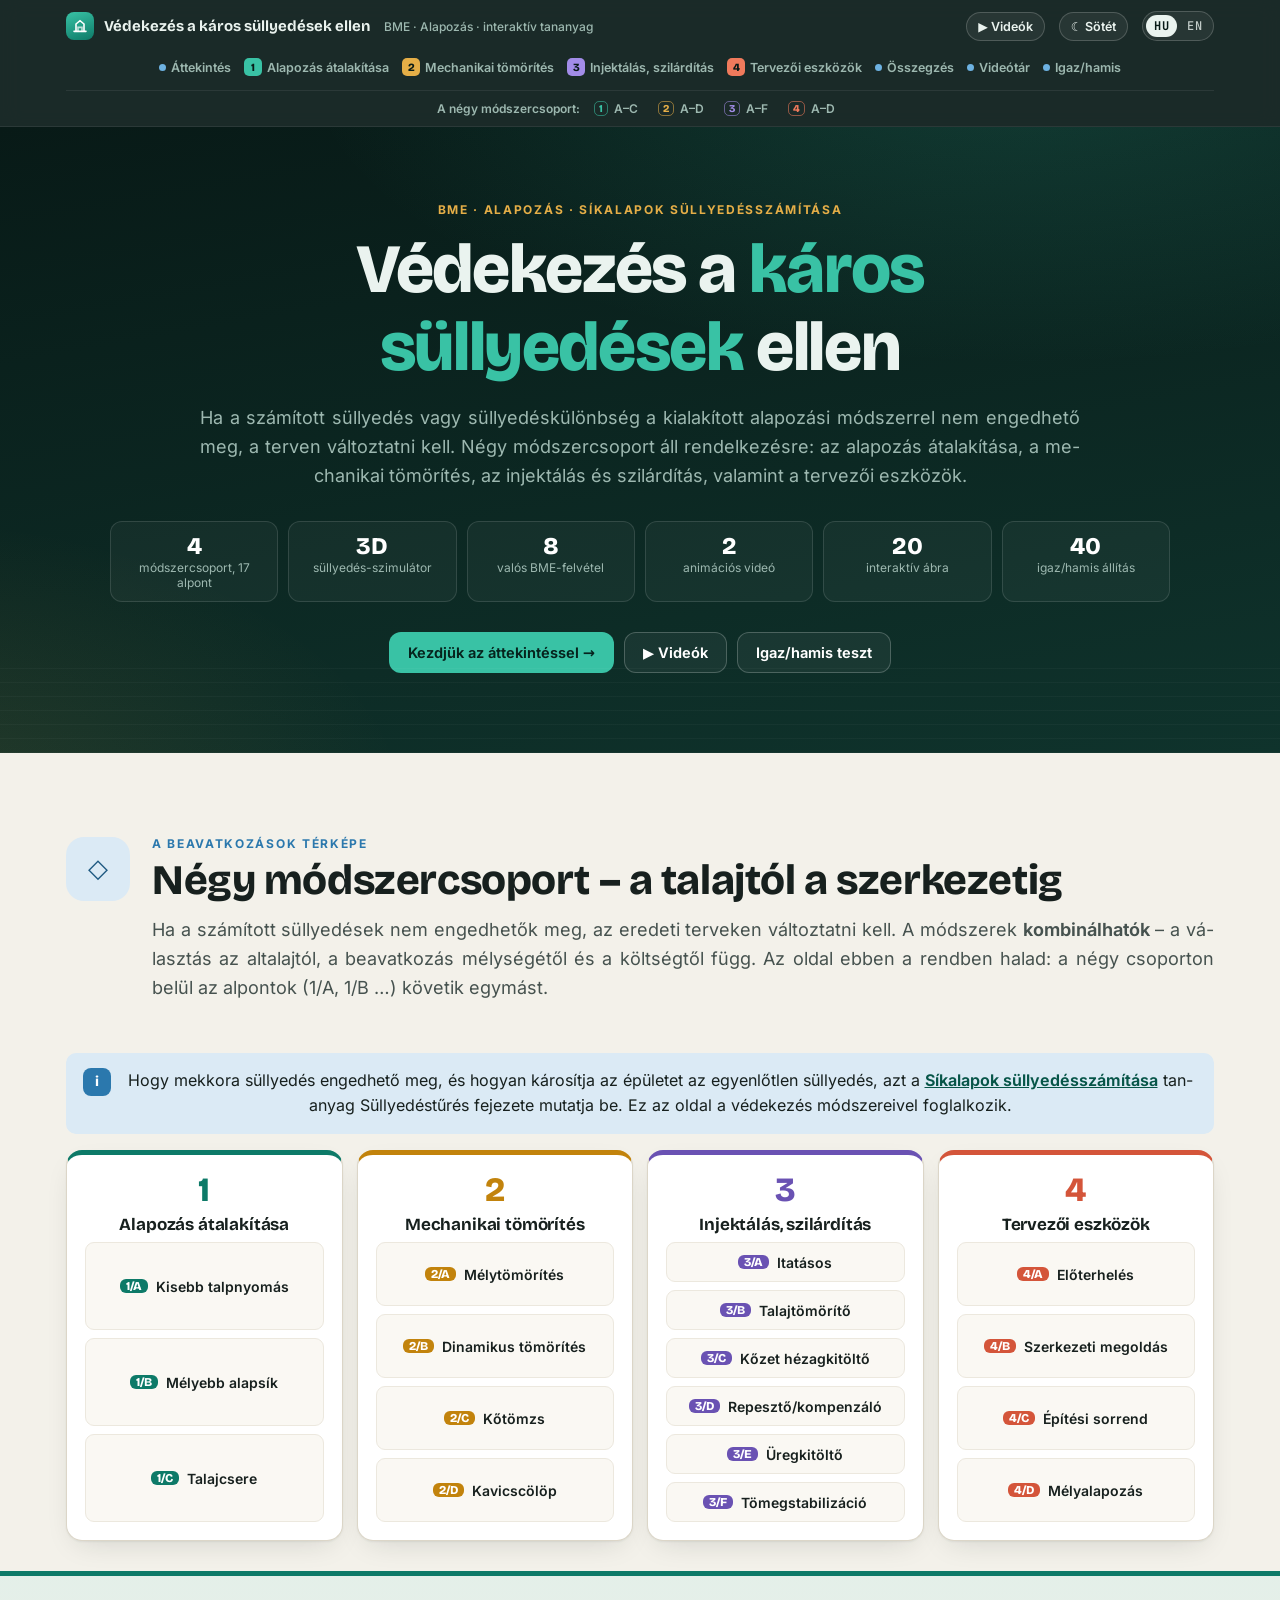
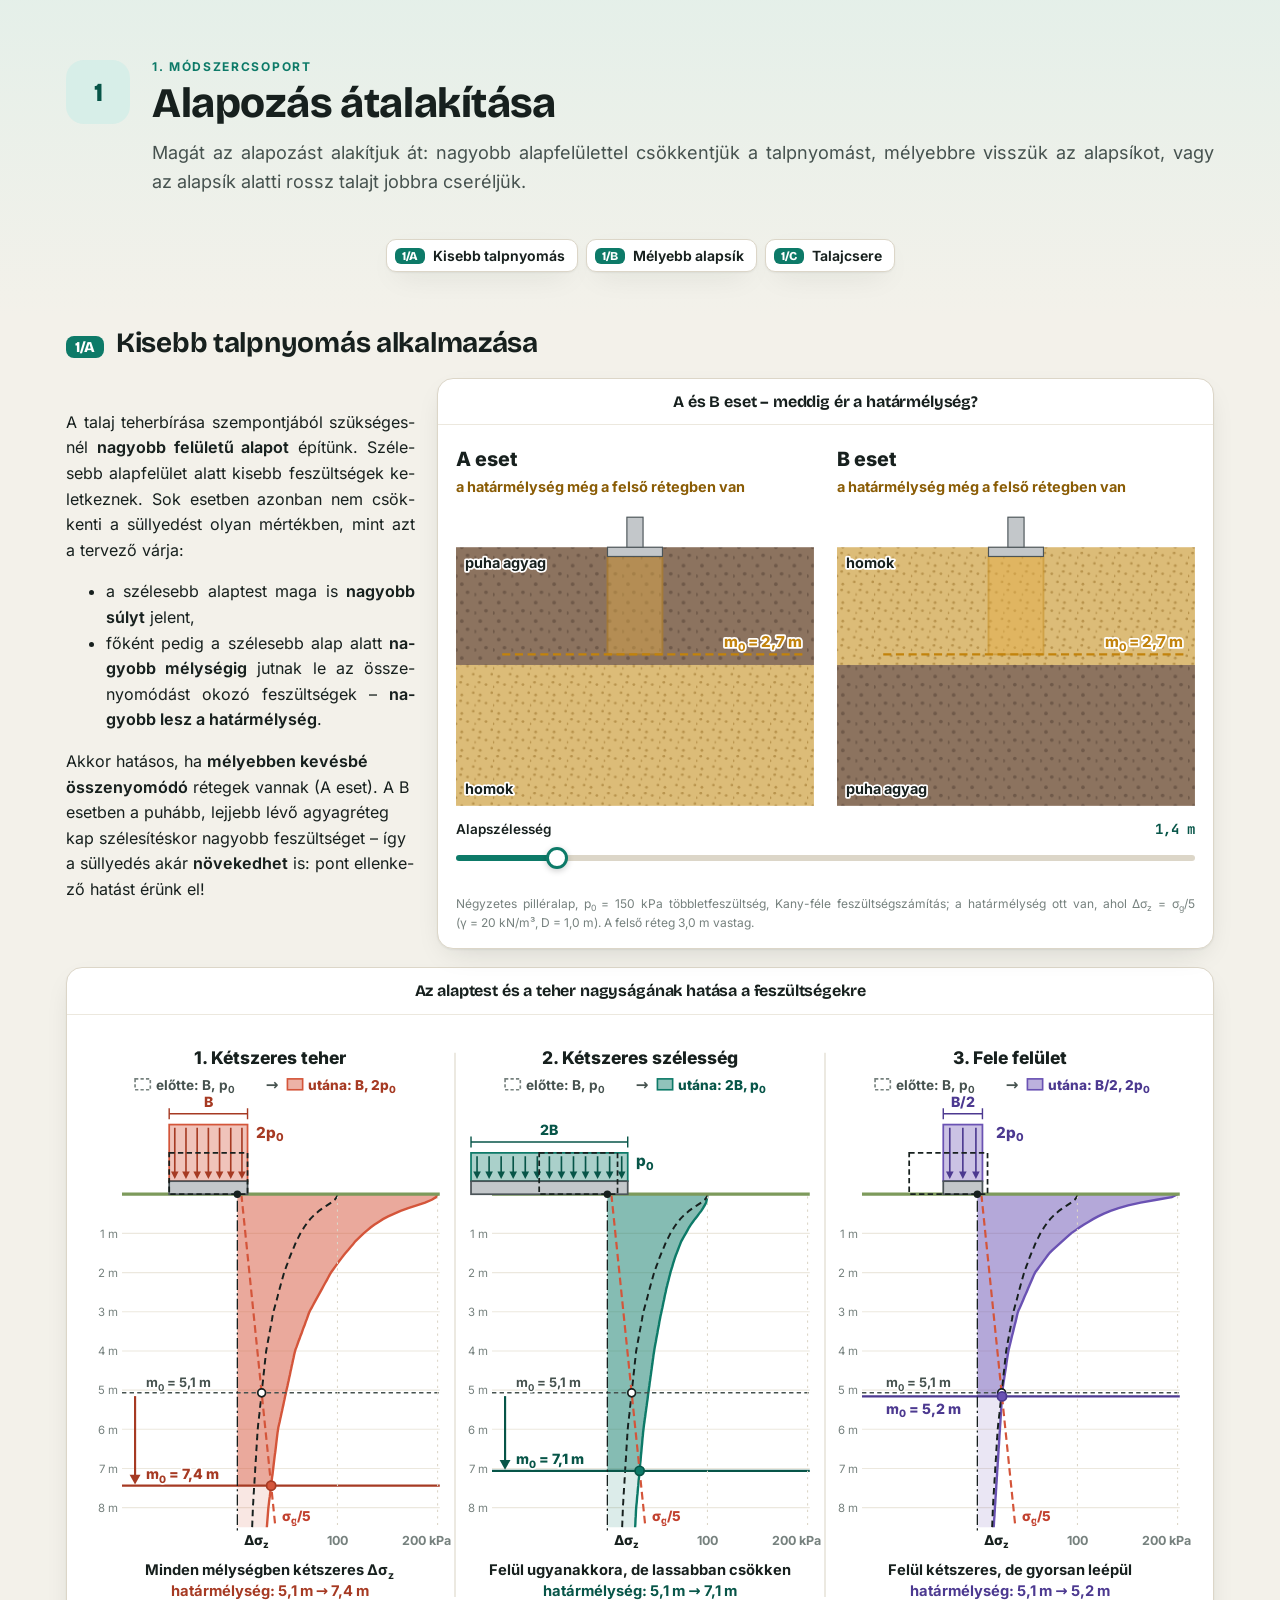
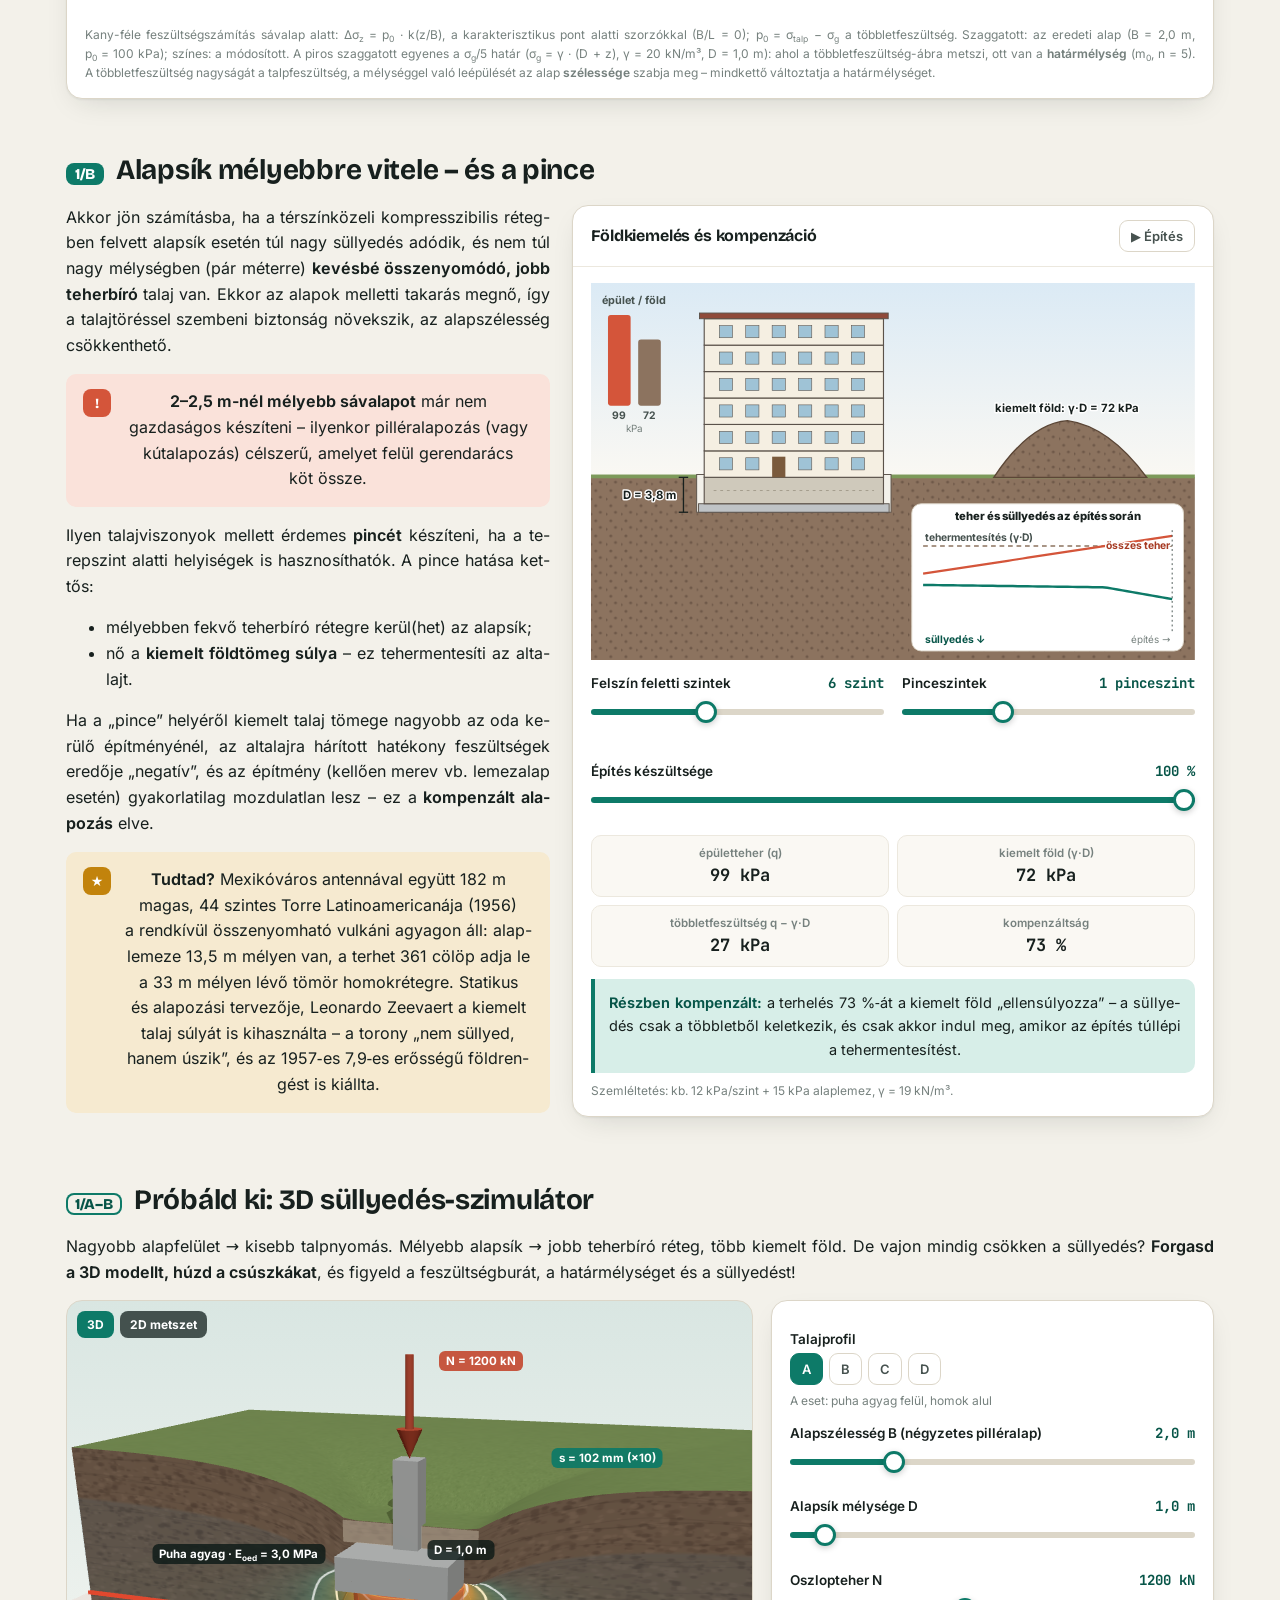
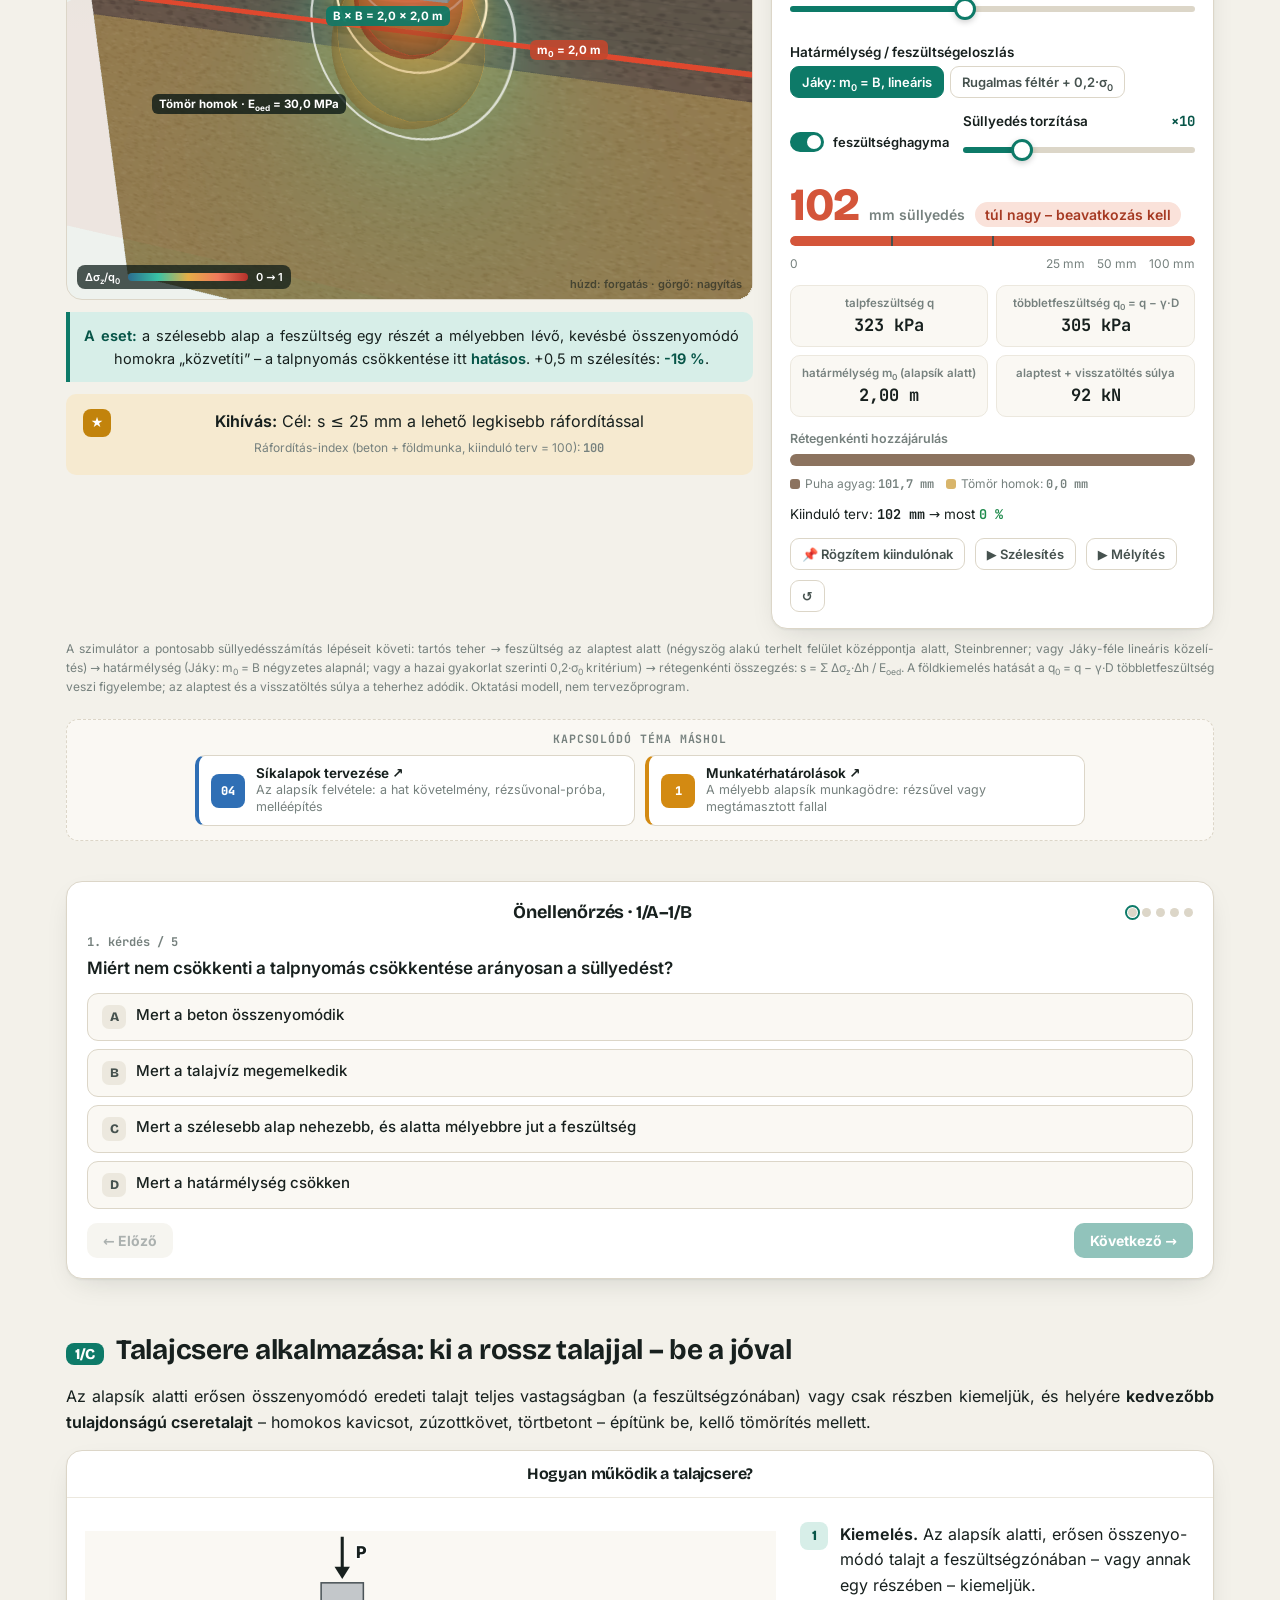
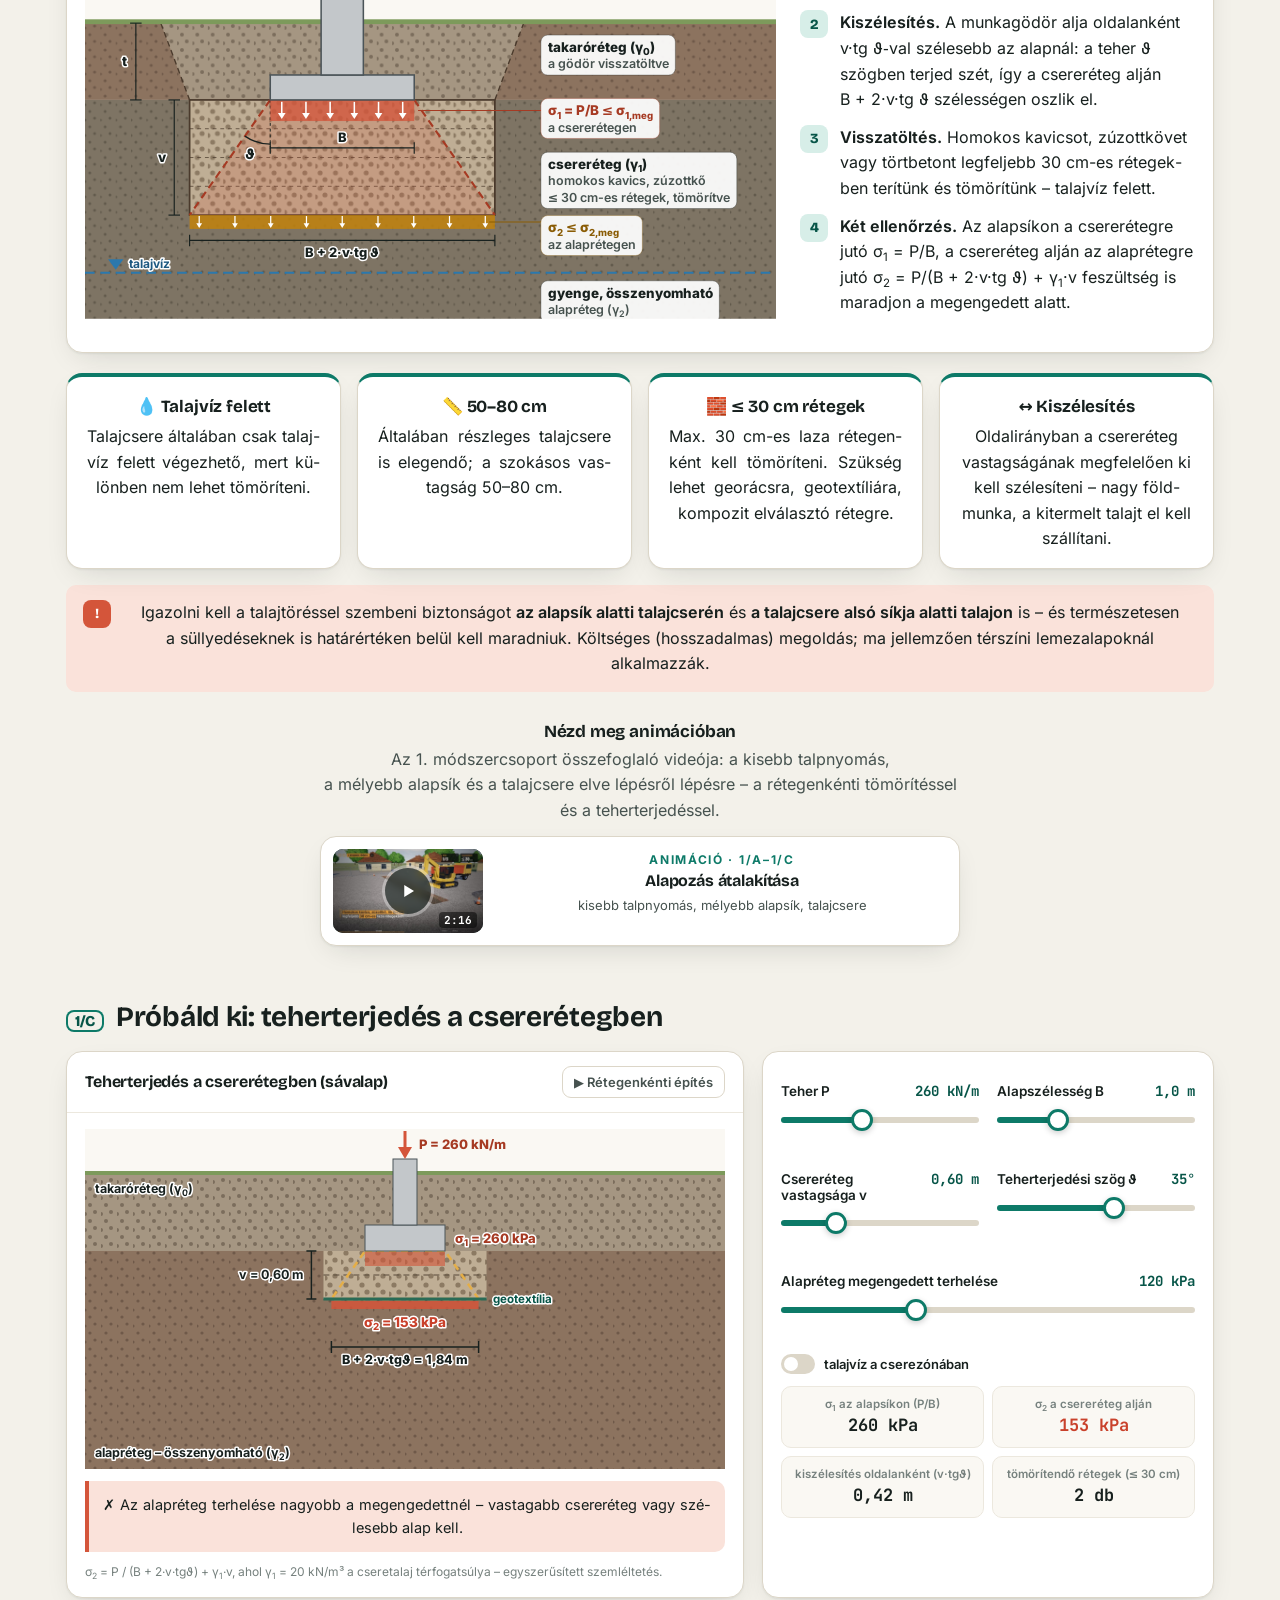
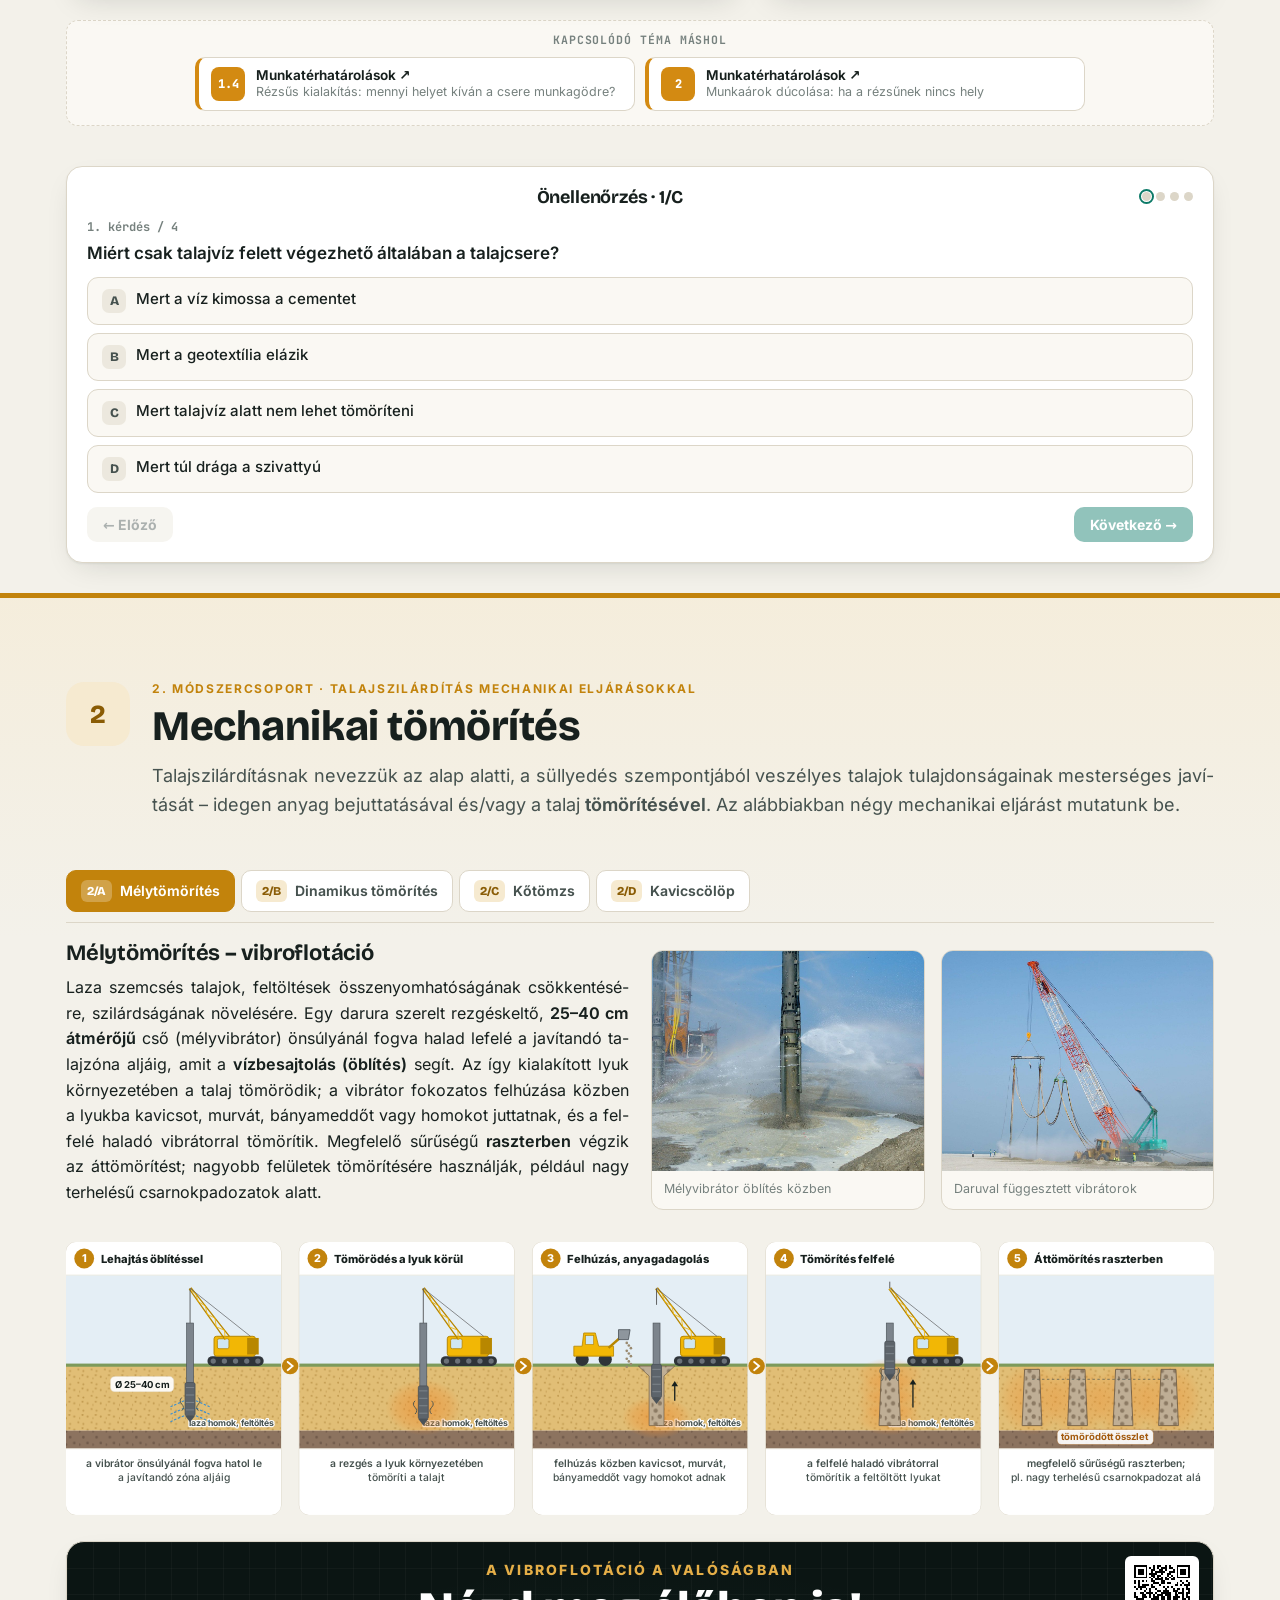
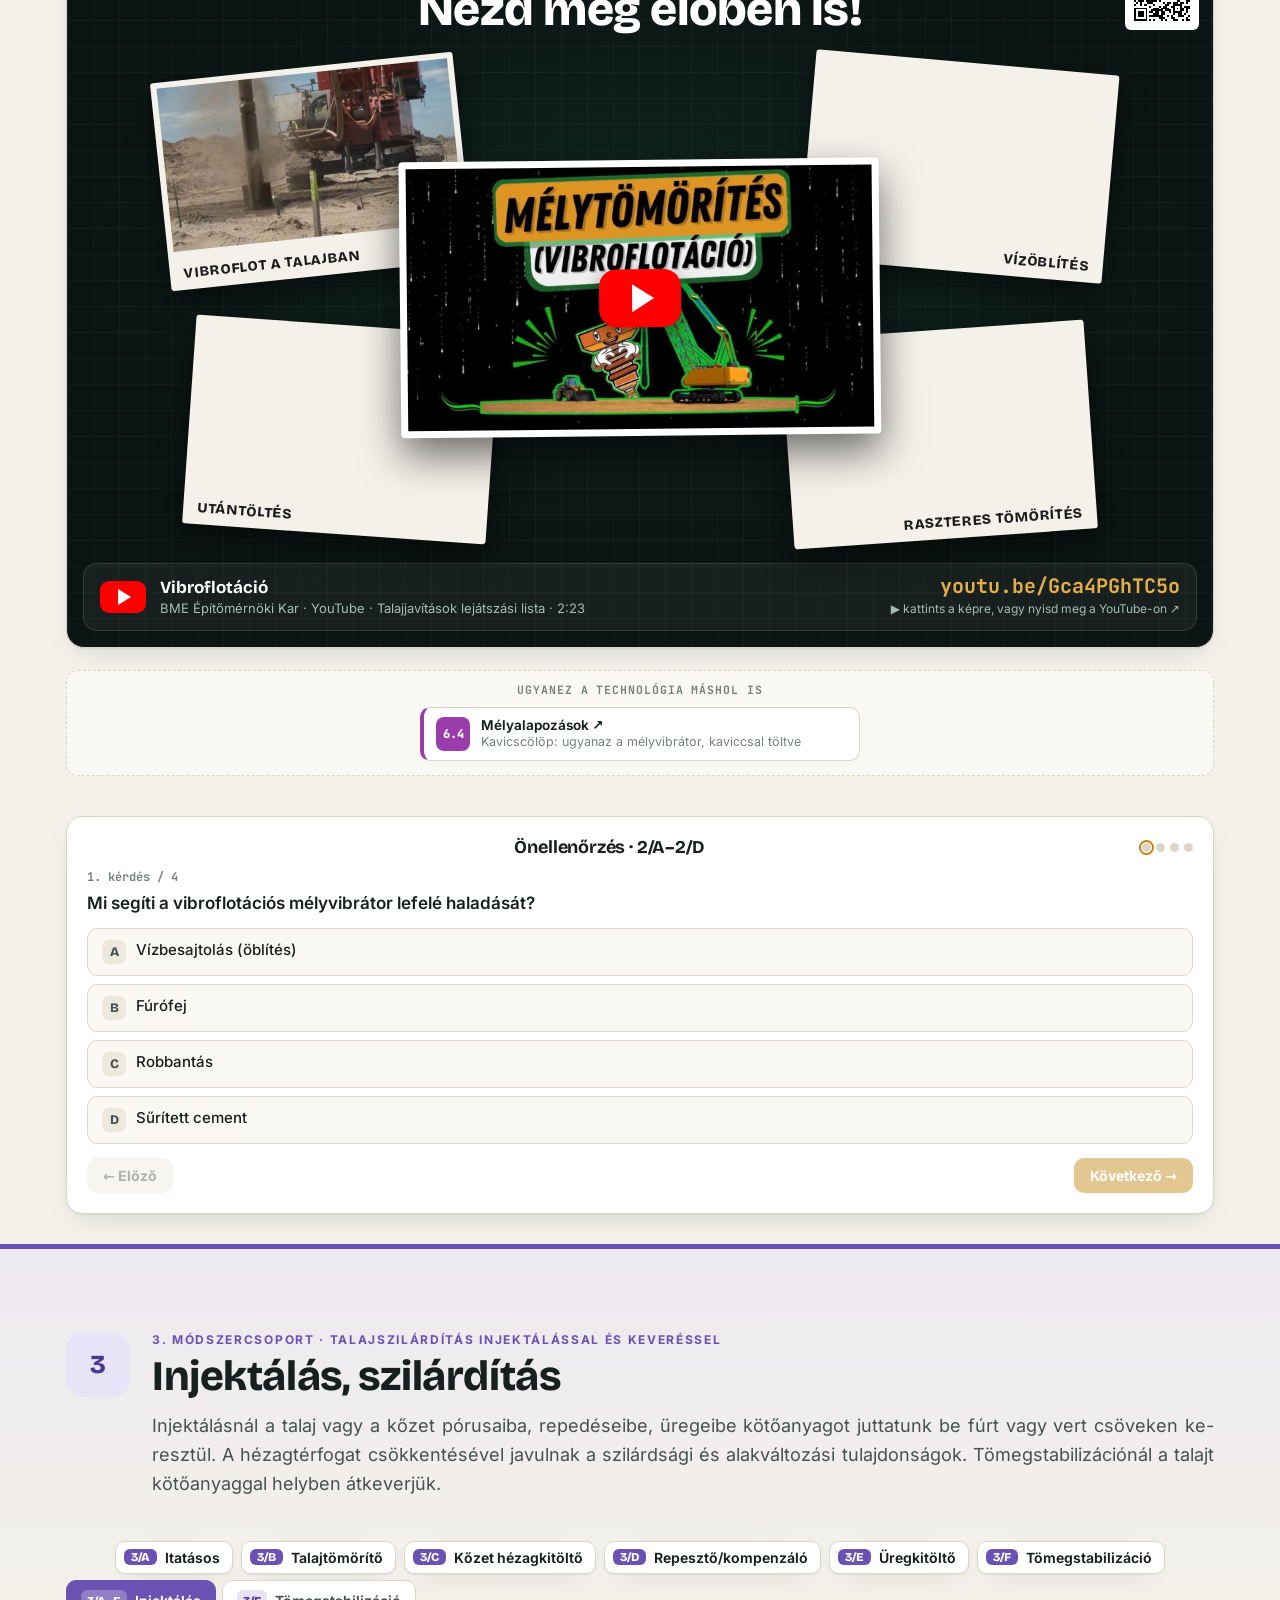
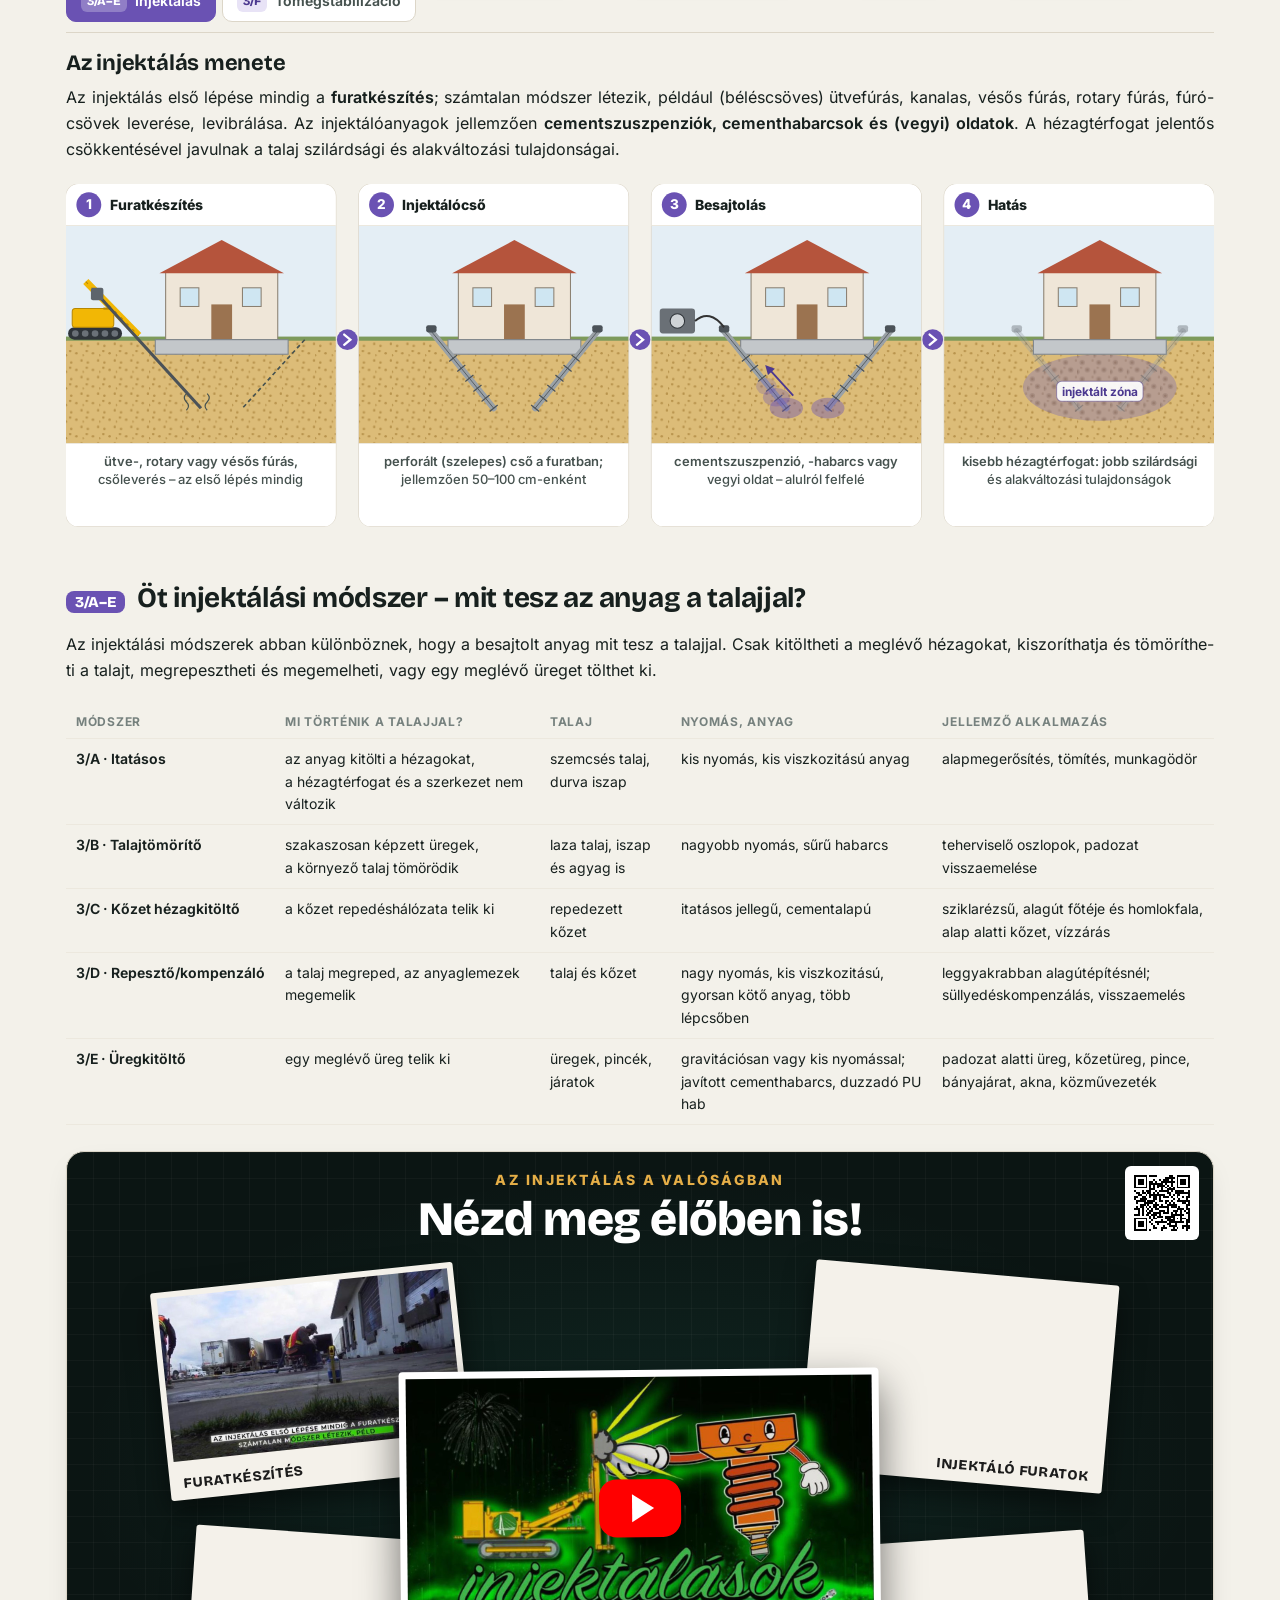
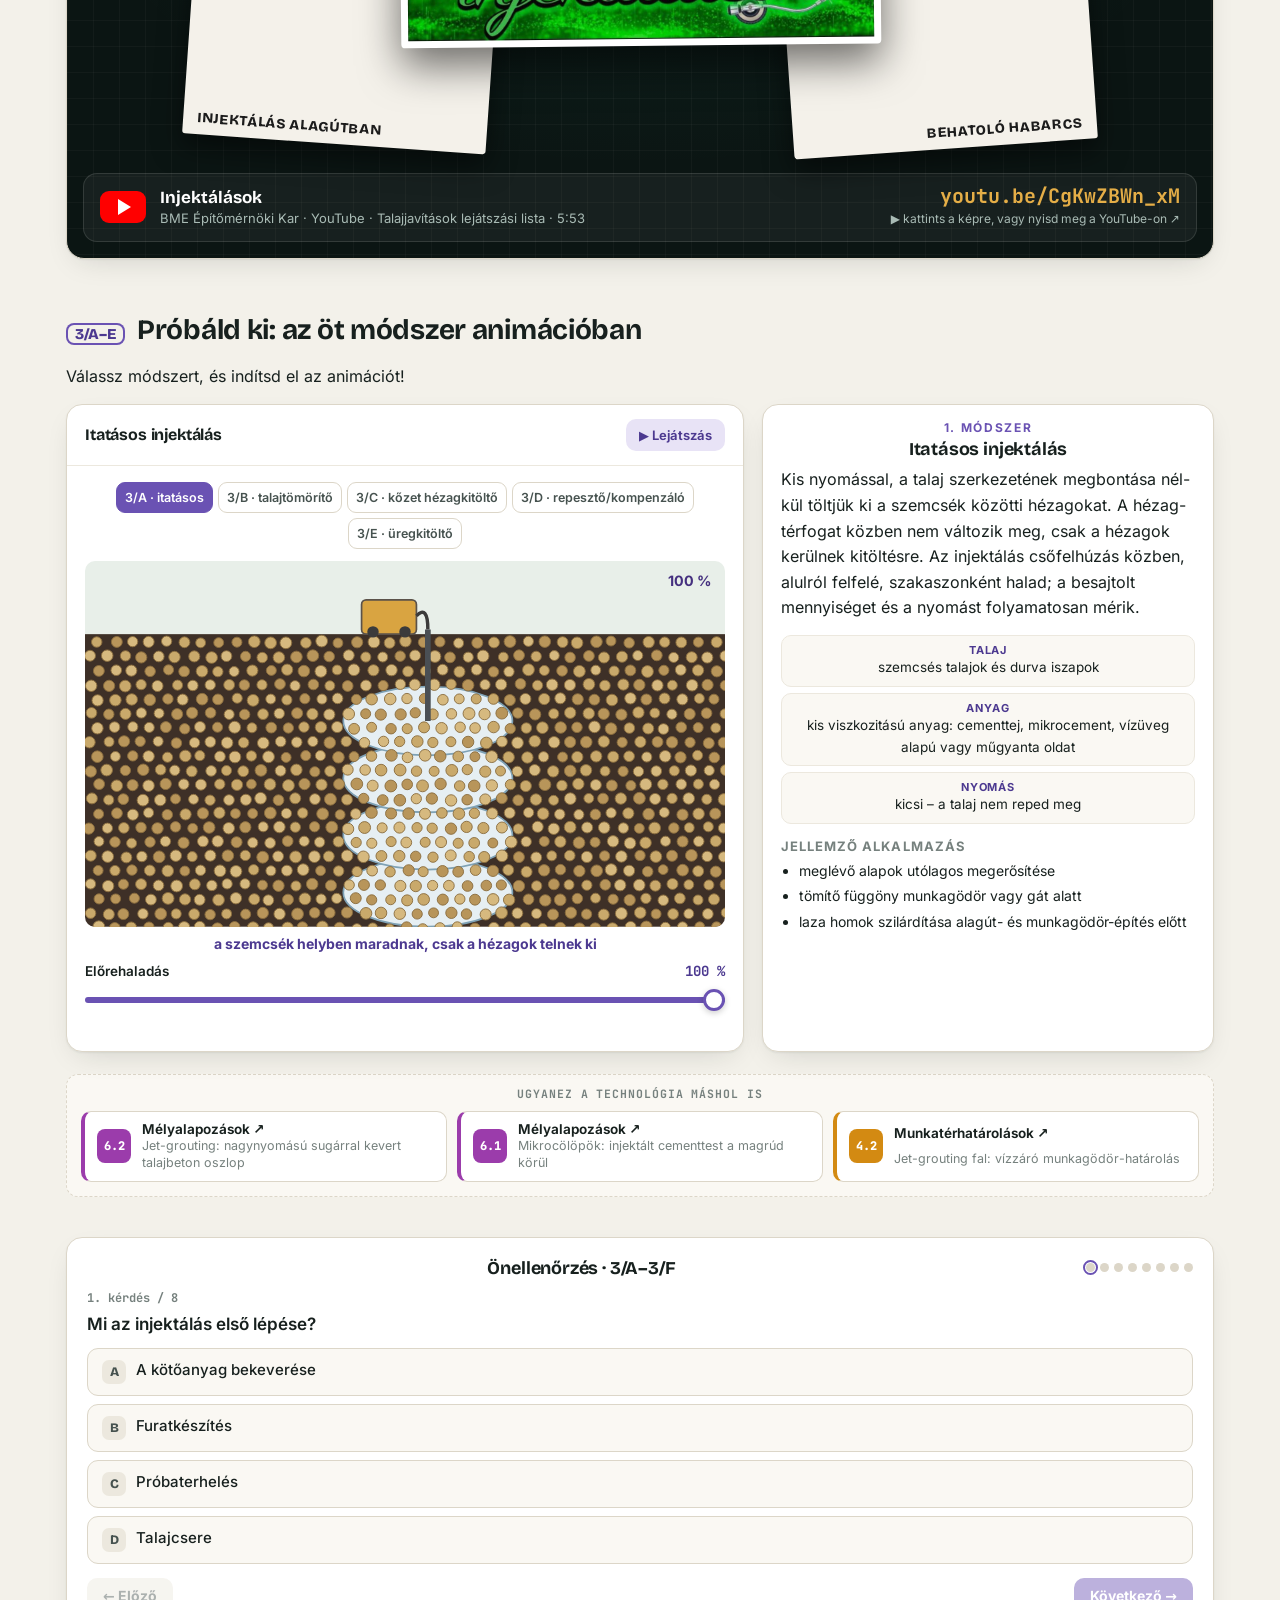
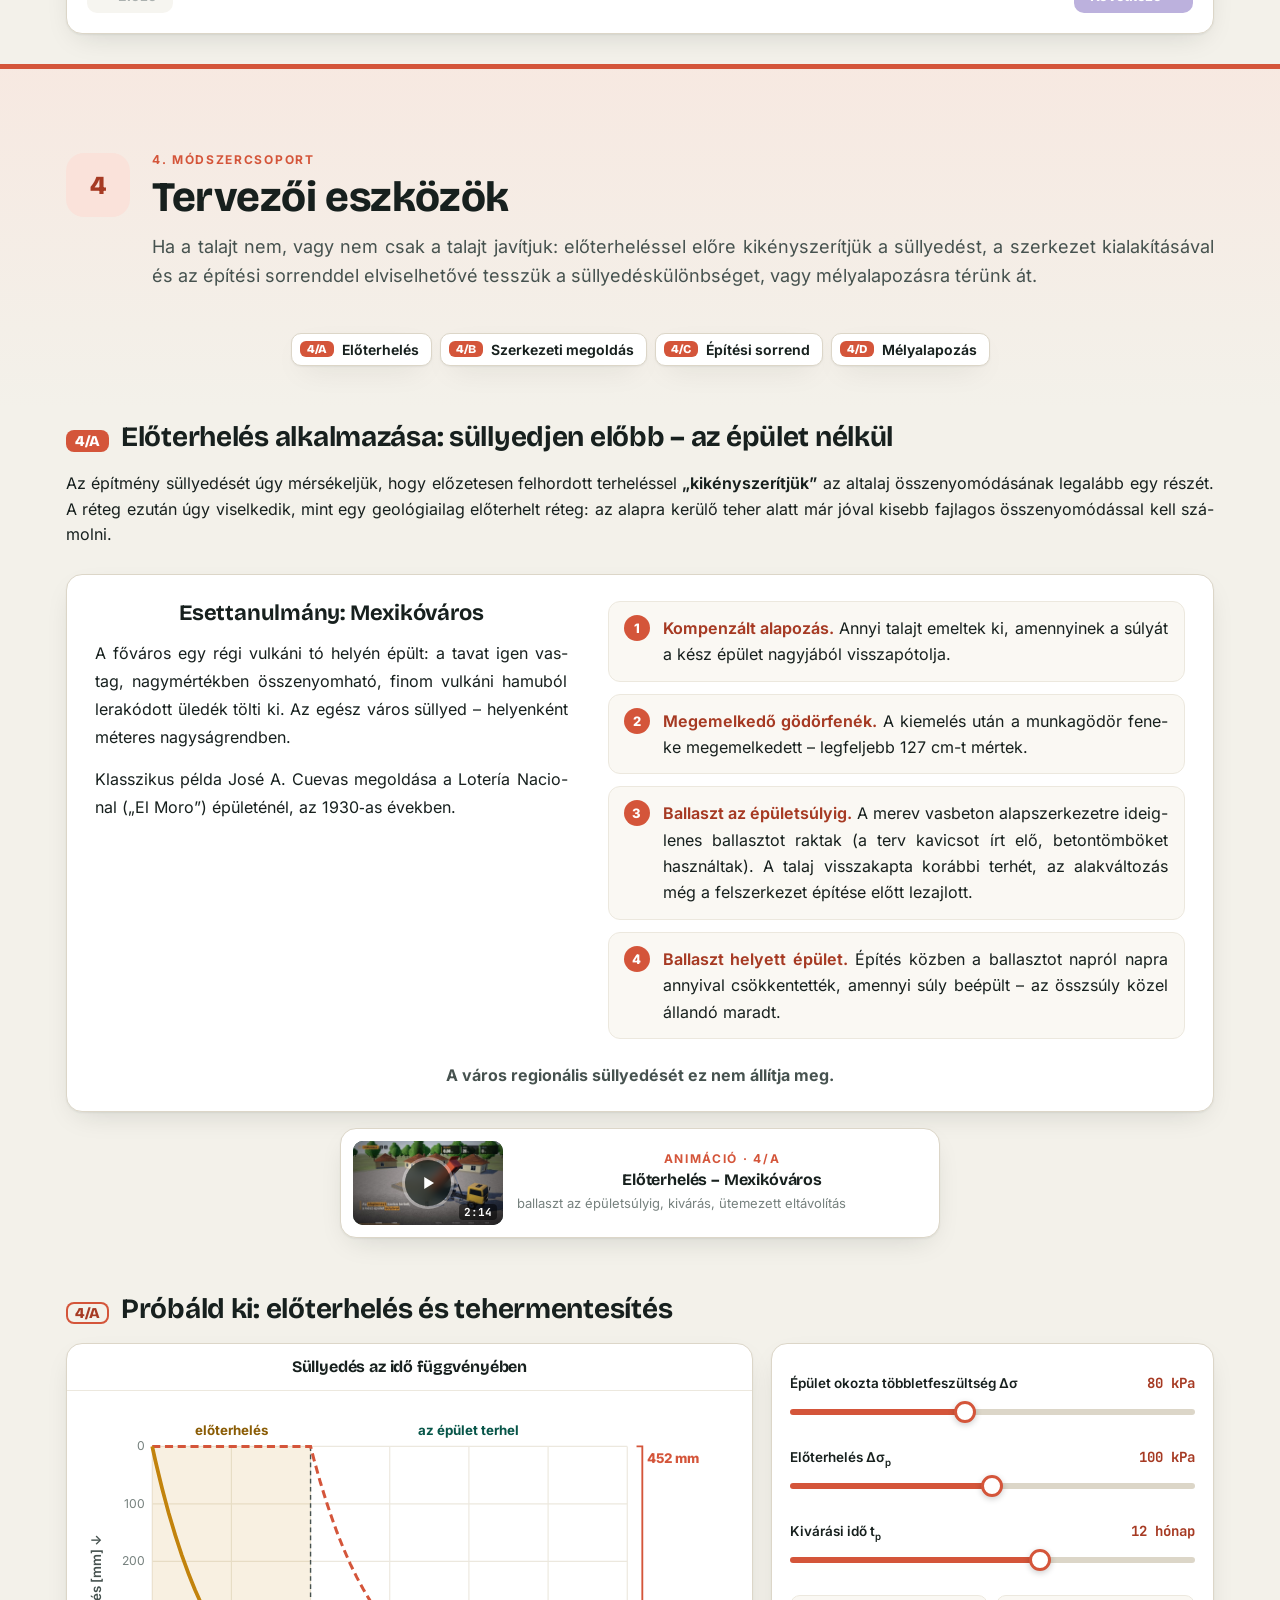
<file: index.html>
<!doctype html>
<html lang="hu">
<head>
<meta charset="utf-8">
<meta name="viewport" content="width=device-width, initial-scale=1, viewport-fit=cover">
<title>Védekezés a káros süllyedések ellen</title>
<meta name="description" content="Interaktív tananyag: kisebb talpnyomás, mélyebb alapsík, talajcsere, tömörítés, injektálás, tömegstabilizáció, előterhelés – 3D szimulátorral, valós felvételekkel, kvízekkel.">
<meta name="theme-color" content="#0b2420">
<meta property="og:title" content="Védekezés a káros süllyedések ellen">
<meta property="og:description" content="BME Alapozás · interaktív tananyag 3D süllyedés-szimulátorral, videókkal és kvízekkel.">
<link rel="alternate" hreflang="hu" href="https://vedekezesakarossullyedesekellen.vercel.app/">
<link rel="alternate" hreflang="en" href="https://vedekezesakarossullyedesekellen.vercel.app/en">
<link rel="alternate" hreflang="x-default" href="https://vedekezesakarossullyedesekellen.vercel.app/">
<script>/*nyelv*/try{if(localStorage.getItem('alap-lang')==='en'&&!/[?&]hu\b/.test(location.search))location.replace('en'+location.hash)}catch(e){}</script>
<link rel="icon" href="data:image/svg+xml,%3Csvg xmlns='http://www.w3.org/2000/svg' viewBox='0 0 32 32'%3E%3Crect width='32' height='32' rx='8' fill='%230d7a68'/%3E%3Cpath d='M7 25h18M10 25V14l6-5 6 5v11' fill='none' stroke='white' stroke-width='2.6' stroke-linecap='round' stroke-linejoin='round'/%3E%3C/svg%3E">
<style id="fonts-css">@font-face{font-family:'Bricolage Grotesque';font-style:normal;font-weight:200 800;font-display:swap;src:url(fonts/bricolage-grotesque-latin-opsz-normal.woff2) format('woff2-variations');unicode-range:U+0000-00FF,U+0131,U+0152-0153,U+02BB-02BC,U+02C6,U+02DA,U+02DC,U+0304,U+0308,U+0329,U+2000-206F,U+20AC,U+2122,U+2191,U+2193,U+2212,U+2215,U+FEFF,U+FFFD}@font-face{font-family:'Bricolage Grotesque';font-style:normal;font-weight:200 800;font-display:swap;src:url(fonts/bricolage-grotesque-latin-ext-opsz-normal.woff2) format('woff2-variations');unicode-range:U+0100-02BA,U+02BD-02C5,U+02C7-02CC,U+02CE-02D7,U+02DD-02FF,U+0304,U+0308,U+0329,U+1D00-1DBF,U+1E00-1E9F,U+1EF2-1EFF,U+2020,U+20A0-20AB,U+20AD-20C0,U+2113,U+2C60-2C7F,U+A720-A7FF}@font-face{font-family:'Inter';font-style:normal;font-weight:100 900;font-display:swap;src:url(fonts/inter-latin-wght-normal.woff2) format('woff2-variations');unicode-range:U+0000-00FF,U+0131,U+0152-0153,U+02BB-02BC,U+02C6,U+02DA,U+02DC,U+0304,U+0308,U+0329,U+2000-206F,U+20AC,U+2122,U+2191,U+2193,U+2212,U+2215,U+FEFF,U+FFFD}@font-face{font-family:'Inter';font-style:normal;font-weight:100 900;font-display:swap;src:url(fonts/inter-latin-ext-wght-normal.woff2) format('woff2-variations');unicode-range:U+0100-02BA,U+02BD-02C5,U+02C7-02CC,U+02CE-02D7,U+02DD-02FF,U+0304,U+0308,U+0329,U+1D00-1DBF,U+1E00-1E9F,U+1EF2-1EFF,U+2020,U+20A0-20AB,U+20AD-20C0,U+2113,U+2C60-2C7F,U+A720-A7FF}@font-face{font-family:'Inter';font-style:normal;font-weight:100 900;font-display:swap;src:url(fonts/inter-greek-wght-normal.woff2) format('woff2-variations');unicode-range:U+0370-0377,U+037A-037F,U+0384-038A,U+038C,U+038E-03A1,U+03A3-03FF}@font-face{font-family:'JetBrains Mono';font-style:normal;font-weight:100 800;font-display:swap;src:url(fonts/jetbrains-mono-latin-wght-normal.woff2) format('woff2-variations');unicode-range:U+0000-00FF,U+0131,U+0152-0153,U+02BB-02BC,U+02C6,U+02DA,U+02DC,U+0304,U+0308,U+0329,U+2000-206F,U+20AC,U+2122,U+2191,U+2193,U+2212,U+2215,U+FEFF,U+FFFD}@font-face{font-family:'JetBrains Mono';font-style:normal;font-weight:100 800;font-display:swap;src:url(fonts/jetbrains-mono-latin-ext-wght-normal.woff2) format('woff2-variations');unicode-range:U+0100-02BA,U+02BD-02C5,U+02C7-02CC,U+02CE-02D7,U+02DD-02FF,U+0304,U+0308,U+0329,U+1D00-1DBF,U+1E00-1E9F,U+1EF2-1EFF,U+2020,U+20A0-20AB,U+20AD-20C0,U+2113,U+2C60-2C7F,U+A720-A7FF}@font-face{font-family:'JetBrains Mono';font-style:normal;font-weight:100 800;font-display:swap;src:url(fonts/jetbrains-mono-greek-wght-normal.woff2) format('woff2-variations');unicode-range:U+0370-0377,U+037A-037F,U+0384-038A,U+038C,U+038E-03A1,U+03A3-03FF}</style>
<script src="vendor/hyphenopoly/Hyphenopoly_Loader.js"></script>
<script>Hyphenopoly.config({ require: { "hu": "FORCEHYPHENOPOLY" }, setup: { hide: "none", selectors: { ".hyphenate": { minWordLength: 6, compound: "auto" } } } });</script>
<script type="importmap">{"imports":{"three":"./vendor/three/three.module.min.js","three/addons/":"./vendor/three/addons/"}}</script>
<style>
:root{
  --bg:#f3f1ea;--bg2:#ebe7dc;--card:#ffffff;--card2:#faf8f3;--ink:#17201e;--ink2:#46524f;--mute:#76817e;--line:#dcd6c8;--line2:#ece8de;
  --teal:#0d7a68;--teal-ink:#075548;--teal-soft:#d7eee8;
  --coral:#d4553a;--coral-ink:#a63a23;--coral-soft:#fae2da;
  --amber:#c2830c;--amber-ink:#8a5c05;--amber-soft:#f6ead0;
  --violet:#6a52b3;--violet-ink:#4c3990;--violet-soft:#e8e3f6;
  --sky:#2b78ad;--sky-ink:#1d5880;--sky-soft:#dbeaf5;
  --ok:#1f8a4c;--ok-soft:#dcf1e3;--warn:#c2830c;--bad:#c9412b;
  --hero1:#081a17;--hero2:#0f332c;--hero-ink:#eaf3ef;--hero-mute:#9db8b0;
  --shadow:0 1px 2px rgba(22,32,30,.06),0 10px 30px -12px rgba(22,32,30,.18);
  --r:16px;--r2:10px;
  --fh:'Bricolage Grotesque',ui-sans-serif,system-ui,'Segoe UI',sans-serif;
  --fb:'Inter',ui-sans-serif,system-ui,'Segoe UI',Roboto,sans-serif;
  --fm:'JetBrains Mono',ui-monospace,'SFMono-Regular',Consolas,monospace;
  --c:var(--teal);--cs:var(--teal-soft);--ci:var(--teal-ink);
}
@media (prefers-color-scheme:dark){:root:not([data-theme="light"]){
  --bg:#0e1413;--bg2:#121a18;--card:#17201e;--card2:#1b2523;--ink:#e8eeec;--ink2:#b3bfbb;--mute:#83908c;--line:#2b3633;--line2:#222c2a;
  --teal:#39c2a5;--teal-ink:#86e0cc;--teal-soft:#15362f;
  --coral:#f07a5c;--coral-ink:#ffb19c;--coral-soft:#3a221c;
  --amber:#e5ae47;--amber-ink:#f5cf86;--amber-soft:#342913;
  --violet:#a28ce8;--violet-ink:#c9bbf5;--violet-soft:#27223d;
  --sky:#6db2e2;--sky-ink:#a9d3f0;--sky-soft:#162a38;
  --ok:#4cc584;--ok-soft:#163222;--warn:#e5ae47;--bad:#f07a5c;
  --shadow:0 1px 2px rgba(0,0,0,.3),0 12px 34px -14px rgba(0,0,0,.6);color-scheme:dark}}
:root[data-theme="dark"]{
  --bg:#0e1413;--bg2:#121a18;--card:#17201e;--card2:#1b2523;--ink:#e8eeec;--ink2:#b3bfbb;--mute:#83908c;--line:#2b3633;--line2:#222c2a;
  --teal:#39c2a5;--teal-ink:#86e0cc;--teal-soft:#15362f;
  --coral:#f07a5c;--coral-ink:#ffb19c;--coral-soft:#3a221c;
  --amber:#e5ae47;--amber-ink:#f5cf86;--amber-soft:#342913;
  --violet:#a28ce8;--violet-ink:#c9bbf5;--violet-soft:#27223d;
  --sky:#6db2e2;--sky-ink:#a9d3f0;--sky-soft:#162a38;
  --ok:#4cc584;--ok-soft:#163222;--warn:#e5ae47;--bad:#f07a5c;
  --shadow:0 1px 2px rgba(0,0,0,.3),0 12px 34px -14px rgba(0,0,0,.6);color-scheme:dark}
*{box-sizing:border-box}
html{scroll-behavior:smooth;scroll-padding-top:120px}
body{margin:0;background:var(--bg);color:var(--ink);font:16px/1.6 var(--fb);-webkit-font-smoothing:antialiased;text-rendering:optimizeLegibility}
img{max-width:100%;display:block}
a{color:var(--teal-ink)}
h1,h2,h3,h4{font-family:var(--fh);line-height:1.12;letter-spacing:-.01em;margin:0;text-wrap:balance}
h2{font-size:clamp(28px,3.4vw,42px);font-weight:750}
h3{font-size:22px;font-weight:700}
h4{font-size:17px;font-weight:700}
p{margin:0 0 .9em}
.mono{font-family:var(--fm);font-variant-numeric:tabular-nums}
.wrap{max-width:1180px;margin:0 auto;padding-left:max(16px,env(safe-area-inset-left,0px));padding-right:max(16px,env(safe-area-inset-right,0px))}
.kicker{font:700 12px/1.2 var(--fb);letter-spacing:.14em;text-transform:uppercase;color:var(--c)}
.lead{font-size:18px;color:var(--ink2)}
.muted{color:var(--mute)}
b,strong{font-weight:650}
mark{background:var(--cs);color:var(--ci);padding:0 .25em;border-radius:4px}

/* ---- topbar ---- */
body::before{content:"";position:fixed;inset:0 0 auto;height:env(safe-area-inset-top,0px);background:var(--hero1);z-index:60}
.topbar{position:sticky;top:env(safe-area-inset-top,0px);z-index:50;background:color-mix(in srgb,var(--hero1) 92%,transparent);backdrop-filter:blur(10px);color:var(--hero-ink);border-bottom:1px solid rgba(255,255,255,.07)}
.topbar .row1{display:flex;align-items:center;gap:14px;height:52px}
.brand{display:flex;align-items:center;gap:10px;text-decoration:none;color:inherit;font:700 15px var(--fh);white-space:nowrap}
.brand .logo{width:28px;height:28px;border-radius:8px;background:linear-gradient(160deg,#39c2a5,#0d7a68);display:grid;place-items:center}
.brand small{font:500 12px var(--fb);color:var(--hero-mute);margin-left:4px}
.topbar .sp{flex:1}
.tbtn{display:inline-flex;align-items:center;gap:6px;border:1px solid rgba(255,255,255,.18);background:rgba(255,255,255,.06);color:var(--hero-ink);font:600 12.5px var(--fb);padding:6px 11px;border-radius:999px;cursor:pointer;text-decoration:none;white-space:nowrap}
.tbtn:hover{background:rgba(255,255,255,.14)}
.chapnav{display:flex;gap:4px;overflow-x:auto;scrollbar-width:none;padding:0 0 8px}
.chapnav::-webkit-scrollbar{display:none}
.chapnav a{flex:none;display:flex;align-items:center;gap:7px;color:var(--hero-mute);text-decoration:none;font:600 12.5px var(--fb);padding:6px 10px;border-radius:8px;white-space:nowrap}
.chapnav a i{width:7px;height:7px;border-radius:50%;background:var(--dot,#39c2a5);display:inline-block}
.chapnav a:hover{color:#fff;background:rgba(255,255,255,.06)}
.chapnav a.on{color:#fff;background:rgba(255,255,255,.1)}
.progress{position:absolute;left:0;bottom:-1px;height:2px;background:linear-gradient(90deg,#39c2a5,#e5ae47,#f07a5c);width:0}

/* ---- hero ---- */
.hero{background:radial-gradient(1200px 500px at 80% -10%,rgba(57,194,165,.18),transparent 60%),radial-gradient(900px 500px at -10% 110%,rgba(229,174,71,.12),transparent 60%),linear-gradient(170deg,var(--hero1),var(--hero2));color:var(--hero-ink);position:relative;overflow:hidden}
.hero::after{content:"";position:absolute;left:0;right:0;bottom:0;height:90px;background:repeating-linear-gradient(0deg,rgba(255,255,255,.03) 0 1px,transparent 1px 14px);pointer-events:none}
.hero .wrap{display:grid;grid-template-columns:1.1fr .9fr;gap:48px;align-items:center;padding-block:64px 72px}
.hero .kicker{color:#e5ae47}
.hero h1{font-size:clamp(40px,5.4vw,70px);font-weight:800;margin:14px 0 18px;letter-spacing:-.02em}
.hero h1 em{font-style:normal;color:#39c2a5}
.hero p.lead{color:var(--hero-mute);font-size:18px}
.stats{display:grid;grid-template-columns:repeat(5,minmax(0,1fr));gap:10px;margin:22px 0 26px}
.stat{border:1px solid rgba(255,255,255,.12);background:rgba(255,255,255,.04);border-radius:12px;padding:10px 12px;min-width:0}
.stat span{display:block;line-height:1.3}
.card [data-cause]{margin-bottom:12px}
section.chap{scroll-margin-top:60px}
.stat b{display:block;font:800 24px var(--fh);color:#fff}
.stat span{font-size:12px;color:var(--hero-mute)}
.btns{display:flex;flex-wrap:wrap;gap:10px}
.btn{display:inline-flex;align-items:center;gap:8px;font:650 14.5px var(--fb);padding:11px 18px;border-radius:12px;text-decoration:none;cursor:pointer;border:1px solid transparent}
.btn.pri{background:#39c2a5;color:#06231d}
.btn.pri:hover{background:#5fd6bd}
.btn.ghost{border-color:rgba(255,255,255,.22);color:#fff;background:rgba(255,255,255,.05)}
.btn.ghost:hover{background:rgba(255,255,255,.12)}
.pill{display:inline-flex;align-items:center;gap:6px;padding:3px 10px;border-radius:999px;font:700 12px var(--fb)}

/* ---- chapters ---- */
section.chap{padding-block:84px 30px;border-top:1px solid var(--line2)}
section.chap:first-of-type{border-top:0}
.chhead{display:grid;grid-template-columns:auto 1fr;gap:22px;align-items:start;margin-bottom:34px}
.chnum{width:64px;height:64px;border-radius:18px;background:var(--cs);color:var(--ci);display:grid;place-items:center;font:800 26px var(--fh)}
.chhead h2{margin:6px 0 12px}
.c-teal{--c:var(--teal);--cs:var(--teal-soft);--ci:var(--teal-ink)}
.c-coral{--c:var(--coral);--cs:var(--coral-soft);--ci:var(--coral-ink)}
.c-amber{--c:var(--amber);--cs:var(--amber-soft);--ci:var(--amber-ink)}
.c-violet{--c:var(--violet);--cs:var(--violet-soft);--ci:var(--violet-ink)}
.c-sky{--c:var(--sky);--cs:var(--sky-soft);--ci:var(--sky-ink)}
.sub-h{display:flex;align-items:baseline;gap:12px;margin:56px 0 18px}
.sub-h .lt{font:800 15px var(--fh);color:#fff;background:var(--c);border-radius:8px;padding:2px 9px;flex:none}
.sub-h h3{font-size:clamp(22px,2.4vw,28px)}
.grid{display:grid;gap:16px}
.g2{grid-template-columns:repeat(2,minmax(0,1fr))}
.g3{grid-template-columns:repeat(3,minmax(0,1fr))}
.g4{grid-template-columns:repeat(4,minmax(0,1fr))}
.card{background:var(--card);border:1px solid var(--line);border-radius:var(--r);padding:20px 20px 16px;box-shadow:var(--shadow);min-width:0}
.card.top{border-top:4px solid var(--c)}
.card h4{margin-bottom:8px}
.card p:last-child{margin-bottom:0}
.card .ico{width:38px;height:38px;border-radius:10px;background:var(--cs);color:var(--ci);display:grid;place-items:center;margin-bottom:12px}
.card ul{margin:.2em 0 .6em;padding-left:1.1em}
.card li{margin:.25em 0}
.callout{border-radius:var(--r2);padding:14px 16px;border:1px solid var(--line);background:var(--card2);display:grid;grid-template-columns:auto 1fr;gap:12px;align-items:start;margin:16px 0}
.callout .ci{width:28px;height:28px;border-radius:8px;display:grid;place-items:center;font:800 14px var(--fh);color:#fff;background:var(--c)}
.callout p{margin:0}
.callout.warn{--c:var(--coral);background:var(--coral-soft);border-color:transparent}
.callout.tip{--c:var(--teal);background:var(--teal-soft);border-color:transparent}
.callout.dyk{--c:var(--amber);background:var(--amber-soft);border-color:transparent}
.callout.web{--c:var(--sky);background:var(--sky-soft);border-color:transparent}
.callout.warn p,.callout.tip p,.callout.dyk p,.callout.web p{color:var(--ink)}
.facts{display:flex;flex-wrap:wrap;gap:8px;margin:10px 0 4px}
.fact{border:1px solid var(--line);background:var(--card2);border-radius:10px;padding:7px 11px;font-size:13.5px}
.fact b{font-family:var(--fm);color:var(--ci);font-weight:700}
figure{margin:0}
figcaption{font-size:12.5px;color:var(--mute);margin-top:8px}
.photo{border-radius:12px;overflow:hidden;border:1px solid var(--line);background:var(--card2)}
.photo img{width:100%;height:220px;object-fit:cover}
.photo.contain img{object-fit:contain;background:#fff}
.photo figcaption{padding:8px 12px 10px;margin:0}
.src{font-size:12px;color:var(--mute)}
.src a{color:var(--mute)}

/* ---- controls ---- */
.ctl{margin:14px 0}
.ctl label{display:flex;justify-content:space-between;align-items:baseline;gap:10px;font:600 13.5px var(--fb);margin-bottom:6px}
.ctl label .v{font:700 14px var(--fm);color:var(--ci)}
input[type=range]{-webkit-appearance:none;appearance:none;width:100%;height:28px;background:transparent;margin:0}
input[type=range]::-webkit-slider-runnable-track{height:6px;border-radius:6px;background:linear-gradient(90deg,var(--c) var(--p,50%),var(--line) var(--p,50%))}
input[type=range]::-moz-range-track{height:6px;border-radius:6px;background:var(--line)}
input[type=range]::-moz-range-progress{height:6px;border-radius:6px;background:var(--c)}
input[type=range]::-webkit-slider-thumb{-webkit-appearance:none;width:22px;height:22px;border-radius:50%;background:var(--card);border:3px solid var(--c);margin-top:-8px;box-shadow:0 2px 6px rgba(0,0,0,.2);cursor:grab}
input[type=range]::-moz-range-thumb{width:16px;height:16px;border-radius:50%;background:var(--card);border:3px solid var(--c);cursor:grab}
input[type=range]:focus-visible{outline:2px solid var(--c);outline-offset:2px;border-radius:6px}
.seg{display:flex;flex-wrap:wrap;gap:6px}
.seg button,.chip{font:600 13px var(--fb);border:1px solid var(--line);background:var(--card);color:var(--ink2);padding:7px 11px;border-radius:9px;cursor:pointer}
.seg button:hover,.chip:hover{border-color:var(--c);color:var(--ink)}
.seg button.on,.chip.on{background:var(--c);border-color:var(--c);color:#fff}
.tgl{display:flex;align-items:center;gap:9px;font:600 13px var(--fb);cursor:pointer;user-select:none}
.tgl input{appearance:none;width:34px;height:20px;border-radius:999px;background:var(--line);position:relative;cursor:pointer;flex:none;margin:0}
.tgl input::after{content:"";position:absolute;top:3px;left:3px;width:14px;height:14px;border-radius:50%;background:#fff;transition:.15s}
.tgl input:checked{background:var(--c)}
.tgl input:checked::after{left:17px}
.panel{background:var(--card);border:1px solid var(--line);border-radius:var(--r);box-shadow:var(--shadow);overflow:hidden;min-width:0}
.panel .ph{display:flex;align-items:center;justify-content:space-between;gap:10px;padding:14px 18px;border-bottom:1px solid var(--line2)}
.panel .ph h4{font-size:16px}
.panel .pb{padding:16px 18px}
.res{display:grid;grid-template-columns:repeat(2,minmax(0,1fr));gap:8px}
.res>.r:last-child:nth-child(odd){grid-column:1/-1}
.res .r{border:1px solid var(--line2);background:var(--card2);border-radius:10px;padding:8px 10px}
.res .r span{display:block;font-size:11.5px;color:var(--mute);font-weight:600}
.res .r b{font:700 17px var(--fm)}
.big{display:flex;align-items:baseline;gap:10px;margin:4px 0 8px}
.big b{font:800 46px/1 var(--fh);letter-spacing:-.02em}
.big span{font:600 14px var(--fb);color:var(--mute)}
.meter{height:10px;border-radius:6px;background:var(--line2);position:relative;overflow:hidden}
.meter i{position:absolute;left:0;top:0;bottom:0;border-radius:6px;background:var(--ok);transition:width .25s,background .25s}
.meter .lim{position:absolute;top:-3px;bottom:-3px;width:2px;background:var(--ink2)}
.legend{display:flex;flex-wrap:wrap;gap:12px;font-size:12px;color:var(--mute);margin-top:8px}
.legend i{display:inline-block;width:10px;height:10px;border-radius:3px;margin-right:5px;vertical-align:-1px}
svg text{font-family:var(--fb)}
.svgbox{width:100%;height:auto;display:block}
.status{display:inline-flex;align-items:center;gap:6px;font:700 12.5px var(--fb);padding:4px 10px;border-radius:999px;background:var(--ok-soft);color:var(--ok)}
.status.w{background:var(--amber-soft);color:var(--amber-ink)}
.status.b{background:var(--coral-soft);color:var(--coral-ink)}

/* ---- sim ---- */
.sim{display:grid;grid-template-columns:minmax(0,1.55fr) minmax(0,1fr);gap:18px;align-items:start}
.view{position:relative;background:linear-gradient(180deg,#d9e6e2,#eef2ee 55%);border-radius:var(--r);border:1px solid var(--line);overflow:hidden;aspect-ratio:16/11;max-width:100%}
:root[data-theme="dark"] .view{background:linear-gradient(180deg,#132824,#0f1715 60%)}
@media (prefers-color-scheme:dark){:root:not([data-theme="light"]) .view{background:linear-gradient(180deg,#132824,#0f1715 60%)}}
.view canvas{display:block;width:100%;height:100%}
.view .ov{position:absolute;inset:0;pointer-events:none}
.view .lbl{position:absolute;transform:translate(-50%,-50%);font:700 11.5px var(--fb);color:#fff;background:rgba(10,24,21,.78);padding:3px 7px;border-radius:6px;white-space:nowrap}
.view .lbl.c{background:rgba(196,72,46,.9)}
.view .lbl.t{background:rgba(13,122,104,.92)}
.view .vtools{position:absolute;left:10px;top:10px;display:flex;gap:6px;pointer-events:auto}
.view .vtools button{font:700 12px var(--fb);border:0;border-radius:8px;padding:6px 10px;background:rgba(10,24,21,.72);color:#fff;cursor:pointer}
.view .vtools button.on{background:#0d7a68}
.view .hint{position:absolute;right:10px;bottom:8px;font:600 11px var(--fb);color:rgba(20,30,28,.6)}
.view .scale{position:absolute;left:10px;bottom:10px;display:flex;align-items:center;gap:8px;font:600 11px var(--fb);color:#fff;background:rgba(10,24,21,.72);padding:5px 8px;border-radius:8px}
.view .scale i{display:block;width:120px;height:8px;border-radius:4px;background:linear-gradient(90deg,#2b6d8f,#39c2a5,#e5ae47,#f07a5c,#b5302a)}
.insight{border-left:4px solid var(--c);background:var(--cs);padding:12px 14px;border-radius:0 10px 10px 0;font-size:14.5px;margin-top:12px}
.insight b{color:var(--ci)}
.sim.wide{grid-template-columns:minmax(0,1.5fr) minmax(0,1fr)}
.simmain{align-items:start}.simmain .lcol{position:sticky;top:104px;min-width:0}.simmain .view{aspect-ratio:auto;height:clamp(380px,calc(100vh - 300px),620px)}
.charts{display:grid;grid-template-columns:repeat(2,minmax(0,1fr));gap:16px;margin-top:16px}

/* ---- tabs ---- */
.tabs{display:flex;flex-wrap:wrap;gap:6px;margin:6px 0 18px;border-bottom:1px solid var(--line);padding-bottom:10px}
.tabs button{font:650 14px var(--fb);border:1px solid var(--line);background:var(--card);color:var(--ink2);padding:9px 14px;border-radius:10px;cursor:pointer;display:flex;align-items:center;gap:8px}
.tabs button .n{font:800 12px var(--fh);width:22px;height:22px;border-radius:6px;display:grid;place-items:center;background:var(--cs);color:var(--ci)}
.tabs button.on{background:var(--c);border-color:var(--c);color:#fff}
.tabs button.on .n{background:rgba(255,255,255,.25);color:#fff}
.tabpane{display:none}
.tabpane.on{display:block;animation:fade .3s}
@keyframes fade{from{opacity:0;transform:translateY(6px)}to{opacity:1;transform:none}}
.twocol{display:grid;grid-template-columns:minmax(0,1fr) minmax(0,1fr);gap:22px;align-items:center}
.steps{counter-reset:st;list-style:none;padding:0;margin:8px 0}
.steps li{counter-increment:st;position:relative;padding:0 0 12px 40px}
.steps li::before{content:counter(st);position:absolute;left:0;top:0;width:28px;height:28px;border-radius:8px;background:var(--cs);color:var(--ci);font:800 14px var(--fh);display:grid;place-items:center}
.stepper{display:flex;gap:6px;flex-wrap:wrap;margin:8px 0 10px}
.stepper button{font:700 12.5px var(--fb);border:1px solid var(--line);background:var(--card);color:var(--ink2);border-radius:999px;padding:6px 12px;cursor:pointer}
.stepper button.on{background:var(--c);color:#fff;border-color:var(--c)}

/* ---- video ---- */
.vcard{display:grid;grid-template-columns:150px minmax(0,1fr);gap:14px;align-items:center;background:var(--card);border:1px solid var(--line);border-radius:var(--r);padding:12px;cursor:pointer;box-shadow:var(--shadow);text-align:left;font:inherit;color:inherit;width:100%}
.vcard:hover{border-color:var(--c)}
.vthumb{aspect-ratio:16/9;border-radius:10px;background:linear-gradient(150deg,#0f332c,#081a17);position:relative;overflow:hidden;display:grid;place-items:center;color:#fff}
.vthumb img{position:absolute;inset:0;width:100%;height:100%;object-fit:cover;transition:transform .5s ease}
.vcard:hover .vthumb img{transform:scale(1.06)}
.vthumb .pl{position:relative;width:46px;height:46px;border-radius:50%;background:rgba(10,24,21,.55);display:grid;place-items:center;backdrop-filter:blur(4px);box-shadow:0 0 0 3px rgba(255,255,255,.35)}
.vthumb .t{position:absolute;right:6px;bottom:5px;font:700 11px var(--fm);background:rgba(0,0,0,.5);padding:1px 5px;border-radius:4px}
.vthumb .lay{position:absolute;left:0;right:0;bottom:0;height:42%;background:repeating-linear-gradient(0deg,rgba(229,174,71,.25) 0 6px,rgba(57,194,165,.18) 6px 12px)}
.vcard h4{font-size:16px;margin-bottom:4px}
.vgrid .vcard{grid-template-columns:1fr;align-items:start;padding:10px 10px 14px}
.vgrid .vcard>div:last-child{padding:0 4px}
.vgrid .vthumb .pl{width:58px;height:58px}
.vcard p{font-size:13px;color:var(--mute);margin:0}
.vinline{margin-top:16px}
.modal{position:fixed;inset:0;z-index:100;background:rgba(4,10,9,.86);display:none;align-items:center;justify-content:center;padding:max(16px,env(safe-area-inset-top,0px)) max(16px,env(safe-area-inset-right,0px)) max(16px,env(safe-area-inset-bottom,0px)) max(16px,env(safe-area-inset-left,0px))}
.modal.on{display:flex}
.modal .box{width:min(1200px,100%);background:#0b1513;border-radius:16px;overflow:hidden;border:1px solid rgba(255,255,255,.1)}
.modal .mh{display:flex;justify-content:space-between;align-items:center;padding:10px 14px;color:#eaf3ef;font:700 14px var(--fh);gap:10px}
.modal .mh button{border:0;background:rgba(255,255,255,.12);color:#fff;border-radius:8px;padding:6px 12px;font:700 13px var(--fb);cursor:pointer}
.modal .frame{aspect-ratio:16/9;background:#000}
.modal iframe,.modal video{width:100%;height:100%;border:0;display:block}

/* ---- quiz ---- */
.quiz{background:var(--card);border:1px solid var(--line);border-radius:var(--r);padding:20px;box-shadow:var(--shadow);margin-top:40px}
.quiz .qh{display:flex;justify-content:space-between;align-items:center;gap:10px;margin-bottom:12px;flex-wrap:wrap}
.quiz .qh h4{font-size:18px}
.qn{font:700 12px var(--fm);color:var(--mute)}
.q{display:none}
.q.on{display:block}
.q .qt{font:600 17px/1.45 var(--fb);margin:6px 0 12px}
.opts{display:grid;gap:8px}
.opt{text-align:left;font:500 15px var(--fb);border:1.5px solid var(--line);background:var(--card2);color:var(--ink);border-radius:11px;padding:11px 14px;cursor:pointer;display:flex;gap:10px;align-items:flex-start}
.opt:hover{border-color:var(--c)}
.opt .k{font:800 13px var(--fh);width:24px;height:24px;flex:none;border-radius:7px;background:var(--line2);display:grid;place-items:center;color:var(--ink2)}
.opt.ok{border-color:var(--ok);background:var(--ok-soft)}
.opt.ok .k{background:var(--ok);color:#fff}
.opt.no{border-color:var(--bad);background:var(--coral-soft)}
.opt.no .k{background:var(--bad);color:#fff}
.opt[disabled]{cursor:default}
.expl{display:none;margin-top:12px;font-size:14.5px;border-radius:10px;padding:10px 12px;background:var(--cs)}
.expl.on{display:block}
.qnav{display:flex;justify-content:space-between;align-items:center;margin-top:14px;gap:10px}
.qnav button{font:700 14px var(--fb);border:0;border-radius:10px;padding:9px 16px;background:var(--c);color:#fff;cursor:pointer}
.qnav button.sec{background:var(--line2);color:var(--ink2)}
.qnav button:disabled{opacity:.45;cursor:default}
.dots{display:flex;gap:5px}
.dots i{width:9px;height:9px;border-radius:50%;background:var(--line)}
.dots i.ok{background:var(--ok)}
.dots i.no{background:var(--bad)}
.dots i.cur{outline:2px solid var(--c);outline-offset:1px}
.qres{display:none;text-align:center;padding:10px 0}
.qres.on{display:block}
.qres b{font:800 40px var(--fh);color:var(--ci)}

/* ---- igaz/hamis ---- */
.tfbar{display:flex;flex-wrap:wrap;gap:12px;align-items:center;justify-content:space-between;margin-bottom:16px}
.tfscore{font:700 15px var(--fb)}
.tfscore b{font:800 22px var(--fm);color:var(--ci)}
.tfgrid{display:grid;grid-template-columns:repeat(2,minmax(0,1fr));gap:12px}
.tf{background:var(--card);border:1.5px solid var(--line);border-radius:14px;padding:14px 14px 12px;display:flex;flex-direction:column;gap:10px;min-width:0}
.tf .st{font:500 15px/1.45 var(--fb)}
.tf .st .no{font:700 12px var(--fm);color:var(--mute);margin-right:6px}
.tf .bt{display:flex;gap:8px}
.tf .bt button{flex:1;font:700 13.5px var(--fb);border:1.5px solid var(--line);background:var(--card2);color:var(--ink2);border-radius:9px;padding:8px;cursor:pointer}
.tf .bt button:hover{border-color:var(--c)}
.tf .bt button.right{background:var(--ok-soft);border-color:var(--ok);color:var(--ok)}
.tf .bt button.wrong{background:var(--coral-soft);border-color:var(--bad);color:var(--bad)}
.tf .bt button:disabled{cursor:default}
.tfprog{display:block;height:6px;border-radius:3px;background:var(--line2);margin-top:8px;overflow:hidden;max-width:420px}.tfprog i{display:block;height:100%;background:var(--amber);transition:width .3s}
.tf.ok{border-color:var(--ok)}
.tf.no{border-color:var(--bad)}
.tf .fb{display:none;font-size:13.5px;color:var(--ink2)}
.tf.ok .fb,.tf.no .fb{display:block}
.tf .fb b{color:var(--ok)}
.tf.no .fb b{color:var(--bad)}

/* ---- selector ---- */
.sel{display:grid;grid-template-columns:minmax(0,.9fr) minmax(0,1.1fr);gap:18px;align-items:start}
.sel .q2{margin-bottom:14px}
.sel .q2 h5{font:700 13px var(--fb);margin:0 0 7px;color:var(--ink2)}
.mlist{display:grid;gap:8px}
.mi{display:grid;grid-template-columns:auto minmax(0,1fr) auto;gap:10px;align-items:center;border:1px solid var(--line);border-radius:12px;padding:10px 12px;background:var(--card);transition:.2s}
.mi .d{width:10px;height:10px;border-radius:50%}
.mi h5{margin:0;font:700 14.5px var(--fb)}
.mi p{margin:2px 0 0;font-size:12.5px;color:var(--mute)}
.mi a{font:700 12px var(--fb);text-decoration:none;color:var(--ci)}
.mi.good{border-color:var(--ok);background:var(--ok-soft)}
.mi.good p{color:var(--ink2)}
.mi.bad{opacity:.42}
.mi .sc{font:700 12px var(--fm);padding:2px 8px;border-radius:999px;background:var(--line2);color:var(--ink2)}
.mi.good .sc{background:var(--ok);color:#fff}

/* ---- map ---- */
.dirs{display:grid;grid-template-columns:repeat(4,minmax(0,1fr));gap:14px}
.dir{background:var(--card);border:1px solid var(--line);border-radius:var(--r);padding:18px;border-top:5px solid var(--c);box-shadow:var(--shadow);display:flex;flex-direction:column;gap:8px;min-width:0}
.dir .n{font:800 34px/1 var(--fh);color:var(--c)}
.dir h4{font-size:17px}
.dir a{display:flex;align-items:center;gap:8px;text-decoration:none;color:var(--ink);font:600 14px var(--fb);padding:7px 9px;border-radius:9px;background:var(--card2);border:1px solid var(--line2)}
.dir a:hover{border-color:var(--c)}
.dir a span{font:800 12px var(--fh);color:#fff;background:var(--c);border-radius:6px;padding:0 6px}

table.t{width:100%;border-collapse:collapse;font-size:14px}
table.t th,table.t td{text-align:left;padding:9px 10px;border-bottom:1px solid var(--line2);vertical-align:top}
table.t th{font:700 12px var(--fb);text-transform:uppercase;letter-spacing:.06em;color:var(--mute)}
table.t td.n{font-family:var(--fm);white-space:nowrap}
.nw{white-space:nowrap}
.tscroll{overflow-x:auto}

footer.foot{background:var(--hero1);color:var(--hero-mute);padding-block:40px max(40px,env(safe-area-inset-bottom,0px));margin-top:80px;font-size:13.5px}
footer.foot a{color:#9fd7ca}
footer.foot h4{color:#fff;margin-bottom:10px}
footer.foot ul{padding-left:1.1em;margin:0}
footer.foot li{margin:.35em 0}
.totop{position:fixed;right:max(16px,env(safe-area-inset-right,0px));bottom:max(16px,env(safe-area-inset-bottom,0px));width:42px;height:42px;border-radius:50%;border:0;background:var(--hero2);color:#fff;box-shadow:var(--shadow);cursor:pointer;display:grid;place-items:center;z-index:40;opacity:0;pointer-events:none;transition:.2s}
.totop.on{opacity:1;pointer-events:auto}

@media (max-width:980px){
  .hero .wrap{grid-template-columns:1fr;gap:28px;padding-block:44px 50px}
  .sim,.sim.wide{grid-template-columns:1fr}
  .simmain .lcol{display:contents}.simmain .view{position:sticky;top:92px;z-index:6;aspect-ratio:auto;height:min(46vh,430px);box-shadow:0 10px 24px -14px rgba(0,0,0,.45)}
  .simmain>.panel{order:2}.simmain .insight{order:3;margin-top:0}.simmain .lcol>.callout{order:4}
  .stats{grid-template-columns:repeat(3,minmax(0,1fr))}
  .dirs{grid-template-columns:repeat(2,minmax(0,1fr))}
  .g4{grid-template-columns:repeat(2,minmax(0,1fr))}
  .g3{grid-template-columns:repeat(2,minmax(0,1fr))}
  .sel,.twocol{grid-template-columns:1fr}
}
@media (max-width:640px){
  .view .hint{display:none}
  body{font-size:15.5px}
  .g2,.g3,.g4,.dirs,.charts,.tfgrid{grid-template-columns:1fr}
  .chhead{grid-template-columns:1fr;gap:12px}
  .chnum{width:52px;height:52px;font-size:22px}
  .vcard{grid-template-columns:110px minmax(0,1fr)}
  .brand small{display:none}
  .big b{font-size:38px}
  section.chap{padding-block:60px 20px}
}
main .rag, footer .rag, .hero .rag{text-align:left!important}
/* ---- elrendezés: kitöltött, kiegyensúlyozott blokkok (formázás skill 5.) ---- */
.tw-ab{grid-template-columns:minmax(0,.62fr) minmax(0,1.38fr)}
.tw-k{grid-template-columns:minmax(0,1.5fr) minmax(0,1fr)}   /* a lépésválasztó a szöveg alatt: minden lépésnél ≤ 5 % eltérés */
.sim.wide{align-items:stretch}
.ctl2{display:grid;grid-template-columns:minmax(0,1fr) minmax(0,1fr);column-gap:18px;align-content:start}
.ctl2>:not(.ctl){grid-column:1/-1}
.pb-split{display:grid;grid-template-columns:minmax(0,1.5fr) minmax(0,1fr);gap:24px;align-items:center}
.prose.two{columns:2;column-gap:32px}
.prose.two>p:first-child{margin-top:0}
.prose.two>ul{break-inside:avoid}
.sel{grid-template-columns:1fr}
.sel>.panel>.pb{display:grid;grid-template-columns:repeat(3,minmax(0,1fr));gap:2px 26px}
.sel>.panel>.pb>.src{grid-column:1/-1}
#selList{grid-template-columns:repeat(2,minmax(0,1fr))}
#selList>:last-child:nth-child(odd){grid-column:1/-1}
@media (max-width:980px){
  .tw-ab,.tw-k,.pb-split{grid-template-columns:1fr}
  .prose.two{columns:1}
  .sel>.panel>.pb{grid-template-columns:repeat(2,minmax(0,1fr))}
}
@media (max-width:640px){
  .ctl2,.sel>.panel>.pb,#selList{grid-template-columns:1fr}
}
@media (prefers-reduced-motion:reduce){*{animation:none!important;transition:none!important;scroll-behavior:auto!important}}

.sumt td{vertical-align:top;font-size:14px}.sumt td:first-child{white-space:nowrap}
@media (max-width:640px){.sumt{min-width:640px}}

/* ---- formázás: sorkizárás + magyar elválasztás (Hyphenopoly + formázás-őr) ---- */
main p, main li, main dd, main figcaption, main .insight, main .expl, main .tf .fb, main .callout p, main .card p, .hero p.lead, footer.foot p {
  text-align: justify; text-justify: inter-word; hyphens: manual; -webkit-hyphens: manual; text-wrap: pretty;
}
main .qres p { text-align: center; }
.nw { white-space: nowrap; }
.nw, sub, sup, td, th, output, .mono, .chip, button, .kicker, .stat, .fact { hyphens: none; -webkit-hyphens: none; }
main h1, main h2, main h3, main h4 { hyphens: none; }
.stats{grid-template-columns:repeat(3,minmax(0,1fr))}

/* ---- BME YouTube-felvételek: „Nézd meg élőben is!” kártya ---- */
.ytc { --ytc-bg: #0b1513; position: relative; margin: 26px 0 8px; border-radius: 18px; overflow: hidden; background: var(--ytc-bg); color: #eef3f1; border: 1px solid var(--line); box-shadow: var(--shadow); isolation: isolate; }
.ytc::before { content: ""; position: absolute; inset: 0; z-index: -1; background:
  linear-gradient(rgba(255,255,255,0.03) 1px, transparent 1px) 0 0 / 26px 26px,
  linear-gradient(90deg, rgba(255,255,255,0.03) 1px, transparent 1px) 0 0 / 26px 26px,
  radial-gradient(70% 60% at 50% 45%, rgba(57, 194, 165, 0.10), transparent 70%); }
.ytc-head { text-align: center; padding: 20px 96px 4px; }
.ytc-kick { font: 800 clamp(11px, 1.3vw, 14px)/1.2 var(--fb); letter-spacing: 0.16em; text-transform: uppercase; color: #e5ae47; }
.ytc-title { font: 800 clamp(28px, 4.2vw, 48px)/1 var(--fh); letter-spacing: -0.01em; margin: 6px 0 0; color: #fff; }
.ytc-board { position: relative; margin: 10px auto 0; width: min(100%, 980px); aspect-ratio: 16 / 8.2; }
.ytc-main { position: absolute; left: 50%; top: 50%; width: 49%; transform: translate(-50%, -50%) rotate(-0.6deg); z-index: 3; border: 0; padding: 7px; background: #fff; border-radius: 4px; cursor: pointer; box-shadow: 0 18px 40px rgba(0,0,0,0.55); transition: transform 0.18s; }
.ytc-main:hover { transform: translate(-50%, -50%) rotate(0deg) scale(1.025); }
.ytc-main img { width: 100%; aspect-ratio: 16 / 9; object-fit: cover; }
.ytc-yt { position: absolute; left: 50%; top: 50%; width: 17%; aspect-ratio: 1.42; transform: translate(-50%, -50%); border-radius: 22% / 30%; background: #ff0000; box-shadow: 0 6px 18px rgba(0,0,0,0.45); display: grid; place-items: center; transition: transform 0.15s; }
.ytc-yt::before { content: ""; border-left: clamp(12px, 2vw, 22px) solid #fff; border-top: clamp(8px, 1.3vw, 14px) solid transparent; border-bottom: clamp(8px, 1.3vw, 14px) solid transparent; margin-left: 8%; }
.ytc-main:hover .ytc-yt { transform: translate(-50%, -50%) scale(1.1); }
.ytc-pol { position: absolute; z-index: 2; width: 31%; margin: 0; padding: 6px 6px 0; background: #f4f1ea; border-radius: 3px; box-shadow: 0 12px 28px rgba(0,0,0,0.5); cursor: pointer; transition: transform 0.18s; }
.ytc-pol img { width: 100%; aspect-ratio: 16 / 9; object-fit: cover; }
.ytc-pol figcaption { font: 800 clamp(10px, 1.15vw, 14px)/1 var(--fh); letter-spacing: 0.05em; text-transform: uppercase; color: #1c1c1c; text-align: left; padding: 8px 8px 9px; white-space: nowrap; overflow: hidden; text-overflow: ellipsis; hyphens: none; }
.ytc-pol.p1 { left: 1%; top: 4%; transform: rotate(-6deg); }
.ytc-pol.p2 figcaption, .ytc-pol.p4 figcaption { text-align: right; }
.ytc-pol.p2 { right: 2%; top: 3%; transform: rotate(5deg); }
.ytc-pol.p3 { left: 4%; bottom: 3%; transform: rotate(4deg); }
.ytc-pol.p4 { right: 4%; bottom: 2%; transform: rotate(-4deg); }
.ytc-pol:hover { z-index: 4; transform: rotate(0deg) scale(1.05); }
.ytc-bar { display: grid; grid-template-columns: auto minmax(0, 1fr) auto; gap: 6px 14px; align-items: center; margin: 14px 16px 16px; padding: 12px 16px; border-radius: 14px; background: rgba(255,255,255,0.05); border: 1px solid rgba(255,255,255,0.12); }
.ytc-logo { width: 46px; height: 32px; border-radius: 9px; background: #ff0000; display: grid; place-items: center; }
.ytc-logo::before { content: ""; border-left: 13px solid #fff; border-top: 8px solid transparent; border-bottom: 8px solid transparent; margin-left: 3px; }
.ytc-bar b { display: block; font: 700 17px/1.25 var(--fh); color: #fff; }
.ytc-bar small { display: block; font-size: 13px; color: #a9bbb5; line-height: 1.35; margin-top: 2px; }
.ytc-link { display: flex; flex-direction: column; align-items: flex-end; gap: 3px; text-decoration: none; }
.ytc-link .u { font: 700 clamp(15px, 1.7vw, 20px)/1 var(--fm); color: #e5ae47; white-space: nowrap; }
.ytc-link .h { font-size: 12px; color: #a9bbb5; white-space: nowrap; }
.ytc-link:hover .u { text-decoration: underline; text-underline-offset: 4px; }
.ytc-qr { position: absolute; right: 14px; top: 14px; width: 74px; padding: 5px; background: #fff; border-radius: 6px; }
.ytc-qr img { width: 100%; image-rendering: pixelated; }
@media (max-width: 820px) { .ytc-qr { display: none; } .ytc-head { padding: 18px 16px 4px; } }
@media (max-width: 680px) {
  .ytc-board { aspect-ratio: auto; display: grid; grid-template-columns: repeat(2, minmax(0, 1fr)); gap: 10px; padding: 4px 12px 0; }
  .ytc-main { position: relative; left: auto; top: auto; transform: none; width: 100%; grid-column: 1 / -1; order: -1; }
  .ytc-main:hover { transform: scale(1.01); }
  .ytc-pol { position: relative; left: auto !important; right: auto !important; top: auto !important; bottom: auto !important; width: 100%; padding: 4px 4px 0; }
  .ytc-pol.p1, .ytc-pol.p4 { transform: rotate(-2deg); } .ytc-pol.p2, .ytc-pol.p3 { transform: rotate(2deg); }
  .ytc-pol figcaption, .ytc-pol.p2 figcaption, .ytc-pol.p4 figcaption { text-align: center; font-size: 11px; padding: 6px 2px 7px; }
  .ytc-bar { grid-template-columns: auto minmax(0, 1fr); }
  .ytc-link { grid-column: 1 / -1; align-items: flex-start; }
  .ytc-link .h { white-space: normal; }
}
/* kis változat (videótár, oldalsávok) */
.ytm { display: flex; flex-direction: column; border-radius: 14px; overflow: hidden; background: #0b1513; color: #eef3f1; box-shadow: var(--shadow); cursor: pointer; border: 1px solid var(--line); padding: 0; text-align: left; font: inherit; width: 100%; transition: transform 0.15s, border-color 0.15s; }
.ytm:hover { transform: translateY(-2px); border-color: var(--c); }
.ytm .th { position: relative; aspect-ratio: 16 / 9; }
.ytm .th img { width: 100%; height: 100%; object-fit: cover; }
.ytm .th .ytc-yt { width: 20%; }
.ytm .th .d { position: absolute; right: 7px; bottom: 6px; font: 700 11.5px/1 var(--fm); color: #fff; background: rgba(0,0,0,0.7); padding: 3px 6px; border-radius: 5px; }
.ytm .strip { display: grid; grid-template-columns: repeat(4, minmax(0, 1fr)); gap: 3px; padding: 3px 3px 0; }
.ytm .strip img { aspect-ratio: 16 / 9; object-fit: cover; width: 100%; }
.ytm .m { padding: 9px 12px 12px; }
.ytm .m small { display: block; font: 700 10.5px/1.2 var(--fm); letter-spacing: 0.08em; text-transform: uppercase; color: #e5ae47; }
.ytm .m b { display: block; font: 700 18px/1.15 var(--fh); margin-top: 4px; color: #fff; }
.ytgrid { display: grid; grid-template-columns: repeat(auto-fill, minmax(min(100%, 250px), 1fr)); gap: 16px; }
.vinline .ytm { max-width: 520px; }
.vinline .ytnote { font-size: 13px; color: var(--mute); margin: 0 0 8px; }
/* YouTube-lejátszó ablak */
.modal .mh { flex-wrap: wrap; }
.modal .mh a.mhb { border: 0; background: rgba(255,255,255,.12); color: #fff; border-radius: 8px; padding: 6px 12px; font: 700 13px var(--fb); text-decoration: none; }
.modal .mh a.mhb:hover, .modal .mh button:hover { background: rgba(255,255,255,.2); }
.modal .ytinfo { padding: 8px 14px 10px; font-size: 12.5px; color: #a9bbb5; }

/* ---- nyelvváltó (HU | EN): a kitöltött az aktuális nyelv; mobilon csak a másik nyelv kódja ---- */
.langbtn{flex:none;display:inline-flex;align-items:center;gap:2px;padding:3px;border:1px solid rgba(255,255,255,.18);background:rgba(255,255,255,.06);border-radius:999px;text-decoration:none;color:var(--hero-ink);font:500 12px/1 'JetBrains Mono',ui-monospace,monospace;letter-spacing:.04em}
.langbtn b,.langbtn span{display:inline-grid;place-items:center;min-width:30px;padding:5px 8px;border-radius:999px}
.langbtn b{background:var(--hero-ink);color:var(--hero1);font-weight:700}
.langbtn span{opacity:.8}
.langbtn:hover span{opacity:1;background:rgba(255,255,255,.14)}
@media (max-width:560px){.langbtn b{display:none}.langbtn span{min-width:0;padding:6px 9px;opacity:1}}
/* fejléc a nyelvváltóval */
@media (max-width:560px){.topbar .row1>a.tbtn[href="#videok"]{display:none}}
@media (max-width:860px){html[lang^=en] .brand small{display:none}}

/* fejléc egy oszlopban, középre rendezve (a nyitókártya kikerült) */
.hero .wrap{grid-template-columns:1fr;justify-items:center;text-align:center;padding-block:76px 80px}
.hero .wrap>div{width:100%;max-width:1060px}
.hero p.lead{max-width:880px;margin-inline:auto;text-align-last:center}
.hero .stats{grid-template-columns:repeat(6,minmax(0,1fr));margin:30px auto 30px}
.hero .btns{justify-content:center}
@media (max-width:980px){.hero .wrap{padding-block:48px 54px}.hero .stats{grid-template-columns:repeat(3,minmax(0,1fr))}}
@media (max-width:520px){.hero .stats{grid-template-columns:repeat(2,minmax(0,1fr))}}
/* injektálás – öt módszer */
.injsim .ph .btn{padding:7px 12px;font-size:13px;border-radius:10px;background:var(--cs);color:var(--ci);border-color:transparent}
.injsim .ph .btn:hover{background:var(--c);color:#fff}
.injinfo .kicker{margin-bottom:4px}
.injinfo h4{font-size:18px;margin:2px 0 8px}
.injinfo h5{font:700 13px var(--fb);text-transform:uppercase;letter-spacing:.08em;color:var(--mute);margin:14px 0 6px}
.injrows{display:grid;gap:6px;margin-top:10px}
.injrows>div{border:1px solid var(--line2);background:var(--card2);border-radius:10px;padding:7px 10px;font-size:13.5px}
.injrows b{display:block;font:700 11px var(--fb);text-transform:uppercase;letter-spacing:.08em;color:var(--ci)}
.injuse{margin:0;padding-left:18px;font-size:14px}
.injuse li{margin:3px 0}
.injt td:first-child{white-space:nowrap}
.injcap{margin:8px 0 0;font:700 14px var(--fb);color:var(--ci);text-align:center}
@media (max-width:600px){#injSvg .injl{font-size:19px}#injSvg .injl2{font-size:14px}}
/* fejezetmenü: semmi ne lógjon ki (a levágott utolsó elemből csak a pontja látszott) */
@media (min-width:700px){
  .chapnav{flex-wrap:wrap;justify-content:center;overflow:visible;gap:2px 1px}
  .chapnav a{padding:6px 6px;gap:5px}
}
@media (max-width:699.98px){
  .chapnav{-webkit-mask-image:linear-gradient(90deg,#000 calc(100% - 36px),transparent);mask-image:linear-gradient(90deg,#000 calc(100% - 36px),transparent)}
}

/* horgonyok: a görgetési eltolást a JS állítja a fejléc magasságára (scroll-padding-top) */
section.chap{scroll-margin-top:0}

/* ===== 2026-11-20 átnézés ===== */
/* mintázatra írt SVG-felirat: tinta színű betű a kártya színével rajzolt glóriával (sötét témában megfordul) */
svg text.hl{fill:var(--ink);paint-order:stroke;stroke:var(--card);stroke-width:3px;stroke-linejoin:round}
sub,sup{font-size:.72em;line-height:0}
/* videókártyák középen: a kevés kártya nem marad balra zárva */
.vgrid{display:flex;flex-wrap:wrap;justify-content:center;gap:16px}
.vgrid .vcard{flex:0 1 340px}
.vinline{display:flex;flex-direction:column;align-items:center}
.vinline .vcard{width:min(100%,600px)}
.vcard>div:last-child{text-align:center}
.vgrid .vcard>div:last-child{text-align:center}
.ytgrid.ytpair{grid-template-columns:repeat(2,minmax(0,280px));justify-content:center}
@media (max-width:560px){.ytgrid.ytpair{grid-template-columns:minmax(0,320px)}}
/* a süllyedés-kijelző minősítése külön sorba törhet, a mértékegység nem */
.big{flex-wrap:wrap;row-gap:6px}
.big .u{white-space:nowrap}
.big .status{white-space:nowrap}
/* panel-fejléc: cím felül, alatta a választó (keskeny panelben) */
.panel .ph.phcol{flex-direction:column;align-items:center;gap:8px}
.panel .ph.phcol .seg{justify-content:center}
/* injektálás: az öt módszer gombja egy sorban, keskenyen középre zárt teli sorokban */
#injM{justify-content:center;gap:5px}
#injM button{padding:7px 8px;font-size:12.5px}
#grSoil,#dynSoil,#selector .seg{justify-content:flex-start}
#grSoil{justify-content:center}
.figcap{margin:0 0 8px;font:700 13.5px var(--fb);color:var(--ink2);text-align:center;min-height:2.6em;display:flex;align-items:center;justify-content:center}
/* az Alapozás tananyagai: 12 kártya teli sorokban (4 × 3, 3 × 4, 2 × 6) */
.series{display:grid;grid-template-columns:repeat(4,minmax(0,1fr));gap:12px}
.series a{display:block;text-decoration:none;color:var(--ink);background:var(--card);border:1px solid var(--line);border-radius:14px;padding:14px 16px;box-shadow:var(--shadow);transition:transform .2s,border-color .2s;text-align:center}
.series a.next{background:var(--hero1);border-color:color-mix(in srgb,#39c2a5 40%,var(--hero1));color:#fff}
.series a.next b{color:#7fe0c6}
.series a.next small{color:var(--hero-mute)}
.series a.next::after{color:var(--hero-mute)}
.series a:hover{transform:translateY(-2px);border-color:var(--teal)}
.series a b{display:block;font:700 15.5px/1.25 var(--fh);margin-bottom:4px}
.series a small{display:block;color:var(--mute);font-size:12.5px;line-height:1.4}
@media (max-width:1040px){.series{grid-template-columns:repeat(3,minmax(0,1fr))}}
@media (max-width:720px){.series{grid-template-columns:repeat(2,minmax(0,1fr))}}
@media (max-width:420px){.series{grid-template-columns:minmax(0,1fr)}}
footer.foot{text-align:center;margin-top:60px}
footer.foot p{max-width:760px;margin-inline:auto;text-align:center;text-align-last:center}
/* rövid lépésleírás keskeny panelben: balra zárva (a nem törő egység sorkizárva lyukat hagyna) */
#vibTxt,#ktTxt{text-align:left}
/* a sorozat kártyáin a nyíl a sarokban áll (a címben külön sorba tört) */
.series a{position:relative;padding-inline:20px}
.series a::after{content:"↗";position:absolute;top:7px;right:10px;font-size:12px;color:var(--mute)}
.series a:hover::after{color:var(--teal)}

/* ---------- szövegdobozok: cím és szöveg középen (2026-11-20) ----------
   A doboz szövege középre kerül; a több soros, sorkizárt bekezdés sorkizárt marad, de az utolsó sora is középen áll.
   Balra zárt marad: felsorolás, táblázat, jelmagyarázat, űrlap (a szimulátorok kezelőpanele). */
.tf .st, .tf .fb, .res .r, .mi > div, .injrows > div, .insight, .callout > :last-child, .card, .dir a { text-align: center; }
main .tf .fb, main .insight, main .callout p, main .card p, main .mi p, main .injrows p { text-align-last: center; }
main .mi .rag, main .tf .rag, main .insight.rag, main .insight .rag, main .callout .rag, main .card .rag { text-align: center !important; }
.card ul, .card ol, .card li, .callout ul, .callout li { text-align: left; text-align-last: auto; }
.dir a { justify-content: center; }

/* ---- négy módszercsoport: menü, alpontok, színek (2026-11-21) ---- */
.chapnav a.grp b{font:800 11px/1 var(--fh);min-width:18px;height:18px;border-radius:5px;display:inline-grid;place-items:center;background:var(--dot);color:#081a17}
.subnav{border-top:1px solid rgba(255,255,255,.07);height:36px;display:flex;align-items:center}
.subnav .sn{display:none;gap:4px;overflow-x:auto;scrollbar-width:none;white-space:nowrap;align-items:center;width:100%}
.subnav .sn::-webkit-scrollbar{display:none}
.subnav .sn.on{display:flex}
.subnav .sn>:first-child{margin-left:auto}.subnav .sn>:last-child{margin-right:auto}
.subnav a{flex:none;display:inline-flex;align-items:center;gap:6px;color:var(--hero-mute);text-decoration:none;font:600 12px var(--fb);padding:4px 8px;border-radius:7px}
.subnav a span{font:800 10.5px/1.3 var(--fh);color:var(--dot);border:1px solid color-mix(in srgb,var(--dot) 55%,transparent);border-radius:5px;padding:0 4px}
.subnav a:hover{color:#fff;background:rgba(255,255,255,.06)}
.subnav a.on{color:#fff;background:rgba(255,255,255,.1)}
.subnav a.on span{background:var(--dot);color:#081a17;border-color:var(--dot)}
.subnav .snl{flex:none;font:600 12px var(--fb);color:var(--hero-mute);margin-right:2px}
section.chap.grp{border-top:5px solid var(--c);background:linear-gradient(180deg,color-mix(in srgb,var(--cs) 55%,transparent),transparent 340px)}
.subidx{display:flex;flex-wrap:wrap;justify-content:center;gap:8px;margin:-8px 0 6px}
.subidx a{display:inline-flex;align-items:center;gap:8px;text-decoration:none;color:var(--ink);font:650 14px var(--fb);padding:7px 12px 7px 8px;border-radius:10px;background:var(--card);border:1px solid var(--line);box-shadow:var(--shadow)}
.subidx a:hover{border-color:var(--c)}
.subidx a span{font:800 12px var(--fh);color:#fff;background:var(--c);border-radius:6px;padding:1px 7px}
.sub-h .lt{white-space:nowrap}
.sub-h.try .lt{background:transparent;color:var(--ci);box-shadow:inset 0 0 0 2px var(--c)}
.tryh{margin:34px 0 14px;font-size:18px;text-align:center;color:var(--ci)}
.solo{max-width:820px;margin-inline:auto}
.twocol.tw-top{align-items:start}
.vblock{text-align:center;margin:30px auto 0;max-width:640px}
.vblock h4{margin:0 0 6px}
.vblock p{color:var(--ink2);margin:0 0 12px;text-align:center}
.vblock .vcard{width:100%}
.tcsfig{margin-bottom:20px}
.tcsfig .steps li{text-align:left}
.sumt tr.g1{--c:var(--teal)}.sumt tr.g2{--c:var(--amber)}.sumt tr.g3{--c:var(--violet)}.sumt tr.g4{--c:var(--coral)}
.sumt .code{font:800 12px var(--fh);color:#fff;background:var(--c);border-radius:6px;padding:1px 6px;margin-right:2px}
.sumt tr[class^="g"] td:first-child{box-shadow:inset 4px 0 0 var(--c)}
@media (min-width:981px){.tcsfig .pb-split{grid-template-columns:minmax(0,1.75fr) minmax(0,1fr)}}
/* áttekintő kártyák: az alpontok kitöltik a kártyát (egyforma magas kártyák, nincs üres alj) */
.dir a{flex:1 1 0;min-height:40px}
.tabs button .n{width:auto;min-width:22px;padding:0 6px;white-space:nowrap}
/* 1/B: a szöveg keskenyebb, a kompenzáció-panel szélesebb – a két oszlop közel egyforma magas */
@media (min-width:981px){.tw-b{grid-template-columns:minmax(0,.86fr) minmax(0,1.14fr)}}
/* folyamatábrák (proc.js) */
:root{--prsky:#e4eef5}
@media (prefers-color-scheme:dark){:root:not([data-theme="light"]){--prsky:#1a2a33}}
:root[data-theme="dark"]{--prsky:#1a2a33}
.procfig{margin:22px 0 6px}

/* fejléc: az app teljes neve; keskeny kijelzőn két sorba törhet */
.brand .bn{min-width:0}
@media (max-width:640px){.brand{white-space:normal;min-width:0;flex:1 1 auto;font-size:14px;line-height:1.15}.brand .logo{flex:none}.topbar .row1 .sp{display:none}}
@media (max-width:1000px){.brand small{display:none}}

/* 2/B és 2/C: közös felvétel – a kártya fölötti megjegyzés */
.ytshare{margin:26px auto -12px;max-width:720px;text-align:center!important;text-align-last:center;font-weight:700;color:var(--ink2)}


/* 4/A esettanulmány (Mexikóváros): bevezető + számozott lépések, levegősen */
.case{display:grid;grid-template-columns:minmax(0,.9fr) minmax(0,1.1fr);gap:22px 40px;align-items:start;margin:26px 0 10px;padding:26px 28px 22px;border:1px solid var(--line);border-radius:var(--r);background:var(--card);box-shadow:var(--shadow)}
.case h3{margin:0 0 14px;text-align:center}
.case-intro p{margin:0 0 14px;line-height:1.75}
.case-steps{list-style:none;margin:0;padding:0;display:grid;gap:12px;counter-reset:cs}
.case-steps li{counter-increment:cs;position:relative;margin:0;padding:13px 16px 13px 54px;border-radius:12px;background:var(--card2);border:1px solid var(--line2);line-height:1.65;text-align:justify;text-align-last:left}
.case-steps li::before{content:counter(cs);position:absolute;left:15px;top:13px;width:26px;height:26px;border-radius:50%;background:var(--c);color:#fff;display:grid;place-items:center;font:800 13px var(--fb)}
.case-steps li b{color:var(--ci)}
.case-note{grid-column:1/-1;margin:2px 0 0;text-align:center!important;text-align-last:center;font-weight:700;color:var(--ink2)}
@media (max-width:860px){.case{grid-template-columns:minmax(0,1fr);gap:16px;padding:20px 18px}}

/* 4/A előterhelés: egyetlen, állítható idő–süllyedés ábra, mellette a kezelők és a magyarázat */
.plsim{margin-top:4px}
.plsim .insight{margin-top:12px}

/* 4/D: három felvétel (cölöpalapozás, résfal, jet-grouting) egy sorban */
.ytgrid.ytpair.yt3{grid-template-columns:repeat(3,minmax(0,280px))}
@media (max-width:900px){.ytgrid.ytpair.yt3{grid-template-columns:minmax(0,320px)}}

/* 4/B csarnokkeret: csomópont-választó és falazat-kapcsoló egy sorban */
.frsw{display:flex;flex-wrap:wrap;gap:10px 18px;align-items:center;justify-content:center}

/* kereszthivatkozás a társ-tananyagokra: ugyanaz a technológia más szerepben */
.xref { margin: 22px 0 8px; padding: 12px 14px 14px; border: 1px dashed var(--line); border-radius: 12px; background: var(--card2); }
.xref-h { display: block; text-align: center; font: 700 11.5px/1.2 ui-monospace, "JetBrains Mono", monospace; letter-spacing: .08em; text-transform: uppercase; color: var(--mute); margin: 0 0 10px; }
.xref-list { display: flex; flex-wrap: wrap; gap: 10px; justify-content: center; }
.xref a { flex: 1 1 260px; max-width: 440px; display: grid; grid-template-columns: auto 1fr; column-gap: 11px; align-items: center; padding: 9px 12px; border-radius: 10px; background: var(--card); border: 1px solid var(--line); border-left: 4px solid var(--xc); text-decoration: none; color: var(--ink); transition: border-color .15s, transform .15s; }
.xref a:hover { border-color: var(--xc); transform: translateY(-1px); }
.xref .xa { grid-row: span 2; min-width: 34px; height: 34px; padding: 0 5px; border-radius: 8px; display: grid; place-items: center; font: 800 12px/1 ui-monospace, "JetBrains Mono", monospace; color: #fff; background: var(--xc); }
.xref b { font-size: 13.5px; line-height: 1.25; }
.xref small { color: var(--mute); font-size: 12.5px; line-height: 1.35; text-align: left; hyphens: manual; }

</style>
<style id="bxt-css">
/* Dobozcímek középre – formázás skill */
.bxt{text-align:center!important;margin-left:auto!important;margin-right:auto!important}
.bxt-f,.bxt-row,.bxd-f{justify-content:center!important}
.bxt-st{align-self:stretch!important}
.bxd{margin-left:auto!important;margin-right:auto!important;text-align:center!important}
.bxd-as{align-self:center!important}
.bxt-grow{flex:1 1 auto!important;min-width:0!important}
.bxd-rl{position:relative!important;left:50%!important;transform:translateX(-50%)!important}
.bxt-tc{text-align:center!important}
.bxk-s{text-align:start}.bxk-l{text-align:left}.bxk-j{text-align:justify}.bxk-r{text-align:right}.bxk-e{text-align:end}
</style>
<script id="bxt-js">
/* Dobozcímek középre (formázás skill, 5. pont): minden keretes/hátteres szövegdoboz saját címe
   — és a cím előtti kis díszítők (ikon, sorszám, kicker) — vízszintesen középen. */
(function(){
  'use strict';
  var HS='h2,h3,h4,h5,h6', SKIP='header,nav,footer,table,button,summary,label,svg,dialog form,[data-bxt-skip]';
  var MEDIA=/^(IMG|CANVAS|VIDEO|PICTURE|FIGURE|IFRAME|OBJECT)$/;
  function cs(e){return getComputedStyle(e);}
  function isBox(e){
    if(!e||/^(BODY|HTML|MAIN|SECTION)$/.test(e.tagName))return false;
    var s=cs(e),bg=s.backgroundColor,hb=(bg&&bg!=='transparent'&&!/rgba\(\d+, \d+, \d+, 0\)/.test(bg))||s.backgroundImage!=='none';
    var bw=0;['Top','Right','Bottom','Left'].forEach(function(k){if(parseFloat(s['border'+k+'Width'])>0&&s['border'+k+'Style']!=='none')bw++;});
    var r=parseFloat(s.borderTopLeftRadius)||0,sh=s.boxShadow&&s.boxShadow!=='none';
    return sh||bw>=3||(hb&&(r>0||bw>=1));
  }
  function isRow(p){
    var s=cs(p),d=s.display;
    if(/flex/.test(d))return !/column/.test(s.flexDirection);
    if(/grid/.test(d)){var g=s.gridTemplateColumns;if(!g||g==='none')return false;var m=g.match(/repeat\(\s*(\d+)/);return m?+m[1]>1:g.trim().split(/\s+/).length>1;}
    return false;
  }
  function isMedia(e){
    if(MEDIA.test(e.tagName))return true;
    if(e.tagName.toLowerCase()==='svg'){var w=e.getBoundingClientRect().width||parseFloat(e.getAttribute('width'))||0;return w>80;}
    var c=typeof e.className==='string'?e.className:'';return !!e.querySelector('img,canvas,video,iframe,figure')||/(^|\s)(fh-cv|xw-box|thumb)/.test(c);
  }
  function interactive(e){return /^(BUTTON|INPUT|SELECT|TEXTAREA|A)$/.test(e.tagName)&&(e.tagName!=='A'||e.hasAttribute('href'))||!!e.querySelector('button,input,select,textarea,a[href]');}
  function txt(e){return (e.textContent||'').replace(/\s+/g,' ').trim().length;}
  function free(e){var s=cs(e);return s.position==='absolute'||s.position==='fixed'||s.float!=='none'||s.display==='none';}
  function alone(d){
    function blk(n){if(!n||n.nodeType!==1)return true;var x=cs(n);return x.display==='none'||!/^inline/.test(x.display)||x.position==='absolute'||x.position==='fixed';}
    function ws(n,k){while(n&&n.nodeType!==1){if(n.nodeType===3&&n.textContent.trim())return null;n=n[k];}return n;}
    var p=d.previousSibling,n=d.nextSibling,a=ws(p,'previousSibling'),b=ws(n,'nextSibling');
    if(a===null||b===null)return false;
    return blk(a)&&blk(b);
  }
  var TA={start:'s',left:'l',justify:'j',right:'r',end:'e',center:'c'};
  function grp(P,decos,h){
    if(!P||P.classList.contains('bxt-tc'))return;
    for(var n=P.firstChild;n;n=n.nextSibling){if(n.nodeType===3&&n.textContent.trim())return;}
    var pa=cs(P).textAlign;
    [].forEach.call(P.children,function(c){
      if(decos.indexOf(c)>=0||c===h||c.contains(h))return;
      var ta=cs(c).textAlign;if(ta===pa&&TA[ta])c.classList.add('bxk-'+TA[ta]);
    });
    P.classList.add('bxt-tc');
  }
  function startJ(j){return /^(normal|flex-start|start|left)$/.test(j);}
  function dbg(h,r){if(window.__bxtDebug)window.__bxtDebug.push([h,r]);}
  function one(h){
    if(h.__bxt)return; h.__bxt=1;
    if(h.closest(SKIP))return;
    var n=h,path=[],box=null;
    for(var k=0;k<5;k++){var p=n.parentElement;if(!p||/^(BODY|MAIN)$/.test(p.tagName))break;path.push(n);if(isBox(p)){box=p;break;}n=p;}
    if(!box)return;if(box.querySelector(HS)!==h)return dbg(h,'not-first');
    var decos=[],rows=[],grow=[];
    for(var i=0;i<path.length;i++){
      var m=path[i],par=m.parentElement,sib=[].slice.call(par.children).filter(function(c){return c!==m&&!free(c);});
      if(isRow(par)&&sib.length){
        for(var q=0;q<sib.length;q++){if(isMedia(sib[q])||interactive(sib[q])||txt(sib[q])>40)return dbg(h,'row-sib');}
        if(startJ(cs(par).justifyContent)&&/flex/.test(cs(par).display))rows.push(par);else grow.push(m);
        continue;
      }
      for(var e=m.previousElementSibling;e;e=e.previousElementSibling){
        if(free(e))continue;
        if(isMedia(e))continue;
        if(interactive(e)||txt(e)>60||e.querySelector(HS))return dbg(h,'pre-content');
        decos.push(e);
      }
    }
    var nx=h.nextElementSibling;
    if(nx&&!free(nx)&&!interactive(nx)&&!isMedia(nx)&&!/^(UL|OL|TABLE|DL)$/.test(nx.tagName)&&!nx.querySelector(HS)){
      var c=typeof nx.className==='string'?nx.className:'',L=txt(nx);
      if(L>0&&L<=90&&(/(^|[-_\s])(sub|subtitle|subhead|caption|hint|meta|tagline|lede)([-_\s]|$)/i.test(c)||(nx.tagName==='P'&&L<=40)))decos.push(nx);
    }
    var hs=cs(h);h.classList.add('bxt');if(/flex/.test(hs.display))h.classList.add('bxt-f');
    var hp=cs(h.parentElement);if(/flex/.test(hp.display)&&/column/.test(hp.flexDirection)&&!/stretch|normal/.test(hp.alignItems))h.classList.add('bxt-st');
    decos.forEach(function(d){
      var s=cs(d),dp=s.display;
      if((/flex|grid/.test(dp))&&!startJ(s.justifyContent))return;
      if(/^inline/.test(dp)){if(alone(d)&&s.transform==='none'&&s.position==='static')d.classList.add('bxd-rl');else grp(d.parentElement,decos,h);}
      else{d.classList.add('bxd');if(/flex/.test(dp))d.classList.add('bxd-f');}
      var pp=cs(d.parentElement);if(/flex/.test(pp.display)&&/column/.test(pp.flexDirection))d.classList.add('bxd-as');
    });
    rows.forEach(function(r){r.classList.add('bxt-row');});
    grow.forEach(function(g){g.classList.add(/flex/.test(cs(g.parentElement).display)?'bxt-grow':'bxt-cell');});
  }
  function run(root){var l=(root||document).querySelectorAll(HS);for(var i=0;i<l.length;i++){try{one(l[i]);}catch(e){}}}
  var t=0;function later(){if(t)return;t=setTimeout(function(){t=0;run();},60);}
  function init(){run();try{new MutationObserver(function(r){for(var i=0;i<r.length;i++){if(r[i].addedNodes.length){later();return;}}}).observe(document.body,{childList:true,subtree:true});}catch(e){}}
  if(document.readyState==='loading')document.addEventListener('DOMContentLoaded',init);else init();
  window.__boxTitles=run;
})();
</script>
</head>
<body>

<header class="topbar">
  <div class="wrap">
    <div class="row1">
      <a class="brand" href="#top"><span class="logo"><svg width="16" height="16" viewBox="0 0 24 24" fill="none" stroke="#fff" stroke-width="2.4" stroke-linecap="round"><path d="M3 20h18M6 20V9l6-5 6 5v11"/><path d="M9 20v-6h6v6" opacity=".7"/></svg></span><span class="bn">Védekezés a káros süllyedések ellen</span> <small>BME · Alapozás · interaktív tananyag</small></a>
      <span class="sp"></span>
      <a class="tbtn" href="#videok">▶ Videók</a>
      <button class="tbtn" id="themeBtn">☾ Sötét</button>
      <a class="langbtn" id="langSw" href="en" hreflang="en" lang="en" aria-label="English version"><b>HU</b><span>EN</span></a>
    </div>
    <nav class="chapnav" aria-label="Fejezetek">
      <a href="#attekintes" style="--dot:#6db2e2"><i></i>Áttekintés</a>
      <a class="grp" href="#alapozas" style="--dot:#39c2a5"><b>1</b>Alapozás átalakítása</a>
      <a class="grp" href="#tomorites" style="--dot:#e5ae47"><b>2</b>Mechanikai tömörítés</a>
      <a class="grp" href="#szilarditas" style="--dot:#a28ce8"><b>3</b>Injektálás, szilárdítás</a>
      <a class="grp" href="#tervezoi" style="--dot:#f07a5c"><b>4</b>Tervezői eszközök</a>
      <a href="#osszegzes" style="--dot:#6db2e2"><i></i>Összegzés</a>
      <a href="#videok" style="--dot:#6db2e2"><i></i>Videótár</a>
      <a href="#igazhamis" style="--dot:#6db2e2"><i></i>Igaz/hamis</a>
    </nav>
    <nav class="subnav" aria-label="Alpontok">
      <div class="sn" data-sec="alapozas" style="--dot:#39c2a5"><a href="#talpnyomas"><span>1/A</span>Kisebb talpnyomás</a><a href="#alapsik"><span>1/B</span>Mélyebb alapsík</a><a href="#szim3d" class="x"><span>1/A–B</span>3D szimulátor</a><a href="#talajcsere"><span>1/C</span>Talajcsere</a></div>
      <div class="sn" data-sec="tomorites" style="--dot:#e5ae47"><a href="#t-mech" data-open="mech:m1"><span>2/A</span>Mélytömörítés</a><a href="#t-mech" data-open="mech:m2"><span>2/B</span>Dinamikus tömörítés</a><a href="#t-mech" data-open="mech:m3"><span>2/C</span>Kőtömzs</a><a href="#t-mech" data-open="mech:m4"><span>2/D</span>Kavicscölöp</a></div>
      <div class="sn" data-sec="szilarditas" style="--dot:#a28ce8"><a href="#injmod" data-open="inj:i1" data-inj="0"><span>3/A</span>Itatásos</a><a href="#injmod" data-open="inj:i1" data-inj="1"><span>3/B</span>Talajtömörítő</a><a href="#injmod" data-open="inj:i1" data-inj="2"><span>3/C</span>Kőzet hézagkitöltő</a><a href="#injmod" data-open="inj:i1" data-inj="3"><span>3/D</span>Repesztő/kompenzáló</a><a href="#injmod" data-open="inj:i1" data-inj="4"><span>3/E</span>Üregkitöltő</a><a href="#t-inj" data-open="inj:i2"><span>3/F</span>Tömegstabilizáció</a></div>
      <div class="sn" data-sec="tervezoi" style="--dot:#f07a5c"><a href="#eloterheles"><span>4/A</span>Előterhelés</a><a href="#szerkezet"><span>4/B</span>Szerkezeti megoldás</a><a href="#sorrend"><span>4/C</span>Építési sorrend</a><a href="#melyalap"><span>4/D</span>Mélyalapozás</a></div>
      <div class="sn sn-all" data-sec="" style="--dot:#6db2e2"><span class="snl">A négy módszercsoport:</span><a href="#alapozas" style="--dot:#39c2a5"><span>1</span>A–C</a><a href="#tomorites" style="--dot:#e5ae47"><span>2</span>A–D</a><a href="#szilarditas" style="--dot:#a28ce8"><span>3</span>A–F</a><a href="#tervezoi" style="--dot:#f07a5c"><span>4</span>A–D</a></div>
    </nav>
  </div>
  <div class="progress"></div>
</header>

<section class="hero" id="top">
  <div class="wrap">
    <div>
      <div class="kicker">BME · Alapozás · Síkalapok süllyedésszámítása</div>
      <h1>Védekezés a <em>káros süllyedések</em> ellen</h1>
      <p class="lead">Ha a számított süllyedés vagy süllyedéskülönbség a kialakított alapozási módszerrel nem engedhető meg, a terven változtatni kell. Négy módszercsoport áll rendelkezésre: az alapozás átalakítása, a mechanikai tömörítés, az injektálás és szilárdítás, valamint a tervezői eszközök.</p>
      <div class="stats">
        <div class="stat"><b>4</b><span>módszercsoport, 17 alpont</span></div>
        <div class="stat"><b>3D</b><span>süllyedés-szimulátor</span></div>
        <div class="stat"><b>8</b><span>valós BME-felvétel</span></div>
        <div class="stat"><b>2</b><span>animációs videó</span></div>
        <div class="stat"><b>20</b><span>interaktív ábra</span></div>
        <div class="stat"><b>40</b><span>igaz/hamis állítás</span></div>
      </div>
      <div class="btns">
        <a class="btn pri" href="#attekintes">Kezdjük az áttekintéssel →</a>
        <a class="btn ghost" href="#videok">▶ Videók</a>
        <a class="btn ghost" href="#igazhamis">Igaz/hamis teszt</a>
      </div>
    </div>
  </div>
</section>

<main>
<!-- ÁTTEKINTÉS -->
<section class="chap c-sky" id="attekintes"><div class="wrap">
  <div class="chhead"><div class="chnum">◇</div><div><div class="kicker">A beavatkozások térképe</div><h2>Négy módszercsoport – a talajtól a szerkezetig</h2><p class="lead">Ha a számított süllyedések nem engedhetők meg, az eredeti terveken változtatni kell. A módszerek <b>kombinálhatók</b> – a választás az altalajtól, a beavatkozás mélységétől és a költségtől függ. Az oldal ebben a rendben halad: a négy csoporton belül az alpontok (1/A, 1/B …) követik egymást.</p></div></div>
  <div class="callout web"><span class="ci">i</span><p>Hogy mekkora süllyedés engedhető meg, és hogyan károsítja az épületet az egyenlőtlen süllyedés, azt a <a href="https://sikalapok-sullyedesszamitasa.vercel.app" target="_blank" rel="noopener"><b>Síkalapok süllyedésszámítása</b></a> tananyag Süllyedéstűrés fejezete mutatja be. Ez az oldal a védekezés módszereivel foglalkozik.</p></div>
  <div class="dirs">
    <div class="dir c-teal"><span class="n">1</span><h4>Alapozás átalakítása</h4><a href="#talpnyomas"><span>1/A</span>Kisebb talpnyomás</a><a href="#alapsik"><span>1/B</span>Mélyebb alapsík</a><a href="#talajcsere"><span>1/C</span>Talajcsere</a></div>
    <div class="dir c-amber"><span class="n">2</span><h4>Mechanikai tömörítés</h4><a href="#t-mech" data-open="mech:m1"><span>2/A</span>Mélytömörítés</a><a href="#t-mech" data-open="mech:m2"><span>2/B</span>Dinamikus tömörítés</a><a href="#t-mech" data-open="mech:m3"><span>2/C</span>Kőtömzs</a><a href="#t-mech" data-open="mech:m4"><span>2/D</span>Kavicscölöp</a></div>
    <div class="dir c-violet"><span class="n">3</span><h4>Injektálás, szilárdítás</h4><a href="#injmod" data-open="inj:i1" data-inj="0"><span>3/A</span>Itatásos</a><a href="#injmod" data-open="inj:i1" data-inj="1"><span>3/B</span>Talajtömörítő</a><a href="#injmod" data-open="inj:i1" data-inj="2"><span>3/C</span>Kőzet hézagkitöltő</a><a href="#injmod" data-open="inj:i1" data-inj="3"><span>3/D</span>Repesztő/kompenzáló</a><a href="#injmod" data-open="inj:i1" data-inj="4"><span>3/E</span>Üregkitöltő</a><a href="#t-inj" data-open="inj:i2"><span>3/F</span>Tömegstabilizáció</a></div>
    <div class="dir c-coral"><span class="n">4</span><h4>Tervezői eszközök</h4><a href="#eloterheles"><span>4/A</span>Előterhelés</a><a href="#szerkezet"><span>4/B</span>Szerkezeti megoldás</a><a href="#sorrend"><span>4/C</span>Építési sorrend</a><a href="#melyalap"><span>4/D</span>Mélyalapozás</a></div>
  </div>

</div></section>

<!-- 1. ALAPOZÁS ÁTALAKÍTÁSA -->
<section class="chap c-teal grp" id="alapozas"><div class="wrap">
  <div class="chhead"><div class="chnum">1</div><div><div class="kicker">1. módszercsoport</div><h2>Alapozás átalakítása</h2><p class="lead">Magát az alapozást alakítjuk át: nagyobb alapfelülettel csökkentjük a talpnyomást, mélyebbre visszük az alapsíkot, vagy az alapsík alatti rossz talajt jobbra cseréljük.</p></div></div>
  <nav class="subidx" aria-label="Alpontok"><a href="#talpnyomas"><span>1/A</span>Kisebb talpnyomás</a><a href="#alapsik"><span>1/B</span>Mélyebb alapsík</a><a href="#talajcsere"><span>1/C</span>Talajcsere</a></nav>

  <div class="sub-h" id="talpnyomas"><span class="lt">1/A</span><h3>Kisebb talpnyomás alkalmazása</h3></div>
  <div class="twocol tw-ab">
    <div>
      <p>A talaj teherbírása szempontjából szükségesnél <b>nagyobb felületű alapot</b> építünk. Szélesebb alapfelület alatt kisebb feszültségek keletkeznek. Sok esetben azonban nem csökkenti a süllyedést olyan mértékben, mint azt a tervező várja:</p>
      <ul><li>a szélesebb alaptest maga is <b>nagyobb súlyt</b> jelent,</li><li>főként pedig a szélesebb alap alatt <b>nagyobb mélységig</b> jutnak le az összenyomódást okozó feszültségek – <b>nagyobb lesz a határmélység</b>.</li></ul>
      <p>Akkor hatásos, ha <b>mélyebben kevésbé összenyomódó</b> rétegek vannak (A eset). A B esetben a puhább, lejjebb lévő agyagréteg kap szélesítéskor nagyobb feszültséget – így a süllyedés akár <b>növekedhet</b> is: pont ellenkező hatást érünk el!</p>
    </div>
    <div class="panel"><div class="ph"><h4>A és B eset – meddig ér a határmélység?</h4></div><div class="pb"><div id="abSvg"></div><div class="ctl"><label>Alapszélesség <span class="v" data-for="abB"></span></label><input type="range" id="abB" min="1" max="4.2" step="0.1" value="1.4"></div><p class="src" style="margin:6px 0 0">Négyzetes pilléralap, p<sub>0</sub> = 150 kPa többletfeszültség, Kany-féle feszültségszámítás; a határmélység ott van, ahol Δσ<sub>z</sub> = σ<sub>g</sub>/5 (γ = 20 kN/m³, D = 1,0 m). A felső réteg 3,0 m vastag.</p></div></div>
  </div>
  <div class="panel" style="margin-top:18px"><div class="ph"><h4>Az alaptest és a teher nagyságának hatása a feszültségekre</h4></div><div class="pb"><div id="tcSvg"></div><p class="src" style="margin:6px 0 0">Kany-féle feszültségszámítás sávalap alatt: Δσ<sub>z</sub> = p<sub>0</sub> · k(z/B), a karakterisztikus pont alatti szorzókkal (B/L = 0); p<sub>0</sub> = σ<sub>talp</sub> − σ<sub>g</sub> a többletfeszültség. Szaggatott: az eredeti alap (B = 2,0 m, p<sub>0</sub> = 100 kPa); színes: a módosított. A piros szaggatott egyenes a σ<sub>g</sub>/5 határ (σ<sub>g</sub> = γ · (D + z), γ = 20 kN/m³, D = 1,0 m): ahol a többletfeszültség-ábra metszi, ott van a <b>határmélység</b> (m<sub>0</sub>, n = 5). A többletfeszültség nagyságát a talpfeszültség, a mélységgel való leépülését az alap <b>szélessége</b> szabja meg – mindkettő változtatja a határmélységet.</p></div></div>

  <div class="sub-h" id="alapsik"><span class="lt">1/B</span><h3>Alapsík mélyebbre vitele – és a pince</h3></div>
  <div class="twocol tw-top tw-b">
    <div>
      <p>Akkor jön számításba, ha a térszínközeli kompresszibilis rétegben felvett alapsík esetén túl nagy süllyedés adódik, és nem túl nagy mélységben (pár méterre) <b>kevésbé összenyomódó, jobb teherbíró</b> talaj van. Ekkor az alapok melletti takarás megnő, így a talajtöréssel szembeni biztonság növekszik, az alapszélesség csökkenthető.</p>
      <div class="callout warn"><span class="ci">!</span><p><b>2–2,5 m-nél mélyebb sávalapot</b> már nem gazdaságos készíteni – ilyenkor pilléralapozás (vagy kútalapozás) célszerű, amelyet felül gerendarács köt össze.</p></div>
      <p>Ilyen talajviszonyok mellett érdemes <b>pincét</b> készíteni, ha a terepszint alatti helyiségek is hasznosíthatók. A pince hatása kettős:</p>
      <ul><li>mélyebben fekvő teherbíró rétegre kerül(het) az alapsík;</li><li>nő a <b>kiemelt földtömeg súlya</b> – ez tehermentesíti az altalajt.</li></ul>
      <p>Ha a „pince” helyéről kiemelt talaj tömege nagyobb az oda kerülő építményénél, az altalajra hárított hatékony feszültségek eredője „negatív”, és az építmény (kellően merev vb. lemezalap esetén) gyakorlatilag mozdulatlan lesz – ez a <b>kompenzált alapozás</b> elve.</p>
      <div class="callout dyk"><span class="ci">★</span><p><b>Tudtad?</b> Mexikóváros antennával együtt 182 m magas, 44 szintes Torre Latinoamericanája (1956) a rendkívül összenyomható vulkáni agyagon áll: alaplemeze 13,5 m mélyen van, a terhet 361 cölöp adja le a 33 m mélyen lévő tömör homokrétegre. Statikus és alapozási tervezője, Leonardo Zeevaert a kiemelt talaj súlyát is kihasználta – a torony „nem süllyed, hanem úszik”, és az 1957-es 7,9-es erősségű földrengést is kiállta.</p></div>
    </div>
    <div class="panel"><div class="ph"><h4>Földkiemelés és kompenzáció</h4><button class="chip" id="bsPlay">▶ Építés</button></div><div class="pb ctl2">
      <div id="bsSvg"></div>
      <div class="ctl"><label>Felszín feletti szintek <span class="v" data-for="bsN"></span></label><input type="range" id="bsN" min="1" max="14" value="6"></div>
      <div class="ctl"><label>Pinceszintek <span class="v" data-for="bsP"></span></label><input type="range" id="bsP" min="0" max="3" value="1"></div>
      <div class="ctl" style="grid-column:1/-1"><label>Építés készültsége <span class="v" data-for="bsT"></span></label><input type="range" id="bsT" min="0" max="100" value="100"></div>
      <div class="res" id="bsOut"></div>
      <div class="insight" id="bsMsg"></div>
      <p class="src" style="margin:8px 0 0">Szemléltetés: kb. 12 kPa/szint + 15 kPa alaplemez, γ = 19 kN/m³.</p>
    </div></div>
  </div>

  <div class="sub-h try" id="szim3d"><span class="lt">1/A–B</span><h3>Próbáld ki: 3D süllyedés-szimulátor</h3></div>
  <p>Nagyobb alapfelület → kisebb talpnyomás. Mélyebb alapsík → jobb teherbíró réteg, több kiemelt föld. De vajon mindig csökken a süllyedés? <b>Forgasd a 3D modellt, húzd a csúszkákat</b>, és figyeld a feszültségburát, a határmélységet és a süllyedést!</p>
  <div class="sim simmain">
    <div class="lcol">
      <div class="view" id="simView">
        <canvas id="sim2d" style="display:none"></canvas>
        <div class="ov" id="simOv"></div>
        <div class="vtools" id="simViewSel"><button data-v="3d" class="on">3D</button><button data-v="2d">2D metszet</button></div>
        <div class="scale"><span>Δσ<sub>z</sub>/q<sub>0</sub></span><i></i><span>0 → 1</span></div>
        <div class="hint" id="simHint">húzd: forgatás · görgő: nagyítás</div>
      </div>
      <div class="insight" id="simInsight"></div>
      <div class="callout dyk" style="margin:12px 0 0"><span class="ci">★</span><p><b>Kihívás:</b> <span id="rChal"></span><br><span class="src">Ráfordítás-index (beton + földmunka, kiinduló terv = 100): <b class="mono" id="rCost"></b></span></p></div>
    </div>
    <div class="panel"><div class="pb">
      <div class="ctl"><label>Talajprofil</label><div class="seg" id="simProf"><button data-v="A" class="on">A</button><button data-v="B">B</button><button data-v="C">C</button><button data-v="D">D</button></div><div class="src" id="simProfNote" style="margin-top:6px">A eset: puha agyag felül, homok alul</div></div>
      <div class="ctl"><label>Alapszélesség B (négyzetes pilléralap) <span class="v" data-for="simB"></span></label><input type="range" id="simB" min="1.2" max="4.5" step="0.1" value="2.0"></div>
      <div class="ctl"><label>Alapsík mélysége D <span class="v" data-for="simD"></span></label><input type="range" id="simD" min="0.8" max="4.0" step="0.1" value="1.0"></div>
      <div class="ctl"><label>Oszlopteher N <span class="v" data-for="simN"></span></label><input type="range" id="simN" min="600" max="2000" step="50" value="1200"></div>
      <div class="ctl"><label>Határmélység / feszültségeloszlás</label><div class="seg" id="simMeth"><button data-v="J" class="on">Jáky: m<sub>0</sub> = B, lineáris</button><button data-v="E">Rugalmas féltér + 0,2·σ<sub>0</sub></button></div></div>
      <div style="display:flex;gap:14px;flex-wrap:wrap;align-items:center;margin:6px 0 10px"><label class="tgl"><input type="checkbox" id="simBulb" checked>feszültséghagyma</label><div class="ctl" style="flex:1;min-width:140px;margin:0"><label>Süllyedés torzítása <span class="v" data-for="simEx"></span></label><input type="range" id="simEx" min="1" max="40" step="1" value="10"></div></div>
      <div class="big"><b id="rS">0</b><span class="u">mm süllyedés</span><span class="status" id="rStatus"></span></div>
      <div class="meter"><i id="rBar"></i><span class="lim" style="left:25%"></span><span class="lim" style="left:50%"></span></div>
      <div class="legend"><span>0</span><span style="margin-left:auto">25 mm</span><span>50 mm</span><span>100 mm</span></div>
      <div class="res" style="margin-top:12px">
        <div class="r"><span>talpfeszültség q</span><b id="rQ"></b></div>
        <div class="r"><span>többletfeszültség q<sub>0</sub> = q − γ·D</span><b id="rQn"></b></div>
        <div class="r"><span>határmélység m<sub>0</sub> (alapsík alatt)</span><b id="rM0"></b></div>
        <div class="r"><span>alaptest + visszatöltés súlya</span><b id="rW"></b></div>
      </div>
      <div style="margin-top:12px;font-size:12.5px;color:var(--mute);font-weight:600">Rétegenkénti hozzájárulás</div>
      <div style="display:flex;height:12px;border-radius:6px;overflow:hidden;margin-top:5px;background:var(--line2)" id="rContrib"></div>
      <div class="legend" id="rContribTxt"></div>
      <div style="margin-top:10px;font-size:13.5px" id="rCmp"></div>
      <div class="btns" style="margin-top:12px"><button class="chip" id="simPin">📌 Rögzítem kiindulónak</button><button class="chip" id="simPlayB">▶ Szélesítés</button><button class="chip" id="simPlayD">▶ Mélyítés</button><button class="chip" id="simReset">↺</button></div>
    </div></div>
  </div>
  <p class="src" style="margin-top:10px">A szimulátor a pontosabb süllyedésszámítás lépéseit követi: tartós teher → feszültség az alaptest alatt (négyszög alakú terhelt felület középpontja alatt, Steinbrenner; vagy Jáky-féle lineáris közelítés) → határmélység (Jáky: m<sub>0</sub> = B négyzetes alapnál; vagy a hazai gyakorlat szerinti 0,2·σ<sub>0</sub> kritérium) → rétegenkénti összegzés: s = Σ Δσ<sub>z</sub>·Δh / E<sub>oed</sub>. A földkiemelés hatását a q<sub>0</sub> = q − γ·D többletfeszültség veszi figyelembe; az alaptest és a visszatöltés súlya a teherhez adódik. Oktatási modell, nem tervezőprogram.</p>
  <aside class="xref" aria-label="Kapcsolódó tananyagok"><span class="xref-h">Kapcsolódó téma máshol</span><div class="xref-list"><a href="https://sikalapoktervezese.vercel.app#alapsik" target="_blank" rel="noopener" style="--xc:#2f6fb5"><span class="xa">04</span><b>Síkalapok tervezése ↗</b><small>Az alapsík felvétele: a hat követelmény, rézsűvonal-próba, melléépítés</small></a><a href="https://munkaterhatarolasok.vercel.app#alapok" target="_blank" rel="noopener" style="--xc:#d38a12"><span class="xa">1</span><b>Munkatérhatárolások ↗</b><small>A mélyebb alapsík munkagödre: rézsűvel vagy megtámasztott fallal</small></a></div></aside>

  <div class="quiz" id="q3"><div class="qh"><h4>Önellenőrzés · 1/A–1/B</h4><div class="dots"></div></div></div>

  <div class="sub-h" id="talajcsere"><span class="lt">1/C</span><h3>Talajcsere alkalmazása: ki a rossz talajjal – be a jóval</h3></div>
  <p>Az alapsík alatti erősen összenyomódó eredeti talajt teljes vastagságban (a feszültségzónában) vagy csak részben kiemeljük, és helyére <b>kedvezőbb tulajdonságú cseretalajt</b> – homokos kavicsot, zúzottkövet, törtbetont – építünk be, kellő tömörítés mellett.</p>
  <div class="panel tcsfig"><div class="ph"><h4>Hogyan működik a talajcsere?</h4></div><div class="pb pb-split"><div id="tcsFig"></div><div class="side">
    <ol class="steps">
      <li><b>Kiemelés.</b> Az alapsík alatti, erősen összenyomódó talajt a feszültségzónában – vagy annak egy részében – kiemeljük.</li>
      <li><b>Kiszélesítés.</b> A munkagödör alja oldalanként v·tg ϑ‑val szélesebb az alapnál: a teher ϑ szögben terjed szét, így a csereréteg alján B + 2·v·tg ϑ szélességen oszlik el.</li>
      <li><b>Visszatöltés.</b> Homokos kavicsot, zúzottkövet vagy törtbetont legfeljebb 30 cm-es rétegekben terítünk és tömörítünk – talajvíz felett.</li>
      <li><b>Két ellenőrzés.</b> Az alapsíkon a csererétegre jutó σ<sub>1</sub> = P/B, a csereréteg alján az alaprétegre jutó σ<sub>2</sub> = P/(B + 2·v·tg ϑ) + γ<sub>1</sub>·v feszültség is maradjon a megengedett alatt.</li>
    </ol>
  </div></div></div>
  <div class="grid g4" style="margin-top:20px">
    <div class="card top"><h4>💧 Talajvíz felett</h4><p>Talajcsere általában csak talajvíz felett végezhető, mert különben nem lehet tömöríteni.</p></div>
    <div class="card top"><h4>📏 50–80 cm</h4><p>Általában részleges talajcsere is elegendő; a szokásos vastagság 50–80 cm.</p></div>
    <div class="card top"><h4>🧱 ≤ 30 cm rétegek</h4><p>Max. 30 cm-es laza rétegenként kell tömöríteni. Szükség lehet georácsra, geotextíliára, kompozit elválasztó rétegre.</p></div>
    <div class="card top"><h4>↔ Kiszélesítés</h4><p>Oldalirányban a csereréteg vastagságának megfelelően ki kell szélesíteni – nagy földmunka, a kitermelt talajt el kell szállítani.</p></div>
  </div>
  <div class="callout warn"><span class="ci">!</span><p>Igazolni kell a talajtöréssel szembeni biztonságot <b>az alapsík alatti talajcserén</b> és <b>a talajcsere alsó síkja alatti talajon</b> is – és természetesen a süllyedéseknek is határértéken belül kell maradniuk. Költséges (hosszadalmas) megoldás; ma jellemzően térszíni lemezalapoknál alkalmazzák.</p></div>
  <div class="vblock">
    <h4>Nézd meg animációban</h4>
    <p>Az 1. módszercsoport összefoglaló videója: a kisebb talpnyomás, a mélyebb alapsík és a talajcsere elve lépésről lépésre – a rétegenkénti tömörítéssel és a teherterjedéssel.</p>
    <button class="vcard" data-video="tj1"></button>
  </div>
  <div class="sub-h try" id="tcssim"><span class="lt">1/C</span><h3>Próbáld ki: teherterjedés a csererétegben</h3></div>
  <div class="sim wide">
    <div class="panel"><div class="ph"><h4>Teherterjedés a csererétegben (sávalap)</h4><button class="chip" id="tcsPlay">▶ Rétegenkénti építés</button></div><div class="pb"><div id="tcsSvg"></div><div class="insight" id="tcsMsg"></div><p class="src" style="margin:10px 0 0">σ<sub>2</sub> = P / (B + 2·v·tgϑ) + γ<sub>1</sub>·v, ahol γ<sub>1</sub> = 20 kN/m³ a cseretalaj térfogatsúlya – egyszerűsített szemléltetés.</p></div></div>
    <div class="panel"><div class="pb ctl2">
      <div class="ctl"><label>Teher P <span class="v" data-for="tcsP"></span></label><input type="range" id="tcsP" min="100" max="500" step="10" value="260"></div>
      <div class="ctl"><label>Alapszélesség B <span class="v" data-for="tcsB"></span></label><input type="range" id="tcsB" min="0.6" max="2.0" step="0.1" value="1.0"></div>
      <div class="ctl"><label>Csereréteg vastagsága v <span class="v" data-for="tcsV"></span></label><input type="range" id="tcsV" min="0.3" max="1.5" step="0.05" value="0.6"></div>
      <div class="ctl"><label>Teherterjedési szög ϑ <span class="v" data-for="tcsT"></span></label><input type="range" id="tcsT" min="20" max="45" step="1" value="35"></div>
      <div class="ctl" style="grid-column:1/-1"><label>Alapréteg megengedett terhelése <span class="v" data-for="tcsQ"></span></label><input type="range" id="tcsQ" min="60" max="250" step="5" value="120"></div>
      <label class="tgl" style="margin:8px 0 12px"><input type="checkbox" id="tcsGw">talajvíz a cserezónában</label>
      <div class="res" id="tcsOut"></div>
    </div></div>
  </div>
  <aside class="xref" aria-label="Kapcsolódó tananyagok"><span class="xref-h">Kapcsolódó téma máshol</span><div class="xref-list"><a href="https://munkaterhatarolasok.vercel.app#rezsu" target="_blank" rel="noopener" style="--xc:#d38a12"><span class="xa">1.4</span><b>Munkatérhatárolások ↗</b><small>Rézsűs kialakítás: mennyi helyet kíván a csere munkagödre?</small></a><a href="https://munkaterhatarolasok.vercel.app#ducolas" target="_blank" rel="noopener" style="--xc:#d38a12"><span class="xa">2</span><b>Munkatérhatárolások ↗</b><small>Munkaárok dúcolása: ha a rézsűnek nincs hely</small></a></div></aside>

  <div class="quiz" id="q4"><div class="qh"><h4>Önellenőrzés · 1/C</h4><div class="dots"></div></div></div>
</div></section>

<!-- 2. MECHANIKAI TÖMÖRÍTÉS -->
<section class="chap c-amber grp" id="tomorites"><div class="wrap">
  <div class="chhead"><div class="chnum">2</div><div><div class="kicker">2. módszercsoport · talajszilárdítás mechanikai eljárásokkal</div><h2>Mechanikai tömörítés</h2><p class="lead">Talajszilárdításnak nevezzük az alap alatti, a süllyedés szempontjából veszélyes talajok tulajdonságainak mesterséges javítását – idegen anyag bejuttatásával és/vagy a talaj <b>tömörítésével</b>. Az alábbiakban négy mechanikai eljárást mutatunk be.</p></div></div>
  <div class="tabs" data-group="mech" id="t-mech"><button data-tab="m1" class="on"><span class="n">2/A</span>Mélytömörítés</button><button data-tab="m2"><span class="n">2/B</span>Dinamikus tömörítés</button><button data-tab="m3"><span class="n">2/C</span>Kőtömzs</button><button data-tab="m4"><span class="n">2/D</span>Kavicscölöp</button></div>

  <div class="tabpane on" data-group="mech" data-tab="m1">
    <div class="twocol">
      <div>
        <h3 style="margin-bottom:10px">Mélytömörítés – vibroflotáció</h3>
        <p>Laza szemcsés talajok, feltöltések összenyomhatóságának csökkentésére, szilárdságának növelésére. Egy darura szerelt rezgéskeltő, <b>25–40 cm átmérőjű</b> cső (mélyvibrátor) önsúlyánál fogva halad lefelé a javítandó talajzóna aljáig, amit a <b>vízbesajtolás (öblítés)</b> segít. Az így kialakított lyuk környezetében a talaj tömörödik; a vibrátor fokozatos felhúzása közben a lyukba kavicsot, murvát, bányameddőt vagy homokot juttatnak, és a felfelé haladó vibrátorral tömörítik. Megfelelő sűrűségű <b>raszterben</b> végzik az áttömörítést; nagyobb felületek tömörítésére használják, például nagy terhelésű csarnokpadozatok alatt.</p>
      </div>
      <div>
        <div class="grid g2"><figure class="photo"><img src="img/melytomorites-foto1.jpg" alt="Mélyvibrátor öblítéssel" loading="lazy"><figcaption>Mélyvibrátor öblítés közben</figcaption></figure><figure class="photo"><img src="img/melytomorites-foto2.jpg" alt="Daruval függesztett mélyvibrátorok" loading="lazy"><figcaption>Daruval függesztett vibrátorok</figcaption></figure></div>
      </div>
    </div>
    <div class="procfig" id="vfFig"></div>
    <div data-ytc="Gca4PGhTC5o"></div>
    <aside class="xref" aria-label="Kapcsolódó tananyagok"><span class="xref-h">Ugyanez a technológia máshol is</span><div class="xref-list"><a href="https://melyalapozasok.vercel.app#egy-ko" target="_blank" rel="noopener" style="--xc:#9b3cab"><span class="xa">6.4</span><b>Mélyalapozások ↗</b><small>Kavicscölöp: ugyanaz a mélyvibrátor, kaviccsal töltve</small></a></div></aside>
  </div>

  <div class="tabpane" data-group="mech" data-tab="m2">
    <div class="twocol">
      <div>
        <h3 style="margin-bottom:10px">Dinamikus tömörítés</h3>
        <p>A tömörítőhatást egy <b>6–30 tonnás ejtősúly</b> ejtegetésével, <b>10–30 m</b> magasból érik el. A talajtulajdonságok és a követelmények alapján kerül meghatározásra az ejtősúly nagysága, az ejtési magasság, a tömörítési raszter, a fázisonkénti ejtegetési szám és a pihentetés időtartama. <b>Max. 6–8 m mélységig</b> hatásos; laza, szemcsés összletek és feltöltések esetén. Nagyobb felületek tömörítésére használják, például nagy terhelésű csarnokpadozatok alatt.</p>
        <div class="callout web"><span class="ci">i</span><p>Ménard–Mayne-féle becslés: <b class="nw">d ≈ n·√(W·H)</b> (W tonnában, H méterben), n ≈ 0,5 a legtöbb talajra, 0,35–0,40 telített finomszemcsés talajra. Becslés – a tényleges hatásmélységet próbatömörítéssel igazolják; a gyakorlatban <span class="nw">max. 6–8 m</span>.</p></div>
      </div>
      <div>
        <figure class="photo"><img src="img/dinamikus-foto1.jpg" alt="Dinamikus tömörítés munkaterülete" loading="lazy"><figcaption>Dinamikus tömörítés: a raszterben ejtegetett pontok gödrei</figcaption></figure>
      </div>
    </div>
    <div class="procfig" id="dcFig"></div>
    <p class="ytshare">A dinamikus tömörítéshez és a kőtömzshöz ugyanaz a videó tartozik: ugyanaz a felvétel mutatja mindkettő készítését.</p>
    <div data-ytc="LtSalNj4ByQ"></div>
    <h4 class="tryh">Próbáld ki: ejts te is!</h4>
    <div class="twocol tw-top">
      <div>
        <div class="panel"><div class="ph"><h4>Ejts te is!</h4><div class="btns"><button class="chip on" id="dynDrop" style="--c:var(--amber)">⬇ Ejtés</button><button class="chip" id="dynReset">↺</button></div></div><div class="pb"><div id="dynSvg"></div></div></div>
      </div>
      <div>
        <div class="panel"><div class="pb">
          <div class="ctl"><label>Ejtősúly W <span class="v" data-for="dynW"></span></label><input type="range" id="dynW" min="6" max="30" value="15"></div>
          <div class="ctl"><label>Ejtési magasság H <span class="v" data-for="dynH"></span></label><input type="range" id="dynH" min="10" max="30" value="15"></div>
          <div class="ctl"><label>Talaj (empirikus n tényező)</label><div class="seg" id="dynSoil"><button data-v="0.55">tiszta homok</button><button data-v="0.5" class="on">vegyes, feltöltés</button><button data-v="0.38">telített finomszemcsés</button></div></div>
          <div class="res" id="dynOut"></div>
        </div></div>
      </div>
    </div>
  </div>

  <div class="tabpane" data-group="mech" data-tab="m3">
    <h3 style="margin-bottom:10px">Kőtömzs</h3>
    <div class="twocol tw-top">
      <div>
        <p>A dinamikus tömörítéshez képest a különbség: az ejtegetés során a tömörítő súly alá fokozatosan <b>szemcsés anyagot</b> (homokos kavicsot, zúzottkövet vagy bányameddőt) helyeznek, amit a döngölőgép „bedolgoz” a <b>nagyon puha altalajba</b>. Kötött és szerves talajok esetén hatékony.</p>
      </div>
      <div>
        <p style="margin-bottom:6px">A hatása kettős:</p>
        <ul><li>a szemcsés anyag kiszorítása <b>jelentősen tömöríti</b> a puha altalajt;</li><li><b>nagy teherbírású, nagyobb átmérőjű</b> (Ø 2,0–3,5 m) szemcsés „tömzsök” alakulnak ki.</li></ul>
      </div>
    </div>
    <div class="procfig" id="ktFig"></div>
    <p class="ytshare">A dinamikus tömörítéshez és a kőtömzshöz ugyanaz a videó tartozik: ugyanaz a felvétel mutatja mindkettő készítését.</p>
    <div data-ytc="LtSalNj4ByQ"></div>
  </div>

  <div class="tabpane" data-group="mech" data-tab="m4">
    <h3 style="margin-bottom:10px">Vibrált kőoszlopok (kavicscölöpök)</h3>
    <div class="twocol tw-top">
      <div>
        <p>Elvét tekintve a kőtömzsökhöz hasonló módszer, csak <b>kisebb átmérőjű</b> szemcsés anyagú oszlopok – cölöpök – alakulnak ki. Gazdaságos talajjavítási megoldás, amely a legkülönbözőbb talajviszonyokhoz és alapozási követelményekhez igazítható; rendkívül csendes, alacsony vibrációval.</p>
      </div>
      <div>
        <p>A zsilipes (alsó adagolású) mélyvibrátor a tervezett mélységig vagy a megadott talajellenállásig hatol, a talajt oldalirányba kiszorítja; a behatolást a vibráción kívül hidraulikus nyomás és sűrített levegő is segíti. Alkalmazási kör: töltésalapozás, ipari padlók alapozása.</p>
      </div>
    </div>
    <div class="procfig" id="kcFig"></div>
    <div data-ytc="cNkNZV6kgqk"></div>
    <aside class="xref" aria-label="Kapcsolódó tananyagok"><span class="xref-h">Ugyanez a technológia máshol is</span><div class="xref-list"><a href="https://melyalapozasok.vercel.app#egy-ko" target="_blank" rel="noopener" style="--xc:#9b3cab"><span class="xa">6.4</span><b>Mélyalapozások ↗</b><small>Kavicscölöp, vibrált kőoszlop: a gép és a folyamat lépésenként</small></a></div></aside>
  </div>
  <div class="quiz" id="q5"><div class="qh"><h4>Önellenőrzés · 2/A–2/D</h4><div class="dots"></div></div></div>
</div></section>

<!-- 3. INJEKTÁLÁS, SZILÁRDÍTÁS -->
<section class="chap c-violet grp" id="szilarditas"><div class="wrap">
  <div class="chhead"><div class="chnum">3</div><div><div class="kicker">3. módszercsoport · talajszilárdítás injektálással és keveréssel</div><h2>Injektálás, szilárdítás</h2><p class="lead">Injektálásnál a talaj vagy a kőzet pórusaiba, repedéseibe, üregeibe kötőanyagot juttatunk be fúrt vagy vert csöveken keresztül. A hézagtérfogat csökkentésével javulnak a szilárdsági és alakváltozási tulajdonságok. Tömegstabilizációnál a talajt kötőanyaggal helyben átkeverjük.</p></div></div>
  <nav class="subidx" aria-label="Alpontok"><a href="#injmod" data-open="inj:i1" data-inj="0"><span>3/A</span>Itatásos</a><a href="#injmod" data-open="inj:i1" data-inj="1"><span>3/B</span>Talajtömörítő</a><a href="#injmod" data-open="inj:i1" data-inj="2"><span>3/C</span>Kőzet hézagkitöltő</a><a href="#injmod" data-open="inj:i1" data-inj="3"><span>3/D</span>Repesztő/kompenzáló</a><a href="#injmod" data-open="inj:i1" data-inj="4"><span>3/E</span>Üregkitöltő</a><a href="#t-inj" data-open="inj:i2"><span>3/F</span>Tömegstabilizáció</a></nav>
  <div class="tabs" data-group="inj" id="t-inj"><button data-tab="i1" class="on"><span class="n">3/A–E</span>Injektálás</button><button data-tab="i2"><span class="n">3/F</span>Tömegstabilizáció</button></div>
  <div class="tabpane on" data-group="inj" data-tab="i1">
    <h3 style="margin-bottom:10px">Az injektálás menete</h3>
    <p>Az injektálás első lépése mindig a <b>furatkészítés</b>; számtalan módszer létezik, például (béléscsöves) ütvefúrás, kanalas, vésős fúrás, rotary fúrás, fúrócsövek leverése, levibrálása. Az injektálóanyagok jellemzően <b>cementszuszpenziók, cementhabarcsok és (vegyi) oldatok</b>. A hézagtérfogat jelentős csökkentésével javulnak a talaj szilárdsági és alakváltozási tulajdonságai.</p>
    <div class="procfig" id="ijFig"></div>
  <div class="sub-h" id="injmod"><span class="lt">3/A–E</span><h3>Öt injektálási módszer – mit tesz az anyag a talajjal?</h3></div>
    <p>Az injektálási módszerek abban különböznek, hogy a besajtolt anyag mit tesz a talajjal. Csak kitöltheti a meglévő hézagokat, kiszoríthatja és tömörítheti a talajt, megrepesztheti és megemelheti, vagy egy meglévő üreget tölthet ki.</p>
    <div class="tscroll" style="margin-top:22px"><table class="t sumt injt">
      <thead><tr><th>Módszer</th><th>Mi történik a talajjal?</th><th>Talaj</th><th>Nyomás, anyag</th><th>Jellemző alkalmazás</th></tr></thead>
      <tbody>
        <tr><td><b>3/A · Itatásos</b></td><td>az anyag kitölti a hézagokat, a hézagtérfogat és a szerkezet nem változik</td><td>szemcsés talaj, durva iszap</td><td>kis nyomás, kis viszkozitású anyag</td><td>alapmegerősítés, tömítés, munkagödör</td></tr>
        <tr><td><b>3/B · Talajtömörítő</b></td><td>szakaszosan képzett üregek, a környező talaj tömörödik</td><td>laza talaj, iszap és agyag is</td><td>nagyobb nyomás, sűrű habarcs</td><td>teherviselő oszlopok, padozat visszaemelése</td></tr>
        <tr><td><b>3/C · Kőzet hézagkitöltő</b></td><td>a kőzet repedéshálózata telik ki</td><td>repedezett kőzet</td><td>itatásos jellegű, cementalapú</td><td>sziklarézsű, alagút főtéje és homlokfala, alap alatti kőzet, vízzárás</td></tr>
        <tr><td><b>3/D · Repesztő/kompenzáló</b></td><td>a talaj megreped, az anyaglemezek megemelik</td><td>talaj és kőzet</td><td>nagy nyomás, kis viszkozitású, gyorsan kötő anyag, több lépcsőben</td><td>leggyakrabban alagútépítésnél; süllyedéskompenzálás, visszaemelés</td></tr>
        <tr><td><b>3/E · Üregkitöltő</b></td><td>egy meglévő üreg telik ki</td><td>üregek, pincék, járatok</td><td>gravitációsan vagy kis nyomással; javított cementhabarcs, duzzadó PU hab</td><td>padozat alatti üreg, kőzetüreg, pince, bányajárat, akna, közművezeték</td></tr>
      </tbody>
    </table></div>
    <div data-ytc="CgKwZBWn_xM"></div>
    <div class="sub-h try" id="injsim"><span class="lt">3/A–E</span><h3>Próbáld ki: az öt módszer animációban</h3></div>
    <p>Válassz módszert, és indítsd el az animációt!</p>
    <div class="sim wide injsim">
      <div class="panel"><div class="ph"><h4 id="injH">Itatásos injektálás</h4><button class="btn sec" id="injPlay" type="button">▶ Lejátszás</button></div><div class="pb">
        <div class="seg" id="injM" style="margin-bottom:12px"><button data-v="0" class="on">3/A · itatásos</button><button data-v="1">3/B · talajtömörítő</button><button data-v="2">3/C · kőzet hézagkitöltő</button><button data-v="3">3/D · repesztő/kompenzáló</button><button data-v="4">3/E · üregkitöltő</button></div>
        <div id="injSvg" style="border-radius:10px;overflow:hidden"></div>
        <p class="injcap" id="injCap">a szemcsék helyben maradnak, csak a hézagok telnek ki</p>
        <div class="ctl" style="margin-top:10px"><label>Előrehaladás <span class="v" data-for="injT"></span></label><input type="range" id="injT" min="0" max="100" value="100"></div>
      </div></div>
      <div class="panel"><div class="pb injinfo" id="injInfo"></div></div>
    </div>
    <aside class="xref" aria-label="Kapcsolódó tananyagok"><span class="xref-h">Ugyanez a technológia máshol is</span><div class="xref-list"><a href="https://melyalapozasok.vercel.app#egy-jet" target="_blank" rel="noopener" style="--xc:#9b3cab"><span class="xa">6.2</span><b>Mélyalapozások ↗</b><small>Jet-grouting: nagynyomású sugárral kevert talajbeton oszlop</small></a><a href="https://melyalapozasok.vercel.app#egy-mikro" target="_blank" rel="noopener" style="--xc:#9b3cab"><span class="xa">6.1</span><b>Mélyalapozások ↗</b><small>Mikrocölöpök: injektált cementtest a magrúd körül</small></a><a href="https://munkaterhatarolasok.vercel.app#jetfal" target="_blank" rel="noopener" style="--xc:#d38a12"><span class="xa">4.2</span><b>Munkatérhatárolások ↗</b><small>Jet-grouting fal: vízzáró munkagödör-határolás</small></a></div></aside>
  </div>
  <div class="tabpane" data-group="inj" data-tab="i2">
    <h3 style="margin-bottom:10px">Tömegstabilizáció</h3>
    <div class="twocol tw-top">
      <div>
        <p>Speciális keverőfejjel keverik össze a talajt és a kötőanyagot. A keverőszár forgó felsővázas hidraulikus kotróra szerelt eszköz; alján a tengelyeken körbeforgó keverőfej, amelyre a talajhoz kifejlesztett keverőlapátok szerelhetők. A keverés során a keverőfejet lefelé-felfelé mozgatják, miközben a fejen keresztül nagy nyomással, folyamatosan érkezik a kötőanyag a kotróhoz csatlakoztatott önjáró silókból; mennyiségét a gépkezelő a kabinból szabályozza. Kötőanyag a javítandó talaj függvényében: <b>mész, cement, gipsz, granulált kohósalak</b> vagy ezek keveréke. A tömegstabilizáció a mélykeverés egyik típusa (az oszlopszerű és a részszerű, pl. CSM mellett).</p>
        <div class="facts"><span class="fact">keverőfej <b>1,5 m × Ø 0,95 m</b></span><span class="fact">egy lépésben <b>≈ 1,2 m²</b></span><span class="fact">keverőszár <b>3–5 m</b></span><span class="fact">mélység rendszerint <b>≤ 5 m</b></span><span class="fact">teljesítmény <b>0,5–0,8 m³/perc</b></span><span class="fact">fej + szár <b>≈ 5 t</b></span><span class="fact">alapgép <b>25–40 t</b></span></div>
      </div>
      <div>
        <div class="callout warn"><span class="ci">!</span><p>A stabilizálást mindig <b>állékony területről</b> kell kezdeni – a géplánc maga előtt haladva stabilizálja a talajt. A stabilizált felület nem rögtön nyeri el végleges teherbírását: szükség esetén geotextília, georács és szemcsés anyag teherelosztó réteget készítenek.</p></div>
        <p class="src" style="margin-top:12px">Kitekintés: egy helsinki kísérleti projektben tőzegben 100 kg/m³ cementtel érték el a legjobb eredményt; a kötőanyag a teljes költség közel felét adta, a szilárdság 30 és 90 nap között akár megduplázódhat.</p>
      </div>
    </div>
    <div class="procfig" id="msFig"></div>
    <div data-ytc="wh31VB1fY_8"></div>
    <h4 class="tryh">Próbáld ki: tervezd meg a munkát!</h4>
    <div class="solo">
    <div class="panel"><div class="ph"><h4>Tervezd meg a munkát!</h4></div><div class="pb ctl2">
      <p class="figcap" style="grid-column:1/-1">A géplánc állékony (már stabilizált) területről indul, és maga előtt keveri a talajt</p>
      <div id="msSvg"></div>
      <div class="ctl"><label>Készültség <span class="v" data-for="msT"></span></label><input type="range" id="msT" min="0" max="100" value="45"></div>
      <div class="ctl"><label>Terület <span class="v" data-for="msA"></span></label><input type="range" id="msA" min="200" max="6000" step="100" value="1500"></div>
      <div class="ctl"><label>Mélység <span class="v" data-for="msD"></span></label><input type="range" id="msD" min="1" max="5" step="0.5" value="3"></div>
      <div class="ctl"><label>Keverési teljesítmény <span class="v" data-for="msQ"></span></label><input type="range" id="msQ" min="0.5" max="0.8" step="0.05" value="0.65"></div>
      <div class="ctl" style="grid-column:1/-1"><label>Kötőanyag-adagolás <span class="v" data-for="msK"></span></label><input type="range" id="msK" min="60" max="200" step="5" value="100"></div>
      <div class="res" id="msOut"></div>
    </div></div>
    </div>
    <aside class="xref" aria-label="Kapcsolódó tananyagok"><span class="xref-h">Ugyanez a technológia máshol is</span><div class="xref-list"><a href="https://melyalapozasok.vercel.app#egy-dsm" target="_blank" rel="noopener" style="--xc:#9b3cab"><span class="xa">6.3</span><b>Mélyalapozások ↗</b><small>Mélykeverés: oszlopszerű keverés és CSM-tábla</small></a><a href="https://munkaterhatarolasok.vercel.app#dsmfal" target="_blank" rel="noopener" style="--xc:#d38a12"><span class="xa">4.4</span><b>Munkatérhatárolások ↗</b><small>Mélykeveréssel előállított fal: munkagödör-határolásként</small></a></div></aside>
  </div>
  <div class="quiz" id="q6"><div class="qh"><h4>Önellenőrzés · 3/A–3/F</h4><div class="dots"></div></div></div>
</div></section>

<!-- 4. TERVEZŐI ESZKÖZÖK -->
<section class="chap c-coral grp" id="tervezoi"><div class="wrap">
  <div class="chhead"><div class="chnum">4</div><div><div class="kicker">4. módszercsoport</div><h2>Tervezői eszközök</h2><p class="lead">Ha a talajt nem, vagy nem csak a talajt javítjuk: előterheléssel előre kikényszerítjük a süllyedést, a szerkezet kialakításával és az építési sorrenddel elviselhetővé tesszük a süllyedéskülönbséget, vagy mélyalapozásra térünk át.</p></div></div>
  <nav class="subidx" aria-label="Alpontok"><a href="#eloterheles"><span>4/A</span>Előterhelés</a><a href="#szerkezet"><span>4/B</span>Szerkezeti megoldás</a><a href="#sorrend"><span>4/C</span>Építési sorrend</a><a href="#melyalap"><span>4/D</span>Mélyalapozás</a></nav>

  <div class="sub-h" id="eloterheles"><span class="lt">4/A</span><h3>Előterhelés alkalmazása: süllyedjen előbb – az épület nélkül</h3></div>
  <p>Az építmény süllyedését úgy mérsékeljük, hogy előzetesen felhordott terheléssel <b>„kikényszerítjük”</b> az altalaj összenyomódásának legalább egy részét. A réteg ezután úgy viselkedik, mint egy geológiailag előterhelt réteg: az alapra kerülő teher alatt már jóval kisebb fajlagos összenyomódással kell számolni.</p>
  <div class="case">
    <div class="case-intro">
      <h3>Esettanulmány: Mexikóváros</h3>
      <p>A főváros egy régi vulkáni tó helyén épült: a tavat igen vastag, nagymértékben összenyomható, finom vulkáni hamuból lerakódott üledék tölti ki. Az egész város süllyed – helyenként méteres nagyságrendben.</p>
      <p>Klasszikus példa José A. Cuevas megoldása a Lotería Nacional („El Moro”) épületénél, az 1930-as években.</p>
    </div>
    <ol class="case-steps">
      <li><b>Kompenzált alapozás.</b> Annyi talajt emeltek ki, amennyinek a súlyát a kész épület nagyjából visszapótolja.</li>
      <li><b>Megemelkedő gödörfenék.</b> A kiemelés után a munkagödör feneke megemelkedett – legfeljebb 127 cm-t mértek.</li>
      <li><b>Ballaszt az épületsúlyig.</b> A merev vasbeton alapszerkezetre ideiglenes ballasztot raktak (a terv kavicsot írt elő, betontömböket használtak). A talaj visszakapta korábbi terhét, az alakváltozás még a felszerkezet építése előtt lezajlott.</li>
      <li><b>Ballaszt helyett épület.</b> Építés közben a ballasztot napról napra annyival csökkentették, amennyi súly beépült – az összsúly közel állandó maradt.</li>
    </ol>
    <p class="case-note">A város regionális süllyedését ez nem állítja meg.</p>
  </div>
  <div class="vinline"><button class="vcard" data-video="tj7"></button></div>
  <div class="sub-h try" id="plsim"><span class="lt">4/A</span><h3>Próbáld ki: előterhelés és tehermentesítés</h3></div>
  <div class="sim plsim">
    <div class="panel"><div class="ph"><h4>Süllyedés az idő függvényében</h4></div><div class="pb">
      <div id="plTime"></div>
      <div class="legend"><span><i style="background:var(--coral)"></i>előterhelés nélkül</span><span><i style="background:var(--amber)"></i>előterhelés és kivárás</span><span><i style="background:var(--teal)"></i>az épület alatt, előterhelés után</span></div>
    </div></div>
    <div class="panel"><div class="pb">
      <div class="ctl"><label>Épület okozta többletfeszültség Δσ <span class="v" data-for="plB"></span></label><input type="range" id="plB" min="20" max="160" step="5" value="80"></div>
      <div class="ctl"><label><span>Előterhelés Δσ<sub>p</sub></span> <span class="v" data-for="plP"></span></label><input type="range" id="plP" min="0" max="200" step="5" value="100"></div>
      <div class="ctl"><label><span>Kivárási idő t<sub>p</sub></span> <span class="v" data-for="plT"></span></label><input type="range" id="plT" min="2" max="18" step="1" value="12"></div>
      <div class="res" id="plOut"></div>
      <p class="insight" id="plTxt"></p>
      <p class="src" style="margin-top:8px">Szemléltető modell: 6 m vastag, normálisan konszolidált agyag, σ′<sub>0</sub> = 60 kPa, C<sub>c</sub> = 0,45, C<sub>r</sub> = 0,06, e<sub>0</sub> = 1,2; a konszolidáció lefutása U(t) = 1 − e<sup>−t/5 hónap</sup>. Az épület a kivárási idő végén terhel.</p>
    </div></div>
  </div>
  <div class="solo" style="margin-top:22px">
    <div class="panel"><div class="ph"><h4>Ballaszt + épület = állandó teher</h4></div><div class="pb"><p class="figcap" id="mxCap"></p><div id="mxSvg"></div><div class="ctl"><label>Építés előrehaladása <span class="v" data-for="mxT"></span></label><input type="range" id="mxT" min="0" max="100" value="0"></div></div></div>
  </div>
  <div class="quiz" id="q7"><div class="qh"><h4>Önellenőrzés · 4/A</h4><div class="dots"></div></div></div>

  <div class="sub-h" id="szerkezet"><span class="lt">4/B</span><h3>Szerkezeti megoldás: ha a talajt nem, a szerkezetet alakítjuk</h3></div>
  <p>A szerkezet merevségének helyes megválasztása: <b>vagy olyan merev</b> legyen, hogy a süllyedéskülönbségekből származó feszültségeket károsodás nélkül elbírja, <b>vagy olyan hajlékony</b>, hogy a süllyedésből származó alakváltozásokat károsodás nélkül kövesse (természetesen az előírt határértékeken belül).</p>
  <p>Süllyedésre gyanús területen lehetőleg <b>statikailag határozott</b> szerkezetet tervezzünk: nincsenek merev kapcsolatok, jelentősebb süllyedéskülönbség esetén a pillérek, gerendák, födémek egymáshoz képest el tudnak fordulni (csuklós kapcsolatok), így a tartószerkezetben nem alakulnak ki többlet-igénybevételek.</p>
  <p>Ez azonban attól is függ, van-e <b>kitöltő falazat</b>. A csuklók elfordulásakor a keret nyílása torzul, és ezt a merev, rideg falazat nem tudja követni: <b>megreped</b> – ugyanígy, ha a csomópontok merevek. A csuklós kialakítás ott igazán előnyös, ahol nincs kitöltő falazat, a szerkezet csak oszlopokból, gerendákból és födémekből áll – például az <b>előregyártott csarnokoknál</b>. A cél tehát nemcsak a tartószerkezet károsodásának elkerülése: a <b>kitöltő falazatok repedését</b> is meg kell akadályozni.</p>
  <div class="callout tip"><span class="ci">⚙</span><p><b>Közművek:</b> a tervezetten nagy süllyedést szenvedő építményeknél gondoskodni kell az üzemi vezetékek, közművek megfelelő bekötéséről – <b>ovális nyílás, hajlékony vezeték + védőcső</b>.</p></div>
  <h4 class="tryh">Próbáld ki: támaszsüllyedés egy csarnokkereten</h4>
  <div class="solo">
    <div class="panel"><div class="ph phcol"><h4>Támaszsüllyedés egy csarnokkereten</h4><div class="frsw"><div class="seg" id="frType"><button data-v="rigid" class="on">merev csomópontok</button><button data-v="hinge">csuklós csomópontok</button></div><label class="tgl"><input type="checkbox" id="frWall" checked>kitöltő falazat</label></div></div><div class="pb"><div id="frSvg"></div><div class="ctl"><label>A jobb pillér süllyedése δ <span class="v" data-for="frD"></span></label><input type="range" id="frD" min="0" max="40" value="18"></div><div class="insight" id="frMsg"></div></div></div>
  </div>

  <div class="sub-h" id="sorrend"><span class="lt">4/C</span><h3>Helyes építési sorrend</h3></div>
  <div class="prose two">
      <p>A süllyedésre <b>érzékeny szerkezeti részeket</b> lehetőleg <b>minél később</b> építjük meg. Ellentétes tendenciák:</p>
      <ul><li>gépesítés, eszközlekötés, előregyártás – az építés <b>gyorsítása</b> mellett szól;</li><li>pórusvíznyomás-növekedés (telített agyagon álló alapok esetén) – az ütem <b>lassítását</b> diktálja.</li></ul>
      <p>Nagy hasznos terhű építményeknél (silók, folyadéktároló tartályok) a <b>teherfelhordás szabályozható</b>; hídfők süllyedése a háttöltés építési idejével befolyásolható.</p>
  </div>
  <div class="panel" style="margin-top:18px"><div class="ph"><h4>Építési ütem telített agyagon</h4></div><div class="pb pb-split"><div id="paSvg"></div><div class="side"><div class="ctl"><label>A teherfelhordás időtartama <span class="v" data-for="paT"></span></label><input type="range" id="paT" min="1" max="24" value="4"></div><div class="insight" id="paMsg"></div></div></div></div>

  <div class="sub-h" id="melyalap"><span class="lt">4/D</span><h3>Mélyalapozás tervezése</h3></div>
  <div class="grid g2">
    <div class="card top"><p>Ha a síkalapozás mellett a számítások meg nem engedhető süllyedéseket, süllyedéskülönbségeket jeleznek, a tervezők jelentős része áttér a <b>mélyalapozásra</b> (cölöp, résfal). Sok esetben ez a <b>legegyszerűbb, leggyorsabb és legolcsóbb</b> megoldás.</p></div>
    <div class="card top"><h4>Mélyalapozás részletesen</h4><p>CFA-cölöp, csavart, fúrt és előregyártott cölöpök, mikrocölöp, jet-grouting, mélykeverés, résfal, kút- és szekrényalapozás – a <a href="https://melyalapozasok.vercel.app" target="_blank" rel="noopener">Mélyalapozások</a> interaktív tananyagban, 3D cölöpépítővel. Valós felvételen:</p></div>
  </div>
  <div class="ytgrid ytpair yt3" style="margin-top:16px"><button data-ytm="c3vKfjgqJdA"></button><button data-ytm="f_41-sJhGK8"></button><button data-ytm="MPjXIhchN-w"></button></div>
  <div class="quiz" id="q8"><div class="qh"><h4>Önellenőrzés · 4/B–4/D</h4><div class="dots"></div></div></div>
</div></section>

<!-- ÖSSZEGZÉS -->
<section class="chap c-sky" id="osszegzes"><div class="wrap">
  <div class="chhead"><div class="chnum">Σ</div><div><div class="kicker">Összegzés</div><h2>Melyik módszer mikor?</h2><p class="lead">Most, hogy minden módszert megismertél, próbáld ki: add meg a talajt, a talajvíz helyét és a gond mélységét, és nézd meg, mely eljárások jöhetnek szóba. Alatta a módszerek összefoglaló táblázata.</p></div></div>
  <div class="sub-h"><span class="lt">★</span><h3>Módszerválasztó – melyik jöhet szóba?</h3></div>
  <div class="sel" id="selector">
    <div class="panel"><div class="pb">
      <div class="q2"><h5>Milyen a problémás talaj?</h5><div class="seg" data-q="soil"><button data-v="szemcses">laza szemcsés</button><button data-v="kotott" class="on">puha kötött (agyag)</button><button data-v="szerves">tőzeg, szerves</button><button data-v="feltoltes">feltöltés</button></div></div>
      <div class="q2"><h5>Hol van a talajvíz?</h5><div class="seg" data-q="gw"><button data-v="felett" class="on">a beavatkozás alatt</button><button data-v="alatt">a beavatkozás zónájában</button></div></div>
      <div class="q2"><h5>Milyen mélyen van a gond?</h5><div class="seg" data-q="depth"><button data-v="sekely">sekély (≤ 2 m)</button><button data-v="kozepes" class="on">közepes (2–7 m)</button><button data-v="mely">mély (> 7 m)</button></div></div>
      <div class="q2"><h5>Mélyebben kedvezőbb réteg van?</h5><div class="seg" data-q="better"><button data-v="igen" class="on">igen</button><button data-v="nem">nem</button></div></div>
      <div class="q2"><h5>Helyzet</h5><div class="seg" data-q="sit"><button data-v="uj" class="on">új építés</button><button data-v="meglevo">meglévő épület (utólag)</button></div></div>
      <p class="src">Egyszerűsített, oktatási célú döntéssegítő a módszerek alkalmazási feltételei alapján – a valós választás mindig talajvizsgálaton és számításon alapul.</p>
    </div></div>
    <div class="mlist" id="selList"></div>
  </div>
  <div class="sub-h"><span class="lt">≡</span><h3>Összefoglaló táblázat</h3></div>
  <div class="tscroll"><table class="t sumt">
    <thead><tr><th>Módszer</th><th>Alkalmas talaj</th><th>Mélység, jellemző adat</th><th>Korlát, megjegyzés</th></tr></thead>
    <tbody>
      <tr class="g1"><td><span class="code">1/A</span> <b>Kisebb talpnyomás</b></td><td>ha mélyebben kevésbé összenyomódó réteg van</td><td>szélesebb alap, kisebb q</td><td>nő a súly és a határmélység; fordított rétegződésnél ronthat</td></tr>
      <tr class="g1"><td><span class="code">1/B</span> <b>Mélyebb alapsík</b></td><td>pár méteren belül jobb teherbíró réteg</td><td>pince: kiemelt föld tehermentesít</td><td>2–2,5 m-nél mélyebb sávalap nem gazdaságos</td></tr>
      <tr class="g1"><td><span class="code">1/C</span> <b>Talajcsere</b></td><td>bármely rossz talaj, sekély zónában</td><td>50–80 cm, ≤ 30 cm-es rétegekben tömörítve</td><td>csak talajvíz felett; kiszélesítés: B + 2·v·tgϑ</td></tr>
      <tr class="g2"><td><span class="code">2/A</span> <b>Mélytömörítés</b></td><td>laza szemcsés talaj, feltöltés</td><td>vibrátor Ø 25–40 cm, öblítéssel</td><td>finomszem-tartalom kb. &lt; 10–12 %</td></tr>
      <tr class="g2"><td><span class="code">2/B</span> <b>Dinamikus tömörítés</b></td><td>laza, szemcsés összlet, feltöltés; nagy felület</td><td>6–30 t ejtősúly, 10–30 m ejtési magasság; max. 6–8 m</td><td>erős rezgés – épületek mellett nem</td></tr>
      <tr class="g2"><td><span class="code">2/C</span> <b>Kőtömzs</b></td><td>nagyon puha, kötött és szerves talaj</td><td>szemcsés anyag bedöngölése, Ø 2,0–3,5 m-es tömzsök</td><td>kiszorításos tömörítés + teherbíró elemek</td></tr>
      <tr class="g2"><td><span class="code">2/D</span> <b>Kavicscölöp</b></td><td>a legkülönbözőbb talajviszonyokhoz igazítható</td><td>zsilipes mélyvibrátor, Ø ≈ 0,6–1,0 m</td><td>függőleges drénként is hat</td></tr>
      <tr class="g3"><td><span class="code">3/A</span> <b>Itatásos injektálás</b></td><td>szemcsés talaj, durva iszap; cementtel csak 0,8–1 mm-nél durvább</td><td>cementbesajtolás: csövek 50–100 cm-enként, 7–10 atm</td><td>a hézagokat tölti ki; alulról felfelé</td></tr>
      <tr class="g3"><td><span class="code">3/B</span> <b>Talajtömörítő injektálás</b></td><td>laza talaj, iszap és agyag is</td><td>sűrű habarcs, szakaszos gömbök</td><td>tömörít, teherviselő oszlopokat képez</td></tr>
      <tr class="g3"><td><span class="code">3/C</span> <b>Kőzet hézagkitöltő injektálás</b></td><td>repedezett kőzet</td><td>a repedéshálózat kitöltése</td><td>rézsű, alap alatti kőzet, vízzárás</td></tr>
      <tr class="g3"><td><span class="code">3/D</span> <b>Repesztő/kompenzáló injektálás</b></td><td>talaj és kőzet</td><td>nagy nyomás, gyorsan kötő anyag</td><td>süllyedéskompenzálás, épület visszaemelése</td></tr>
      <tr class="g3"><td><span class="code">3/E</span> <b>Üregkitöltő injektálás</b></td><td>üregek, pincék, bányajáratok</td><td>gravitációsan vagy kis nyomással</td><td>javított cementhabarcs, duzzadó PU hab</td></tr>
      <tr class="g3"><td><span class="code">3</span> <b>Kétkomponensű műgyanta</b></td><td>homokos, iszapos talaj</td><td>duzzadó geokompozit</td><td>agyagban nem hatékony; utólagos megerősítés</td></tr>
      <tr class="g3"><td><span class="code">3/F</span> <b>Tömegstabilizáció</b></td><td>tőzeg, puha agyag, szerves talaj</td><td>keverőfej 1,5 m × Ø 0,95 m; mélység rendszerint ≤ 5 m</td><td>állékony területről indul; idő kell a szilárduláshoz</td></tr>
      <tr class="g4"><td><span class="code">4/A</span> <b>Előterhelés</b></td><td>telített, összenyomható kötött talaj</td><td>a teher ≥ a későbbi épületteher</td><td>hosszú idő – drénekkel gyorsítható</td></tr>
      <tr class="g4"><td><span class="code">4/B–C</span> <b>Szerkezet, sorrend</b></td><td>–</td><td>merev vagy hajlékony szerkezet, süllyedési hézag</td><td>kiegészítő eszköz</td></tr>
      <tr class="g4"><td><span class="code">4/D</span> <b>Mélyalapozás</b></td><td>ha a teherbíró réteg mélyen van</td><td>cölöp, résfal</td><td>sokszor a legegyszerűbb, leggyorsabb</td></tr>
    </tbody>
  </table></div>
</div></section>

<!-- VIDEÓTÁR -->
<section class="chap c-sky" id="videok"><div class="wrap">
  <div class="chhead"><div class="chnum">▶</div><div><div class="kicker">Videótár</div><h2>Animációk és valós felvételek</h2><p class="lead">Két 3D animáció az elvekről – zenével és feliratokkal –, és a BME Építőmérnöki Kar felvételei arról, hogyan készülnek a talajjavítások egy valódi munkaterületen. Kattints egy kártyára a lejátszáshoz; a lejátszóban teljes képernyő is elérhető.</p></div></div>
  <div class="vgrid">
    <button class="vcard" data-video="tj1"></button><button class="vcard" data-video="tj7"></button>
  </div>
  <div class="sub-h"><span class="lt">▶</span><h3>A BME Építőmérnöki Kar felvételei</h3></div>
  <div class="ytgrid">
    <button data-ytm="8Zcv7ktWD68"></button><button data-ytm="Gca4PGhTC5o"></button><button data-ytm="LtSalNj4ByQ"></button><button data-ytm="cNkNZV6kgqk"></button><button data-ytm="CgKwZBWn_xM"></button><button data-ytm="wh31VB1fY_8"></button><button data-ytm="MPjXIhchN-w"></button><button data-ytm="c3vKfjgqJdA"></button>
  </div>
</div></section>

<!-- IGAZ / HAMIS -->
<section class="chap c-sky" id="igazhamis"><div class="wrap">
  <div class="chhead"><div class="chnum">✓</div><div><div class="kicker">Záró teszt</div><h2>40 igaz vagy hamis állítás</h2><p class="lead">Döntsd el mindegyikről – a válasz után azonnal kapsz magyarázatot.</p></div></div>
  <div class="tfbar"><div class="tfscore" id="tfScore"></div><button class="chip" id="tfReset">↺ Újrakezdés</button></div>
  <div class="tfgrid" id="tfGrid"></div>
</div></section>
<section class="chap c-sky" id="tovabb"><div class="wrap">
  <div class="chhead"><div class="chnum">↗</div><div><div class="kicker">A sorozat többi része</div><h2>Az Alapozás tananyagai</h2><p class="lead">A káros süllyedések elleni védekezés az 5. állomás második része. A többi interaktív tananyag ugyanebben a rendszerben mutatja be az alapozás tervezésének lépéseit.</p></div></div>
  <div class="series">
    <a class="next" href="https://kedvezotlen-altalaj.vercel.app/" target="_blank" rel="noopener"><b>Következik: alapozás kedvezőtlen altalajon</b><small>Térfogatváltozó agyag, roskadékony lösz, feltöltés, szerves talaj</small></a>
    <a href="https://bme-alapozas.vercel.app/" target="_blank" rel="noopener"><b>Alapozás – nyitóoldal</b><small>A tárgy útja kilenc állomáson és minden tananyag egy helyen</small></a>
    <a href="https://talajfelderites.vercel.app/" target="_blank" rel="noopener"><b>Talajfelderítés</b><small>Fúrás, szondázás, geofizika, mintavétel – mit tudunk meg a talajról</small></a>
    <a href="https://sikalapoktervezese.vercel.app/" target="_blank" rel="noopener"><b>Síkalapok tervezése</b><small>Alaptípusok, alapsík, határállapotok, törési mechanizmus</small></a>
    <a href="https://sikalapok-teherbirasszamitasa.vercel.app/" target="_blank" rel="noopener"><b>Síkalapok teherbírásszámítása</b><small>Az alapfelület méretezése teherbírási határállapotban</small></a>
    <a href="https://sikalapokallekonysagvizsgalata.vercel.app/" target="_blank" rel="noopener"><b>Síkalapok állékonyságvizsgálata</b><small>Elcsúszás, felborulás, felúszás, általános állékonyság</small></a>
    <a href="https://sikalapok-sullyedesszamitasa.vercel.app/" target="_blank" rel="noopener"><b>Síkalapok süllyedésszámítása</b><small>Feszültségek az altalajban, süllyedés, süllyedéstűrés, mérés</small></a>
    <a href="https://sikalapokaterohatasok.vercel.app/" target="_blank" rel="noopener"><b>Síkalapokat érő hatások</b><small>Rezgés, földrengés, üreg, kimosás és fagy az alap alatt</small></a>
    <a href="https://melyalapozasok.vercel.app/" target="_blank" rel="noopener"><b>Mélyalapozások</b><small>Cölöpök, résfalak, kutak – ha a teherbíró réteg mélyen van</small></a>
    <a href="https://munkaterhatarolasok.vercel.app/" target="_blank" rel="noopener"><b>Munkatérhatárolások</b><small>Dúcolás, falak, horgonyzás – a mélyebb alapsík munkagödre</small></a>
    <a href="https://bme-alapozas.vercel.app/telek/" target="_blank" rel="noopener"><b>Egy telek, egy félév</b><small>Kilenc feladat egyetlen telken – te vagy a geotechnikus</small></a>
    <a href="https://bme-alapozas.vercel.app/ar-labor/" target="_blank" rel="noopener"><b>Alapozás AR labor</b><small>Talajtörés, feszültséghagyma, CFA cölöp és munkagödör a saját asztalodon</small></a>
  </div>
</div></section>
</main>

<footer class="foot"><div class="wrap">
  <h4>Védekezés a káros süllyedések ellen</h4>
  <p>Interaktív tananyag a BME Építőmérnöki Kar Alapozás tárgyához (Geotechnika és Mérnökgeológia Tanszék). A számpéldák és a szimulátorok oktatási célú, egyszerűsített modellek.</p>
</div></footer>
<button class="totop" aria-label="Vissza a tetejére">↑</button>
<div class="modal" id="vmodal" role="dialog" aria-modal="true"><div class="box"><div class="mh"><span></span><div style="display:flex;gap:8px"><button id="vfs">⛶ Teljes képernyő</button><button id="vclose">✕ Bezárás</button></div></div><div class="frame"></div></div></div>
<div class="modal" id="ytmodal" role="dialog" aria-modal="true" aria-label="YouTube-videó"><div class="box"><div class="mh"><span></span><div style="display:flex;gap:8px;flex-wrap:wrap"><a class="mhb" id="ytopen" href="#" target="_blank" rel="noopener">Megnyitás a YouTube-on ↗</a><button id="ytclose">✕ Bezárás</button></div></div><div class="frame"></div><div class="ytinfo"></div></div></div>
<script>
/* ===== Védekezés a káros süllyedések ellen – alap UI ===== */
const EN = (document.documentElement.lang || '').toLowerCase().startsWith('en');   // angol oldal (en.html)
const $ = (s, r = document) => r.querySelector(s);
const $$ = (s, r = document) => [...r.querySelectorAll(s)];
const clamp = (v, a, b) => Math.max(a, Math.min(b, v));
const lerp = (a, b, t) => a + (b - a) * t;
const fmt = (v, d = 0) => { const s = (Math.round(v * 10 ** d) / 10 ** d).toLocaleString(EN ? 'en-GB' : 'hu-HU', { minimumFractionDigits: d, maximumFractionDigits: d }); return EN ? s.replace(/,/g, '\u202f') : s; };   // angolul: tizedespont, ezres tagolás keskeny szóközzel
const NS = 'http://www.w3.org/2000/svg';
function S(tag, attrs = {}, parent) { const e = document.createElementNS(NS, tag); for (const k in attrs) e.setAttribute(k, attrs[k]); if (parent) parent.appendChild(e); return e; }
function H(tag, attrs = {}, html) { const e = document.createElement(tag); for (const k in attrs) e.setAttribute(k, attrs[k]); if (html != null) e.innerHTML = html; return e; }
const css = (name) => getComputedStyle(document.documentElement).getPropertyValue(name).trim();
/* SVG-szöveg valódi alsó indexszel: a „σ_{1} = 260 kPa” jelölésből tspan-ek készülnek (dy-nal, hogy minden böngészőben működjön) */
function rich(e, str, fs) { const parts = String(str).split(/_\{([^}]*)\}/); e.textContent = ''; if (parts.length === 1) { e.textContent = str; return e; } const d = +(fs || e.getAttribute('font-size') || 12) * .24; let pend = 0; parts.forEach((s, i) => { if (!s) return; const ts = document.createElementNS(NS, 'tspan'); if (i % 2) { ts.setAttribute('dy', d.toFixed(2)); ts.setAttribute('font-size', '72%'); pend = -d; } else if (pend) { ts.setAttribute('dy', pend.toFixed(2)); pend = 0; } ts.textContent = s; e.appendChild(ts); }); return e; }
const pct = (v, d = 0) => fmt(v, d) + (EN ? '%' : '\u00a0%');   // százalék: magyarul nem törő szóközzel, angolul tapadva
window.U = { $, $$, clamp, lerp, fmt, S, H, css, EN, rich, pct };

// --- csúszkák kitöltése + értékkijelzés ---
function fillRange(r) { const p = (r.value - r.min) / (r.max - r.min) * 100; r.style.setProperty('--p', p + '%'); }
function bindRange(id, onInput, fmtFn) {
  const r = document.getElementById(id); if (!r) return null; const out = document.querySelector(`[data-for="${id}"]`);
  const upd = () => { fillRange(r); if (out) out.textContent = fmtFn ? fmtFn(+r.value) : r.value; onInput && onInput(+r.value); };
  r.addEventListener('input', upd); upd(); return r;
}
window.U.bindRange = bindRange; window.U.fillRange = fillRange;
function seg(container, onPick) { const el = typeof container === 'string' ? document.getElementById(container) : container; if (!el) return; el.addEventListener('click', (e) => { const b = e.target.closest('button'); if (!b || !el.contains(b)) return; $$('button', el).forEach(x => x.classList.toggle('on', x === b)); onPick(b.dataset.v, b); }); }
window.U.seg = seg;

// --- téma ---
(function theme() {
  const root = document.documentElement; let saved = null; try { saved = localStorage.getItem('sv-theme'); } catch (e) { }
  if (saved && !root.hasAttribute('data-theme')) root.setAttribute('data-theme', saved);
  const btn = $('#themeBtn'); if (!btn) return;
  const isDark = () => root.getAttribute('data-theme') ? root.getAttribute('data-theme') === 'dark' : matchMedia('(prefers-color-scheme: dark)').matches;
  const label = () => { btn.innerHTML = isDark() ? '☀︎ Világos' : '☾ Sötét'; };
  btn.addEventListener('click', () => { const t = isDark() ? 'light' : 'dark'; root.setAttribute('data-theme', t); try { localStorage.setItem('sv-theme', t); } catch (e) { } label(); dispatchEvent(new Event('themechange')); });
  matchMedia('(prefers-color-scheme: dark)').addEventListener('change', () => { label(); dispatchEvent(new Event('themechange')); });
  label();
})();

// --- fejezet-navigáció, haladás ---
(function nav() {
  const links = $$('.chapnav a'); const secs = links.map(a => document.querySelector(a.getAttribute('href'))).filter(Boolean);
  const prog = $('.progress'); const top = $('.totop'); const nav = $('.chapnav'); const bar = $('.topbar');
  /* az aktív menüpontot csak a menüsávon belül görgetjük középre – az oldal görgetését nem szakítja meg
     (a korábbi scrollIntoView megállította a menüre kattintva induló görgetést) */
  const centerTab = (a) => { if (!nav || nav.scrollWidth <= nav.clientWidth + 1) return; nav.scrollTo({ left: Math.max(0, a.offsetLeft - (nav.clientWidth - a.offsetWidth) / 2), behavior: 'smooth' }); };
  /* a horgonyok a ragadós fejléc alá érkeznek, a fejléc tényleges magasságával számolva */
  const pad = () => { if (bar) document.documentElement.style.scrollPaddingTop = (bar.offsetHeight + 10) + 'px'; };
  pad(); addEventListener('resize', pad); addEventListener('load', pad);
  /* menükattintás: görgetés a fejezetre, a végén ellenőrzés – ha közben feljebb valami magasabb lett (képek, ábrák), utánaigazít */
  document.addEventListener('click', (e) => {
    const a = e.target.closest('a[href^="#"]'); if (!a || e.defaultPrevented || e.button || e.metaKey || e.ctrlKey || e.shiftKey) return;
    const h = a.getAttribute('href'); if (h.length < 2) return; let t = null; try { t = document.querySelector(h); } catch (er) { } if (!t) return; e.preventDefault();
    const goal = () => Math.max(0, t.getBoundingClientRect().top + scrollY - (bar ? bar.offsetHeight : 0) - 10);
    history.replaceState(null, '', h);
    const reduce = matchMedia('(prefers-reduced-motion: reduce)').matches;
    /* nagy távolságnál előbb a cél közelébe ugrunk, és csak az utolsó szakasz sima – a hosszú oldalon így is gyorsan és pontosan érkezik */
    const y0 = scrollY, g0 = goal(); if (!reduce && Math.abs(g0 - y0) > 4000) scrollTo({ top: g0 + (g0 > y0 ? -1200 : 1200), behavior: 'instant' });
    scrollTo({ top: goal(), behavior: reduce ? 'instant' : 'smooth' });
    let n = 0; const fix = () => { const d = goal() - scrollY; if (Math.abs(d) > 4 && n++ < 3) { scrollTo({ top: goal(), behavior: 'instant' }); setTimeout(fix, 250); } };
    const done = () => { removeEventListener('scrollend', done); clearTimeout(tm); fix(); };
    addEventListener('scrollend', done, { once: true }); const tm = setTimeout(done, 1600);
  });
  /* alpontsor: a menü alatt az aktív módszercsoport alpontjai; a fül- és módszerválasztó alpontok a megnyitott fület jelzik */
  const sns = $$('.subnav .sn'); let snCur = null;
  const subMark = (y, curId) => {
    const sh = sns.find(d => d.dataset.sec === curId) || sns.find(d => d.dataset.sec === '');
    if (sh !== snCur) { sns.forEach(d => d.classList.toggle('on', d === sh)); snCur = sh; if (sh) sh.scrollLeft = 0; }
    if (!sh || !sh.dataset.sec) return; const as = $$('a', sh); let best = null;
    as.forEach(a => {
      if (a.dataset.open) { const [g, t] = a.dataset.open.split(':'); const tb = document.querySelector(`.tabs[data-group="${g}"] button[data-tab="${t}"]`); let on = !!(tb && tb.classList.contains('on'));
        if (on && a.dataset.inj != null) { const ib = document.querySelector('#injM button.on'); on = !!(ib && ib.dataset.v === a.dataset.inj); } a.classList.toggle('on', on); }
      else { const t = document.querySelector(a.getAttribute('href')); if (t && t.getBoundingClientRect().top + scrollY <= y) best = a; }
    });
    as.filter(a => !a.dataset.open).forEach(a => a.classList.toggle('on', a === best));
    const on = as.find(a => a.classList.contains('on')); if (on && sh.scrollWidth > sh.clientWidth + 1 && on.dataset.lastOn !== '1') { as.forEach(a => a.dataset.lastOn = ''); on.dataset.lastOn = '1'; sh.scrollTo({ left: Math.max(0, on.offsetLeft - (sh.clientWidth - on.offsetWidth) / 2), behavior: 'smooth' }); }
  };
  /* alpont-hivatkozás: a megfelelő fül (és injektálási módszer) megnyitása a görgetés előtt */
  document.addEventListener('click', (e) => {
    const a = e.target.closest('a[data-open]'); if (!a) return; const [g, t] = a.dataset.open.split(':'); window.U.openTab(g, t);
    if (a.dataset.inj != null) { const b = document.querySelector(`#injM button[data-v="${a.dataset.inj}"]`); if (b && !b.classList.contains('on')) b.click(); }
  }, true);
  const onScroll = () => {
    const y = scrollY + (bar ? bar.offsetHeight : 120) + 30; let cur = null; secs.forEach(s => { if (s.offsetTop <= y) cur = s; });
    links.forEach(a => a.classList.toggle('on', cur && a.getAttribute('href') === '#' + cur.id));
    subMark(y, cur ? cur.id : '');
    const h = document.documentElement.scrollHeight - innerHeight; if (prog) prog.style.width = (h > 0 ? scrollY / h * 100 : 0) + '%';
    if (top) top.classList.toggle('on', scrollY > 900);
    const on = links.find(a => a.classList.contains('on')); if (on && on.dataset.lastOn !== '1') { links.forEach(a => a.dataset.lastOn = ''); on.dataset.lastOn = '1'; centerTab(on); }
  };
  addEventListener('scroll', onScroll, { passive: true }); onScroll();
  addEventListener('tabchange', () => setTimeout(onScroll, 0)); document.addEventListener('click', (e) => { if (e.target.closest('#injM')) setTimeout(onScroll, 0); });
  if (top) top.addEventListener('click', () => scrollTo({ top: 0, behavior: 'smooth' }));
})();

// --- fülek ---
$$('.tabs').forEach(tabs => {
  const grp = tabs.dataset.group; const panes = $$(`.tabpane[data-group="${grp}"]`);
  tabs.addEventListener('click', (e) => { const b = e.target.closest('button'); if (!b) return; $$('button', tabs).forEach(x => x.classList.toggle('on', x === b)); panes.forEach(p => p.classList.toggle('on', p.dataset.tab === b.dataset.tab)); dispatchEvent(new CustomEvent('tabchange', { detail: { group: grp, tab: b.dataset.tab } })); });
});
window.U.openTab = (grp, tab) => { const b = document.querySelector(`.tabs[data-group="${grp}"] button[data-tab="${tab}"]`); if (b) b.click(); };
// a társ-tananyagokból érkező mélyhivatkozás egy fülre (#kavicscolop, #tomegstabilizacio …): a fül megnyílik, a lap a fülsorhoz ugrik
const HASH_TAB = { melytomorites: 'mech:m1', dinamikus: 'mech:m2', kotomzs: 'mech:m3', kavicscolop: 'mech:m4', injektalas: 'inj:i1', tomegstabilizacio: 'inj:i2' };
function hashTab() {
  const t = HASH_TAB[decodeURIComponent(location.hash.slice(1))]; if (!t) return;
  const [g, k] = t.split(':'); window.U.openTab(g, k);
  const tabs = document.querySelector(`.tabs[data-group="${g}"]`); if (!tabs) return;
  const go = () => { const tb = document.querySelector('.topbar'); scrollTo({ top: Math.max(0, tabs.getBoundingClientRect().top + scrollY - (tb ? tb.offsetHeight : 0) - 12), behavior: 'instant' }); };
  go(); addEventListener('load', () => { go(); setTimeout(go, 700); }, { once: true });
}
hashTab(); addEventListener('hashchange', hashTab);

// --- videók ---
const VIDEOS = {
  tj1: { t: 'Alapozás átalakítása', s: 'kisebb talpnyomás, mélyebb alapsík, talajcsere', d: '2:16', ch: '1/A–1/C' },
  tj7: { t: 'Előterhelés – Mexikóváros', s: 'ballaszt az épületsúlyig, kivárás, ütemezett eltávolítás', d: '2:14', ch: '4/A' },
};
window.VIDEOS = VIDEOS;
(function videos() {
  const modal = $('#vmodal'); if (!modal) return; const frame = $('.frame', modal), title = $('.mh span', modal);
  const open = (k) => {
    const v = VIDEOS[k]; if (!v) return; title.textContent = v.t; frame.innerHTML = '';
    const f = H('iframe', { src: `video/${EN ? 'en/' : ''}${k}.html`, title: v.t, allow: 'autoplay; fullscreen' }); frame.appendChild(f);
    modal.classList.add('on'); document.body.style.overflow = 'hidden';
  };
  const close = () => { modal.classList.remove('on'); frame.innerHTML = ''; document.body.style.overflow = ''; };
  $('#vclose').addEventListener('click', close); modal.addEventListener('click', (e) => { if (e.target === modal) close(); });
  addEventListener('keydown', (e) => { if (e.key === 'Escape' && modal.classList.contains('on')) close(); });
  const fs = $('#vfs'); if (fs) fs.addEventListener('click', () => { const f = $('iframe', frame); if (f && f.requestFullscreen) f.requestFullscreen().catch(() => { }); });
  $$('[data-video]').forEach(b => b.addEventListener('click', () => open(b.dataset.video)));
  // kártyák kitöltése
  $$('.vcard[data-video]').forEach(c => { const v = VIDEOS[c.dataset.video]; if (!v) return; c.innerHTML = `<div class="vthumb"><img src="img/thumb-${c.dataset.video}.jpg" alt="" loading="lazy"><div class="pl"><svg width="18" height="18" viewBox="0 0 24 24"><path d="M7 4l13 8-13 8z" fill="#fff"/></svg></div><span class="t">${v.d}</span></div><div><div class="kicker" style="margin-bottom:4px">Animáció · ${v.ch}</div><h4>${v.t}</h4><p>${v.s}</p></div>`; });
})();

// --- kvízmotor ---
function quiz(el, items) {
  if (!el) return; let i = 0; const res = items.map(() => null), pick = items.map(() => null);
  const body = H('div'); el.appendChild(body);
  const dots = $('.dots', el);
  const draw = () => {
    body.innerHTML = '';
    if (i >= items.length) { const ok = res.filter(x => x === true).length; body.appendChild(H('div', { class: 'qres on' }, `<div class="kicker">Eredmény</div><b>${ok} / ${items.length}</b><p class="muted">${ok === items.length ? 'Hibátlan – gratulálok!' : ok >= items.length * .6 ? 'Szép munka! Nézd át a hibás kérdéseket.' : 'Érdemes még egyszer átfutni a fejezetet.'}</p><div class="qnav" style="justify-content:center"><button class="sec" data-a="restart">Újrakezdés</button></div>`)); }
    else {
      const it = items[i]; const q = H('div', { class: 'q on' }, `<div class="qn">${i + 1}. kérdés / ${items.length}</div><div class="qt">${it.q}</div>`);
      const opts = H('div', { class: 'opts' }); it.o.forEach((o, k) => { const b = H('button', { class: 'opt' }, `<span class="k">${'ABCD'[k]}</span><span>${o}</span>`); b.addEventListener('click', () => answer(k, opts, q)); opts.appendChild(b); });
      q.appendChild(opts); q.appendChild(H('div', { class: 'expl' }, it.e)); body.appendChild(q);
      const nav = H('div', { class: 'qnav' }, `<button class="sec" data-a="prev" ${i === 0 ? 'disabled' : ''}>← Előző</button><button data-a="next" ${res[i] === null ? 'disabled' : ''}>${i === items.length - 1 ? 'Eredmény' : 'Következő →'}</button>`); body.appendChild(nav);
      if (res[i] !== null) reveal(opts, q, pick[i]);
    }
    if (dots) dots.innerHTML = items.map((_, k) => `<i class="${res[k] === true ? 'ok' : res[k] === false ? 'no' : ''} ${k === i ? 'cur' : ''}"></i>`).join('');
  };
  const reveal = (opts, q, picked) => { const it = items[i]; $$('.opt', opts).forEach((b, k) => { b.disabled = true; if (k === it.a) b.classList.add('ok'); else if (k === picked) b.classList.add('no'); }); $('.expl', q).classList.add('on'); };
  const answer = (k, opts, q) => { if (res[i] !== null) return; res[i] = k === items[i].a; pick[i] = k; reveal(opts, q, k); $('[data-a="next"]', el).disabled = false; if (dots) dots.children[i].className = (res[i] ? 'ok' : 'no') + ' cur'; };
  el.addEventListener('click', (e) => { const b = e.target.closest('[data-a]'); if (!b) return; const a = b.dataset.a; if (a === 'next') i++; else if (a === 'prev') i = Math.max(0, i - 1); else if (a === 'restart') { i = 0; res.fill(null); pick.fill(null); } draw(); });
  draw();
}
window.QUIZ = quiz;

// --- igaz / hamis ---
function trueFalse(grid, items, scoreEl) {
  if (!grid) return; let done = 0, ok = 0;
  const upd = () => { const pct = done ? Math.round(ok / done * 100) : 0; const fin = done === items.length ? ` · <span class="status${pct >= 80 ? '' : pct >= 50 ? ' w' : ' b'}">${pct >= 90 ? 'Kiváló! Mehetsz vizsgázni.' : pct >= 75 ? 'Jó eredmény!' : pct >= 50 ? 'Nem rossz – nézd át a hibásakat.' : 'Érdemes újra átnézni a fejezeteket.'} (${pct}${EN ? '' : '\u00a0'}%)</span>` : ''; scoreEl.innerHTML = `Helyes: <b>${ok}</b> / ${done} megválaszolt · összesen ${items.length}${fin}<span class="tfprog"><i style="width:${done / items.length * 100}%"></i></span>`; };
  items.forEach((it, k) => {
    const c = H('div', { class: 'tf' }, `<div class="st"><span class="no">${String(k + 1).padStart(2, '0')}</span>${it.s}</div><div class="bt"><button data-v="1">Igaz</button><button data-v="0">Hamis</button></div><div class="fb"></div>`);
    c.addEventListener('click', (e) => { const b = e.target.closest('button'); if (!b || c.dataset.done) return; c.dataset.done = 1; done++; const right = (b.dataset.v === '1') === it.t; if (right) ok++; c.classList.add(right ? 'ok' : 'no'); $$('button', c).forEach(x => { if ((x.dataset.v === '1') === it.t) x.classList.add('right'); else if (x === b) x.classList.add('wrong'); }); $('.fb', c).innerHTML = `<b>${right ? '✓ Helyes.' : '✗ Nem egészen.'}</b> Az állítás <b>${it.t ? 'igaz' : 'hamis'}</b>. ${it.e}`; $$('button', c).forEach(x => x.disabled = true); upd(); });
    grid.appendChild(c);
  });
  upd();
  const r = $('#tfReset'); if (r) r.addEventListener('click', () => { grid.innerHTML = ''; trueFalse(grid, items, scoreEl); }, { once: true });
}
window.TF = trueFalse;

// --- nyelvváltó: a választás megmarad (alap-lang), a másik nyelvű oldal ugyanott nyílik meg (alap-pos) ---
(function langSwitch() {
  const sw = $('#langSw'), KEY = 'alap-pos'; const hh = () => { const t = $('.topbar'); return t ? t.offsetHeight : 0; };
  if (sw) sw.addEventListener('click', () => {
    try { localStorage.setItem('alap-lang', EN ? 'hu' : 'en'); } catch (e) { }
    const H0 = hh(); let best = null; document.querySelectorAll('main [id], section[id]').forEach((n) => { if (n.closest('svg')) return; const r = n.getBoundingClientRect(); if (r.height && r.top <= H0 + 1 && r.bottom > H0) best = n; });
    try { sessionStorage.setItem(KEY, JSON.stringify({ id: best ? best.id : '', off: best ? H0 - best.getBoundingClientRect().top : 0, y: scrollY, t: Date.now() })); } catch (e) { }
    sw.setAttribute('href', (EN ? './' : 'en') + (best ? '#' + best.id : ''));
  });
  let p = null; try { p = JSON.parse(sessionStorage.getItem(KEY) || 'null'); sessionStorage.removeItem(KEY); } catch (e) { }
  if (p && Date.now() - p.t < 20000) { if ('scrollRestoration' in window.history) window.history.scrollRestoration = 'manual';
    const go = () => { const n = p.id && document.getElementById(p.id); const y = n ? n.getBoundingClientRect().top + scrollY - hh() + p.off : p.y; scrollTo({ top: Math.max(0, y), behavior: 'instant' }); };
    requestAnimationFrame(go); addEventListener('load', () => { go(); setTimeout(go, 600); }, { once: true }); }
})();

</script>
<script>
/* ===== Interaktív ábrák – 1. rész (áttekintés, alapozás átalakítása) ===== */
(function () {
const { $, $$, clamp, lerp, fmt, H, pct } = window.U;
const NS = 'http://www.w3.org/2000/svg';
let FSK = 1;   // betűnagyító: keskeny helyen a kicsinyített ábra feliratai olvashatók maradnak
const SV = (tag, a = {}, p) => { const e = document.createElementNS(NS, tag); let st = a.style || ''; if (tag === 'text' && a['font-size'] && FSK !== 1) a = { ...a, 'font-size': +(a['font-size'] * FSK).toFixed(2) }; for (const k in a) { if (k === 'style' || k === 'text') continue; const v = a[k]; if (typeof v === 'string' && v.includes('var(') && ['fill', 'stroke', 'stop-color', 'color'].includes(k)) st += `;${k}:${v}`; else e.setAttribute(k, v); } if (st) e.setAttribute('style', st); if (a.text != null) { if (String(a.text).includes('_{')) window.U.rich(e, a.text, a['font-size']); else e.textContent = a.text; } if (p) p.appendChild(e); return e; };
const svg = (host, w, h) => { const cw = host.clientWidth || Math.min(innerWidth - 56, w); FSK = clamp(w / cw / 1.3, 1, 1.4); const s = SV('svg', { viewBox: `0 0 ${w} ${h}`, class: 'svgbox', role: 'img' }); host.innerHTML = ''; host.appendChild(s); return s; };
/* átméretezéskor és fülváltáskor az ábrák újrarajzolódnak (a betűnagyító a tényleges szélességhez igazodik) */
{ let lw = innerWidth, tm = 0; const redraw = (root = document) => { $$('input[type=range]', root).forEach(r => r.dispatchEvent(new Event('input'))); $$('.stepper button.on, .seg button.on', root).forEach(b => { if (b.closest('#ktSteps, #injM')) b.click(); }); };
  addEventListener('resize', () => { if (Math.abs(innerWidth - lw) < 24) return; lw = innerWidth; clearTimeout(tm); tm = setTimeout(() => redraw(), 180); });
  addEventListener('tabchange', (e) => { const pane = document.querySelector(`.tabpane[data-group="${e.detail.group}"][data-tab="${e.detail.tab}"]`); if (pane) redraw(pane); }); }
window.SV = SV; window.mkSvg = svg;
const pat = (s) => { const d = SV('defs', {}, s);
  const mk = (id, bg, dots, r = 1.4, n = 26) => { const p = SV('pattern', { id, width: 16, height: 16, patternUnits: 'userSpaceOnUse' }, d); SV('rect', { width: 16, height: 16, fill: bg }, p); for (let i = 0; i < n / 6; i++) SV('circle', { cx: (i * 37) % 16, cy: (i * 23 + 5) % 16, r, fill: dots }, p); return p; };
  mk('pSand', '#dcbc78', '#b8934c', 1.2, 30); mk('pClay', '#8c735f', '#6f5949', 1.6, 18); mk('pGrav', '#bfae95', '#8c7a63', 2.6, 14); mk('pSoft', '#7e7464', '#625a4c', 1.5, 18); mk('pFill', '#a59682', '#7b6d5c', 2, 18);
  const g = SV('pattern', { id: 'pHatch', width: 8, height: 8, patternUnits: 'userSpaceOnUse', patternTransform: 'rotate(45)' }, d); SV('rect', { width: 8, height: 8, fill: '#c9cdd0' }, g); SV('line', { x1: 0, y1: 0, x2: 0, y2: 8, stroke: '#9aa1a6', 'stroke-width': 2 }, g);
  return d; };
window.SVpat = pat;

/* ---------- módszerválasztó ---------- */
(function selector() {
  const root = $('#selector'); if (!root) return;
  const M = [
    { id: 'a', n: '1/A Kisebb talpnyomás', d: 'szélesebb alap – ha lejjebb kedvezőbb réteg van', href: '#talpnyomas', c: 'var(--teal)' },
    { id: 'b', n: '1/B Mélyebb alapsík', d: 'pár méteren belül teherbíró réteg, pince', href: '#alapsik', c: 'var(--teal)' },
    { id: 'c', n: '1/C Talajcsere', d: 'sekély probléma, talajvíz felett, 50–80 cm', href: '#talajcsere', c: 'var(--teal)' },
    { id: 'd1', n: '2/A Mélytömörítés (vibroflotáció)', d: 'laza szemcsés talaj, feltöltés', href: '#t-mech', open: 'mech:m1', c: 'var(--amber)' },
    { id: 'd2', n: '2/B Dinamikus tömörítés', d: 'nagy felület, laza szemcsés talaj, feltöltés; max. 6–8 m', href: '#t-mech', open: 'mech:m2', c: 'var(--amber)' },
    { id: 'd3', n: '2/C Kőtömzs', d: 'nagyon puha, kötött és szerves talaj', href: '#t-mech', open: 'mech:m3', c: 'var(--amber)' },
    { id: 'd4', n: '2/D Kavicscölöp', d: 'sokféle talajhoz igazítható, kötött talajban is', href: '#t-mech', open: 'mech:m4', c: 'var(--amber)' },
    { id: 'd5', n: '3/A Itatásos injektálás', d: 'szemcsés talaj, durva iszap; cementtel csak > 0,8–1 mm', href: '#injmod', open: 'inj:i1', inj: 0, c: 'var(--violet)' },
    { id: 'd6', n: '3/B Talajtömörítő injektálás', d: 'laza talaj, iszap és agyag is; meglévő épület alatt is', href: '#injmod', open: 'inj:i1', inj: 1, c: 'var(--violet)' },
    { id: 'd8', n: '3/D Repesztő/kompenzáló injektálás', d: 'süllyedéskompenzálás, épület visszaemelése', href: '#injmod', open: 'inj:i1', inj: 3, c: 'var(--violet)' },
    { id: 'd7', n: '3/F Tömegstabilizáció', d: 'tőzeg, puha agyag; rendszerint ≤ 5 m', href: '#t-inj', open: 'inj:i2', c: 'var(--violet)' },
    { id: 'e', n: '4/A Előterhelés', d: 'telített, összenyomható kötött talaj, van idő', href: '#eloterheles', c: 'var(--coral)' },
    { id: 'f', n: '4/B–C Szerkezeti megoldás, építési sorrend', d: 'mindig kiegészítő eszköz', href: '#szerkezet', c: 'var(--coral)' },
    { id: 'h', n: '4/D Mélyalapozás', d: 'a jó teherbíró réteg mélyen van', href: '#melyalap', c: 'var(--coral)' },
  ];
  const st = { soil: 'kotott', gw: 'felett', depth: 'kozepes', sit: 'uj', better: 'igen' };
  const score = (m) => {
    const { soil, gw, depth, sit, better } = st; let s = 0, why = [];
    const add = (v, w) => { s += v; if (w) why.push(w); };
    switch (m.id) {
      case 'a': add(better === 'igen' ? 2 : -3, better === 'igen' ? 'mélyebben jobb réteg van' : 'mélyebben rosszabb réteg → ronthat'); if (sit === 'meglevo') add(-3, 'meglévő épületnél nem'); break;
      case 'b': add(better === 'igen' && depth !== 'mely' ? 3 : -2, better === 'igen' ? 'pár méteren belül jobb réteg' : ''); if (sit === 'meglevo') add(-3); break;
      case 'c': add(depth === 'sekely' ? 3 : -2, depth === 'sekely' ? 'sekély probléma' : 'mély rétegnél drága'); add(gw === 'felett' ? 1 : -4, gw === 'felett' ? '' : 'talajvíz alatt nem tömöríthető'); if (sit === 'meglevo') add(-4); break;
      case 'd1': add(soil === 'szemcses' || soil === 'feltoltes' ? 3 : -3, soil === 'szemcses' ? 'laza szemcsés talaj' : soil === 'feltoltes' ? 'feltöltés' : 'kötött talajban hatástalan'); if (sit === 'meglevo') add(-3, 'rezgés a meglévő épület mellett'); break;
      case 'd2': add(['szemcses', 'feltoltes'].includes(soil) ? 2 : soil === 'kotott' ? 0 : -1); add(depth === 'mely' ? -2 : 1, depth === 'mely' ? 'max. 6–8 m' : ''); if (sit === 'meglevo') add(-4, 'erős rezgés – épület mellett nem'); break;
      case 'd3': add(soil === 'kotott' || soil === 'feltoltes' ? 2 : 0); if (sit === 'meglevo') add(-4); break;
      case 'd4': add(soil === 'kotott' ? 3 : soil === 'szerves' ? -1 : 1, soil === 'kotott' ? 'puha kötött talajhoz is' : ''); if (sit === 'meglevo') add(-2); break;
      case 'd5': add(soil === 'szemcses' ? 3 : soil === 'feltoltes' ? 1 : -2, soil === 'szemcses' ? 'a hézagokat tölti ki' : soil === 'feltoltes' ? '' : 'finom talajba nem jut be'); if (sit === 'meglevo') add(1, 'utólagos beavatkozás is'); break;
      case 'd6': add(soil === 'szerves' ? -2 : 1, soil === 'kotott' ? 'iszapban, agyagban is tömörít' : soil === 'szerves' ? '' : 'laza talajt tömörít'); if (sit === 'meglevo') add(3, 'meglévő épület alatt is'); break;
      case 'd8': add(sit === 'meglevo' ? 3 : -2, sit === 'meglevo' ? 'süllyedéskompenzálás, visszaemelés' : 'új építésnél ritka'); if (soil === 'szerves') add(-2); break;
      case 'd7': add(soil === 'szerves' ? 4 : soil === 'kotott' ? 1 : -1, soil === 'szerves' ? 'tőzeg, szerves talaj' : ''); add(depth === 'mely' ? -3 : 1, depth === 'mely' ? 'rendszerint ≤ 5 m' : ''); if (sit === 'meglevo') add(-4); break;
      case 'e': add(soil === 'kotott' || soil === 'szerves' ? 3 : 0, soil === 'kotott' || soil === 'szerves' ? 'összenyomható kötött talaj' : ''); if (sit === 'meglevo') add(-4); break;
      case 'f': add(2, 'mindig érdemes'); break;
      case 'h': add(depth === 'mely' ? 4 : better === 'nem' ? 2 : 0, depth === 'mely' ? 'mélyen van a jó réteg' : ''); if (sit === 'meglevo') add(0); break;
    }
    return { s, why };
  };
  const list = $('#selList');
  const draw = () => { const sc = M.map(m => ({ m, ...score(m) })).sort((a, b) => b.s - a.s); list.innerHTML = ''; sc.forEach(({ m, s, why }) => { const c = s >= 3 ? 'good' : s <= -1 ? 'bad' : ''; list.appendChild(H('div', { class: 'mi ' + c }, `<i class="d" style="background:${m.c}"></i><div><h5>${m.n}</h5><p>${why.filter(Boolean).join(' · ') || m.d}</p></div><a href="${m.href}"${m.open ? ` data-open="${m.open}"` : ''}${m.inj != null ? ` data-inj="${m.inj}"` : ''}>→</a>`)); }); };
  $$('[data-q]', root).forEach(g => window.U.seg(g, (v) => { st[g.dataset.q] = v; draw(); }));
  draw();
})();

/* ---------- A/B rétegződés: a határmélység eléri-e a mélyebb réteget? (Kany, négyzetes alap, n = 5) ---------- */
(function abFig() {
  const host = $('#abSvg'); if (!host) return; const r = $('#abB');
  const KZB = [0, .05, .1, .2, .3, .4, .5, .6, .8, 1, 1.5, 2, 3, 4, 5, 10, 20], KK = [1, .981, .898, .694, .557, .47, .409, .362, .289, .234, .144, .094, .047, .028, .018, .005, .001];   // B/L = 1
  const kany = (x) => { if (x >= 20) return KK[16]; let i = 0; while (KZB[i + 1] < x) i++; return KK[i] + (KK[i + 1] - KK[i]) * (x - KZB[i]) / (KZB[i + 1] - KZB[i]); };
  const m0 = (B) => { let z = 0; while (z < 20 && 150 * kany(z / B) > 20 * (1 + z) / 5) z += .01; return z; };   // p0 = 150 kPa, γ = 20 kN/m³, D = 1 m
  const draw = () => {
    const B = +r.value; window.U.fillRange(r); $(`[data-for="abB"]`).textContent = fmt(B, 1) + ' m';
    const s = svg(host, 640, 316); pat(s); const M = m0(B);
    [['A', 0, 'url(#pClay)', 'url(#pSand)', 'puha agyag', 'homok', true], ['B', 330, 'url(#pSand)', 'url(#pClay)', 'homok', 'puha agyag', false]].forEach(([nm, ox, c1, c2, n1, n2, good]) => {
      const g = SV('g', { transform: `translate(${ox},0)` }, s); const k = 34, Y = 92, yB = Y + 3 * k, Hh = 316;
      SV('rect', { x: 0, y: Y, width: 310, height: 3 * k, fill: c1 }, g); SV('rect', { x: 0, y: yB, width: 310, height: Hh - yB, fill: c2 }, g);
      SV('text', { x: 8, y: Y + 18, text: n1, 'font-size': 12.5, 'font-weight': 700, class: 'hl' }, g); SV('text', { x: 8, y: Hh - 10, text: n2, 'font-size': 12.5, 'font-weight': 700, class: 'hl' }, g);
      const cx = 155, w = B * k, ym = Y + M * k, reach = M > 3;
      const col = reach ? (good ? '#39c2a5' : '#d4553a') : '#e5ae47', ink = reach ? (good ? '#0d7a68' : '#a63a23') : '#c2830c';
      // az alap alatti, a határmélységig összenyomódó talajtömb
      SV('rect', { x: cx - w / 2, y: Y + 8, width: w, height: Math.min(ym, Hh) - Y - 8, fill: col, opacity: .45, stroke: ink, 'stroke-width': 1.6 }, g);
      if (ym < Hh) { SV('line', { x1: 40, y1: ym, x2: 300, y2: ym, stroke: ink, 'stroke-width': 2, 'stroke-dasharray': '7 4' }, g); SV('text', { x: 300, y: ym - 6, 'text-anchor': 'end', text: 'm_{0} = ' + fmt(M, 1) + ' m', 'font-size': 13, 'font-weight': 800, class: 'hl', style: `fill:${ink}` }, g); }
      SV('rect', { x: cx - w / 2, y: Y, width: w, height: 8, fill: '#c3c7ca', stroke: '#4b5458' }, g); SV('rect', { x: cx - 7, y: Y - 26, width: 14, height: 26, fill: '#c3c7ca', stroke: '#4b5458' }, g);
      SV('text', { x: 0, y: 22, text: EN ? 'Case ' + nm : nm + ' eset', 'font-size': 17, 'font-weight': 800, fill: 'var(--ink)' }, g);
      SV('text', { x: 0, y: 44, text: reach ? (good ? '✓ a teher egy része a homokra jut' : '✗ a puha agyag is terhelést kap') : 'a határmélység még a felső rétegben van', 'font-size': 12.5, 'font-weight': 700, fill: reach ? (good ? 'var(--ok)' : 'var(--bad)') : 'var(--amber-ink)' }, g);
    });
  };
  r.addEventListener('input', draw); draw();
})();

/* ---------- pince, földkiemelés, kompenzáció ---------- */
(function basement() {
  const host = $('#bsSvg'); if (!host) return; const rN = $('#bsN'), rP = $('#bsP'), rT = $('#bsT');
  const draw = () => {
    const n = +rN.value, p = +rP.value, prog = +rT.value / 100; [rN, rP, rT].forEach(window.U.fillRange);
    $(`[data-for="bsN"]`).textContent = n + (EN ? (n === 1 ? ' storey' : ' storeys') : ' szint'); $(`[data-for="bsP"]`).textContent = p ? p + (EN ? (p === 1 ? ' basement level' : ' basement levels') : ' pinceszint') : 'nincs pince'; $(`[data-for="bsT"]`).textContent = pct(prog * 100);
    const g0 = 19, qf = 12, plate = 15; const D = p ? p * 3.2 + 0.6 : 0.8; const qB = qf * (n + p) + plate; const relief = g0 * D; const net = qB - relief; const ratio = relief / qB;
    const narrow = (host.clientWidth || 600) < 430; const W = 640, Hh = narrow ? 590 : 400, GB = 400, gy = 206, bw = 190, bx = 120; const fl = Math.min(12.5, (gy - 34) / (n * 2.88 + 0.4)); const s = svg(host, W, Hh); pat(s);
    // ég, talaj
    const df = s.querySelector('defs'); const sk = SV('linearGradient', { id: 'bsSky', x1: 0, y1: 0, x2: 0, y2: 1 }, df); SV('stop', { offset: 0, 'stop-color': 'var(--sky-soft, #dfeaf0)' }, sk); SV('stop', { offset: 1, 'stop-color': 'var(--card2)' }, sk);
    SV('rect', { x: 0, y: 0, width: W, height: gy, fill: 'url(#bsSky)' }, s); SV('rect', { x: 0, y: gy, width: W, height: GB - gy, fill: 'url(#pClay)' }, s); SV('rect', { x: 0, y: gy - 3, width: W, height: 4, fill: '#7d9a5b' }, s);
    const fh = 2.88 * fl, yb = gy + D * fl;
    // munkagödör (a kiemelt föld helye) és a kiemelt földkupac
    SV('rect', { x: bx - 8, y: gy - 3, width: bw + 16, height: D * fl + 3, fill: 'var(--bg)', stroke: '#5b524a' }, s);
    const hh = Math.min(118, 24 + D * 9.5), hx = 505; SV('path', { d: `M${hx - 78},${gy} Q${hx - 40},${gy - hh * .95} ${hx},${gy - hh} Q${hx + 44},${gy - hh * .9} ${hx + 84},${gy} Z`, fill: 'url(#pClay)', stroke: '#5b4636', 'stroke-width': 1.5 }, s);
    SV('text', { x: hx, y: gy - hh - 9, 'text-anchor': 'middle', 'font-size': 12, 'font-weight': 700, class: 'hl', text: `kiemelt föld: γ·D = ${Math.round(relief)} kPa` }, s);
    // épület: alaplemez, pinceszintek, emeletek, tető
    const built = prog >= 1 ? n + p : Math.round((n + p) * prog);
    SV('rect', { x: bx - 6, y: yb - 9, width: bw + 12, height: 9, fill: '#bfc3c6', stroke: '#5b524a' }, s);
    for (let i = 0; i < built; i++) { const y = yb - 9 - (i + 1) * fh, base = i < p;
      SV('rect', { x: bx, y, width: bw, height: fh, fill: base ? '#cfc9bb' : '#f5efe2', stroke: '#5b524a', 'stroke-width': fh < 18 ? .8 : 1.2 }, s);
      if (!base) { const ground = i === p; for (let k = 0; k < 6; k++) { if (ground && k === 2) { SV('rect', { x: bx + 16 + k * 28, y: y + fh * .22, width: 14, height: fh * .78, fill: '#7a5a3c' }, s); continue; } SV('rect', { x: bx + 16 + k * 28, y: y + fh * 0.26, width: 14, height: fh * 0.46, fill: '#9fc3d6', stroke: '#5b524a', 'stroke-width': .6 }, s); } }
      else SV('line', { x1: bx + 10, x2: bx + bw - 10, y1: y + fh * .5, y2: y + fh * .5, stroke: '#a39c8c', 'stroke-dasharray': '3 4' }, s); }
    if (built === n + p) SV('rect', { x: bx - 5, y: yb - 9 - built * fh - 6, width: bw + 10, height: 6, fill: '#8f4a3a', stroke: '#5b524a' }, s);
    // D mérete
    const dx = bx - 22; SV('line', { x1: dx, x2: dx, y1: gy, y2: yb, stroke: 'var(--ink)', 'stroke-width': 1.4 }, s); [gy, yb].forEach(y => SV('line', { x1: dx - 5, x2: dx + 5, y1: y, y2: y, stroke: 'var(--ink)', 'stroke-width': 1.4 }, s));
    SV('text', { x: dx - 8, y: (gy + yb) / 2 + 4, 'text-anchor': 'end', 'font-size': 12, 'font-weight': 700, class: 'hl', text: `D = ${fmt(D, 1)} m` }, s);
    // mérleg: épület ↔ kiemelt föld
    const qNow = qB * prog; const mx = 46, my = 34, mh = 96; const sc = mh / Math.max(qB, relief, 1);
    SV('text', { x: mx, y: my - 12, 'text-anchor': 'middle', 'font-size': 11.5, 'font-weight': 700, fill: 'var(--ink2)', text: 'épület / föld' }, s);
    SV('rect', { x: mx - 28, y: my + mh - qNow * sc, width: 24, height: qNow * sc, fill: 'var(--coral)', rx: 3 }, s); SV('rect', { x: mx + 4, y: my + mh - relief * sc, width: 24, height: relief * sc, fill: '#8c735f', rx: 3 }, s);
    SV('text', { x: mx - 16, y: my + mh + 14, 'text-anchor': 'middle', 'font-size': 11, 'font-weight': 700, fill: 'var(--ink2)', text: Math.round(qNow) }, s); SV('text', { x: mx + 16, y: my + mh + 14, 'text-anchor': 'middle', 'font-size': 11, 'font-weight': 700, fill: 'var(--ink2)', text: Math.round(relief) }, s);
    SV('text', { x: mx, y: my + mh + 28, 'text-anchor': 'middle', 'font-size': 10.5, fill: 'var(--mute)', text: 'kPa' }, s);
    // teher és süllyedés az építés során
    const cx0 = narrow ? 34 : 352, cy0 = narrow ? 446 : 258, cw = narrow ? 572 : 264, ch = 112; const G = SV('g', {}, s);
    SV('rect', { x: cx0 - 12, y: cy0 - 24, width: cw + 24, height: ch + 44, rx: 10, fill: 'var(--card)', stroke: 'var(--line)' }, G);
    SV('text', { x: cx0 + cw / 2, y: cy0 - 7, 'text-anchor': 'middle', 'font-size': 12, 'font-weight': 800, fill: 'var(--ink)', text: 'teher és süllyedés az építés során' }, G);
    const tx = (u) => cx0 + u * cw, qy = (v) => cy0 + 50 - v / Math.max(qB, relief) * 40, sy = (v) => cy0 + 62 + v * 0.85;
    SV('line', { x1: tx(0), x2: tx(1), y1: qy(relief), y2: qy(relief), stroke: '#8c735f', 'stroke-width': 1.5, 'stroke-dasharray': '5 4' }, G);
    const pts = [], sp = []; for (let u = 0; u <= 1.0001; u += 0.02) { const q = qB * u; pts.push(`${tx(u)},${qy(q)}`); const ds = q <= relief ? q / Math.max(relief, 1) * 3 : 3 + (q - relief) * 0.55; sp.push(`${tx(u)},${sy(Math.min(52, ds))}`); }
    SV('polyline', { points: pts.join(' '), fill: 'none', stroke: 'var(--coral)', 'stroke-width': 2.4 }, G); SV('polyline', { points: sp.join(' '), fill: 'none', stroke: 'var(--teal)', 'stroke-width': 2.6 }, G);
    SV('line', { x1: tx(prog), x2: tx(prog), y1: cy0 + 4, y2: cy0 + ch + 2, stroke: 'var(--ink2)', 'stroke-dasharray': '2 3' }, G);
    SV('text', { x: tx(0) + 2, y: qy(relief) - 5, 'font-size': 11, 'font-weight': 700, class: 'hl', style: 'fill:var(--ink2)', text: 'tehermentesítés (γ·D)' }, G);
    SV('text', { x: tx(1) - 2, y: qy(qB) + 14, 'text-anchor': 'end', 'font-size': 11, 'font-weight': 700, class: 'hl', style: 'fill:var(--coral-ink)', text: 'összes teher' }, G);
    SV('text', { x: tx(0) + 2, y: cy0 + ch + 12, 'font-size': 11, 'font-weight': 700, class: 'hl', style: 'fill:var(--teal-ink)', text: 'süllyedés ↓' }, G);
    SV('text', { x: tx(1) - 2, y: cy0 + ch + 12, 'text-anchor': 'end', 'font-size': 10.5, fill: 'var(--mute)', text: 'építés →' }, G);
    const out = $('#bsOut'); const pc = Math.round(ratio * 100);
    out.innerHTML = `<div class="r"><span>épületteher (q)</span><b>${Math.round(qB)} kPa</b></div><div class="r"><span>kiemelt föld (γ·D)</span><b>${Math.round(relief)} kPa</b></div><div class="r"><span>többletfeszültség q − γ·D</span><b style="color:${net <= 0 ? 'var(--ok)' : 'var(--ink)'}">${Math.round(net)} kPa</b></div><div class="r"><span>kompenzáltság</span><b>${pc > 100 ? '> ' + pct(100) : pct(pc)}</b></div>`;
    $('#bsMsg').innerHTML = net <= 0 ? `<b>Teljesen kompenzált alapozás:</b> a kiemelt talaj súlya nagyobb az épületénél, az altalajra hárított többletfeszültség „negatív” – kellően merev vb. lemezalappal az építmény gyakorlatilag mozdulatlan. <span class="muted">(Túlkompenzálásnál a talaj megemelkedhet, talajvíz alatt a felúszást is ellenőrizni kell.)</span>` : ratio > 0.6 ? `<b>Részben kompenzált:</b> a terhelés ${pct(pc)}-át a kiemelt föld „ellensúlyozza” – a süllyedés csak a többletből keletkezik, és csak akkor indul meg, amikor az építés túllépi a tehermentesítést.` : `<b>Gyenge kompenzáció:</b> a kiemelt föld a teher kis részét ellensúlyozza. Próbálj több pinceszintet!`;
  };
  [rN, rP, rT].forEach(r => r.addEventListener('input', draw)); draw();
  const pl = $('#bsPlay'); if (pl) pl.addEventListener('click', () => { const t0 = performance.now(); const step = (t) => { const u = clamp((t - t0) / 4000, 0, 1); rT.value = Math.round(u * 100); draw(); if (u < 1) requestAnimationFrame(step); }; requestAnimationFrame(step); });
})();

/* ---------- 3 eset: teher / szélesség hatása a többletfeszültségre és a határmélységre (Kany-féle számítás) ---------- */
(function threeCases() {
  /* Kany-táblázat, sávalap (B/L = 0): σz/p0 a karakterisztikus pont alatt, z/B szerint (a Síkalapok süllyedésszámítása táblázata) */
  const KZB = [0, .05, .1, .2, .3, .4, .5, .6, .8, 1, 1.5, 2, 3, 4, 5, 10, 20], KK = [1, .99, .945, .826, .739, .677, .63, .59, .524, .467, .36, .288, .203, .155, .125, .063, .032];
  /* a táblázati értékek között lineáris interpoláció – ahogy a Kany-táblázatot a gyakorlatban használjuk */
  const kany = (x) => { if (x >= 20) return KK[16]; let i = 0; while (KZB[i + 1] < x) i++; return KK[i] + (KK[i + 1] - KK[i]) * (x - KZB[i]) / (KZB[i + 1] - KZB[i]); };
  const GAM = 20, DD = 1, NN = 5, P0 = 100, B0 = 2;   // γ (kN/m³), alapozási mélység D (m), n-szabály, p0 (kPa), B (m)
  const ds = (p, b, z) => p * kany(z / b);              // többletfeszültség a karakterisztikus pont alatt
  const crit = (z) => GAM * (DD + z) / NN;              // σg/5
  const m0 = (p, b) => { let z = 0; while (z < 40 && ds(p, b, z) > crit(z)) z += .01; return z; };
  const host = $('#tcSvg'); if (!host) return;
  const cases = [
    { t: '1. Kétszeres teher', ch: 'B, 2p_{0}', bk: 1, qk: 2, c: 'var(--coral)', ci: 'var(--coral-ink)', d: 'Minden mélységben kétszeres Δσ_{z}' },
    { t: '2. Kétszeres szélesség', ch: '2B, p_{0}', bk: 2, qk: 1, c: 'var(--teal)', ci: 'var(--teal-ink)', d: 'Felül ugyanakkora, de lassabban csökken' },
    { t: '3. Fele felület', ch: 'B/2, 2p_{0}', bk: .5, qk: 2, c: 'var(--violet)', ci: 'var(--violet-ink)', d: 'Felül kétszeres, de gyorsan leépül' },
  ];
  const draw = () => {
    const nar = (host.clientWidth || 1000) < 680, PW = 340, PH = 540, W = nar ? PW + 20 : PW * 3, Hh = nar ? PH * 3 : PH;
    const s = svg(host, W, Hh);
    const KZ = 36, ZM = 8.5, KQ = .92, yb = 150, cx = 140, yE = yb + ZM * KZ;   // 1 m = 36 px (mélység és szélesség), 1 kPa = 0,92 px; cx: a karakterisztikus pont függőlegese
    const r0 = m0(P0, B0);
    cases.forEach((C, i) => {
      const g = SV('g', { transform: nar ? `translate(10,${i * PH})` : `translate(${i * PW},0)` }, s);
      if (!nar && i) SV('line', { x1: 0, y1: 20, x2: 0, y2: PH - 20, stroke: 'var(--line)', 'stroke-width': 1 }, g);
      if (nar && i) SV('line', { x1: 10, y1: 0, x2: PW - 10, y2: 0, stroke: 'var(--line)', 'stroke-width': 1 }, g);
      SV('text', { x: PW / 2, y: 30, 'text-anchor': 'middle', text: C.t, 'font-size': 16, 'font-weight': 800, fill: 'var(--ink)' }, g);
      // előtte → utána
      SV('rect', { x: 46, y: 44, width: 14, height: 10, fill: 'none', stroke: 'var(--mute)', 'stroke-width': 1.5, 'stroke-dasharray': '3 2' }, g);
      SV('text', { x: 65, y: 54, text: 'előtte: B, p_{0}', 'font-size': 12.5, 'font-weight': 700, style: 'fill:var(--ink2)' }, g);
      SV('text', { x: 172, y: 54, 'text-anchor': 'middle', text: '→', 'font-size': 14, 'font-weight': 800, style: 'fill:var(--ink2)' }, g);
      SV('rect', { x: 186, y: 44, width: 14, height: 10, fill: C.c, 'fill-opacity': .45, stroke: C.c, 'stroke-width': 1.5 }, g);
      SV('text', { x: 205, y: 54, text: 'utána: ' + C.ch, 'font-size': 12.5, 'font-weight': 800, style: `fill:${C.ci}` }, g);
      // mélységrács (m, az alapsík alatt)
      for (let k = 1; k <= 8; k++) { const y = yb + k * KZ; SV('line', { x1: 34, y1: y, x2: PW - 14, y2: y, stroke: 'var(--line2)', 'stroke-width': 1 }, g); SV('text', { x: 30, y: y + 4, 'text-anchor': 'end', text: k + ' m', 'font-size': 10.5, style: 'fill:var(--mute)' }, g); }
      // Δσz a karakterisztikus pont alatt: utána kitöltve (a határmélységig erősebben), előtte szaggatott
      const r1 = m0(C.qk * P0, C.bk * B0), y0 = yb + r0 * KZ, y1 = yb + r1 * KZ;
      const prof = (p, b, zt) => { const P = []; for (let k = 0; k <= 120; k++) { const z = zt * k / 120; P.push([cx + ds(p, b, z) * KQ, yb + z * KZ]); } return P; };
      const area = (P, zt) => 'M' + cx + ' ' + yb + 'L' + P.map(q => q[0].toFixed(1) + ' ' + q[1].toFixed(1)).join('L') + 'L' + cx + ' ' + (yb + zt * KZ).toFixed(1) + 'Z';
      SV('path', { d: area(prof(C.qk * P0, C.bk * B0, ZM), ZM), fill: C.c, 'fill-opacity': .14 }, g);
      SV('path', { d: area(prof(C.qk * P0, C.bk * B0, r1), r1), fill: C.c, 'fill-opacity': .42 }, g);
      SV('path', { d: 'M' + prof(C.qk * P0, C.bk * B0, ZM).map(q => q[0].toFixed(1) + ' ' + q[1].toFixed(1)).join('L'), fill: 'none', stroke: C.c, 'stroke-width': 2.2 }, g);
      SV('path', { d: 'M' + prof(P0, B0, ZM).map(q => q[0].toFixed(1) + ' ' + q[1].toFixed(1)).join('L'), fill: 'none', stroke: 'var(--ink)', 'stroke-width': 1.8, 'stroke-dasharray': '6 4' }, g);
      // σg/5 határ (n = 5)
      SV('line', { x1: cx + crit(0) * KQ, y1: yb, x2: cx + crit(ZM) * KQ, y2: yE, stroke: '#d4553a', 'stroke-width': 2, 'stroke-dasharray': '7 4' }, g);
      SV('text', { x: cx + crit(ZM) * KQ + 6, y: yE - 6, text: 'σ_{g}/5', 'font-size': 12.5, 'font-weight': 800, class: 'hl', style: 'fill:#c2412f' }, g);
      // határmélység: előtte szaggatott, utána tömör vonal; metszéspontok
      SV('line', { x1: 34, y1: y0, x2: PW - 14, y2: y0, stroke: 'var(--ink2)', 'stroke-width': 1.4, 'stroke-dasharray': '4 3' }, g);
      SV('line', { x1: 34, y1: y1, x2: PW - 14, y2: y1, stroke: C.ci, 'stroke-width': 2 }, g);
      SV('circle', { cx: cx + crit(r0) * KQ, cy: y0, r: 3.6, fill: 'var(--card)', stroke: 'var(--ink)', 'stroke-width': 1.6 }, g);
      SV('circle', { cx: cx + crit(r1) * KQ, cy: y1, r: 4.2, fill: C.c, stroke: C.ci, 'stroke-width': 1.6 }, g);
      const dz = Math.abs(r1 - r0) > .35;
      if (dz) { const xa = 46; SV('line', { x1: xa, y1: y0 + 3, x2: xa, y2: y1 - 8, stroke: C.ci, 'stroke-width': 2 }, g); SV('path', { d: `M${xa - 5} ${y1 - 10}L${xa} ${y1 - 1}L${xa + 5} ${y1 - 10}Z`, fill: C.ci }, g); }
      SV('text', { x: 56, y: y0 - 5, text: 'm_{0} = ' + fmt(r0, 1) + ' m', 'font-size': 12, 'font-weight': 700, class: 'hl', style: 'fill:var(--ink2)' }, g);
      SV('text', { x: 56, y: dz ? y1 - 6 : y1 + 16, text: 'm_{0} = ' + fmt(r1, 1) + ' m', 'font-size': 13, 'font-weight': 800, class: 'hl', style: `fill:${C.ci}` }, g);
      // Δσz-tengely: 100 és 200 kPa
      [100, 200].forEach(v => { const x = cx + v * KQ; SV('line', { x1: x, y1: yb + 2, x2: x, y2: yE, stroke: 'var(--line)', 'stroke-width': 1, 'stroke-dasharray': '2 4' }, g); SV('text', { x: v === 100 ? x : x + 12, y: yE + 16, 'text-anchor': v === 100 ? 'middle' : 'end', text: v === 100 ? '100' : '200 kPa', 'font-size': 11.5, 'font-weight': 700, style: 'fill:var(--mute)' }, g); });
      SV('text', { x: cx + 6, y: yE + 16, text: 'Δσ_{z}', 'font-size': 12.5, 'font-weight': 800, style: 'fill:var(--ink)' }, g);
      // tengely (a karakterisztikus pont függőlegese)
      SV('line', { x1: cx, y1: yb - 12, x2: cx, y2: yE + 4, stroke: 'var(--ink)', 'stroke-width': 1.2, 'stroke-dasharray': '10 3 2 3' }, g);
      // terep/alapsík, alaptest (előtte szaggatott, utána tömör), teherblokk (magasság ∝ p0)
      SV('line', { x1: 34, y1: yb, x2: PW - 14, y2: yb, stroke: '#7d9a5b', 'stroke-width': 3 }, g);
      const b1 = C.bk * B0 * KZ, bb = B0 * KZ, q1 = C.qk * 26, ft = 12;
      const fx = cx - .37 * b1, fx0 = cx - .37 * bb;   // az alap közepe: a karakterisztikus pont a középvonaltól 0,37·B-re van
      SV('rect', { x: fx - b1 / 2, y: yb - ft - q1, width: b1, height: q1, fill: C.c, 'fill-opacity': .35, stroke: C.c, 'stroke-width': 1.6 }, g);
      const na = Math.max(3, Math.round(b1 / 11)); for (let k = 0; k < na; k++) { const x = fx - b1 / 2 + (k + .5) * b1 / na; SV('line', { x1: x, y1: yb - ft - q1 + 3, x2: x, y2: yb - ft - 7, stroke: C.ci, 'stroke-width': 1.5 }, g); SV('path', { d: `M${x - 3.5} ${yb - ft - 9}L${x} ${yb - ft - 2}L${x + 3.5} ${yb - ft - 9}Z`, fill: C.ci }, g); }
      SV('rect', { x: fx - b1 / 2, y: yb - ft, width: b1, height: ft, fill: '#c3c7ca', stroke: '#4b5458', 'stroke-width': 1.6 }, g);
      SV('rect', { x: fx0 - bb / 2, y: yb - ft - 26, width: bb, height: 26 + ft, fill: 'none', stroke: 'var(--ink)', 'stroke-width': 1.6, 'stroke-dasharray': '5 3' }, g);
      SV('text', { x: Math.max(fx + b1 / 2, fx0 + bb / 2) + 8, y: yb - ft - q1 + 12, text: C.qk === 2 ? '2p_{0}' : 'p_{0}', 'font-size': 14, 'font-weight': 800, style: `fill:${C.ci}` }, g);
      const yt = yb - ft - Math.max(q1, 26) - 10; SV('line', { x1: fx - b1 / 2, y1: yt, x2: fx + b1 / 2, y2: yt, stroke: C.ci, 'stroke-width': 1.3 }, g); [fx - b1 / 2, fx + b1 / 2].forEach(x => SV('line', { x1: x, y1: yt - 5, x2: x, y2: yt + 5, stroke: C.ci, 'stroke-width': 1.3 }, g));
      SV('text', { x: fx, y: yt - 6, 'text-anchor': 'middle', text: C.bk === 1 ? 'B' : C.bk === 2 ? '2B' : 'B/2', 'font-size': 13, 'font-weight': 800, class: 'hl', style: `fill:${C.ci}` }, g);
      SV('circle', { cx, cy: yb, r: 3.4, fill: 'var(--ink)' }, g);   // karakterisztikus pont
      // tanulság: mi történik a többletfeszültséggel és a határmélységgel
      SV('text', { x: PW / 2, y: yE + 44, 'text-anchor': 'middle', text: C.d, 'font-size': 13.5, 'font-weight': 700, style: 'fill:var(--ink)' }, g);
      SV('text', { x: PW / 2, y: yE + 63, 'text-anchor': 'middle', text: `határmélység: ${fmt(r0, 1)} m → ${fmt(r1, 1)} m`, 'font-size': 13.5, 'font-weight': 700, style: `fill:${C.ci}` }, g);
    });
  };
  draw(); let lw = host.clientWidth; addEventListener('resize', () => { if (Math.abs(host.clientWidth - lw) > 20) { lw = host.clientWidth; draw(); } });
})();
})();

</script>
<script>
/* ===== Interaktív ábrák – 2. rész (talajcsere, talajjavítás, előterhelés, szerkezet) ===== */
(function () {
const { $, $$, clamp, lerp, fmt, H, pct } = window.U; const SV = window.SV, svg = window.mkSvg, pat = window.SVpat;
const bindR = (ids, fn) => ids.forEach(id => { const r = $('#' + id); if (r) r.addEventListener('input', fn); });
const out = (id, txt) => { const e = $(`[data-for="${id}"]`); if (e && e.textContent !== String(txt)) e.textContent = txt; };   // csak változáskor ír
const rv = (id) => { const r = $('#' + id); window.U.fillRange(r); return +r.value; };
const animate = (dur, fn, done) => { const t0 = performance.now(); const st = (t) => { const u = clamp((t - t0) / dur, 0, 1); fn(u); if (u < 1) requestAnimationFrame(st); else if (done) done(); }; requestAnimationFrame(st); };

/* ---------- 1/C talajcsere: a módszer ábrája (kiemelés, kiszélesítés, rétegenkénti tömörítés, teherterjedés, két ellenőrzés) ---------- */
(function replacementFig() {
  const host = $('#tcsFig'); if (!host) return;
  const arrow = (x, y1, y2, c, w, s, hw = 6) => { SV('line', { x1: x, y1, x2: x, y2: y2 - hw * 1.2, stroke: c, 'stroke-width': w }, s); SV('path', { d: `M${x - hw} ${y2 - hw * 1.6}L${x} ${y2}L${x + hw} ${y2 - hw * 1.6}Z`, fill: c }, s); };
  const dimH = (x1, x2, y, txt, s, up = true) => { SV('line', { x1, y1: y, x2, y2: y, stroke: 'var(--ink)', 'stroke-width': 1.2 }, s); [x1, x2].forEach(x => SV('line', { x1: x, y1: y - 6, x2: x, y2: y + 6, stroke: 'var(--ink)', 'stroke-width': 1.2 }, s)); SV('text', { x: (x1 + x2) / 2, y: up ? y - 6 : y + 17, 'text-anchor': 'middle', text: txt, 'font-size': 13.5 * FS, 'font-weight': 800, class: 'hl' }, s); };
  const dimV = (x, y1, y2, txt, s) => { SV('line', { x1: x, y1, x2: x, y2, stroke: 'var(--ink)', 'stroke-width': 1.2 }, s); [y1, y2].forEach(y => SV('line', { x1: x - 6, y1: y, x2: x + 6, y2: y, stroke: 'var(--ink)', 'stroke-width': 1.2 }, s)); SV('text', { x: x - 9, y: (y1 + y2) / 2 + 5, 'text-anchor': 'end', text: txt, 'font-size': 14 * FS, 'font-weight': 800, class: 'hl' }, s); };
  /* felirat kis kártyán: a mintás talajon is jól olvasható */
  let FS = 1;   // keskeny nézetben nagyobb feliratok
  const lab = (x, y, lines, s, c = 'var(--ink)') => { const g = SV('g', {}, s); lines.forEach((t, i) => SV('text', { x, y: y + i * 17 * FS, text: t, 'font-size': (i ? 13 : 14) * FS, 'font-weight': i ? 600 : 800, style: `fill:${i ? 'var(--ink2)' : c}` }, g)); try { const b = g.getBBox(); const r = SV('rect', { x: b.x - 7, y: b.y - 4, width: b.width + 14, height: b.height + 8, rx: 7, fill: 'var(--card)', opacity: .93, stroke: c, 'stroke-opacity': .35 }); g.insertBefore(r, g.firstChild); } catch (e) { } };
  const MEG = EN ? 'allow' : 'meg';   // a megengedett feszültség indexe
  const draw = () => {
    /* keskeny helyen a feliratok a metszet alá, egy oszlopba kerülnek */
    const nar = (host.clientWidth || 720) < 560; FS = nar ? 1.35 : 1;
    const W = nar ? 460 : 720, ys = nar ? 374 : 404, Hh = nar ? ys + 400 : ys; const s = svg(host, W, Hh); pat(s);
    const y0 = 96, yb = 176, v = 120, yv = yb + v, cx = nar ? 244 : 268, B = 150, th = 35, tg = Math.tan(th * Math.PI / 180), Bv = B + 2 * v * tg;
    const xl = cx - Bv / 2, xr = cx + Bv / 2, bl = cx - B / 2, br = cx + B / 2, sl = 30, xt = 482;
    // talajok
    SV('rect', { x: 0, y: 0, width: W, height: y0, fill: 'var(--card2)' }, s);
    SV('rect', { x: 0, y: y0, width: W, height: yb - y0, fill: 'url(#pClay)' }, s);
    SV('rect', { x: 0, y: yb, width: W, height: ys - yb, fill: 'url(#pSoft)' }, s);
    // munkagödör a terepig, visszatöltve
    SV('path', { d: `M${xl - sl} ${y0}L${xl} ${yb}L${xr} ${yb}L${xr + sl} ${y0}Z`, fill: 'url(#pFill)' }, s);
    SV('path', { d: `M${xl - sl} ${y0}L${xl} ${yb}M${xr} ${yb}L${xr + sl} ${y0}`, fill: 'none', stroke: '#4a3a2c', 'stroke-width': 1.4, 'stroke-dasharray': '6 4' }, s);
    SV('rect', { x: 0, y: y0 - 4, width: W, height: 5, fill: '#7d9a5b' }, s);
    // csereréteg: 30 cm-es rétegekben tömörítve
    SV('rect', { x: xl, y: yb, width: Bv, height: v, fill: 'url(#pGrav)', stroke: '#4a3a2c', 'stroke-width': 1.8 }, s);
    for (let i = 1; i < 4; i++) SV('line', { x1: xl, y1: yb + v * i / 4, x2: xr, y2: yb + v * i / 4, stroke: '#4a3a2c', 'stroke-width': 1, 'stroke-dasharray': '4 4', opacity: .75 }, s);
    // teherterjedés ϑ szögben
    SV('path', { d: `M${bl} ${yb}L${br} ${yb}L${xr} ${yv}L${xl} ${yv}Z`, fill: 'var(--coral)', opacity: .2 }, s);
    [[bl, xl], [br, xr]].forEach(([a, b]) => SV('line', { x1: a, y1: yb, x2: b, y2: yv, stroke: 'var(--coral-ink)', 'stroke-width': 2.2, 'stroke-dasharray': '8 5' }, s));
    const r = 46, sa = Math.sin(th * Math.PI / 180), ca = Math.cos(th * Math.PI / 180);
    SV('line', { x1: bl, y1: yb, x2: bl, y2: yb + r + 8, stroke: 'var(--ink)', 'stroke-width': 1, 'stroke-dasharray': '3 3' }, s);
    SV('path', { d: `M${bl} ${yb + r}A${r} ${r} 0 0 1 ${bl - r * sa} ${yb + r * ca}`, fill: 'none', stroke: 'var(--ink)', 'stroke-width': 1.4 }, s);
    const am = (90 + th / 2) * Math.PI / 180; SV('text', { x: bl + Math.cos(am) * (r + 12) - 4, y: yb + Math.sin(am) * (r + 12) + 6, text: 'ϑ', 'font-size': 15 * FS, 'font-weight': 800, class: 'hl', 'text-anchor': 'middle' }, s);
    // σ1 az alapsíkon, σ2 a csereréteg alján
    SV('rect', { x: bl, y: yb, width: B, height: 22, fill: 'var(--coral)', opacity: .75 }, s);
    for (let i = 0; i < 6; i++) arrow(bl + 12 + i * (B - 24) / 5, yb + 2, yb + 20, '#fff', 1.6, s, 4);
    const h2 = 22 * B / Bv + 4; SV('rect', { x: xl, y: yv, width: Bv, height: h2, fill: 'var(--amber)', opacity: .85 }, s);
    for (let i = 0; i < 9; i++) arrow(xl + 10 + i * (Bv - 20) / 8, yv + 1, yv + h2 - 1, '#fff', 1.3, s, 3);
    // alaptest és teher
    SV('rect', { x: bl, y: yb - 26, width: B, height: 26, fill: '#c3c7ca', stroke: '#4b5458', 'stroke-width': 1.6 }, s);
    SV('rect', { x: cx - 22, y: y0 - 42, width: 44, height: yb - 26 - (y0 - 42), fill: '#c3c7ca', stroke: '#4b5458', 'stroke-width': 1.6 }, s);
    arrow(cx, 6, y0 - 46, 'var(--ink)', 3.2, s, 8); SV('text', { x: cx + 14, y: 28, text: 'P', 'font-size': 17 * FS, 'font-weight': 800, class: 'hl' }, s);
    // talajvíz a csere alatt
    const yw = yv + 60; SV('line', { x1: 0, y1: yw, x2: W, y2: yw, stroke: 'var(--sky)', 'stroke-width': 2, 'stroke-dasharray': '10 6' }, s);
    SV('path', { d: `M24 ${yw - 14}L40 ${yw - 14}L32 ${yw - 3}Z`, fill: 'var(--sky)' }, s); SV('text', { x: 46, y: yw - 5, text: 'talajvíz', 'font-size': 12.5 * FS, 'font-weight': 700, class: 'hl', style: 'fill:var(--sky-ink)' }, s);
    // méretek
    dimH(bl, br, yb + 50, 'B', s); dimH(xl, xr, yv + h2 + 12, 'B + 2·v·tg ϑ', s, false);
    dimV(xl - 16, yb, yv, 'v', s); dimV(xl - sl - 26, y0, yb, 't', s);
    // feliratok: széles nézetben jobbra, vezetővonallal; keskenyben a metszet alatt, egy oszlopban
    const L1 = ['takaróréteg (γ_{0})', 'a gödör visszatöltve'], L2 = ['σ_{1} = P/B ≤ σ_{1,' + MEG + '}', 'a csererétegen'], L3 = ['csereréteg (γ_{1})', 'homokos kavics, zúzottkő', '≤ 30 cm-es rétegek, tömörítve'], L4 = ['σ_{2} ≤ σ_{2,' + MEG + '}', 'az alaprétegen'], L5 = ['gyenge, összenyomható', 'alapréteg (γ_{2})'];
    if (!nar) {
      lab(xt, 126, L1, s);
      SV('line', { x1: br + 4, y1: yb + 11, x2: xt - 6, y2: yb + 11, stroke: 'var(--coral-ink)', 'stroke-width': 1.2 }, s);
      lab(xt, yb + 16, L2, s, 'var(--coral-ink)');
      lab(xt, yb + 72, L3, s);
      SV('line', { x1: xr - 6, y1: yv + h2 / 2, x2: xt - 6, y2: yv + h2 / 2, stroke: 'var(--amber-ink)', 'stroke-width': 1.2 }, s);
      lab(xt, yv + 18, L4, s, 'var(--amber-ink)');
      lab(xt, yw + 26, L5, s);
    } else {
      let y = ys + 30; [[L1], [L2, 'var(--coral-ink)'], [L3], [L4, 'var(--amber-ink)'], [L5]].forEach(([Ls, c]) => { lab(16, y, Ls, s, c); y += Ls.length * 17 * FS + 16; });
    }
  };
  draw(); let lw = innerWidth; addEventListener('resize', () => { if (Math.abs(innerWidth - lw) < 24) return; lw = innerWidth; draw(); });
})();

/* ---------- c) talajcsere ---------- */
(function replacement() {
  const host = $('#tcsSvg'); if (!host) return; let build = 1;
  const draw = () => {
    const P = rv('tcsP'), B = rv('tcsB'), v = rv('tcsV'), th = rv('tcsT'), qa = rv('tcsQ'); const gw = $('#tcsGw').checked;
    out('tcsP', P + ' kN/m'); out('tcsB', fmt(B, 1) + ' m'); out('tcsV', fmt(v, 2) + ' m'); out('tcsT', th + '°'); out('tcsQ', qa + ' kPa');
    const tg = Math.tan(th * Math.PI / 180), Bv = B + 2 * v * tg; const s1 = P / B, s2 = P / Bv + 20 * v; const ok2 = s2 <= qa; const nl = Math.ceil(v / 0.3 - 1e-9);
    const W = 640, Hh = 340, k = 80, cx = 320, yb = 122; const s = svg(host, W, Hh); pat(s);
    SV('rect', { x: 0, y: 0, width: W, height: 44, fill: 'var(--card2)' }, s);
    SV('rect', { x: 0, y: 44, width: W, height: yb - 44, fill: 'url(#pFill)' }, s); SV('rect', { x: 0, y: yb, width: W, height: Hh - yb, fill: 'url(#pClay)' }, s); SV('rect', { x: 0, y: 42, width: W, height: 4, fill: '#7d9a5b' }, s);
    SV('text', { x: 10, y: 64, text: 'takaróréteg (γ_{0})', 'font-size': 12.5, 'font-weight': 700, class: 'hl' }, s); SV('text', { x: 10, y: Hh - 12, text: 'alapréteg – összenyomható (γ_{2})', 'font-size': 12.5, 'font-weight': 700, class: 'hl' }, s);
    const xL = cx - Bv * k / 2, xR = cx + Bv * k / 2, yv = yb + v * k; const pts = `${cx - B * k / 2},${yb} ${cx + B * k / 2},${yb} ${xR},${yv} ${xL},${yv}`;
    const fillH = v * k * build; SV('clipPath', { id: 'tcsClip' }, s); const cp = s.lastChild; SV('rect', { x: 0, y: yv - fillH, width: W, height: fillH }, cp);
    SV('rect', { x: xL - 8, y: yb, width: (xR - xL) + 16, height: v * k, fill: '#3a2e25', opacity: .3 }, s);
    const gfill = SV('g', { 'clip-path': 'url(#tcsClip)' }, s); SV('rect', { x: xL - 8, y: yb, width: xR - xL + 16, height: v * k, fill: 'url(#pGrav)' }, gfill);
    for (let i = 1; i < nl; i++) { const y = yv - i * 0.3 * k; SV('line', { x1: xL - 8, x2: xR + 8, y1: y, y2: y, stroke: '#5b4c3c', 'stroke-dasharray': '6 4', 'stroke-width': 1.2 }, gfill); }
    SV('polygon', { points: pts, fill: 'none', stroke: '#e5ae47', 'stroke-width': 2.5, 'stroke-dasharray': '7 5' }, s);
    SV('line', { x1: xL - 8, x2: xR + 8, y1: yv, y2: yv, stroke: '#2a6b56', 'stroke-width': 3 }, s);
    if (gw) { const yw = yb + v * k * 0.55; SV('line', { x1: 0, x2: W, y1: yw, y2: yw, stroke: '#2b78ad', 'stroke-width': 2.5 }, s); SV('path', { d: `M${W - 96},${yw - 12} l8,10 l8,-10 z`, fill: '#2b78ad' }, s); SV('text', { x: W - 74, y: yw - 5, text: 'talajvíz', 'font-size': 12, 'font-weight': 700, class: 'hl', style: 'fill:var(--sky-ink)' }, s); }
    // alaptest + teher
    SV('rect', { x: cx - B * k / 2, y: yb - 26, width: B * k, height: 26, fill: '#c3c7ca', stroke: '#4b5458' }, s); SV('rect', { x: cx - 12, y: 30, width: 24, height: yb - 56, fill: '#c3c7ca', stroke: '#4b5458' }, s);
    SV('line', { x1: cx, x2: cx, y1: 2, y2: 22, stroke: '#d4553a', 'stroke-width': 3 }, s); SV('path', { d: `M${cx - 7},18 L${cx},30 L${cx + 7},18 Z`, fill: '#d4553a' }, s); SV('text', { x: cx + 14, y: 20, text: `P = ${P} kN/m`, 'font-size': 13, 'font-weight': 800, fill: 'var(--coral-ink)' }, s);
    // feszültségek: az alapsíkon és a csereréteg alján
    SV('rect', { x: cx - B * k / 2, y: yb + 1, width: B * k, height: Math.min(14, v * k * .4), fill: '#d4553a', opacity: .6 }, s);
    SV('rect', { x: xL, y: yv + 2, width: xR - xL, height: 8, fill: ok2 ? '#39c2a5' : '#d4553a', opacity: .85 }, s);
    SV('text', { x: cx + B * k / 2 + 10, y: yb - 8, text: `σ_{1} = ${Math.round(s1)} kPa`, 'font-size': 13, 'font-weight': 800, class: 'hl', style: 'fill:var(--coral-ink)' }, s);
    SV('text', { x: cx, y: yv + 28, 'text-anchor': 'middle', text: `σ_{2} = ${Math.round(s2)} kPa`, 'font-size': 13.5, 'font-weight': 800, class: 'hl', style: `fill:${ok2 ? 'var(--ok)' : 'var(--bad)'}` }, s);
    // méretvonalak
    const yd = yv + 48; SV('line', { x1: xL, x2: xR, y1: yd, y2: yd, stroke: 'var(--ink)', 'stroke-width': 1.5 }, s); [xL, xR].forEach(x => SV('line', { x1: x, x2: x, y1: yd - 6, y2: yd + 6, stroke: 'var(--ink)', 'stroke-width': 1.5 }, s));
    SV('text', { x: cx, y: yd + 17, 'text-anchor': 'middle', text: `B + 2·v·tgϑ = ${fmt(Bv, 2)} m`, 'font-size': 12.5, 'font-weight': 800, class: 'hl' }, s);
    const xv = xL - 20; SV('line', { x1: xv, x2: xv, y1: yb, y2: yv, stroke: 'var(--ink)', 'stroke-width': 1.5 }, s); [yb, yv].forEach(y => SV('line', { x1: xv - 5, x2: xv + 5, y1: y, y2: y, stroke: 'var(--ink)', 'stroke-width': 1.5 }, s));
    SV('text', { x: xv - 8, y: (yb + yv) / 2 + 4, 'text-anchor': 'end', text: `v = ${fmt(v, 2)} m`, 'font-size': 12.5, 'font-weight': 700, class: 'hl' }, s);
    SV('text', { x: xR + 14, y: yv + 4, text: 'geotextília', 'font-size': 11.5, 'font-weight': 700, class: 'hl', style: 'fill:var(--teal-ink)' }, s);
    $('#tcsOut').innerHTML = `<div class="r"><span>σ<sub>1</sub> az alapsíkon (P/B)</span><b>${Math.round(s1)} kPa</b></div><div class="r"><span>σ<sub>2</sub> a csereréteg alján</span><b style="color:${ok2 ? 'var(--ok)' : 'var(--bad)'}">${Math.round(s2)} kPa</b></div><div class="r"><span>kiszélesítés oldalanként (v·tgϑ)</span><b>${fmt(v * tg, 2)} m</b></div><div class="r"><span>tömörítendő rétegek (≤ 30 cm)</span><b>${nl} db</b></div>`;
    const msgs = []; if (!ok2) msgs.push('✗ Az alapréteg terhelése nagyobb a megengedettnél – vastagabb csereréteg vagy szélesebb alap kell.'); else msgs.push('✓ A csereréteg alatti alapréteg terhelése megfelel.');
    if (gw) msgs.push('⚠ A talajvíz a cserezónában van – talajvíz alatt a cseretalaj nem tömöríthető! (víztelenítés vagy más módszer)');
    if (v < 0.5) msgs.push('A szokásos csereréteg-vastagság 50–80 cm.'); if (v > 0.8) msgs.push('Vastag csereréteg: nagy földmunka és elszállítás – költséges.');
    const mEl = $('#tcsMsg'); mEl.innerHTML = msgs.join('<br>'); const bad = !ok2 || gw; mEl.style.setProperty('--c', bad ? 'var(--coral)' : 'var(--ok)'); mEl.style.setProperty('--cs', bad ? 'var(--coral-soft)' : 'var(--ok-soft)');
  };
  bindR(['tcsP', 'tcsB', 'tcsV', 'tcsT', 'tcsQ'], draw); $('#tcsGw').addEventListener('change', draw);
  $('#tcsPlay').addEventListener('click', () => animate(3200, u => { build = Math.floor(u * 12) / 12; draw(); }, () => { build = 1; draw(); }));
  draw();
})();

/* ---------- vibroflotáció lépései ---------- */
(function vibro() {
  const host = $('#vibSvg'); if (!host) return; let step = 0, t = 0, shown = -1; const txt = ['A darura függesztett mélyvibrátor <span class="nw">(Ø 25–40 cm)</span> <b>önsúlyával és rezgéssel</b> hatol le; a lefelé haladást <b>vízbesajtolás (öblítés)</b> segíti.', 'A tervezett mélységben a rezgés a laza szemcséket <b>tömörebb elrendeződésbe</b> rázza – a lyuk körül tömörödött zóna alakul ki.', 'A vibrátort <b>fokozatosan felhúzzák</b>, közben a lyukba kavicsot, murvát, bányameddőt vagy homokot juttatnak, és a felfelé haladó vibrátorral tömörítik.', 'Kész a tömörített oszlop és környezete. A felszínen a <b>térfogatcsökkenés</b> miatt tölcsér képződik, ezt feltöltik. A pontokat raszterben ismétlik.'];
  const draw = () => {
    const W = 440, Hh = 300, gy = 70, cx = 262; const s = svg(host, W, Hh); pat(s);
    SV('rect', { x: 0, y: 0, width: W, height: gy, fill: 'var(--card2)' }, s); SV('rect', { x: 0, y: gy, width: W, height: Hh - gy, fill: 'url(#pSand)' }, s);
    const depth = step === 0 ? 40 + 170 * clamp(t, 0, 1) : step === 1 ? 210 : step === 2 ? 210 - 170 * clamp(t, 0, 1) : 40;
    if (step >= 1) { const r = step === 1 ? 30 + 30 * t : 60; const top = step >= 2 ? gy + (step === 3 ? 0 : 210 - 170 * t - 20) : gy + 170; SV('ellipse', { cx, cy: (top + gy + 230) / 2, rx: r + 10, ry: (gy + 230 - top) / 2 + 10, fill: '#a3874f', opacity: .5 }, s); }
    if (step >= 2) { const top = step === 3 ? gy : gy + depth; SV('rect', { x: cx - 16, y: top, width: 32, height: gy + 230 - top, fill: 'url(#pGrav)', stroke: '#6d5c47' }, s); }
    if (step >= 1) SV('text', { x: cx - 74, y: gy + 150, 'text-anchor': 'end', text: 'tömörödött zóna', 'font-size': 12.5, 'font-weight': 700, class: 'hl' }, s);
    SV('text', { x: 14, y: Hh - 12, text: 'laza homok', 'font-size': 12.5, 'font-weight': 700, class: 'hl' }, s);
    if (step === 3) { SV('path', { d: `M${cx - 70},${gy} Q${cx},${gy + 26} ${cx + 70},${gy}`, fill: '#cdb27a', stroke: '#8a6f40' }, s); SV('text', { x: cx, y: gy - 12, 'text-anchor': 'middle', text: 'tölcsér → feltöltik', 'font-size': 12.5, 'font-weight': 700, fill: 'var(--ink2)' }, s); }
    if (step < 3) {
      const y0 = gy + depth; SV('line', { x1: cx, x2: cx, y1: 0, y2: y0 - 60, stroke: '#4b5458', 'stroke-width': 3 }, s); SV('rect', { x: cx - 5, y: y0 - 70, width: 10, height: 12, rx: 2, fill: '#4b5458' }, s);
      const jit = Math.sin(performance.now() / 30) * 1.5; SV('rect', { x: cx - 12 + jit, y: y0 - 60, width: 24, height: 60, rx: 4, fill: '#e5ae47', stroke: '#8a5c05' }, s); SV('path', { d: `M${cx - 12 + jit},${y0} L${cx + jit},${y0 + 14} L${cx + 12 + jit},${y0} Z`, fill: '#8a5c05' }, s);
      if (step === 0) for (let i = 0; i < 6; i++) { const yy = y0 - 10 - ((performance.now() / 8 + i * 40) % 150); if (yy > gy) SV('circle', { cx: cx + (i % 2 ? 20 : -20) + Math.sin(yy / 10) * 4, cy: yy, r: 3, fill: '#7fc6e8', opacity: .9 }, s); }
      if (step === 1) for (let i = 1; i <= 3; i++) SV('circle', { cx, cy: y0, r: 12 + i * 14 + ((performance.now() / 20) % 14), fill: 'none', stroke: '#fff', opacity: .5 / i }, s);
      if (step === 2) for (let i = 0; i < 8; i++) { const yy = gy + ((performance.now() / 6 + i * 24) % (depth)); SV('circle', { cx: cx + (i % 2 ? 18 : -18), cy: yy, r: 3.5, fill: '#8f7c66' }, s); }
    }
    SV('text', { x: 14, y: 26, text: ['1. Lehatolás öblítéssel', '2. Tömörítés a talpon', '3. Felhúzás + anyagadagolás', '4. Kész tömörített zóna'][step], 'font-size': 15, 'font-weight': 800, fill: 'var(--ink)' }, s);
    if (shown !== step) { shown = step; $('#vibTxt').innerHTML = txt[step]; }   // csak változáskor ír a DOM-ba
  };
  let raf = null; const loop = () => { t = Math.min(1, t + 0.008); draw(); raf = requestAnimationFrame(loop); };
  const go = (k) => { step = k; t = 0; $$('#vibSteps button').forEach((b, i) => b.classList.toggle('on', i === k)); };
  $('#vibSteps').addEventListener('click', e => { const b = e.target.closest('button'); if (b) go(+b.dataset.v); });
  const io = new IntersectionObserver(es => es.forEach(en => { if (en.isIntersecting) { if (!raf) loop(); } else { cancelAnimationFrame(raf); raf = null; } })); io.observe(host);
  go(0);
  // finomszem-tartalom
  const fr = $('#vibFines'); const upd = () => { const f = rv('vibFines'); out('vibFines', pct(f)); const m = $('#vibFinesMsg'); const ptr = $('#vibPtr'); ptr.style.left = clamp(f / 40 * 100, 0, 100) + '%';
    m.innerHTML = f < 10 ? '<span class="status">jól tömöríthető – vibroflotáció ✓</span>' : f <= 15 ? '<span class="status w">határeset – próbatömörítés, raszter sűrítése</span>' : '<span class="status b">túl sok finom szem: a rezgés „elnyelődik” → kavicscölöp</span>'; };
  fr.addEventListener('input', upd); upd();
})();

/* ---------- dinamikus tömörítés ---------- */
(function dyn() {
  const host = $('#dynSvg'); if (!host) return; let drops = 0, anim = null; let soilN = 0.5;
  const draw = (fall = 0, ring = 0) => {
    const Wt = rv('dynW'), Hm = rv('dynH'); out('dynW', Wt + ' t'); out('dynH', Hm + ' m'); const d = soilN * Math.sqrt(Wt * Hm); const E = Wt * 9.81 * Hm / 1000;
    const W = 600, Hh = 380, gy = 206, k = 13; const s = svg(host, W, Hh); pat(s);
    SV('rect', { x: 0, y: 0, width: W, height: gy, fill: 'var(--card2)' }, s); SV('rect', { x: 0, y: gy, width: W, height: Hh - gy, fill: soilN < 0.45 ? 'url(#pSoft)' : 'url(#pFill)' }, s); SV('rect', { x: 0, y: gy - 3, width: W, height: 4, fill: '#8a8f6a' }, s);
    const cx = 330; const crater = Math.min(40, drops * 5);
    SV('path', { d: `M${cx - 50},${gy - 2} Q${cx},${gy + crater * 1.6} ${cx + 50},${gy - 2} Z`, fill: '#4a3d32' }, s);
    // tömörödött zóna
    const dz = Math.min(d, 12) * k; const zop = Math.min(.55, drops * .08);
    if (drops) SV('path', { d: `M${cx - 40},${gy} C${cx - 110},${gy + dz * .5} ${cx - 50},${gy + dz} ${cx},${gy + dz} C${cx + 50},${gy + dz} ${cx + 110},${gy + dz * .5} ${cx + 40},${gy} Z`, fill: '#e5ae47', opacity: zop, stroke: '#c2830c', 'stroke-dasharray': '5 4' }, s);
    // mélységskála a jobb szélen, az 5–7 m-es sávval
    SV('rect', { x: W - 52, y: gy, width: 52, height: Hh - gy, fill: 'var(--card)', opacity: .86 }, s);
    SV('rect', { x: W - 52, y: gy + 5 * k, width: 52, height: 2 * k, fill: 'var(--coral)', opacity: .32 }, s);
    for (let m = 0; m <= 12; m += 2) { SV('line', { x1: W - 52, x2: W - 44, y1: gy + m * k, y2: gy + m * k, stroke: 'var(--ink2)' }, s); if (m) SV('text', { x: W - 8, y: gy + m * k + 4, 'text-anchor': 'end', text: m + ' m', 'font-size': 11, 'font-weight': 600, fill: 'var(--ink2)' }, s); }
    SV('text', { x: W - 58, y: gy + 6 * k + 4, 'text-anchor': 'end', text: 'max. 6–8 m', 'font-size': 11.5, 'font-weight': 700, class: 'hl', style: 'fill:var(--coral-ink)' }, s);
    const yd = gy + Math.min(d, 12.6) * k; SV('line', { x1: cx - 120, x2: W - 52, y1: yd, y2: yd, stroke: 'var(--ink)', 'stroke-width': 1.5, 'stroke-dasharray': '4 4' }, s);
    SV('text', { x: cx - 124, y: Math.min(yd + 4, Hh - 10), 'text-anchor': 'end', text: `hatásmélység ≈ ${fmt(d, 1)} m`, 'font-size': 12.5, 'font-weight': 800, class: 'hl' }, s);
    // lánctalpas daru rácsos gémmel
    const bx = 34; SV('rect', { x: bx, y: gy - 16, width: 150, height: 14, rx: 7, fill: '#2f3337' }, s); for (let i = 0; i < 6; i++) SV('circle', { cx: bx + 12 + i * 25.2, cy: gy - 9, r: 5, fill: '#6b7176' }, s);
    SV('rect', { x: bx + 16, y: gy - 50, width: 112, height: 34, rx: 4, fill: '#e5ae47', stroke: '#8a5c05', 'stroke-width': 1.5 }, s); SV('rect', { x: bx + 4, y: gy - 44, width: 26, height: 28, rx: 3, fill: '#c9912c', stroke: '#8a5c05' }, s);
    SV('rect', { x: bx + 98, y: gy - 76, width: 36, height: 28, rx: 3, fill: '#e5ae47', stroke: '#8a5c05', 'stroke-width': 1.5 }, s); SV('rect', { x: bx + 104, y: gy - 70, width: 24, height: 14, fill: '#9fc3d6', stroke: '#5b524a' }, s);
    const px = bx + 122, py = gy - 46, tipX = cx + 2, tipY = 10; const dxb = tipX - px, dyb = tipY - py, L = Math.hypot(dxb, dyb), nx = -dyb / L * 6, ny = dxb / L * 6;
    SV('line', { x1: px + nx, y1: py + ny, x2: tipX, y2: tipY, stroke: '#c2830c', 'stroke-width': 2.2 }, s); SV('line', { x1: px - nx, y1: py - ny, x2: tipX, y2: tipY, stroke: '#c2830c', 'stroke-width': 2.2 }, s);
    for (let i = 0; i < 9; i++) { const a = i / 10, b2 = (i + 1) / 10, sg = i % 2 ? 1 : -1, w1 = 1 - a, w2 = 1 - b2; SV('line', { x1: px + dxb * a + nx * sg * w1, y1: py + dyb * a + ny * sg * w1, x2: px + dxb * b2 - nx * sg * w2, y2: py + dyb * b2 - ny * sg * w2, stroke: '#c2830c', 'stroke-width': 1.2 }, s); }
    SV('line', { x1: bx + 30, y1: gy - 44, x2: tipX, y2: tipY, stroke: '#4b5458', 'stroke-width': 1 }, s);
    // ejtősúly
    const hTop = gy - 22 - Hm * 3.9; const wy = lerp(hTop, gy - 4 + crater * .8, fall * fall);
    SV('line', { x1: tipX, y1: tipY, x2: cx, y2: fall > 0 ? Math.max(tipY, hTop - 20) : wy - 20, stroke: '#4b5458', 'stroke-width': 1.5 }, s);
    const ws = 18 + Wt * 0.35; SV('rect', { x: cx - ws, y: wy - 20, width: ws * 2, height: 20, rx: 3, fill: '#4b5458', stroke: '#222' }, s); SV('text', { x: cx, y: wy - 6, 'text-anchor': 'middle', text: Wt + ' t', 'font-size': 11.5, 'font-weight': 800, fill: '#fff' }, s);
    const hx = cx + ws + 16; SV('line', { x1: hx, x2: hx, y1: hTop, y2: gy - 3, stroke: 'var(--ink2)', 'stroke-width': 1.3 }, s); [hTop, gy - 3].forEach(y => SV('line', { x1: hx - 5, x2: hx + 5, y1: y, y2: y, stroke: 'var(--ink2)', 'stroke-width': 1.3 }, s));
    SV('text', { x: hx + 8, y: (hTop + gy) / 2 + 4, text: `H = ${Hm} m`, 'font-size': 12.5, 'font-weight': 700, fill: 'var(--ink2)' }, s);
    if (ring > 0) for (let i = 0; i < 3; i++) SV('ellipse', { cx, cy: gy + 4, rx: 20 + (ring + i * .2) * 160, ry: 6 + (ring + i * .2) * 60, fill: 'none', stroke: '#fff', 'stroke-width': 2, opacity: (1 - ring) * (1 - i * .3) }, s);
    SV('text', { x: 12, y: gy + 20, text: soilN < 0.45 ? 'telített finomszemcsés talaj' : soilN > 0.52 ? 'laza homok' : 'laza, vegyes feltöltés', 'font-size': 12.5, 'font-weight': 700, class: 'hl' }, s);
    $('#dynOut').innerHTML = `<div class="r"><span>ejtésenkénti energia W·g·H</span><b>${fmt(E, 1)} MJ</b></div><div class="r"><span>becsült hatásmélység n·√(W·H)</span><b>${fmt(d, 1)} m</b></div><div class="r"><span>ejtések ezen a ponton</span><b>${drops}</b></div><div class="r"><span>gödör (szemléltetés)</span><b>${fmt(crater / 40 * 1.5, 1)} m</b></div>${d > 7 ? '<div class="r" style="grid-column:1/-1"><span class="status w">⚠ A képlet nagy energiánál túlbecsül; a gyakorlatban max. 5⁠–⁠7 m.</span></div>' : ''}`;
  };
  window.U.seg('dynSoil', v => { soilN = +v; draw(); });
  bindR(['dynW', 'dynH'], () => draw());
  $('#dynDrop').addEventListener('click', () => { if (anim) return; anim = 1; animate(900, u => draw(u, 0), () => { drops = Math.min(8, drops + 1); animate(900, u => draw(0, u), () => { anim = null; draw(); }); }); });
  $('#dynReset').addEventListener('click', () => { drops = 0; draw(); });
  draw();
})();

/* ---------- kőtömzs ---------- */
/* (a kőtömzs régi lépésábrája helyett: proc.js – ktFig) */

/* ---------- injektálás: öt módszer egy metszeten ---------- */
(function injMethods() {
  const host = $('#injSvg'); if (!host) return;
  const M = [
    { n: 'Itatásos injektálás', e: 'Kis nyomással, a talaj szerkezetének megbontása nélkül töltjük ki a szemcsék közötti hézagokat. A hézagtérfogat közben nem változik meg, csak a hézagok kerülnek kitöltésre. Az injektálás csőfelhúzás közben, alulról felfelé, szakaszonként halad; a besajtolt mennyiséget és a nyomást folyamatosan mérik.',
      soil: 'szemcsés talajok és durva iszapok', mat: 'kis viszkozitású anyag: cementtej, mikrocement, vízüveg alapú vagy műgyanta oldat', pr: 'kicsi – a talaj nem reped meg',
      use: ['meglévő alapok utólagos megerősítése', 'tömítő függöny munkagödör vagy gát alatt', 'laza homok szilárdítása alagút- és munkagödör-építés előtt'],
      lab: 'a szemcsék helyben maradnak, csak a hézagok telnek ki' },
    { n: 'Talajtömörítő injektálás', e: 'Nagyobb nyomáson, szakaszosan kisebb üregeket képeznek, és ezeket a besajtolt, sűrű injektálóanyag tölti ki. Az anyag nem hatol be a pórusokba: kiszorítja és tömöríti a környező lazább talajt. Az egymás fölött kialakuló gömbökből teherviselő oszlopok jönnek létre.',
      soil: 'laza szemcsés talajok, iszapok és agyagok is', mat: 'sűrű, kis roskadású cementhabarcs', pr: 'nagyobb, szakaszonként alulról felfelé',
      use: ['laza talaj tömörítése meglévő épületek alatt', 'teherviselő oszlopok kialakítása', 'megsüllyedt kisebb építmények, padozatok visszaemelése'],
      lab: 'a habarcsgömbök kiszorítják és tömörítik a talajt' },
    { n: 'Kőzet hézagkitöltő injektálás', e: 'Olyan, mint az itatásos injektálás, csak a kőzettestek repedéshálózatát injektáljuk. Az anyag a fúrásból kiindulva a repedések mentén terjed, és kitölti azokat.',
      soil: 'repedezett, mállott kőzet', mat: 'cementtej, cementhabarcs, szükség esetén műgyanta', pr: 'a repedések nyitottságához igazítva',
      use: ['sziklarézsűk stabilizálása', 'alagutak főtéjének és homlokfalának stabilizálása', 'alapok alatti lazább kőzetek stabilizálása', 'kőzetösszletek vízzáróságának javítása'],
      lab: 'csak a kőzet repedéshálózata telik ki' },
    { n: 'Repesztő/kompenzáló injektálás', e: 'A talajok és kőzetek „kierőszakolt” repedésein keresztül, nagy nyomáson kis viszkozitású, gyorsan kötő injektálóanyagot sajtolnak be. A megnyíló repedésekben injektálóanyag-lemezek keletkeznek, és a talaj a felette lévő építménnyel együtt megemelkedik. A besajtolás szelepes csöveken keresztül többször megismételhető, így a mozgás pontosan adagolható.',
      soil: 'talajok és kőzetek, finom szemcsés talaj is', mat: 'kis viszkozitású, gyorsan kötő injektálóanyag', pr: 'nagy – a talaj megreped',
      use: ['leggyakrabban alagútépítés során', 'süllyedéskompenzálás', 'építmények visszaemelése'],
      lab: 'a repedésekben keletkező lemezek megemelik az épületet' },
    { n: 'Üregkitöltő injektálás', e: 'Kisebb-nagyobb üregek kitöltésére használják, gravitációsan vagy kisebb nyomással. Az üreg alulról felfelé telik meg; a nehezen elérhető részeket duzzadó habbal zárják le.',
      soil: 'természetes és mesterséges üregek', mat: 'döntően javított cementhabarcs, kiegészítve duzzadó poliuretán habokkal', pr: 'gravitációs vagy kicsi',
      use: ['kőzetek természetes üregeinek feltöltése', 'padozatok alatti üregek kiinjektálása', 'felhagyott pincék, bányajáratok, aknák, közművezetékek kitöltése'],
      lab: 'az üreg alulról felfelé telik meg' }];
  const KK = ['1. módszer', '2. módszer', '3. módszer', '4. módszer', '5. módszer'];
  const W = 560, Hh = 320, GY = 64, GROUT = '#e6eff3', GRS = '#7fa2b5';
  let k = 0, u = 1, raf = 0, D = null;
  const r = $('#injT');
  const surface = (s) => { SV('rect', { x: 0, y: 0, width: W, height: GY, fill: '#e8efe9' }, s); };
  const pump = (s, x) => { SV('rect', { x: x - 58, y: GY - 30, width: 48, height: 30, rx: 4, fill: '#d9a441', stroke: '#5b524a', 'stroke-width': 1.5 }, s); SV('circle', { cx: x - 48, cy: GY - 2, r: 5, fill: '#3b3b3b' }, s); SV('circle', { cx: x - 20, cy: GY - 2, r: 5, fill: '#3b3b3b' }, s); SV('path', { d: `M${x - 10},${GY - 16} Q${x},${GY - 26} ${x},${GY - 4}`, fill: 'none', stroke: '#3b3b3b', 'stroke-width': 3 }, s); };
  function build() {
    const s = svg(host, W, Hh); pat(s); D = { s }; surface(s);
    if (k === 0) {
      SV('rect', { x: 0, y: GY, width: W, height: Hh - GY, fill: '#3e3027' }, s);
      D.g = [290, 240, 190, 140].map(y => SV('ellipse', { cx: 300, cy: y, rx: 0, ry: 0, fill: GROUT, stroke: GRS, 'stroke-width': 1.5 }, s));
      let seed = 11; const rnd = () => (seed = seed * 16807 % 2147483647) / 2147483647; const gr = SV('g', {}, s);
      for (let y = GY + 7; y < Hh + 8; y += 12.5) for (let x = ((y / 12.5) % 2) * 7; x < W + 8; x += 15) SV('circle', { cx: x + (rnd() - .5) * 3, cy: y + (rnd() - .5) * 2, r: 4.3 + rnd() * .9, fill: ['#c9a96b', '#b8955a', '#d6b97f'][Math.floor(rnd() * 3)], stroke: '#8a6d3e', 'stroke-width': .8 }, gr);
      pump(s, 300); D.p = SV('line', { x1: 300, x2: 300, y1: GY - 4, y2: 290, stroke: '#4a4f54', 'stroke-width': 5 }, s);
    }
    if (k === 1) {
      SV('rect', { x: 0, y: GY, width: W, height: Hh - GY, fill: 'url(#pSoft)' }, s);
      D.h = [], D.b = [];
      [292, 246, 200, 154].forEach(y => { D.h.push(SV('circle', { cx: 300, cy: y, r: 0, fill: 'rgba(40,28,18,.32)' }, s)); });
      [292, 246, 200, 154].forEach(y => { D.b.push(SV('circle', { cx: 300, cy: y, r: 0, fill: GROUT, stroke: GRS, 'stroke-width': 2 }, s)); });
      D.ar = SV('g', { stroke: '#fff', 'stroke-width': 2, 'stroke-linecap': 'round' }, s);
      pump(s, 300); D.p = SV('line', { x1: 300, x2: 300, y1: GY - 4, y2: 292, stroke: '#4a4f54', 'stroke-width': 5 }, s);
    }
    if (k === 2) {
      SV('rect', { x: 0, y: GY, width: W, height: 26, fill: 'url(#pFill)' }, s);
      SV('rect', { x: 0, y: GY + 26, width: W, height: Hh - GY - 26, fill: '#8d9196' }, s);
      const F = ['M300,120 L250,132 L196,124 L130,140 L60,128', 'M300,120 L352,110 L420,124 L500,112', 'M300,170 L240,186 L170,176 L96,196', 'M300,170 L368,184 L440,172 L530,190', 'M300,224 L246,214 L180,232 L110,224', 'M300,224 L360,236 L436,222 L520,240', 'M300,276 L232,268 L150,284', 'M300,276 L374,288 L470,276', 'M250,132 L232,170 L240,186', 'M420,124 L432,160 L440,172', 'M180,232 L170,270 L150,284', 'M368,184 L380,215 L360,236'];
      D.f = F.map((d, i) => { SV('path', { d, fill: 'none', stroke: '#3a3d40', 'stroke-width': 5, 'stroke-linejoin': 'round' }, s); return { el: SV('path', { d, fill: 'none', stroke: GROUT, 'stroke-width': 3.2, 'stroke-linejoin': 'round' }, s), del: i < 8 ? (i % 2 ? .04 : 0) + Math.floor(i / 2) * .08 : .45 + (i - 8) * .06 }; });
      D.f.forEach(f => { f.L = f.el.getTotalLength ? f.el.getTotalLength() : 200; f.el.setAttribute('stroke-dasharray', f.L); f.el.setAttribute('stroke-dashoffset', f.L); });
      pump(s, 300); D.p = SV('line', { x1: 300, x2: 300, y1: GY - 4, y2: 290, stroke: '#4a4f54', 'stroke-width': 5 }, s);
    }
    if (k === 3) {
      const G = 150, PY = 238; D.G = G; D.PY = PY;
      SV('rect', { x: 0, y: GY, width: W, height: G - GY, fill: '#e8efe9' }, s);
      SV('rect', { x: 0, y: G, width: W, height: Hh - G, fill: 'url(#pClay)' }, s);
      SV('rect', { x: 40, y: G, width: 70, height: PY - G + 8, fill: '#d9d4c7', stroke: '#5b524a', 'stroke-width': 1.5 }, s);
      SV('circle', { cx: 440, cy: 290, r: 22, fill: '#2f3337', stroke: '#1d2023', 'stroke-width': 2 }, s);
      SV('text', { x: 440, y: 294, text: 'alagút', 'font-size': 11, class: 'injl2', fill: '#fff', 'text-anchor': 'middle', 'font-weight': 700 }, s);
      SV('line', { x1: 110, x2: 540, y1: PY, y2: PY, stroke: '#4a4f54', 'stroke-width': 5 }, s);
      D.l = []; for (let i = 0; i < 9; i++) { const x = 150 + i * 44; SV('rect', { x: x - 3, y: PY - 5, width: 6, height: 10, fill: '#c76e3d' }, s); D.l.push(SV('path', { d: '', fill: GROUT, stroke: GRS, 'stroke-width': 1.2 }, s)); D.l[i].x = x; }
      D.bd = SV('g', {}, s); const b = D.bd;
      SV('rect', { x: 290, y: G - 104, width: 210, height: 104, fill: '#f5efe2', stroke: '#5b524a', 'stroke-width': 2 }, b);
      SV('path', { d: `M282,${G - 104} L395,${G - 134} L508,${G - 104} Z`, fill: '#b8553d', stroke: '#5b524a', 'stroke-width': 2 }, b);
      for (let r2 = 0; r2 < 2; r2++) for (let i = 0; i < 5; i++) SV('rect', { x: 304 + i * 40, y: G - 90 + r2 * 44, width: 22, height: 24, fill: '#9fc3d6', stroke: '#5b524a', 'stroke-width': 1.2 }, b);
      SV('rect', { x: 284, y: G, width: 222, height: 14, fill: '#bfc3c6', stroke: '#5b524a' }, b);
      D.ref = SV('line', { x1: 270, x2: 520, y1: G + 14, y2: G + 14, stroke: '#17201e', 'stroke-width': 1.2, 'stroke-dasharray': '5 4' }, s);
      D.st = SV('text', { x: 548, y: G + 36, class: 'injl', 'font-size': 13, 'font-weight': 800, fill: '#c0392b', 'text-anchor': 'end', stroke: '#fff', 'stroke-width': 3, 'paint-order': 'stroke' }, s);
      SV('rect', { x: 52, y: G - 30, width: 46, height: 30, rx: 4, fill: '#d9a441', stroke: '#5b524a', 'stroke-width': 1.5 }, s);
    }
    if (k === 4) {
      SV('rect', { x: 0, y: GY, width: W, height: Hh - GY, fill: 'url(#pFill)' }, s);
      SV('rect', { x: 120, y: GY, width: 340, height: 14, fill: '#bfc3c6', stroke: '#5b524a' }, s);
      const cav = 'M160,150 C150,110 220,96 300,104 C380,100 450,112 446,160 C452,214 420,252 330,250 C250,256 168,246 160,206 Z';
      const cp = SV('clipPath', { id: 'injCav' }, s.querySelector('defs') || SV('defs', {}, s)); SV('path', { d: cav }, cp);
      SV('path', { d: cav, fill: '#2a2420', stroke: '#1b1714', 'stroke-width': 2 }, s);
      D.m = SV('rect', { x: 140, y: 260, width: 320, height: 0, fill: GROUT, 'clip-path': 'url(#injCav)' }, s);
      D.pu = SV('rect', { x: 140, y: 100, width: 320, height: 0, fill: '#f2d27a', 'clip-path': 'url(#injCav)' }, s);
      SV('path', { d: cav, fill: 'none', stroke: '#1b1714', 'stroke-width': 2 }, s);
      SV('text', { x: 548, y: 300, text: 'felhagyott pince, bányajárat', class: 'injl', 'font-size': 12, 'font-weight': 700, fill: '#fff', stroke: '#3b2f28', 'stroke-width': 3, 'paint-order': 'stroke', 'text-anchor': 'end' }, s);
      pump(s, 300); SV('line', { x1: 300, x2: 300, y1: GY - 4, y2: 112, stroke: '#4a4f54', 'stroke-width': 5 }, s);
    }
    const cap = $('#injCap'); if (cap) cap.textContent = M[k].lab;
    D.tt = SV('text', { x: W - 12, y: 22, class: 'injl', 'font-size': 12.5, 'font-weight': 700, fill: '#45307f', 'text-anchor': 'end' }, s);
  }
  const ease = x => x * x * (3 - 2 * x);
  function frame() {
    if (!D) return; const c = (a, b) => clamp((u - a) / (b - a), 0, 1);
    if (k === 0) { D.g.forEach((e, i) => { const f = ease(c(i / 4, (i + 1) / 4)); e.setAttribute('rx', 74 * f); e.setAttribute('ry', 30 * f); }); const st = Math.min(3, Math.floor(u * 4 - 1e-6)); D.p.setAttribute('y2', [290, 240, 190, 140][Math.max(0, st)]); }
    if (k === 1) { D.b.forEach((e, i) => { const f = ease(c(i / 4, (i + 1) / 4)); e.setAttribute('r', 21 * f); D.h[i].setAttribute('r', 44 * f); }); const st = Math.max(0, Math.min(3, Math.floor(u * 4 - 1e-6))); D.p.setAttribute('y2', [292, 246, 200, 154][st]);
      D.ar.innerHTML = ''; const y = [292, 246, 200, 154][st], f = ease(c(st / 4, (st + 1) / 4)); if (f > .15 && u < 1) for (let a = 0; a < 8; a++) { const an = a * Math.PI / 4, r1 = 24 * f, r2 = 24 * f + 12; SV('line', { x1: 300 + Math.cos(an) * r1, y1: y + Math.sin(an) * r1, x2: 300 + Math.cos(an) * r2, y2: y + Math.sin(an) * r2 }, D.ar); } }
    if (k === 2) D.f.forEach(f => { const v = c(f.del, f.del + .4); f.el.setAttribute('stroke-dashoffset', f.L * (1 - v)); });
    if (k === 3) { D.l.forEach((e, i) => { const f = ease(c(i * .06, i * .06 + .45)); const L = 22 * f, t = 5 * f, x = e.x; const y = D.PY; e.setAttribute('d', f > 0 ? `M${x - L},${y} Q${x - L / 2},${y - t} ${x},${y - t * 1.3} Q${x + L / 2},${y - t} ${x + L},${y} Q${x + L / 2},${y + t * .6} ${x},${y + t * .8} Q${x - L / 2},${y + t * .6} ${x - L},${y} Z` : ''); });
      const sett = 14 * (1 - ease(c(.25, 1))); D.bd.setAttribute('transform', `translate(0,${sett.toFixed(1)}) rotate(${(-sett * .12).toFixed(2)} 290 ${D.G})`); D.st.textContent = `süllyedés: ${Math.round(sett)} mm`; }
    if (k === 4) { const f = c(0, .82), g = c(.82, 1); const top = 104, bot = 256, h = (bot - top); const hm = h * .86 * f; D.m.setAttribute('y', bot - hm); D.m.setAttribute('height', hm); const hp = h * .14 * g; D.pu.setAttribute('y', bot - hm - hp); D.pu.setAttribute('height', hp); }
    const tt = pct(Math.round(u * 100)); if (D.tt.textContent !== tt) D.tt.textContent = tt;
    if (r) { r.value = Math.round(u * 100); window.U.fillRange(r); const o = $('[data-for="injT"]'); if (o) { const v = pct(Math.round(u * 100)); if (o.textContent !== v) o.textContent = v; } }
  }
  function info() {
    const m = M[k]; $('#injH').textContent = m.n;
    $('#injInfo').innerHTML = `<div class="kicker">${KK[k]}</div><h4>${m.n}</h4><p>${m.e}</p><div class="injrows"><div><b>Talaj</b><span>${m.soil}</span></div><div><b>Anyag</b><span>${m.mat}</span></div><div><b>Nyomás</b><span>${m.pr}</span></div></div><h5>Jellemző alkalmazás</h5><ul class="injuse">${m.use.map(x => `<li>${x}</li>`).join('')}</ul>`;
  }
  function play() { cancelAnimationFrame(raf); const t0 = performance.now(), dur = 5200; const st = (t) => { u = clamp((t - t0) / dur, 0, 1); frame(); if (u < 1) raf = requestAnimationFrame(st); }; u = 0; frame(); raf = requestAnimationFrame(st); }
  window.U.seg('injM', v => { k = +v; build(); info(); play(); });
  const pb = $('#injPlay'); if (pb) pb.addEventListener('click', play);
  if (r) r.addEventListener('input', () => { cancelAnimationFrame(raf); u = +r.value / 100; frame(); });
  build(); info(); u = 1; frame();
  let seen = false; const io = new IntersectionObserver(es => es.forEach(en => { if (en.isIntersecting && !seen) { seen = true; if (!matchMedia('(prefers-reduced-motion: reduce)').matches) play(); } })); io.observe(host);
})();

/* ---------- tömegstabilizáció ---------- */
(function massStab() {
  const host = $('#msSvg'); if (!host) return; let last = '';
  const draw = () => {
    const A = rv('msA'), Dp = rv('msD'), q = rv('msQ'), bk = rv('msK'), prog = rv('msT') / 100; out('msA', fmt(A) + ' m²'); out('msD', fmt(Dp, 1) + ' m'); out('msQ', fmt(q, 2) + ' m³/perc'); out('msK', bk + ' kg/m³'); out('msT', pct(prog * 100));
    const V = A * Dp, tmin = V / q, hours = tmin / 60, days = hours / 8, binder = V * bk / 1000;
    const res = `<div class="r"><span>stabilizálandó térfogat</span><b>${fmt(V)} m³</b></div><div class="r"><span>keverési idő (tiszta)</span><b>${fmt(hours, 0)} óra ≈ ${fmt(days, 1)} műszak</b></div><div class="r"><span>kötőanyag</span><b>${fmt(binder, 0)} t</b></div><div class="r"><span>keverőfej egy lépésben</span><b>≈ 1,2 m²</b></div>`; if (res !== last) { last = res; $('#msOut').innerHTML = res; }   // csak változáskor ír a DOM-ba
    const W = 480, Hh = 240, gy = 86; const s = svg(host, W, Hh); pat(s);
    SV('rect', { x: 0, y: 0, width: W, height: gy, fill: 'var(--card2)' }, s); SV('rect', { x: 0, y: gy, width: W, height: Hh - gy, fill: 'url(#pSoft)' }, s);
    const dpx = Dp / 7 * 112; const front = 30 + prog * 330; SV('rect', { x: 30, y: gy, width: front - 30, height: dpx, fill: '#9aa0a4', opacity: .92 }, s);
    for (let x = 30; x < front; x += 24) SV('line', { x1: x, x2: x, y1: gy, y2: gy + dpx, stroke: '#7d8387', 'stroke-width': 1 }, s);
    SV('rect', { x: 30, y: gy - 7, width: front - 30, height: 7, fill: 'url(#pGrav)' }, s);
    // kotró a stabilizált részen, maga előtt keverve
    const ex = Math.max(86, front - 66); SV('rect', { x: ex - 52, y: gy - 16, width: 76, height: 9, rx: 4.5, fill: '#2f3337' }, s); SV('rect', { x: ex - 46, y: gy - 36, width: 62, height: 20, rx: 3, fill: '#e5ae47', stroke: '#8a5c05' }, s); SV('rect', { x: ex - 16, y: gy - 56, width: 28, height: 22, rx: 3, fill: '#e5ae47', stroke: '#8a5c05' }, s); SV('rect', { x: ex - 11, y: gy - 51, width: 18, height: 11, fill: '#9fc3d6', stroke: '#5b524a' }, s);
    const mz = gy + dpx * (0.5 + 0.45 * Math.sin(performance.now() / 600)); const hx = Math.max(front + 20, ex + 44);
    SV('path', { d: `M${ex + 10},${gy - 44} L${hx - 4},${gy - 64} L${hx},${mz}`, stroke: '#c2830c', 'stroke-width': 6, fill: 'none', 'stroke-linejoin': 'round' }, s); SV('circle', { cx: hx, cy: mz, r: 10, fill: '#4b5458', stroke: '#222' }, s); SV('path', { d: `M${hx - 7},${mz} h14 M${hx},${mz - 7} v14`, stroke: '#cfd3d6', 'stroke-width': 2 }, s);
    SV('rect', { x: W - 62, y: gy - 50, width: 48, height: 42, rx: 4, fill: '#c9412b' }, s); SV('text', { x: W - 38, y: gy - 24, 'text-anchor': 'middle', text: 'siló', 'font-size': 12, 'font-weight': 700, fill: '#fff' }, s); SV('path', { d: `M${W - 62},${gy - 20} C${W - 110},${gy - 8} ${ex + 34},${gy - 4} ${ex + 12},${gy - 22}`, stroke: '#222', 'stroke-width': 2, fill: 'none' }, s);
    if (prog > .12) SV('text', { x: 38, y: Hh - 12, text: 'stabilizált tömb', 'font-size': 13, 'font-weight': 700, class: 'hl' }, s); SV('text', { x: W - 10, y: Hh - 12, 'text-anchor': 'end', text: 'tőzeg, puha agyag', 'font-size': 13, 'font-weight': 700, class: 'hl' }, s);
  };
  bindR(['msA', 'msD', 'msQ', 'msK', 'msT'], draw); let raf = null; const io = new IntersectionObserver(es => es.forEach(en => { if (en.isIntersecting) { const lp = () => { draw(); raf = requestAnimationFrame(lp); }; if (!raf) lp(); } else { cancelAnimationFrame(raf); raf = null; } })); io.observe(host); draw();
})();

/* ---------- e) előterhelés: e – log σ' ---------- */
(function preload() {
  const host2 = $('#plTime'); if (!host2) return;
  const s0 = 60, Cc = 0.45, Cr = 0.06, e0 = 1.2, Hc = 6, TAU = 5, TM = 36;   // σ′0 (kPa), tömörödési és újraterhelési index, e0, rétegvastagság (m), időállandó (hónap), időtengely (hónap)
  const U = (t) => t <= 0 ? 0 : 1 - Math.exp(-t / TAU);
  const draw = () => {
    const ds = rv('plB'), dp = rv('plP'), tp = rv('plT'); out('plB', ds + ' kPa'); out('plP', dp ? dp + ' kPa' : 'nincs'); out('plT', tp + ' hónap');
    const f = Hc / (1 + e0) * 1000, lg = Math.log10;
    const sNo = f * Cc * lg((s0 + ds) / s0);                                   // előterhelés nélkül: az épület alatt a szűz ágon
    const sPreF = dp > 0 ? f * Cc * lg((s0 + dp) / s0) : 0;                   // az előterhelés végleges süllyedése
    const Up = dp > 0 ? U(tp) : 0, sPre = sPreF * Up;                          // a kivárási idő alatt kikényszerített rész
    const dpE = dp > 0 ? Math.max(0, Math.pow(10, lg(s0 + dp) * Up + lg(s0) * (1 - Up)) - s0) : 0;   // az elért előterhelési feszültség (a kikényszerített süllyedésnek megfelelő)
    const heave = dpE > 0 ? f * Cr * lg((s0 + dpE) / s0) : 0;                  // tehermentesítéskor visszaduzzad (újraterhelési ág)
    const sAfter = dp <= 0 ? sNo : ds <= dpE ? f * Cr * lg((s0 + ds) / s0) : f * Cr * lg((s0 + dpE) / s0) + f * Cc * lg((s0 + ds) / (s0 + dpE));
    // görbék (a süllyedés lefelé nő)
    const W2 = 560, H2 = 330; const s2 = svg(host2, W2, H2);
    const smx = Math.max(sNo, sPre + Math.max(0, sAfter - heave), 40); const stp = [10, 20, 25, 50, 100, 200, 250, 500].find(v => smx / v <= 5) || 500; const top = Math.ceil(smx / stp) * stp;
    const L = 58, Rr = 92, T = 34, B = 48, tx = (m) => L + m / TM * (W2 - L - Rr), sy = (v) => T + v / top * (H2 - T - B);
    for (let v = 0; v <= top + 1e-6; v += stp) { SV('line', { x1: tx(0), x2: tx(TM), y1: sy(v), y2: sy(v), stroke: 'var(--line2)' }, s2); SV('text', { x: tx(0) - 6, y: sy(v) + 3.5, 'text-anchor': 'end', 'font-size': 10.5, fill: 'var(--mute)', text: fmt(v) }, s2); }
    for (let m = 0; m <= TM; m += 6) { SV('line', { x1: tx(m), x2: tx(m), y1: T, y2: H2 - B, stroke: 'var(--line2)' }, s2); SV('text', { x: tx(m), y: H2 - B + 15, 'text-anchor': 'middle', 'font-size': 10.5, fill: 'var(--mute)', text: m }, s2); }
    SV('text', { x: (W2 + L) / 2, y: H2 - 12, 'text-anchor': 'middle', 'font-size': 11.5, 'font-weight': 600, fill: 'var(--ink2)', text: 'idő [hónap]' }, s2);
    SV('text', { x: 14, y: (H2 - B + T) / 2, 'text-anchor': 'middle', 'font-size': 11.5, 'font-weight': 600, fill: 'var(--ink2)', transform: `rotate(-90 14 ${(H2 - B + T) / 2})`, text: 'süllyedés [mm] ↓' }, s2);
    // szakaszok: előterhelés és kivárás | az épület terhel
    SV('rect', { x: tx(0), y: T, width: tx(tp) - tx(0), height: H2 - T - B, fill: 'var(--amber)', opacity: .12 }, s2);
    SV('text', { x: tx(tp / 2), y: T - 10, 'text-anchor': 'middle', 'font-size': 11.5, fill: 'var(--amber-ink)', 'font-weight': 700, text: dp > 0 ? 'előterhelés' : 'előkészítés' }, s2);
    SV('text', { x: tx((tp + TM) / 2), y: T - 10, 'text-anchor': 'middle', 'font-size': 11.5, fill: 'var(--teal-ink)', 'font-weight': 700, text: 'az épület terhel' }, s2);
    SV('line', { x1: tx(tp), x2: tx(tp), y1: T, y2: H2 - B, stroke: 'var(--ink2)', 'stroke-width': 1.2, 'stroke-dasharray': '4 3' }, s2);
    const a = [], p1 = [], p2 = [];
    for (let m = 0; m <= TM + 1e-6; m += .25) {
      a.push(`${tx(m).toFixed(1)},${sy(m < tp ? 0 : sNo * U(m - tp)).toFixed(1)}`);
      if (dp > 0 && m <= tp) p1.push(`${tx(m).toFixed(1)},${sy(sPreF * U(m)).toFixed(1)}`);
      if (dp > 0 && m >= tp) p2.push(`${tx(m).toFixed(1)},${sy(sPre - heave + sAfter * U(m - tp)).toFixed(1)}`);
    }
    SV('polyline', { points: a.join(' '), fill: 'none', stroke: 'var(--coral)', 'stroke-width': 2.6, 'stroke-dasharray': dp > 0 ? '7 4' : '' }, s2);
    if (dp > 0) {
      SV('polyline', { points: p1.join(' '), fill: 'none', stroke: 'var(--amber)', 'stroke-width': 3.2 }, s2);
      SV('line', { x1: tx(tp), x2: tx(tp), y1: sy(sPre), y2: sy(sPre - heave), stroke: 'var(--amber)', 'stroke-width': 3.2 }, s2);   // tehermentesítés: kis visszaduzzadás
      SV('polyline', { points: p2.join(' '), fill: 'none', stroke: 'var(--teal)', 'stroke-width': 3.4 }, s2);
      SV('circle', { cx: tx(tp), cy: sy(sPre), r: 4.5, fill: 'var(--amber)' }, s2);
    }
    // a végállapotok és az épület alatti süllyedés (kapcsos jel) a jobb szélen
    const brace = (y1, y2, x, c, txt) => { if (Math.abs(y2 - y1) < 2) return; SV('path', { d: `M${x} ${y1}h5V${y2}h-5`, fill: 'none', stroke: c, 'stroke-width': 1.6 }, s2); SV('text', { x: x + 9, y: (y1 + y2) / 2 + 4, text: txt, 'font-size': 11.5, 'font-weight': 800, class: 'hl', style: `fill:${c}` }, s2); };
    const yN = sy(sNo * U(TM - tp)); SV('circle', { cx: tx(TM), cy: yN, r: 4.5, fill: 'var(--coral)' }, s2);
    if (dp > 0) { const y0 = sy(sPre - heave), yA = sy(sPre - heave + sAfter * U(TM - tp)); SV('circle', { cx: tx(TM), cy: yA, r: 4.5, fill: 'var(--teal)' }, s2); brace(sy(0), yN, tx(TM) + 8, 'var(--coral)', ''); SV('text', { x: tx(TM) + 17, y: sy(0) + 14, text: fmt(sNo, 0) + ' mm', 'font-size': 11.5, 'font-weight': 800, class: 'hl', style: 'fill:var(--coral)' }, s2); brace(y0, yA, tx(TM) + 30, 'var(--teal-ink)', fmt(sAfter, 0) + ' mm'); }
    else brace(sy(0), yN, tx(TM) + 8, 'var(--coral)', fmt(sNo, 0) + ' mm');
    // eredmények és magyarázat
    const red = sNo > 0 ? Math.max(0, 1 - sAfter / sNo) : 0;
    $('#plOut').innerHTML = `<div class="r"><span>az épület alatt, előterhelés nélkül</span><b style="color:var(--coral)">${fmt(sNo, 0)} mm</b></div>`
      + `<div class="r"><span>az előterhelés alatt kikényszerítve</span><b style="color:var(--amber-ink)">${fmt(sPre, 0)} mm</b></div>`
      + `<div class="r" style="grid-column:1/-1"><span>az épület alatt, előterhelés után</span><b style="color:var(--teal-ink)">${fmt(sAfter, 0)} mm</b></div>`;
    const tx1 = dp <= 0
      ? `Előterhelés nélkül az épület teljes süllyedése – <b>${fmt(sNo, 0)} mm</b> – már a kész épület alatt, a használat során zajlik le.`
      : ds <= dpE
        ? `A ${tp} hónapos kivárás alatt a konszolidáció <b>${pct(Up * 100)}</b>-a lezajlott, a talaj így ${fmt(dpE, 0)} kPa többletfeszültséget „látott” – többet, mint amennyit az épület ad. Az épület alatt már csak az újraterhelési (lapos) ágon nyomódik össze: <b>${fmt(sAfter, 0)} mm</b> a ${fmt(sNo, 0)} mm helyett (−${pct(red * 100)}).`
        : `A ${tp} hónapos kivárás alatt a konszolidáció <b>${pct(Up * 100)}</b>-a zajlott le, a talaj ${fmt(dpE, 0)} kPa-t „látott” – ez kevesebb az épület ${ds} kPa-jánál. A különbség már a szűz (meredek) ágon nyomja össze a talajt: <b>${fmt(sAfter, 0)} mm</b> a ${fmt(sNo, 0)} mm helyett (−${pct(red * 100)}). Nagyobb vagy tovább hagyott előterhelés segít.`;
    const el = $('#plTxt'); if (el.innerHTML !== tx1) el.innerHTML = tx1;
  };
  bindR(['plB', 'plP', 'plT'], draw); draw();
  // Mexikóváros (El Moro): ballaszt + épület = állandó; a merev alapszerkezet a talajba süllyesztve (kompenzált alapozás)
  const mx = $('#mxSvg'); if (!mx) return; const r = $('#mxT');
  const dm = () => { const u = rv('mxT') / 100; out('mxT', pct(u * 100)); const W = 600, Hh = 250, gy = 190; const s = svg(mx, W, Hh); pat(s);
    SV('rect', { x: 0, y: 0, width: W, height: gy, fill: 'var(--card2)' }, s); SV('rect', { x: 0, y: gy, width: W, height: Hh - gy, fill: 'url(#pSoft)' }, s);
    const x0 = 120, bw = 300, fl = Math.round(u * 6), fh = 23;
    SV('rect', { x: x0 - 12, y: gy - 10, width: bw + 24, height: 50, fill: '#bfc3c6', stroke: '#4b5458' }, s);   // merev alapszerkezet a kiemelt gödörben
    for (let c = 1; c < 4; c++) SV('line', { x1: x0 - 12 + c * (bw + 24) / 4, x2: x0 - 12 + c * (bw + 24) / 4, y1: gy - 10, y2: gy + 40, stroke: '#8d9196', 'stroke-width': 1.2 }, s);
    // ballaszt: betontömbök az alapszerkezeten; rétegenként rakják fel, és felülről fogynak, ahogy az épület súlya nő
    const nb = 30, vis = Math.round((1 - u) * nb); for (let k = 0; k < vis; k++) { const row = Math.floor(k / 6), col = k % 6; SV('rect', { x: x0 + 4 + col * 49, y: gy - 10 - (row + 1) * 19, width: 46, height: 17, rx: 1.5, fill: '#a9a59c', stroke: '#5f5b55', 'stroke-width': 1 }, s); }
    // vb. váz: pillérek és födémek szintenként
    for (let i = 0; i < fl; i++) { const y = gy - 10 - (i + 1) * fh; for (let c = 0; c < 5; c++) SV('rect', { x: x0 + c * (bw - 8) / 4, y, width: 8, height: fh, fill: '#8d9196', stroke: '#4b5458', 'stroke-width': .8 }, s); SV('rect', { x: x0 - 4, y: y - 2, width: bw + 8, height: 5, fill: '#bfc3c6', stroke: '#4b5458', 'stroke-width': .8 }, s); }
    // teher-oszlop: kavics + épület = állandó
    const bx = 490, bh = 130, by = gy - 10; SV('rect', { x: bx, y: by - bh * u, width: 30, height: bh * u, fill: '#d4553a' }, s); SV('rect', { x: bx, y: by - bh, width: 30, height: bh * (1 - u), fill: '#a9a59c' }, s); SV('rect', { x: bx, y: by - bh, width: 30, height: bh, fill: 'none', stroke: 'var(--ink2)', 'stroke-width': 1.2 }, s);
    if (u < .9) SV('text', { x: bx + 38, y: by - bh + 16, text: 'ballaszt', 'font-size': 12, 'font-weight': 700, fill: 'var(--ink2)' }, s); if (u > .1) SV('text', { x: bx + 38, y: by - 6, text: 'épület', 'font-size': 12, 'font-weight': 700, fill: 'var(--coral-ink)' }, s);
    SV('text', { x: bx + 15, y: by - bh - 8, 'text-anchor': 'middle', text: 'Σ = állandó', 'font-size': 12, 'font-weight': 800, fill: 'var(--ink)' }, s);
    SV('text', { x: W - 12, y: Hh - 12, 'text-anchor': 'end', text: 'puha vulkáni agyag', 'font-size': 12.5, 'font-weight': 700, class: 'hl' }, s);
    const cap = u < .02 ? 'Ballaszt a tervezett épületsúlyig → a talaj visszakapja korábbi terhét' : u > .98 ? 'Kész épület – a ballaszt elfogyott, az összsúly nem nőtt' : 'Építés: a ballasztot napról napra annyival csökkentik, amennyi súly beépül'; const ce = $('#mxCap'); if (ce && ce.textContent !== cap) ce.textContent = cap; };
  r.addEventListener('input', dm); dm();
})();

/* ---------- f) szerkezeti merevség: merev vs csuklós keret ---------- */
(function frame() {
  /* egyhajós, két nyílású csarnokkeret: a jobb oszlop alatt puha agyag, a támasz δ-val süllyed;
     merev vagy csuklós csomópontok, kitöltő falazattal vagy anélkül */
  const host = $('#frSvg'); if (!host) return; let rigid = true;
  const draw = () => {
    const d = rv('frD'), wall = $('#frWall').checked; out('frD', d + ' mm');
    const W = 600, Hh = 330, X = [90, 300, 510], Y0 = 252, HC = 196; const s = svg(host, W, Hh); pat(s);
    const sink = d * 1.2, top = Y0 - HC; const dy = [0, 0, sink];
    const D = s.querySelector('defs');
    // tégla minta a kitöltő falazathoz
    const bp = SV('pattern', { id: 'pBrick', width: 24, height: 12, patternUnits: 'userSpaceOnUse' }, D);
    SV('rect', { width: 24, height: 12, fill: '#d9a27e' }, bp); SV('path', { d: 'M0 0.5H24M0 6.5H24M6 0.5V6.5M18 6.5V12.5', stroke: '#f3e6d8', 'stroke-width': 1.2 }, bp);
    // a jobb nyílás felső éle: merev keretnél kettős görbület, csuklósnál egyenes
    const beamR = (t) => { const y = top + dy[1] + (top + dy[2] - top - dy[1]) * (rigid ? (3 * t * t - 2 * t * t * t) : t); return y; };
    // kitöltő falazat mindkét nyílásban
    if (wall) {
      SV('rect', { x: X[0] + 4, y: top + 4, width: X[1] - X[0] - 8, height: HC - 4, fill: 'url(#pBrick)', stroke: '#b98263', 'stroke-width': 1 }, s);
      const pts = []; for (let k = 0; k <= 20; k++) { const t = k / 20; pts.push([X[1] + 4 + t * (X[2] - X[1] - 8), beamR(t) + 4]); }
      pts.push([X[2] - 4, Y0 + dy[2]], [X[1] + 4, Y0]);
      SV('polygon', { points: pts.map(p => p.map(v => v.toFixed(1)).join(',')).join(' '), fill: 'url(#pBrick)', stroke: '#b98263', 'stroke-width': 1 }, s);
      // ferde (lépcsős) nyírási repedések a torzuló jobb nyílásban
      if (d > 4) { const n = Math.min(3, 1 + Math.floor(d / 12)), sw = 1 + d / 12, col = d > 24 ? '#b5302a' : '#5a3b2c';
        for (let q = 0; q < n; q++) { const x0 = X[1] + 30 + q * 54, y0 = top + 26 + q * 6; let path = `M${x0} ${y0}`; let x = x0, y = y0;
          for (let k = 0; k < 9; k++) { x += 8; path += `L${x} ${y}`; y += 12; path += `L${x} ${y}`; if (y > Y0 - 16) break; }
          SV('path', { d: path, stroke: col, 'stroke-width': sw, fill: 'none', 'stroke-linejoin': 'round' }, s); }
      }
    }
    // térszín: a jobb oldali (puha) altalaj a pillérrel együtt süllyed
    const gp = `M0,${Y0} L400,${Y0} Q448,${Y0} 482,${Y0 + sink} L${W},${Y0 + sink} L${W},${Hh} L0,${Hh} Z`;
    SV('path', { d: gp, fill: 'url(#pSand)' }, s); SV('clipPath', { id: 'frClip' }, D).appendChild(SV('rect', { x: 410, y: 0, width: 190, height: Hh })); SV('path', { d: gp, fill: 'url(#pClay)', 'clip-path': 'url(#frClip)' }, s);
    SV('text', { x: 12, y: Hh - 12, text: 'tömör homok', 'font-size': 12.5, 'font-weight': 700, class: 'hl' }, s); SV('text', { x: W - 12, y: Hh - 12, 'text-anchor': 'end', text: 'puha agyag', 'font-size': 12.5, 'font-weight': 700, class: 'hl' }, s);
    // oszlopok és alaptestek
    for (let i = 0; i < 3; i++) { SV('line', { x1: X[i], y1: Y0 + dy[i], x2: X[i], y2: top + dy[i], stroke: 'var(--ink)', 'stroke-width': 7 }, s); SV('rect', { x: X[i] - 28, y: Y0 + dy[i], width: 56, height: 14, fill: '#bfc3c6', stroke: '#4b5458' }, s); }
    // gerendák: bal nyílás vízszintes; jobb nyílás merev keretnél hajlik, csuklósnál elfordul
    SV('line', { x1: X[0], y1: top, x2: X[1], y2: top, stroke: 'var(--ink)', 'stroke-width': 7 }, s);
    const bpts = []; for (let k = 0; k <= 24; k++) { const t = k / 24; bpts.push(`${(X[1] + t * (X[2] - X[1])).toFixed(1)},${beamR(t).toFixed(1)}`); }
    SV('polyline', { points: bpts.join(' '), fill: 'none', stroke: 'var(--ink)', 'stroke-width': 7 }, s);
    // csomópontok: merevnél négyzet (+ kényszererő-jelzés), csuklósnál kör
    for (let i = 0; i < 3; i++) { const p = [X[i], top + dy[i]];
      if (rigid) { if (d > 2 && i >= 1) SV('circle', { cx: p[0], cy: p[1], r: 7 + d * 0.45, fill: '#d4553a', opacity: .32 }, s); SV('rect', { x: p[0] - 6, y: p[1] - 6, width: 12, height: 12, fill: 'var(--ink)' }, s); }
      else SV('circle', { cx: p[0], cy: p[1], r: 7, fill: 'var(--card)', stroke: 'var(--ink)', 'stroke-width': 3 }, s); }
    // a süllyedés mérete
    if (d > 0) { const x = 568; SV('line', { x1: 482, x2: W, y1: Y0, y2: Y0, stroke: 'var(--ink2)', 'stroke-dasharray': '4 4' }, s); SV('line', { x1: x, x2: x, y1: Y0, y2: Y0 + sink, stroke: 'var(--coral)', 'stroke-width': 2.4 }, s); SV('path', { d: `M${x - 5},${Y0 + sink - 7} L${x},${Y0 + sink} L${x + 5},${Y0 + sink - 7}`, fill: 'none', stroke: 'var(--coral)', 'stroke-width': 2.4 }, s); }
    SV('text', { x: W - 12, y: Y0 - 10, 'text-anchor': 'end', text: `δ = ${d} mm`, 'font-size': 13.5, 'font-weight': 800, fill: 'var(--coral-ink)' }, s);
    const big = d > 20;
    const msg = rigid
      ? (wall ? `<b>Merev csomópontok, kitöltő falazattal:</b> a támaszsüllyedés <b>kényszererőket</b> (M, V) okoz a keretben, és a torzuló nyílásban a rideg <b>falazat megreped</b>.` : `<b>Merev csomópontok, kitöltő falazat nélkül:</b> a csomópontok nem tudnak elfordulni, a támaszsüllyedés <b>kényszererőket</b> (M, V) okoz – a teher átrendeződik.`)
      : (wall ? `<b>Csuklós csomópontok, kitöltő falazattal:</b> a keretben nincs kényszererő, de a nyílás torzul, és a <b>falazat megreped</b> – a falazat károsodását is meg kell akadályozni.` : `<b>Csuklós csomópontok, kitöltő falazat nélkül</b> (pl. előregyártott csarnok): a csuklók elfordulnak, <b>nincs többlet-igénybevétel</b> – a szerkezet károsodás nélkül követi a süllyedést.`);
    const tag = d <= 2 ? '' : rigid ? (wall ? (big ? '<span class="status b">kényszererő + falrepedés</span>' : '') : (big ? '<span class="status b">jelentős többlet-igénybevétel</span>' : '')) : (wall ? (big ? '<span class="status b">falrepedések</span>' : '') : '<span class="status">nincs károsodás</span>');
    const el = $('#frMsg'), html = msg + ' ' + tag; if (el.innerHTML !== html) el.innerHTML = html;
  };
  window.U.seg('frType', v => { rigid = v === 'rigid'; draw(); }); $('#frWall').addEventListener('change', draw); bindR(['frD'], draw); draw();
})();

/* ---------- g) építési ütem telített agyagon ---------- */
(function pace() {
  const host = $('#paSvg'); if (!host) return;
  const draw = () => {
    const tb = rv('paT'); out('paT', tb + (EN ? (tb === 1 ? ' month' : ' months') : ' hónap')); const tau = 6; const W = 600, Hh = 290, L = 56, R = 16, T = 44, B = 40; const s = svg(host, W, Hh);
    const tx = (m) => L + m / 30 * (W - L - R), uy = (v) => Hh - B - v * (Hh - T - B);
    for (let m = 0; m <= 30; m += 6) { SV('line', { x1: tx(m), x2: tx(m), y1: T, y2: Hh - B, stroke: 'var(--line2)' }, s); SV('text', { x: tx(m), y: Hh - B + 14, 'text-anchor': 'middle', 'font-size': 10.5, fill: 'var(--mute)', text: m }, s); }
    [0, .5, 1].forEach(v => { SV('line', { x1: L, x2: W - R, y1: uy(v), y2: uy(v), stroke: 'var(--line2)' }, s); SV('text', { x: L - 6, y: uy(v) + 3.5, 'text-anchor': 'end', 'font-size': 10.5, fill: 'var(--mute)', text: pct(v * 100) }, s); });
    SV('text', { x: (W + L) / 2, y: Hh - 8, 'text-anchor': 'middle', 'font-size': 11, 'font-weight': 600, fill: 'var(--ink2)', text: 'idő [hónap]' }, s);
    SV('text', { x: 13, y: (T + Hh - B) / 2, 'text-anchor': 'middle', 'font-size': 11, 'font-weight': 600, fill: 'var(--ink2)', transform: `rotate(-90 13 ${(T + Hh - B) / 2})`, text: 'a végső teher arányában' }, s);
    // pórusvíz-túlnyomás: lineáris teherfelhordás + exponenciális disszipáció
    const dt = 0.05; let u = 0; const pu = [], pq = []; let umax = 0, tmax = 0;
    for (let t = 0; t <= 30; t += dt) { const dq = t < tb ? dt / tb : 0; u += dq - u / tau * dt; if (u > umax) { umax = u; tmax = t; } pu.push(`${tx(t)},${uy(u)}`); pq.push(`${tx(t)},${uy(Math.min(1, t / tb))}`); }
    SV('rect', { x: L, y: uy(1), width: W - L - R, height: uy(0.55) - uy(1), fill: 'var(--coral)', opacity: .1 }, s); SV('text', { x: W - R - 6, y: uy(0.55) - 6, 'text-anchor': 'end', 'font-size': 11, fill: 'var(--coral-ink)', 'font-weight': 700, text: 'kockázatos tartomány (stabilitás!)' }, s);
    SV('polyline', { points: pq.join(' '), fill: 'none', stroke: 'var(--ink2)', 'stroke-width': 2, 'stroke-dasharray': '5 4' }, s); SV('polyline', { points: pu.join(' '), fill: 'none', stroke: 'var(--sky)', 'stroke-width': 3 }, s);
    SV('circle', { cx: tx(tmax), cy: uy(umax), r: 5, fill: 'var(--sky)', stroke: 'var(--card)', 'stroke-width': 2 }, s);
    // jelmagyarázat a diagram fölött
    SV('line', { x1: L, x2: L + 26, y1: 18, y2: 18, stroke: 'var(--ink2)', 'stroke-width': 2, 'stroke-dasharray': '5 4' }, s); SV('text', { x: L + 32, y: 22, 'font-size': 11.5, 'font-weight': 600, fill: 'var(--ink2)', text: 'teher' }, s);
    SV('line', { x1: L + 90, x2: L + 116, y1: 18, y2: 18, stroke: 'var(--sky)', 'stroke-width': 3 }, s); SV('text', { x: L + 122, y: 22, 'font-size': 11.5, 'font-weight': 600, fill: 'var(--ink2)', text: `pórusvíz-túlnyomás – csúcsa a teher ${pct(umax * 100)}-a` }, s);
    $('#paMsg').innerHTML = umax > 0.55 ? `<span class="status b">gyors építés</span> A telített agyagban a pórusvíz nem tud elég gyorsan kiszivárogni – a hatékony feszültség és ezzel a nyírószilárdság lassan nő: talajtörés, nagy süllyedéskülönbség veszélye.` : umax > 0.4 ? `<span class="status w">közepes ütem</span> A túlnyomás egy része még az építés alatt leépül.` : `<span class="status">lassú, kontrollált ütem</span> A teher növekedésével párhuzamosan konszolidálódik a talaj – biztonságosabb, de tovább tart és drágább.`;
  };
  bindR(['paT'], draw); draw();
})();
})();

</script>
<script>
/* ===== Folyamatábrák a talajjavítási módszerekhez (a BME-videók ábrái és szövegei alapján) =====
   Minden ábra lépésenkénti metszetsor: számozott panel, cím, rajz, rövid magyarázat.
   Széles nézetben egy sorban, keskenyben két oszlopban. Az útvonalak szóközzel írva (az angol build tizedesvessző-cseréje miatt). */
(function () {
const { $, $$ } = window.U; const SV = window.SV, svg = window.mkSvg, pat = window.SVpat;
const PW = 260, PH = 330, GY = 150, GB = 250;           // panel szélessége/magassága, terep- és talajalj-szint a panelen belül
const C = { yel: '#f2b705', yelD: '#b88700', steel: '#7c848c', steelD: '#4b5258', dark: '#2f3439', water: '#3b8fd0', halo: '#ef8a2a', grout: '#d8d4c8', groutD: '#9c968a', conc: '#c3c7ca' };

/* --- alapelemek --- */
const P = (d, a, g) => SV('path', { d, ...a }, g);
const R = (x, y, w, h, a, g) => SV('rect', { x, y, width: w, height: h, ...a }, g);
const L = (x1, y1, x2, y2, a, g) => SV('line', { x1, y1, x2, y2, ...a }, g);
const T = (x, y, text, a, g) => SV('text', { x, y, text, ...a }, g);
const arrowDown = (g, x, y1, y2, c = 'var(--ink)', w = 2, hw = 5) => { L(x, y1, x, y2 - hw * 1.3, { stroke: c, 'stroke-width': w }, g); P(`M${x - hw} ${y2 - hw * 1.6}L${x} ${y2}L${x + hw} ${y2 - hw * 1.6}Z`, { fill: c }, g); };
const arrowH = (g, x1, x2, y, c = 'var(--ink)', w = 1.8, hw = 5) => { const s = Math.sign(x2 - x1); L(x1, y, x2 - s * hw * 1.3, y, { stroke: c, 'stroke-width': w }, g); P(`M${x2 - s * hw * 1.6} ${y - hw}L${x2} ${y}L${x2 - s * hw * 1.6} ${y + hw}Z`, { fill: c }, g); };
const arrowUp = (g, x, y1, y2, c = 'var(--ink)', w = 2, hw = 5) => { L(x, y1, x, y2 + hw * 1.3, { stroke: c, 'stroke-width': w }, g); P(`M${x - hw} ${y2 + hw * 1.6}L${x} ${y2}L${x + hw} ${y2 + hw * 1.6}Z`, { fill: c }, g); };
/* felirat kis kártyán (mintás talajon is olvasható) */
const tag = (g, x, y, text, o = {}) => { const gg = SV('g', {}, g); const t = T(x, y, text, { 'font-size': o.fs || 11.5, 'font-weight': o.fw || 700, 'text-anchor': o.a || 'middle', style: `fill:${o.c || 'var(--ink)'}` }, gg); try { const b = t.getBBox(); const r = R(b.x - 5, b.y - 2.5, b.width + 10, b.height + 5, { rx: 5, fill: 'var(--card)', opacity: .92, stroke: o.c || 'var(--line)', 'stroke-opacity': .5 }); gg.insertBefore(r, t); } catch (e) { } return gg; };
let uid = 0;
const defs = (s) => { let d = s.querySelector('defs'); if (!d) d = SV('defs', {}, s); return d; };
const radial = (s, c, op) => { const id = 'prh' + (++uid); const rg = SV('radialGradient', { id }, defs(s)); SV('stop', { offset: '0', 'stop-color': c, 'stop-opacity': op }, rg); SV('stop', { offset: '.7', 'stop-color': c, 'stop-opacity': op * .45 }, rg); SV('stop', { offset: '1', 'stop-color': c, 'stop-opacity': 0 }, rg); return `url(#${id})`; };
const halo = (g, s, cx, cy, rx, ry, c = C.halo, op = .62) => SV('ellipse', { cx, cy, rx, ry, fill: radial(s, c, op) }, g);

/* terep: ég, rétegek, fű; a rétegek: [{to, fill, name}] felülről lefelé */
const ground = (g, layers = [{ to: GB, fill: 'url(#pSand)' }]) => {
  R(0, 40, PW, GY - 40, { fill: 'var(--prsky)' }, g);
  let y = GY; layers.forEach(l => { R(0, y, PW, l.to - y, { fill: l.fill }, g); y = l.to; });
  R(0, GY - 3, PW, 4, { fill: '#7d9a5b' }, g);
};
const layerName = (g, x, y, text, a = 'start') => T(x, y, text, { 'font-size': 10.5, 'font-weight': 700, 'text-anchor': a, class: 'hl', style: 'fill:var(--ink2)' }, g);

/* gépek */
const tracks = (g, x, w, y) => { R(x, y - 12, w, 12, { rx: 6, fill: C.dark }, g); for (let i = 0; i < 5; i++) SV('circle', { cx: x + 7 + i * (w - 14) / 4, cy: y - 6, r: 3.2, fill: '#6b7178' }, g); };
/* lánctalpas rácsos gémű daru: x a lánctalp közepe, a gémcsúcs (tx, ty) */
const crane = (g, x, tx, ty, flip = 1) => {
  tracks(g, x - 34, 68, GY);
  R(x - 26, GY - 36, 50, 24, { rx: 3, fill: C.yel, stroke: C.yelD, 'stroke-width': 1.2 }, g);
  R(x - 22 * flip - (flip < 0 ? 14 : 0), GY - 33, 14, 12, { rx: 2, fill: '#cfe6f2', stroke: C.yelD }, g);
  R(flip > 0 ? x + 14 : x - 30, GY - 34, 14, 20, { fill: C.yelD }, g);
  const px = x - 10 * flip, py = GY - 34; const dx = tx - px, dy = ty - py, len = Math.hypot(dx, dy), nx = -dy / len * 3.2, ny = dx / len * 3.2;
  P(`M${px + nx} ${py + ny}L${tx + nx * .4} ${ty + ny * .4}M${px - nx} ${py - ny}L${tx - nx * .4} ${ty - ny * .4}`, { stroke: C.yelD, 'stroke-width': 1.6, fill: 'none' }, g);
  let zz = ''; const n = Math.max(6, Math.round(len / 9)); for (let i = 0; i <= n; i++) { const u = i / n, s = (i % 2 ? 1 : -1) * (1 - .6 * u); zz += (i ? 'L' : 'M') + (px + dx * u + nx * s).toFixed(1) + ' ' + (py + dy * u + ny * s).toFixed(1); }
  P(zz, { stroke: C.yel, 'stroke-width': 1, fill: 'none' }, g);
  L(x + 18 * flip, GY - 36, tx, ty, { stroke: '#555', 'stroke-width': .8 }, g);
  return { tx, ty };
};
/* rakodógép (homlokrakodó): x a gép közepe, dir = 1 jobbra néz; bucketY: a kanál magassága */
const loader = (g, x, dir = 1, bucketY = GY - 18, spill = false) => {
  const b = (v) => x + v * dir;
  SV('circle', { cx: b(-14), cy: GY - 8, r: 8, fill: C.dark }, g); SV('circle', { cx: b(14), cy: GY - 8, r: 8, fill: C.dark }, g);
  P(`M${b(-24)} ${GY - 12}L${b(24)} ${GY - 12}L${b(24)} ${GY - 24}L${b(6)} ${GY - 24}L${b(2)} ${GY - 40}L${b(-12)} ${GY - 40}L${b(-14)} ${GY - 24}L${b(-24)} ${GY - 24}Z`, { fill: C.yel, stroke: C.yelD, 'stroke-width': 1 }, g);
  R(Math.min(b(-10), b(0)), GY - 37, 10, 11, { fill: '#cfe6f2', stroke: C.yelD, 'stroke-width': .8 }, g);
  L(b(18), GY - 22, b(34), bucketY + 4, { stroke: C.yelD, 'stroke-width': 3 }, g);
  P(`M${b(30)} ${bucketY - 4}L${b(44)} ${bucketY - 4}L${b(42)} ${bucketY + 8}L${b(30)} ${bucketY + 8}Z`, { fill: '#8e969d', stroke: C.steelD, 'stroke-width': 1 }, g);
  if (spill) for (let i = 0; i < 10; i++) SV('circle', { cx: b(40 + (i % 3) * 2.5), cy: bucketY + 12 + i * 3.2, r: 1.6, fill: '#9a8a70' }, g);
};
/* mélyvibrátor (vibroflot): függesztett cső + vibrátortest + kúpos orr */
const vibro = (g, x, top, nose, w = 12) => {
  R(x - w * .35, top, w * .7, nose - 46 - top, { fill: C.steel, stroke: C.steelD, 'stroke-width': .8 }, g);
  R(x - w / 2, nose - 48, w, 40, { rx: 2, fill: '#5d646b', stroke: C.steelD, 'stroke-width': 1 }, g);
  for (let i = 0; i < 4; i++) L(x - w / 2 + 1, nose - 42 + i * 9, x + w / 2 - 1, nose - 42 + i * 9, { stroke: '#8d959c', 'stroke-width': .8 }, g);
  P(`M${x - w / 2} ${nose - 8}L${x} ${nose}L${x + w / 2} ${nose - 8}Z`, { fill: C.steelD }, g);
};
const jets = (g, x, y, up = false) => { for (const s of [-1, 1]) for (let k = 0; k < 3; k++) P(`M${x + s * 7} ${y - 4 - k * 9}q${s * 10} ${up ? -6 : 4} ${s * 18} ${up ? -2 : 8}`, { stroke: C.water, 'stroke-width': 1.4, fill: 'none', 'stroke-dasharray': '3 2' }, g); };
/* vibrációs hullámjel */
const shake = (g, x, y) => { for (const s of [-1, 1]) P(`M${x + s * 10} ${y - 8}q${s * 4} 4 0 8q${s * -4} 4 0 8`, { stroke: 'var(--ink2)', 'stroke-width': 1.1, fill: 'none' }, g); };
/* kavics/zúzottkő foltokkal */
const gravel = (g, d, op = 1) => P(d, { fill: 'url(#pGrav)', stroke: '#6b5a44', 'stroke-width': 1, opacity: op }, g);

/* a panelnél szélesebb felirat betűméretét arányosan csökkenti (keskeny nézetben a betűnagyító miatt) */
const fit = (t, max) => { try { const w = t.getBBox().width; if (w > max) t.setAttribute('font-size', (parseFloat(t.getAttribute('font-size')) * max / w).toFixed(2)); } catch (e) { } return t; };
/* --- panelsor --- */
const strip = (host, steps, opt = {}) => {
  const draw = () => {
    const cw = host.clientWidth || 1000, n = steps.length, cols = cw < 640 ? 2 : n, rows = Math.ceil(n / cols), gap = 22;
    const W = cols * PW + (cols - 1) * gap, H = rows * PH + (rows - 1) * 14; const s = svg(host, W, H); pat(s);
    steps.forEach((st, i) => {
      const lone = cols < n && n % cols && i === n - 1, cx = lone ? (W - PW) / 2 : (i % cols) * (PW + gap), cy = Math.floor(i / cols) * (PH + 14);
      const id = 'prc' + (++uid); const cp = SV('clipPath', { id }, defs(s)); R(0, 0, PW, PH, { rx: 12 }, cp);
      const g = SV('g', { transform: `translate(${cx} ${cy})` }, s);
      R(0, 0, PW, PH, { rx: 12, fill: 'var(--card)', stroke: 'var(--line)' }, g);
      const inner = SV('g', { 'clip-path': `url(#${id})` }, g);
      st.d(inner, s);
      R(0, 0, PW, 40, { fill: 'var(--card)' }, inner); L(0, 40, PW, 40, { stroke: 'var(--line2)' }, inner);
      R(0, GB, PW, PH - GB, { fill: 'var(--card)' }, inner); L(0, GB, PW, GB, { stroke: 'var(--line2)' }, inner);
      SV('circle', { cx: 22, cy: 20, r: 12, fill: 'var(--c)' }, g); T(22, 24.5, String(i + 1), { 'text-anchor': 'middle', 'font-size': 13, 'font-weight': 800, style: 'fill:#fff' }, g);
      fit(T(42, 25, st.t, { 'font-size': 13.5, 'font-weight': 800, style: 'fill:var(--ink)' }, g), PW - 50);
      (st.c || []).forEach((ln, k) => fit(T(PW / 2, GB + 22 + k * 17, ln, { 'text-anchor': 'middle', 'font-size': 12.5, 'font-weight': k ? 500 : 600, style: 'fill:var(--ink2)' }, g), PW - 14));
      if ((i % cols) < cols - 1 && i < n - 1) { const ax = cx + PW + gap / 2, ay = cy + 150; SV('circle', { cx: ax, cy: ay, r: 10, fill: 'var(--c)' }, s); P(`M${ax - 3} ${ay - 5}L${ax + 3} ${ay}L${ax - 3} ${ay + 5}`, { stroke: '#fff', 'stroke-width': 2.2, fill: 'none', 'stroke-linecap': 'round' }, s); }
    });
  };
  draw(); let lw = innerWidth; addEventListener('resize', () => { if (Math.abs(innerWidth - lw) < 24) return; lw = innerWidth; draw(); });
  addEventListener('tabchange', () => { if (host.offsetParent && Math.abs((host.clientWidth || 0) - (host._w || 0)) > 20) { host._w = host.clientWidth; draw(); } });
};

/* ========== 2/A mélytömörítés – vibroflotáció ========== */
(function vibroFig() {
  const host = $('#vfFig'); if (!host) return;
  const soil = [{ to: 228, fill: 'url(#pSand)' }, { to: GB, fill: 'url(#pClay)' }];
  const zone = (g, nm = true) => { R(0, GY, PW, 228 - GY, { fill: '#f6c96b', opacity: .16 }, g); if (nm) layerName(g, PW - 8, 222, 'laza homok, feltöltés', 'end'); };
  const rig = (g, nose, tip = 150) => { crane(g, 205, tip, 56); L(tip, 56, tip, nose - 120, { stroke: '#444', 'stroke-width': 1 }, g); };
  strip(host, [
    { t: 'Lehajtás öblítéssel', c: ['a vibrátor önsúlyánál fogva hatol le', 'a javítandó zóna aljáig'], d: (g, s) => { ground(g, soil); zone(g); rig(g, 218); vibro(g, 150, 98, 218); jets(g, 150, 214); shake(g, 150, 196); tag(g, 92, 176, 'Ø 25–40 cm'); } },
    { t: 'Tömörödés a lyuk körül', c: ['a rezgés a lyuk környezetében', 'tömöríti a talajt'], d: (g, s) => { ground(g, soil); zone(g); halo(g, s, 150, 200, 46, 34); rig(g, 222); vibro(g, 150, 98, 222); shake(g, 150, 200); } },
    { t: 'Felhúzás, anyagadagolás', c: ['felhúzás közben kavicsot, murvát,', 'bányameddőt vagy homokot adnak'], d: (g, s) => { ground(g, soil); zone(g); halo(g, s, 150, 212, 42, 26); P(`M128 ${GY}L141 ${GY + 12}L141 222L159 222L159 ${GY + 12}L172 ${GY}Z`, { fill: 'url(#pGrav)', stroke: '#6b5a44', 'stroke-width': .8 }, g); rig(g, 196); vibro(g, 150, 98, 196); arrowUp(g, 172, 192, 168, 'var(--ink)', 1.6, 4); loader(g, 74, 1, GY - 40, true); } },
    { t: 'Tömörítés felfelé', c: ['a felfelé haladó vibrátorral', 'tömörítik a feltöltött lyukat'], d: (g, s) => { ground(g, soil); zone(g); for (let k = 0; k < 4; k++) halo(g, s, 150, 214 - k * 18, 40, 20, C.halo, .4); gravel(g, `M140 ${GY + 4}L160 ${GY + 4}L163 222L137 222Z`); rig(g, 168); vibro(g, 150, 98, 168); shake(g, 150, 160); arrowUp(g, 178, 200, 166, 'var(--ink)', 1.6, 4); } },
    { t: 'Áttömörítés raszterben', c: ['megfelelő sűrűségű raszterben;', 'pl. nagy terhelésű csarnokpadozat alá'], d: (g, s) => { ground(g, soil); zone(g, false); [40, 95, 150, 205].forEach(x => halo(g, s, x, 190, 40, 44, C.halo, .42)); [40, 95, 150, 205].forEach(x => gravel(g, `M${x - 9} ${GY + 4}L${x + 9} ${GY + 4}L${x + 12} 222L${x - 12} 222Z`)); [40, 95, 150, 205].forEach((x, k) => k < 3 && L(x, 166, x + 55, 166, { stroke: 'var(--ink2)', 'stroke-width': .8, 'stroke-dasharray': '3 3' }, g)); tag(g, 128, 240, 'tömörödött összlet', { c: '#a35a0e' }); } },
  ]);
})();

/* ========== 2/B dinamikus tömörítés ========== */
(function dynFig() {
  const host = $('#dcFig'); if (!host) return;
  const soil = [{ to: GB, fill: 'url(#pSand)' }];
  const weight = (g, x, y, w = 34, h = 16) => { R(x - w / 2, y, w, h, { rx: 3, fill: '#6a7076', stroke: C.dark, 'stroke-width': 1.2 }, g); L(x - w / 2 + 3, y + 5, x + w / 2 - 3, y + 5, { stroke: '#8d959c' }, g); };
  strip(host, [
    { t: 'Ejtés', c: ['ejtősúly 6–30 t,', 'ejtési magasság 10–30 m'], d: (g, s) => { ground(g, soil); crane(g, 200, 118, 50); L(118, 50, 118, 64, { stroke: '#444' }, g); weight(g, 118, 64); L(84, 80, 84, GY - 2, { stroke: 'var(--ink)', 'stroke-width': 1.2 }, g); [80, GY - 2].forEach(y => L(79, y, 89, y, { stroke: 'var(--ink)', 'stroke-width': 1.2 }, g)); tag(g, 58, 118, 'H = 10–30 m'); arrowDown(g, 140, 86, 120, 'var(--coral)', 1.8, 4); } },
    { t: 'Becsapódás', c: ['gödör keletkezik, a talaj', 'max. 6–8 m mélységig tömörödik'], d: (g, s) => { ground(g, soil); halo(g, s, 118, GY + 6, 72, 92); P(`M96 ${GY}Q118 ${GY + 20} 140 ${GY}Z`, { fill: '#8a7350' }, g); weight(g, 118, GY - 4); for (const r of [26, 40, 54]) P(`M${118 - r} ${GY + 2}A${r} ${r * .8} 0 0 0 ${118 + r} ${GY + 2}`, { stroke: 'var(--coral)', 'stroke-width': 1.2, fill: 'none', 'stroke-dasharray': '4 3', opacity: .8 }, g); crane(g, 205, 140, 60); L(212, GY + 4, 212, GY + 92, { stroke: 'var(--ink)', 'stroke-width': 1.2 }, g); [GY + 4, GY + 92].forEach(y => L(207, y, 217, y, { stroke: 'var(--ink)', 'stroke-width': 1.2 }, g)); tag(g, 214, GY + 52, '6–8 m', { a: 'end' }); } },
    { t: 'Raszterben, fázisonként', c: ['tömörítési raszter és fázisonkénti', 'ejtésszám a talaj alapján'], d: (g, s) => { ground(g, soil); [30, 78, 126, 174, 222].forEach((x, k) => { halo(g, s, x, GY + 30, 30, 64, C.halo, .38); P(`M${x - 13} ${GY}Q${x} ${GY + 14} ${x + 13} ${GY}Z`, { fill: '#8a7350' }, g); }); [30, 78, 126, 174, 222].forEach(x => T(x, GY - 10, 'I.', { 'text-anchor': 'middle', 'font-size': 11, 'font-weight': 800, class: 'hl', style: 'fill:var(--coral-ink)' }, g)); tag(g, 130, 74, 'raszter, ejtésszám', { c: 'var(--coral-ink)' }); } },
    { t: 'Pihentetés, II. fázis', c: ['pihentetés: a pórusvíznyomás leépül;', 'a köztes pontok, végül elegyengetés'], d: (g, s) => { ground(g, soil); [30, 78, 126, 174, 222].forEach(x => halo(g, s, x, GY + 30, 30, 64, C.halo, .38)); [54, 102, 150, 198].forEach(x => { halo(g, s, x, GY + 24, 26, 54, C.halo, .34); P(`M${x - 12} ${GY}Q${x} ${GY + 13} ${x + 12} ${GY}Z`, { fill: '#8a7350' }, g); T(x, GY - 10, 'II.', { 'text-anchor': 'middle', 'font-size': 11, 'font-weight': 800, class: 'hl', style: 'fill:var(--coral-ink)' }, g); }); for (let k = 0; k < 5; k++) arrowUp(g, 24 + k * 50, GY + 80, GY + 58, C.water, 1.4, 3.5); tag(g, 130, 74, 'pórusvíz távozik', { c: C.water }); } },
  ]);
})();

/* ========== 2/C kőtömzs ========== */
(function stoneFig() {
  const host = $('#ktFig'); if (!host) return;
  const soil = [{ to: GB, fill: 'url(#pSoft)' }];
  const weight = (g, x, y) => { R(x - 17, y, 34, 26, { rx: 6, fill: C.conc, stroke: C.dark, 'stroke-width': 1.2 }, g); L(x - 12, y + 8, x + 12, y + 8, { stroke: '#9aa1a6' }, g); };
  const name = (g) => layerName(g, PW - 8, 242, 'nagyon puha kötött/szerves talaj', 'end');
  strip(host, [
    { t: 'Kráter döngöléssel', c: ['az ejtősúly gödröt üt', 'a puha talajba'], d: (g, s) => { ground(g, soil); name(g); P(`M98 ${GY}L104 ${GY + 30}L132 ${GY + 30}L138 ${GY}Z`, { fill: '#5d5546' }, g); crane(g, 205, 118, 52); L(118, 52, 118, 70, { stroke: '#444' }, g); weight(g, 118, 70); arrowDown(g, 146, 80, 118, 'var(--coral)', 1.8, 4); } },
    { t: 'Szemcsés anyag', c: ['homokos kavics, zúzottkő vagy', 'bányameddő kerül a gödörbe'], d: (g, s) => { ground(g, soil); name(g); P(`M98 ${GY}L104 ${GY + 30}L132 ${GY + 30}L138 ${GY}Z`, { fill: '#5d5546' }, g); gravel(g, `M100 ${GY - 4}Q118 ${GY - 16} 136 ${GY - 4}L132 ${GY + 30}L104 ${GY + 30}Z`); loader(g, 52, 1, GY - 46, true); } },
    { t: 'Bedöngölés', c: ['a döngölőgép a szemcsés anyagot', 'a puha altalajba „bedolgozza”'], d: (g, s) => { ground(g, soil); name(g); halo(g, s, 118, GY + 46, 58, 40, C.halo, .45); gravel(g, `M102 ${GY}L98 ${GY + 30}Q96 ${GY + 66} 118 ${GY + 70}Q140 ${GY + 66} 138 ${GY + 30}L134 ${GY}Z`); weight(g, 118, GY - 22); for (const sx of [-1, 1]) arrowH(g, 118 + sx * 26, 118 + sx * 56, GY + 46, 'var(--ink2)', 1.5, 4); crane(g, 205, 140, 60); } },
    { t: 'Ismétlés', c: ['töltés és döngölés ciklusokban:', 'a tömzs lefelé és oldalra épül'], d: (g, s) => { ground(g, soil); name(g); halo(g, s, 118, GY + 50, 70, 50, C.halo, .5); gravel(g, `M100 ${GY}L90 ${GY + 30}Q84 ${GY + 80} 118 ${GY + 88}Q152 ${GY + 80} 146 ${GY + 30}L136 ${GY}Z`); for (let k = 0; k < 3; k++) L(94, GY + 22 + k * 20, 142, GY + 22 + k * 20, { stroke: '#6b5a44', 'stroke-dasharray': '3 3', 'stroke-width': .8 }, g); weight(g, 118, GY - 26); crane(g, 205, 140, 60); } },
    { t: 'Kész kőtömzs', c: ['nagy teherbírású, nagy átmérőjű', 'tömzs, Ø 2,0–3,5 m'], d: (g, s) => { ground(g, soil); name(g); halo(g, s, 130, GY + 50, 78, 54, C.halo, .42); gravel(g, `M108 ${GY}L98 ${GY + 30}Q92 ${GY + 80} 130 ${GY + 88}Q168 ${GY + 80} 162 ${GY + 30}L152 ${GY}Z`); L(96, GY - 10, 164, GY - 10, { stroke: 'var(--ink)', 'stroke-width': 1.2 }, g); [96, 164].forEach(x => L(x, GY - 15, x, GY - 5, { stroke: 'var(--ink)', 'stroke-width': 1.2 }, g)); tag(g, 130, GY - 22, 'Ø 2,0–3,5 m'); tag(g, 214, GY + 24, 'tömörödött', { c: '#a35a0e' }); } },
  ]);
})();

/* ========== 2/D kavicscölöp – vibrált kőoszlop ========== */
(function columnFig() {
  const host = $('#kcFig'); if (!host) return;
  /* vastag puha réteg (GY–222), alatta a teherbíró réteg; a kőoszlop a teherbíró rétegig ér */
  const YB = 222, YT = 230, VX = 144, LV = 92, MX = 163;
  const soil = [{ to: YB, fill: 'url(#pSoft)' }, { to: GB, fill: 'url(#pSand)' }];
  const names = (g) => { layerName(g, 8, YB - 8, 'puha talaj'); layerName(g, 8, 244, 'teherbíró réteg'); };
  /* vezetőoszlopos (árbocos) lánctalpas alapgép; a hosszú, zsilipes (alsó adagolású) mélyvibrátor az árboc előtt,
     a teljes cölöphossznyi csővel; tip: a vibrátor csúcsa; skip: az anyagtartály (puttony) helyzete az árboc sínjén */
  const rig = (g, tip, o = {}) => {
    tracks(g, 156, 74, GY);
    R(166, GY - 34, 56, 22, { rx: 3, fill: C.yel, stroke: C.yelD, 'stroke-width': 1.2 }, g); R(200, GY - 31, 15, 12, { rx: 2, fill: '#cfe6f2', stroke: C.yelD }, g);
    if (o.support !== false) P(`M222 ${GY - 16}L234 ${GY}M230 ${GY}L240 ${GY}`, { stroke: C.steelD, 'stroke-width': 2.2 }, g);
    // árboc (rácsos vezetőoszlop) a terepig, támasztórúd a felsővázhoz
    R(MX - 4, 42, 9, GY - 12 - 42, { fill: C.yel, stroke: C.yelD, 'stroke-width': .8 }, g); for (let y = 46; y < GY - 16; y += 10) L(MX - 4, y, MX + 5, y + 10, { stroke: C.yelD, 'stroke-width': .7 }, g);
    L(MX + 5, 84, 180, GY - 34, { stroke: C.yelD, 'stroke-width': 2.2 }, g);
    // a puttony sínje az árboc bal oldalán
    L(VX - 13, 52, VX - 13, GY - 2, { stroke: C.steelD, 'stroke-width': 1.4 }, g); [70, 110].forEach(y => L(VX - 13, y, MX - 4, y, { stroke: C.steelD, 'stroke-width': 1, opacity: .7 }, g));
    // mélyvibrátor: tölcsér + zsilipkamra felül, hosszú cső, vibrátortest, orr
    const top = tip - LV;
    P(`M${VX - 11} ${top - 8}L${VX + 11} ${top - 8}L${VX + 6} ${top}L${VX - 6} ${top}Z`, { fill: '#8e969d', stroke: C.steelD, 'stroke-width': .9 }, g);
    R(VX - 8, top, 16, 12, { rx: 2, fill: '#5d646b', stroke: C.steelD, 'stroke-width': 1 }, g);
    R(VX - 4, top + 12, 8, LV - 12 - 34, { fill: C.steel, stroke: C.steelD, 'stroke-width': .8 }, g);
    R(VX - 6, tip - 34, 12, 26, { rx: 2, fill: '#5d646b', stroke: C.steelD, 'stroke-width': 1 }, g); for (let i = 0; i < 3; i++) L(VX - 5, tip - 28 + i * 8, VX + 5, tip - 28 + i * 8, { stroke: '#8d959c', 'stroke-width': .8 }, g);
    P(`M${VX - 6} ${tip - 8}L${VX} ${tip}L${VX + 6} ${tip - 8}Z`, { fill: C.steelD }, g);
    // vezetőkapcsok az árbochoz (a terep fölött)
    [top + 4, Math.min(top + 30, GY - 20)].forEach(y => { if (y < GY - 6) L(VX + 6, y, MX - 4, y, { stroke: C.steelD, 'stroke-width': 1.6 }, g); });
    if (o.skip === 'bottom') skip(g, GY - 17);
    return top;
  };
  /* puttony (anyagtartály) az árboc sínjén; tilt: billentve, a zsilip tölcsérébe ürít */
  const skip = (g, y, tilt = false, ghost = false) => {
    const st = ghost ? { fill: 'none', stroke: 'var(--ink2)', 'stroke-width': 1.3, 'stroke-dasharray': '3 2' } : { fill: '#8e969d', stroke: C.steelD, 'stroke-width': 1 };
    const gg = SV('g', tilt ? { transform: `rotate(-38 ${VX - 14} ${y})` } : {}, g);
    P(`M${VX - 36} ${y}L${VX - 14} ${y}L${VX - 17} ${y + 15}L${VX - 33} ${y + 15}Z`, st, gg);
    return gg;
  };
  const pebbles = (g, x0, y0, x1, y1, n = 7) => { for (let i = 0; i < n; i++) { const t = i / (n - 1); SV('circle', { cx: x0 + (x1 - x0) * t + (i % 2 ? 1.6 : -1.6), cy: y0 + (y1 - y0) * t, r: 1.8, fill: '#9a8a70', stroke: '#6b5a44', 'stroke-width': .5 }, g); } };
  /* kész (tömörített) kavicsoszlop GY-tól a teherbíró rétegig, kis kiöblösödésekkel */
  const column = (g, x, yTop, yBot, w = 11) => gravel(g, `M${x - w + 1} ${yTop}Q${x - w - 3} ${(yTop + yBot) / 2} ${x - w} ${yBot - 4}Q${x} ${yBot + 5} ${x + w} ${yBot - 4}Q${x + w + 3} ${(yTop + yBot) / 2} ${x + w - 1} ${yTop}Z`);
  strip(host, [
    { t: 'Előkészítés', c: ['a hordozógép a vibrátort a kitűzött', 'pont fölé állítja, támaszokra áll'], d: (g, s) => {
      ground(g, soil); names(g); rig(g, GY - 4, { skip: 'bottom' });
      P(`M${VX - 7} ${GY + 3}L${VX} ${GY + 12}L${VX + 7} ${GY + 3}`, { stroke: 'var(--coral)', 'stroke-width': 2, fill: 'none' }, g);
      arrowDown(g, 230, GY - 30, GY - 3, 'var(--ink2)', 1.4, 4);
    } },
    { t: 'Töltés', c: ['a rakodógép a puttonyba tölti a kavicsot,', 'a puttony felmegy, a zsilipbe ürít'], d: (g, s) => {
      ground(g, soil); names(g); const top = rig(g, GY - 4);
      // lent: a rakodógép a puttonyba ürít
      skip(g, GY - 17); gravel(g, `M${VX - 35} ${GY - 16}Q${VX - 25} ${GY - 25} ${VX - 15} ${GY - 16}Z`);
      loader(g, VX - 62, 1, GY - 46); pebbles(g, VX - 25, GY - 34, VX - 25, GY - 20, 5);
      // fel a sín mentén → fent a zsilip tölcsérébe ürít
      arrowUp(g, VX - 40, GY - 24, top + 14, 'var(--ink2)', 1.5, 4);
      skip(g, top - 12, true, true); pebbles(g, VX - 9, top - 13, VX - 3, top - 6, 4);
    } },
    { t: 'Lehajtás', c: ['rezgés, lenyomás és sűrített levegő:', 'tervezett mélységig, oldalra kiszorít'], d: (g, s) => {
      ground(g, soil); names(g); const top = rig(g, YT); arrowDown(g, VX, top - 30, top - 10, 'var(--ink)', 1.6, 4);
      for (const sx of [-1, 1]) for (const y of [170, 196]) arrowH(g, VX + sx * 9, VX + sx * 28, y, 'var(--ink2)', 1.4, 4);
      shake(g, VX, YT - 14);
    } },
    { t: 'Tömörítés', c: ['a kavicsot a mélyponton kiengedik; a vibrátor', 'föl-le mozogva oldalra nyomja, tömöríti'], d: (g, s) => {
      ground(g, soil); names(g);
      halo(g, s, VX, YT - 18, 30, 26, C.halo, .5);
      column(g, VX, YT - 38, YT, 14);   // az alsó, már kiengedett és tömörített szakasz
      const top = rig(g, YT - 12, { support: true });
      pebbles(g, VX + 1, YT - 9, VX - 1, YT - 3, 3);
      arrowUp(g, VX + 24, YT - 18, YT - 40, 'var(--ink)', 1.5, 4); arrowDown(g, VX + 33, YT - 40, YT - 18, 'var(--ink)', 1.5, 4);
      for (const sx of [-1, 1]) arrowH(g, VX + sx * 15, VX + sx * 26, YT - 22, 'var(--ink2)', 1.3, 3.5);
    } },
    { t: 'Lezárás', c: ['kész kőoszlop Ø ≈ 0,6–1,0 m; pl. töltés-,', 'ipari padló alapozására'], d: (g, s) => {
      ground(g, soil); names(g);
      [124, 178, 232].forEach(x => { halo(g, s, x, (GY + YT) / 2, 24, (YT - GY) / 2 + 8, C.halo, .3); column(g, x, GY, YT); });
      R(104, GY - 10, 148, 10, { fill: 'url(#pGrav)', stroke: '#6b5a44' }, g); tag(g, 178, 96, 'teherelosztó réteg', { c: 'var(--ink2)' });
    } },
  ]);
})();

/* ========== 3/A–E injektálás: a munkafolyamat ========== */
(function groutFig() {
  const host = $('#ijFig'); if (!host) return;
  const soil = [{ to: GB, fill: 'url(#pSand)' }];
  /* a megerősítendő épület és alaptestje középen; az injektálás az alaptest alá irányul:
     ferde furatok a fal két oldaláról, a csúcsuk az alaptest alatt */
  const FL = 86, FR = 214, FY = GY + 14;                       // alaptest széle és alsó síkja
  const holes = [{ x0: 70, x1: 130 }, { x0: 230, x1: 170 }];  // belépés a terepen → csúcs az alaptest alatt
  const TIPY = GY + 66;
  const at = (h, t) => [h.x0 + (h.x1 - h.x0) * t, GY + (TIPY - GY) * t];
  const house = (g) => {
    R(96, 84, 108, GY - 84, { fill: '#efe6d8', stroke: '#8a7f70' }, g); P('M90 86L150 54L210 86Z', { fill: '#b5543c' }, g);
    R(110, 100, 18, 18, { fill: '#cfe6f2', stroke: '#8a7f70' }, g); R(170, 100, 18, 18, { fill: '#cfe6f2', stroke: '#8a7f70' }, g); R(140, 116, 20, 34, { fill: '#9b7350' }, g);
    R(FL, GY, FR - FL, 14, { fill: C.conc, stroke: '#7c848c' }, g);
  };
  /* kis fúrógép a bal oldalon, ferde árboccal; a fúrórúd a furat irányában az alaptest alá hatol */
  const drill = (g, depthT) => {
    const h = holes[0], dx = (h.x1 - h.x0) / (TIPY - GY);
    tracks(g, 2, 52, GY); R(6, GY - 30, 40, 18, { rx: 3, fill: C.yel, stroke: C.yelD }, g);
    const mtop = [h.x0 - dx * 56, GY - 56]; L(mtop[0], mtop[1], h.x0, GY - 4, { stroke: C.yel, 'stroke-width': 7 }, g); L(mtop[0], mtop[1], h.x0, GY - 4, { stroke: C.yelD, 'stroke-width': 1, 'stroke-dasharray': '3 5' }, g);
    L(36, GY - 30, h.x0 - dx * 30, GY - 30, { stroke: C.yelD, 'stroke-width': 2 }, g);
    const tip = at(h, depthT); L(h.x0 - dx * 40, GY - 40, tip[0], tip[1], { stroke: C.steelD, 'stroke-width': 3 }, g);
    R(h.x0 - dx * 44 - 6, GY - 50, 12, 12, { rx: 2, fill: '#5d646b' }, g);
    return tip;
  };
  /* perforált (szelepes) injektálócső a furatban */
  const pipe = (g, h, op = 1) => {
    const [ax, ay] = [h.x0, GY - 8], [bx, by] = at(h, 1); L(ax, ay, bx, by, { stroke: '#9aa1a6', 'stroke-width': 6, 'stroke-linecap': 'round', opacity: op }, g); L(ax, ay, bx, by, { stroke: C.steelD, 'stroke-width': .8, opacity: op }, g);
    const nx = -(by - ay), ny = bx - ax, nl = Math.hypot(nx, ny);
    for (let t = .35; t <= 1; t += .13) { const [px, py] = [ax + (bx - ax) * t, ay + (by - ay) * t]; L(px - nx / nl * 5, py - ny / nl * 5, px + nx / nl * 5, py + ny / nl * 5, { stroke: C.steelD, 'stroke-width': 1.2, opacity: op }, g); }
    R(ax - 5, ay - 6, 10, 7, { rx: 2, fill: C.steelD, opacity: op }, g);
  };
  const bulbs = (g, h, n = 3) => { for (let k = 0; k < n; k++) { const [x, y] = at(h, 1 - k * .16); SV('ellipse', { cx: x, cy: y, rx: 16 - k * 3, ry: 10 - k, fill: 'var(--violet)', opacity: .42 - k * .08 }, g); } };
  strip(host, [
    { t: 'Furatkészítés', c: ['ütve-, rotary vagy vésős fúrás,', 'csőleverés – az első lépés mindig'], d: (g, s) => {
      ground(g, soil); house(g); const tip = drill(g, 1); shake(g, tip[0] - 4, tip[1] - 6);
      const h = holes[1], [bx, by] = at(h, 1); L(h.x0, GY, bx, by, { stroke: 'var(--ink2)', 'stroke-width': 1.6, 'stroke-dasharray': '4 3' }, g);
    } },
    { t: 'Injektálócső', c: ['perforált (szelepes) cső a furatban;', 'jellemzően 50–100 cm-enként'], d: (g, s) => {
      ground(g, soil); house(g); holes.forEach(h => pipe(g, h));
    } },
    { t: 'Besajtolás', c: ['cementszuszpenzió, -habarcs vagy', 'vegyi oldat – alulról felfelé'], d: (g, s) => {
      ground(g, soil); house(g); holes.forEach(h => pipe(g, h)); bulbs(g, holes[0]); bulbs(g, holes[1], 1);
      R(8, GY - 30, 34, 24, { rx: 3, fill: '#6a7076' }, g); SV('circle', { cx: 25, cy: GY - 18, r: 7, fill: '#cfd3d6', stroke: C.dark }, g);
      P(`M42 ${GY - 18}Q56 ${GY - 30} ${holes[0].x0} ${GY - 12}`, { stroke: '#333', 'stroke-width': 2, fill: 'none' }, g);
      // nyíl a cső mentén felfelé (alulról felfelé injektálnak, csőhúzás közben)
      const h = holes[0], [x1, y1] = at(h, .95), [x2, y2] = at(h, .5), len = Math.hypot(x2 - x1, y2 - y1), ux = (x2 - x1) / len, uy = (y2 - y1) / len, px = -uy, py = ux, off = 13;
      const sx = x1 + px * off, sy2 = y1 + py * off, ex = x2 + px * off, ey = y2 + py * off;
      L(sx, sy2, ex - ux * 6, ey - uy * 6, { stroke: 'var(--violet-ink)', 'stroke-width': 1.8 }, g);
      P(`M${ex.toFixed(1)} ${ey.toFixed(1)}L${(ex - ux * 9 + px * 4.5).toFixed(1)} ${(ey - uy * 9 + py * 4.5).toFixed(1)}L${(ex - ux * 9 - px * 4.5).toFixed(1)} ${(ey - uy * 9 - py * 4.5).toFixed(1)}Z`, { fill: 'var(--violet-ink)' }, g);
    } },
    { t: 'Hatás', c: ['kisebb hézagtérfogat: jobb szilárdsági', 'és alakváltozási tulajdonságok'], d: (g, s) => {
      ground(g, soil);
      SV('ellipse', { cx: 150, cy: FY + 32, rx: 74, ry: 32, fill: 'var(--violet)', opacity: .36 }, g); SV('ellipse', { cx: 150, cy: FY + 32, rx: 74, ry: 32, fill: 'url(#pGrav)', opacity: .32 }, g);
      holes.forEach(h => pipe(g, h, .35)); house(g);
      tag(g, 150, FY + 40, 'injektált zóna', { c: 'var(--violet-ink)' });
    } },
  ]);
})();

/* ========== 3/F tömegstabilizáció ========== */
(function massFig() {
  const host = $('#msFig'); if (!host) return;
  const soil = [{ to: 214, fill: 'url(#pSoft)' }, { to: GB, fill: 'url(#pSand)' }];
  const names = (g) => { layerName(g, 8, 208, 'tőzeg, puha agyag'); };
  /* forgó felsővázas kotró keverőszárral; a keverőfej (hx, hy) */
  const exc = (g, x, hx, hy) => {
    tracks(g, x - 30, 64, GY); R(x - 26, GY - 34, 54, 22, { rx: 3, fill: C.yel, stroke: C.yelD, 'stroke-width': 1.2 }, g); R(x - 22, GY - 31, 14, 13, { rx: 2, fill: '#cfe6f2', stroke: C.yelD }, g);
    const bx = x - 4, by = GY - 34, ex = (bx + hx) / 2 - 10, ey = Math.min(by, hy) - 40;
    P(`M${bx} ${by}L${ex} ${ey}L${hx} ${ey + 14}`, { stroke: C.yel, 'stroke-width': 7, fill: 'none', 'stroke-linejoin': 'round' }, g);
    P(`M${bx} ${by}L${ex} ${ey}L${hx} ${ey + 14}`, { stroke: C.yelD, 'stroke-width': 1, fill: 'none', 'stroke-linejoin': 'round' }, g);
    R(hx - 3, ey + 14, 6, hy - ey - 14 - 14, { fill: C.steel, stroke: C.steelD, 'stroke-width': .8 }, g);
    R(hx - 12, hy - 16, 24, 16, { rx: 3, fill: '#5d646b', stroke: C.steelD }, g); for (let k = 0; k < 3; k++) L(hx - 14, hy - 12 + k * 5, hx + 14, hy - 12 + k * 5, { stroke: '#9aa1a6', 'stroke-width': 1.4 }, g);
  };
  const silo = (g, x) => { R(x, 70, 26, 56, { rx: 4, fill: '#d9dcdf', stroke: '#7c848c' }, g); P(`M${x} 126L${x + 13} 140L${x + 26} 126Z`, { fill: '#c6cacd', stroke: '#7c848c' }, g); tracks(g, x - 6, 38, GY); T(x + 13, EN ? 103 : 98, 'kötő-', { 'text-anchor': 'middle', 'font-size': EN ? 8.5 : 9.5, 'font-weight': 700, style: 'fill:#4b5258' }, g); if (!EN) T(x + 13, 109, 'anyag', { 'text-anchor': 'middle', 'font-size': 9.5, 'font-weight': 700, style: 'fill:#4b5258' }, g); };
  const hose = (g, x0, hx) => P(`M${x0} 138Q${(x0 + hx) / 2} 60 ${hx + 4} 92`, { stroke: '#333', 'stroke-width': 1.3, fill: 'none', 'stroke-dasharray': '5 3' }, g);
  strip(host, [
    { t: 'Lehatolás', c: ['a keverőfej a kotró keverőszárán', 'hatol le, rendszerint ≤ 5 m-ig'], d: (g, s) => { ground(g, soil); names(g); silo(g, 214); exc(g, 150, 70, 204); hose(g, 220, 70); arrowDown(g, 92, 168, 198, 'var(--ink)', 1.6, 4); } },
    { t: 'Keverés', c: ['le-fel mozgatva keverik, a fejen át', 'nagy nyomással érkezik a kötőanyag'], d: (g, s) => { ground(g, soil); names(g); R(46, GY, 48, 214 - GY, { fill: 'var(--violet)', opacity: .38 }, g); silo(g, 214); exc(g, 150, 70, 186); hose(g, 220, 70); arrowUp(g, 100, 200, 176, 'var(--ink)', 1.5, 4); arrowDown(g, 108, 176, 200, 'var(--ink)', 1.5, 4); for (const sx of [-1, 1]) P(`M${70 + sx * 14} 180q${sx * 8} 4 ${sx * 12} 12`, { stroke: 'var(--violet-ink)', 'stroke-width': 1.4, fill: 'none' }, g); } },
    { t: 'Haladás blokkonként', c: ['állékony területről indul, a géplánc', 'maga előtt stabilizálja a talajt'], d: (g, s) => { ground(g, soil); names(g); R(118, GY, 140, 214 - GY, { fill: 'var(--violet)', opacity: .38 }, g); for (let x = 118; x < 258; x += 28) L(x, GY, x, 214, { stroke: 'var(--violet-ink)', 'stroke-width': .8, 'stroke-dasharray': '3 3', opacity: .6 }, g); exc(g, 200, 96, 200); arrowH(g, 60, 26, 120, 'var(--ink)', 1.8, 5); tag(g, 192, 232, 'stabilizált', { c: 'var(--violet-ink)' }); } },
    { t: 'Teherelosztó réteg', c: ['szükség esetén geotextília, georács', 'és szemcsés teherelosztó réteg'], d: (g, s) => { ground(g, soil); names(g); R(0, GY, PW, 214 - GY, { fill: 'var(--violet)', opacity: .38 }, g); R(0, GY - 14, PW, 12, { fill: 'url(#pGrav)', stroke: '#6b5a44' }, g); L(0, GY - 2, PW, GY - 2, { stroke: '#2f6f8f', 'stroke-width': 2, 'stroke-dasharray': '6 3' }, g); tag(g, 130, 112, 'geotextília + szemcsés réteg', { c: 'var(--ink2)' }); } },
  ]);
})();
})();

</script>
<script>
/* ===== Kvízek és igaz/hamis állítások ===== */
(function () {
const Q = {
  q3: [
    { q: 'Miért nem csökkenti a talpnyomás csökkentése arányosan a süllyedést?', o: ['Mert a beton összenyomódik', 'Mert a talajvíz megemelkedik', 'Mert a szélesebb alap nehezebb, és alatta mélyebbre jut a feszültség', 'Mert a határmélység csökken'], a: 2, e: 'Két ok: a szélesebb alaptest <b>nagyobb súly</b>, főként pedig a szélesebb alap alatt <b>nagyobb mélységig</b> jutnak le a feszültségek – nő a határmélység.' },
    { q: 'Mikor hatásos a szélesebb alap?', o: ['Ha mélyebben kevésbé összenyomódó réteg van', 'Ha mélyebben puhább réteg van', 'Mindig', 'Soha'], a: 0, e: 'Akkor hatásos, ha <b>mélyebben kevésbé összenyomódó rétegek</b> vannak (A eset) – a feszültség egy részét a homokra „közvetítjük”.' },
    { q: 'Milyen alapozási mélységnél mélyebb sávalapot már nem gazdaságos készíteni?', o: ['0,8 m', '1,2 m', '6 m', '2–2,5 m'], a: 3, e: '<b>2–2,5 m</b>-nél mélyebb sávalap nem gazdaságos – ilyenkor pilléralap gerendaráccsal vagy kútalapozás jön szóba.' },
    { q: 'Mi a pince kettős hatása?', o: ['Hőszigetel és vízzár', 'Teherbíró rétegre kerülhet az alapsík, és nő a kiemelt földtömeg súlya', 'Növeli a talpnyomást és a határmélységet', 'Csökkenti a talajvízszintet és a súlyt'], a: 1, e: 'Mélyebben fekvő teherbíró rétegre kerül(het) az alapsík, és <b>nő a kiemelt földtömeg súlya</b> – ez tehermentesíti az altalajt.' },
    { q: 'Mikor kezdődik a süllyedés egy kétpinceszintes épületnél?', o: ['Az első szint építésekor', 'Csak a használatbavételkor', 'A földkiemelés pillanatában', 'Amikor az építés eléri a tehermentesítésnek megfelelő terhelést'], a: 3, e: 'A konszolidációs görbe szerint a süllyedés csak akkor kezdődött, amikor elérték a <b>tehermentesítésnek (kiemelt föld súlyának) megfelelő terhelést</b>.' },
  ],
  q4: [
    { q: 'Miért csak talajvíz felett végezhető általában a talajcsere?', o: ['Mert a víz kimossa a cementet', 'Mert a geotextília elázik', 'Mert talajvíz alatt nem lehet tömöríteni', 'Mert túl drága a szivattyú'], a: 2, e: 'Talajvíz alatt a cseretalajt <b>nem lehet megfelelően tömöríteni</b>.' },
    { q: 'Mekkora a talajcsere szokásos vastagsága?', o: ['50–80 cm', '10–20 cm', '2–3 m', '5 m felett'], a: 0, e: 'Általában részleges talajcsere is elegendő, szokásos vastagsága <b>50–80 cm</b>.' },
    { q: 'Milyen vastag laza rétegenként kell tömöríteni?', o: ['max. 10 cm', 'max. 30 cm', 'max. 80 cm', 'egy rétegben'], a: 1, e: 'A talajcserét <b>max. 30 cm-es laza rétegenként</b> kell tömöríteni.' },
    { q: 'Hol kell a talajtöréssel szembeni biztonságot igazolni?', o: ['Csak az alapsík alatt', 'Csak a terepszinten', 'Az alapsík alatti talajcserén és a talajcsere alsó síkja alatti talajon is', 'Nem kell igazolni'], a: 2, e: 'Igazolni kell az alapsík alatti talajcserén, és a <b>talajcsere alsó síkja alatti</b> talajon is.' },
  ],
  q5: [
    { q: 'Mi segíti a vibroflotációs mélyvibrátor lefelé haladását?', o: ['Vízbesajtolás (öblítés)', 'Fúrófej', 'Robbantás', 'Sűrített cement'], a: 0, e: 'A vibrátor önsúlyánál fogva halad lefelé, ezt a <b>vízbesajtolás (öblítés)</b> segíti.' },
    { q: 'Milyen ejtősúllyal és magasságból dolgozik a dinamikus tömörítés?', o: ['1–2 t, 2–5 m', '100 t, 100 m', '5 kg, 1 m', '6–30 t, 10–30 m'], a: 3, e: 'Ejtősúly <b>6–30 t</b>, ejtési magasság <b>10–30 m</b>; max. 6–8 m mélységig hatásos.' },
    { q: 'Mi a kőtömzs kettős hatása?', o: ['Szigetel és vízzár', 'Tömöríti a puha altalajt és nagy teherbírású tömzsök alakulnak ki', 'Csökkenti a talajvízszintet és emeli az épületet', 'Gyorsítja a konszolidációt és hűt'], a: 1, e: 'A szemcsés anyag kiszorítása <b>tömöríti a puha talajt</b>, és <b>nagy átmérőjű, nagy teherbírású tömzsök</b> alakulnak ki.' },
    { q: 'Miben különbözik a kavicscölöp a kőtömzstől?', o: ['Betonból készül', 'Csak szemcsés talajba', 'Nagyobb átmérőjű', 'Kisebb átmérőjű szemcsés oszlopok'], a: 3, e: 'Elve hasonló, de <b>kisebb átmérőjű</b> szemcsés anyagú oszlopok – cölöpök – alakulnak ki.' },
  ],
  q6: [
    { q: 'Mi az injektálás első lépése?', o: ['A kötőanyag bekeverése', 'Furatkészítés', 'Próbaterhelés', 'Talajcsere'], a: 1, e: 'Az injektálás első lépése mindig a <b>furatkészítés</b>: ütve-, rotary vagy vésős fúrás, illetve csőleverés.' },
    { q: 'Milyen irányban injektálnak cementbesajtolásnál?', o: ['Alulról felfelé, csőfelhúzás közben', 'Felülről lefelé', 'Vízszintesen', 'Mindegy'], a: 0, e: '<b>Alulról felfelé</b>, csőfelhúzás közben kell injektálni.' },
    { q: 'Jellemzően milyen távolságban helyezik el a perforált injektálócsöveket?', o: ['5–10 cm-enként', '50–100 cm-enként', '5–10 m-enként', '20–30 m-enként'], a: 1, e: 'A perforált (szelepes) injektálócsöveket jellemzően <b>50–100 cm</b>-enként helyezik el a furatokban.' },
    { q: 'Melyik injektálásnál nem változik a talaj hézagtérfogata, csak a hézagok töltődnek ki?', o: ['Talajtömörítő', 'Repesztő/kompenzáló', 'Itatásos', 'Üregkitöltő'], a: 2, e: 'Az <b>itatásos</b> injektálás kis nyomással, a szerkezet megbontása nélkül tölti ki a szemcsék közötti hézagokat.' },
    { q: 'Mi történik a talajjal talajtömörítő injektálásnál?', o: ['A sűrű habarcsgömbök kiszorítják és tömörítik a környező talajt', 'A habarcs behatol a pórusokba', 'A talaj megreped és felemelkedik', 'A talajt helyben átkeverik'], a: 0, e: 'Szakaszosan, nagyobb nyomáson kisebb üregeket képeznek; a sűrű anyag <b>kiszorítja és tömöríti</b> a lazább talajt, és teherviselő oszlopok jönnek létre.' },
    { q: 'Melyik módszerrel kompenzálható például az alagútépítés okozta süllyedés?', o: ['Üregkitöltő injektálás', 'Itatásos injektálás', 'Kőzet hézagkitöltő injektálás', 'Repesztő/kompenzáló injektálás'], a: 3, e: 'A <b>repesztő/kompenzáló</b> injektálásnál a kierőszakolt repedésekben keletkező anyaglemezek megemelik a talajt és az építményt.' },
    { q: 'Mivel töltik ki jellemzően a felhagyott pincéket, bányajáratokat?', o: ['Vízüveggel', 'Javított cementhabarccsal, duzzadó poliuretán habbal kiegészítve', 'Tiszta vízzel', 'Bentonitos zagyhabbal'], a: 1, e: 'Az <b>üregkitöltő</b> injektálásnál döntően javított cementhabarcsot használnak, gravitációsan vagy kis nyomással, duzzadó poliuretán habokkal kiegészítve.' },
    { q: 'Milyen mélységig végzik a tömegstabilizációt?', o: ['20 m', '30 m', '50 m', 'rendszerint legfeljebb 5 m'], a: 3, e: 'A tömegstabilizáció mélysége <b>rendszerint nem több, mint 5 m</b>; átlagosan 0,5–0,8 m³ talaj keverhető át percenként.' },
  ],
  q7: [
    { q: 'Mi az előterhelés lényege?', o: ['A talajt cementtel keverjük', 'Robbantással tömörítünk', 'Előzetes terheléssel „kikényszerítjük” az összenyomódás egy részét', 'Cölöpöket verünk'], a: 2, e: 'Előzetesen felhordott terheléssel <b>„kikényszerítjük” az altalaj összenyomódásának legalább egy részét</b> – a réteg úgy viselkedik, mint egy geológiailag előterhelt réteg.' },
    { q: 'Mexikóvárosban, az El Moro épületnél mekkora ballaszttal terhelték a merev alapszerkezetet?', o: ['A tervezett épületsúlynak megfelelővel', 'A tervezett épületsúly felével', 'Tetszőleges mennyiséggel', 'A kiemelt föld kétszeresével'], a: 0, e: 'A merev alapszerkezetet <b>a tervezett épületsúlynak megfelelő</b> ballaszttal (betontömbökkel) terhelték: a kiemelés miatt megemelkedett talaj így visszakapta korábbi terhét.' },
    { q: 'Hogyan távolították el a ballasztot az El Moro építésekor?', o: ['Egyszerre, a felszerkezet építése előtt', 'Napról napra, a beépített súllyal egyező mennyiségben', 'Soha nem távolították el', 'Az építés befejezése után, egyszerre'], a: 1, e: 'A ballasztot <b>napról napra annyival csökkentették, amennyi súly beépült</b> – az összsúly közel állandó maradt.' },
  ],
  q8: [
    { q: 'Süllyedésre gyanús területen milyen szerkezetet tervezzünk lehetőleg?', o: ['Statikailag határozatlant', 'Ívtartót', 'Statikailag határozottat', 'Merev keretet'], a: 2, e: 'Lehetőleg <b>statikailag határozott</b> szerkezetet – a csuklós kapcsolatok elfordulhatnak, a tartószerkezetben nem alakulnak ki többlet-igénybevételek. A kitöltő falazat ettől még megrepedhet: ezt is meg kell akadályozni.' },
    { q: 'Mit érdemes tenni hosszú, különbözőképpen terhelt épületrészeknél?', o: ['Süllyedési hézaggal elválasztani', 'Összeépíteni', 'Mindet cölöpözni', 'Előfeszíteni'], a: 0, e: '<b>Süllyedési hézaggal</b> célszerű elválasztani őket (a hődilatáció miatt eleve szükséges).' },
    { q: 'Mikor építsük meg a süllyedésre érzékeny szerkezeti részeket?', o: ['Minél korábban', 'Mindegy', 'Az alapozással együtt', 'Minél később'], a: 3, e: 'A süllyedésre érzékeny részeket lehetőleg <b>minél később</b> építjük meg.' },
    { q: 'Mi indokolja telített agyagon az építési ütem lassítását?', o: ['A beton kötése', 'A pórusvíznyomás növekedése', 'A daru teljesítménye', 'A fagy'], a: 1, e: 'Telített agyagon a <b>pórusvíznyomás növekedése</b> az ütem lassítását diktálja.' },
  ],
};
const TFI = [
  { s: 'A védekezés módszerei egymással kombinálhatók.', t: true, e: 'Például talajcsere és kisebb talpnyomás együtt, vagy előterhelés függőleges drénekkel.' },
  { s: 'A kavicscölöp függőleges drénként is működik.', t: true, e: 'A szemcsés oszlopok lerövidítik a pórusvíz útját, így gyorsul a konszolidáció.' },
  { s: 'Az előterhelés ideje függőleges drénekkel rövidíthető.', t: true, e: 'A drének lerövidítik a víz útját, így a konszolidáció gyorsabban lezajlik.' },
  { s: 'A dinamikus tömörítés meglévő épületek közvetlen közelében is gond nélkül alkalmazható.', t: false, e: 'Erős rezgéssel jár, ezért épületek mellett nem alkalmazható.' },
  { s: 'A tömegstabilizációt a puha, állékonytalan terület közepéről indítják.', t: false, e: 'Állékony területről indul, és onnan halad előre.' },
  { s: 'A talpnyomás csökkentése mindig arányosan csökkenti a süllyedést.', t: false, e: 'A szélesebb alap nehezebb, és alatta mélyebbre jutnak a feszültségek – nő a határmélység.' },
  { s: 'Ha a puha agyag alatt homok van, a szélesebb alap a feszültség egy részét a homokra közvetíti.', t: true, e: 'Ez az A eset – itt a talpnyomás csökkentése hatásos.' },
  { s: 'Ha a homok alatt puha agyag van, a szélesítés akár növelheti is a süllyedést.', t: true, e: 'B eset: a lejjebb fekvő puha agyagréteg kap nagyobb feszültséget – „pont ellenkező hatást érünk el”.' },
  { s: 'A szélesebb alap alatt kisebb a határmélység.', t: false, e: 'Nagyobb: a hatás mélységét az alap szélessége szabja meg.' },
  { s: '2–2,5 m-nél mélyebb sávalapot már nem gazdaságos készíteni.', t: true, e: 'Ilyenkor pilléralap gerendaráccsal vagy kútalapozás célszerű.' },
  { s: 'Az alapsík mélyítésével nő a takarás, így nő a talajtöréssel szembeni biztonság.', t: true, e: 'Ezért az alapszélesség is csökkenthető.' },
  { s: 'Ha a kiemelt talaj súlya nagyobb az építményénél, merev lemezalappal az építmény gyakorlatilag mozdulatlan lehet.', t: true, e: 'Az altalajra hárított hatékony feszültségek eredője „negatív” – ez a kompenzált alapozás elve.' },
  { s: 'Talajvíz alatt a cseretalaj jól tömöríthető.', t: false, e: 'A talajcsere általában csak talajvíz felett végezhető.' },
  { s: 'A talajcsere szokásos vastagsága 50–80 cm.', t: true, e: 'Általában részleges talajcsere is elegendő.' },
  { s: 'A talajcserét oldalirányban nem kell kiszélesíteni.', t: false, e: 'A csereréteg vastagságának megfelelően (v·tgϑ) mindkét oldalon ki kell szélesíteni.' },
  { s: 'Talajcserénél elég az alapsík alatti talajtörési biztonságot igazolni.', t: false, e: 'A talajcsere alsó síkja alatti talajon is igazolni kell.' },
  { s: 'A talajcsere ma jellemzően térszíni lemezalapoknál alkalmazott, költséges megoldás.', t: true, e: 'Jelentős földmunka- és szállításigénye van.' },
  { s: 'A vibroflotációnál a lefelé haladást vízbesajtolás (öblítés) segíti.', t: true, e: 'Darura szerelt, 25–40 cm átmérőjű mélyvibrátor.' },
  { s: 'A mélytömörítés kötött, agyagos talajokban a leghatékonyabb.', t: false, e: 'Laza szemcsés talajok, feltöltések tömörítésére való – kötött talajban kavicscölöp jöhet szóba.' },
  { s: 'A dinamikus tömörítésnél 6–30 t-s ejtősúlyt 10–30 m magasból ejtenek.', t: true, e: 'Az ejtősúly 6–30 t, az ejtési magasság 10–30 m; a hatás max. 6–8 m mélységig terjed.' },
  { s: 'A dinamikus tömörítés 20–30 m mélységig hatásos.', t: false, e: 'Max. 6–8 m mélységig hatásos.' },
  { s: 'A dinamikus tömörítésnél a fázisok között pihentetést alkalmaznak.', t: true, e: 'A tervezett paraméterek között szerepel a pihentetés időtartama is.' },
  { s: 'A kőtömzs kötött és szerves talajok esetén hatékony.', t: true, e: 'A szemcsés anyagot a döngölőgép a nagyon puha altalajba „bedolgozza”.' },
  { s: 'A kavicscölöp a kőtömzsnél nagyobb átmérőjű.', t: false, e: 'Kisebb átmérőjű szemcsés anyagú oszlopok alakulnak ki.' },
  { s: 'Cementbesajtolással a finom homok és az iszap is jól injektálható.', t: false, e: 'Csak 0,8–1 mm-nél durvább homok-kavics, illetve repedezett kötött talaj.' },
  { s: 'Cementbesajtolásnál a perforált csöveket 50–100 cm-enként helyezik el, 7–10 atm nyomással.', t: true, e: 'Ezeken át juttatják le a cementtejet vagy a cement+homok habarcsot, csőfelhúzás közben alulról felfelé.' },
  { s: 'Itatásos injektálásnál a talaj hézagtérfogata nem változik, csak a hézagok telnek ki.', t: true, e: 'A szemcsék helyben maradnak; az anyag kis nyomással, a szerkezet megbontása nélkül tölti ki a hézagokat.' },
  { s: 'Talajtömörítő injektálással iszapos és agyagos talaj is javítható.', t: true, e: 'A sűrű habarcsgömbök nem hatolnak be a pórusokba, hanem kiszorítják és tömörítik a környező talajt – ezért finom szemcsés talajban is alkalmazható.' },
  { s: 'A kétkomponensű injektálóanyag duzzad, és a talajjal kemény geokompozitot alkot.', t: true, e: 'Növeli a kohéziót és csökkenti a pórustérfogatot.' },
  { s: 'Utólagos injektálásnál az épület mozgását lézeres méréssel figyelik.', t: true, e: 'A 7–10 bar-os besajtolás közben lézeres szintezővel követik az épület mozgását – emelkedésnél leállnak.' },
  { s: 'A tömegstabilizáció keverőfeje egy lépésben kb. 1,2 m² felületet fog át.', t: true, e: 'Az 1,5 m széles, Ø 0,95 m-es keverőfej egy lépésben ~1,2 m²-t fog át.' },
  { s: 'A tömegstabilizációval átlagosan 0,5–0,8 m³ talaj keverhető át percenként.', t: true, e: 'A mélysége rendszerint nem több, mint 5 m.' },
  { s: 'A stabilizált felület azonnal eléri végleges teherbírását.', t: false, e: 'Nem rögtön – szükség esetén teherelosztó réteget (geotextília, georács, szemcsés anyag) készítenek.' },
  { s: 'Az előterheléssel a süllyedés egy részét az építés előtt „kikényszerítjük”.', t: true, e: 'Utána egy előzetesen komprimált réteg jóval kisebb fajlagos összenyomódásával kell számolni.' },
  { s: 'Az El Morónál a ballasztot egyszerre távolították el, mielőtt a felszerkezet építése elkezdődött.', t: false, e: 'Napról napra csökkentették, a beépített súllyal egyező mennyiségben – az összsúly közel állandó maradt.' },
  { s: 'Süllyedésre gyanús területen lehetőleg statikailag határozatlan szerkezetet tervezzünk.', t: false, e: 'Határozottat – csuklós kapcsolatokkal a tartószerkezetben nem alakul ki többlet-igénybevétel; a kitöltő falazat azonban a torzulástól így is megrepedhet.' },
  { s: 'Hosszú, eltérően terhelt épületrészeket süllyedési hézaggal célszerű elválasztani.', t: true, e: 'A hődilatáció miatt eleve szükséges.' },
  { s: 'Nagy süllyedésű építményeknél a közművek bekötését ovális nyílással, hajlékony vezetékkel és védőcsővel oldják meg.', t: true, e: 'Így a vezeték követheti a mozgást.' },
  { s: 'A süllyedésre érzékeny szerkezeti részeket lehetőleg minél korábban építjük meg.', t: false, e: 'Minél később.' },
  { s: 'A mélyalapozás sok esetben a legegyszerűbb, leggyorsabb és legolcsóbb megoldás.', t: true, e: 'Ha a síkalapozás mellett meg nem engedhető süllyedések adódnak.' },
];
window.addEventListener('DOMContentLoaded', () => {
  Object.keys(Q).forEach(k => window.QUIZ(document.getElementById(k), Q[k]));
  window.TF(document.getElementById('tfGrid'), TFI, document.getElementById('tfScore'));
});
})();

</script>
<script>
/* ===== BME Építőmérnöki Kar – YouTube-felvételek („Nézd meg élőben is!” kártyák) ===== */
(function () {
  const { $, $$ } = window.U;
  // a felhasznált videók adatai (cím, hossz, lejátszási lista, a polaroidok feliratai)
  const LIST_TJ = 'PLiAsGexXzYoLJnR9HUPPN85cACUQXJhYj', LIST_C = 'PLiAsGexXzYoJk3IiDC5YBCNSs0_YQFXXA', LIST_BT = 'PLiAsGexXzYoLoUK4uIoeIHjowjrmQH1Tc';
  const YT = {
    '8Zcv7ktWD68': { title: 'Talajjavítások', dur: '2:36', playlist: 'Talajjavítások', list: LIST_TJ, kick: 'A talajjavítások áttekintése', tech: 'Talajjavítások', caps: ['Mélytömörítés', 'Vibrátorfej kavicsban', 'Talajjavítási módszerek', 'Dinamikus tömörítés'] },
    Gca4PGhTC5o: { title: 'Vibroflotáció', dur: '2:23', playlist: 'Talajjavítások', list: LIST_TJ, kick: 'A vibroflotáció a valóságban', tech: 'Vibroflotáció', caps: ['Vibroflot a talajban', 'Vízöblítés', 'Utántöltés', 'Raszteres tömörítés'] },
    LtSalNj4ByQ: { title: 'Talajtömörítés döngöléssel', dur: '3:16', playlist: 'Talajjavítások', list: LIST_TJ, kick: 'A döngölés a valóságban', tech: 'Döngölés, kőtömzs', caps: ['Döngölési raszter', 'Ejtősúly', 'Kőtömzs', 'Ejtegetés'] },
    cNkNZV6kgqk: { title: 'Vibrált kőoszlopok', dur: '2:48', playlist: 'Talajjavítások', list: LIST_TJ, kick: 'A vibrált kőoszlop a valóságban', tech: 'Vibrált kőoszlop', caps: ['Vibrátoros gép', 'Anyagtartály feltöltése', 'Kavics a mélyponton', 'Kőoszlop-raszter'] },
    CgKwZBWn_xM: { title: 'Injektálások', dur: '5:53', playlist: 'Talajjavítások', list: LIST_TJ, kick: 'Az injektálás a valóságban', tech: 'Injektálás', caps: ['Furatkészítés', 'Injektáló furatok', 'Injektálás alagútban', 'Behatoló habarcs'] },
    wh31VB1fY_8: { title: 'Mélykeverés', dur: '5:52', playlist: 'Talajjavítások', list: LIST_TJ, kick: 'A mélykeverés és a tömegstabilizáció a valóságban', tech: 'Mélykeverés, tömegstabilizáció', caps: ['Keverés a part mentén', 'Kiemelt keverőszár', 'Keverőmarós fal', 'Tömegstabilizáció'] },
    'MPjXIhchN-w': { title: 'Jet-grouting', dur: '4:27', playlist: 'Talajjavítások', list: LIST_TJ, kick: 'A jet-grouting a valóságban', tech: 'Jet-grouting', caps: ['Foghíjtelek', 'Fúrás a gödörben', 'Visszafolyó iszap', 'Feltárt jet-oszlopok'] },
    'f_41-sJhGK8': { title: 'Résfalazás', dur: '4:59', playlist: 'Befogott támszerkezetek', list: LIST_BT, kick: 'A résfalazás a valóságban', tech: 'Résfal', caps: ['Résfalas munkaterület', 'Réskanál', 'Vasalókosár', 'Betonozás'] },
    c3vKfjgqJdA: { title: 'Cölöpalapozások rendszerezése', dur: '2:32', playlist: 'Cölöpalapozások', list: LIST_C, kick: 'A cölöpözési technológiák áttekintése', tech: 'Cölöpalapozások', caps: ['Teherviselő oszlop', 'CFA-spirál', 'Nagyátmérőjű fúrt', 'Franki-hagymák'] },
  };
  window.YT = YT;
  const img = (id, f) => `img/yt/${id}/${f}`;
  const ytCh = (y) => y.ch || 'BME Építőmérnöki Kar';   // csatorna (az angol oldalon az angol változatoknál Geotech Project)
  const ytNote = (y) => (y.note ? ` · ${y.note}` : '');
  const watch = (id) => `https://www.youtube.com/watch?v=${id}` + (YT[id].list ? `&list=${YT[id].list}` : '');
  function mk(tag, attrs = {}, ...kids) {
    const e = document.createElement(tag);
    for (const k in attrs) { const v = attrs[k]; if (v == null || v === false) continue; if (k.startsWith('on') && typeof v === 'function') e.addEventListener(k.slice(2), v); else e.setAttribute(k, v === true ? '' : v); }
    for (const c of kids.flat()) if (c != null && c !== false) e.append(c.nodeType ? c : document.createTextNode(String(c)));
    return e;
  }

  // --- lejátszó ablak (youtube-nocookie) ---
  const modal = $('#ytmodal');
  let lastFocus = null;
  function openYT(id) {
    const y = YT[id]; if (!y || !modal) return;
    lastFocus = document.activeElement;
    $('.mh span', modal).textContent = y.title;
    $('.frame', modal).innerHTML = '';
    $('.frame', modal).appendChild(mk('iframe', { src: `https://www.youtube-nocookie.com/embed/${id}?autoplay=1&rel=0`, title: y.title, allow: 'autoplay; encrypted-media; picture-in-picture; fullscreen', referrerpolicy: 'strict-origin-when-cross-origin' }));
    $('#ytopen', modal).href = watch(id);
    $('.ytinfo', modal).textContent = EN ? `${ytCh(y)} · YouTube · ${y.playlist} playlist · ${y.dur}` + ytNote(y) : `BME Építőmérnöki Kar · YouTube · ${y.playlist} lejátszási lista · ${y.dur}`;
    modal.classList.add('on'); document.body.style.overflow = 'hidden';
    setTimeout(() => { const b = $('#ytclose', modal); if (b) b.focus(); }, 50);
  }
  function closeYT() {
    if (!modal || !modal.classList.contains('on')) return;
    modal.classList.remove('on'); $('.frame', modal).innerHTML = ''; document.body.style.overflow = '';
    if (lastFocus && lastFocus.focus) lastFocus.focus();
  }
  if (modal) {
    $('#ytclose', modal).addEventListener('click', closeYT);
    modal.addEventListener('click', (e) => { if (e.target === modal) closeYT(); });
    addEventListener('keydown', (e) => { if (e.key === 'Escape') closeYT(); });
  }
  window.openYT = openYT;

  // --- nagy kártya: <div data-ytc="ID" [data-kick="…"]></div> ---
  function ytCard(el, id) {
    const y = YT[id]; if (!y) { console.warn('Nincs ilyen YouTube-videó:', id); return; }
    const caps = el.dataset.caps ? el.dataset.caps.split('|') : y.caps;
    const go = () => openYT(id);
    el.classList.add('ytc'); el.innerHTML = '';
    const board = mk('div', { class: 'ytc-board' },
      [1, 2, 3, 4].map((k) => mk('figure', { class: 'ytc-pol p' + k, onclick: go }, mk('img', { src: img(id, `p${k}.jpg`), alt: caps[k - 1] || '', loading: 'lazy', decoding: 'async' }), mk('figcaption', {}, caps[k - 1] || ''))),
      mk('button', { class: 'ytc-main', type: 'button', onclick: go, 'aria-label': 'Videó lejátszása: ' + y.title }, mk('img', { src: img(id, 't.jpg'), alt: '', loading: 'lazy', decoding: 'async' }), mk('span', { class: 'ytc-yt' })));
    el.append(
      mk('div', { class: 'ytc-head' }, mk('div', { class: 'ytc-kick' }, el.dataset.kick || y.kick), mk('div', { class: 'ytc-title' }, 'Nézd meg élőben is!')),
      mk('div', { class: 'ytc-qr' }, mk('img', { src: img(id, 'qr.png'), alt: 'QR-kód: youtu.be/' + id, loading: 'lazy' })),
      board,
      mk('div', { class: 'ytc-bar' }, mk('span', { class: 'ytc-logo', 'aria-hidden': 'true' }),
        mk('div', {}, mk('b', {}, y.title), mk('small', {}, `${ytCh(y)} · YouTube · ${y.playlist} lejátszási lista · ${y.dur}` + ytNote(y))),
        mk('a', { class: 'ytc-link', href: watch(id), target: '_blank', rel: 'noopener' }, mk('span', { class: 'u' }, 'youtu.be/' + id), mk('span', { class: 'h' }, '▶ kattints a képre, vagy nyisd meg a YouTube-on ↗'))));
  }
  // --- kis kártya: <button data-ytm="ID"></button> ---
  function ytMini(el, id) {
    const y = YT[id]; if (!y) return;
    el.classList.add('ytm'); el.innerHTML = ''; el.type = 'button';
    el.append(mk('div', { class: 'th' }, mk('img', { src: img(id, 't.jpg'), alt: '', loading: 'lazy' }), mk('span', { class: 'ytc-yt' }), mk('span', { class: 'd' }, y.dur)),
      mk('div', { class: 'strip' }, [1, 2, 3, 4].map((k) => mk('img', { src: img(id, `p${k}.jpg`), alt: '', loading: 'lazy' }))),
      mk('div', { class: 'm' }, mk('small', {}, `${ytCh(y)} · YouTube`), mk('b', {}, el.dataset.tech || y.tech)));
    el.addEventListener('click', () => openYT(id));
    el.setAttribute('aria-label', 'YouTube-videó: ' + y.title);
  }
  $$('[data-ytc]').forEach((el) => ytCard(el, el.dataset.ytc));
  $$('[data-ytm]').forEach((el) => ytMini(el, el.dataset.ytm));
})();

</script>
<script>
/* ===== Formázás (sorkizárás + magyar elválasztás + nem törő egységek) – a /formazas szabályai szerint ===== */
const GUARD = (() => {
  const $$ = (s, r = document) => [...r.querySelectorAll(s)];
  const NB = '\u00A0', WJ = '\u2060', NNB = '\u202F', NBH = '\u2011', SHY = '\u00AD';
  const SKIP = new Set(['SCRIPT', 'STYLE', 'TEXTAREA', 'INPUT', 'CODE', 'PRE', 'svg', 'SVG', 'CANVAS', 'SELECT', 'OPTION']);
  const BLOCK = 'main p, main li, main dd, main figcaption, main h2, main h3, main h4, main td, main th, main .insight, main .expl, main .qt, main .opt span, main .tf .st, main .tf .fb, main label, main .res, main .lead, main .card h4, .hero .lead, .hero .sub, footer p, footer li, .ytc-bar small';
  const HYPH = 'main p, main li, main dd, main figcaption, main .insight, main .expl, main .tf .fb, main .lead, .hero .lead, footer p';
  const NOHY = 'sub, sup, code, button, label, output, td, th, .nw, .mono, h1, h2, h3, h4, h5, .kicker, .stat, .chip, .seg, .fact, .val, .v, .k';
  const TERMS = EN ? ['harmful settlement', 'differential settlement', 'serviceability limit state', 'ultimate limit state', 'contact pressure', 'foundation level', 'deep compaction', 'dynamic compaction', 'vibro stone column', 'stone column', 'two-component grouting', 'resin grouting', 'vertical drain', 'consolidation time', 'effective stress', 'normally consolidated', 'settlement joint', 'statically determinate', 'construction sequence', 'load spread angle', 'stress concentration', 'elastic half-space', 'relative rotation', 'angular distortion', 'fines content', 'drop height', 'Ménard–Mayne', 'e–log σ′', 'rigid joints', 'pinned joints', 'raft foundation', 'Torre Latinoamericana'] : ['káros süllyedés', 'egyenlőtlen süllyedés', 'használhatósági határállapot', 'teherbírási határállapot', 'kisebb talpnyomás', 'mélyebb alapsík', 'mélytömörítés', 'dinamikus tömörítés', 'vibrált kőoszlop', 'kőoszlop-raszter', 'kétkomponensű injektálás', 'műanyag bázisú injektálás', 'utólagos alapmegerősítés', 'függőleges drén', 'konszolidációs idő', 'hatékony feszültség', 'normálisan konszolidált', 'süllyedési hézag', 'statikailag határozott', 'építési sorrend', 'teherterjedési szög', 'feszültségkoncentráció', 'rugalmas féltér', 'relatív elfordulás', 'szögtorzulás', 'finomszem-tartalom', 'ejtési magasság', 'Ménard–Mayne-féle becslés', 'Jáky-féle', 'e–log σ′', 'talajtörés', 'merev csomópontok', 'csuklós csomópontok', 'térszíni lemezalap', 'cement+homok habarcs', 'vízüveg alapú', 'Torre Latinoamericana'];
  const termRx = new RegExp('(' + TERMS.sort((a, b) => b.length - a.length).map(t => t.replace(/[.*+?^${}()|[\]\\]/g, '\\$&').replace(/ /g, '[ \\u00A0]')).join('|') + ')', 'giu');
  const MULT_SYM = /^(tg|ctg|sin|cos|tan|exp|ln|log)\b/;
  const NUMW = EN ? /(^|[\s(\u00A0\u2060“])((?:[Tt]wo|[Tt]hree|[Ff]our|[Ff]ive|[Ss]ix|[Ss]even|[Ee]ight|[Nn]ine|[Tt]en|[Ff]irst|[Ss]econd|[Tt]hird|[Ff]ourth|[Ff]ifth|[Bb]oth|[Aa]ll|[Ss]everal))(?=\s\S)\s/g : /(^|[\s(\u00A0\u2060„])((?:[Kk]ét|[Hh]árom|[Nn]égy|[Öö]t|[Hh]at|[Hh]ét|[Nn]yolc|[Kk]ilenc|[Tt]íz|[Hh]úsz|[Ss]záz|[Ee]zer|[Ee]lső|[Mm]ásodik|[Hh]armadik|[Nn]egyedik|[Öö]tödik|[Hh]atodik|[Hh]etedik|[Nn]yolcadik|[Kk]ilencedik|[Tt]izedik|[Mm]indkét|[Mm]indhárom|[Nn]éhány|[Ee]gyik|[Kk]ettő|[Hh]armincnyolc|[Nn]egyven|[Hh]etven))(?=\s\S)\s/g;
  function textPass(s) {
    if (!/[ \-–·]/.test(s)) return s;
    // ezres tagolás
    s = s.replace(/(^|[^\d,.])(\d{1,3}) (\d{3})(?!\d)/g, '$1$2' + NNB + '$3');
    // operátorok
    s = s.replace(/ ([=≤≥≈→←×±<>⇒]) /g, NB + '$1' + NB);
    s = s.replace(/([\p{N}\p{L})\]′″]) ([+−]) (?=[\p{N}\p{L}(])/gu, '$1' + NB + '$2' + NB);
    s = s.replace(/ \/ /g, NB + '/' + NB);
    // a · kettős szerepe
    s = s.replace(/ · (?=(\S+))/g, (m, nxt) => {
      const w = nxt.replace(/^[(„"]/, '');
      if (/^\p{L}{3,}/u.test(w) && !MULT_SYM.test(w)) return m;
      return NB + '·' + NB;
    });
    // azonosítók
    s = s.replace(/(\d)-(\d)/g, '$1' + NBH + '$2');
    s = s.replace(/\b([A-Z]{2,5})-(\d)/g, '$1' + NBH + '$2');
    s = s.replace(/\b(MSZ|EN|ISO|DIN|ASCE|IRC|FprEN|prEN) (?=[A-Z\d])/g, '$1' + NB);
    s = s.replace(/(\S)–(\S)/g, '$1' + WJ + '–' + WJ + '$2');
    // függvénynév + argumentum
    s = s.replace(/\b(tg|ctg|sin|cos|tan|ln|log|exp) /g, '$1' + NB);
    // rövidítések
    s = s.replace(/(\S) ([–—]) /g, '$1' + NB + '$2 ');   /* gondolatjel */
    s = s.replace(/(^|[\s(\u00A0])(pl\.|kb\.|ill\.|ún\.|max\.|min\.|ld\.|vö\.|cca\.|átl\.|ill|ún|kb|e\.g\.|i\.e\.|approx\.|cf\.|No\.|Fig\.) (?=\S)/g, '$1$2' + NB);
    // szám + mértékegység / szó; magában álló szám
    s = s.replace(/(^|[\s(\u00A0\u2060~≈≤≥=<>−+])(\d+(?:[,.]\d+)?\.?%?) (?=\S)/g, '$1$2' + NB);
    s = s.replace(/(^|[\s(\u00A0\u2060~≈≤≥=<>−+])(\d+(?:[,.]\d+)?\.?%?) (?=\S)/g, '$1$2' + NB);
    // névelők, rövid kötőszavak
    for (let i = 0; i < 2; i++) s = s.replace(EN ? /(^|[\s(\u00A0\u2060“‘])(a|an|the|A|An|The|&) (?=\S)/g : /(^|[\s(\u00A0\u2060„])(a|az|A|Az|s|e|egy|Egy|és|És) (?=\S)/g, '$1$2' + NB);
    // betűvel írt számnév + amit számlál
    s = s.replace(NUMW, '$1$2' + NB);
    // utótagos kötőjel (30°-nál, RFA-n, 1173-ban)
    s = s.replace(/([\d°′″%)\]\p{Lu}\u2080-\u2089])-(\p{Ll}{1,6})(?=$|[\s.,;:!?)”\u00A0\u2060])/gu, '$1' + NBH + '$2');
    return s;
  }
  // szövegcsomópontok határán: a névelő / rövid szó / szám ne maradjon a sor végén, ha a következő szó egy másik elemben (pl. <b>) kezdődik
  const SHORTEND = EN ? new RegExp('(^|[\\s(\u00A0\u2060“‘])(a|an|the|A|An|The|e\\.g\\.|i\\.e\\.|approx\\.|\\d+(?:[,.]\\d+)?\\.?%?) $') : new RegExp('(^|[\\s(\u00A0\u2060„])(a|az|A|Az|s|e|egy|Egy|és|És|pl\\.|kb\\.|ill\\.|ún\\.|\\d+(?:[,.]\\d+)?\\.?%?) $');
  function crossPass(nodes) {
    for (let i = 0; i < nodes.length - 1; i++) { const a = nodes[i], b = nodes[i + 1]; const av = a.nodeValue, bv = b.nodeValue; if (!av || !bv) continue;
      if (av.endsWith(' ') && /^\S/.test(bv) && SHORTEND.test(av)) a.nodeValue = av.slice(0, -1) + NB;
      if (/^ [–—] /.test(b.nodeValue) && /\S$/.test(a.nodeValue)) b.nodeValue = NB + b.nodeValue.slice(1);   /* gondolatjel a csomóponthatáron */
      const ms = /^ ([=≤≥≈→←×±<>⇒+−/]) /.exec(b.nodeValue); if (ms && /\S$/.test(a.nodeValue)) b.nodeValue = NB + ms[1] + NB + b.nodeValue.slice(3);
      const me = / ([=≤≥≈→←×±<>⇒+−/]) $/.exec(a.nodeValue); if (me && /^\S/.test(b.nodeValue)) a.nodeValue = a.nodeValue.slice(0, -3) + NB + me[1] + NB; }
  }
  function bindPositions(full, cpl = 70) {
    const bind = new Set();
    const segMax = Math.max(14, Math.min(38, 0.42 * cpl)), parMax = Math.max(10, Math.min(24, 0.30 * cpl));
    const mark = (a, b) => { for (let i = a; i < b; i++) if (full[i] === ' ') bind.add(i); };
    // tagolás · ; – mentén
    const sepRx = / · |; | – /g;
    let last = 0, m, lastSep = '';
    const segs = [];
    while ((m = sepRx.exec(full))) { segs.push([last, m.index, lastSep, m[0]]); last = m.index + m[0].length; lastSep = m[0]; }
    segs.push([last, full.length, lastSep, '']);
    if (segs.length > 1) {
      for (const [a, b, before, after] of segs) {
        const t = full.slice(a, b).trim();
        // felsorolás-tag (· ;) ~38 karakterig; gondolatjel mellett csak rövid címke vagy verdikt
        const dashOnly = (before === ' – ' || before === '') && (after === ' – ' || after === '') && (before || after);
        const lim = dashOnly ? Math.min(22, segMax) : segMax;
        if (t.length > 0 && t.length < lim) mark(a, b);
      }
    }
    // rövid zárójeles rész
    const pr = /\(([^()]{1,30})\)/g;
    while ((m = pr.exec(full))) { if (m[0].length <= parMax) mark(m.index, m.index + m[0].length); }
    // szakkifejezések
    termRx.lastIndex = 0;
    while ((m = termRx.exec(full))) mark(m.index, m.index + m[0].length);
    // címke: érték
    const lv = /(\p{L}[\p{L}\p{N}′_]{1,22}): ([\d−+±≤≥=<>~≈α-ωΑ-Ω]\S{0,9}(?:[ \u00A0][^\s;·]{1,7})?)(?=$|[;,.·)\s])/gu;
    while ((m = lv.exec(full))) { if (m[0].length <= 34) mark(m.index, m.index + m[0].length); }
    return bind;
  }
  function textNodes(root) {
    const out = [];
    const w = document.createTreeWalker(root, NodeFilter.SHOW_TEXT, {
      acceptNode(n) {
        let p = n.parentNode;
        while (p && p !== root) { if (SKIP.has(p.nodeName) || (p.dataset && p.dataset.noguard !== undefined)) return NodeFilter.FILTER_REJECT; p = p.parentNode; }
        return NodeFilter.FILTER_ACCEPT;
      }
    });
    let n; while ((n = w.nextNode())) out.push(n);
    return out;
  }
  let hyph = null;
  const done = new WeakMap();
  function processBlock(el) {
    if (!el.isConnected) return;
    if (el.closest('[data-noguard]')) return;
    const cur = el.textContent;
    if (done.get(el) === cur) return;
    const nodes = textNodes(el);
    for (const n of nodes) { const v = textPass(n.nodeValue); if (v !== n.nodeValue) n.nodeValue = v; }
    crossPass(nodes);
    // blokk-szintű kötés
    const full = nodes.map(n => n.nodeValue).join('');
    // sorhossz karakterben: a doboz szélességéhez igazodó „rövid” határ
    const fs = parseFloat(getComputedStyle(el).fontSize) || 16;
    const cpl = el.clientWidth > 40 ? el.clientWidth / (fs * 0.52) : 70;
    const bind = bindPositions(full, cpl);
    if (bind.size) {
      let off = 0;
      for (const n of nodes) {
        const v = n.nodeValue; let o = '', ch = false;
        for (let i = 0; i < v.length; i++) {
          if (v[i] === ' ' && bind.has(off + i)) { o += NB + WJ; ch = true; } else o += v[i];
        }
        off += v.length;
        if (ch) n.nodeValue = o;
      }
    }
    if (hyph && el.matches(HYPH)) {
      for (const n of textNodes(el)) {
        if (n.parentElement && n.parentElement.closest(NOHY) && n.parentElement.closest(NOHY) !== el) continue;
        const parts = n.nodeValue.split(/( )/);
        let ch = false;
        for (let i = 0; i < parts.length; i += 2) {
          const t = parts[i];
          if (!t || !/\p{L}{6,}/u.test(t)) continue;
          const clean = t.replace(/\u00AD/g, '');
          let h;
          if (t.includes(WJ)) {
            // 16 karakternél hosszabb kötött csoport: csak az utolsó szava választható el
            const vis = clean.replace(/[\u2060]/g, '');
            if (vis.length <= 16) continue;
            const k = Math.max(clean.lastIndexOf('\u00A0'), clean.lastIndexOf(WJ));
            const tail = clean.slice(k + 1);
            if (!/\p{L}{6,}/u.test(tail)) continue;
            h = clean.slice(0, k + 1) + hyph(tail);
          } else h = hyph(clean);
          if (h !== t) { parts[i] = h; ch = true; }
        }
        if (ch) n.nodeValue = parts.join('');
      }
    }
    done.set(el, el.textContent);
  }
  let obs = null, pend = new Set(), sched = false;
  function run(root = document.body) {
    const set = new Set();
    if (root.matches && root.matches(BLOCK)) set.add(root);
    $$(BLOCK, root).forEach(e => set.add(e));
    if (obs) obs.disconnect();
    set.forEach(processBlock);
    if (obs) { obs.takeRecords(); observe(); }
  }
  function observe() { obs.observe(document.body, { childList: true, subtree: true, characterData: true }); }
  function flush() {
    sched = false;
    const roots = Array.from(pend); pend.clear();
    if (obs) obs.disconnect();
    for (const r of roots) {
      if (!r.isConnected) continue;
      const blk = r.closest ? r.closest(BLOCK) : null;
      if (blk) processBlock(blk);
      if (r.querySelectorAll) $$(BLOCK, r).forEach(processBlock);
    }
    if (obs) { obs.takeRecords(); observe(); }
  }
  function start() {
    run();
    obs = new MutationObserver(recs => {
      for (const r of recs) {
        const t = r.type === 'characterData' ? r.target.parentElement : r.target;
        if (t) pend.add(t);
      }
      if (!sched) { sched = true; requestAnimationFrame(flush); }
    });
    observe();
    // Hyphenopoly
    const H = window.Hyphenopoly;
    if (H && H.hyphenators && H.hyphenators[EN ? 'en-gb' : 'hu']) {
      H.hyphenators[EN ? 'en-gb' : 'hu'].then(fn => { hyph = s => fn(s); const all = $$(HYPH); all.forEach(e => done.delete(e)); run(); }).catch(() => {});
    }
  }
  // vászonra szánt szöveg őrzése
  function text(s, cpl = 60) {
    let v = textPass(s);
    const bind = bindPositions(v, cpl);
    if (bind.size) v = Array.from(v).map((c, i) => (c === ' ' && bind.has(i)) ? NB + WJ : c).join('');
    return v;
  }
  return { start, run, text, textPass };
})();

window.GUARD = GUARD;
try { GUARD.start(); } catch (e) { console.error('Formázás-őr hiba', e); }

/* Balra zárt tartalék: ha egy sorkizárt dobozban (keskeny kártya) feltűnő lyuk marad, a blokk balra zárt lesz. */
/* RAG3 – lyukas sorkizárt blokk tartaléka (formázás skill): (1) ha a szép tördelés (text-wrap: pretty) lyukas,
   előbb sima tördeléssel (text-wrap: wrap, .twr) próbálja – a blokk sorkizárt marad; (2) csak ha így is lyukas,
   balra zárt lesz (.rag). Az összetartozó egységek (NBSP/U+2060 kötések) érintetlenek maradnak.
   Idempotens: a döntést szélesség + szöveg szerint megjegyzi, ismételt futáskor nem mér újra. */
const RAG3 = (() => {
  try { const st = document.createElement('style'); st.textContent = '.twr{text-wrap:wrap!important}'; document.head.appendChild(st); } catch (e) {}
  const memo = new WeakMap();
  const sig = (el) => el.textContent;   // a teljes szöveg (az elválasztás után is újramér)
  function bad(el, strict) {
    const fs = parseFloat(getComputedStyle(el).fontSize) || 16; const all = document.createRange(); all.selectNodeContents(el); const rs = all.getClientRects(); if (rs.length < 2) return false;
    let lastTop = -1e9; for (const r of rs) if (r.width && r.top > lastTop) lastTop = r.top; let big = 0, mid = 0;
    // sima tördelésnél (strict): egy nem utolsó, nagyon rövid sor (pl. hosszú, nem törhető képlet előtt) is rossz – a sorokat
    // függőleges átfedés szerint vonjuk össze, így az alsó/felső index nem számít külön sornak; <br>-es blokknál nem vizsgáljuk
    if (strict && !el.querySelector('br')) { const L = []; for (const r of rs) { if (!r.width || !r.height) continue; let l = L.find((q) => Math.min(q.b, r.bottom) - Math.max(q.t, r.top) > 0.5 * Math.min(q.b - q.t, r.height));
      if (!l) L.push({ t: r.top, b: r.bottom, l: r.left, r: r.right }); else { l.t = Math.min(l.t, r.top); l.b = Math.max(l.b, r.bottom); l.l = Math.min(l.l, r.left); l.r = Math.max(l.r, r.right); } }
      L.sort((a, b) => a.t - b.t); for (let i = 0; i < L.length - 1; i++) if (L[i].r - L[i].l < el.clientWidth * 0.35) return true; }
    const w = document.createTreeWalker(el, NodeFilter.SHOW_TEXT); let n;
    while ((n = w.nextNode())) { const t = n.nodeValue; for (let i = 0; i < t.length; i++) { const c = t[i]; if (c !== ' ' && c !== '\u00A0') continue; const r = document.createRange(); r.setStart(n, i); r.setEnd(n, i + 1); const b = r.getBoundingClientRect(); if (!b.width || b.top >= lastTop - 2) continue; if (b.width > fs * 1.15) big++; else if (b.width > fs * 0.9) mid++; } }
    return big > 0 || mid >= 2;
  }
  function check(el) {
    if (!el || !el.isConnected || !el.offsetParent) return;
    const w = el.clientWidth, s = sig(el), m = memo.get(el);
    if (m && m.w === w && m.s === s) { el.classList.toggle('twr', m.res === 'twr'); el.classList.toggle('rag', m.res === 'rag'); return; }
    el.classList.remove('rag', 'twr'); let res = 'ok';
    if (getComputedStyle(el).textAlign === 'justify' && bad(el)) { el.classList.add('twr'); res = 'twr'; if (bad(el, true)) { el.classList.remove('twr'); el.classList.add('rag'); res = 'rag'; } }
    memo.set(el, { w, s, res });
  }
  return { check };
})();

const RAG = (() => {
  const SEL = 'main p, main li, main dd, main figcaption, main .insight, main .expl, main .tf .fb, footer.foot p, .hero p.lead';
  function check(el) { RAG3.check(el); }
  const run = () => document.querySelectorAll(SEL).forEach(e => { if (e.offsetParent) check(e); });
  let tm = 0; const later = (d) => { clearTimeout(tm); tm = setTimeout(run, d); };
  addEventListener('resize', () => later(250)); document.addEventListener('click', () => later(150)); document.addEventListener('input', () => later(300));
  return { run, later };
})();
window.RAG = RAG;
setTimeout(() => RAG.run(), 600);
if (window.Hyphenopoly && Hyphenopoly.hyphenators && Hyphenopoly.hyphenators[EN ? 'en-gb' : 'hu']) Hyphenopoly.hyphenators[EN ? 'en-gb' : 'hu'].then(() => setTimeout(() => RAG.run(), 300)).catch(() => {});

</script>
<script type="module">
/* ===== 3D süllyedés-szimulátor: kisebb talpnyomás, mélyebb alapsík ===== */
import * as THREE from 'three';
import { OrbitControls } from 'three/addons/controls/OrbitControls.js';
const U = window.U; const { $, $$, clamp, lerp, fmt, S, H, css, rich, pct } = U;

// ---------------- talajprofilok ----------------
export const PROFILES = {
  A: { key: 'A', name: 'Puha agyag felül, homok alul', note: 'A eset: puha agyag felül, homok alul', layers: [
    { n: 'Puha agyag', top: 0, bot: 3.5, g: 18, E: 3.0, tex: 'clay', c: '#8c735f' },
    { n: 'Tömör homok', top: 3.5, bot: 99, g: 20, E: 30, tex: 'sand', c: '#d8b56b' }] },
  B: { key: 'B', name: 'Homok felül, puha agyag alul', note: 'B eset: homok felül, puha agyag alul', layers: [
    { n: 'Tömör homok', top: 0, bot: 3.0, g: 19, E: 30, tex: 'sand', c: '#d8b56b' },
    { n: 'Puha agyag', top: 3.0, bot: 99, g: 18, E: 3.0, tex: 'clay', c: '#8c735f' }] },
  C: { key: 'C', name: 'Homogén közepes agyag', note: 'összehasonlító eset', layers: [
    { n: 'Közepes agyag', top: 0, bot: 99, g: 18.5, E: 5.0, tex: 'clay2', c: '#9b8470' }] },
  D: { key: 'D', name: 'Puha réteg, 2,6 m-től kavics', note: 'mélyebb alapsík esete', layers: [
    { n: 'Puha iszapos agyag', top: 0, bot: 2.6, g: 18, E: 2.5, tex: 'silt', c: '#8a7d6b' },
    { n: 'Homokos kavics', top: 2.6, bot: 99, g: 21, E: 60, tex: 'grav', c: '#b9a48a' }] },
};
const HF = 0.6, GC = 25, GB = 20; // alaptest vastagság, beton, visszatöltés
function Fc(a, b, z) { // előjeles sarokponti hatástényező (Steinbrenner/Newmark)
  if (a === 0 || b === 0) return 0; const sg = Math.sign(a) * Math.sign(b); a = Math.abs(a); b = Math.abs(b);
  const m = a / z, n = b / z, m2 = m * m, n2 = n * n, V = m2 + n2 + 1, V1 = m2 * n2, r = Math.sqrt(V);
  return sg * (2 * m * n * r / (V + V1) * (V + 1) / V + Math.atan2(2 * m * n * r, V - V1)) / (4 * Math.PI);
}
export function rectS(q, x1, x2, y1, y2, z) { if (z <= 1e-4) z = 1e-4; return q * (Fc(x2, y2, z) - Fc(x1, y2, z) - Fc(x2, y1, z) + Fc(x1, y1, z)); }
const layerAt = (P, d) => P.layers.find(l => d >= l.top && d < l.bot) || P.layers[P.layers.length - 1];
function sig0(P, d) { let s = 0; for (const l of P.layers) { if (d <= l.top) break; s += l.g * (Math.min(d, l.bot) - l.top); } return s; }
export function calc({ P, N, B, D, method }, detail = true) {
  const W = B * B * (HF * GC + Math.max(0, D - HF) * GB); const q = (N + W) / (B * B); const qn = q - sig0(P, D);
  const dz = 0.05; let s = 0, m0 = null; const contrib = {}; const prof = []; const cum = [];
  for (let z = 0; z < 30; z += dz) {
    const zm = z + dz / 2, d = D + zm; let ds;
    if (method === 'J') { const mj = B; if (z >= mj) { m0 = mj; break; } ds = qn * (1 - zm / mj); }
    else { ds = rectS(qn, -B / 2, B / 2, -B / 2, B / 2, zm); if (ds < 0.2 * sig0(P, d)) { m0 = z; break; } }
    const L = layerAt(P, d); const ss = ds * dz / L.E; s += ss; cum.push(s); contrib[L.n] = (contrib[L.n] || 0) + ss;
    if (detail && Math.round(z / dz) % 2 === 0) prof.push({ z, ds, crit: 0.2 * sig0(P, d), s0: sig0(P, d) });
  }
  if (m0 === null) m0 = 30;
  if (detail) for (let z = m0; z < Math.max(m0 + 2, B * 2.2); z += 0.1) prof.push({ z, ds: method === 'J' ? 0 : rectS(qn, -B / 2, B / 2, -B / 2, B / 2, z + 0.01), crit: 0.2 * sig0(P, D + z), s0: sig0(P, D + z), out: true });
  return { q, qn, W, m0, s, contrib, prof, cum, P, N, B, D, method };
}
const cost = (B, D) => 100 * (B * B * HF + (B + 1) * (B + 1) * D * 0.15) / (2 * 2 * HF + 9 * 1 * 0.15);

// ---------------- állapot ----------------
const st = { pk: 'A', N: 1200, B: 2.0, D: 1.0, method: 'J', ex: 10, bulb: true, view: '3d', curve: 'B' };
let base = null; const best = {};
const P = () => PROFILES[st.pk];
let R = null; // aktuális eredmény

// ---------------- procedurális textúrák ----------------
function noiseTex(kind) {
  const c = document.createElement('canvas'); c.width = c.height = 256; const g = c.getContext('2d');
  const pal = { clay: ['#8c735f', '#7d6553', '#9a806b', '#6f5949'], clay2: ['#9b8470', '#8a7360', '#a8917c', '#7f6957'], sand: ['#d8b56b', '#cfa95c', '#e4c37e', '#c49d52'], silt: ['#8a7d6b', '#7c705f', '#968a77', '#6f6454'], grav: ['#b9a48a', '#a99377', '#cbb79d', '#8f7c66'] }[kind];
  g.fillStyle = pal[0]; g.fillRect(0, 0, 256, 256);
  let seed = kind.length * 977; const rnd = () => (seed = (seed * 16807) % 2147483647) / 2147483647;
  const n = kind === 'grav' ? 380 : kind === 'sand' ? 2600 : 1500;
  for (let i = 0; i < n; i++) { g.fillStyle = pal[1 + Math.floor(rnd() * 3)]; const r = kind === 'grav' ? 3 + rnd() * 9 : kind === 'sand' ? 0.8 + rnd() * 1.6 : 1 + rnd() * 2.5; g.globalAlpha = .7; const x0 = rnd() * 256, y0 = rnd() * 256, e = .6 + rnd() * .4, rot = rnd() * 3;
    for (const dx of [-256, 0, 256]) for (const dy of [-256, 0, 256]) { const x = x0 + dx, y = y0 + dy; if (x < -r - 1 || x > 256 + r + 1 || y < -r - 1 || y > 256 + r + 1) continue; g.beginPath(); if (kind === 'grav') g.ellipse(x, y, r, r * e, rot, 0, 7); else g.arc(x, y, r, 0, 7); g.fill(); } }
  if (kind.startsWith('clay') || kind === 'silt') { g.globalAlpha = .25; g.strokeStyle = '#4e3f33'; for (let i = 0; i < 14; i++) { g.beginPath(); const y = rnd() * 256; g.moveTo(0, y); for (let x = 0; x <= 256; x += 8) g.lineTo(x, y + Math.sin(x / 256 * Math.PI * 4 + i) * 3); g.stroke(); } }
  g.globalAlpha = 1; const t = new THREE.CanvasTexture(c); t.wrapS = t.wrapT = THREE.RepeatWrapping; t.colorSpace = THREE.SRGBColorSpace; t.userData = { canvas: c }; return t;
}

function grassTex() { // füves térszín: zöld alap apró, világosabb-sötétebb fűszálakkal
  const c = document.createElement('canvas'); c.width = c.height = 256; const g = c.getContext('2d'); g.fillStyle = '#7f9a5a'; g.fillRect(0, 0, 256, 256);
  let seed = 4242; const rnd = () => (seed = (seed * 16807) % 2147483647) / 2147483647;
  for (let i = 0; i < 5200; i++) { const x = rnd() * 256, y = rnd() * 256, l = 2 + rnd() * 4; g.strokeStyle = ['#6f8b4c', '#8fab68', '#9bb573', '#637f43'][Math.floor(rnd() * 4)]; g.globalAlpha = .55; g.lineWidth = 1; g.beginPath(); g.moveTo(x, y); g.lineTo(x + (rnd() - .5) * 2, y - l); g.stroke(); }
  g.globalAlpha = 1; const t = new THREE.CanvasTexture(c); t.wrapS = t.wrapT = THREE.RepeatWrapping; t.repeat.set(6, 3); t.colorSpace = THREE.SRGBColorSpace; return t;
}

// ---------------- hőtérkép (metszet) ----------------
const HX0 = -7, HX1 = 7, HD = 10, HW = 224, HH = 160;
const CMAP = [[0, [43, 109, 143]], [.25, [57, 194, 165]], [.5, [229, 174, 71]], [.75, [240, 122, 92]], [1, [181, 48, 42]]];
function cm(u) { u = clamp(u, 0, 1); for (let i = 0; i < CMAP.length - 1; i++) if (u <= CMAP[i + 1][0]) { const k = (u - CMAP[i][0]) / (CMAP[i + 1][0] - CMAP[i][0]); return CMAP[i][1].map((v, j) => Math.round(lerp(v, CMAP[i + 1][1][j], k))); } return CMAP[4][1]; }
let FIELD = null;
function computeField() {
  const { B, D } = st; const f = new Float32Array(HW * HH);
  for (let j = 0; j < HH; j++) { const d = (j + .5) / HH * HD; const z = d - D; for (let i = 0; i < HW; i++) { const x = HX0 + (i + .5) / HW * (HX1 - HX0); f[j * HW + i] = z <= 0 ? -1 : rectS(1, -B / 2 - x, B / 2 - x, -B / 2, B / 2, z); } }
  FIELD = f; return f;
}
function drawHeat(canvas, alphaMode) {
  // színek kis felbontásban, simítva felnagyítva; izovonalak "marching squares"-szel, élsimítva
  const f = FIELD, g = canvas.getContext('2d'); const sx = canvas.width / HW, sy = canvas.height / HH;
  const tmp = drawHeat.tmp || (drawHeat.tmp = document.createElement('canvas')); tmp.width = HW; tmp.height = HH; const tg = tmp.getContext('2d'); const id = tg.createImageData(HW, HH);
  for (let k = 0; k < HW * HH; k++) { const v = f[k], o = k * 4; if (v < 0) { id.data[o + 3] = 0; continue; } const c = cm(Math.pow(v, 0.6)); const a = alphaMode ? clamp(0.1 + v * 1.7, 0, 0.88) : clamp(0.25 + v * 1.4, 0, 0.92); id.data[o] = c[0]; id.data[o + 1] = c[1]; id.data[o + 2] = c[2]; id.data[o + 3] = Math.round(a * 255); }
  tg.putImageData(id, 0, 0); g.clearRect(0, 0, canvas.width, canvas.height); g.imageSmoothingEnabled = true; g.imageSmoothingQuality = 'high'; g.drawImage(tmp, 0, 0, canvas.width, canvas.height);
  g.lineWidth = Math.max(1.2, sx * 0.75); g.lineJoin = g.lineCap = 'round';
  for (const L of [0.1, 0.2, 0.4, 0.6, 0.8]) { g.beginPath(); g.strokeStyle = L === 0.2 ? 'rgba(255,240,200,.95)' : 'rgba(255,255,255,.72)';
    for (let j = 0; j < HH - 1; j++) for (let i = 0; i < HW - 1; i++) {
      const a = f[j * HW + i], b = f[j * HW + i + 1], c = f[(j + 1) * HW + i + 1], d = f[(j + 1) * HW + i]; if (a < 0 || b < 0 || c < 0 || d < 0) continue;
      const pts = []; const e = (v1, v2, x1, y1, x2, y2) => { if ((v1 - L) * (v2 - L) < 0) { const t = (L - v1) / (v2 - v1); pts.push([(x1 + (x2 - x1) * t + .5) * sx, (y1 + (y2 - y1) * t + .5) * sy]); } };
      e(a, b, i, j, i + 1, j); e(b, c, i + 1, j, i + 1, j + 1); e(c, d, i + 1, j + 1, i, j + 1); e(d, a, i, j + 1, i, j);
      if (pts.length >= 2) { g.moveTo(pts[0][0], pts[0][1]); g.lineTo(pts[1][0], pts[1][1]); if (pts.length === 4) { g.moveTo(pts[2][0], pts[2][1]); g.lineTo(pts[3][0], pts[3][1]); } } }
    g.stroke(); }
}
function isoProfile(level) { // [r, depth-alatt-alapsík] pontok a forgatott burához
  const { B } = st; const pts = []; const dz = 0.08;
  for (let z = 0.02; z < 14; z += dz) { if (rectS(1, -B / 2, B / 2, -B / 2, B / 2, z) < level) { pts.push([0, z]); break; } let lo = 0, hi = B * 3; for (let k = 0; k < 18; k++) { const m = (lo + hi) / 2; if (rectS(1, -B / 2 - m, B / 2 - m, -B / 2, B / 2, z) >= level) lo = m; else hi = m; } pts.push([lo, z]); }
  return pts;
}

// ---------------- 3D jelenet ----------------
let three = null;
const SEG = { x: 56, z: 28 };
function init3D(host) {
  const renderer = new THREE.WebGLRenderer({ antialias: true, alpha: true }); renderer.setPixelRatio(Math.min(devicePixelRatio, 2)); renderer.outputColorSpace = THREE.SRGBColorSpace; renderer.shadowMap.enabled = true; renderer.shadowMap.type = THREE.PCFSoftShadowMap;
  host.prepend(renderer.domElement);
  const scene = new THREE.Scene(); const cam = new THREE.PerspectiveCamera(36, 1.4, 0.1, 200); cam.position.set(4.6, 2.5, 13.4);
  const ctl = new OrbitControls(cam, renderer.domElement); ctl.target.set(0, -2.4, 0); ctl.enableDamping = true; ctl.dampingFactor = 0.09; ctl.minDistance = 7; ctl.maxDistance = 30; ctl.maxPolarAngle = Math.PI * 0.6; ctl.minAzimuthAngle = -Math.PI * 0.42; ctl.maxAzimuthAngle = Math.PI * 0.42; ctl.enablePan = false; ctl.update(); renderer.domElement.style.touchAction = 'pan-y';   // telefonon a függőleges húzás a lapot görgeti
  scene.add(new THREE.HemisphereLight(0xf7f3ea, 0x5a4c40, 1.25)); const sun = new THREE.DirectionalLight(0xffffff, 1.35); sun.position.set(5, 12, 10); sun.castShadow = true; sun.shadow.mapSize.set(2048, 2048); sun.shadow.radius = 5; sun.shadow.bias = -0.0006; Object.assign(sun.shadow.camera, { left: -9, right: 9, top: 9, bottom: -9, near: 1, far: 40 }); scene.add(sun);
  const grp = { soil: new THREE.Group(), ghost: new THREE.Group(), fnd: new THREE.Group(), bulb: new THREE.Group() }; Object.values(grp).forEach(g => scene.add(g));
  const texs = {}; ['clay', 'clay2', 'sand', 'silt', 'grav'].forEach(k => texs[k] = noiseTex(k));
  const grass = new THREE.MeshStandardMaterial({ map: grassTex(), roughness: 1 });
  // hőtérkép a metszetsíkon (deformálódik a talajjal)
  const hc = document.createElement('canvas'); hc.width = HW * 4; hc.height = HH * 4; const htex = new THREE.CanvasTexture(hc); htex.colorSpace = THREE.SRGBColorSpace; htex.minFilter = THREE.LinearFilter;
  const hgeo = new THREE.PlaneGeometry(HX1 - HX0, HD, 70, 50); hgeo.translate(0, -HD / 2, 0.015); hgeo.userData.base = hgeo.attributes.position.array.slice();
  const heat = new THREE.Mesh(hgeo, new THREE.MeshBasicMaterial({ map: htex, transparent: true, depthWrite: false })); heat.renderOrder = 2; scene.add(heat);
  // alaptest
  const conc = new THREE.MeshStandardMaterial({ color: 0xc9cdd0, roughness: .7 });
  const foot = new THREE.Mesh(new THREE.BoxGeometry(1, HF, 1), conc); const col = new THREE.Mesh(new THREE.BoxGeometry(.45, 1, .45), conc);
  const back = new THREE.Mesh(new THREE.PlaneGeometry(1, 1), new THREE.MeshBasicMaterial({ color: 0xb8ab98, transparent: true, opacity: .55, depthWrite: false })); back.renderOrder = 3;
  const arrowM = new THREE.MeshStandardMaterial({ color: 0xd4553a, roughness: .5 }); const shaft = new THREE.Mesh(new THREE.CylinderGeometry(.07, .07, 1, 12), arrowM); const head = new THREE.Mesh(new THREE.ConeGeometry(.22, .5, 18), arrowM); head.rotation.x = Math.PI;
  [foot, col, shaft, head].forEach(m => { m.castShadow = true; }); grp.fnd.add(foot, col, back, shaft, head);
  const edgeMat = new THREE.LineBasicMaterial({ color: 0xffffff, transparent: true, opacity: .28 });
  // a kivágott elülső tömb körvonala
  // határmélység: piros csík a metszetsíkon és az oldallapon + halvány sík elöl
  const redM = new THREE.MeshBasicMaterial({ color: 0xe0482e }); const m0 = new THREE.Group();
  const l1 = new THREE.Mesh(new THREE.BoxGeometry(14, .07, .07), redM); l1.position.set(0, 0, 0.04); const l2 = new THREE.Mesh(new THREE.BoxGeometry(.07, .07, 7), redM); l2.position.set(7.04, 0, -3.5);
  const pl = new THREE.Mesh(new THREE.PlaneGeometry(14, 7), new THREE.MeshBasicMaterial({ color: 0xe0482e, transparent: true, opacity: .07, side: THREE.DoubleSide, depthWrite: false })); pl.rotation.x = -Math.PI / 2; pl.position.set(0, 0, 3.5);
  m0.add(l1, l2, pl); scene.add(m0);
  three = { renderer, scene, cam, ctl, grp, texs, grass, hc, htex, heat, foot, col, back, shaft, head, m0, edgeMat, host, need: true, sDisp: 0, sTarget: 0 };
  ctl.addEventListener('change', () => three.need = true);
  const ro = new ResizeObserver(() => { const w = host.clientWidth, h = host.clientHeight; renderer.setSize(w, h, false); cam.aspect = w / h; cam.fov = clamp(52 - 11 * cam.aspect, 33, 46); cam.updateProjectionMatrix(); three.need = true; }); ro.observe(host);
  const loop = () => { requestAnimationFrame(loop); if (st.view !== '3d') return; ctl.update(); const dS = three.sTarget - three.sDisp; if (Math.abs(dS) > 0.05) { three.sDisp += dS * 0.16; applySettle(); three.need = true; } else if (dS !== 0) { three.sDisp = three.sTarget; applySettle(); three.need = true; } if (three.need) { renderer.render(scene, cam); labels3D(); three.need = false; } };
  loop();
}
function buildSoil3D() {
  const T = three; while (T.grp.soil.children.length) { const c = T.grp.soil.children.pop(); c.geometry.dispose(); }
  P().layers.forEach((l, i) => { const top = l.top, bot = Math.min(l.bot, HD), h = bot - top; if (h <= 0) return;
    const tex = T.texs[l.tex].clone(); tex.needsUpdate = true; tex.repeat.set(2.4, Math.max(.6, h / 3)); const mat = new THREE.MeshStandardMaterial({ map: tex, roughness: 1 });
    const geo = new THREE.BoxGeometry(14, h, 7, SEG.x, Math.max(2, Math.ceil(h * 3)), SEG.z); geo.translate(0, -(top + bot) / 2, -3.5); geo.userData.base = geo.attributes.position.array.slice();
    const mats = [mat, mat, i === 0 ? T.grass : mat, mat, mat, mat];
    const b = new THREE.Mesh(geo, mats); b.receiveShadow = true; T.grp.soil.add(b); });
  applySettle(); T.need = true;
}
function buildBulbs() {
  const T = three; while (T.grp.bulb.children.length) { const c = T.grp.bulb.children.pop(); c.geometry.dispose(); }
  if (!st.bulb) { T.need = true; return; }
  [[0.2, 0xe5ae47, .28], [0.5, 0xe0482e, .38]].forEach(([lv, colr, op]) => { const pr = isoProfile(lv); const pts = pr.map(([r, z]) => new THREE.Vector2(Math.max(0.001, r), -st.D - z)); if (pts.length < 3) return; pts.unshift(new THREE.Vector2(0.001, -st.D));
    const geo = new THREE.LatheGeometry(pts, 40, -Math.PI / 2, Math.PI); const m = new THREE.Mesh(geo, new THREE.MeshStandardMaterial({ color: colr, transparent: true, opacity: op, roughness: .35, depthWrite: false, side: THREE.DoubleSide })); m.renderOrder = 4; T.grp.bulb.add(m);
    const rim = new THREE.LineSegments(new THREE.EdgesGeometry(geo, 30), new THREE.LineBasicMaterial({ color: colr, transparent: true, opacity: .5 })); rim.renderOrder = 4; T.grp.bulb.add(rim); });
  T.need = true;
}
function placeFoundation() {
  const T = three, { B, D, N } = st;
  T.foot.scale.set(B, 1, B); T.foot.position.set(0, -D + HF / 2, 0);
  const ch = D - HF + 1.15; T.col.scale.set(1, ch, 1); T.col.position.set(0, -D + HF + ch / 2, 0);
  const bh = Math.max(0.01, D - HF); T.back.scale.set(B + .5, bh, 1); T.back.position.set(0, -bh / 2, 0.03); T.back.visible = D - HF > 0.05;
  const al = 0.4 + N / 1500; T.shaft.scale.set(1, al, 1); T.shaft.position.set(0, 1.15 + 0.5 + al / 2, 0); T.head.position.set(0, 1.15 + 0.25, 0);
  T.m0.position.y = -(D + R.m0); T.m0.visible = D + R.m0 < HD + 0.01;
}
// süllyedésmező: u(x, mélység, z) – a mélységgel csökken (a még alatta lévő rétegek összenyomódása), oldalirányban lecseng
function dispFn() {
  const T = three, sT = Math.max(R.s, 1e-6), k = T.sDisp / sT * st.ex / 1000, B = st.B, D = st.D, cum = R.cum || [], dz = 0.05;
  return (x, y, z) => { const d = -y; let u; if (d <= D) u = R.s; else { const i = Math.floor((d - D) / dz); u = i >= cum.length ? 0 : R.s - cum[i]; }
    if (u <= 0) return 0; const r = Math.max(Math.abs(x), Math.abs(z)), half = B / 2 + .2; const spread = 0.5 * B + 0.5 + 0.45 * Math.max(0, d - D);
    const w = r <= half ? 1 : Math.exp(-(r - half) / spread); return u * w * k; };
}
function deform(geo, f) { const a = geo.attributes.position, b0 = geo.userData.base; for (let i = 0; i < a.count; i++) { const x = b0[i * 3], y = b0[i * 3 + 1], z = b0[i * 3 + 2]; a.array[i * 3 + 1] = y - f(x, y, z); } a.needsUpdate = true; geo.computeVertexNormals(); }
function applySettle() {
  const T = three; if (!R) return; const f = dispFn(); const s0 = f(0, -st.D + 0.001, 0);
  T.grp.fnd.position.y = -s0; T.grp.bulb.position.y = -s0;
  T.grp.soil.children.forEach(m => deform(m.geometry, f)); deform(T.heat.geometry, f);
}
const LBL = {};
function labels3D() {
  const T = three, ov = $('#simOv'); if (!ov) return; const w = T.host.clientWidth, h = T.host.clientHeight; const v = new THREE.Vector3();
  const put = (key, x, y, z, text, cls = '') => { let e = LBL[key]; if (!e) { e = H('div', { class: 'lbl ' + cls }); ov.appendChild(e); LBL[key] = e; } v.set(x, y, z).project(T.cam); const px = (v.x + 1) / 2 * w, py = (1 - v.y) / 2 * h; const vis = v.z < 1 && px > -40 && px < w + 40 && py > 24 && py < h - 24; e.style.display = vis ? 'block' : 'none'; if (e.dataset.t !== text) { e.dataset.t = text; e.innerHTML = text; } const hw = (e.offsetWidth || 0) / 2 + 6; e.style.left = clamp(px, hw, w - hw) + 'px'; e.style.top = py + 'px'; };
  const s = -T.grp.fnd.position.y;
  put('N', 1.2, 1.75, 0, `N = ${fmt(st.N)} kN`, 'c');
  put('B', 0, -st.D - s - 0.32, st.B / 2 + 0.1, `B × B = ${fmt(st.B, 1)} × ${fmt(st.B, 1)} m`, 't');
  put('D', 1.0, -Math.max(0.3, (st.D - HF) / 2) - s, 0.25, `D = ${fmt(st.D, 1)} m`);
  put('m0', st.B / 2 + 1.9, -(st.D + R.m0) + 0.05, 0.1, `m<sub>0</sub> = ${fmt(R.m0, 1)} m`, 'c');
  put('s', st.B / 2 + 2.3, 0.35, 0.2, `s = ${fmt(R.s, 0)} mm  (×${st.ex})`, 't');
  P().layers.forEach((l, i) => { const bot = Math.min(l.bot, HD); put('L' + i, -st.B / 2 - 2.4, -(l.top + Math.min(bot, l.top + 3)) / 2 - (i === 0 ? 0.35 : 0), 0.06, `${l.n} · E<sub>oed</sub> = ${fmt(l.E, 1)} MPa`); });
  for (let i = P().layers.length; i < 3; i++) if (LBL['L' + i]) LBL['L' + i].style.display = 'none';
}

// ---------------- 2D metszet ----------------
function draw2D() {
  const cv = $('#sim2d'); if (!cv) return; const host = cv.parentElement; const w = host.clientWidth, h = host.clientHeight; const dpr = Math.min(devicePixelRatio, 2); cv.width = w * dpr; cv.height = h * dpr; const g = cv.getContext('2d'); g.setTransform(dpr, 0, 0, dpr, 0, 0);
  const top = 46, sc = (h - top - 10) / HD, xs = (x) => w / 2 + x * sc, ys = (d) => top + d * sc;
  g.clearRect(0, 0, w, h);
  const T = {}; ['clay', 'clay2', 'sand', 'silt', 'grav'].forEach(k => T[k] = g.createPattern(noiseTex(k).userData.canvas, 'repeat'));
  for (const l of P().layers) { g.fillStyle = T[l.tex]; g.fillRect(xs(HX0) - 400, ys(l.top), 2000, (Math.min(l.bot, HD) - l.top) * sc); }
  const hc = document.createElement('canvas'); hc.width = HW * 2; hc.height = HH * 2; drawHeat(hc, false); g.imageSmoothingEnabled = true; g.drawImage(hc, xs(HX0), ys(0), (HX1 - HX0) * sc, HD * sc);
  g.fillStyle = 'rgba(120,150,90,.9)'; g.fillRect(0, top - 6, w, 6);
  const s = R.s / 1000 * st.ex;
  if (st.D > HF) { g.fillStyle = 'rgba(160,150,135,.6)'; g.fillRect(xs(-st.B / 2 - .25), ys(0), (st.B + .5) * sc, (st.D - HF) * sc); }
  g.fillStyle = '#c3c7ca'; g.strokeStyle = '#4b5458'; g.lineWidth = 1.5; g.fillRect(xs(-st.B / 2), ys(st.D - HF) + s * sc, st.B * sc, HF * sc); g.strokeRect(xs(-st.B / 2), ys(st.D - HF) + s * sc, st.B * sc, HF * sc);
  g.fillRect(xs(-.22), ys(-0.9), .44 * sc, (st.D - HF + 0.9) * sc + s * sc);
  g.strokeStyle = '#d4553a'; g.setLineDash([8, 6]); g.lineWidth = 2; g.beginPath(); g.moveTo(0, ys(st.D + R.m0)); g.lineTo(w, ys(st.D + R.m0)); g.stroke(); g.setLineDash([]);
  g.font = '700 12px Inter, sans-serif'; const F = '700 12px Inter, sans-serif', FS = '700 9px Inter, sans-serif'; const seg = (t) => String(t).split(/_\{([^}]*)\}/);
  const tagW = (t) => seg(t).reduce((w, s, i) => { g.font = i % 2 ? FS : F; return w + g.measureText(s).width; }, 0);
  const tag = (x, y, t, bg) => { const tw = tagW(t) + 12; x = Math.max(4, Math.min(x, w - tw - 4)); g.fillStyle = bg; g.beginPath(); g.roundRect(x, y - 10, tw, 20, 5); g.fill(); g.fillStyle = '#fff'; let cx = x + 6; seg(t).forEach((s, i) => { g.font = i % 2 ? FS : F; g.fillText(s, cx, y + 4 + (i % 2 ? 3 : 0)); cx += g.measureText(s).width; }); g.font = F; };
  tag(w - 210, ys(st.D + R.m0) - 14, `határmélység m_{0} = ${fmt(R.m0, 1)} m`, 'rgba(196,72,46,.92)');
  tag(xs(st.B / 2) + 10, ys(st.D) + s * sc - 4, `s = ${fmt(R.s, 0)} mm (×${st.ex})`, 'rgba(13,122,104,.95)');
  tag(xs(0.22) + 10, ys(Math.max(0.35, (st.D - HF) / 2)), `D = ${fmt(st.D, 1)} m`, 'rgba(10,24,21,.8)');
  tag(w / 2 - 36, top - 30, `N = ${fmt(st.N)} kN`, 'rgba(196,72,46,.92)');
  P().layers.forEach(l => tag(8, ys((l.top + Math.min(l.bot, HD)) / 2), `${l.n} · E_{oed} = ${fmt(l.E, 1)} MPa`, 'rgba(10,24,21,.72)'));
  g.fillStyle = 'rgba(10,24,21,.7)'; g.font = '600 10px Inter, sans-serif'; for (let d = 0; d <= HD; d += 2) { g.fillRect(w - 26, ys(d), 10, 1.5); g.fillText(d + ' m', w - 52, ys(d) + 4); }
}

// ---------------- grafikonok ----------------
function chartDepth() {
  const svg = $('#simDepth'); if (!svg) return; svg.innerHTML = ''; const W = 420, Hh = 310, L = 46, Rr = 12, T = 40, Bm = 34; svg.setAttribute('viewBox', `0 0 ${W} ${Hh}`);
  const zmax = Math.max(R.m0 * 1.25, st.B * 2.2, 3); const sraw = Math.max(R.qn, 20) * 1.02; const sstep = [5, 10, 20, 25, 50, 100, 200, 250, 500].find(v => sraw / v <= 5) || 500; const smax = Math.ceil(sraw / sstep) * sstep; const xs = (v) => L + v / smax * (W - L - Rr), ys = (z) => T + z / zmax * (Hh - T - Bm);
  P().layers.forEach(l => { const a = clamp(l.top - st.D, 0, zmax), b = clamp(l.bot - st.D, 0, zmax); if (b > a) { S('rect', { x: L, y: ys(a), width: W - L - Rr, height: ys(b) - ys(a), fill: l.c, opacity: .16 }, svg); S('text', { x: W - Rr - 4, y: ys(b) - 6, 'text-anchor': 'end', 'font-size': 10.5, fill: css('--mute'), 'font-weight': 600 }, svg).textContent = l.n; } });
  for (let v = 0; v <= smax + 1e-6; v += sstep) { S('line', { x1: xs(v), x2: xs(v), y1: T, y2: Hh - Bm, stroke: css('--line2') }, svg); S('text', { x: xs(v), y: Hh - Bm + 14, 'text-anchor': 'middle', 'font-size': 10, fill: css('--mute') }, svg).textContent = Math.round(v); }
  for (let z = 0; z <= zmax; z += zmax > 8 ? 2 : 1) S('text', { x: L - 6, y: ys(z) + 3, 'text-anchor': 'end', 'font-size': 10, fill: css('--mute') }, svg).textContent = z;
  S('text', { x: (L + W) / 2, y: Hh - 4, 'text-anchor': 'middle', 'font-size': 11, fill: css('--ink2'), 'font-weight': 600 }, svg).textContent = 'feszültség [kPa]';
  S('text', { x: 12, y: (T + Hh) / 2, 'text-anchor': 'middle', 'font-size': 11, fill: css('--ink2'), 'font-weight': 600, transform: `rotate(-90 12 ${(T + Hh) / 2})` }, svg).textContent = 'mélység az alapsík alatt [m]';
  const pin = R.prof.filter(p => !p.out && p.z <= zmax), pout = R.prof.filter(p => p.out && p.z <= zmax);
  if (pin.length) { const area = `M${xs(0)},${ys(pin[0].z)} ` + pin.map(p => `L${xs(p.ds)},${ys(p.z)}`).join(' ') + ` L${xs(0)},${ys(R.m0)} Z`; S('path', { d: area, fill: css('--teal'), opacity: .18 }, svg); }
  S('polyline', { points: [...pin, ...pout].map(p => `${xs(Math.max(0, p.ds))},${ys(p.z)}`).join(' '), fill: 'none', stroke: css('--teal'), 'stroke-width': 2.6 }, svg);
  S('polyline', { points: R.prof.filter(p => p.z <= zmax).map(p => `${xs(p.crit)},${ys(p.z)}`).join(' '), fill: 'none', stroke: css('--coral'), 'stroke-width': 2, 'stroke-dasharray': '6 5' }, svg);
  S('line', { x1: L, x2: W - Rr, y1: ys(R.m0), y2: ys(R.m0), stroke: css('--coral'), 'stroke-width': 1.5 }, svg);
  rich(S('text', { x: xs(smax * .45), y: ys(R.m0) - 6, 'font-size': 11.5, fill: css('--coral-ink'), 'font-weight': 700 }, svg), `m_{0} = ${fmt(R.m0, 2)} m`);
  const lg = S('g', { transform: `translate(${L},6)` }, svg); S('line', { x1: 0, x2: 20, y1: 10, y2: 10, stroke: css('--teal'), 'stroke-width': 2.6 }, lg); rich(S('text', { x: 26, y: 14, 'font-size': 11, fill: css('--ink2') }, lg), st.method === 'J' ? 'Δσ_{z} – Jáky (lineáris)' : 'Δσ_{z} – rugalmas féltér');
  S('line', { x1: 170, x2: 190, y1: 10, y2: 10, stroke: css('--coral'), 'stroke-width': 2, 'stroke-dasharray': '6 5' }, lg); rich(S('text', { x: 196, y: 14, 'font-size': 11, fill: css('--ink2') }, lg), '0,2 · σ_{0} (az önsúly ötöde)');
}
let CURVE = null;
function curveData() {
  const key = [st.pk, st.N, st.curve, st.curve === 'B' ? st.D : st.B].join('|'); if (CURVE && CURVE.key === key) return CURVE;
  const xs = []; const J = [], E = []; const lo = st.curve === 'B' ? 1.2 : 0.8, hi = st.curve === 'B' ? 4.5 : 4.0;
  for (let v = lo; v <= hi + 1e-6; v += 0.1) { xs.push(v); const a = { P: P(), N: st.N, B: st.curve === 'B' ? v : st.B, D: st.curve === 'B' ? st.D : v }; J.push(calc({ ...a, method: 'J' }, false).s); E.push(calc({ ...a, method: 'E' }, false).s); }
  CURVE = { key, xs, J, E, lo, hi }; return CURVE;
}
function chartCurve() {
  const svg = $('#simCurve'); if (!svg) return; svg.innerHTML = ''; const W = 420, Hh = 310, L = 46, Rr = 14, T = 40, Bm = 34; svg.setAttribute('viewBox', `0 0 ${W} ${Hh}`);
  const c = curveData(); const raw = Math.max(60, ...c.J, ...c.E) * 1.05; const stp = (() => { const r = raw / 4, p = 10 ** Math.floor(Math.log10(r)); return [1, 2, 2.5, 5, 10].map(m => m * p).find(v => v >= r); })(); const ymax = Math.ceil(raw / stp) * stp; const xs = (v) => L + (v - c.lo) / (c.hi - c.lo) * (W - L - Rr), ys = (v) => Hh - Bm - v / ymax * (Hh - T - Bm);
  for (let v = 0; v <= ymax + 1e-6; v += stp) { S('line', { x1: L, x2: W - Rr, y1: ys(v), y2: ys(v), stroke: css('--line2') }, svg); S('text', { x: L - 6, y: ys(v) + 3, 'text-anchor': 'end', 'font-size': 10, fill: css('--mute') }, svg).textContent = fmt(v, stp % 1 ? 1 : 0); }
  for (let v = Math.ceil(c.lo); v <= c.hi; v += 1) S('text', { x: xs(v), y: Hh - Bm + 14, 'text-anchor': 'middle', 'font-size': 10, fill: css('--mute') }, svg).textContent = v;
  S('rect', { x: L, y: ys(ymax), width: W - L - Rr, height: ys(50) - ys(ymax), fill: css('--coral'), opacity: .07 }, svg);
  S('line', { x1: L, x2: W - Rr, y1: ys(50), y2: ys(50), stroke: css('--coral'), 'stroke-dasharray': '4 4' }, svg); S('text', { x: L + 6, y: ys(50) + 14, 'font-size': 10.5, fill: css('--coral-ink'), 'font-weight': 700 }, svg).textContent = '50 mm – általános határ';
  const line = (arr, col, w, dash, op) => S('polyline', { points: arr.map((v, i) => `${xs(c.xs[i])},${ys(v)}`).join(' '), fill: 'none', stroke: col, 'stroke-width': w, 'stroke-dasharray': dash || '', opacity: op }, svg);
  line(c.J, css('--teal'), st.method === 'J' ? 3 : 1.6, st.method === 'J' ? '' : '5 4', st.method === 'J' ? 1 : .7); line(c.E, css('--violet'), st.method === 'E' ? 3 : 1.6, st.method === 'E' ? '' : '5 4', st.method === 'E' ? 1 : .7);
  const cx = st.curve === 'B' ? st.B : st.D; S('line', { x1: xs(cx), x2: xs(cx), y1: T, y2: Hh - Bm, stroke: css('--ink2'), 'stroke-dasharray': '2 3' }, svg); S('circle', { cx: xs(cx), cy: ys(R.s), r: 6, fill: st.method === 'J' ? css('--teal') : css('--violet'), stroke: css('--card'), 'stroke-width': 2 }, svg);
  if (base && base.pk === st.pk) { const bx = st.curve === 'B' ? base.B : base.D; if (bx >= c.lo && bx <= c.hi) S('circle', { cx: xs(bx), cy: ys(base.s), r: 5, fill: 'none', stroke: css('--amber'), 'stroke-width': 2.5 }, svg); }
  S('text', { x: (L + W) / 2, y: Hh - 4, 'text-anchor': 'middle', 'font-size': 11, fill: css('--ink2'), 'font-weight': 600 }, svg).textContent = st.curve === 'B' ? 'alapszélesség B [m]' : 'alapsík mélysége D [m]';
  S('text', { x: 12, y: (T + Hh) / 2, 'text-anchor': 'middle', 'font-size': 11, fill: css('--ink2'), 'font-weight': 600, transform: `rotate(-90 12 ${(T + Hh) / 2})` }, svg).textContent = 'süllyedés s [mm]';
  const lg = S('g', { transform: `translate(${L},6)` }, svg);
  S('line', { x1: 0, x2: 20, y1: 10, y2: 10, stroke: css('--teal'), 'stroke-width': 3 }, lg); rich(S('text', { x: 26, y: 14, 'font-size': 11, fill: css('--ink2') }, lg), 'Jáky: m_{0} = B, lineáris');
  S('line', { x1: 170, x2: 190, y1: 10, y2: 10, stroke: css('--violet'), 'stroke-width': 3 }, lg); rich(S('text', { x: 196, y: 14, 'font-size': 11, fill: css('--ink2') }, lg), 'rugalmas féltér + 0,2·σ_{0}');
}

// ---------------- eredmények, szöveges értékelés ----------------
function insight() {
  const pk = st.pk; const r = (o) => calc({ P: P(), N: st.N, B: st.B, D: st.D, method: st.method, ...o }, false).s;
  const dB = r({ B: Math.min(4.5, st.B + 0.5) }) - R.s, dD = r({ D: Math.min(4, st.D + 0.5) }) - R.s;
  const pc = (d) => (d > 0 ? '+' : '') + pct(d / R.s * 100);
  let t = '';
  if (pk === 'A') t = `<b>A eset:</b> a szélesebb alap a feszültség egy részét a mélyebben lévő, kevésbé összenyomódó homokra „közvetíti” – a talpnyomás csökkentése itt <b>hatásos</b>. +0,5 m szélesítés: <b>${pc(dB)}</b>.`;
  if (pk === 'B') t = dB > 0 ? `<b>B eset:</b> a szélesítés most <b>növeli</b> a süllyedést (+0,5 m: <b>${pc(dB)}</b>): a nagyobb határmélység miatt a lejjebb fekvő puha agyag is feszültséget kap – pont az ellenkező hatást érjük el!` : `<b>B eset:</b> a szélesítés alig segít (+0,5 m: <b>${pc(dB)}</b>), mert a szélesebb alap alatt mélyebbre jutnak a feszültségek, és a lejjebb fekvő puha agyag kapja a terhet. ${st.method === 'E' ? 'Válts Jáky-módszerre: ott a süllyedés még nő is!' : ''}`;
  if (pk === 'C') t = `<b>Homogén talaj:</b> a szélesítés csökkenti a süllyedést, de <b>nem arányosan</b> – a szélesebb alap nehezebb, és alatta mélyebbre jut a feszültség. +0,5 m szélesítés: <b>${pc(dB)}</b>; +0,5 m mélyítés: <b>${pc(dD)}</b>.`;
  if (pk === 'D') t = st.D + 0.001 < 2.6 ? `<b>Mélyebb alapsík:</b> a puha réteg alatt 2,6 m-től kavics van. Vidd lejjebb az alapsíkot! +0,5 m mélyítés: <b>${pc(dD)}</b>. Ha az alapsík eléri a kavicsot, a süllyedés töredékére csökken.` : `<b>Az alapsík a kavicson van</b> – a süllyedés töredéke a kiindulónak. Ne feledd: 2–2,5 m-nél mélyebb sávalap már nem gazdaságos → pilléralap gerendaráccsal, kútalapozás vagy pince.`;
  if (st.D > 2.5 && pk !== 'D') t += ` <br>⚠ <b>D > 2,5 m:</b> ilyen mély sávalap már nem gazdaságos – pilléralap gerendaráccsal, kútalapozás vagy pince jöhet szóba.`;
  $('#simInsight').innerHTML = t;
}
function results() {
  const s = R.s; $('#rS').textContent = fmt(s, 0); const col = s <= 25 ? css('--ok') : s <= 50 ? css('--amber') : css('--coral'); $('#rS').style.color = col;
  const bar = $('#rBar'); bar.style.width = clamp(s / 100 * 100, 2, 100) + '%'; bar.style.background = col;
  $('#rQ').textContent = fmt(R.q, 0) + ' kPa'; $('#rQn').textContent = fmt(R.qn, 0) + ' kPa'; $('#rM0').textContent = fmt(R.m0, 2) + ' m'; $('#rW').textContent = fmt(R.W, 0) + ' kN';
  const st0 = $('#rStatus'); st0.className = 'status' + (s <= 25 ? '' : s <= 50 ? ' w' : ' b'); st0.textContent = s <= 25 ? 'kis süllyedés' : s <= 50 ? 'általában megengedhető (≤ 50 mm)' : 'túl nagy – beavatkozás kell';
  const cmp = $('#rCmp'); if (base && base.pk === st.pk) { const d = (s - base.s) / base.s * 100; cmp.innerHTML = `Kiinduló terv: <b class="mono">${fmt(base.s, 0)} mm</b> → most <b class="mono" style="color:${d <= 0 ? css('--ok') : css('--coral')}">${d > 0 ? '+' : ''}${pct(d)}</b>`; } else cmp.innerHTML = 'Rögzíts egy kiinduló tervet az összevetéshez.';
  const c = cost(st.B, st.D); $('#rCost').textContent = fmt(c, 0);
  const ch = $('#rChal'); const k = st.pk + st.N; if (s <= 25 && (!best[k] || c < best[k])) best[k] = c; ch.innerHTML = s <= 25 ? `★ Teljesítve! Ráfordítás: <b class="mono">${fmt(c, 0)}</b>${best[k] ? ` · legjobb: <b class="mono">${fmt(best[k], 0)}</b>` : ''}` : `Cél: s ≤ 25 mm a lehető legkisebb ráfordítással${best[k] ? ` · legjobb: <b class="mono">${fmt(best[k], 0)}</b>` : ''}`;
  const cb = $('#rContrib'); cb.innerHTML = ''; const tot = Math.max(s, 1e-6); P().layers.forEach(l => { const v = R.contrib[l.n] || 0; if (v <= 0.01) return; cb.appendChild(H('div', { style: `flex:${v / tot};background:${l.c};min-width:2px`, title: `${l.n}: ${fmt(v, 1)} mm` })); });
  $('#rContribTxt').innerHTML = P().layers.map(l => `<span><i style="background:${l.c}"></i>${l.n}: <b class="mono">${fmt(R.contrib[l.n] || 0, 1)} mm</b></span>`).join('');
}
let pending = false;
function update(full = true) {
  R = calc({ P: P(), N: st.N, B: st.B, D: st.D, method: st.method });
  results(); insight(); chartDepth(); chartCurve();
  if (three && st.view === '3d') { computeField(); drawHeat(three.hc, true); three.htex.needsUpdate = true; placeFoundation(); buildBulbs(); three.sTarget = R.s; three.need = true; }
  else { computeField(); draw2D(); }
}
function sync() { ['simN', 'simB', 'simD', 'simEx'].forEach(id => { const r = document.getElementById(id); if (!r) return; r.value = { simN: st.N, simB: st.B, simD: st.D, simEx: st.ex }[id]; r.dispatchEvent(new Event('input')); }); }
function play(param, from, to) { const r = document.getElementById(param === 'B' ? 'simB' : 'simD'); const t0 = performance.now(), dur = 2600; const step = (t) => { const u = clamp((t - t0) / dur, 0, 1); const e = u < .5 ? 2 * u * u : 1 - Math.pow(-2 * u + 2, 2) / 2; r.value = (lerp(from, to, e)).toFixed(1); r.dispatchEvent(new Event('input')); if (u < 1) requestAnimationFrame(step); }; requestAnimationFrame(step); }

export function mountSim() {
  const host = $('#simView'); if (!host) return;
  const ok = (() => { try { const c = document.createElement('canvas'); return !!(c.getContext('webgl2') || c.getContext('webgl')); } catch (e) { return false; } })();
  U.bindRange('simN', v => { st.N = v; update(); }, v => fmt(v) + ' kN');
  U.bindRange('simB', v => { st.B = v; update(); }, v => fmt(v, 1) + ' m');
  U.bindRange('simD', v => { st.D = v; update(); }, v => fmt(v, 1) + ' m');
  U.bindRange('simEx', v => { st.ex = v; if (three) { applySettle(); three.need = true; } update(); }, v => '×' + v);
  U.seg('simProf', v => { st.pk = v; base = null; if (three) buildSoil3D(); const d = { A: [2.0, 1.0], B: [2.0, 1.0], C: [2.0, 1.0], D: [2.0, 0.8] }[v]; st.B = d[0]; st.D = d[1]; sync(); update(); $('#simProfNote').textContent = PROFILES[v].note; });
  U.seg('simMeth', v => { st.method = v; update(); });
  U.seg('simCurveSel', v => { st.curve = v; CURVE = null; chartCurve(); });
  $('#simBulb').addEventListener('change', e => { st.bulb = e.target.checked; if (three) buildBulbs(); });
  $('#simPin').addEventListener('click', () => { base = { pk: st.pk, s: R.s, B: st.B, D: st.D }; update(); });
  $('#simPlayB').addEventListener('click', () => play('B', 1.4, 4.0));
  $('#simPlayD').addEventListener('click', () => play('D', 0.8, 3.4));
  $('#simReset').addEventListener('click', () => { st.N = 1200; st.B = 2.0; st.D = st.pk === 'D' ? 0.8 : 1.0; st.ex = 10; sync(); update(); });
  const setView = (v) => { st.view = v; $$('#simViewSel button').forEach(b => b.classList.toggle('on', b.dataset.v === v)); $('#sim2d').style.display = v === '2d' ? 'block' : 'none'; if (three) three.renderer.domElement.style.display = v === '3d' ? 'block' : 'none'; $('#simOv').style.display = v === '3d' ? 'block' : 'none'; $('#simHint').style.display = v === '3d' ? 'block' : 'none'; update(); if (three) three.need = true; };
  $('#simViewSel').addEventListener('click', e => { const b = e.target.closest('button'); if (b) setView(b.dataset.v); });
  if (ok) { try { init3D(host); buildSoil3D(); } catch (e) { console.warn('3D nem indult', e); three = null; } }
  if (!three) { $('#simViewSel').style.display = 'none'; setView('2d'); } else setView('3d');
  base = null; update(); base = { pk: st.pk, s: R.s, B: st.B, D: st.D }; update();
  addEventListener('resize', () => { if (st.view === '2d') draw2D(); });
  addEventListener('themechange', () => { chartDepth(); chartCurve(); });
}
mountSim();

</script>


</body>
</html>
</file>
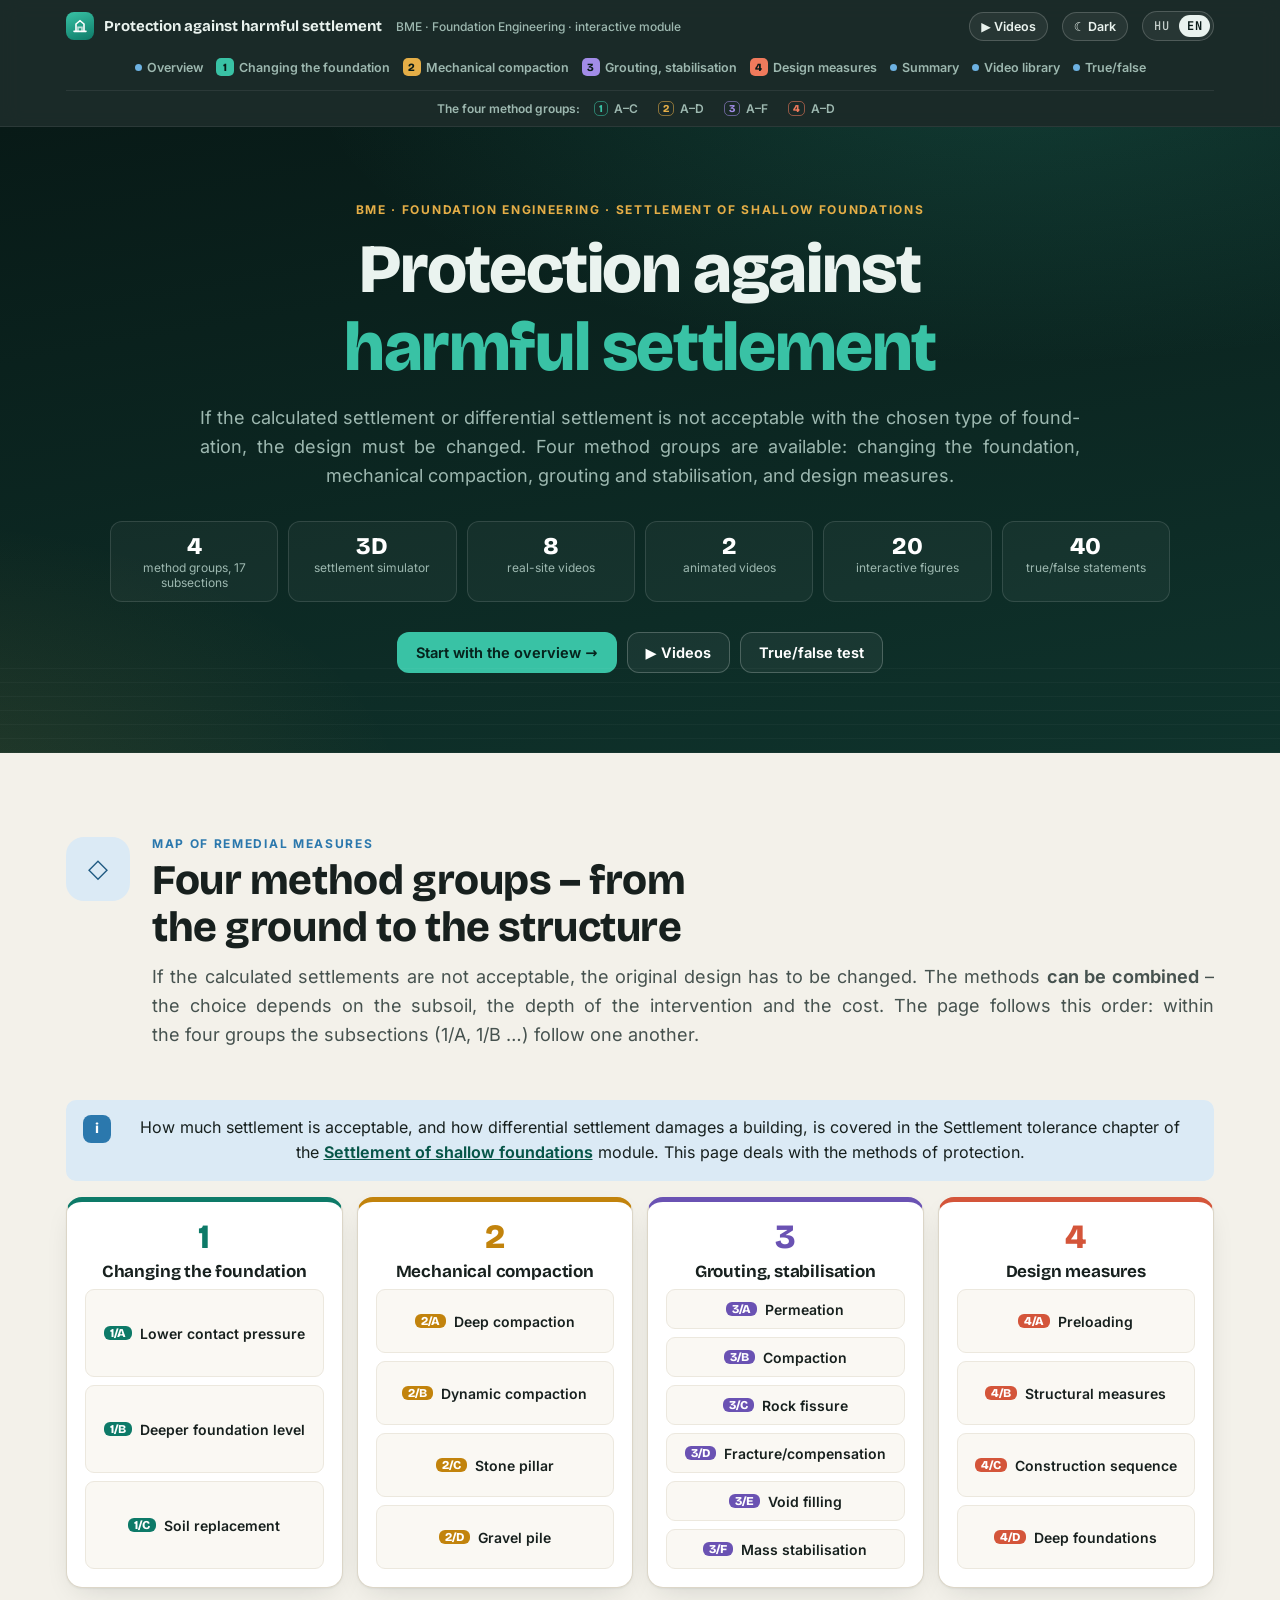
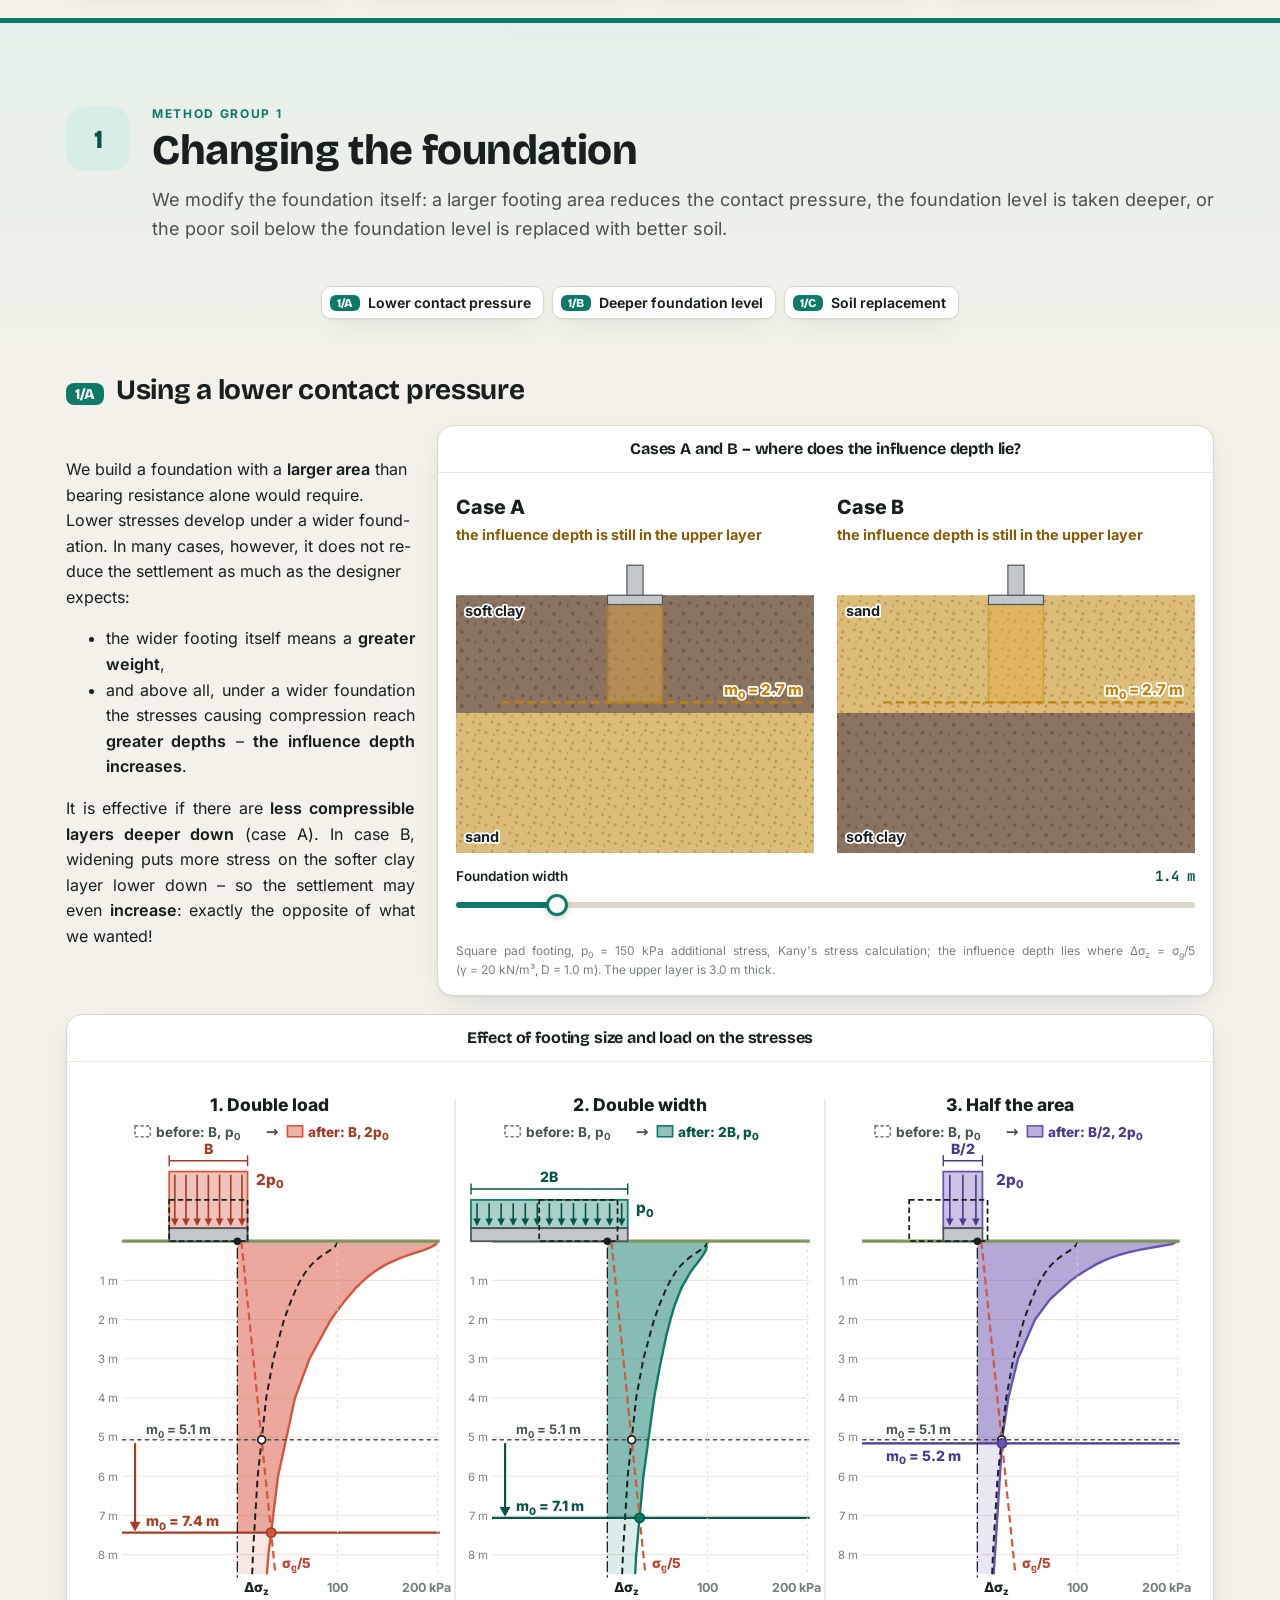
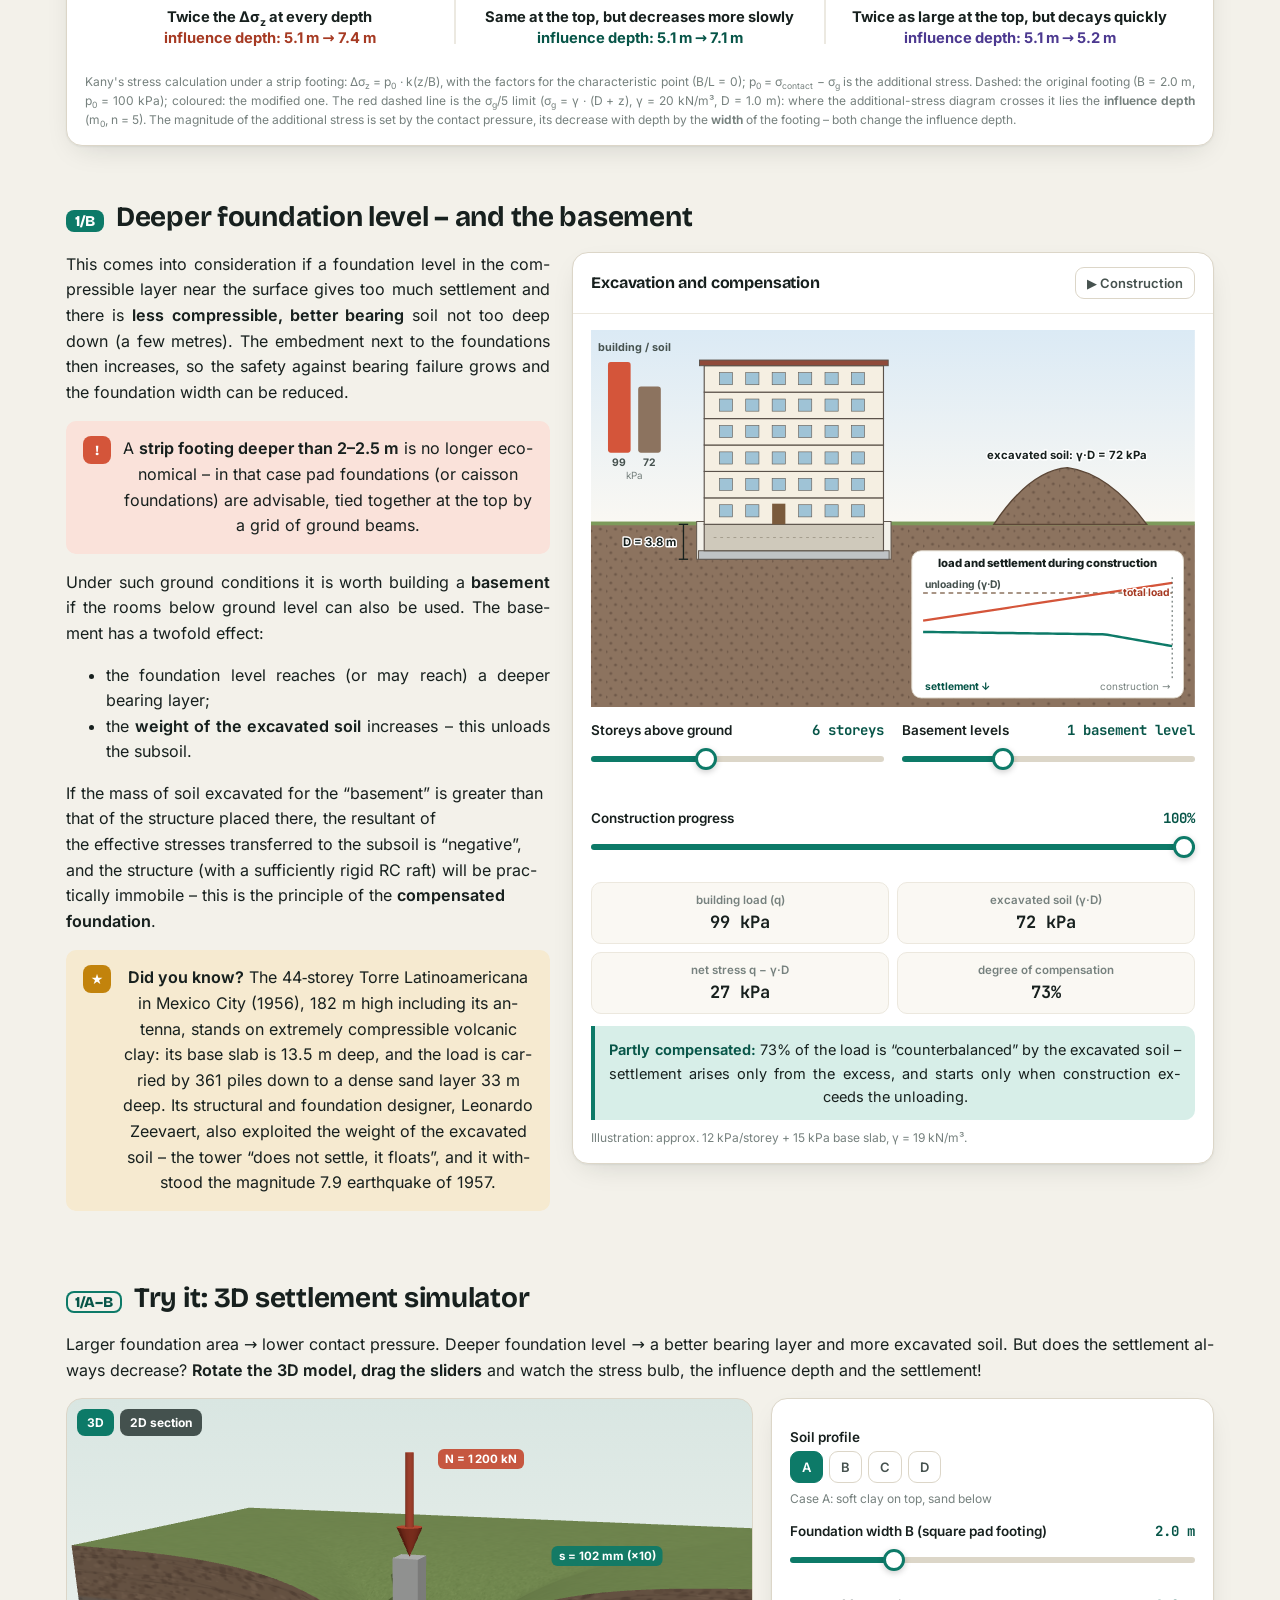
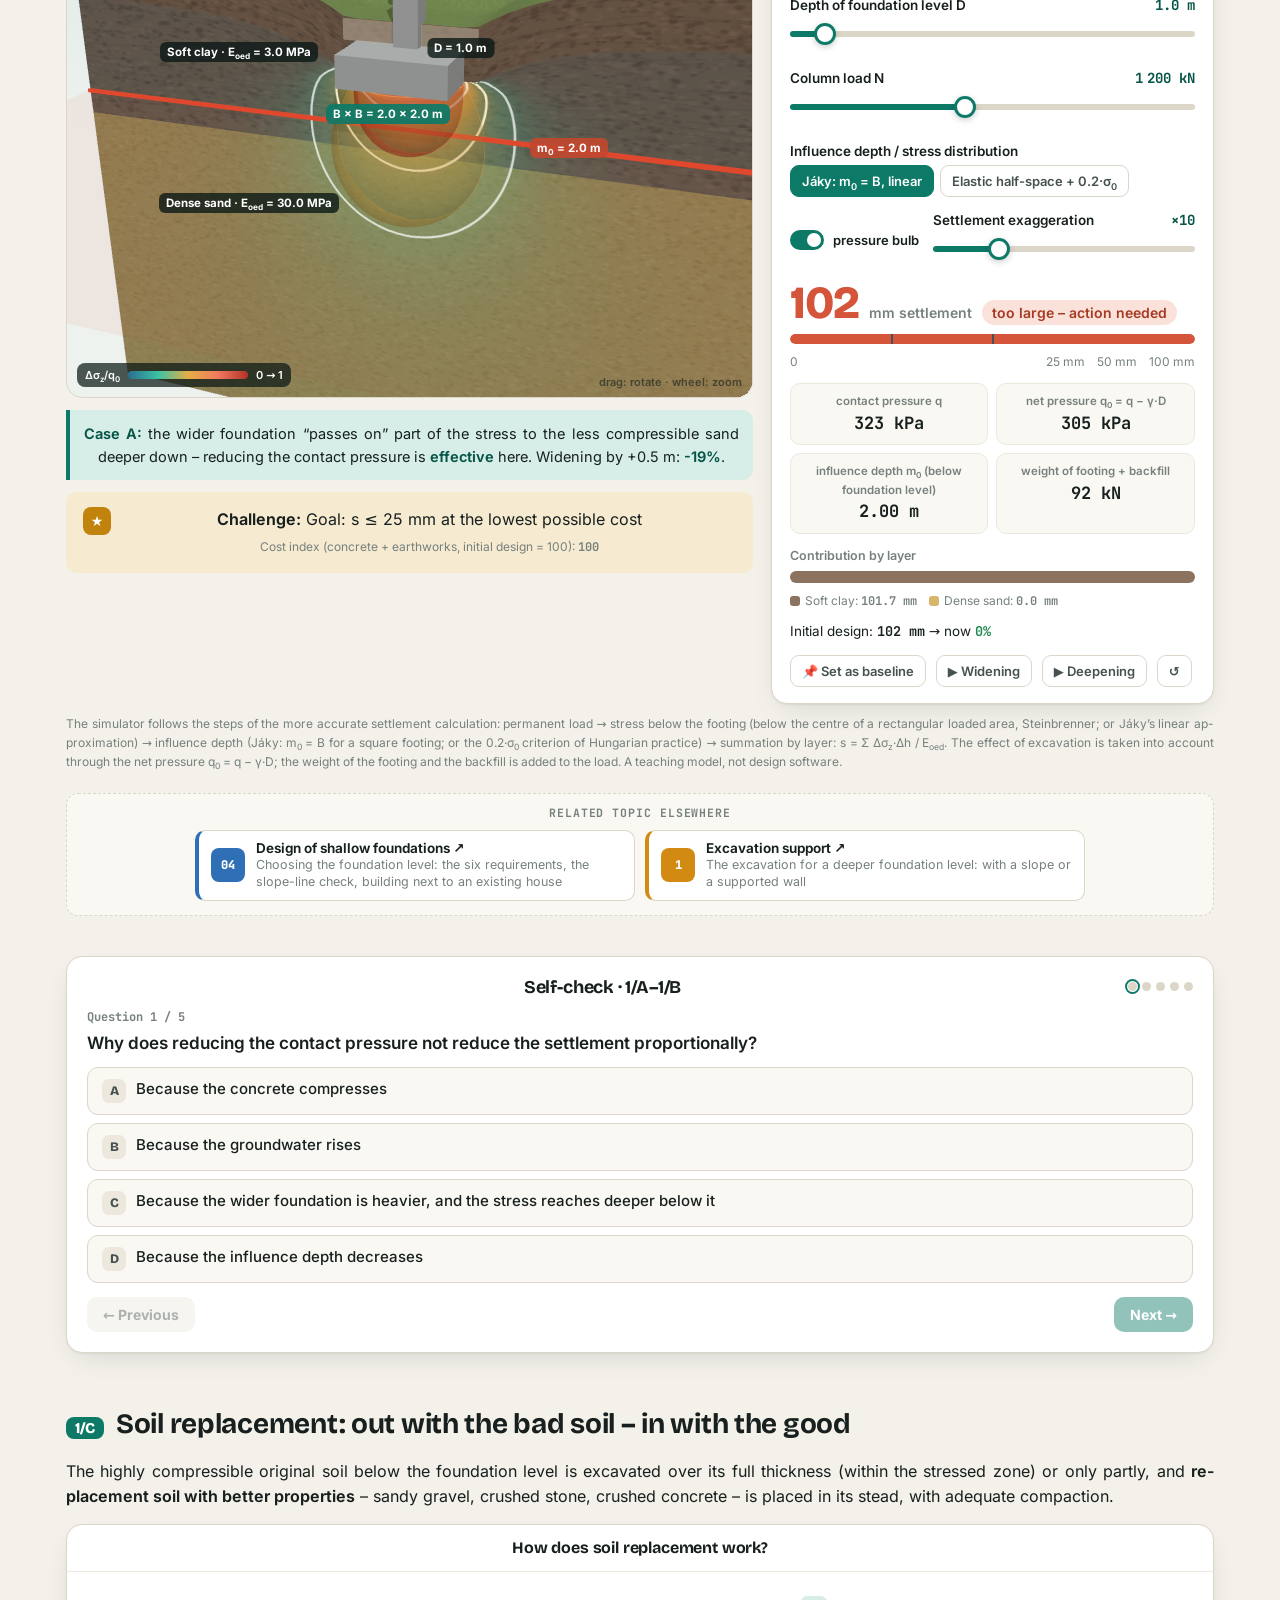
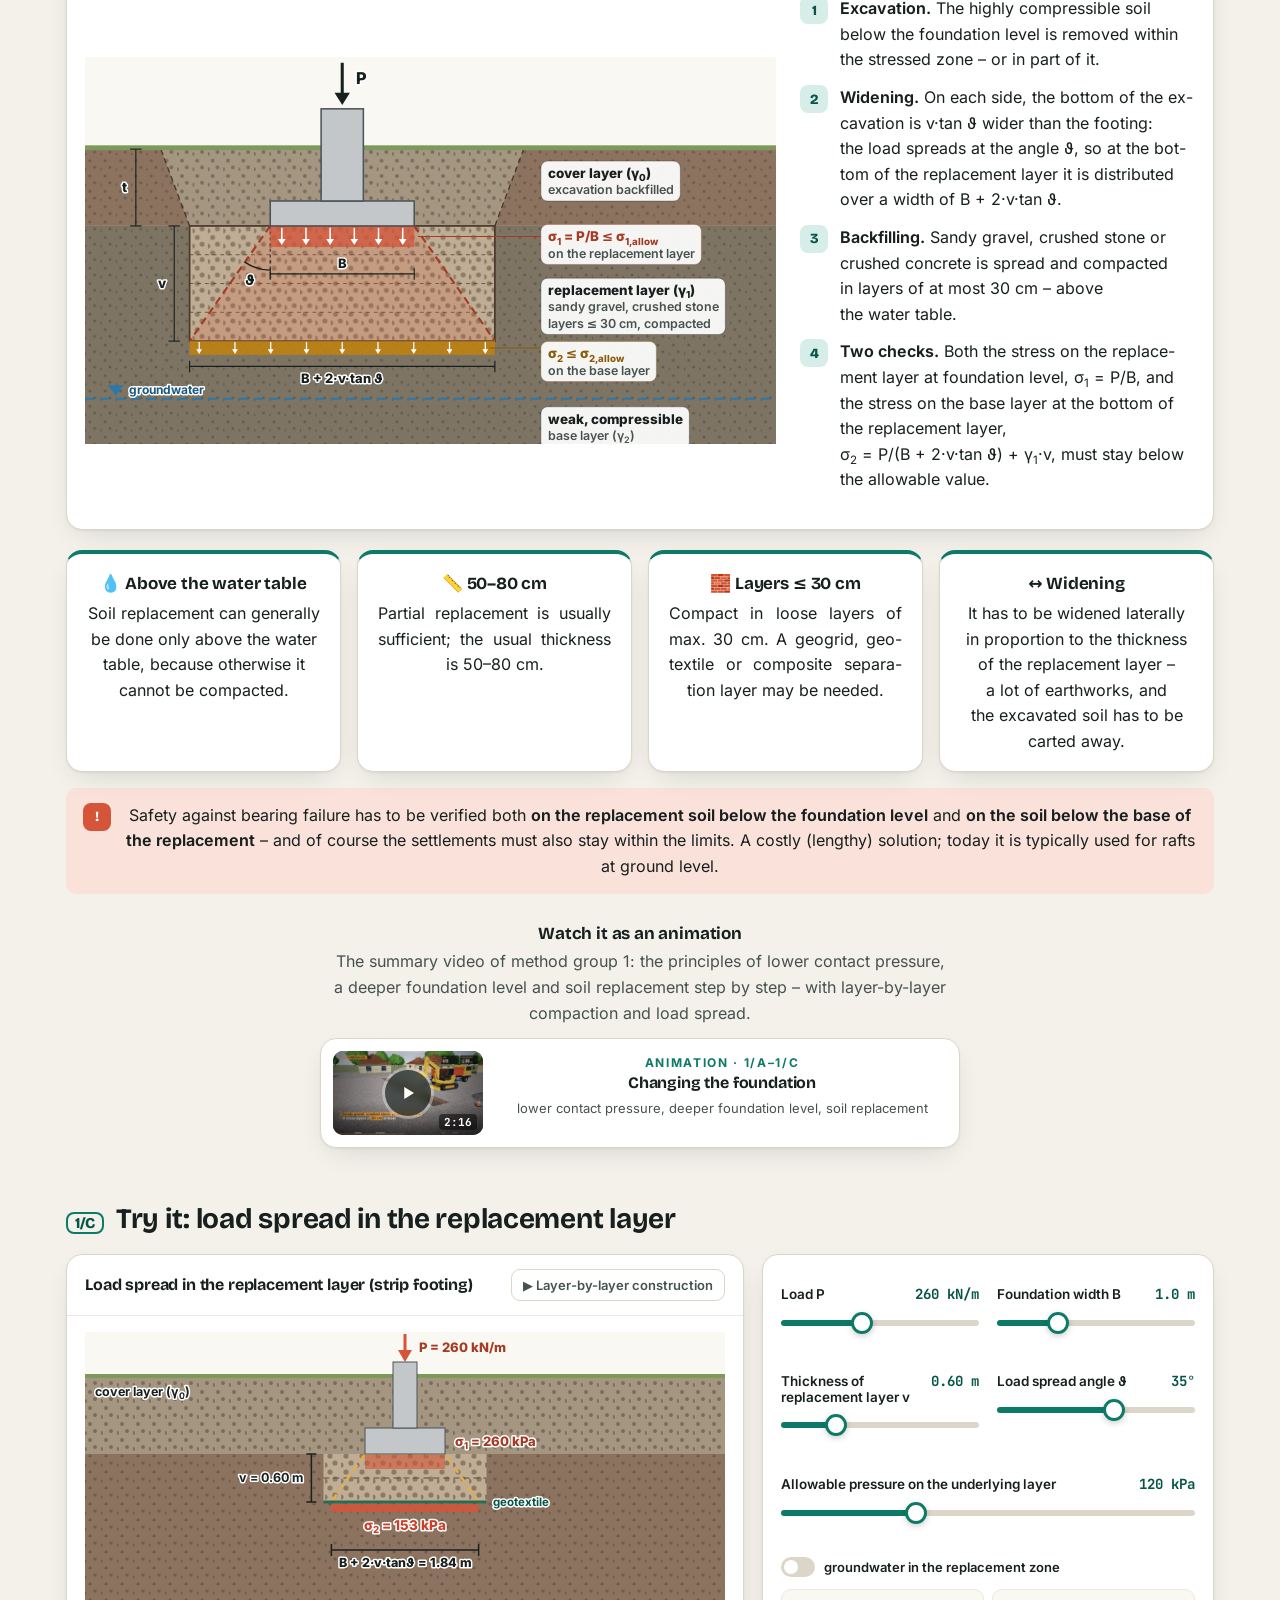
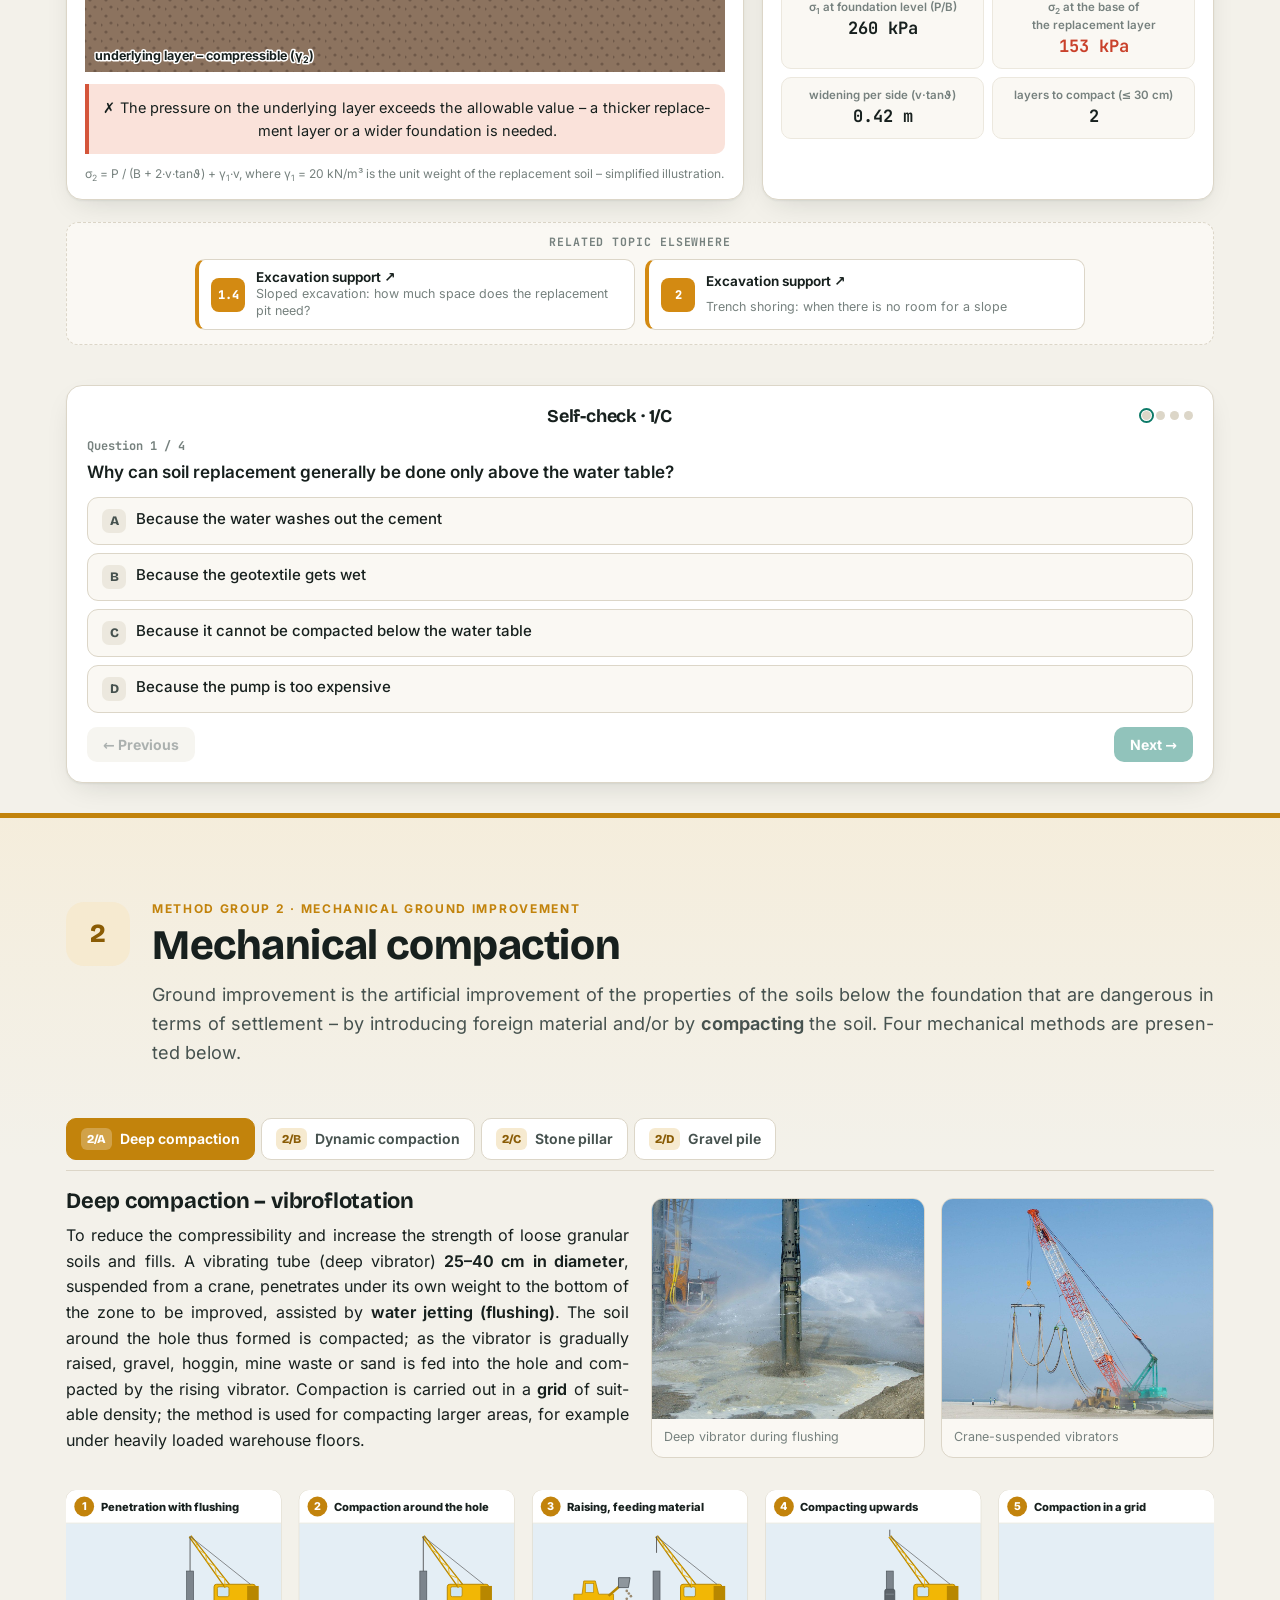
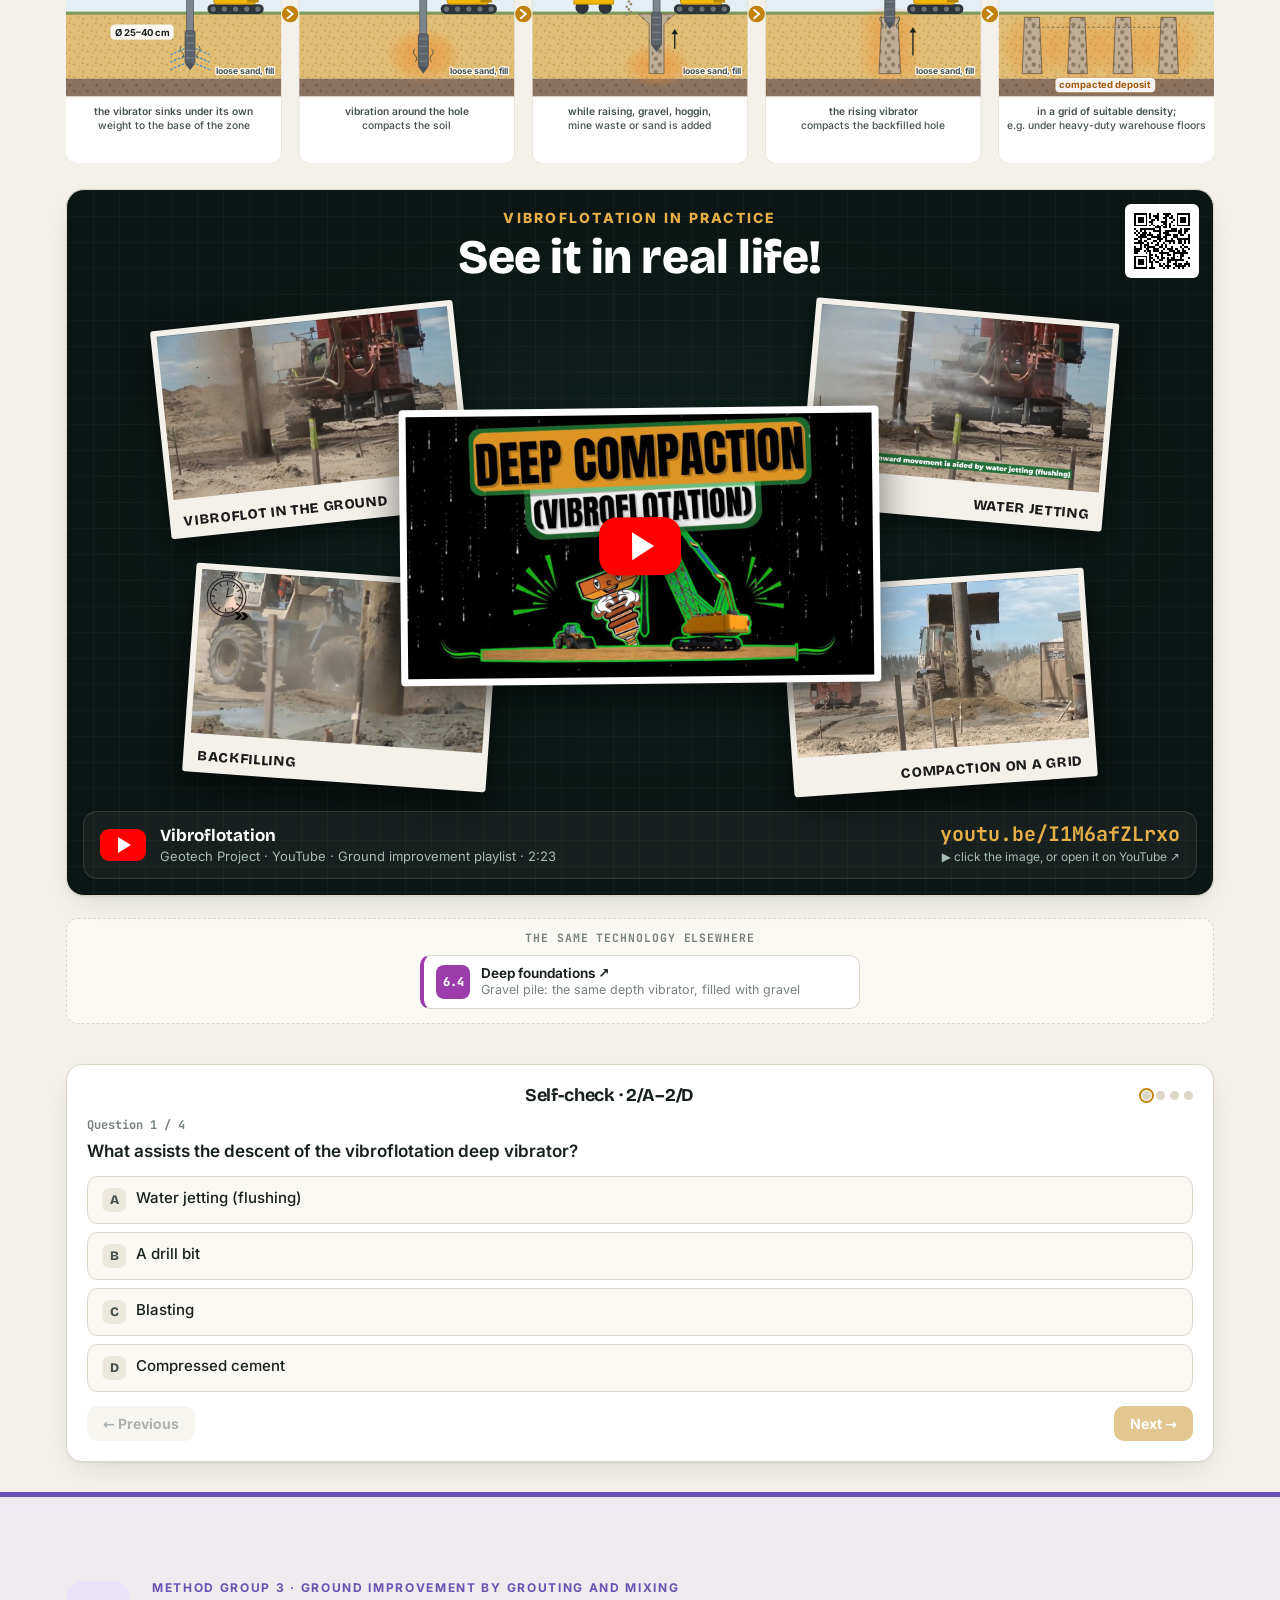
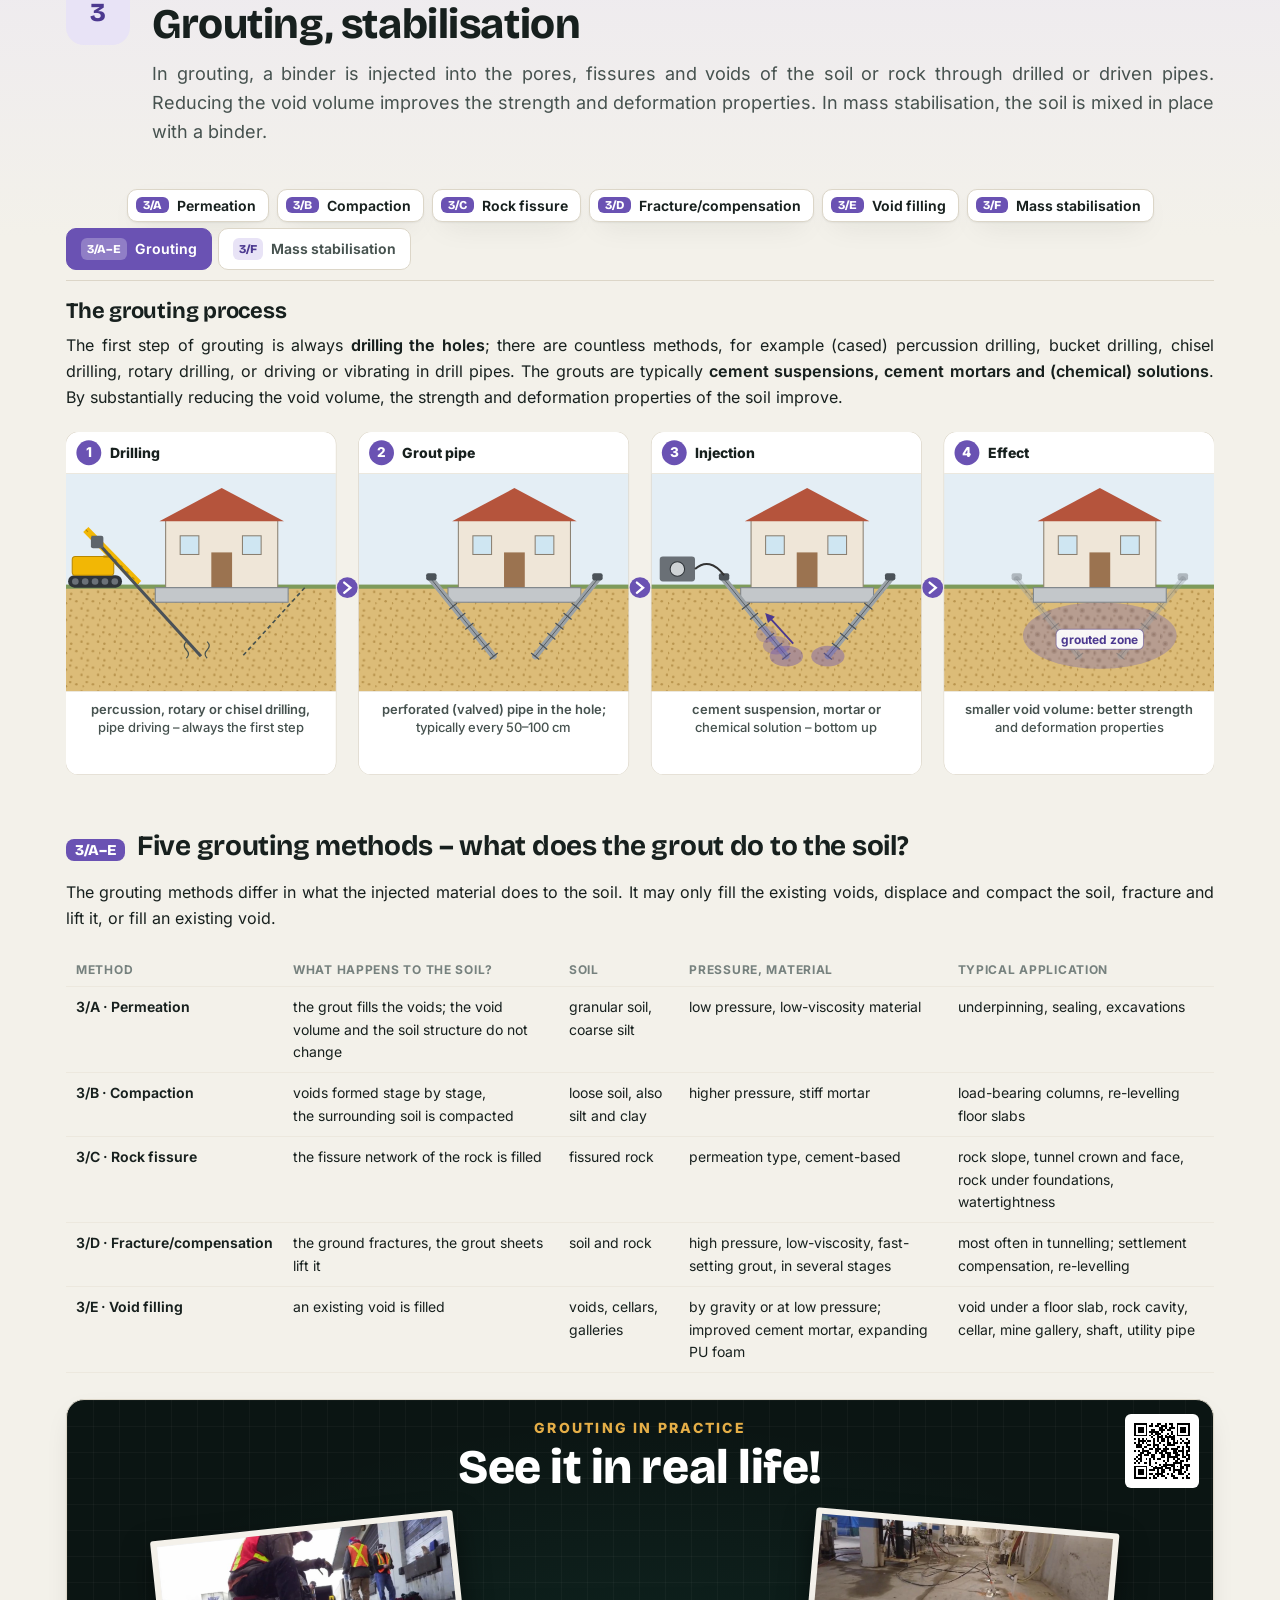
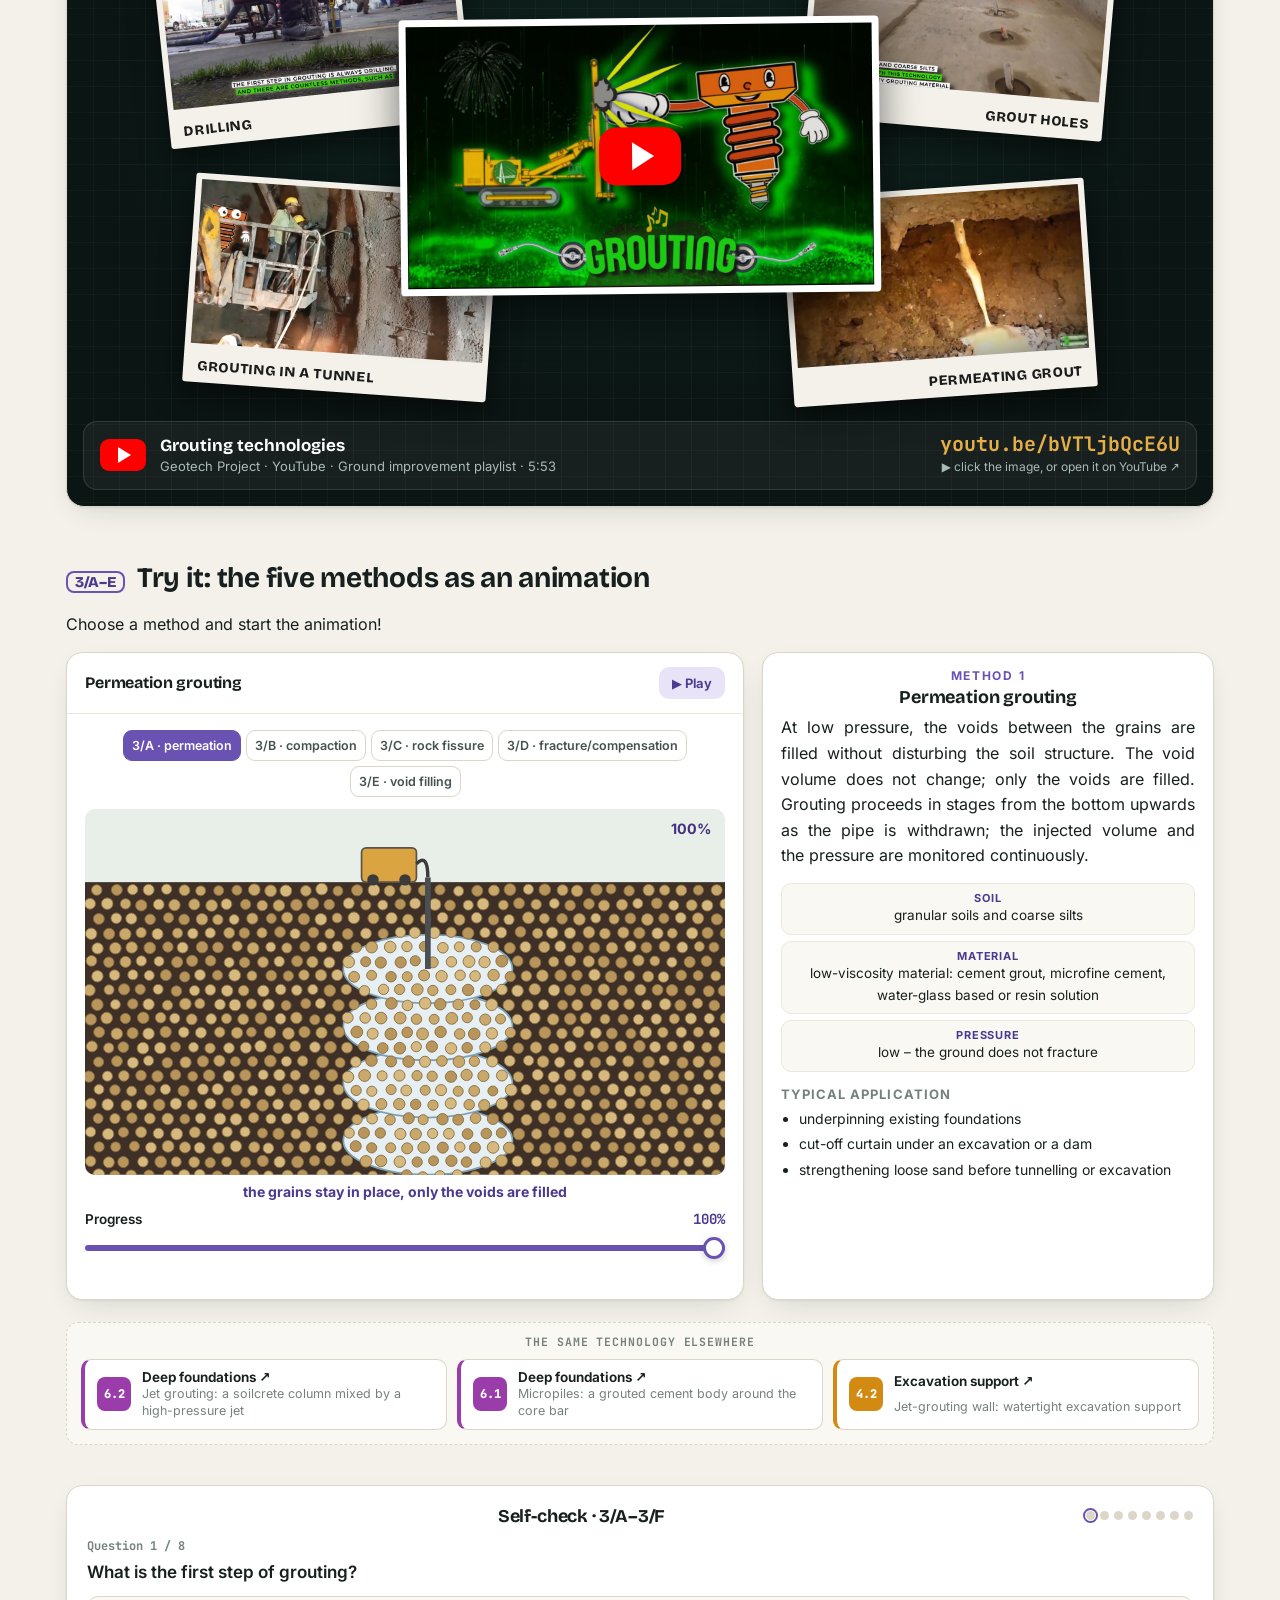
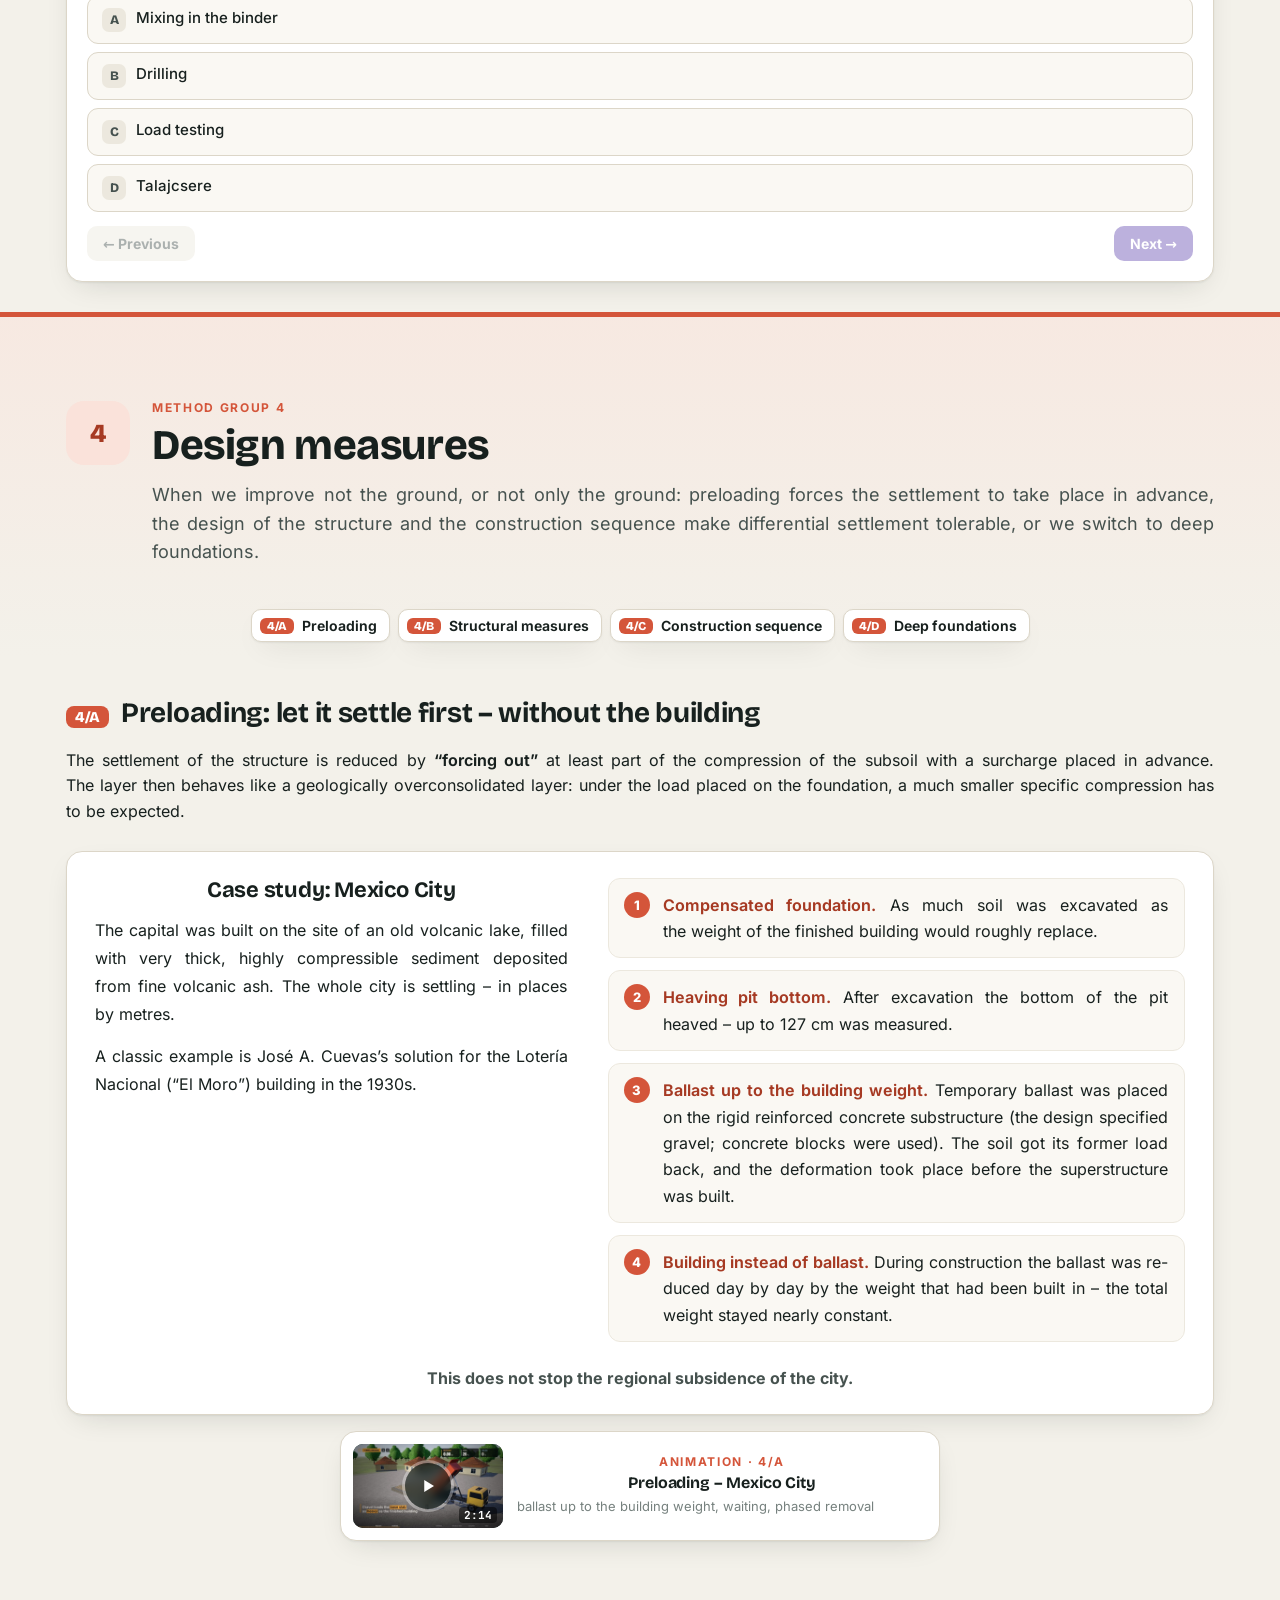
<file: en.html>
<!doctype html>
<html lang="en-GB">
<head>
<meta charset="utf-8">
<meta name="viewport" content="width=device-width, initial-scale=1, viewport-fit=cover">
<title>Protection against harmful settlement</title>
<meta name="description" content="Interactive learning module: lower contact pressure, deeper foundation level, soil replacement, compaction, grouting, mass stabilisation, preloading – with a 3D simulator, real footage and quizzes.">
<meta name="theme-color" content="#0b2420">
<meta property="og:title" content="Protection against harmful settlement">
<meta property="og:description" content="BME Foundation Engineering · interactive module with a 3D settlement simulator, videos and quizzes.">
<link rel="alternate" hreflang="hu" href="https://vedekezesakarossullyedesekellen.vercel.app/">
<link rel="alternate" hreflang="en" href="https://vedekezesakarossullyedesekellen.vercel.app/en">
<link rel="alternate" hreflang="x-default" href="https://vedekezesakarossullyedesekellen.vercel.app/">
<link rel="icon" href="data:image/svg+xml,%3Csvg xmlns='http://www.w3.org/2000/svg' viewBox='0 0 32 32'%3E%3Crect width='32' height='32' rx='8' fill='%230d7a68'/%3E%3Cpath d='M7 25h18M10 25V14l6-5 6 5v11' fill='none' stroke='white' stroke-width='2.6' stroke-linecap='round' stroke-linejoin='round'/%3E%3C/svg%3E">
<style id="fonts-css">@font-face{font-family:'Bricolage Grotesque';font-style:normal;font-weight:200 800;font-display:swap;src:url(fonts/bricolage-grotesque-latin-opsz-normal.woff2) format('woff2-variations');unicode-range:U+0000-00FF,U+0131,U+0152-0153,U+02BB-02BC,U+02C6,U+02DA,U+02DC,U+0304,U+0308,U+0329,U+2000-206F,U+20AC,U+2122,U+2191,U+2193,U+2212,U+2215,U+FEFF,U+FFFD}@font-face{font-family:'Bricolage Grotesque';font-style:normal;font-weight:200 800;font-display:swap;src:url(fonts/bricolage-grotesque-latin-ext-opsz-normal.woff2) format('woff2-variations');unicode-range:U+0100-02BA,U+02BD-02C5,U+02C7-02CC,U+02CE-02D7,U+02DD-02FF,U+0304,U+0308,U+0329,U+1D00-1DBF,U+1E00-1E9F,U+1EF2-1EFF,U+2020,U+20A0-20AB,U+20AD-20C0,U+2113,U+2C60-2C7F,U+A720-A7FF}@font-face{font-family:'Inter';font-style:normal;font-weight:100 900;font-display:swap;src:url(fonts/inter-latin-wght-normal.woff2) format('woff2-variations');unicode-range:U+0000-00FF,U+0131,U+0152-0153,U+02BB-02BC,U+02C6,U+02DA,U+02DC,U+0304,U+0308,U+0329,U+2000-206F,U+20AC,U+2122,U+2191,U+2193,U+2212,U+2215,U+FEFF,U+FFFD}@font-face{font-family:'Inter';font-style:normal;font-weight:100 900;font-display:swap;src:url(fonts/inter-latin-ext-wght-normal.woff2) format('woff2-variations');unicode-range:U+0100-02BA,U+02BD-02C5,U+02C7-02CC,U+02CE-02D7,U+02DD-02FF,U+0304,U+0308,U+0329,U+1D00-1DBF,U+1E00-1E9F,U+1EF2-1EFF,U+2020,U+20A0-20AB,U+20AD-20C0,U+2113,U+2C60-2C7F,U+A720-A7FF}@font-face{font-family:'Inter';font-style:normal;font-weight:100 900;font-display:swap;src:url(fonts/inter-greek-wght-normal.woff2) format('woff2-variations');unicode-range:U+0370-0377,U+037A-037F,U+0384-038A,U+038C,U+038E-03A1,U+03A3-03FF}@font-face{font-family:'JetBrains Mono';font-style:normal;font-weight:100 800;font-display:swap;src:url(fonts/jetbrains-mono-latin-wght-normal.woff2) format('woff2-variations');unicode-range:U+0000-00FF,U+0131,U+0152-0153,U+02BB-02BC,U+02C6,U+02DA,U+02DC,U+0304,U+0308,U+0329,U+2000-206F,U+20AC,U+2122,U+2191,U+2193,U+2212,U+2215,U+FEFF,U+FFFD}@font-face{font-family:'JetBrains Mono';font-style:normal;font-weight:100 800;font-display:swap;src:url(fonts/jetbrains-mono-latin-ext-wght-normal.woff2) format('woff2-variations');unicode-range:U+0100-02BA,U+02BD-02C5,U+02C7-02CC,U+02CE-02D7,U+02DD-02FF,U+0304,U+0308,U+0329,U+1D00-1DBF,U+1E00-1E9F,U+1EF2-1EFF,U+2020,U+20A0-20AB,U+20AD-20C0,U+2113,U+2C60-2C7F,U+A720-A7FF}@font-face{font-family:'JetBrains Mono';font-style:normal;font-weight:100 800;font-display:swap;src:url(fonts/jetbrains-mono-greek-wght-normal.woff2) format('woff2-variations');unicode-range:U+0370-0377,U+037A-037F,U+0384-038A,U+038C,U+038E-03A1,U+03A3-03FF}</style>
<script src="vendor/hyphenopoly/Hyphenopoly_Loader.js"></script>
<script>Hyphenopoly.config({ require: { "en-gb": "FORCEHYPHENOPOLY" }, setup: { hide: "none", selectors: { ".hyphenate": { minWordLength: 6, compound: "auto" } } } });</script>
<script type="importmap">{"imports":{"three":"./vendor/three/three.module.min.js","three/addons/":"./vendor/three/addons/"}}</script>
<style>
:root{
  --bg:#f3f1ea;--bg2:#ebe7dc;--card:#ffffff;--card2:#faf8f3;--ink:#17201e;--ink2:#46524f;--mute:#76817e;--line:#dcd6c8;--line2:#ece8de;
  --teal:#0d7a68;--teal-ink:#075548;--teal-soft:#d7eee8;
  --coral:#d4553a;--coral-ink:#a63a23;--coral-soft:#fae2da;
  --amber:#c2830c;--amber-ink:#8a5c05;--amber-soft:#f6ead0;
  --violet:#6a52b3;--violet-ink:#4c3990;--violet-soft:#e8e3f6;
  --sky:#2b78ad;--sky-ink:#1d5880;--sky-soft:#dbeaf5;
  --ok:#1f8a4c;--ok-soft:#dcf1e3;--warn:#c2830c;--bad:#c9412b;
  --hero1:#081a17;--hero2:#0f332c;--hero-ink:#eaf3ef;--hero-mute:#9db8b0;
  --shadow:0 1px 2px rgba(22,32,30,.06),0 10px 30px -12px rgba(22,32,30,.18);
  --r:16px;--r2:10px;
  --fh:'Bricolage Grotesque',ui-sans-serif,system-ui,'Segoe UI',sans-serif;
  --fb:'Inter',ui-sans-serif,system-ui,'Segoe UI',Roboto,sans-serif;
  --fm:'JetBrains Mono',ui-monospace,'SFMono-Regular',Consolas,monospace;
  --c:var(--teal);--cs:var(--teal-soft);--ci:var(--teal-ink);
}
@media (prefers-color-scheme:dark){:root:not([data-theme="light"]){
  --bg:#0e1413;--bg2:#121a18;--card:#17201e;--card2:#1b2523;--ink:#e8eeec;--ink2:#b3bfbb;--mute:#83908c;--line:#2b3633;--line2:#222c2a;
  --teal:#39c2a5;--teal-ink:#86e0cc;--teal-soft:#15362f;
  --coral:#f07a5c;--coral-ink:#ffb19c;--coral-soft:#3a221c;
  --amber:#e5ae47;--amber-ink:#f5cf86;--amber-soft:#342913;
  --violet:#a28ce8;--violet-ink:#c9bbf5;--violet-soft:#27223d;
  --sky:#6db2e2;--sky-ink:#a9d3f0;--sky-soft:#162a38;
  --ok:#4cc584;--ok-soft:#163222;--warn:#e5ae47;--bad:#f07a5c;
  --shadow:0 1px 2px rgba(0,0,0,.3),0 12px 34px -14px rgba(0,0,0,.6);color-scheme:dark}}
:root[data-theme="dark"]{
  --bg:#0e1413;--bg2:#121a18;--card:#17201e;--card2:#1b2523;--ink:#e8eeec;--ink2:#b3bfbb;--mute:#83908c;--line:#2b3633;--line2:#222c2a;
  --teal:#39c2a5;--teal-ink:#86e0cc;--teal-soft:#15362f;
  --coral:#f07a5c;--coral-ink:#ffb19c;--coral-soft:#3a221c;
  --amber:#e5ae47;--amber-ink:#f5cf86;--amber-soft:#342913;
  --violet:#a28ce8;--violet-ink:#c9bbf5;--violet-soft:#27223d;
  --sky:#6db2e2;--sky-ink:#a9d3f0;--sky-soft:#162a38;
  --ok:#4cc584;--ok-soft:#163222;--warn:#e5ae47;--bad:#f07a5c;
  --shadow:0 1px 2px rgba(0,0,0,.3),0 12px 34px -14px rgba(0,0,0,.6);color-scheme:dark}
*{box-sizing:border-box}
html{scroll-behavior:smooth;scroll-padding-top:120px}
body{margin:0;background:var(--bg);color:var(--ink);font:16px/1.6 var(--fb);-webkit-font-smoothing:antialiased;text-rendering:optimizeLegibility}
img{max-width:100%;display:block}
a{color:var(--teal-ink)}
h1,h2,h3,h4{font-family:var(--fh);line-height:1.12;letter-spacing:-.01em;margin:0;text-wrap:balance}
h2{font-size:clamp(28px,3.4vw,42px);font-weight:750}
h3{font-size:22px;font-weight:700}
h4{font-size:17px;font-weight:700}
p{margin:0 0 .9em}
.mono{font-family:var(--fm);font-variant-numeric:tabular-nums}
.wrap{max-width:1180px;margin:0 auto;padding-left:max(16px,env(safe-area-inset-left,0px));padding-right:max(16px,env(safe-area-inset-right,0px))}
.kicker{font:700 12px/1.2 var(--fb);letter-spacing:.14em;text-transform:uppercase;color:var(--c)}
.lead{font-size:18px;color:var(--ink2)}
.muted{color:var(--mute)}
b,strong{font-weight:650}
mark{background:var(--cs);color:var(--ci);padding:0 .25em;border-radius:4px}

/* ---- topbar ---- */
body::before{content:"";position:fixed;inset:0 0 auto;height:env(safe-area-inset-top,0px);background:var(--hero1);z-index:60}
.topbar{position:sticky;top:env(safe-area-inset-top,0px);z-index:50;background:color-mix(in srgb,var(--hero1) 92%,transparent);backdrop-filter:blur(10px);color:var(--hero-ink);border-bottom:1px solid rgba(255,255,255,.07)}
.topbar .row1{display:flex;align-items:center;gap:14px;height:52px}
.brand{display:flex;align-items:center;gap:10px;text-decoration:none;color:inherit;font:700 15px var(--fh);white-space:nowrap}
.brand .logo{width:28px;height:28px;border-radius:8px;background:linear-gradient(160deg,#39c2a5,#0d7a68);display:grid;place-items:center}
.brand small{font:500 12px var(--fb);color:var(--hero-mute);margin-left:4px}
.topbar .sp{flex:1}
.tbtn{display:inline-flex;align-items:center;gap:6px;border:1px solid rgba(255,255,255,.18);background:rgba(255,255,255,.06);color:var(--hero-ink);font:600 12.5px var(--fb);padding:6px 11px;border-radius:999px;cursor:pointer;text-decoration:none;white-space:nowrap}
.tbtn:hover{background:rgba(255,255,255,.14)}
.chapnav{display:flex;gap:4px;overflow-x:auto;scrollbar-width:none;padding:0 0 8px}
.chapnav::-webkit-scrollbar{display:none}
.chapnav a{flex:none;display:flex;align-items:center;gap:7px;color:var(--hero-mute);text-decoration:none;font:600 12.5px var(--fb);padding:6px 10px;border-radius:8px;white-space:nowrap}
.chapnav a i{width:7px;height:7px;border-radius:50%;background:var(--dot,#39c2a5);display:inline-block}
.chapnav a:hover{color:#fff;background:rgba(255,255,255,.06)}
.chapnav a.on{color:#fff;background:rgba(255,255,255,.1)}
.progress{position:absolute;left:0;bottom:-1px;height:2px;background:linear-gradient(90deg,#39c2a5,#e5ae47,#f07a5c);width:0}

/* ---- hero ---- */
.hero{background:radial-gradient(1200px 500px at 80% -10%,rgba(57,194,165,.18),transparent 60%),radial-gradient(900px 500px at -10% 110%,rgba(229,174,71,.12),transparent 60%),linear-gradient(170deg,var(--hero1),var(--hero2));color:var(--hero-ink);position:relative;overflow:hidden}
.hero::after{content:"";position:absolute;left:0;right:0;bottom:0;height:90px;background:repeating-linear-gradient(0deg,rgba(255,255,255,.03) 0 1px,transparent 1px 14px);pointer-events:none}
.hero .wrap{display:grid;grid-template-columns:1.1fr .9fr;gap:48px;align-items:center;padding-block:64px 72px}
.hero .kicker{color:#e5ae47}
.hero h1{font-size:clamp(40px,5.4vw,70px);font-weight:800;margin:14px 0 18px;letter-spacing:-.02em}
.hero h1 em{font-style:normal;color:#39c2a5}
.hero p.lead{color:var(--hero-mute);font-size:18px}
.stats{display:grid;grid-template-columns:repeat(5,minmax(0,1fr));gap:10px;margin:22px 0 26px}
.stat{border:1px solid rgba(255,255,255,.12);background:rgba(255,255,255,.04);border-radius:12px;padding:10px 12px;min-width:0}
.stat span{display:block;line-height:1.3}
.card [data-cause]{margin-bottom:12px}
section.chap{scroll-margin-top:60px}
.stat b{display:block;font:800 24px var(--fh);color:#fff}
.stat span{font-size:12px;color:var(--hero-mute)}
.btns{display:flex;flex-wrap:wrap;gap:10px}
.btn{display:inline-flex;align-items:center;gap:8px;font:650 14.5px var(--fb);padding:11px 18px;border-radius:12px;text-decoration:none;cursor:pointer;border:1px solid transparent}
.btn.pri{background:#39c2a5;color:#06231d}
.btn.pri:hover{background:#5fd6bd}
.btn.ghost{border-color:rgba(255,255,255,.22);color:#fff;background:rgba(255,255,255,.05)}
.btn.ghost:hover{background:rgba(255,255,255,.12)}
.pill{display:inline-flex;align-items:center;gap:6px;padding:3px 10px;border-radius:999px;font:700 12px var(--fb)}

/* ---- chapters ---- */
section.chap{padding-block:84px 30px;border-top:1px solid var(--line2)}
section.chap:first-of-type{border-top:0}
.chhead{display:grid;grid-template-columns:auto 1fr;gap:22px;align-items:start;margin-bottom:34px}
.chnum{width:64px;height:64px;border-radius:18px;background:var(--cs);color:var(--ci);display:grid;place-items:center;font:800 26px var(--fh)}
.chhead h2{margin:6px 0 12px}
.c-teal{--c:var(--teal);--cs:var(--teal-soft);--ci:var(--teal-ink)}
.c-coral{--c:var(--coral);--cs:var(--coral-soft);--ci:var(--coral-ink)}
.c-amber{--c:var(--amber);--cs:var(--amber-soft);--ci:var(--amber-ink)}
.c-violet{--c:var(--violet);--cs:var(--violet-soft);--ci:var(--violet-ink)}
.c-sky{--c:var(--sky);--cs:var(--sky-soft);--ci:var(--sky-ink)}
.sub-h{display:flex;align-items:baseline;gap:12px;margin:56px 0 18px}
.sub-h .lt{font:800 15px var(--fh);color:#fff;background:var(--c);border-radius:8px;padding:2px 9px;flex:none}
.sub-h h3{font-size:clamp(22px,2.4vw,28px)}
.grid{display:grid;gap:16px}
.g2{grid-template-columns:repeat(2,minmax(0,1fr))}
.g3{grid-template-columns:repeat(3,minmax(0,1fr))}
.g4{grid-template-columns:repeat(4,minmax(0,1fr))}
.card{background:var(--card);border:1px solid var(--line);border-radius:var(--r);padding:20px 20px 16px;box-shadow:var(--shadow);min-width:0}
.card.top{border-top:4px solid var(--c)}
.card h4{margin-bottom:8px}
.card p:last-child{margin-bottom:0}
.card .ico{width:38px;height:38px;border-radius:10px;background:var(--cs);color:var(--ci);display:grid;place-items:center;margin-bottom:12px}
.card ul{margin:.2em 0 .6em;padding-left:1.1em}
.card li{margin:.25em 0}
.callout{border-radius:var(--r2);padding:14px 16px;border:1px solid var(--line);background:var(--card2);display:grid;grid-template-columns:auto 1fr;gap:12px;align-items:start;margin:16px 0}
.callout .ci{width:28px;height:28px;border-radius:8px;display:grid;place-items:center;font:800 14px var(--fh);color:#fff;background:var(--c)}
.callout p{margin:0}
.callout.warn{--c:var(--coral);background:var(--coral-soft);border-color:transparent}
.callout.tip{--c:var(--teal);background:var(--teal-soft);border-color:transparent}
.callout.dyk{--c:var(--amber);background:var(--amber-soft);border-color:transparent}
.callout.web{--c:var(--sky);background:var(--sky-soft);border-color:transparent}
.callout.warn p,.callout.tip p,.callout.dyk p,.callout.web p{color:var(--ink)}
.facts{display:flex;flex-wrap:wrap;gap:8px;margin:10px 0 4px}
.fact{border:1px solid var(--line);background:var(--card2);border-radius:10px;padding:7px 11px;font-size:13.5px}
.fact b{font-family:var(--fm);color:var(--ci);font-weight:700}
figure{margin:0}
figcaption{font-size:12.5px;color:var(--mute);margin-top:8px}
.photo{border-radius:12px;overflow:hidden;border:1px solid var(--line);background:var(--card2)}
.photo img{width:100%;height:220px;object-fit:cover}
.photo.contain img{object-fit:contain;background:#fff}
.photo figcaption{padding:8px 12px 10px;margin:0}
.src{font-size:12px;color:var(--mute)}
.src a{color:var(--mute)}

/* ---- controls ---- */
.ctl{margin:14px 0}
.ctl label{display:flex;justify-content:space-between;align-items:baseline;gap:10px;font:600 13.5px var(--fb);margin-bottom:6px}
.ctl label .v{font:700 14px var(--fm);color:var(--ci)}
input[type=range]{-webkit-appearance:none;appearance:none;width:100%;height:28px;background:transparent;margin:0}
input[type=range]::-webkit-slider-runnable-track{height:6px;border-radius:6px;background:linear-gradient(90deg,var(--c) var(--p,50%),var(--line) var(--p,50%))}
input[type=range]::-moz-range-track{height:6px;border-radius:6px;background:var(--line)}
input[type=range]::-moz-range-progress{height:6px;border-radius:6px;background:var(--c)}
input[type=range]::-webkit-slider-thumb{-webkit-appearance:none;width:22px;height:22px;border-radius:50%;background:var(--card);border:3px solid var(--c);margin-top:-8px;box-shadow:0 2px 6px rgba(0,0,0,.2);cursor:grab}
input[type=range]::-moz-range-thumb{width:16px;height:16px;border-radius:50%;background:var(--card);border:3px solid var(--c);cursor:grab}
input[type=range]:focus-visible{outline:2px solid var(--c);outline-offset:2px;border-radius:6px}
.seg{display:flex;flex-wrap:wrap;gap:6px}
.seg button,.chip{font:600 13px var(--fb);border:1px solid var(--line);background:var(--card);color:var(--ink2);padding:7px 11px;border-radius:9px;cursor:pointer}
.seg button:hover,.chip:hover{border-color:var(--c);color:var(--ink)}
.seg button.on,.chip.on{background:var(--c);border-color:var(--c);color:#fff}
.tgl{display:flex;align-items:center;gap:9px;font:600 13px var(--fb);cursor:pointer;user-select:none}
.tgl input{appearance:none;width:34px;height:20px;border-radius:999px;background:var(--line);position:relative;cursor:pointer;flex:none;margin:0}
.tgl input::after{content:"";position:absolute;top:3px;left:3px;width:14px;height:14px;border-radius:50%;background:#fff;transition:.15s}
.tgl input:checked{background:var(--c)}
.tgl input:checked::after{left:17px}
.panel{background:var(--card);border:1px solid var(--line);border-radius:var(--r);box-shadow:var(--shadow);overflow:hidden;min-width:0}
.panel .ph{display:flex;align-items:center;justify-content:space-between;gap:10px;padding:14px 18px;border-bottom:1px solid var(--line2)}
.panel .ph h4{font-size:16px}
.panel .pb{padding:16px 18px}
.res{display:grid;grid-template-columns:repeat(2,minmax(0,1fr));gap:8px}
.res>.r:last-child:nth-child(odd){grid-column:1/-1}
.res .r{border:1px solid var(--line2);background:var(--card2);border-radius:10px;padding:8px 10px}
.res .r span{display:block;font-size:11.5px;color:var(--mute);font-weight:600}
.res .r b{font:700 17px var(--fm)}
.big{display:flex;align-items:baseline;gap:10px;margin:4px 0 8px}
.big b{font:800 46px/1 var(--fh);letter-spacing:-.02em}
.big span{font:600 14px var(--fb);color:var(--mute)}
.meter{height:10px;border-radius:6px;background:var(--line2);position:relative;overflow:hidden}
.meter i{position:absolute;left:0;top:0;bottom:0;border-radius:6px;background:var(--ok);transition:width .25s,background .25s}
.meter .lim{position:absolute;top:-3px;bottom:-3px;width:2px;background:var(--ink2)}
.legend{display:flex;flex-wrap:wrap;gap:12px;font-size:12px;color:var(--mute);margin-top:8px}
.legend i{display:inline-block;width:10px;height:10px;border-radius:3px;margin-right:5px;vertical-align:-1px}
svg text{font-family:var(--fb)}
.svgbox{width:100%;height:auto;display:block}
.status{display:inline-flex;align-items:center;gap:6px;font:700 12.5px var(--fb);padding:4px 10px;border-radius:999px;background:var(--ok-soft);color:var(--ok)}
.status.w{background:var(--amber-soft);color:var(--amber-ink)}
.status.b{background:var(--coral-soft);color:var(--coral-ink)}

/* ---- sim ---- */
.sim{display:grid;grid-template-columns:minmax(0,1.55fr) minmax(0,1fr);gap:18px;align-items:start}
.view{position:relative;background:linear-gradient(180deg,#d9e6e2,#eef2ee 55%);border-radius:var(--r);border:1px solid var(--line);overflow:hidden;aspect-ratio:16/11;max-width:100%}
:root[data-theme="dark"] .view{background:linear-gradient(180deg,#132824,#0f1715 60%)}
@media (prefers-color-scheme:dark){:root:not([data-theme="light"]) .view{background:linear-gradient(180deg,#132824,#0f1715 60%)}}
.view canvas{display:block;width:100%;height:100%}
.view .ov{position:absolute;inset:0;pointer-events:none}
.view .lbl{position:absolute;transform:translate(-50%,-50%);font:700 11.5px var(--fb);color:#fff;background:rgba(10,24,21,.78);padding:3px 7px;border-radius:6px;white-space:nowrap}
.view .lbl.c{background:rgba(196,72,46,.9)}
.view .lbl.t{background:rgba(13,122,104,.92)}
.view .vtools{position:absolute;left:10px;top:10px;display:flex;gap:6px;pointer-events:auto}
.view .vtools button{font:700 12px var(--fb);border:0;border-radius:8px;padding:6px 10px;background:rgba(10,24,21,.72);color:#fff;cursor:pointer}
.view .vtools button.on{background:#0d7a68}
.view .hint{position:absolute;right:10px;bottom:8px;font:600 11px var(--fb);color:rgba(20,30,28,.6)}
.view .scale{position:absolute;left:10px;bottom:10px;display:flex;align-items:center;gap:8px;font:600 11px var(--fb);color:#fff;background:rgba(10,24,21,.72);padding:5px 8px;border-radius:8px}
.view .scale i{display:block;width:120px;height:8px;border-radius:4px;background:linear-gradient(90deg,#2b6d8f,#39c2a5,#e5ae47,#f07a5c,#b5302a)}
.insight{border-left:4px solid var(--c);background:var(--cs);padding:12px 14px;border-radius:0 10px 10px 0;font-size:14.5px;margin-top:12px}
.insight b{color:var(--ci)}
.sim.wide{grid-template-columns:minmax(0,1.5fr) minmax(0,1fr)}
.simmain{align-items:start}.simmain .lcol{position:sticky;top:104px;min-width:0}.simmain .view{aspect-ratio:auto;height:clamp(380px,calc(100vh - 300px),620px)}
.charts{display:grid;grid-template-columns:repeat(2,minmax(0,1fr));gap:16px;margin-top:16px}

/* ---- tabs ---- */
.tabs{display:flex;flex-wrap:wrap;gap:6px;margin:6px 0 18px;border-bottom:1px solid var(--line);padding-bottom:10px}
.tabs button{font:650 14px var(--fb);border:1px solid var(--line);background:var(--card);color:var(--ink2);padding:9px 14px;border-radius:10px;cursor:pointer;display:flex;align-items:center;gap:8px}
.tabs button .n{font:800 12px var(--fh);width:22px;height:22px;border-radius:6px;display:grid;place-items:center;background:var(--cs);color:var(--ci)}
.tabs button.on{background:var(--c);border-color:var(--c);color:#fff}
.tabs button.on .n{background:rgba(255,255,255,.25);color:#fff}
.tabpane{display:none}
.tabpane.on{display:block;animation:fade .3s}
@keyframes fade{from{opacity:0;transform:translateY(6px)}to{opacity:1;transform:none}}
.twocol{display:grid;grid-template-columns:minmax(0,1fr) minmax(0,1fr);gap:22px;align-items:center}
.steps{counter-reset:st;list-style:none;padding:0;margin:8px 0}
.steps li{counter-increment:st;position:relative;padding:0 0 12px 40px}
.steps li::before{content:counter(st);position:absolute;left:0;top:0;width:28px;height:28px;border-radius:8px;background:var(--cs);color:var(--ci);font:800 14px var(--fh);display:grid;place-items:center}
.stepper{display:flex;gap:6px;flex-wrap:wrap;margin:8px 0 10px}
.stepper button{font:700 12.5px var(--fb);border:1px solid var(--line);background:var(--card);color:var(--ink2);border-radius:999px;padding:6px 12px;cursor:pointer}
.stepper button.on{background:var(--c);color:#fff;border-color:var(--c)}

/* ---- video ---- */
.vcard{display:grid;grid-template-columns:150px minmax(0,1fr);gap:14px;align-items:center;background:var(--card);border:1px solid var(--line);border-radius:var(--r);padding:12px;cursor:pointer;box-shadow:var(--shadow);text-align:left;font:inherit;color:inherit;width:100%}
.vcard:hover{border-color:var(--c)}
.vthumb{aspect-ratio:16/9;border-radius:10px;background:linear-gradient(150deg,#0f332c,#081a17);position:relative;overflow:hidden;display:grid;place-items:center;color:#fff}
.vthumb img{position:absolute;inset:0;width:100%;height:100%;object-fit:cover;transition:transform .5s ease}
.vcard:hover .vthumb img{transform:scale(1.06)}
.vthumb .pl{position:relative;width:46px;height:46px;border-radius:50%;background:rgba(10,24,21,.55);display:grid;place-items:center;backdrop-filter:blur(4px);box-shadow:0 0 0 3px rgba(255,255,255,.35)}
.vthumb .t{position:absolute;right:6px;bottom:5px;font:700 11px var(--fm);background:rgba(0,0,0,.5);padding:1px 5px;border-radius:4px}
.vthumb .lay{position:absolute;left:0;right:0;bottom:0;height:42%;background:repeating-linear-gradient(0deg,rgba(229,174,71,.25) 0 6px,rgba(57,194,165,.18) 6px 12px)}
.vcard h4{font-size:16px;margin-bottom:4px}
.vgrid .vcard{grid-template-columns:1fr;align-items:start;padding:10px 10px 14px}
.vgrid .vcard>div:last-child{padding:0 4px}
.vgrid .vthumb .pl{width:58px;height:58px}
.vcard p{font-size:13px;color:var(--mute);margin:0}
.vinline{margin-top:16px}
.modal{position:fixed;inset:0;z-index:100;background:rgba(4,10,9,.86);display:none;align-items:center;justify-content:center;padding:max(16px,env(safe-area-inset-top,0px)) max(16px,env(safe-area-inset-right,0px)) max(16px,env(safe-area-inset-bottom,0px)) max(16px,env(safe-area-inset-left,0px))}
.modal.on{display:flex}
.modal .box{width:min(1200px,100%);background:#0b1513;border-radius:16px;overflow:hidden;border:1px solid rgba(255,255,255,.1)}
.modal .mh{display:flex;justify-content:space-between;align-items:center;padding:10px 14px;color:#eaf3ef;font:700 14px var(--fh);gap:10px}
.modal .mh button{border:0;background:rgba(255,255,255,.12);color:#fff;border-radius:8px;padding:6px 12px;font:700 13px var(--fb);cursor:pointer}
.modal .frame{aspect-ratio:16/9;background:#000}
.modal iframe,.modal video{width:100%;height:100%;border:0;display:block}

/* ---- quiz ---- */
.quiz{background:var(--card);border:1px solid var(--line);border-radius:var(--r);padding:20px;box-shadow:var(--shadow);margin-top:40px}
.quiz .qh{display:flex;justify-content:space-between;align-items:center;gap:10px;margin-bottom:12px;flex-wrap:wrap}
.quiz .qh h4{font-size:18px}
.qn{font:700 12px var(--fm);color:var(--mute)}
.q{display:none}
.q.on{display:block}
.q .qt{font:600 17px/1.45 var(--fb);margin:6px 0 12px}
.opts{display:grid;gap:8px}
.opt{text-align:left;font:500 15px var(--fb);border:1.5px solid var(--line);background:var(--card2);color:var(--ink);border-radius:11px;padding:11px 14px;cursor:pointer;display:flex;gap:10px;align-items:flex-start}
.opt:hover{border-color:var(--c)}
.opt .k{font:800 13px var(--fh);width:24px;height:24px;flex:none;border-radius:7px;background:var(--line2);display:grid;place-items:center;color:var(--ink2)}
.opt.ok{border-color:var(--ok);background:var(--ok-soft)}
.opt.ok .k{background:var(--ok);color:#fff}
.opt.no{border-color:var(--bad);background:var(--coral-soft)}
.opt.no .k{background:var(--bad);color:#fff}
.opt[disabled]{cursor:default}
.expl{display:none;margin-top:12px;font-size:14.5px;border-radius:10px;padding:10px 12px;background:var(--cs)}
.expl.on{display:block}
.qnav{display:flex;justify-content:space-between;align-items:center;margin-top:14px;gap:10px}
.qnav button{font:700 14px var(--fb);border:0;border-radius:10px;padding:9px 16px;background:var(--c);color:#fff;cursor:pointer}
.qnav button.sec{background:var(--line2);color:var(--ink2)}
.qnav button:disabled{opacity:.45;cursor:default}
.dots{display:flex;gap:5px}
.dots i{width:9px;height:9px;border-radius:50%;background:var(--line)}
.dots i.ok{background:var(--ok)}
.dots i.no{background:var(--bad)}
.dots i.cur{outline:2px solid var(--c);outline-offset:1px}
.qres{display:none;text-align:center;padding:10px 0}
.qres.on{display:block}
.qres b{font:800 40px var(--fh);color:var(--ci)}

/* ---- igaz/hamis ---- */
.tfbar{display:flex;flex-wrap:wrap;gap:12px;align-items:center;justify-content:space-between;margin-bottom:16px}
.tfscore{font:700 15px var(--fb)}
.tfscore b{font:800 22px var(--fm);color:var(--ci)}
.tfgrid{display:grid;grid-template-columns:repeat(2,minmax(0,1fr));gap:12px}
.tf{background:var(--card);border:1.5px solid var(--line);border-radius:14px;padding:14px 14px 12px;display:flex;flex-direction:column;gap:10px;min-width:0}
.tf .st{font:500 15px/1.45 var(--fb)}
.tf .st .no{font:700 12px var(--fm);color:var(--mute);margin-right:6px}
.tf .bt{display:flex;gap:8px}
.tf .bt button{flex:1;font:700 13.5px var(--fb);border:1.5px solid var(--line);background:var(--card2);color:var(--ink2);border-radius:9px;padding:8px;cursor:pointer}
.tf .bt button:hover{border-color:var(--c)}
.tf .bt button.right{background:var(--ok-soft);border-color:var(--ok);color:var(--ok)}
.tf .bt button.wrong{background:var(--coral-soft);border-color:var(--bad);color:var(--bad)}
.tf .bt button:disabled{cursor:default}
.tfprog{display:block;height:6px;border-radius:3px;background:var(--line2);margin-top:8px;overflow:hidden;max-width:420px}.tfprog i{display:block;height:100%;background:var(--amber);transition:width .3s}
.tf.ok{border-color:var(--ok)}
.tf.no{border-color:var(--bad)}
.tf .fb{display:none;font-size:13.5px;color:var(--ink2)}
.tf.ok .fb,.tf.no .fb{display:block}
.tf .fb b{color:var(--ok)}
.tf.no .fb b{color:var(--bad)}

/* ---- selector ---- */
.sel{display:grid;grid-template-columns:minmax(0,.9fr) minmax(0,1.1fr);gap:18px;align-items:start}
.sel .q2{margin-bottom:14px}
.sel .q2 h5{font:700 13px var(--fb);margin:0 0 7px;color:var(--ink2)}
.mlist{display:grid;gap:8px}
.mi{display:grid;grid-template-columns:auto minmax(0,1fr) auto;gap:10px;align-items:center;border:1px solid var(--line);border-radius:12px;padding:10px 12px;background:var(--card);transition:.2s}
.mi .d{width:10px;height:10px;border-radius:50%}
.mi h5{margin:0;font:700 14.5px var(--fb)}
.mi p{margin:2px 0 0;font-size:12.5px;color:var(--mute)}
.mi a{font:700 12px var(--fb);text-decoration:none;color:var(--ci)}
.mi.good{border-color:var(--ok);background:var(--ok-soft)}
.mi.good p{color:var(--ink2)}
.mi.bad{opacity:.42}
.mi .sc{font:700 12px var(--fm);padding:2px 8px;border-radius:999px;background:var(--line2);color:var(--ink2)}
.mi.good .sc{background:var(--ok);color:#fff}

/* ---- map ---- */
.dirs{display:grid;grid-template-columns:repeat(4,minmax(0,1fr));gap:14px}
.dir{background:var(--card);border:1px solid var(--line);border-radius:var(--r);padding:18px;border-top:5px solid var(--c);box-shadow:var(--shadow);display:flex;flex-direction:column;gap:8px;min-width:0}
.dir .n{font:800 34px/1 var(--fh);color:var(--c)}
.dir h4{font-size:17px}
.dir a{display:flex;align-items:center;gap:8px;text-decoration:none;color:var(--ink);font:600 14px var(--fb);padding:7px 9px;border-radius:9px;background:var(--card2);border:1px solid var(--line2)}
.dir a:hover{border-color:var(--c)}
.dir a span{font:800 12px var(--fh);color:#fff;background:var(--c);border-radius:6px;padding:0 6px}

table.t{width:100%;border-collapse:collapse;font-size:14px}
table.t th,table.t td{text-align:left;padding:9px 10px;border-bottom:1px solid var(--line2);vertical-align:top}
table.t th{font:700 12px var(--fb);text-transform:uppercase;letter-spacing:.06em;color:var(--mute)}
table.t td.n{font-family:var(--fm);white-space:nowrap}
.nw{white-space:nowrap}
.tscroll{overflow-x:auto}

footer.foot{background:var(--hero1);color:var(--hero-mute);padding-block:40px max(40px,env(safe-area-inset-bottom,0px));margin-top:80px;font-size:13.5px}
footer.foot a{color:#9fd7ca}
footer.foot h4{color:#fff;margin-bottom:10px}
footer.foot ul{padding-left:1.1em;margin:0}
footer.foot li{margin:.35em 0}
.totop{position:fixed;right:max(16px,env(safe-area-inset-right,0px));bottom:max(16px,env(safe-area-inset-bottom,0px));width:42px;height:42px;border-radius:50%;border:0;background:var(--hero2);color:#fff;box-shadow:var(--shadow);cursor:pointer;display:grid;place-items:center;z-index:40;opacity:0;pointer-events:none;transition:.2s}
.totop.on{opacity:1;pointer-events:auto}

@media (max-width:980px){
  .hero .wrap{grid-template-columns:1fr;gap:28px;padding-block:44px 50px}
  .sim,.sim.wide{grid-template-columns:1fr}
  .simmain .lcol{display:contents}.simmain .view{position:sticky;top:92px;z-index:6;aspect-ratio:auto;height:min(46vh,430px);box-shadow:0 10px 24px -14px rgba(0,0,0,.45)}
  .simmain>.panel{order:2}.simmain .insight{order:3;margin-top:0}.simmain .lcol>.callout{order:4}
  .stats{grid-template-columns:repeat(3,minmax(0,1fr))}
  .dirs{grid-template-columns:repeat(2,minmax(0,1fr))}
  .g4{grid-template-columns:repeat(2,minmax(0,1fr))}
  .g3{grid-template-columns:repeat(2,minmax(0,1fr))}
  .sel,.twocol{grid-template-columns:1fr}
}
@media (max-width:640px){
  .view .hint{display:none}
  body{font-size:15.5px}
  .g2,.g3,.g4,.dirs,.charts,.tfgrid{grid-template-columns:1fr}
  .chhead{grid-template-columns:1fr;gap:12px}
  .chnum{width:52px;height:52px;font-size:22px}
  .vcard{grid-template-columns:110px minmax(0,1fr)}
  .brand small{display:none}
  .big b{font-size:38px}
  section.chap{padding-block:60px 20px}
}
main .rag, footer .rag, .hero .rag{text-align:left!important}
/* ---- elrendezés: kitöltött, kiegyensúlyozott blokkok (formázás skill 5.) ---- */
.tw-ab{grid-template-columns:minmax(0,.62fr) minmax(0,1.38fr)}
.tw-k{grid-template-columns:minmax(0,1.5fr) minmax(0,1fr)}   /* a lépésválasztó a szöveg alatt: minden lépésnél ≤ 5 % eltérés */
.sim.wide{align-items:stretch}
.ctl2{display:grid;grid-template-columns:minmax(0,1fr) minmax(0,1fr);column-gap:18px;align-content:start}
.ctl2>:not(.ctl){grid-column:1/-1}
.pb-split{display:grid;grid-template-columns:minmax(0,1.5fr) minmax(0,1fr);gap:24px;align-items:center}
.prose.two{columns:2;column-gap:32px}
.prose.two>p:first-child{margin-top:0}
.prose.two>ul{break-inside:avoid}
.sel{grid-template-columns:1fr}
.sel>.panel>.pb{display:grid;grid-template-columns:repeat(3,minmax(0,1fr));gap:2px 26px}
.sel>.panel>.pb>.src{grid-column:1/-1}
#selList{grid-template-columns:repeat(2,minmax(0,1fr))}
#selList>:last-child:nth-child(odd){grid-column:1/-1}
@media (max-width:980px){
  .tw-ab,.tw-k,.pb-split{grid-template-columns:1fr}
  .prose.two{columns:1}
  .sel>.panel>.pb{grid-template-columns:repeat(2,minmax(0,1fr))}
}
@media (max-width:640px){
  .ctl2,.sel>.panel>.pb,#selList{grid-template-columns:1fr}
}
@media (prefers-reduced-motion:reduce){*{animation:none!important;transition:none!important;scroll-behavior:auto!important}}

.sumt td{vertical-align:top;font-size:14px}.sumt td:first-child{white-space:nowrap}
@media (max-width:640px){.sumt{min-width:640px}}

/* ---- formázás: sorkizárás + magyar elválasztás (Hyphenopoly + formázás-őr) ---- */
main p, main li, main dd, main figcaption, main .insight, main .expl, main .tf .fb, main .callout p, main .card p, .hero p.lead, footer.foot p {
  text-align: justify; text-justify: inter-word; hyphens: manual; -webkit-hyphens: manual; text-wrap: pretty;
}
main .qres p { text-align: center; }
.nw { white-space: nowrap; }
.nw, sub, sup, td, th, output, .mono, .chip, button, .kicker, .stat, .fact { hyphens: none; -webkit-hyphens: none; }
main h1, main h2, main h3, main h4 { hyphens: none; }
.stats{grid-template-columns:repeat(3,minmax(0,1fr))}

/* ---- BME YouTube-felvételek: „Nézd meg élőben is!” kártya ---- */
.ytc { --ytc-bg: #0b1513; position: relative; margin: 26px 0 8px; border-radius: 18px; overflow: hidden; background: var(--ytc-bg); color: #eef3f1; border: 1px solid var(--line); box-shadow: var(--shadow); isolation: isolate; }
.ytc::before { content: ""; position: absolute; inset: 0; z-index: -1; background:
  linear-gradient(rgba(255,255,255,0.03) 1px, transparent 1px) 0 0 / 26px 26px,
  linear-gradient(90deg, rgba(255,255,255,0.03) 1px, transparent 1px) 0 0 / 26px 26px,
  radial-gradient(70% 60% at 50% 45%, rgba(57, 194, 165, 0.10), transparent 70%); }
.ytc-head { text-align: center; padding: 20px 96px 4px; }
.ytc-kick { font: 800 clamp(11px, 1.3vw, 14px)/1.2 var(--fb); letter-spacing: 0.16em; text-transform: uppercase; color: #e5ae47; }
.ytc-title { font: 800 clamp(28px, 4.2vw, 48px)/1 var(--fh); letter-spacing: -0.01em; margin: 6px 0 0; color: #fff; }
.ytc-board { position: relative; margin: 10px auto 0; width: min(100%, 980px); aspect-ratio: 16 / 8.2; }
.ytc-main { position: absolute; left: 50%; top: 50%; width: 49%; transform: translate(-50%, -50%) rotate(-0.6deg); z-index: 3; border: 0; padding: 7px; background: #fff; border-radius: 4px; cursor: pointer; box-shadow: 0 18px 40px rgba(0,0,0,0.55); transition: transform 0.18s; }
.ytc-main:hover { transform: translate(-50%, -50%) rotate(0deg) scale(1.025); }
.ytc-main img { width: 100%; aspect-ratio: 16 / 9; object-fit: cover; }
.ytc-yt { position: absolute; left: 50%; top: 50%; width: 17%; aspect-ratio: 1.42; transform: translate(-50%, -50%); border-radius: 22% / 30%; background: #ff0000; box-shadow: 0 6px 18px rgba(0,0,0,0.45); display: grid; place-items: center; transition: transform 0.15s; }
.ytc-yt::before { content: ""; border-left: clamp(12px, 2vw, 22px) solid #fff; border-top: clamp(8px, 1.3vw, 14px) solid transparent; border-bottom: clamp(8px, 1.3vw, 14px) solid transparent; margin-left: 8%; }
.ytc-main:hover .ytc-yt { transform: translate(-50%, -50%) scale(1.1); }
.ytc-pol { position: absolute; z-index: 2; width: 31%; margin: 0; padding: 6px 6px 0; background: #f4f1ea; border-radius: 3px; box-shadow: 0 12px 28px rgba(0,0,0,0.5); cursor: pointer; transition: transform 0.18s; }
.ytc-pol img { width: 100%; aspect-ratio: 16 / 9; object-fit: cover; }
.ytc-pol figcaption { font: 800 clamp(10px, 1.15vw, 14px)/1 var(--fh); letter-spacing: 0.05em; text-transform: uppercase; color: #1c1c1c; text-align: left; padding: 8px 8px 9px; white-space: nowrap; overflow: hidden; text-overflow: ellipsis; hyphens: none; }
.ytc-pol.p1 { left: 1%; top: 4%; transform: rotate(-6deg); }
.ytc-pol.p2 figcaption, .ytc-pol.p4 figcaption { text-align: right; }
.ytc-pol.p2 { right: 2%; top: 3%; transform: rotate(5deg); }
.ytc-pol.p3 { left: 4%; bottom: 3%; transform: rotate(4deg); }
.ytc-pol.p4 { right: 4%; bottom: 2%; transform: rotate(-4deg); }
.ytc-pol:hover { z-index: 4; transform: rotate(0deg) scale(1.05); }
.ytc-bar { display: grid; grid-template-columns: auto minmax(0, 1fr) auto; gap: 6px 14px; align-items: center; margin: 14px 16px 16px; padding: 12px 16px; border-radius: 14px; background: rgba(255,255,255,0.05); border: 1px solid rgba(255,255,255,0.12); }
.ytc-logo { width: 46px; height: 32px; border-radius: 9px; background: #ff0000; display: grid; place-items: center; }
.ytc-logo::before { content: ""; border-left: 13px solid #fff; border-top: 8px solid transparent; border-bottom: 8px solid transparent; margin-left: 3px; }
.ytc-bar b { display: block; font: 700 17px/1.25 var(--fh); color: #fff; }
.ytc-bar small { display: block; font-size: 13px; color: #a9bbb5; line-height: 1.35; margin-top: 2px; }
.ytc-link { display: flex; flex-direction: column; align-items: flex-end; gap: 3px; text-decoration: none; }
.ytc-link .u { font: 700 clamp(15px, 1.7vw, 20px)/1 var(--fm); color: #e5ae47; white-space: nowrap; }
.ytc-link .h { font-size: 12px; color: #a9bbb5; white-space: nowrap; }
.ytc-link:hover .u { text-decoration: underline; text-underline-offset: 4px; }
.ytc-qr { position: absolute; right: 14px; top: 14px; width: 74px; padding: 5px; background: #fff; border-radius: 6px; }
.ytc-qr img { width: 100%; image-rendering: pixelated; }
@media (max-width: 820px) { .ytc-qr { display: none; } .ytc-head { padding: 18px 16px 4px; } }
@media (max-width: 680px) {
  .ytc-board { aspect-ratio: auto; display: grid; grid-template-columns: repeat(2, minmax(0, 1fr)); gap: 10px; padding: 4px 12px 0; }
  .ytc-main { position: relative; left: auto; top: auto; transform: none; width: 100%; grid-column: 1 / -1; order: -1; }
  .ytc-main:hover { transform: scale(1.01); }
  .ytc-pol { position: relative; left: auto !important; right: auto !important; top: auto !important; bottom: auto !important; width: 100%; padding: 4px 4px 0; }
  .ytc-pol.p1, .ytc-pol.p4 { transform: rotate(-2deg); } .ytc-pol.p2, .ytc-pol.p3 { transform: rotate(2deg); }
  .ytc-pol figcaption, .ytc-pol.p2 figcaption, .ytc-pol.p4 figcaption { text-align: center; font-size: 11px; padding: 6px 2px 7px; }
  .ytc-bar { grid-template-columns: auto minmax(0, 1fr); }
  .ytc-link { grid-column: 1 / -1; align-items: flex-start; }
  .ytc-link .h { white-space: normal; }
}
/* kis változat (videótár, oldalsávok) */
.ytm { display: flex; flex-direction: column; border-radius: 14px; overflow: hidden; background: #0b1513; color: #eef3f1; box-shadow: var(--shadow); cursor: pointer; border: 1px solid var(--line); padding: 0; text-align: left; font: inherit; width: 100%; transition: transform 0.15s, border-color 0.15s; }
.ytm:hover { transform: translateY(-2px); border-color: var(--c); }
.ytm .th { position: relative; aspect-ratio: 16 / 9; }
.ytm .th img { width: 100%; height: 100%; object-fit: cover; }
.ytm .th .ytc-yt { width: 20%; }
.ytm .th .d { position: absolute; right: 7px; bottom: 6px; font: 700 11.5px/1 var(--fm); color: #fff; background: rgba(0,0,0,0.7); padding: 3px 6px; border-radius: 5px; }
.ytm .strip { display: grid; grid-template-columns: repeat(4, minmax(0, 1fr)); gap: 3px; padding: 3px 3px 0; }
.ytm .strip img { aspect-ratio: 16 / 9; object-fit: cover; width: 100%; }
.ytm .m { padding: 9px 12px 12px; }
.ytm .m small { display: block; font: 700 10.5px/1.2 var(--fm); letter-spacing: 0.08em; text-transform: uppercase; color: #e5ae47; }
.ytm .m b { display: block; font: 700 18px/1.15 var(--fh); margin-top: 4px; color: #fff; }
.ytgrid { display: grid; grid-template-columns: repeat(auto-fill, minmax(min(100%, 250px), 1fr)); gap: 16px; }
.vinline .ytm { max-width: 520px; }
.vinline .ytnote { font-size: 13px; color: var(--mute); margin: 0 0 8px; }
/* YouTube-lejátszó ablak */
.modal .mh { flex-wrap: wrap; }
.modal .mh a.mhb { border: 0; background: rgba(255,255,255,.12); color: #fff; border-radius: 8px; padding: 6px 12px; font: 700 13px var(--fb); text-decoration: none; }
.modal .mh a.mhb:hover, .modal .mh button:hover { background: rgba(255,255,255,.2); }
.modal .ytinfo { padding: 8px 14px 10px; font-size: 12.5px; color: #a9bbb5; }

/* ---- nyelvváltó (HU | EN): a kitöltött az aktuális nyelv; mobilon csak a másik nyelv kódja ---- */
.langbtn{flex:none;display:inline-flex;align-items:center;gap:2px;padding:3px;border:1px solid rgba(255,255,255,.18);background:rgba(255,255,255,.06);border-radius:999px;text-decoration:none;color:var(--hero-ink);font:500 12px/1 'JetBrains Mono',ui-monospace,monospace;letter-spacing:.04em}
.langbtn b,.langbtn span{display:inline-grid;place-items:center;min-width:30px;padding:5px 8px;border-radius:999px}
.langbtn b{background:var(--hero-ink);color:var(--hero1);font-weight:700}
.langbtn span{opacity:.8}
.langbtn:hover span{opacity:1;background:rgba(255,255,255,.14)}
@media (max-width:560px){.langbtn b{display:none}.langbtn span{min-width:0;padding:6px 9px;opacity:1}}
/* fejléc a nyelvváltóval */
@media (max-width:560px){.topbar .row1>a.tbtn[href="#videok"]{display:none}}
@media (max-width:860px){html[lang^=en] .brand small{display:none}}

/* fejléc egy oszlopban, középre rendezve (a nyitókártya kikerült) */
.hero .wrap{grid-template-columns:1fr;justify-items:center;text-align:center;padding-block:76px 80px}
.hero .wrap>div{width:100%;max-width:1060px}
.hero p.lead{max-width:880px;margin-inline:auto;text-align-last:center}
.hero .stats{grid-template-columns:repeat(6,minmax(0,1fr));margin:30px auto 30px}
.hero .btns{justify-content:center}
@media (max-width:980px){.hero .wrap{padding-block:48px 54px}.hero .stats{grid-template-columns:repeat(3,minmax(0,1fr))}}
@media (max-width:520px){.hero .stats{grid-template-columns:repeat(2,minmax(0,1fr))}}
/* injektálás – öt módszer */
.injsim .ph .btn{padding:7px 12px;font-size:13px;border-radius:10px;background:var(--cs);color:var(--ci);border-color:transparent}
.injsim .ph .btn:hover{background:var(--c);color:#fff}
.injinfo .kicker{margin-bottom:4px}
.injinfo h4{font-size:18px;margin:2px 0 8px}
.injinfo h5{font:700 13px var(--fb);text-transform:uppercase;letter-spacing:.08em;color:var(--mute);margin:14px 0 6px}
.injrows{display:grid;gap:6px;margin-top:10px}
.injrows>div{border:1px solid var(--line2);background:var(--card2);border-radius:10px;padding:7px 10px;font-size:13.5px}
.injrows b{display:block;font:700 11px var(--fb);text-transform:uppercase;letter-spacing:.08em;color:var(--ci)}
.injuse{margin:0;padding-left:18px;font-size:14px}
.injuse li{margin:3px 0}
.injt td:first-child{white-space:nowrap}
.injcap{margin:8px 0 0;font:700 14px var(--fb);color:var(--ci);text-align:center}
@media (max-width:600px){#injSvg .injl{font-size:19px}#injSvg .injl2{font-size:14px}}
/* fejezetmenü: semmi ne lógjon ki (a levágott utolsó elemből csak a pontja látszott) */
@media (min-width:700px){
  .chapnav{flex-wrap:wrap;justify-content:center;overflow:visible;gap:2px 1px}
  .chapnav a{padding:6px 6px;gap:5px}
}
@media (max-width:699.98px){
  .chapnav{-webkit-mask-image:linear-gradient(90deg,#000 calc(100% - 36px),transparent);mask-image:linear-gradient(90deg,#000 calc(100% - 36px),transparent)}
}

/* horgonyok: a görgetési eltolást a JS állítja a fejléc magasságára (scroll-padding-top) */
section.chap{scroll-margin-top:0}

/* ===== 2026-11-20 átnézés ===== */
/* mintázatra írt SVG-felirat: tinta színű betű a kártya színével rajzolt glóriával (sötét témában megfordul) */
svg text.hl{fill:var(--ink);paint-order:stroke;stroke:var(--card);stroke-width:3px;stroke-linejoin:round}
sub,sup{font-size:.72em;line-height:0}
/* videókártyák középen: a kevés kártya nem marad balra zárva */
.vgrid{display:flex;flex-wrap:wrap;justify-content:center;gap:16px}
.vgrid .vcard{flex:0 1 340px}
.vinline{display:flex;flex-direction:column;align-items:center}
.vinline .vcard{width:min(100%,600px)}
.vcard>div:last-child{text-align:center}
.vgrid .vcard>div:last-child{text-align:center}
.ytgrid.ytpair{grid-template-columns:repeat(2,minmax(0,280px));justify-content:center}
@media (max-width:560px){.ytgrid.ytpair{grid-template-columns:minmax(0,320px)}}
/* a süllyedés-kijelző minősítése külön sorba törhet, a mértékegység nem */
.big{flex-wrap:wrap;row-gap:6px}
.big .u{white-space:nowrap}
.big .status{white-space:nowrap}
/* panel-fejléc: cím felül, alatta a választó (keskeny panelben) */
.panel .ph.phcol{flex-direction:column;align-items:center;gap:8px}
.panel .ph.phcol .seg{justify-content:center}
/* injektálás: az öt módszer gombja egy sorban, keskenyen középre zárt teli sorokban */
#injM{justify-content:center;gap:5px}
#injM button{padding:7px 8px;font-size:12.5px}
#grSoil,#dynSoil,#selector .seg{justify-content:flex-start}
#grSoil{justify-content:center}
.figcap{margin:0 0 8px;font:700 13.5px var(--fb);color:var(--ink2);text-align:center;min-height:2.6em;display:flex;align-items:center;justify-content:center}
/* az Alapozás tananyagai: 12 kártya teli sorokban (4 × 3, 3 × 4, 2 × 6) */
.series{display:grid;grid-template-columns:repeat(4,minmax(0,1fr));gap:12px}
.series a{display:block;text-decoration:none;color:var(--ink);background:var(--card);border:1px solid var(--line);border-radius:14px;padding:14px 16px;box-shadow:var(--shadow);transition:transform .2s,border-color .2s;text-align:center}
.series a.next{background:var(--hero1);border-color:color-mix(in srgb,#39c2a5 40%,var(--hero1));color:#fff}
.series a.next b{color:#7fe0c6}
.series a.next small{color:var(--hero-mute)}
.series a.next::after{color:var(--hero-mute)}
.series a:hover{transform:translateY(-2px);border-color:var(--teal)}
.series a b{display:block;font:700 15.5px/1.25 var(--fh);margin-bottom:4px}
.series a small{display:block;color:var(--mute);font-size:12.5px;line-height:1.4}
@media (max-width:1040px){.series{grid-template-columns:repeat(3,minmax(0,1fr))}}
@media (max-width:720px){.series{grid-template-columns:repeat(2,minmax(0,1fr))}}
@media (max-width:420px){.series{grid-template-columns:minmax(0,1fr)}}
footer.foot{text-align:center;margin-top:60px}
footer.foot p{max-width:760px;margin-inline:auto;text-align:center;text-align-last:center}
/* rövid lépésleírás keskeny panelben: balra zárva (a nem törő egység sorkizárva lyukat hagyna) */
#vibTxt,#ktTxt{text-align:left}
/* a sorozat kártyáin a nyíl a sarokban áll (a címben külön sorba tört) */
.series a{position:relative;padding-inline:20px}
.series a::after{content:"↗";position:absolute;top:7px;right:10px;font-size:12px;color:var(--mute)}
.series a:hover::after{color:var(--teal)}

/* ---------- szövegdobozok: cím és szöveg középen (2026-11-20) ----------
   A doboz szövege középre kerül; a több soros, sorkizárt bekezdés sorkizárt marad, de az utolsó sora is középen áll.
   Balra zárt marad: felsorolás, táblázat, jelmagyarázat, űrlap (a szimulátorok kezelőpanele). */
.tf .st, .tf .fb, .res .r, .mi > div, .injrows > div, .insight, .callout > :last-child, .card, .dir a { text-align: center; }
main .tf .fb, main .insight, main .callout p, main .card p, main .mi p, main .injrows p { text-align-last: center; }
main .mi .rag, main .tf .rag, main .insight.rag, main .insight .rag, main .callout .rag, main .card .rag { text-align: center !important; }
.card ul, .card ol, .card li, .callout ul, .callout li { text-align: left; text-align-last: auto; }
.dir a { justify-content: center; }

/* ---- négy módszercsoport: menü, alpontok, színek (2026-11-21) ---- */
.chapnav a.grp b{font:800 11px/1 var(--fh);min-width:18px;height:18px;border-radius:5px;display:inline-grid;place-items:center;background:var(--dot);color:#081a17}
.subnav{border-top:1px solid rgba(255,255,255,.07);height:36px;display:flex;align-items:center}
.subnav .sn{display:none;gap:4px;overflow-x:auto;scrollbar-width:none;white-space:nowrap;align-items:center;width:100%}
.subnav .sn::-webkit-scrollbar{display:none}
.subnav .sn.on{display:flex}
.subnav .sn>:first-child{margin-left:auto}.subnav .sn>:last-child{margin-right:auto}
.subnav a{flex:none;display:inline-flex;align-items:center;gap:6px;color:var(--hero-mute);text-decoration:none;font:600 12px var(--fb);padding:4px 8px;border-radius:7px}
.subnav a span{font:800 10.5px/1.3 var(--fh);color:var(--dot);border:1px solid color-mix(in srgb,var(--dot) 55%,transparent);border-radius:5px;padding:0 4px}
.subnav a:hover{color:#fff;background:rgba(255,255,255,.06)}
.subnav a.on{color:#fff;background:rgba(255,255,255,.1)}
.subnav a.on span{background:var(--dot);color:#081a17;border-color:var(--dot)}
.subnav .snl{flex:none;font:600 12px var(--fb);color:var(--hero-mute);margin-right:2px}
section.chap.grp{border-top:5px solid var(--c);background:linear-gradient(180deg,color-mix(in srgb,var(--cs) 55%,transparent),transparent 340px)}
.subidx{display:flex;flex-wrap:wrap;justify-content:center;gap:8px;margin:-8px 0 6px}
.subidx a{display:inline-flex;align-items:center;gap:8px;text-decoration:none;color:var(--ink);font:650 14px var(--fb);padding:7px 12px 7px 8px;border-radius:10px;background:var(--card);border:1px solid var(--line);box-shadow:var(--shadow)}
.subidx a:hover{border-color:var(--c)}
.subidx a span{font:800 12px var(--fh);color:#fff;background:var(--c);border-radius:6px;padding:1px 7px}
.sub-h .lt{white-space:nowrap}
.sub-h.try .lt{background:transparent;color:var(--ci);box-shadow:inset 0 0 0 2px var(--c)}
.tryh{margin:34px 0 14px;font-size:18px;text-align:center;color:var(--ci)}
.solo{max-width:820px;margin-inline:auto}
.twocol.tw-top{align-items:start}
.vblock{text-align:center;margin:30px auto 0;max-width:640px}
.vblock h4{margin:0 0 6px}
.vblock p{color:var(--ink2);margin:0 0 12px;text-align:center}
.vblock .vcard{width:100%}
.tcsfig{margin-bottom:20px}
.tcsfig .steps li{text-align:left}
.sumt tr.g1{--c:var(--teal)}.sumt tr.g2{--c:var(--amber)}.sumt tr.g3{--c:var(--violet)}.sumt tr.g4{--c:var(--coral)}
.sumt .code{font:800 12px var(--fh);color:#fff;background:var(--c);border-radius:6px;padding:1px 6px;margin-right:2px}
.sumt tr[class^="g"] td:first-child{box-shadow:inset 4px 0 0 var(--c)}
@media (min-width:981px){.tcsfig .pb-split{grid-template-columns:minmax(0,1.75fr) minmax(0,1fr)}}
/* áttekintő kártyák: az alpontok kitöltik a kártyát (egyforma magas kártyák, nincs üres alj) */
.dir a{flex:1 1 0;min-height:40px}
.tabs button .n{width:auto;min-width:22px;padding:0 6px;white-space:nowrap}
/* 1/B: a szöveg keskenyebb, a kompenzáció-panel szélesebb – a két oszlop közel egyforma magas */
@media (min-width:981px){.tw-b{grid-template-columns:minmax(0,.86fr) minmax(0,1.14fr)}}
/* folyamatábrák (proc.js) */
:root{--prsky:#e4eef5}
@media (prefers-color-scheme:dark){:root:not([data-theme="light"]){--prsky:#1a2a33}}
:root[data-theme="dark"]{--prsky:#1a2a33}
.procfig{margin:22px 0 6px}

/* fejléc: az app teljes neve; keskeny kijelzőn két sorba törhet */
.brand .bn{min-width:0}
@media (max-width:640px){.brand{white-space:normal;min-width:0;flex:1 1 auto;font-size:14px;line-height:1.15}.brand .logo{flex:none}.topbar .row1 .sp{display:none}}
@media (max-width:1000px){.brand small{display:none}}

/* 2/B és 2/C: közös felvétel – a kártya fölötti megjegyzés */
.ytshare{margin:26px auto -12px;max-width:720px;text-align:center!important;text-align-last:center;font-weight:700;color:var(--ink2)}


/* 4/A esettanulmány (Mexikóváros): bevezető + számozott lépések, levegősen */
.case{display:grid;grid-template-columns:minmax(0,.9fr) minmax(0,1.1fr);gap:22px 40px;align-items:start;margin:26px 0 10px;padding:26px 28px 22px;border:1px solid var(--line);border-radius:var(--r);background:var(--card);box-shadow:var(--shadow)}
.case h3{margin:0 0 14px;text-align:center}
.case-intro p{margin:0 0 14px;line-height:1.75}
.case-steps{list-style:none;margin:0;padding:0;display:grid;gap:12px;counter-reset:cs}
.case-steps li{counter-increment:cs;position:relative;margin:0;padding:13px 16px 13px 54px;border-radius:12px;background:var(--card2);border:1px solid var(--line2);line-height:1.65;text-align:justify;text-align-last:left}
.case-steps li::before{content:counter(cs);position:absolute;left:15px;top:13px;width:26px;height:26px;border-radius:50%;background:var(--c);color:#fff;display:grid;place-items:center;font:800 13px var(--fb)}
.case-steps li b{color:var(--ci)}
.case-note{grid-column:1/-1;margin:2px 0 0;text-align:center!important;text-align-last:center;font-weight:700;color:var(--ink2)}
@media (max-width:860px){.case{grid-template-columns:minmax(0,1fr);gap:16px;padding:20px 18px}}

/* 4/A előterhelés: egyetlen, állítható idő–süllyedés ábra, mellette a kezelők és a magyarázat */
.plsim{margin-top:4px}
.plsim .insight{margin-top:12px}

/* 4/D: három felvétel (cölöpalapozás, résfal, jet-grouting) egy sorban */
.ytgrid.ytpair.yt3{grid-template-columns:repeat(3,minmax(0,280px))}
@media (max-width:900px){.ytgrid.ytpair.yt3{grid-template-columns:minmax(0,320px)}}

/* 4/B csarnokkeret: csomópont-választó és falazat-kapcsoló egy sorban */
.frsw{display:flex;flex-wrap:wrap;gap:10px 18px;align-items:center;justify-content:center}

/* kereszthivatkozás a társ-tananyagokra: ugyanaz a technológia más szerepben */
.xref { margin: 22px 0 8px; padding: 12px 14px 14px; border: 1px dashed var(--line); border-radius: 12px; background: var(--card2); }
.xref-h { display: block; text-align: center; font: 700 11.5px/1.2 ui-monospace, "JetBrains Mono", monospace; letter-spacing: .08em; text-transform: uppercase; color: var(--mute); margin: 0 0 10px; }
.xref-list { display: flex; flex-wrap: wrap; gap: 10px; justify-content: center; }
.xref a { flex: 1 1 260px; max-width: 440px; display: grid; grid-template-columns: auto 1fr; column-gap: 11px; align-items: center; padding: 9px 12px; border-radius: 10px; background: var(--card); border: 1px solid var(--line); border-left: 4px solid var(--xc); text-decoration: none; color: var(--ink); transition: border-color .15s, transform .15s; }
.xref a:hover { border-color: var(--xc); transform: translateY(-1px); }
.xref .xa { grid-row: span 2; min-width: 34px; height: 34px; padding: 0 5px; border-radius: 8px; display: grid; place-items: center; font: 800 12px/1 ui-monospace, "JetBrains Mono", monospace; color: #fff; background: var(--xc); }
.xref b { font-size: 13.5px; line-height: 1.25; }
.xref small { color: var(--mute); font-size: 12.5px; line-height: 1.35; text-align: left; hyphens: manual; }

</style>
<style id="bxt-css">
/* Dobozcímek középre – formázás skill */
.bxt{text-align:center!important;margin-left:auto!important;margin-right:auto!important}
.bxt-f,.bxt-row,.bxd-f{justify-content:center!important}
.bxt-st{align-self:stretch!important}
.bxd{margin-left:auto!important;margin-right:auto!important;text-align:center!important}
.bxd-as{align-self:center!important}
.bxt-grow{flex:1 1 auto!important;min-width:0!important}
.bxd-rl{position:relative!important;left:50%!important;transform:translateX(-50%)!important}
.bxt-tc{text-align:center!important}
.bxk-s{text-align:start}.bxk-l{text-align:left}.bxk-j{text-align:justify}.bxk-r{text-align:right}.bxk-e{text-align:end}
</style>
<script id="bxt-js">
/* Dobozcímek középre (formázás skill, 5. pont): minden keretes/hátteres szövegdoboz saját címe
   — és a cím előtti kis díszítők (ikon, sorszám, kicker) — vízszintesen középen. */
(function(){
  'use strict';
  var HS='h2,h3,h4,h5,h6', SKIP='header,nav,footer,table,button,summary,label,svg,dialog form,[data-bxt-skip]';
  var MEDIA=/^(IMG|CANVAS|VIDEO|PICTURE|FIGURE|IFRAME|OBJECT)$/;
  function cs(e){return getComputedStyle(e);}
  function isBox(e){
    if(!e||/^(BODY|HTML|MAIN|SECTION)$/.test(e.tagName))return false;
    var s=cs(e),bg=s.backgroundColor,hb=(bg&&bg!=='transparent'&&!/rgba\(\d+, \d+, \d+, 0\)/.test(bg))||s.backgroundImage!=='none';
    var bw=0;['Top','Right','Bottom','Left'].forEach(function(k){if(parseFloat(s['border'+k+'Width'])>0&&s['border'+k+'Style']!=='none')bw++;});
    var r=parseFloat(s.borderTopLeftRadius)||0,sh=s.boxShadow&&s.boxShadow!=='none';
    return sh||bw>=3||(hb&&(r>0||bw>=1));
  }
  function isRow(p){
    var s=cs(p),d=s.display;
    if(/flex/.test(d))return !/column/.test(s.flexDirection);
    if(/grid/.test(d)){var g=s.gridTemplateColumns;if(!g||g==='none')return false;var m=g.match(/repeat\(\s*(\d+)/);return m?+m[1]>1:g.trim().split(/\s+/).length>1;}
    return false;
  }
  function isMedia(e){
    if(MEDIA.test(e.tagName))return true;
    if(e.tagName.toLowerCase()==='svg'){var w=e.getBoundingClientRect().width||parseFloat(e.getAttribute('width'))||0;return w>80;}
    var c=typeof e.className==='string'?e.className:'';return !!e.querySelector('img,canvas,video,iframe,figure')||/(^|\s)(fh-cv|xw-box|thumb)/.test(c);
  }
  function interactive(e){return /^(BUTTON|INPUT|SELECT|TEXTAREA|A)$/.test(e.tagName)&&(e.tagName!=='A'||e.hasAttribute('href'))||!!e.querySelector('button,input,select,textarea,a[href]');}
  function txt(e){return (e.textContent||'').replace(/\s+/g,' ').trim().length;}
  function free(e){var s=cs(e);return s.position==='absolute'||s.position==='fixed'||s.float!=='none'||s.display==='none';}
  function alone(d){
    function blk(n){if(!n||n.nodeType!==1)return true;var x=cs(n);return x.display==='none'||!/^inline/.test(x.display)||x.position==='absolute'||x.position==='fixed';}
    function ws(n,k){while(n&&n.nodeType!==1){if(n.nodeType===3&&n.textContent.trim())return null;n=n[k];}return n;}
    var p=d.previousSibling,n=d.nextSibling,a=ws(p,'previousSibling'),b=ws(n,'nextSibling');
    if(a===null||b===null)return false;
    return blk(a)&&blk(b);
  }
  var TA={start:'s',left:'l',justify:'j',right:'r',end:'e',center:'c'};
  function grp(P,decos,h){
    if(!P||P.classList.contains('bxt-tc'))return;
    for(var n=P.firstChild;n;n=n.nextSibling){if(n.nodeType===3&&n.textContent.trim())return;}
    var pa=cs(P).textAlign;
    [].forEach.call(P.children,function(c){
      if(decos.indexOf(c)>=0||c===h||c.contains(h))return;
      var ta=cs(c).textAlign;if(ta===pa&&TA[ta])c.classList.add('bxk-'+TA[ta]);
    });
    P.classList.add('bxt-tc');
  }
  function startJ(j){return /^(normal|flex-start|start|left)$/.test(j);}
  function dbg(h,r){if(window.__bxtDebug)window.__bxtDebug.push([h,r]);}
  function one(h){
    if(h.__bxt)return; h.__bxt=1;
    if(h.closest(SKIP))return;
    var n=h,path=[],box=null;
    for(var k=0;k<5;k++){var p=n.parentElement;if(!p||/^(BODY|MAIN)$/.test(p.tagName))break;path.push(n);if(isBox(p)){box=p;break;}n=p;}
    if(!box)return;if(box.querySelector(HS)!==h)return dbg(h,'not-first');
    var decos=[],rows=[],grow=[];
    for(var i=0;i<path.length;i++){
      var m=path[i],par=m.parentElement,sib=[].slice.call(par.children).filter(function(c){return c!==m&&!free(c);});
      if(isRow(par)&&sib.length){
        for(var q=0;q<sib.length;q++){if(isMedia(sib[q])||interactive(sib[q])||txt(sib[q])>40)return dbg(h,'row-sib');}
        if(startJ(cs(par).justifyContent)&&/flex/.test(cs(par).display))rows.push(par);else grow.push(m);
        continue;
      }
      for(var e=m.previousElementSibling;e;e=e.previousElementSibling){
        if(free(e))continue;
        if(isMedia(e))continue;
        if(interactive(e)||txt(e)>60||e.querySelector(HS))return dbg(h,'pre-content');
        decos.push(e);
      }
    }
    var nx=h.nextElementSibling;
    if(nx&&!free(nx)&&!interactive(nx)&&!isMedia(nx)&&!/^(UL|OL|TABLE|DL)$/.test(nx.tagName)&&!nx.querySelector(HS)){
      var c=typeof nx.className==='string'?nx.className:'',L=txt(nx);
      if(L>0&&L<=90&&(/(^|[-_\s])(sub|subtitle|subhead|caption|hint|meta|tagline|lede)([-_\s]|$)/i.test(c)||(nx.tagName==='P'&&L<=40)))decos.push(nx);
    }
    var hs=cs(h);h.classList.add('bxt');if(/flex/.test(hs.display))h.classList.add('bxt-f');
    var hp=cs(h.parentElement);if(/flex/.test(hp.display)&&/column/.test(hp.flexDirection)&&!/stretch|normal/.test(hp.alignItems))h.classList.add('bxt-st');
    decos.forEach(function(d){
      var s=cs(d),dp=s.display;
      if((/flex|grid/.test(dp))&&!startJ(s.justifyContent))return;
      if(/^inline/.test(dp)){if(alone(d)&&s.transform==='none'&&s.position==='static')d.classList.add('bxd-rl');else grp(d.parentElement,decos,h);}
      else{d.classList.add('bxd');if(/flex/.test(dp))d.classList.add('bxd-f');}
      var pp=cs(d.parentElement);if(/flex/.test(pp.display)&&/column/.test(pp.flexDirection))d.classList.add('bxd-as');
    });
    rows.forEach(function(r){r.classList.add('bxt-row');});
    grow.forEach(function(g){g.classList.add(/flex/.test(cs(g.parentElement).display)?'bxt-grow':'bxt-cell');});
  }
  function run(root){var l=(root||document).querySelectorAll(HS);for(var i=0;i<l.length;i++){try{one(l[i]);}catch(e){}}}
  var t=0;function later(){if(t)return;t=setTimeout(function(){t=0;run();},60);}
  function init(){run();try{new MutationObserver(function(r){for(var i=0;i<r.length;i++){if(r[i].addedNodes.length){later();return;}}}).observe(document.body,{childList:true,subtree:true});}catch(e){}}
  if(document.readyState==='loading')document.addEventListener('DOMContentLoaded',init);else init();
  window.__boxTitles=run;
})();
</script>
</head>
<body>

<header class="topbar">
  <div class="wrap">
    <div class="row1">
      <a class="brand" href="#top"><span class="logo"><svg width="16" height="16" viewBox="0 0 24 24" fill="none" stroke="#fff" stroke-width="2.4" stroke-linecap="round"><path d="M3 20h18M6 20V9l6-5 6 5v11"/><path d="M9 20v-6h6v6" opacity=".7"/></svg></span><span class="bn">Protection against harmful settlement</span> <small>BME · Foundation Engineering · interactive module</small></a>
      <span class="sp"></span>
      <a class="tbtn" href="#videok">▶ Videos</a>
      <button class="tbtn" id="themeBtn">☾ Dark</button>
      <a class="langbtn" id="langSw" href="./" hreflang="hu" lang="hu" aria-label="Magyar változat"><span>HU</span><b>EN</b></a>
    </div>
    <nav class="chapnav" aria-label="Chapters">
      <a href="#attekintes" style="--dot:#6db2e2"><i></i>Overview</a>
      <a class="grp" href="#alapozas" style="--dot:#39c2a5"><b>1</b>Changing the foundation</a>
      <a class="grp" href="#tomorites" style="--dot:#e5ae47"><b>2</b>Mechanical compaction</a>
      <a class="grp" href="#szilarditas" style="--dot:#a28ce8"><b>3</b>Grouting, stabilisation</a>
      <a class="grp" href="#tervezoi" style="--dot:#f07a5c"><b>4</b>Design measures</a>
      <a href="#osszegzes" style="--dot:#6db2e2"><i></i>Summary</a>
      <a href="#videok" style="--dot:#6db2e2"><i></i>Video library</a>
      <a href="#igazhamis" style="--dot:#6db2e2"><i></i>True/false</a>
    </nav>
    <nav class="subnav" aria-label="Subsections">
      <div class="sn" data-sec="alapozas" style="--dot:#39c2a5"><a href="#talpnyomas"><span>1/A</span>Lower contact pressure</a><a href="#alapsik"><span>1/B</span>Deeper foundation level</a><a href="#szim3d" class="x"><span>1/A–B</span>3D simulator</a><a href="#talajcsere"><span>1/C</span>Soil replacement</a></div>
      <div class="sn" data-sec="tomorites" style="--dot:#e5ae47"><a href="#t-mech" data-open="mech:m1"><span>2/A</span>Deep compaction</a><a href="#t-mech" data-open="mech:m2"><span>2/B</span>Dynamic compaction</a><a href="#t-mech" data-open="mech:m3"><span>2/C</span>Stone pillar</a><a href="#t-mech" data-open="mech:m4"><span>2/D</span>Gravel pile</a></div>
      <div class="sn" data-sec="szilarditas" style="--dot:#a28ce8"><a href="#injmod" data-open="inj:i1" data-inj="0"><span>3/A</span>Permeation</a><a href="#injmod" data-open="inj:i1" data-inj="1"><span>3/B</span>Compaction</a><a href="#injmod" data-open="inj:i1" data-inj="2"><span>3/C</span>Rock fissure</a><a href="#injmod" data-open="inj:i1" data-inj="3"><span>3/D</span>Fracture/compensation</a><a href="#injmod" data-open="inj:i1" data-inj="4"><span>3/E</span>Void filling</a><a href="#t-inj" data-open="inj:i2"><span>3/F</span>Mass stabilisation</a></div>
      <div class="sn" data-sec="tervezoi" style="--dot:#f07a5c"><a href="#eloterheles"><span>4/A</span>Preloading</a><a href="#szerkezet"><span>4/B</span>Structural measures</a><a href="#sorrend"><span>4/C</span>Construction sequence</a><a href="#melyalap"><span>4/D</span>Deep foundations</a></div>
      <div class="sn sn-all" data-sec="" style="--dot:#6db2e2"><span class="snl">The four method groups:</span><a href="#alapozas" style="--dot:#39c2a5"><span>1</span>A–C</a><a href="#tomorites" style="--dot:#e5ae47"><span>2</span>A–D</a><a href="#szilarditas" style="--dot:#a28ce8"><span>3</span>A–F</a><a href="#tervezoi" style="--dot:#f07a5c"><span>4</span>A–D</a></div>
    </nav>
  </div>
  <div class="progress"></div>
</header>

<section class="hero" id="top">
  <div class="wrap">
    <div>
      <div class="kicker">BME · Foundation Engineering · Settlement of shallow foundations</div>
      <h1>Protection against <em>harmful settlement</em></h1>
      <p class="lead">If the calculated settlement or differential settlement is not acceptable with the chosen type of foundation, the design must be changed. Four method groups are available: changing the foundation, mechanical compaction, grouting and stabilisation, and design measures.</p>
      <div class="stats">
        <div class="stat"><b>4</b><span>method groups, 17 subsections</span></div>
        <div class="stat"><b>3D</b><span>settlement simulator</span></div>
        <div class="stat"><b>8</b><span>real-site videos</span></div>
        <div class="stat"><b>2</b><span>animated videos</span></div>
        <div class="stat"><b>20</b><span>interactive figures</span></div>
        <div class="stat"><b>40</b><span>true/false statements</span></div>
      </div>
      <div class="btns">
        <a class="btn pri" href="#attekintes">Start with the overview →</a>
        <a class="btn ghost" href="#videok">▶ Videos</a>
        <a class="btn ghost" href="#igazhamis">True/false test</a>
      </div>
    </div>
  </div>
</section>

<main>
<!-- ÁTTEKINTÉS -->
<section class="chap c-sky" id="attekintes"><div class="wrap">
  <div class="chhead"><div class="chnum">◇</div><div><div class="kicker">Map of remedial measures</div><h2>Four method groups – from the ground to the structure</h2><p class="lead">If the calculated settlements are not acceptable, the original design has to be changed. The methods <b>can be combined</b> – the choice depends on the subsoil, the depth of the intervention and the cost. The page follows this order: within the four groups the subsections (1/A, 1/B …) follow one another.</p></div></div>
  <div class="callout web"><span class="ci">i</span><p>How much settlement is acceptable, and how differential settlement damages a building, is covered in the Settlement tolerance chapter of the <a href="https://sikalapok-sullyedesszamitasa.vercel.app/en" target="_blank" rel="noopener"><b>Settlement of shallow foundations</b></a> module. This page deals with the methods of protection.</p></div>
  <div class="dirs">
    <div class="dir c-teal"><span class="n">1</span><h4>Changing the foundation</h4><a href="#talpnyomas"><span>1/A</span>Lower contact pressure</a><a href="#alapsik"><span>1/B</span>Deeper foundation level</a><a href="#talajcsere"><span>1/C</span>Soil replacement</a></div>
    <div class="dir c-amber"><span class="n">2</span><h4>Mechanical compaction</h4><a href="#t-mech" data-open="mech:m1"><span>2/A</span>Deep compaction</a><a href="#t-mech" data-open="mech:m2"><span>2/B</span>Dynamic compaction</a><a href="#t-mech" data-open="mech:m3"><span>2/C</span>Stone pillar</a><a href="#t-mech" data-open="mech:m4"><span>2/D</span>Gravel pile</a></div>
    <div class="dir c-violet"><span class="n">3</span><h4>Grouting, stabilisation</h4><a href="#injmod" data-open="inj:i1" data-inj="0"><span>3/A</span>Permeation</a><a href="#injmod" data-open="inj:i1" data-inj="1"><span>3/B</span>Compaction</a><a href="#injmod" data-open="inj:i1" data-inj="2"><span>3/C</span>Rock fissure</a><a href="#injmod" data-open="inj:i1" data-inj="3"><span>3/D</span>Fracture/compensation</a><a href="#injmod" data-open="inj:i1" data-inj="4"><span>3/E</span>Void filling</a><a href="#t-inj" data-open="inj:i2"><span>3/F</span>Mass stabilisation</a></div>
    <div class="dir c-coral"><span class="n">4</span><h4>Design measures</h4><a href="#eloterheles"><span>4/A</span>Preloading</a><a href="#szerkezet"><span>4/B</span>Structural measures</a><a href="#sorrend"><span>4/C</span>Construction sequence</a><a href="#melyalap"><span>4/D</span>Deep foundations</a></div>
  </div>

</div></section>

<!-- 1. ALAPOZÁS ÁTALAKÍTÁSA -->
<section class="chap c-teal grp" id="alapozas"><div class="wrap">
  <div class="chhead"><div class="chnum">1</div><div><div class="kicker">Method group 1</div><h2>Changing the foundation</h2><p class="lead">We modify the foundation itself: a larger footing area reduces the contact pressure, the foundation level is taken deeper, or the poor soil below the foundation level is replaced with better soil.</p></div></div>
  <nav class="subidx" aria-label="Subsections"><a href="#talpnyomas"><span>1/A</span>Lower contact pressure</a><a href="#alapsik"><span>1/B</span>Deeper foundation level</a><a href="#talajcsere"><span>1/C</span>Soil replacement</a></nav>

  <div class="sub-h" id="talpnyomas"><span class="lt">1/A</span><h3>Using a lower contact pressure</h3></div>
  <div class="twocol tw-ab">
    <div>
      <p>We build a foundation with a <b>larger area</b> than bearing resistance alone would require. Lower stresses develop under a wider foundation. In many cases, however, it does not reduce the settlement as much as the designer expects:</p>
      <ul><li>the wider footing itself means a <b>greater weight</b>,</li><li>and above all, under a wider foundation the stresses causing compression reach <b>greater depths</b> – <b>the influence depth increases</b>.</li></ul>
      <p>It is effective if there are <b>less compressible layers deeper down</b> (case A). In case B, widening puts more stress on the softer clay layer lower down – so the settlement may even <b>increase</b>: exactly the opposite of what we wanted!</p>
    </div>
    <div class="panel"><div class="ph"><h4>Cases A and B – where does the influence depth lie?</h4></div><div class="pb"><div id="abSvg"></div><div class="ctl"><label>Foundation width <span class="v" data-for="abB"></span></label><input type="range" id="abB" min="1" max="4.2" step="0.1" value="1.4"></div><p class="src" style="margin:6px 0 0">Square pad footing, p<sub>0</sub> = 150 kPa additional stress, Kany's stress calculation; the influence depth lies where Δσ<sub>z</sub> = σ<sub>g</sub>/5 (γ = 20 kN/m³, D = 1.0 m). The upper layer is 3.0 m thick.</p></div></div>
  </div>
  <div class="panel" style="margin-top:18px"><div class="ph"><h4>Effect of footing size and load on the stresses</h4></div><div class="pb"><div id="tcSvg"></div><p class="src" style="margin:6px 0 0">Kany's stress calculation under a strip footing: Δσ<sub>z</sub> = p<sub>0</sub> · k(z/B), with the factors for the characteristic point (B/L = 0); p<sub>0</sub> = σ<sub>contact</sub> − σ<sub>g</sub> is the additional stress. Dashed: the original footing (B = 2.0 m, p<sub>0</sub> = 100 kPa); coloured: the modified one. The red dashed line is the σ<sub>g</sub>/5 limit (σ<sub>g</sub> = γ · (D + z), γ = 20 kN/m³, D = 1.0 m): where the additional-stress diagram crosses it lies the <b>influence depth</b> (m<sub>0</sub>, n = 5). The magnitude of the additional stress is set by the contact pressure, its decrease with depth by the <b>width</b> of the footing – both change the influence depth.</p></div></div>

  <div class="sub-h" id="alapsik"><span class="lt">1/B</span><h3>Deeper foundation level – and the basement</h3></div>
  <div class="twocol tw-top tw-b">
    <div>
      <p>This comes into consideration if a foundation level in the compressible layer near the surface gives too much settlement and there is <b>less compressible, better bearing</b> soil not too deep down (a few metres). The embedment next to the foundations then increases, so the safety against bearing failure grows and the foundation width can be reduced.</p>
      <div class="callout warn"><span class="ci">!</span><p>A <b>strip footing deeper than 2–2.5 m</b> is no longer economical – in that case pad foundations (or caisson foundations) are advisable, tied together at the top by a grid of ground beams.</p></div>
      <p>Under such ground conditions it is worth building a <b>basement</b> if the rooms below ground level can also be used. The basement has a twofold effect:</p>
      <ul><li>the foundation level reaches (or may reach) a deeper bearing layer;</li><li>the <b>weight of the excavated soil</b> increases – this unloads the subsoil.</li></ul>
      <p>If the mass of soil excavated for the “basement” is greater than that of the structure placed there, the resultant of the effective stresses transferred to the subsoil is “negative”, and the structure (with a sufficiently rigid RC raft) will be practically immobile – this is the principle of the <b>compensated foundation</b>.</p>
      <div class="callout dyk"><span class="ci">★</span><p><b>Did you know?</b> The 44-storey Torre Latinoamericana in Mexico City (1956), 182 m high including its antenna, stands on extremely compressible volcanic clay: its base slab is 13.5 m deep, and the load is carried by 361 piles down to a dense sand layer 33 m deep. Its structural and foundation designer, Leonardo Zeevaert, also exploited the weight of the excavated soil – the tower “does not settle, it floats”, and it withstood the magnitude 7.9 earthquake of 1957.</p></div>
    </div>
    <div class="panel"><div class="ph"><h4>Excavation and compensation</h4><button class="chip" id="bsPlay">▶ Construction</button></div><div class="pb ctl2">
      <div id="bsSvg"></div>
      <div class="ctl"><label>Storeys above ground <span class="v" data-for="bsN"></span></label><input type="range" id="bsN" min="1" max="14" value="6"></div>
      <div class="ctl"><label>Basement levels <span class="v" data-for="bsP"></span></label><input type="range" id="bsP" min="0" max="3" value="1"></div>
      <div class="ctl" style="grid-column:1/-1"><label>Construction progress <span class="v" data-for="bsT"></span></label><input type="range" id="bsT" min="0" max="100" value="100"></div>
      <div class="res" id="bsOut"></div>
      <div class="insight" id="bsMsg"></div>
      <p class="src" style="margin:8px 0 0">Illustration: approx. 12 kPa/storey + 15 kPa base slab, γ = 19 kN/m³.</p>
    </div></div>
  </div>

  <div class="sub-h try" id="szim3d"><span class="lt">1/A–B</span><h3>Try it: 3D settlement simulator</h3></div>
  <p>Larger foundation area → lower contact pressure. Deeper foundation level → a better bearing layer and more excavated soil. But does the settlement always decrease? <b>Rotate the 3D model, drag the sliders</b> and watch the stress bulb, the influence depth and the settlement!</p>
  <div class="sim simmain">
    <div class="lcol">
      <div class="view" id="simView">
        <canvas id="sim2d" style="display:none"></canvas>
        <div class="ov" id="simOv"></div>
        <div class="vtools" id="simViewSel"><button data-v="3d" class="on">3D</button><button data-v="2d">2D section</button></div>
        <div class="scale"><span>Δσ<sub>z</sub>/q<sub>0</sub></span><i></i><span>0 → 1</span></div>
        <div class="hint" id="simHint">drag: rotate · wheel: zoom</div>
      </div>
      <div class="insight" id="simInsight"></div>
      <div class="callout dyk" style="margin:12px 0 0"><span class="ci">★</span><p><b>Challenge:</b> <span id="rChal"></span><br><span class="src">Cost index (concrete + earthworks, initial design = 100): <b class="mono" id="rCost"></b></span></p></div>
    </div>
    <div class="panel"><div class="pb">
      <div class="ctl"><label>Soil profile</label><div class="seg" id="simProf"><button data-v="A" class="on">A</button><button data-v="B">B</button><button data-v="C">C</button><button data-v="D">D</button></div><div class="src" id="simProfNote" style="margin-top:6px">Case A: soft clay on top, sand below</div></div>
      <div class="ctl"><label>Foundation width B (square pad footing) <span class="v" data-for="simB"></span></label><input type="range" id="simB" min="1.2" max="4.5" step="0.1" value="2.0"></div>
      <div class="ctl"><label>Depth of foundation level D <span class="v" data-for="simD"></span></label><input type="range" id="simD" min="0.8" max="4.0" step="0.1" value="1.0"></div>
      <div class="ctl"><label>Column load N <span class="v" data-for="simN"></span></label><input type="range" id="simN" min="600" max="2000" step="50" value="1200"></div>
      <div class="ctl"><label>Influence depth / stress distribution</label><div class="seg" id="simMeth"><button data-v="J" class="on">Jáky: m<sub>0</sub> = B, linear</button><button data-v="E">Elastic half-space + 0.2·σ<sub>0</sub></button></div></div>
      <div style="display:flex;gap:14px;flex-wrap:wrap;align-items:center;margin:6px 0 10px"><label class="tgl"><input type="checkbox" id="simBulb" checked>pressure bulb</label><div class="ctl" style="flex:1;min-width:140px;margin:0"><label>Settlement exaggeration <span class="v" data-for="simEx"></span></label><input type="range" id="simEx" min="1" max="40" step="1" value="10"></div></div>
      <div class="big"><b id="rS">0</b><span class="u">mm settlement</span><span class="status" id="rStatus"></span></div>
      <div class="meter"><i id="rBar"></i><span class="lim" style="left:25%"></span><span class="lim" style="left:50%"></span></div>
      <div class="legend"><span>0</span><span style="margin-left:auto">25 mm</span><span>50 mm</span><span>100 mm</span></div>
      <div class="res" style="margin-top:12px">
        <div class="r"><span>contact pressure q</span><b id="rQ"></b></div>
        <div class="r"><span>net pressure q<sub>0</sub> = q − γ·D</span><b id="rQn"></b></div>
        <div class="r"><span>influence depth m<sub>0</sub> (below foundation level)</span><b id="rM0"></b></div>
        <div class="r"><span>weight of footing + backfill</span><b id="rW"></b></div>
      </div>
      <div style="margin-top:12px;font-size:12.5px;color:var(--mute);font-weight:600">Contribution by layer</div>
      <div style="display:flex;height:12px;border-radius:6px;overflow:hidden;margin-top:5px;background:var(--line2)" id="rContrib"></div>
      <div class="legend" id="rContribTxt"></div>
      <div style="margin-top:10px;font-size:13.5px" id="rCmp"></div>
      <div class="btns" style="margin-top:12px"><button class="chip" id="simPin">📌 Set as baseline</button><button class="chip" id="simPlayB">▶ Widening</button><button class="chip" id="simPlayD">▶ Deepening</button><button class="chip" id="simReset">↺</button></div>
    </div></div>
  </div>
  <p class="src" style="margin-top:10px">The simulator follows the steps of the more accurate settlement calculation: permanent load → stress below the footing (below the centre of a rectangular loaded area, Steinbrenner; or Jáky’s linear approximation) → influence depth (Jáky: m<sub>0</sub> = B for a square footing; or the 0.2·σ<sub>0</sub> criterion of Hungarian practice) → summation by layer: s = Σ Δσ<sub>z</sub>·Δh / E<sub>oed</sub>. The effect of excavation is taken into account through the net pressure q<sub>0</sub> = q − γ·D; the weight of the footing and the backfill is added to the load. A teaching model, not design software.</p>
  <aside class="xref" aria-label="Related course materials"><span class="xref-h">Related topic elsewhere</span><div class="xref-list"><a href="https://sikalapoktervezese.vercel.app/en#alapsik" target="_blank" rel="noopener" style="--xc:#2f6fb5"><span class="xa">04</span><b>Design of shallow foundations ↗</b><small>Choosing the foundation level: the six requirements, the slope-line check, building next to an existing house</small></a><a href="https://munkaterhatarolasok.vercel.app/en#alapok" target="_blank" rel="noopener" style="--xc:#d38a12"><span class="xa">1</span><b>Excavation support ↗</b><small>The excavation for a deeper foundation level: with a slope or a supported wall</small></a></div></aside>

  <div class="quiz" id="q3"><div class="qh"><h4>Self-check · 1/A–1/B</h4><div class="dots"></div></div></div>

  <div class="sub-h" id="talajcsere"><span class="lt">1/C</span><h3>Soil replacement: out with the bad soil – in with the good</h3></div>
  <p>The highly compressible original soil below the foundation level is excavated over its full thickness (within the stressed zone) or only partly, and <b>replacement soil with better properties</b> – sandy gravel, crushed stone, crushed concrete – is placed in its stead, with adequate compaction.</p>
  <div class="panel tcsfig"><div class="ph"><h4>How does soil replacement work?</h4></div><div class="pb pb-split"><div id="tcsFig"></div><div class="side">
    <ol class="steps">
      <li><b>Excavation.</b> The highly compressible soil below the foundation level is removed within the stressed zone – or in part of it.</li>
      <li><b>Widening.</b> On each side, the bottom of the excavation is v·tan ϑ wider than the footing: the load spreads at the angle ϑ, so at the bottom of the replacement layer it is distributed over a width of B + 2·v·tan ϑ.</li>
      <li><b>Backfilling.</b> Sandy gravel, crushed stone or crushed concrete is spread and compacted in layers of at most 30 cm – above the water table.</li>
      <li><b>Two checks.</b> Both the stress on the replacement layer at foundation level, σ<sub>1</sub> = P/B, and the stress on the base layer at the bottom of the replacement layer, σ<sub>2</sub> = P/(B + 2·v·tan ϑ) + γ<sub>1</sub>·v, must stay below the allowable value.</li>
    </ol>
  </div></div></div>
  <div class="grid g4" style="margin-top:20px">
    <div class="card top"><h4>💧 Above the water table</h4><p>Soil replacement can generally be done only above the water table, because otherwise it cannot be compacted.</p></div>
    <div class="card top"><h4>📏 50–80 cm</h4><p>Partial replacement is usually sufficient; the usual thickness is 50–80 cm.</p></div>
    <div class="card top"><h4>🧱 Layers ≤ 30 cm</h4><p>Compact in loose layers of max. 30 cm. A geogrid, geotextile or composite separation layer may be needed.</p></div>
    <div class="card top"><h4>↔ Widening</h4><p>It has to be widened laterally in proportion to the thickness of the replacement layer – a lot of earthworks, and the excavated soil has to be carted away.</p></div>
  </div>
  <div class="callout warn"><span class="ci">!</span><p>Safety against bearing failure has to be verified both <b>on the replacement soil below the foundation level</b> and <b>on the soil below the base of the replacement</b> – and of course the settlements must also stay within the limits. A costly (lengthy) solution; today it is typically used for rafts at ground level.</p></div>
  <div class="vblock">
    <h4>Watch it as an animation</h4>
    <p>The summary video of method group 1: the principles of lower contact pressure, a deeper foundation level and soil replacement step by step – with layer-by-layer compaction and load spread.</p>
    <button class="vcard" data-video="tj1"></button>
  </div>
  <div class="sub-h try" id="tcssim"><span class="lt">1/C</span><h3>Try it: load spread in the replacement layer</h3></div>
  <div class="sim wide">
    <div class="panel"><div class="ph"><h4>Load spread in the replacement layer (strip footing)</h4><button class="chip" id="tcsPlay">▶ Layer-by-layer construction</button></div><div class="pb"><div id="tcsSvg"></div><div class="insight" id="tcsMsg"></div><p class="src" style="margin:10px 0 0">σ<sub>2</sub> = P / (B + 2·v·tanϑ) + γ<sub>1</sub>·v, where γ<sub>1</sub> = 20 kN/m³ is the unit weight of the replacement soil – simplified illustration.</p></div></div>
    <div class="panel"><div class="pb ctl2">
      <div class="ctl"><label>Load P <span class="v" data-for="tcsP"></span></label><input type="range" id="tcsP" min="100" max="500" step="10" value="260"></div>
      <div class="ctl"><label>Foundation width B <span class="v" data-for="tcsB"></span></label><input type="range" id="tcsB" min="0.6" max="2.0" step="0.1" value="1.0"></div>
      <div class="ctl"><label>Thickness of replacement layer v <span class="v" data-for="tcsV"></span></label><input type="range" id="tcsV" min="0.3" max="1.5" step="0.05" value="0.6"></div>
      <div class="ctl"><label>Load spread angle ϑ <span class="v" data-for="tcsT"></span></label><input type="range" id="tcsT" min="20" max="45" step="1" value="35"></div>
      <div class="ctl" style="grid-column:1/-1"><label>Allowable pressure on the underlying layer <span class="v" data-for="tcsQ"></span></label><input type="range" id="tcsQ" min="60" max="250" step="5" value="120"></div>
      <label class="tgl" style="margin:8px 0 12px"><input type="checkbox" id="tcsGw">groundwater in the replacement zone</label>
      <div class="res" id="tcsOut"></div>
    </div></div>
  </div>
  <aside class="xref" aria-label="Related course materials"><span class="xref-h">Related topic elsewhere</span><div class="xref-list"><a href="https://munkaterhatarolasok.vercel.app/en#rezsu" target="_blank" rel="noopener" style="--xc:#d38a12"><span class="xa">1.4</span><b>Excavation support ↗</b><small>Sloped excavation: how much space does the replacement pit need?</small></a><a href="https://munkaterhatarolasok.vercel.app/en#ducolas" target="_blank" rel="noopener" style="--xc:#d38a12"><span class="xa">2</span><b>Excavation support ↗</b><small>Trench shoring: when there is no room for a slope</small></a></div></aside>

  <div class="quiz" id="q4"><div class="qh"><h4>Self-check · 1/C</h4><div class="dots"></div></div></div>
</div></section>

<!-- 2. MECHANIKAI TÖMÖRÍTÉS -->
<section class="chap c-amber grp" id="tomorites"><div class="wrap">
  <div class="chhead"><div class="chnum">2</div><div><div class="kicker">Method group 2 · mechanical ground improvement</div><h2>Mechanical compaction</h2><p class="lead">Ground improvement is the artificial improvement of the properties of the soils below the foundation that are dangerous in terms of settlement – by introducing foreign material and/or by <b>compacting</b> the soil. Four mechanical methods are presented below.</p></div></div>
  <div class="tabs" data-group="mech" id="t-mech"><button data-tab="m1" class="on"><span class="n">2/A</span>Deep compaction</button><button data-tab="m2"><span class="n">2/B</span>Dynamic compaction</button><button data-tab="m3"><span class="n">2/C</span>Stone pillar</button><button data-tab="m4"><span class="n">2/D</span>Gravel pile</button></div>

  <div class="tabpane on" data-group="mech" data-tab="m1">
    <div class="twocol">
      <div>
        <h3 style="margin-bottom:10px">Deep compaction – vibroflotation</h3>
        <p>To reduce the compressibility and increase the strength of loose granular soils and fills. A vibrating tube (deep vibrator) <b>25–40 cm in diameter</b>, suspended from a crane, penetrates under its own weight to the bottom of the zone to be improved, assisted by <b>water jetting (flushing)</b>. The soil around the hole thus formed is compacted; as the vibrator is gradually raised, gravel, hoggin, mine waste or sand is fed into the hole and compacted by the rising vibrator. Compaction is carried out in a <b>grid</b> of suitable density; the method is used for compacting larger areas, for example under heavily loaded warehouse floors.</p>
      </div>
      <div>
        <div class="grid g2"><figure class="photo"><img src="img/melytomorites-foto1.jpg" alt="Deep vibrator with flushing" loading="lazy"><figcaption>Deep vibrator during flushing</figcaption></figure><figure class="photo"><img src="img/melytomorites-foto2.jpg" alt="Crane-suspended deep vibrators" loading="lazy"><figcaption>Crane-suspended vibrators</figcaption></figure></div>
      </div>
    </div>
    <div class="procfig" id="vfFig"></div>
    <div data-ytc="I1M6afZLrxo"></div>
    <aside class="xref" aria-label="Related course materials"><span class="xref-h">The same technology elsewhere</span><div class="xref-list"><a href="https://melyalapozasok.vercel.app/en#egy-ko" target="_blank" rel="noopener" style="--xc:#9b3cab"><span class="xa">6.4</span><b>Deep foundations ↗</b><small>Gravel pile: the same depth vibrator, filled with gravel</small></a></div></aside>
  </div>

  <div class="tabpane" data-group="mech" data-tab="m2">
    <div class="twocol">
      <div>
        <h3 style="margin-bottom:10px">Dynamic compaction</h3>
        <p>The compaction effect is achieved by repeatedly dropping a <b>6–30 tonne pounder</b> from a height of <b>10–30 m</b>. The weight of the pounder, the drop height, the compaction grid, the number of drops per phase and the duration of the rest periods are determined from the soil properties and the requirements. Effective <b>to a depth of max. 6–8 m</b>, in loose granular deposits and fills. It is used for compacting larger areas, for example under heavily loaded warehouse floors.</p>
        <div class="callout web"><span class="ci">i</span><p>Ménard–Mayne estimate: <b class="nw">d ≈ n·√(W·H)</b> (W in tonnes, H in metres), n ≈ 0.5 for most soils, 0.35–0.40 for saturated fine-grained soil. An estimate – the actual depth of influence is verified by trial compaction; in practice <span class="nw">max. 6–8 m</span>.</p></div>
      </div>
      <div>
        <figure class="photo"><img src="img/dinamikus-foto1.jpg" alt="Dynamic compaction work area" loading="lazy"><figcaption>Dynamic compaction: craters of the points pounded in a grid</figcaption></figure>
      </div>
    </div>
    <div class="procfig" id="dcFig"></div>
    <p class="ytshare">Dynamic compaction and stone pillars share the same video: the same recording shows how both are made.</p>
    <div data-ytc="VNDEW8acU_0"></div>
    <h4 class="tryh">Try it: drop it yourself!</h4>
    <div class="twocol tw-top">
      <div>
        <div class="panel"><div class="ph"><h4>Drop it yourself!</h4><div class="btns"><button class="chip on" id="dynDrop" style="--c:var(--amber)">⬇ Drop</button><button class="chip" id="dynReset">↺</button></div></div><div class="pb"><div id="dynSvg"></div></div></div>
      </div>
      <div>
        <div class="panel"><div class="pb">
          <div class="ctl"><label>Pounder weight W <span class="v" data-for="dynW"></span></label><input type="range" id="dynW" min="6" max="30" value="15"></div>
          <div class="ctl"><label>Drop height H <span class="v" data-for="dynH"></span></label><input type="range" id="dynH" min="10" max="30" value="15"></div>
          <div class="ctl"><label>Soil (empirical factor n)</label><div class="seg" id="dynSoil"><button data-v="0.55">clean sand</button><button data-v="0.5" class="on">mixed, fill</button><button data-v="0.38">saturated fine-grained</button></div></div>
          <div class="res" id="dynOut"></div>
        </div></div>
      </div>
    </div>
  </div>

  <div class="tabpane" data-group="mech" data-tab="m3">
    <h3 style="margin-bottom:10px">Stone pillar</h3>
    <div class="twocol tw-top">
      <div>
        <p>The difference from dynamic compaction: during pounding, <b>granular material</b> (sandy gravel, crushed stone or mine waste) is gradually placed under the pounder, which the pounding rig “works” into the <b>very soft subsoil</b>. Effective in cohesive and organic soils.</p>
      </div>
      <div>
        <p style="margin-bottom:6px">The effect is twofold:</p>
        <ul><li>the displacement of the granular material <b>considerably compacts</b> the soft subsoil;</li><li>granular “pillars” of <b>high bearing capacity and larger diameter</b> (Ø 2.0–3.5 m) are formed.</li></ul>
      </div>
    </div>
    <div class="procfig" id="ktFig"></div>
    <p class="ytshare">Dynamic compaction and stone pillars share the same video: the same recording shows how both are made.</p>
    <div data-ytc="VNDEW8acU_0"></div>
  </div>

  <div class="tabpane" data-group="mech" data-tab="m4">
    <h3 style="margin-bottom:10px">Vibro stone columns (gravel piles)</h3>
    <div class="twocol tw-top">
      <div>
        <p>In principle similar to stone pillars, except that <b>smaller-diameter</b> columns – piles – of granular material are formed. An economical ground improvement solution that can be adapted to a wide range of soil conditions and foundation requirements; extremely quiet, with low vibration.</p>
      </div>
      <div>
        <p>The bottom-feed deep vibrator penetrates to the design depth or to the specified soil resistance, displacing the soil sideways; besides vibration, penetration is assisted by hydraulic pull-down and compressed air. Fields of application: embankment foundations and foundations of industrial floors.</p>
      </div>
    </div>
    <div class="procfig" id="kcFig"></div>
    <div data-ytc="2iWMoVIZc_k"></div>
    <aside class="xref" aria-label="Related course materials"><span class="xref-h">The same technology elsewhere</span><div class="xref-list"><a href="https://melyalapozasok.vercel.app/en#egy-ko" target="_blank" rel="noopener" style="--xc:#9b3cab"><span class="xa">6.4</span><b>Deep foundations ↗</b><small>Gravel pile, vibro stone column: the rig and the process step by step</small></a></div></aside>
  </div>
  <div class="quiz" id="q5"><div class="qh"><h4>Self-check · 2/A–2/D</h4><div class="dots"></div></div></div>
</div></section>

<!-- 3. INJEKTÁLÁS, SZILÁRDÍTÁS -->
<section class="chap c-violet grp" id="szilarditas"><div class="wrap">
  <div class="chhead"><div class="chnum">3</div><div><div class="kicker">Method group 3 · ground improvement by grouting and mixing</div><h2>Grouting, stabilisation</h2><p class="lead">In grouting, a binder is injected into the pores, fissures and voids of the soil or rock through drilled or driven pipes. Reducing the void volume improves the strength and deformation properties. In mass stabilisation, the soil is mixed in place with a binder.</p></div></div>
  <nav class="subidx" aria-label="Subsections"><a href="#injmod" data-open="inj:i1" data-inj="0"><span>3/A</span>Permeation</a><a href="#injmod" data-open="inj:i1" data-inj="1"><span>3/B</span>Compaction</a><a href="#injmod" data-open="inj:i1" data-inj="2"><span>3/C</span>Rock fissure</a><a href="#injmod" data-open="inj:i1" data-inj="3"><span>3/D</span>Fracture/compensation</a><a href="#injmod" data-open="inj:i1" data-inj="4"><span>3/E</span>Void filling</a><a href="#t-inj" data-open="inj:i2"><span>3/F</span>Mass stabilisation</a></nav>
  <div class="tabs" data-group="inj" id="t-inj"><button data-tab="i1" class="on"><span class="n">3/A–E</span>Grouting</button><button data-tab="i2"><span class="n">3/F</span>Mass stabilisation</button></div>
  <div class="tabpane on" data-group="inj" data-tab="i1">
    <h3 style="margin-bottom:10px">The grouting process</h3>
    <p>The first step of grouting is always <b>drilling the holes</b>; there are countless methods, for example (cased) percussion drilling, bucket drilling, chisel drilling, rotary drilling, or driving or vibrating in drill pipes. The grouts are typically <b>cement suspensions, cement mortars and (chemical) solutions</b>. By substantially reducing the void volume, the strength and deformation properties of the soil improve.</p>
    <div class="procfig" id="ijFig"></div>
  <div class="sub-h" id="injmod"><span class="lt">3/A–E</span><h3>Five grouting methods – what does the grout do to the soil?</h3></div>
    <p>The grouting methods differ in what the injected material does to the soil. It may only fill the existing voids, displace and compact the soil, fracture and lift it, or fill an existing void.</p>
    <div class="tscroll" style="margin-top:22px"><table class="t sumt injt">
      <thead><tr><th>Method</th><th>What happens to the soil?</th><th>Soil</th><th>Pressure, material</th><th>Typical application</th></tr></thead>
      <tbody>
        <tr><td><b>3/A · Permeation</b></td><td>the grout fills the voids; the void volume and the soil structure do not change</td><td>granular soil, coarse silt</td><td>low pressure, low-viscosity material</td><td>underpinning, sealing, excavations</td></tr>
        <tr><td><b>3/B · Compaction</b></td><td>voids formed stage by stage, the surrounding soil is compacted</td><td>loose soil, also silt and clay</td><td>higher pressure, stiff mortar</td><td>load-bearing columns, re-levelling floor slabs</td></tr>
        <tr><td><b>3/C · Rock fissure</b></td><td>the fissure network of the rock is filled</td><td>fissured rock</td><td>permeation type, cement-based</td><td>rock slope, tunnel crown and face, rock under foundations, watertightness</td></tr>
        <tr><td><b>3/D · Fracture/compensation</b></td><td>the ground fractures, the grout sheets lift it</td><td>soil and rock</td><td>high pressure, low-viscosity, fast-setting grout, in several stages</td><td>most often in tunnelling; settlement compensation, re-levelling</td></tr>
        <tr><td><b>3/E · Void filling</b></td><td>an existing void is filled</td><td>voids, cellars, galleries</td><td>by gravity or at low pressure; improved cement mortar, expanding PU foam</td><td>void under a floor slab, rock cavity, cellar, mine gallery, shaft, utility pipe</td></tr>
      </tbody>
    </table></div>
    <div data-ytc="bVTljbQcE6U"></div>
    <div class="sub-h try" id="injsim"><span class="lt">3/A–E</span><h3>Try it: the five methods as an animation</h3></div>
    <p>Choose a method and start the animation!</p>
    <div class="sim wide injsim">
      <div class="panel"><div class="ph"><h4 id="injH">Permeation grouting</h4><button class="btn sec" id="injPlay" type="button">▶ Play</button></div><div class="pb">
        <div class="seg" id="injM" style="margin-bottom:12px"><button data-v="0" class="on">3/A · permeation</button><button data-v="1">3/B · compaction</button><button data-v="2">3/C · rock fissure</button><button data-v="3">3/D · fracture/compensation</button><button data-v="4">3/E · void filling</button></div>
        <div id="injSvg" style="border-radius:10px;overflow:hidden"></div>
        <p class="injcap" id="injCap">the grains stay in place, only the voids are filled</p>
        <div class="ctl" style="margin-top:10px"><label>Progress <span class="v" data-for="injT"></span></label><input type="range" id="injT" min="0" max="100" value="100"></div>
      </div></div>
      <div class="panel"><div class="pb injinfo" id="injInfo"></div></div>
    </div>
    <aside class="xref" aria-label="Related course materials"><span class="xref-h">The same technology elsewhere</span><div class="xref-list"><a href="https://melyalapozasok.vercel.app/en#egy-jet" target="_blank" rel="noopener" style="--xc:#9b3cab"><span class="xa">6.2</span><b>Deep foundations ↗</b><small>Jet grouting: a soilcrete column mixed by a high-pressure jet</small></a><a href="https://melyalapozasok.vercel.app/en#egy-mikro" target="_blank" rel="noopener" style="--xc:#9b3cab"><span class="xa">6.1</span><b>Deep foundations ↗</b><small>Micropiles: a grouted cement body around the core bar</small></a><a href="https://munkaterhatarolasok.vercel.app/en#jetfal" target="_blank" rel="noopener" style="--xc:#d38a12"><span class="xa">4.2</span><b>Excavation support ↗</b><small>Jet-grouting wall: watertight excavation support</small></a></div></aside>
  </div>
  <div class="tabpane" data-group="inj" data-tab="i2">
    <h3 style="margin-bottom:10px">Mass stabilisation</h3>
    <div class="twocol tw-top">
      <div>
        <p>The soil and the binder are mixed with a special mixing head. The mixing boom is mounted on a hydraulic excavator with a slewing superstructure; at its lower end is a mixing head rotating about its axes, to which mixing paddles developed for the soil can be fitted. During mixing the head is moved up and down, while the binder is fed continuously through the head at high pressure from self-propelled silos connected to the excavator; the operator controls the quantity from the cab. The binder depends on the soil to be improved: <b>lime, cement, gypsum, granulated blast-furnace slag</b> or a mixture of these. Mass stabilisation is one type of deep mixing (alongside column-type and panel-type mixing, e.g. CSM).</p>
        <div class="facts"><span class="fact">mixing head <b>1.5 m × Ø 0.95 m</b></span><span class="fact">per step <b>≈ 1.2 m²</b></span><span class="fact">mixing boom <b>3–5 m</b></span><span class="fact">depth usually <b>≤ 5 m</b></span><span class="fact">output <b>0.5–0.8 m³/min</b></span><span class="fact">head + boom <b>≈ 5 t</b></span><span class="fact">base machine <b>25–40 t</b></span></div>
      </div>
      <div>
        <div class="callout warn"><span class="ci">!</span><p>Stabilisation must always start <b>from stable ground</b> – the plant train stabilises the soil ahead of itself as it advances. The stabilised area does not reach its final bearing capacity at once: if necessary, a load-distributing layer of geotextile, geogrid and granular material is built.</p></div>
        <p class="src" style="margin-top:12px">Outlook: in a pilot project in Helsinki the best result in peat was achieved with 100 kg/m³ of cement; the binder accounted for nearly half of the total cost, and the strength may even double between 30 and 90 days.</p>
      </div>
    </div>
    <div class="procfig" id="msFig"></div>
    <div data-ytc="85GbWBj3in8"></div>
    <h4 class="tryh">Try it: plan the job!</h4>
    <div class="solo">
    <div class="panel"><div class="ph"><h4>Plan the job!</h4></div><div class="pb ctl2">
      <p class="figcap" style="grid-column:1/-1">The plant train starts from stable (already stabilised) ground and mixes the soil ahead of itself</p>
      <div id="msSvg"></div>
      <div class="ctl"><label>Progress <span class="v" data-for="msT"></span></label><input type="range" id="msT" min="0" max="100" value="45"></div>
      <div class="ctl"><label>Area <span class="v" data-for="msA"></span></label><input type="range" id="msA" min="200" max="6000" step="100" value="1500"></div>
      <div class="ctl"><label>Depth <span class="v" data-for="msD"></span></label><input type="range" id="msD" min="1" max="5" step="0.5" value="3"></div>
      <div class="ctl"><label>Mixing output <span class="v" data-for="msQ"></span></label><input type="range" id="msQ" min="0.5" max="0.8" step="0.05" value="0.65"></div>
      <div class="ctl" style="grid-column:1/-1"><label>Binder content <span class="v" data-for="msK"></span></label><input type="range" id="msK" min="60" max="200" step="5" value="100"></div>
      <div class="res" id="msOut"></div>
    </div></div>
    </div>
    <aside class="xref" aria-label="Related course materials"><span class="xref-h">The same technology elsewhere</span><div class="xref-list"><a href="https://melyalapozasok.vercel.app/en#egy-dsm" target="_blank" rel="noopener" style="--xc:#9b3cab"><span class="xa">6.3</span><b>Deep foundations ↗</b><small>Deep mixing: column mixing and CSM panels</small></a><a href="https://munkaterhatarolasok.vercel.app/en#dsmfal" target="_blank" rel="noopener" style="--xc:#d38a12"><span class="xa">4.4</span><b>Excavation support ↗</b><small>Deep-mixed wall: as excavation support</small></a></div></aside>
  </div>
  <div class="quiz" id="q6"><div class="qh"><h4>Self-check · 3/A–3/F</h4><div class="dots"></div></div></div>
</div></section>

<!-- 4. TERVEZŐI ESZKÖZÖK -->
<section class="chap c-coral grp" id="tervezoi"><div class="wrap">
  <div class="chhead"><div class="chnum">4</div><div><div class="kicker">Method group 4</div><h2>Design measures</h2><p class="lead">When we improve not the ground, or not only the ground: preloading forces the settlement to take place in advance, the design of the structure and the construction sequence make differential settlement tolerable, or we switch to deep foundations.</p></div></div>
  <nav class="subidx" aria-label="Subsections"><a href="#eloterheles"><span>4/A</span>Preloading</a><a href="#szerkezet"><span>4/B</span>Structural measures</a><a href="#sorrend"><span>4/C</span>Construction sequence</a><a href="#melyalap"><span>4/D</span>Deep foundations</a></nav>

  <div class="sub-h" id="eloterheles"><span class="lt">4/A</span><h3>Preloading: let it settle first – without the building</h3></div>
  <p>The settlement of the structure is reduced by <b>“forcing out”</b> at least part of the compression of the subsoil with a surcharge placed in advance. The layer then behaves like a geologically overconsolidated layer: under the load placed on the foundation, a much smaller specific compression has to be expected.</p>
  <div class="case">
    <div class="case-intro">
      <h3>Case study: Mexico City</h3>
      <p>The capital was built on the site of an old volcanic lake, filled with very thick, highly compressible sediment deposited from fine volcanic ash. The whole city is settling – in places by metres.</p>
      <p>A classic example is José A. Cuevas’s solution for the Lotería Nacional (“El Moro”) building in the 1930s.</p>
    </div>
    <ol class="case-steps">
      <li><b>Compensated foundation.</b> As much soil was excavated as the weight of the finished building would roughly replace.</li>
      <li><b>Heaving pit bottom.</b> After excavation the bottom of the pit heaved – up to 127 cm was measured.</li>
      <li><b>Ballast up to the building weight.</b> Temporary ballast was placed on the rigid reinforced concrete substructure (the design specified gravel; concrete blocks were used). The soil got its former load back, and the deformation took place before the superstructure was built.</li>
      <li><b>Building instead of ballast.</b> During construction the ballast was reduced day by day by the weight that had been built in – the total weight stayed nearly constant.</li>
    </ol>
    <p class="case-note">This does not stop the regional subsidence of the city.</p>
  </div>
  <div class="vinline"><button class="vcard" data-video="tj7"></button></div>
  <div class="sub-h try" id="plsim"><span class="lt">4/A</span><h3>Try it: preloading and unloading</h3></div>
  <div class="sim plsim">
    <div class="panel"><div class="ph"><h4>Settlement versus time</h4></div><div class="pb">
      <div id="plTime"></div>
      <div class="legend"><span><i style="background:var(--coral)"></i>without preloading</span><span><i style="background:var(--amber)"></i>preloading and waiting</span><span><i style="background:var(--teal)"></i>under the building, after preloading</span></div>
    </div></div>
    <div class="panel"><div class="pb">
      <div class="ctl"><label>Additional stress from the building Δσ <span class="v" data-for="plB"></span></label><input type="range" id="plB" min="20" max="160" step="5" value="80"></div>
      <div class="ctl"><label><span>Preload Δσ<sub>p</sub></span> <span class="v" data-for="plP"></span></label><input type="range" id="plP" min="0" max="200" step="5" value="100"></div>
      <div class="ctl"><label><span>Waiting time t<sub>p</sub></span> <span class="v" data-for="plT"></span></label><input type="range" id="plT" min="2" max="18" step="1" value="12"></div>
      <div class="res" id="plOut"></div>
      <p class="insight" id="plTxt"></p>
      <p class="src" style="margin-top:8px">Illustrative model: 6 m thick, normally consolidated clay, σ′<sub>0</sub> = 60 kPa, C<sub>c</sub> = 0.45, C<sub>r</sub> = 0.06, e<sub>0</sub> = 1.2; consolidation follows U(t) = 1 − e<sup>−t/5 months</sup>. The building is loaded at the end of the waiting time.</p>
    </div></div>
  </div>
  <div class="solo" style="margin-top:22px">
    <div class="panel"><div class="ph"><h4>Ballast + building = constant load</h4></div><div class="pb"><p class="figcap" id="mxCap"></p><div id="mxSvg"></div><div class="ctl"><label>Construction progress <span class="v" data-for="mxT"></span></label><input type="range" id="mxT" min="0" max="100" value="0"></div></div></div>
  </div>
  <div class="quiz" id="q7"><div class="qh"><h4>Self-check · 4/A</h4><div class="dots"></div></div></div>

  <div class="sub-h" id="szerkezet"><span class="lt">4/B</span><h3>Structural measures: if we cannot shape the ground, we shape the structure</h3></div>
  <p>Choosing the right stiffness for the structure: it should <b>either be so rigid</b> that it can carry the stresses from differential settlement without damage, <b>or so flexible</b> that it can follow the deformations from settlement without damage (within the specified limits, of course).</p>
  <p>In an area prone to settlement, design a <b>statically determinate</b> structure if possible: there are no rigid connections, and in the event of significant differential settlement the columns, beams and floors can rotate relative to each other (pinned connections), so no additional internal forces develop in the load-bearing structure.</p>
  <p>This, however, also depends on whether there is <b>infill masonry</b>. When the hinges rotate, the frame opening distorts, and the stiff, brittle masonry cannot follow it: it <b>cracks</b> – just as it does when the joints are rigid. Pinned connections are really advantageous where there is no infill masonry and the structure consists only of columns, beams and floors – for example in <b>precast halls</b>. So the aim is not only to avoid damage to the load-bearing structure: <b>cracking of the infill masonry</b> must also be prevented.</p>
  <div class="callout tip"><span class="ci">⚙</span><p><b>Utilities:</b> for structures designed for large settlement, proper connection of service pipes and utilities has to be provided – <b>oval opening, flexible pipe + sleeve</b>.</p></div>
  <h4 class="tryh">Try it: support settlement in a hall frame</h4>
  <div class="solo">
    <div class="panel"><div class="ph phcol"><h4>Support settlement in a hall frame</h4><div class="frsw"><div class="seg" id="frType"><button data-v="rigid" class="on">rigid joints</button><button data-v="hinge">pinned joints</button></div><label class="tgl"><input type="checkbox" id="frWall" checked>infill masonry</label></div></div><div class="pb"><div id="frSvg"></div><div class="ctl"><label>Settlement of the right-hand column δ <span class="v" data-for="frD"></span></label><input type="range" id="frD" min="0" max="40" value="18"></div><div class="insight" id="frMsg"></div></div></div>
  </div>

  <div class="sub-h" id="sorrend"><span class="lt">4/C</span><h3>The right construction sequence</h3></div>
  <div class="prose two">
      <p><b>Structural parts sensitive</b> to settlement should be built <b>as late as possible</b>. Opposing tendencies:</p>
      <ul><li>mechanisation, plant commitment, prefabrication – these argue for <b>speeding up</b> construction;</li><li>pore water pressure increase (for foundations on saturated clay) – this dictates <b>slowing down</b> the rate.</li></ul>
      <p>For structures with large imposed loads (silos, liquid storage tanks) the <b>rate of loading can be controlled</b>; the settlement of bridge abutments can be influenced by the construction time of the backfill.</p>
  </div>
  <div class="panel" style="margin-top:18px"><div class="ph"><h4>Rate of construction on saturated clay</h4></div><div class="pb pb-split"><div id="paSvg"></div><div class="side"><div class="ctl"><label>Duration of loading <span class="v" data-for="paT"></span></label><input type="range" id="paT" min="1" max="24" value="4"></div><div class="insight" id="paMsg"></div></div></div></div>

  <div class="sub-h" id="melyalap"><span class="lt">4/D</span><h3>Designing deep foundations</h3></div>
  <div class="grid g2">
    <div class="card top"><p>If the calculations show unacceptable settlements or differential settlements for a shallow foundation, many designers switch to <b>deep foundations</b> (piles, diaphragm walls). In many cases this is the <b>simplest, fastest and cheapest</b> solution.</p></div>
    <div class="card top"><h4>Deep foundations in detail</h4><p>CFA piles, screw, bored and precast piles, micropiles, jet grouting, deep mixing, diaphragm walls, caisson and box foundations – in the <a href="https://melyalapozasok.vercel.app/en" target="_blank" rel="noopener">Deep foundations</a> interactive module, with a 3D pile builder. In real footage:</p></div>
  </div>
  <div class="ytgrid ytpair yt3" style="margin-top:16px"><button data-ytm="c3vKfjgqJdA"></button><button data-ytm="eOZGv_2Q_Jg"></button><button data-ytm="ef6ZE8deD6M"></button></div>
  <div class="quiz" id="q8"><div class="qh"><h4>Self-check · 4/B–4/D</h4><div class="dots"></div></div></div>
</div></section>

<!-- ÖSSZEGZÉS -->
<section class="chap c-sky" id="osszegzes"><div class="wrap">
  <div class="chhead"><div class="chnum">Σ</div><div><div class="kicker">Summary</div><h2>Which method, when?</h2><p class="lead">Now that you have met every method, try it out: set the soil, the groundwater level and the depth of the problem, and see which methods come into question. Below it is the summary table of the methods.</p></div></div>
  <div class="sub-h"><span class="lt">★</span><h3>Method selector – which ones are possible?</h3></div>
  <div class="sel" id="selector">
    <div class="panel"><div class="pb">
      <div class="q2"><h5>What is the problem soil?</h5><div class="seg" data-q="soil"><button data-v="szemcses">loose granular</button><button data-v="kotott" class="on">soft cohesive (clay)</button><button data-v="szerves">peat, organic</button><button data-v="feltoltes">fill</button></div></div>
      <div class="q2"><h5>Where is the groundwater?</h5><div class="seg" data-q="gw"><button data-v="felett" class="on">below the treated zone</button><button data-v="alatt">within the treated zone</button></div></div>
      <div class="q2"><h5>How deep is the problem?</h5><div class="seg" data-q="depth"><button data-v="sekely">shallow (≤ 2 m)</button><button data-v="kozepes" class="on">medium (2–7 m)</button><button data-v="mely">deep (> 7 m)</button></div></div>
      <div class="q2"><h5>Is there a better layer deeper down?</h5><div class="seg" data-q="better"><button data-v="igen" class="on">yes</button><button data-v="nem">no</button></div></div>
      <div class="q2"><h5>Situation</h5><div class="seg" data-q="sit"><button data-v="uj" class="on">new construction</button><button data-v="meglevo">existing building (retrofit)</button></div></div>
      <p class="src">A simplified decision aid for teaching, based on the conditions of application of the methods – the real choice is always based on ground investigation and calculation.</p>
    </div></div>
    <div class="mlist" id="selList"></div>
  </div>
  <div class="sub-h"><span class="lt">≡</span><h3>Summary table</h3></div>
  <div class="tscroll"><table class="t sumt">
    <thead><tr><th>Method</th><th>Suitable soil</th><th>Depth, typical data</th><th>Limitation, remark</th></tr></thead>
    <tbody>
      <tr class="g1"><td><span class="code">1/A</span> <b>Lower contact pressure</b></td><td>if there is a less compressible layer deeper down</td><td>wider foundation, lower q</td><td>the weight and the influence depth increase; with reversed layering it can make things worse</td></tr>
      <tr class="g1"><td><span class="code">1/B</span> <b>Deeper foundation level</b></td><td>a better bearing layer within a few metres</td><td>basement: the excavated soil unloads the ground</td><td>a strip footing deeper than 2–2.5 m is not economical</td></tr>
      <tr class="g1"><td><span class="code">1/C</span> <b>Soil replacement</b></td><td>any poor soil, in a shallow zone</td><td>50–80 cm, compacted in layers ≤ 30 cm</td><td>only above the water table; widening: B + 2·v·tanϑ</td></tr>
      <tr class="g2"><td><span class="code">2/A</span> <b>Deep compaction</b></td><td>loose granular soil, fill</td><td>vibrator Ø 25–40 cm, with flushing</td><td>fines content approx. &lt; 10–12%</td></tr>
      <tr class="g2"><td><span class="code">2/B</span> <b>Dynamic compaction</b></td><td>loose granular deposit, fill; large area</td><td>6–30 t pounder, 10–30 m drop height; max. 6–8 m</td><td>strong vibration – not next to buildings</td></tr>
      <tr class="g2"><td><span class="code">2/C</span> <b>Stone pillar</b></td><td>very soft cohesive and organic soil</td><td>granular material pounded in, pillars Ø 2.0–3.5 m</td><td>displacement compaction + load-bearing elements</td></tr>
      <tr class="g2"><td><span class="code">2/D</span> <b>Gravel pile</b></td><td>adaptable to a wide range of soil conditions</td><td>bottom-feed deep vibrator, Ø ≈ 0.6–1.0 m</td><td>also acts as a vertical drain</td></tr>
      <tr class="g3"><td><span class="code">3/A</span> <b>Permeation grouting</b></td><td>granular soil, coarse silt; with cement only coarser than 0.8–1 mm</td><td>cement grouting: pipes every 50–100 cm, 7–10 atm</td><td>fills the voids; from the bottom upwards</td></tr>
      <tr class="g3"><td><span class="code">3/B</span> <b>Compaction grouting</b></td><td>loose soil, also silt and clay</td><td>stiff mortar, bulbs stage by stage</td><td>compacts, forms load-bearing columns</td></tr>
      <tr class="g3"><td><span class="code">3/C</span> <b>Rock fissure grouting</b></td><td>fissured rock</td><td>filling the fissure network</td><td>slope, rock under foundations, watertightness</td></tr>
      <tr class="g3"><td><span class="code">3/D</span> <b>Fracture/compensation grouting</b></td><td>soil and rock</td><td>high pressure, fast-setting material</td><td>settlement compensation, re-levelling buildings</td></tr>
      <tr class="g3"><td><span class="code">3/E</span> <b>Void-filling grouting</b></td><td>voids, cellars, mine galleries</td><td>by gravity or at low pressure</td><td>improved cement mortar, expanding PU foam</td></tr>
      <tr class="g3"><td><span class="code">3</span> <b>Two-component resin</b></td><td>sandy, silty soil</td><td>expanding geocomposite</td><td>not effective in clay; retrofit strengthening</td></tr>
      <tr class="g3"><td><span class="code">3/F</span> <b>Mass stabilisation</b></td><td>peat, soft clay, organic soil</td><td>mixing head 1.5 m × Ø 0.95 m; depth usually ≤ 5 m</td><td>starts from stable ground; hardening takes time</td></tr>
      <tr class="g4"><td><span class="code">4/A</span> <b>Preloading</b></td><td>saturated, compressible cohesive soil</td><td>surcharge ≥ the later building load</td><td>long time – can be accelerated with drains</td></tr>
      <tr class="g4"><td><span class="code">4/B–C</span> <b>Structure, sequence</b></td><td>–</td><td>rigid or flexible structure, settlement joint</td><td>supplementary tool</td></tr>
      <tr class="g4"><td><span class="code">4/D</span> <b>Deep foundations</b></td><td>if the bearing layer is deep</td><td>pile, diaphragm wall</td><td>often the simplest and fastest</td></tr>
    </tbody>
  </table></div>
</div></section>

<!-- VIDEÓTÁR -->
<section class="chap c-sky" id="videok"><div class="wrap">
  <div class="chhead"><div class="chnum">▶</div><div><div class="kicker">Video library</div><h2>Animations and real footage</h2><p class="lead">Two 3D animations of the principles – with music and captions – and real footage in English (Geotech Project channel) showing how ground improvement is carried out on a real site. Click a card to play; full screen is also available in the player.</p></div></div>
  <div class="vgrid">
    <button class="vcard" data-video="tj1"></button><button class="vcard" data-video="tj7"></button>
  </div>
  <div class="sub-h"><span class="lt">▶</span><h3>Real footage from the Geotech Project channel</h3></div>
  <div class="ytgrid">
    <button data-ytm="8Zcv7ktWD68"></button><button data-ytm="I1M6afZLrxo"></button><button data-ytm="VNDEW8acU_0"></button><button data-ytm="2iWMoVIZc_k"></button><button data-ytm="bVTljbQcE6U"></button><button data-ytm="85GbWBj3in8"></button><button data-ytm="ef6ZE8deD6M"></button><button data-ytm="c3vKfjgqJdA"></button>
  </div>
</div></section>

<!-- IGAZ / HAMIS -->
<section class="chap c-sky" id="igazhamis"><div class="wrap">
  <div class="chhead"><div class="chnum">✓</div><div><div class="kicker">Final test</div><h2>40 true or false statements</h2><p class="lead">Decide on each one – you get an explanation straight after answering.</p></div></div>
  <div class="tfbar"><div class="tfscore" id="tfScore"></div><button class="chip" id="tfReset">↺ Start again</button></div>
  <div class="tfgrid" id="tfGrid"></div>
</div></section>
<section class="chap c-sky" id="tovabb"><div class="wrap">
  <div class="chhead"><div class="chnum">↗</div><div><div class="kicker">The rest of the series</div><h2>The Foundation Engineering modules</h2><p class="lead">Protection against harmful settlement is the second part of station 5. The other interactive modules present the steps of foundation design in the same system.</p></div></div>
  <div class="series">
    <a class="next" href="https://kedvezotlen-altalaj.vercel.app/en" target="_blank" rel="noopener"><b>Next: foundations on unfavourable ground</b><small>Expansive clay, collapsible loess, made ground, organic soil</small></a>
    <a href="https://bme-alapozas.vercel.app/en" target="_blank" rel="noopener"><b>Foundation Engineering – home page</b><small>The nine stations of the course and every module in one place</small></a>
    <a href="https://talajfelderites.vercel.app/en" target="_blank" rel="noopener"><b>Ground investigation</b><small>Boring, probing, geophysics, sampling – what we learn about the ground</small></a>
    <a href="https://sikalapoktervezese.vercel.app/en" target="_blank" rel="noopener"><b>Design of shallow foundations</b><small>Foundation types, foundation level, limit states, failure mechanism</small></a>
    <a href="https://sikalapok-teherbirasszamitasa.vercel.app/en" target="_blank" rel="noopener"><b>Bearing resistance of shallow foundations</b><small>Sizing the foundation area in the ultimate limit state</small></a>
    <a href="https://sikalapokallekonysagvizsgalata.vercel.app/en" target="_blank" rel="noopener"><b>Stability of shallow foundations</b><small>Sliding, overturning, uplift, overall stability</small></a>
    <a href="https://sikalapok-sullyedesszamitasa.vercel.app/en" target="_blank" rel="noopener"><b>Settlement of shallow foundations</b><small>Stresses in the ground, settlement, settlement tolerance, monitoring</small></a>
    <a href="https://sikalapokaterohatasok.vercel.app/en" target="_blank" rel="noopener"><b>External effects on shallow foundations</b><small>Vibration, earthquake, cavities, erosion and frost beneath the footing</small></a>
    <a href="https://melyalapozasok.vercel.app/en" target="_blank" rel="noopener"><b>Deep foundations</b><small>Piles, diaphragm walls, caissons – when the bearing stratum lies deep</small></a>
    <a href="https://munkaterhatarolasok.vercel.app/en" target="_blank" rel="noopener"><b>Excavation support</b><small>Strutting, walls, anchoring – the excavation for a deeper foundation level</small></a>
    <a href="https://bme-alapozas.vercel.app/telek/en" target="_blank" rel="noopener"><b>One site, one semester</b><small>Nine tasks on a single site – you are the geotechnical engineer</small></a>
    <a href="https://bme-alapozas.vercel.app/ar-labor/en" target="_blank" rel="noopener"><b>Foundation Engineering AR lab</b><small>Bearing failure, pressure bulb, CFA pile and excavation on your own desk</small></a>
  </div>
</div></section>
</main>

<footer class="foot"><div class="wrap">
  <h4>Protection against harmful settlement</h4>
  <p>Interactive module for the Foundation Engineering course at the BME Faculty of Civil Engineering (Department of Engineering Geology and Geotechnics). The numerical examples and simulators are simplified models for teaching purposes.</p>
</div></footer>
<button class="totop" aria-label="Back to top">↑</button>
<div class="modal" id="vmodal" role="dialog" aria-modal="true"><div class="box"><div class="mh"><span></span><div style="display:flex;gap:8px"><button id="vfs">⛶ Full screen</button><button id="vclose">✕ Close</button></div></div><div class="frame"></div></div></div>
<div class="modal" id="ytmodal" role="dialog" aria-modal="true" aria-label="YouTube video"><div class="box"><div class="mh"><span></span><div style="display:flex;gap:8px;flex-wrap:wrap"><a class="mhb" id="ytopen" href="#" target="_blank" rel="noopener">Open on YouTube ↗</a><button id="ytclose">✕ Close</button></div></div><div class="frame"></div><div class="ytinfo"></div></div></div>
<script>
/* ===== Védekezés a káros süllyedések ellen – alap UI ===== */
const EN = (document.documentElement.lang || '').toLowerCase().startsWith('en');   // angol oldal (en.html)
const $ = (s, r = document) => r.querySelector(s);
const $$ = (s, r = document) => [...r.querySelectorAll(s)];
const clamp = (v, a, b) => Math.max(a, Math.min(b, v));
const lerp = (a, b, t) => a + (b - a) * t;
const fmt = (v, d = 0) => { const s = (Math.round(v * 10 ** d) / 10 ** d).toLocaleString(EN ? 'en-GB' : 'hu-HU', { minimumFractionDigits: d, maximumFractionDigits: d }); return EN ? s.replace(/,/g, '\u202f') : s; };   // angolul: tizedespont, ezres tagolás keskeny szóközzel
const NS = 'http://www.w3.org/2000/svg';
function S(tag, attrs = {}, parent) { const e = document.createElementNS(NS, tag); for (const k in attrs) e.setAttribute(k, attrs[k]); if (parent) parent.appendChild(e); return e; }
function H(tag, attrs = {}, html) { const e = document.createElement(tag); for (const k in attrs) e.setAttribute(k, attrs[k]); if (html != null) e.innerHTML = html; return e; }
const css = (name) => getComputedStyle(document.documentElement).getPropertyValue(name).trim();
/* SVG-szöveg valódi alsó indexszel: a „σ_{1} = 260 kPa” jelölésből tspan-ek készülnek (dy-nal, hogy minden böngészőben működjön) */
function rich(e, str, fs) { const parts = String(str).split(/_\{([^}]*)\}/); e.textContent = ''; if (parts.length === 1) { e.textContent = str; return e; } const d = +(fs || e.getAttribute('font-size') || 12) * .24; let pend = 0; parts.forEach((s, i) => { if (!s) return; const ts = document.createElementNS(NS, 'tspan'); if (i % 2) { ts.setAttribute('dy', d.toFixed(2)); ts.setAttribute('font-size', '72%'); pend = -d; } else if (pend) { ts.setAttribute('dy', pend.toFixed(2)); pend = 0; } ts.textContent = s; e.appendChild(ts); }); return e; }
const pct = (v, d = 0) => fmt(v, d) + (EN ? '%' : '\u00a0%');   // százalék: magyarul nem törő szóközzel, angolul tapadva
window.U = { $, $$, clamp, lerp, fmt, S, H, css, EN, rich, pct };

// --- csúszkák kitöltése + értékkijelzés ---
function fillRange(r) { const p = (r.value - r.min) / (r.max - r.min) * 100; r.style.setProperty('--p', p + '%'); }
function bindRange(id, onInput, fmtFn) {
  const r = document.getElementById(id); if (!r) return null; const out = document.querySelector(`[data-for="${id}"]`);
  const upd = () => { fillRange(r); if (out) out.textContent = fmtFn ? fmtFn(+r.value) : r.value; onInput && onInput(+r.value); };
  r.addEventListener('input', upd); upd(); return r;
}
window.U.bindRange = bindRange; window.U.fillRange = fillRange;
function seg(container, onPick) { const el = typeof container === 'string' ? document.getElementById(container) : container; if (!el) return; el.addEventListener('click', (e) => { const b = e.target.closest('button'); if (!b || !el.contains(b)) return; $$('button', el).forEach(x => x.classList.toggle('on', x === b)); onPick(b.dataset.v, b); }); }
window.U.seg = seg;

// --- téma ---
(function theme() {
  const root = document.documentElement; let saved = null; try { saved = localStorage.getItem('sv-theme'); } catch (e) { }
  if (saved && !root.hasAttribute('data-theme')) root.setAttribute('data-theme', saved);
  const btn = $('#themeBtn'); if (!btn) return;
  const isDark = () => root.getAttribute('data-theme') ? root.getAttribute('data-theme') === 'dark' : matchMedia('(prefers-color-scheme: dark)').matches;
  const label = () => { btn.innerHTML = isDark() ? '☀︎ Light' : '☾ Dark'; };
  btn.addEventListener('click', () => { const t = isDark() ? 'light' : 'dark'; root.setAttribute('data-theme', t); try { localStorage.setItem('sv-theme', t); } catch (e) { } label(); dispatchEvent(new Event('themechange')); });
  matchMedia('(prefers-color-scheme: dark)').addEventListener('change', () => { label(); dispatchEvent(new Event('themechange')); });
  label();
})();

// --- fejezet-navigáció, haladás ---
(function nav() {
  const links = $$('.chapnav a'); const secs = links.map(a => document.querySelector(a.getAttribute('href'))).filter(Boolean);
  const prog = $('.progress'); const top = $('.totop'); const nav = $('.chapnav'); const bar = $('.topbar');
  /* az aktív menüpontot csak a menüsávon belül görgetjük középre – az oldal görgetését nem szakítja meg
     (a korábbi scrollIntoView megállította a menüre kattintva induló görgetést) */
  const centerTab = (a) => { if (!nav || nav.scrollWidth <= nav.clientWidth + 1) return; nav.scrollTo({ left: Math.max(0, a.offsetLeft - (nav.clientWidth - a.offsetWidth) / 2), behavior: 'smooth' }); };
  /* a horgonyok a ragadós fejléc alá érkeznek, a fejléc tényleges magasságával számolva */
  const pad = () => { if (bar) document.documentElement.style.scrollPaddingTop = (bar.offsetHeight + 10) + 'px'; };
  pad(); addEventListener('resize', pad); addEventListener('load', pad);
  /* menükattintás: görgetés a fejezetre, a végén ellenőrzés – ha közben feljebb valami magasabb lett (képek, ábrák), utánaigazít */
  document.addEventListener('click', (e) => {
    const a = e.target.closest('a[href^="#"]'); if (!a || e.defaultPrevented || e.button || e.metaKey || e.ctrlKey || e.shiftKey) return;
    const h = a.getAttribute('href'); if (h.length < 2) return; let t = null; try { t = document.querySelector(h); } catch (er) { } if (!t) return; e.preventDefault();
    const goal = () => Math.max(0, t.getBoundingClientRect().top + scrollY - (bar ? bar.offsetHeight : 0) - 10);
    history.replaceState(null, '', h);
    const reduce = matchMedia('(prefers-reduced-motion: reduce)').matches;
    /* nagy távolságnál előbb a cél közelébe ugrunk, és csak az utolsó szakasz sima – a hosszú oldalon így is gyorsan és pontosan érkezik */
    const y0 = scrollY, g0 = goal(); if (!reduce && Math.abs(g0 - y0) > 4000) scrollTo({ top: g0 + (g0 > y0 ? -1200 : 1200), behavior: 'instant' });
    scrollTo({ top: goal(), behavior: reduce ? 'instant' : 'smooth' });
    let n = 0; const fix = () => { const d = goal() - scrollY; if (Math.abs(d) > 4 && n++ < 3) { scrollTo({ top: goal(), behavior: 'instant' }); setTimeout(fix, 250); } };
    const done = () => { removeEventListener('scrollend', done); clearTimeout(tm); fix(); };
    addEventListener('scrollend', done, { once: true }); const tm = setTimeout(done, 1600);
  });
  /* alpontsor: a menü alatt az aktív módszercsoport alpontjai; a fül- és módszerválasztó alpontok a megnyitott fület jelzik */
  const sns = $$('.subnav .sn'); let snCur = null;
  const subMark = (y, curId) => {
    const sh = sns.find(d => d.dataset.sec === curId) || sns.find(d => d.dataset.sec === '');
    if (sh !== snCur) { sns.forEach(d => d.classList.toggle('on', d === sh)); snCur = sh; if (sh) sh.scrollLeft = 0; }
    if (!sh || !sh.dataset.sec) return; const as = $$('a', sh); let best = null;
    as.forEach(a => {
      if (a.dataset.open) { const [g, t] = a.dataset.open.split(':'); const tb = document.querySelector(`.tabs[data-group="${g}"] button[data-tab="${t}"]`); let on = !!(tb && tb.classList.contains('on'));
        if (on && a.dataset.inj != null) { const ib = document.querySelector('#injM button.on'); on = !!(ib && ib.dataset.v === a.dataset.inj); } a.classList.toggle('on', on); }
      else { const t = document.querySelector(a.getAttribute('href')); if (t && t.getBoundingClientRect().top + scrollY <= y) best = a; }
    });
    as.filter(a => !a.dataset.open).forEach(a => a.classList.toggle('on', a === best));
    const on = as.find(a => a.classList.contains('on')); if (on && sh.scrollWidth > sh.clientWidth + 1 && on.dataset.lastOn !== '1') { as.forEach(a => a.dataset.lastOn = ''); on.dataset.lastOn = '1'; sh.scrollTo({ left: Math.max(0, on.offsetLeft - (sh.clientWidth - on.offsetWidth) / 2), behavior: 'smooth' }); }
  };
  /* alpont-hivatkozás: a megfelelő fül (és injektálási módszer) megnyitása a görgetés előtt */
  document.addEventListener('click', (e) => {
    const a = e.target.closest('a[data-open]'); if (!a) return; const [g, t] = a.dataset.open.split(':'); window.U.openTab(g, t);
    if (a.dataset.inj != null) { const b = document.querySelector(`#injM button[data-v="${a.dataset.inj}"]`); if (b && !b.classList.contains('on')) b.click(); }
  }, true);
  const onScroll = () => {
    const y = scrollY + (bar ? bar.offsetHeight : 120) + 30; let cur = null; secs.forEach(s => { if (s.offsetTop <= y) cur = s; });
    links.forEach(a => a.classList.toggle('on', cur && a.getAttribute('href') === '#' + cur.id));
    subMark(y, cur ? cur.id : '');
    const h = document.documentElement.scrollHeight - innerHeight; if (prog) prog.style.width = (h > 0 ? scrollY / h * 100 : 0) + '%';
    if (top) top.classList.toggle('on', scrollY > 900);
    const on = links.find(a => a.classList.contains('on')); if (on && on.dataset.lastOn !== '1') { links.forEach(a => a.dataset.lastOn = ''); on.dataset.lastOn = '1'; centerTab(on); }
  };
  addEventListener('scroll', onScroll, { passive: true }); onScroll();
  addEventListener('tabchange', () => setTimeout(onScroll, 0)); document.addEventListener('click', (e) => { if (e.target.closest('#injM')) setTimeout(onScroll, 0); });
  if (top) top.addEventListener('click', () => scrollTo({ top: 0, behavior: 'smooth' }));
})();

// --- fülek ---
$$('.tabs').forEach(tabs => {
  const grp = tabs.dataset.group; const panes = $$(`.tabpane[data-group="${grp}"]`);
  tabs.addEventListener('click', (e) => { const b = e.target.closest('button'); if (!b) return; $$('button', tabs).forEach(x => x.classList.toggle('on', x === b)); panes.forEach(p => p.classList.toggle('on', p.dataset.tab === b.dataset.tab)); dispatchEvent(new CustomEvent('tabchange', { detail: { group: grp, tab: b.dataset.tab } })); });
});
window.U.openTab = (grp, tab) => { const b = document.querySelector(`.tabs[data-group="${grp}"] button[data-tab="${tab}"]`); if (b) b.click(); };
// a társ-tananyagokból érkező mélyhivatkozás egy fülre (#kavicscolop, #tomegstabilizacio …): a fül megnyílik, a lap a fülsorhoz ugrik
const HASH_TAB = { melytomorites: 'mech:m1', dinamikus: 'mech:m2', kotomzs: 'mech:m3', kavicscolop: 'mech:m4', injektalas: 'inj:i1', tomegstabilizacio: 'inj:i2' };
function hashTab() {
  const t = HASH_TAB[decodeURIComponent(location.hash.slice(1))]; if (!t) return;
  const [g, k] = t.split(':'); window.U.openTab(g, k);
  const tabs = document.querySelector(`.tabs[data-group="${g}"]`); if (!tabs) return;
  const go = () => { const tb = document.querySelector('.topbar'); scrollTo({ top: Math.max(0, tabs.getBoundingClientRect().top + scrollY - (tb ? tb.offsetHeight : 0) - 12), behavior: 'instant' }); };
  go(); addEventListener('load', () => { go(); setTimeout(go, 700); }, { once: true });
}
hashTab(); addEventListener('hashchange', hashTab);

// --- videók ---
const VIDEOS = {
  tj1: { t: 'Changing the foundation', s: 'lower contact pressure, deeper foundation level, soil replacement', d: '2:16', ch: '1/A–1/C' },
  tj7: { t: 'Preloading – Mexico City', s: 'ballast up to the building weight, waiting, phased removal', d: '2:14', ch: '4/A' },
};
window.VIDEOS = VIDEOS;
(function videos() {
  const modal = $('#vmodal'); if (!modal) return; const frame = $('.frame', modal), title = $('.mh span', modal);
  const open = (k) => {
    const v = VIDEOS[k]; if (!v) return; title.textContent = v.t; frame.innerHTML = '';
    const f = H('iframe', { src: `video/${EN ? 'en/' : ''}${k}.html`, title: v.t, allow: 'autoplay; fullscreen' }); frame.appendChild(f);
    modal.classList.add('on'); document.body.style.overflow = 'hidden';
  };
  const close = () => { modal.classList.remove('on'); frame.innerHTML = ''; document.body.style.overflow = ''; };
  $('#vclose').addEventListener('click', close); modal.addEventListener('click', (e) => { if (e.target === modal) close(); });
  addEventListener('keydown', (e) => { if (e.key === 'Escape' && modal.classList.contains('on')) close(); });
  const fs = $('#vfs'); if (fs) fs.addEventListener('click', () => { const f = $('iframe', frame); if (f && f.requestFullscreen) f.requestFullscreen().catch(() => { }); });
  $$('[data-video]').forEach(b => b.addEventListener('click', () => open(b.dataset.video)));
  // kártyák kitöltése
  $$('.vcard[data-video]').forEach(c => { const v = VIDEOS[c.dataset.video]; if (!v) return; c.innerHTML = `<div class="vthumb"><img src="img/en/thumb-${c.dataset.video}.jpg" alt="" loading="lazy"><div class="pl"><svg width="18" height="18" viewBox="0 0 24 24"><path d="M7 4l13 8-13 8z" fill="#fff"/></svg></div><span class="t">${v.d}</span></div><div><div class="kicker" style="margin-bottom:4px">Animation · ${v.ch}</div><h4>${v.t}</h4><p>${v.s}</p></div>`; });
})();

// --- kvízmotor ---
function quiz(el, items) {
  if (!el) return; let i = 0; const res = items.map(() => null), pick = items.map(() => null);
  const body = H('div'); el.appendChild(body);
  const dots = $('.dots', el);
  const draw = () => {
    body.innerHTML = '';
    if (i >= items.length) { const ok = res.filter(x => x === true).length; body.appendChild(H('div', { class: 'qres on' }, `<div class="kicker">Result</div><b>${ok} / ${items.length}</b><p class="muted">${ok === items.length ? 'Flawless – well done!' : ok >= items.length * .6 ? 'Nice work! Review the questions you got wrong.' : 'It’s worth going through the chapter once more.'}</p><div class="qnav" style="justify-content:center"><button class="sec" data-a="restart">Újrakezdés</button></div>`)); }
    else {
      const it = items[i]; const q = H('div', { class: 'q on' }, `<div class="qn">Question ${i + 1} / ${items.length}</div><div class="qt">${it.q}</div>`);
      const opts = H('div', { class: 'opts' }); it.o.forEach((o, k) => { const b = H('button', { class: 'opt' }, `<span class="k">${'ABCD'[k]}</span><span>${o}</span>`); b.addEventListener('click', () => answer(k, opts, q)); opts.appendChild(b); });
      q.appendChild(opts); q.appendChild(H('div', { class: 'expl' }, it.e)); body.appendChild(q);
      const nav = H('div', { class: 'qnav' }, `<button class="sec" data-a="prev" ${i === 0 ? 'disabled' : ''}>← Previous</button><button data-a="next" ${res[i] === null ? 'disabled' : ''}>${i === items.length - 1 ? 'Result' : 'Next →'}</button>`); body.appendChild(nav);
      if (res[i] !== null) reveal(opts, q, pick[i]);
    }
    if (dots) dots.innerHTML = items.map((_, k) => `<i class="${res[k] === true ? 'ok' : res[k] === false ? 'no' : ''} ${k === i ? 'cur' : ''}"></i>`).join('');
  };
  const reveal = (opts, q, picked) => { const it = items[i]; $$('.opt', opts).forEach((b, k) => { b.disabled = true; if (k === it.a) b.classList.add('ok'); else if (k === picked) b.classList.add('no'); }); $('.expl', q).classList.add('on'); };
  const answer = (k, opts, q) => { if (res[i] !== null) return; res[i] = k === items[i].a; pick[i] = k; reveal(opts, q, k); $('[data-a="next"]', el).disabled = false; if (dots) dots.children[i].className = (res[i] ? 'ok' : 'no') + ' cur'; };
  el.addEventListener('click', (e) => { const b = e.target.closest('[data-a]'); if (!b) return; const a = b.dataset.a; if (a === 'next') i++; else if (a === 'prev') i = Math.max(0, i - 1); else if (a === 'restart') { i = 0; res.fill(null); pick.fill(null); } draw(); });
  draw();
}
window.QUIZ = quiz;

// --- igaz / hamis ---
function trueFalse(grid, items, scoreEl) {
  if (!grid) return; let done = 0, ok = 0;
  const upd = () => { const pct = done ? Math.round(ok / done * 100) : 0; const fin = done === items.length ? ` · <span class="status${pct >= 80 ? '' : pct >= 50 ? ' w' : ' b'}">${pct >= 90 ? 'Excellent! You are ready for the exam.' : pct >= 75 ? 'Good result!' : pct >= 50 ? 'Not bad – review the ones you got wrong.' : 'It’s worth reviewing the chapters again.'} (${pct}${EN ? '' : '\u00a0'}%)</span>` : ''; scoreEl.innerHTML = `Correct: <b>${ok}</b> / ${done} answered · ${items.length} in total${fin}<span class="tfprog"><i style="width:${done / items.length * 100}%"></i></span>`; };
  items.forEach((it, k) => {
    const c = H('div', { class: 'tf' }, `<div class="st"><span class="no">${String(k + 1).padStart(2, '0')}</span>${it.s}</div><div class="bt"><button data-v="1">True</button><button data-v="0">False</button></div><div class="fb"></div>`);
    c.addEventListener('click', (e) => { const b = e.target.closest('button'); if (!b || c.dataset.done) return; c.dataset.done = 1; done++; const right = (b.dataset.v === '1') === it.t; if (right) ok++; c.classList.add(right ? 'ok' : 'no'); $$('button', c).forEach(x => { if ((x.dataset.v === '1') === it.t) x.classList.add('right'); else if (x === b) x.classList.add('wrong'); }); $('.fb', c).innerHTML = `<b>${right ? '✓ Correct.' : '✗ Not quite.'}</b> The statement is <b>${it.t ? 'igaz' : 'hamis'}</b>. ${it.e}`; $$('button', c).forEach(x => x.disabled = true); upd(); });
    grid.appendChild(c);
  });
  upd();
  const r = $('#tfReset'); if (r) r.addEventListener('click', () => { grid.innerHTML = ''; trueFalse(grid, items, scoreEl); }, { once: true });
}
window.TF = trueFalse;

// --- nyelvváltó: a választás megmarad (alap-lang), a másik nyelvű oldal ugyanott nyílik meg (alap-pos) ---
(function langSwitch() {
  const sw = $('#langSw'), KEY = 'alap-pos'; const hh = () => { const t = $('.topbar'); return t ? t.offsetHeight : 0; };
  if (sw) sw.addEventListener('click', () => {
    try { localStorage.setItem('alap-lang', EN ? 'hu' : 'en'); } catch (e) { }
    const H0 = hh(); let best = null; document.querySelectorAll('main [id], section[id]').forEach((n) => { if (n.closest('svg')) return; const r = n.getBoundingClientRect(); if (r.height && r.top <= H0 + 1 && r.bottom > H0) best = n; });
    try { sessionStorage.setItem(KEY, JSON.stringify({ id: best ? best.id : '', off: best ? H0 - best.getBoundingClientRect().top : 0, y: scrollY, t: Date.now() })); } catch (e) { }
    sw.setAttribute('href', (EN ? './' : 'en') + (best ? '#' + best.id : ''));
  });
  let p = null; try { p = JSON.parse(sessionStorage.getItem(KEY) || 'null'); sessionStorage.removeItem(KEY); } catch (e) { }
  if (p && Date.now() - p.t < 20000) { if ('scrollRestoration' in window.history) window.history.scrollRestoration = 'manual';
    const go = () => { const n = p.id && document.getElementById(p.id); const y = n ? n.getBoundingClientRect().top + scrollY - hh() + p.off : p.y; scrollTo({ top: Math.max(0, y), behavior: 'instant' }); };
    requestAnimationFrame(go); addEventListener('load', () => { go(); setTimeout(go, 600); }, { once: true }); }
})();

</script>
<script>
/* ===== Interaktív ábrák – 1. rész (áttekintés, alapozás átalakítása) ===== */
(function () {
const { $, $$, clamp, lerp, fmt, H, pct } = window.U;
const NS = 'http://www.w3.org/2000/svg';
let FSK = 1;   // betűnagyító: keskeny helyen a kicsinyített ábra feliratai olvashatók maradnak
const SV = (tag, a = {}, p) => { const e = document.createElementNS(NS, tag); let st = a.style || ''; if (tag === 'text' && a['font-size'] && FSK !== 1) a = { ...a, 'font-size': +(a['font-size'] * FSK).toFixed(2) }; for (const k in a) { if (k === 'style' || k === 'text') continue; const v = a[k]; if (typeof v === 'string' && v.includes('var(') && ['fill', 'stroke', 'stop-color', 'color'].includes(k)) st += `;${k}:${v}`; else e.setAttribute(k, v); } if (st) e.setAttribute('style', st); if (a.text != null) { if (String(a.text).includes('_{')) window.U.rich(e, a.text, a['font-size']); else e.textContent = a.text; } if (p) p.appendChild(e); return e; };
const svg = (host, w, h) => { const cw = host.clientWidth || Math.min(innerWidth - 56, w); FSK = clamp(w / cw / 1.3, 1, 1.4); const s = SV('svg', { viewBox: `0 0 ${w} ${h}`, class: 'svgbox', role: 'img' }); host.innerHTML = ''; host.appendChild(s); return s; };
/* átméretezéskor és fülváltáskor az ábrák újrarajzolódnak (a betűnagyító a tényleges szélességhez igazodik) */
{ let lw = innerWidth, tm = 0; const redraw = (root = document) => { $$('input[type=range]', root).forEach(r => r.dispatchEvent(new Event('input'))); $$('.stepper button.on, .seg button.on', root).forEach(b => { if (b.closest('#ktSteps, #injM')) b.click(); }); };
  addEventListener('resize', () => { if (Math.abs(innerWidth - lw) < 24) return; lw = innerWidth; clearTimeout(tm); tm = setTimeout(() => redraw(), 180); });
  addEventListener('tabchange', (e) => { const pane = document.querySelector(`.tabpane[data-group="${e.detail.group}"][data-tab="${e.detail.tab}"]`); if (pane) redraw(pane); }); }
window.SV = SV; window.mkSvg = svg;
const pat = (s) => { const d = SV('defs', {}, s);
  const mk = (id, bg, dots, r = 1.4, n = 26) => { const p = SV('pattern', { id, width: 16, height: 16, patternUnits: 'userSpaceOnUse' }, d); SV('rect', { width: 16, height: 16, fill: bg }, p); for (let i = 0; i < n / 6; i++) SV('circle', { cx: (i * 37) % 16, cy: (i * 23 + 5) % 16, r, fill: dots }, p); return p; };
  mk('pSand', '#dcbc78', '#b8934c', 1.2, 30); mk('pClay', '#8c735f', '#6f5949', 1.6, 18); mk('pGrav', '#bfae95', '#8c7a63', 2.6, 14); mk('pSoft', '#7e7464', '#625a4c', 1.5, 18); mk('pFill', '#a59682', '#7b6d5c', 2, 18);
  const g = SV('pattern', { id: 'pHatch', width: 8, height: 8, patternUnits: 'userSpaceOnUse', patternTransform: 'rotate(45)' }, d); SV('rect', { width: 8, height: 8, fill: '#c9cdd0' }, g); SV('line', { x1: 0, y1: 0, x2: 0, y2: 8, stroke: '#9aa1a6', 'stroke-width': 2 }, g);
  return d; };
window.SVpat = pat;

/* ---------- módszerválasztó ---------- */
(function selector() {
  const root = $('#selector'); if (!root) return;
  const M = [
    { id: 'a', n: '1/A Lower contact pressure', d: 'wider foundation – if there is a better layer lower down', href: '#talpnyomas', c: 'var(--teal)' },
    { id: 'b', n: '1/B Deeper foundation level', d: 'bearing layer within a few metres, basement', href: '#alapsik', c: 'var(--teal)' },
    { id: 'c', n: '1/C Soil replacement', d: 'shallow problem, above the water table, 50–80 cm', href: '#talajcsere', c: 'var(--teal)' },
    { id: 'd1', n: '2/A Deep compaction (vibroflotation)', d: 'loose granular soil, fill', href: '#t-mech', open: 'mech:m1', c: 'var(--amber)' },
    { id: 'd2', n: '2/B Dynamic compaction', d: 'large area, loose granular soil, fill; max. 6–8 m', href: '#t-mech', open: 'mech:m2', c: 'var(--amber)' },
    { id: 'd3', n: '2/C Stone pillar', d: 'very soft cohesive and organic soil', href: '#t-mech', open: 'mech:m3', c: 'var(--amber)' },
    { id: 'd4', n: '2/D Gravel pile', d: 'adaptable to many soils, cohesive soil too', href: '#t-mech', open: 'mech:m4', c: 'var(--amber)' },
    { id: 'd5', n: '3/A Permeation grouting', d: 'granular soil, coarse silt; with cement only > 0.8–1 mm', href: '#injmod', open: 'inj:i1', inj: 0, c: 'var(--violet)' },
    { id: 'd6', n: '3/B Compaction grouting', d: 'loose soil, also silt and clay; also under existing buildings', href: '#injmod', open: 'inj:i1', inj: 1, c: 'var(--violet)' },
    { id: 'd8', n: '3/D Fracture/compensation grouting', d: 'settlement compensation, re-levelling buildings', href: '#injmod', open: 'inj:i1', inj: 3, c: 'var(--violet)' },
    { id: 'd7', n: '3/F Mass stabilisation', d: 'peat, soft clay; usually ≤ 5 m', href: '#t-inj', open: 'inj:i2', c: 'var(--violet)' },
    { id: 'e', n: '4/A Preloading', d: 'saturated, compressible cohesive soil, time available', href: '#eloterheles', c: 'var(--coral)' },
    { id: 'f', n: '4/B–C Structural measures, construction sequence', d: 'always a supplementary tool', href: '#szerkezet', c: 'var(--coral)' },
    { id: 'h', n: '4/D Deep foundations', d: 'the good bearing layer is deep', href: '#melyalap', c: 'var(--coral)' },
  ];
  const st = { soil: 'kotott', gw: 'felett', depth: 'kozepes', sit: 'uj', better: 'yes' };
  const score = (m) => {
    const { soil, gw, depth, sit, better } = st; let s = 0, why = [];
    const add = (v, w) => { s += v; if (w) why.push(w); };
    switch (m.id) {
      case 'a': add(better === 'yes' ? 2 : -3, better === 'yes' ? 'there is a better layer deeper down' : 'worse layer deeper down → can make it worse'); if (sit === 'meglevo') add(-3, 'not for an existing building'); break;
      case 'b': add(better === 'yes' && depth !== 'mely' ? 3 : -2, better === 'yes' ? 'better layer within a few metres' : ''); if (sit === 'meglevo') add(-3); break;
      case 'c': add(depth === 'sekely' ? 3 : -2, depth === 'sekely' ? 'shallow problem' : 'expensive for a deep layer'); add(gw === 'felett' ? 1 : -4, gw === 'felett' ? '' : 'cannot be compacted below the water table'); if (sit === 'meglevo') add(-4); break;
      case 'd1': add(soil === 'szemcses' || soil === 'feltoltes' ? 3 : -3, soil === 'szemcses' ? 'loose granular soil' : soil === 'feltoltes' ? 'fill' : 'ineffective in cohesive soil'); if (sit === 'meglevo') add(-3, 'vibration next to the existing building'); break;
      case 'd2': add(['szemcses', 'feltoltes'].includes(soil) ? 2 : soil === 'kotott' ? 0 : -1); add(depth === 'mely' ? -2 : 1, depth === 'mely' ? 'max. 6–8 m' : ''); if (sit === 'meglevo') add(-4, 'strong vibration – not next to a building'); break;
      case 'd3': add(soil === 'kotott' || soil === 'feltoltes' ? 2 : 0); if (sit === 'meglevo') add(-4); break;
      case 'd4': add(soil === 'kotott' ? 3 : soil === 'szerves' ? -1 : 1, soil === 'kotott' ? 'also for soft cohesive soil' : ''); if (sit === 'meglevo') add(-2); break;
      case 'd5': add(soil === 'szemcses' ? 3 : soil === 'feltoltes' ? 1 : -2, soil === 'szemcses' ? 'fills the voids' : soil === 'feltoltes' ? '' : 'does not penetrate fine soil'); if (sit === 'meglevo') add(1, 'also as a retrofit measure'); break;
      case 'd6': add(soil === 'szerves' ? -2 : 1, soil === 'kotott' ? 'compacts silt and clay too' : soil === 'szerves' ? '' : 'compacts loose soil'); if (sit === 'meglevo') add(3, 'also under existing buildings'); break;
      case 'd8': add(sit === 'meglevo' ? 3 : -2, sit === 'meglevo' ? 'settlement compensation, re-levelling' : 'rare in new construction'); if (soil === 'szerves') add(-2); break;
      case 'd7': add(soil === 'szerves' ? 4 : soil === 'kotott' ? 1 : -1, soil === 'szerves' ? 'peat, organic soil' : ''); add(depth === 'mely' ? -3 : 1, depth === 'mely' ? 'usually ≤ 5 m' : ''); if (sit === 'meglevo') add(-4); break;
      case 'e': add(soil === 'kotott' || soil === 'szerves' ? 3 : 0, soil === 'kotott' || soil === 'szerves' ? 'compressible cohesive soil' : ''); if (sit === 'meglevo') add(-4); break;
      case 'f': add(2, 'always worthwhile'); break;
      case 'h': add(depth === 'mely' ? 4 : better === 'no' ? 2 : 0, depth === 'mely' ? 'the good layer is deep' : ''); if (sit === 'meglevo') add(0); break;
    }
    return { s, why };
  };
  const list = $('#selList');
  const draw = () => { const sc = M.map(m => ({ m, ...score(m) })).sort((a, b) => b.s - a.s); list.innerHTML = ''; sc.forEach(({ m, s, why }) => { const c = s >= 3 ? 'good' : s <= -1 ? 'bad' : ''; list.appendChild(H('div', { class: 'mi ' + c }, `<i class="d" style="background:${m.c}"></i><div><h5>${m.n}</h5><p>${why.filter(Boolean).join(' · ') || m.d}</p></div><a href="${m.href}"${m.open ? ` data-open="${m.open}"` : ''}${m.inj != null ? ` data-inj="${m.inj}"` : ''}>→</a>`)); }); };
  $$('[data-q]', root).forEach(g => window.U.seg(g, (v) => { st[g.dataset.q] = v; draw(); }));
  draw();
})();

/* ---------- A/B rétegződés: a határmélység eléri-e a mélyebb réteget? (Kany, négyzetes alap, n = 5) ---------- */
(function abFig() {
  const host = $('#abSvg'); if (!host) return; const r = $('#abB');
  const KZB = [0, .05, .1, .2, .3, .4, .5, .6, .8, 1, 1.5, 2, 3, 4, 5, 10, 20], KK = [1, .981, .898, .694, .557, .47, .409, .362, .289, .234, .144, .094, .047, .028, .018, .005, .001];   // B/L = 1
  const kany = (x) => { if (x >= 20) return KK[16]; let i = 0; while (KZB[i + 1] < x) i++; return KK[i] + (KK[i + 1] - KK[i]) * (x - KZB[i]) / (KZB[i + 1] - KZB[i]); };
  const m0 = (B) => { let z = 0; while (z < 20 && 150 * kany(z / B) > 20 * (1 + z) / 5) z += .01; return z; };   // p0 = 150 kPa, γ = 20 kN/m³, D = 1 m
  const draw = () => {
    const B = +r.value; window.U.fillRange(r); $(`[data-for="abB"]`).textContent = fmt(B, 1) + ' m';
    const s = svg(host, 640, 316); pat(s); const M = m0(B);
    [['A', 0, 'url(#pClay)', 'url(#pSand)', 'soft clay', 'sand', true], ['B', 330, 'url(#pSand)', 'url(#pClay)', 'sand', 'soft clay', false]].forEach(([nm, ox, c1, c2, n1, n2, good]) => {
      const g = SV('g', { transform: `translate(${ox},0)` }, s); const k = 34, Y = 92, yB = Y + 3 * k, Hh = 316;
      SV('rect', { x: 0, y: Y, width: 310, height: 3 * k, fill: c1 }, g); SV('rect', { x: 0, y: yB, width: 310, height: Hh - yB, fill: c2 }, g);
      SV('text', { x: 8, y: Y + 18, text: n1, 'font-size': 12.5, 'font-weight': 700, class: 'hl' }, g); SV('text', { x: 8, y: Hh - 10, text: n2, 'font-size': 12.5, 'font-weight': 700, class: 'hl' }, g);
      const cx = 155, w = B * k, ym = Y + M * k, reach = M > 3;
      const col = reach ? (good ? '#39c2a5' : '#d4553a') : '#e5ae47', ink = reach ? (good ? '#0d7a68' : '#a63a23') : '#c2830c';
      // az alap alatti, a határmélységig összenyomódó talajtömb
      SV('rect', { x: cx - w / 2, y: Y + 8, width: w, height: Math.min(ym, Hh) - Y - 8, fill: col, opacity: .45, stroke: ink, 'stroke-width': 1.6 }, g);
      if (ym < Hh) { SV('line', { x1: 40, y1: ym, x2: 300, y2: ym, stroke: ink, 'stroke-width': 2, 'stroke-dasharray': '7 4' }, g); SV('text', { x: 300, y: ym - 6, 'text-anchor': 'end', text: 'm_{0} = ' + fmt(M, 1) + ' m', 'font-size': 13, 'font-weight': 800, class: 'hl', style: `fill:${ink}` }, g); }
      SV('rect', { x: cx - w / 2, y: Y, width: w, height: 8, fill: '#c3c7ca', stroke: '#4b5458' }, g); SV('rect', { x: cx - 7, y: Y - 26, width: 14, height: 26, fill: '#c3c7ca', stroke: '#4b5458' }, g);
      SV('text', { x: 0, y: 22, text: EN ? 'Case ' + nm : nm + ' eset', 'font-size': 17, 'font-weight': 800, fill: 'var(--ink)' }, g);
      SV('text', { x: 0, y: 44, text: reach ? (good ? '✓ part of the load goes to the sand' : '✗ the soft clay is loaded too') : 'the influence depth is still in the upper layer', 'font-size': 12.5, 'font-weight': 700, fill: reach ? (good ? 'var(--ok)' : 'var(--bad)') : 'var(--amber-ink)' }, g);
    });
  };
  r.addEventListener('input', draw); draw();
})();

/* ---------- pince, földkiemelés, kompenzáció ---------- */
(function basement() {
  const host = $('#bsSvg'); if (!host) return; const rN = $('#bsN'), rP = $('#bsP'), rT = $('#bsT');
  const draw = () => {
    const n = +rN.value, p = +rP.value, prog = +rT.value / 100; [rN, rP, rT].forEach(window.U.fillRange);
    $(`[data-for="bsN"]`).textContent = n + (EN ? (n === 1 ? ' storey' : ' storeys') : ' szint'); $(`[data-for="bsP"]`).textContent = p ? p + (EN ? (p === 1 ? ' basement level' : ' basement levels') : ' pinceszint') : 'no basement'; $(`[data-for="bsT"]`).textContent = pct(prog * 100);
    const g0 = 19, qf = 12, plate = 15; const D = p ? p * 3.2 + 0.6 : 0.8; const qB = qf * (n + p) + plate; const relief = g0 * D; const net = qB - relief; const ratio = relief / qB;
    const narrow = (host.clientWidth || 600) < 430; const W = 640, Hh = narrow ? 590 : 400, GB = 400, gy = 206, bw = 190, bx = 120; const fl = Math.min(12.5, (gy - 34) / (n * 2.88 + 0.4)); const s = svg(host, W, Hh); pat(s);
    // ég, talaj
    const df = s.querySelector('defs'); const sk = SV('linearGradient', { id: 'bsSky', x1: 0, y1: 0, x2: 0, y2: 1 }, df); SV('stop', { offset: 0, 'stop-color': 'var(--sky-soft, #dfeaf0)' }, sk); SV('stop', { offset: 1, 'stop-color': 'var(--card2)' }, sk);
    SV('rect', { x: 0, y: 0, width: W, height: gy, fill: 'url(#bsSky)' }, s); SV('rect', { x: 0, y: gy, width: W, height: GB - gy, fill: 'url(#pClay)' }, s); SV('rect', { x: 0, y: gy - 3, width: W, height: 4, fill: '#7d9a5b' }, s);
    const fh = 2.88 * fl, yb = gy + D * fl;
    // munkagödör (a kiemelt föld helye) és a kiemelt földkupac
    SV('rect', { x: bx - 8, y: gy - 3, width: bw + 16, height: D * fl + 3, fill: 'var(--bg)', stroke: '#5b524a' }, s);
    const hh = Math.min(118, 24 + D * 9.5), hx = 505; SV('path', { d: `M${hx - 78},${gy} Q${hx - 40},${gy - hh * .95} ${hx},${gy - hh} Q${hx + 44},${gy - hh * .9} ${hx + 84},${gy} Z`, fill: 'url(#pClay)', stroke: '#5b4636', 'stroke-width': 1.5 }, s);
    SV('text', { x: hx, y: gy - hh - 9, 'text-anchor': 'middle', 'font-size': 12, 'font-weight': 700, class: 'hl', text: `excavated soil: γ·D = ${Math.round(relief)} kPa` }, s);
    // épület: alaplemez, pinceszintek, emeletek, tető
    const built = prog >= 1 ? n + p : Math.round((n + p) * prog);
    SV('rect', { x: bx - 6, y: yb - 9, width: bw + 12, height: 9, fill: '#bfc3c6', stroke: '#5b524a' }, s);
    for (let i = 0; i < built; i++) { const y = yb - 9 - (i + 1) * fh, base = i < p;
      SV('rect', { x: bx, y, width: bw, height: fh, fill: base ? '#cfc9bb' : '#f5efe2', stroke: '#5b524a', 'stroke-width': fh < 18 ? .8 : 1.2 }, s);
      if (!base) { const ground = i === p; for (let k = 0; k < 6; k++) { if (ground && k === 2) { SV('rect', { x: bx + 16 + k * 28, y: y + fh * .22, width: 14, height: fh * .78, fill: '#7a5a3c' }, s); continue; } SV('rect', { x: bx + 16 + k * 28, y: y + fh * 0.26, width: 14, height: fh * 0.46, fill: '#9fc3d6', stroke: '#5b524a', 'stroke-width': .6 }, s); } }
      else SV('line', { x1: bx + 10, x2: bx + bw - 10, y1: y + fh * .5, y2: y + fh * .5, stroke: '#a39c8c', 'stroke-dasharray': '3 4' }, s); }
    if (built === n + p) SV('rect', { x: bx - 5, y: yb - 9 - built * fh - 6, width: bw + 10, height: 6, fill: '#8f4a3a', stroke: '#5b524a' }, s);
    // D mérete
    const dx = bx - 22; SV('line', { x1: dx, x2: dx, y1: gy, y2: yb, stroke: 'var(--ink)', 'stroke-width': 1.4 }, s); [gy, yb].forEach(y => SV('line', { x1: dx - 5, x2: dx + 5, y1: y, y2: y, stroke: 'var(--ink)', 'stroke-width': 1.4 }, s));
    SV('text', { x: dx - 8, y: (gy + yb) / 2 + 4, 'text-anchor': 'end', 'font-size': 12, 'font-weight': 700, class: 'hl', text: `D = ${fmt(D, 1)} m` }, s);
    // mérleg: épület ↔ kiemelt föld
    const qNow = qB * prog; const mx = 46, my = 34, mh = 96; const sc = mh / Math.max(qB, relief, 1);
    SV('text', { x: mx, y: my - 12, 'text-anchor': 'middle', 'font-size': 11.5, 'font-weight': 700, fill: 'var(--ink2)', text: 'building / soil' }, s);
    SV('rect', { x: mx - 28, y: my + mh - qNow * sc, width: 24, height: qNow * sc, fill: 'var(--coral)', rx: 3 }, s); SV('rect', { x: mx + 4, y: my + mh - relief * sc, width: 24, height: relief * sc, fill: '#8c735f', rx: 3 }, s);
    SV('text', { x: mx - 16, y: my + mh + 14, 'text-anchor': 'middle', 'font-size': 11, 'font-weight': 700, fill: 'var(--ink2)', text: Math.round(qNow) }, s); SV('text', { x: mx + 16, y: my + mh + 14, 'text-anchor': 'middle', 'font-size': 11, 'font-weight': 700, fill: 'var(--ink2)', text: Math.round(relief) }, s);
    SV('text', { x: mx, y: my + mh + 28, 'text-anchor': 'middle', 'font-size': 10.5, fill: 'var(--mute)', text: 'kPa' }, s);
    // teher és süllyedés az építés során
    const cx0 = narrow ? 34 : 352, cy0 = narrow ? 446 : 258, cw = narrow ? 572 : 264, ch = 112; const G = SV('g', {}, s);
    SV('rect', { x: cx0 - 12, y: cy0 - 24, width: cw + 24, height: ch + 44, rx: 10, fill: 'var(--card)', stroke: 'var(--line)' }, G);
    SV('text', { x: cx0 + cw / 2, y: cy0 - 7, 'text-anchor': 'middle', 'font-size': 12, 'font-weight': 800, fill: 'var(--ink)', text: 'load and settlement during construction' }, G);
    const tx = (u) => cx0 + u * cw, qy = (v) => cy0 + 50 - v / Math.max(qB, relief) * 40, sy = (v) => cy0 + 62 + v * 0.85;
    SV('line', { x1: tx(0), x2: tx(1), y1: qy(relief), y2: qy(relief), stroke: '#8c735f', 'stroke-width': 1.5, 'stroke-dasharray': '5 4' }, G);
    const pts = [], sp = []; for (let u = 0; u <= 1.0001; u += 0.02) { const q = qB * u; pts.push(`${tx(u)},${qy(q)}`); const ds = q <= relief ? q / Math.max(relief, 1) * 3 : 3 + (q - relief) * 0.55; sp.push(`${tx(u)},${sy(Math.min(52, ds))}`); }
    SV('polyline', { points: pts.join(' '), fill: 'none', stroke: 'var(--coral)', 'stroke-width': 2.4 }, G); SV('polyline', { points: sp.join(' '), fill: 'none', stroke: 'var(--teal)', 'stroke-width': 2.6 }, G);
    SV('line', { x1: tx(prog), x2: tx(prog), y1: cy0 + 4, y2: cy0 + ch + 2, stroke: 'var(--ink2)', 'stroke-dasharray': '2 3' }, G);
    SV('text', { x: tx(0) + 2, y: qy(relief) - 5, 'font-size': 11, 'font-weight': 700, class: 'hl', style: 'fill:var(--ink2)', text: 'unloading (γ·D)' }, G);
    SV('text', { x: tx(1) - 2, y: qy(qB) + 14, 'text-anchor': 'end', 'font-size': 11, 'font-weight': 700, class: 'hl', style: 'fill:var(--coral-ink)', text: 'total load' }, G);
    SV('text', { x: tx(0) + 2, y: cy0 + ch + 12, 'font-size': 11, 'font-weight': 700, class: 'hl', style: 'fill:var(--teal-ink)', text: 'settlement ↓' }, G);
    SV('text', { x: tx(1) - 2, y: cy0 + ch + 12, 'text-anchor': 'end', 'font-size': 10.5, fill: 'var(--mute)', text: 'construction →' }, G);
    const out = $('#bsOut'); const pc = Math.round(ratio * 100);
    out.innerHTML = `<div class="r"><span>building load (q)</span><b>${Math.round(qB)} kPa</b></div><div class="r"><span>excavated soil (γ·D)</span><b>${Math.round(relief)} kPa</b></div><div class="r"><span>net stress q − γ·D</span><b style="color:${net <= 0 ? 'var(--ok)' : 'var(--ink)'}">${Math.round(net)} kPa</b></div><div class="r"><span>degree of compensation</span><b>${pc > 100 ? '> ' + pct(100) : pct(pc)}</b></div>`;
    $('#bsMsg').innerHTML = net <= 0 ? `<b>Fully compensated foundation:</b> the weight of the excavated soil is greater than that of the building, and the net stress transferred to the subsoil is “negative” – with a sufficiently rigid RC raft the structure is practically immobile. <span class="muted">(With overcompensation the soil may heave; below the water table uplift also has to be checked.)</span>` : ratio > 0.6 ? `<b>Partly compensated:</b> ${pct(pc)} of the load is “counterbalanced” by the excavated soil – settlement arises only from the excess, and starts only when construction exceeds the unloading.` : `<b>Weak compensation:</b> the excavated soil counterbalances only a small part of the load. Try more basement levels!`;
  };
  [rN, rP, rT].forEach(r => r.addEventListener('input', draw)); draw();
  const pl = $('#bsPlay'); if (pl) pl.addEventListener('click', () => { const t0 = performance.now(); const step = (t) => { const u = clamp((t - t0) / 4000, 0, 1); rT.value = Math.round(u * 100); draw(); if (u < 1) requestAnimationFrame(step); }; requestAnimationFrame(step); });
})();

/* ---------- 3 eset: teher / szélesség hatása a többletfeszültségre és a határmélységre (Kany-féle számítás) ---------- */
(function threeCases() {
  /* Kany-táblázat, sávalap (B/L = 0): σz/p0 a karakterisztikus pont alatt, z/B szerint (a Síkalapok süllyedésszámítása táblázata) */
  const KZB = [0, .05, .1, .2, .3, .4, .5, .6, .8, 1, 1.5, 2, 3, 4, 5, 10, 20], KK = [1, .99, .945, .826, .739, .677, .63, .59, .524, .467, .36, .288, .203, .155, .125, .063, .032];
  /* a táblázati értékek között lineáris interpoláció – ahogy a Kany-táblázatot a gyakorlatban használjuk */
  const kany = (x) => { if (x >= 20) return KK[16]; let i = 0; while (KZB[i + 1] < x) i++; return KK[i] + (KK[i + 1] - KK[i]) * (x - KZB[i]) / (KZB[i + 1] - KZB[i]); };
  const GAM = 20, DD = 1, NN = 5, P0 = 100, B0 = 2;   // γ (kN/m³), alapozási mélység D (m), n-szabály, p0 (kPa), B (m)
  const ds = (p, b, z) => p * kany(z / b);              // többletfeszültség a karakterisztikus pont alatt
  const crit = (z) => GAM * (DD + z) / NN;              // σg/5
  const m0 = (p, b) => { let z = 0; while (z < 40 && ds(p, b, z) > crit(z)) z += .01; return z; };
  const host = $('#tcSvg'); if (!host) return;
  const cases = [
    { t: '1. Double load', ch: 'B, 2p_{0}', bk: 1, qk: 2, c: 'var(--coral)', ci: 'var(--coral-ink)', d: 'Twice the Δσ_{z} at every depth' },
    { t: '2. Double width', ch: '2B, p_{0}', bk: 2, qk: 1, c: 'var(--teal)', ci: 'var(--teal-ink)', d: 'Same at the top, but decreases more slowly' },
    { t: '3. Half the area', ch: 'B/2, 2p_{0}', bk: .5, qk: 2, c: 'var(--violet)', ci: 'var(--violet-ink)', d: 'Twice as large at the top, but decays quickly' },
  ];
  const draw = () => {
    const nar = (host.clientWidth || 1000) < 680, PW = 340, PH = 540, W = nar ? PW + 20 : PW * 3, Hh = nar ? PH * 3 : PH;
    const s = svg(host, W, Hh);
    const KZ = 36, ZM = 8.5, KQ = .92, yb = 150, cx = 140, yE = yb + ZM * KZ;   // 1 m = 36 px (mélység és szélesség), 1 kPa = 0,92 px; cx: a karakterisztikus pont függőlegese
    const r0 = m0(P0, B0);
    cases.forEach((C, i) => {
      const g = SV('g', { transform: nar ? `translate(10,${i * PH})` : `translate(${i * PW},0)` }, s);
      if (!nar && i) SV('line', { x1: 0, y1: 20, x2: 0, y2: PH - 20, stroke: 'var(--line)', 'stroke-width': 1 }, g);
      if (nar && i) SV('line', { x1: 10, y1: 0, x2: PW - 10, y2: 0, stroke: 'var(--line)', 'stroke-width': 1 }, g);
      SV('text', { x: PW / 2, y: 30, 'text-anchor': 'middle', text: C.t, 'font-size': 16, 'font-weight': 800, fill: 'var(--ink)' }, g);
      // előtte → utána
      SV('rect', { x: 46, y: 44, width: 14, height: 10, fill: 'none', stroke: 'var(--mute)', 'stroke-width': 1.5, 'stroke-dasharray': '3 2' }, g);
      SV('text', { x: 65, y: 54, text: 'before: B, p_{0}', 'font-size': 12.5, 'font-weight': 700, style: 'fill:var(--ink2)' }, g);
      SV('text', { x: 172, y: 54, 'text-anchor': 'middle', text: '→', 'font-size': 14, 'font-weight': 800, style: 'fill:var(--ink2)' }, g);
      SV('rect', { x: 186, y: 44, width: 14, height: 10, fill: C.c, 'fill-opacity': .45, stroke: C.c, 'stroke-width': 1.5 }, g);
      SV('text', { x: 205, y: 54, text: 'after: ' + C.ch, 'font-size': 12.5, 'font-weight': 800, style: `fill:${C.ci}` }, g);
      // mélységrács (m, az alapsík alatt)
      for (let k = 1; k <= 8; k++) { const y = yb + k * KZ; SV('line', { x1: 34, y1: y, x2: PW - 14, y2: y, stroke: 'var(--line2)', 'stroke-width': 1 }, g); SV('text', { x: 30, y: y + 4, 'text-anchor': 'end', text: k + ' m', 'font-size': 10.5, style: 'fill:var(--mute)' }, g); }
      // Δσz a karakterisztikus pont alatt: utána kitöltve (a határmélységig erősebben), előtte szaggatott
      const r1 = m0(C.qk * P0, C.bk * B0), y0 = yb + r0 * KZ, y1 = yb + r1 * KZ;
      const prof = (p, b, zt) => { const P = []; for (let k = 0; k <= 120; k++) { const z = zt * k / 120; P.push([cx + ds(p, b, z) * KQ, yb + z * KZ]); } return P; };
      const area = (P, zt) => 'M' + cx + ' ' + yb + 'L' + P.map(q => q[0].toFixed(1) + ' ' + q[1].toFixed(1)).join('L') + 'L' + cx + ' ' + (yb + zt * KZ).toFixed(1) + 'Z';
      SV('path', { d: area(prof(C.qk * P0, C.bk * B0, ZM), ZM), fill: C.c, 'fill-opacity': .14 }, g);
      SV('path', { d: area(prof(C.qk * P0, C.bk * B0, r1), r1), fill: C.c, 'fill-opacity': .42 }, g);
      SV('path', { d: 'M' + prof(C.qk * P0, C.bk * B0, ZM).map(q => q[0].toFixed(1) + ' ' + q[1].toFixed(1)).join('L'), fill: 'none', stroke: C.c, 'stroke-width': 2.2 }, g);
      SV('path', { d: 'M' + prof(P0, B0, ZM).map(q => q[0].toFixed(1) + ' ' + q[1].toFixed(1)).join('L'), fill: 'none', stroke: 'var(--ink)', 'stroke-width': 1.8, 'stroke-dasharray': '6 4' }, g);
      // σg/5 határ (n = 5)
      SV('line', { x1: cx + crit(0) * KQ, y1: yb, x2: cx + crit(ZM) * KQ, y2: yE, stroke: '#d4553a', 'stroke-width': 2, 'stroke-dasharray': '7 4' }, g);
      SV('text', { x: cx + crit(ZM) * KQ + 6, y: yE - 6, text: 'σ_{g}/5', 'font-size': 12.5, 'font-weight': 800, class: 'hl', style: 'fill:#c2412f' }, g);
      // határmélység: előtte szaggatott, utána tömör vonal; metszéspontok
      SV('line', { x1: 34, y1: y0, x2: PW - 14, y2: y0, stroke: 'var(--ink2)', 'stroke-width': 1.4, 'stroke-dasharray': '4 3' }, g);
      SV('line', { x1: 34, y1: y1, x2: PW - 14, y2: y1, stroke: C.ci, 'stroke-width': 2 }, g);
      SV('circle', { cx: cx + crit(r0) * KQ, cy: y0, r: 3.6, fill: 'var(--card)', stroke: 'var(--ink)', 'stroke-width': 1.6 }, g);
      SV('circle', { cx: cx + crit(r1) * KQ, cy: y1, r: 4.2, fill: C.c, stroke: C.ci, 'stroke-width': 1.6 }, g);
      const dz = Math.abs(r1 - r0) > .35;
      if (dz) { const xa = 46; SV('line', { x1: xa, y1: y0 + 3, x2: xa, y2: y1 - 8, stroke: C.ci, 'stroke-width': 2 }, g); SV('path', { d: `M${xa - 5} ${y1 - 10}L${xa} ${y1 - 1}L${xa + 5} ${y1 - 10}Z`, fill: C.ci }, g); }
      SV('text', { x: 56, y: y0 - 5, text: 'm_{0} = ' + fmt(r0, 1) + ' m', 'font-size': 12, 'font-weight': 700, class: 'hl', style: 'fill:var(--ink2)' }, g);
      SV('text', { x: 56, y: dz ? y1 - 6 : y1 + 16, text: 'm_{0} = ' + fmt(r1, 1) + ' m', 'font-size': 13, 'font-weight': 800, class: 'hl', style: `fill:${C.ci}` }, g);
      // Δσz-tengely: 100 és 200 kPa
      [100, 200].forEach(v => { const x = cx + v * KQ; SV('line', { x1: x, y1: yb + 2, x2: x, y2: yE, stroke: 'var(--line)', 'stroke-width': 1, 'stroke-dasharray': '2 4' }, g); SV('text', { x: v === 100 ? x : x + 12, y: yE + 16, 'text-anchor': v === 100 ? 'middle' : 'end', text: v === 100 ? '100' : '200 kPa', 'font-size': 11.5, 'font-weight': 700, style: 'fill:var(--mute)' }, g); });
      SV('text', { x: cx + 6, y: yE + 16, text: 'Δσ_{z}', 'font-size': 12.5, 'font-weight': 800, style: 'fill:var(--ink)' }, g);
      // tengely (a karakterisztikus pont függőlegese)
      SV('line', { x1: cx, y1: yb - 12, x2: cx, y2: yE + 4, stroke: 'var(--ink)', 'stroke-width': 1.2, 'stroke-dasharray': '10 3 2 3' }, g);
      // terep/alapsík, alaptest (előtte szaggatott, utána tömör), teherblokk (magasság ∝ p0)
      SV('line', { x1: 34, y1: yb, x2: PW - 14, y2: yb, stroke: '#7d9a5b', 'stroke-width': 3 }, g);
      const b1 = C.bk * B0 * KZ, bb = B0 * KZ, q1 = C.qk * 26, ft = 12;
      const fx = cx - .37 * b1, fx0 = cx - .37 * bb;   // az alap közepe: a karakterisztikus pont a középvonaltól 0,37·B-re van
      SV('rect', { x: fx - b1 / 2, y: yb - ft - q1, width: b1, height: q1, fill: C.c, 'fill-opacity': .35, stroke: C.c, 'stroke-width': 1.6 }, g);
      const na = Math.max(3, Math.round(b1 / 11)); for (let k = 0; k < na; k++) { const x = fx - b1 / 2 + (k + .5) * b1 / na; SV('line', { x1: x, y1: yb - ft - q1 + 3, x2: x, y2: yb - ft - 7, stroke: C.ci, 'stroke-width': 1.5 }, g); SV('path', { d: `M${x - 3.5} ${yb - ft - 9}L${x} ${yb - ft - 2}L${x + 3.5} ${yb - ft - 9}Z`, fill: C.ci }, g); }
      SV('rect', { x: fx - b1 / 2, y: yb - ft, width: b1, height: ft, fill: '#c3c7ca', stroke: '#4b5458', 'stroke-width': 1.6 }, g);
      SV('rect', { x: fx0 - bb / 2, y: yb - ft - 26, width: bb, height: 26 + ft, fill: 'none', stroke: 'var(--ink)', 'stroke-width': 1.6, 'stroke-dasharray': '5 3' }, g);
      SV('text', { x: Math.max(fx + b1 / 2, fx0 + bb / 2) + 8, y: yb - ft - q1 + 12, text: C.qk === 2 ? '2p_{0}' : 'p_{0}', 'font-size': 14, 'font-weight': 800, style: `fill:${C.ci}` }, g);
      const yt = yb - ft - Math.max(q1, 26) - 10; SV('line', { x1: fx - b1 / 2, y1: yt, x2: fx + b1 / 2, y2: yt, stroke: C.ci, 'stroke-width': 1.3 }, g); [fx - b1 / 2, fx + b1 / 2].forEach(x => SV('line', { x1: x, y1: yt - 5, x2: x, y2: yt + 5, stroke: C.ci, 'stroke-width': 1.3 }, g));
      SV('text', { x: fx, y: yt - 6, 'text-anchor': 'middle', text: C.bk === 1 ? 'B' : C.bk === 2 ? '2B' : 'B/2', 'font-size': 13, 'font-weight': 800, class: 'hl', style: `fill:${C.ci}` }, g);
      SV('circle', { cx, cy: yb, r: 3.4, fill: 'var(--ink)' }, g);   // karakterisztikus pont
      // tanulság: mi történik a többletfeszültséggel és a határmélységgel
      SV('text', { x: PW / 2, y: yE + 44, 'text-anchor': 'middle', text: C.d, 'font-size': 13.5, 'font-weight': 700, style: 'fill:var(--ink)' }, g);
      SV('text', { x: PW / 2, y: yE + 63, 'text-anchor': 'middle', text: `influence depth: ${fmt(r0, 1)} m → ${fmt(r1, 1)} m`, 'font-size': 13.5, 'font-weight': 700, style: `fill:${C.ci}` }, g);
    });
  };
  draw(); let lw = host.clientWidth; addEventListener('resize', () => { if (Math.abs(host.clientWidth - lw) > 20) { lw = host.clientWidth; draw(); } });
})();
})();

</script>
<script>
/* ===== Interaktív ábrák – 2. rész (talajcsere, talajjavítás, előterhelés, szerkezet) ===== */
(function () {
const { $, $$, clamp, lerp, fmt, H, pct } = window.U; const SV = window.SV, svg = window.mkSvg, pat = window.SVpat;
const bindR = (ids, fn) => ids.forEach(id => { const r = $('#' + id); if (r) r.addEventListener('input', fn); });
const out = (id, txt) => { const e = $(`[data-for="${id}"]`); if (e && e.textContent !== String(txt)) e.textContent = txt; };   // csak változáskor ír
const rv = (id) => { const r = $('#' + id); window.U.fillRange(r); return +r.value; };
const animate = (dur, fn, done) => { const t0 = performance.now(); const st = (t) => { const u = clamp((t - t0) / dur, 0, 1); fn(u); if (u < 1) requestAnimationFrame(st); else if (done) done(); }; requestAnimationFrame(st); };

/* ---------- 1/C talajcsere: a módszer ábrája (kiemelés, kiszélesítés, rétegenkénti tömörítés, teherterjedés, két ellenőrzés) ---------- */
(function replacementFig() {
  const host = $('#tcsFig'); if (!host) return;
  const arrow = (x, y1, y2, c, w, s, hw = 6) => { SV('line', { x1: x, y1, x2: x, y2: y2 - hw * 1.2, stroke: c, 'stroke-width': w }, s); SV('path', { d: `M${x - hw} ${y2 - hw * 1.6}L${x} ${y2}L${x + hw} ${y2 - hw * 1.6}Z`, fill: c }, s); };
  const dimH = (x1, x2, y, txt, s, up = true) => { SV('line', { x1, y1: y, x2, y2: y, stroke: 'var(--ink)', 'stroke-width': 1.2 }, s); [x1, x2].forEach(x => SV('line', { x1: x, y1: y - 6, x2: x, y2: y + 6, stroke: 'var(--ink)', 'stroke-width': 1.2 }, s)); SV('text', { x: (x1 + x2) / 2, y: up ? y - 6 : y + 17, 'text-anchor': 'middle', text: txt, 'font-size': 13.5 * FS, 'font-weight': 800, class: 'hl' }, s); };
  const dimV = (x, y1, y2, txt, s) => { SV('line', { x1: x, y1, x2: x, y2, stroke: 'var(--ink)', 'stroke-width': 1.2 }, s); [y1, y2].forEach(y => SV('line', { x1: x - 6, y1: y, x2: x + 6, y2: y, stroke: 'var(--ink)', 'stroke-width': 1.2 }, s)); SV('text', { x: x - 9, y: (y1 + y2) / 2 + 5, 'text-anchor': 'end', text: txt, 'font-size': 14 * FS, 'font-weight': 800, class: 'hl' }, s); };
  /* felirat kis kártyán: a mintás talajon is jól olvasható */
  let FS = 1;   // keskeny nézetben nagyobb feliratok
  const lab = (x, y, lines, s, c = 'var(--ink)') => { const g = SV('g', {}, s); lines.forEach((t, i) => SV('text', { x, y: y + i * 17 * FS, text: t, 'font-size': (i ? 13 : 14) * FS, 'font-weight': i ? 600 : 800, style: `fill:${i ? 'var(--ink2)' : c}` }, g)); try { const b = g.getBBox(); const r = SV('rect', { x: b.x - 7, y: b.y - 4, width: b.width + 14, height: b.height + 8, rx: 7, fill: 'var(--card)', opacity: .93, stroke: c, 'stroke-opacity': .35 }); g.insertBefore(r, g.firstChild); } catch (e) { } };
  const MEG = EN ? 'allow' : 'meg';   // a megengedett feszültség indexe
  const draw = () => {
    /* keskeny helyen a feliratok a metszet alá, egy oszlopba kerülnek */
    const nar = (host.clientWidth || 720) < 560; FS = nar ? 1.35 : 1;
    const W = nar ? 460 : 720, ys = nar ? 374 : 404, Hh = nar ? ys + 400 : ys; const s = svg(host, W, Hh); pat(s);
    const y0 = 96, yb = 176, v = 120, yv = yb + v, cx = nar ? 244 : 268, B = 150, th = 35, tg = Math.tan(th * Math.PI / 180), Bv = B + 2 * v * tg;
    const xl = cx - Bv / 2, xr = cx + Bv / 2, bl = cx - B / 2, br = cx + B / 2, sl = 30, xt = 482;
    // talajok
    SV('rect', { x: 0, y: 0, width: W, height: y0, fill: 'var(--card2)' }, s);
    SV('rect', { x: 0, y: y0, width: W, height: yb - y0, fill: 'url(#pClay)' }, s);
    SV('rect', { x: 0, y: yb, width: W, height: ys - yb, fill: 'url(#pSoft)' }, s);
    // munkagödör a terepig, visszatöltve
    SV('path', { d: `M${xl - sl} ${y0}L${xl} ${yb}L${xr} ${yb}L${xr + sl} ${y0}Z`, fill: 'url(#pFill)' }, s);
    SV('path', { d: `M${xl - sl} ${y0}L${xl} ${yb}M${xr} ${yb}L${xr + sl} ${y0}`, fill: 'none', stroke: '#4a3a2c', 'stroke-width': 1.4, 'stroke-dasharray': '6 4' }, s);
    SV('rect', { x: 0, y: y0 - 4, width: W, height: 5, fill: '#7d9a5b' }, s);
    // csereréteg: 30 cm-es rétegekben tömörítve
    SV('rect', { x: xl, y: yb, width: Bv, height: v, fill: 'url(#pGrav)', stroke: '#4a3a2c', 'stroke-width': 1.8 }, s);
    for (let i = 1; i < 4; i++) SV('line', { x1: xl, y1: yb + v * i / 4, x2: xr, y2: yb + v * i / 4, stroke: '#4a3a2c', 'stroke-width': 1, 'stroke-dasharray': '4 4', opacity: .75 }, s);
    // teherterjedés ϑ szögben
    SV('path', { d: `M${bl} ${yb}L${br} ${yb}L${xr} ${yv}L${xl} ${yv}Z`, fill: 'var(--coral)', opacity: .2 }, s);
    [[bl, xl], [br, xr]].forEach(([a, b]) => SV('line', { x1: a, y1: yb, x2: b, y2: yv, stroke: 'var(--coral-ink)', 'stroke-width': 2.2, 'stroke-dasharray': '8 5' }, s));
    const r = 46, sa = Math.sin(th * Math.PI / 180), ca = Math.cos(th * Math.PI / 180);
    SV('line', { x1: bl, y1: yb, x2: bl, y2: yb + r + 8, stroke: 'var(--ink)', 'stroke-width': 1, 'stroke-dasharray': '3 3' }, s);
    SV('path', { d: `M${bl} ${yb + r}A${r} ${r} 0 0 1 ${bl - r * sa} ${yb + r * ca}`, fill: 'none', stroke: 'var(--ink)', 'stroke-width': 1.4 }, s);
    const am = (90 + th / 2) * Math.PI / 180; SV('text', { x: bl + Math.cos(am) * (r + 12) - 4, y: yb + Math.sin(am) * (r + 12) + 6, text: 'ϑ', 'font-size': 15 * FS, 'font-weight': 800, class: 'hl', 'text-anchor': 'middle' }, s);
    // σ1 az alapsíkon, σ2 a csereréteg alján
    SV('rect', { x: bl, y: yb, width: B, height: 22, fill: 'var(--coral)', opacity: .75 }, s);
    for (let i = 0; i < 6; i++) arrow(bl + 12 + i * (B - 24) / 5, yb + 2, yb + 20, '#fff', 1.6, s, 4);
    const h2 = 22 * B / Bv + 4; SV('rect', { x: xl, y: yv, width: Bv, height: h2, fill: 'var(--amber)', opacity: .85 }, s);
    for (let i = 0; i < 9; i++) arrow(xl + 10 + i * (Bv - 20) / 8, yv + 1, yv + h2 - 1, '#fff', 1.3, s, 3);
    // alaptest és teher
    SV('rect', { x: bl, y: yb - 26, width: B, height: 26, fill: '#c3c7ca', stroke: '#4b5458', 'stroke-width': 1.6 }, s);
    SV('rect', { x: cx - 22, y: y0 - 42, width: 44, height: yb - 26 - (y0 - 42), fill: '#c3c7ca', stroke: '#4b5458', 'stroke-width': 1.6 }, s);
    arrow(cx, 6, y0 - 46, 'var(--ink)', 3.2, s, 8); SV('text', { x: cx + 14, y: 28, text: 'P', 'font-size': 17 * FS, 'font-weight': 800, class: 'hl' }, s);
    // talajvíz a csere alatt
    const yw = yv + 60; SV('line', { x1: 0, y1: yw, x2: W, y2: yw, stroke: 'var(--sky)', 'stroke-width': 2, 'stroke-dasharray': '10 6' }, s);
    SV('path', { d: `M24 ${yw - 14}L40 ${yw - 14}L32 ${yw - 3}Z`, fill: 'var(--sky)' }, s); SV('text', { x: 46, y: yw - 5, text: 'groundwater', 'font-size': 12.5 * FS, 'font-weight': 700, class: 'hl', style: 'fill:var(--sky-ink)' }, s);
    // méretek
    dimH(bl, br, yb + 50, 'B', s); dimH(xl, xr, yv + h2 + 12, 'B + 2·v·tan ϑ', s, false);
    dimV(xl - 16, yb, yv, 'v', s); dimV(xl - sl - 26, y0, yb, 't', s);
    // feliratok: széles nézetben jobbra, vezetővonallal; keskenyben a metszet alatt, egy oszlopban
    const L1 = ['cover layer (γ_{0})', 'excavation backfilled'], L2 = ['σ_{1} = P/B ≤ σ_{1,' + MEG + '}', 'on the replacement layer'], L3 = ['replacement layer (γ_{1})', 'sandy gravel, crushed stone', 'layers ≤ 30 cm, compacted'], L4 = ['σ_{2} ≤ σ_{2,' + MEG + '}', 'on the base layer'], L5 = ['weak, compressible', 'base layer (γ_{2})'];
    if (!nar) {
      lab(xt, 126, L1, s);
      SV('line', { x1: br + 4, y1: yb + 11, x2: xt - 6, y2: yb + 11, stroke: 'var(--coral-ink)', 'stroke-width': 1.2 }, s);
      lab(xt, yb + 16, L2, s, 'var(--coral-ink)');
      lab(xt, yb + 72, L3, s);
      SV('line', { x1: xr - 6, y1: yv + h2 / 2, x2: xt - 6, y2: yv + h2 / 2, stroke: 'var(--amber-ink)', 'stroke-width': 1.2 }, s);
      lab(xt, yv + 18, L4, s, 'var(--amber-ink)');
      lab(xt, yw + 26, L5, s);
    } else {
      let y = ys + 30; [[L1], [L2, 'var(--coral-ink)'], [L3], [L4, 'var(--amber-ink)'], [L5]].forEach(([Ls, c]) => { lab(16, y, Ls, s, c); y += Ls.length * 17 * FS + 16; });
    }
  };
  draw(); let lw = innerWidth; addEventListener('resize', () => { if (Math.abs(innerWidth - lw) < 24) return; lw = innerWidth; draw(); });
})();

/* ---------- c) talajcsere ---------- */
(function replacement() {
  const host = $('#tcsSvg'); if (!host) return; let build = 1;
  const draw = () => {
    const P = rv('tcsP'), B = rv('tcsB'), v = rv('tcsV'), th = rv('tcsT'), qa = rv('tcsQ'); const gw = $('#tcsGw').checked;
    out('tcsP', P + ' kN/m'); out('tcsB', fmt(B, 1) + ' m'); out('tcsV', fmt(v, 2) + ' m'); out('tcsT', th + '°'); out('tcsQ', qa + ' kPa');
    const tg = Math.tan(th * Math.PI / 180), Bv = B + 2 * v * tg; const s1 = P / B, s2 = P / Bv + 20 * v; const ok2 = s2 <= qa; const nl = Math.ceil(v / 0.3 - 1e-9);
    const W = 640, Hh = 340, k = 80, cx = 320, yb = 122; const s = svg(host, W, Hh); pat(s);
    SV('rect', { x: 0, y: 0, width: W, height: 44, fill: 'var(--card2)' }, s);
    SV('rect', { x: 0, y: 44, width: W, height: yb - 44, fill: 'url(#pFill)' }, s); SV('rect', { x: 0, y: yb, width: W, height: Hh - yb, fill: 'url(#pClay)' }, s); SV('rect', { x: 0, y: 42, width: W, height: 4, fill: '#7d9a5b' }, s);
    SV('text', { x: 10, y: 64, text: 'cover layer (γ_{0})', 'font-size': 12.5, 'font-weight': 700, class: 'hl' }, s); SV('text', { x: 10, y: Hh - 12, text: 'underlying layer – compressible (γ_{2})', 'font-size': 12.5, 'font-weight': 700, class: 'hl' }, s);
    const xL = cx - Bv * k / 2, xR = cx + Bv * k / 2, yv = yb + v * k; const pts = `${cx - B * k / 2},${yb} ${cx + B * k / 2},${yb} ${xR},${yv} ${xL},${yv}`;
    const fillH = v * k * build; SV('clipPath', { id: 'tcsClip' }, s); const cp = s.lastChild; SV('rect', { x: 0, y: yv - fillH, width: W, height: fillH }, cp);
    SV('rect', { x: xL - 8, y: yb, width: (xR - xL) + 16, height: v * k, fill: '#3a2e25', opacity: .3 }, s);
    const gfill = SV('g', { 'clip-path': 'url(#tcsClip)' }, s); SV('rect', { x: xL - 8, y: yb, width: xR - xL + 16, height: v * k, fill: 'url(#pGrav)' }, gfill);
    for (let i = 1; i < nl; i++) { const y = yv - i * 0.3 * k; SV('line', { x1: xL - 8, x2: xR + 8, y1: y, y2: y, stroke: '#5b4c3c', 'stroke-dasharray': '6 4', 'stroke-width': 1.2 }, gfill); }
    SV('polygon', { points: pts, fill: 'none', stroke: '#e5ae47', 'stroke-width': 2.5, 'stroke-dasharray': '7 5' }, s);
    SV('line', { x1: xL - 8, x2: xR + 8, y1: yv, y2: yv, stroke: '#2a6b56', 'stroke-width': 3 }, s);
    if (gw) { const yw = yb + v * k * 0.55; SV('line', { x1: 0, x2: W, y1: yw, y2: yw, stroke: '#2b78ad', 'stroke-width': 2.5 }, s); SV('path', { d: `M${W - 96},${yw - 12} l8,10 l8,-10 z`, fill: '#2b78ad' }, s); SV('text', { x: W - 74, y: yw - 5, text: 'groundwater', 'font-size': 12, 'font-weight': 700, class: 'hl', style: 'fill:var(--sky-ink)' }, s); }
    // alaptest + teher
    SV('rect', { x: cx - B * k / 2, y: yb - 26, width: B * k, height: 26, fill: '#c3c7ca', stroke: '#4b5458' }, s); SV('rect', { x: cx - 12, y: 30, width: 24, height: yb - 56, fill: '#c3c7ca', stroke: '#4b5458' }, s);
    SV('line', { x1: cx, x2: cx, y1: 2, y2: 22, stroke: '#d4553a', 'stroke-width': 3 }, s); SV('path', { d: `M${cx - 7},18 L${cx},30 L${cx + 7},18 Z`, fill: '#d4553a' }, s); SV('text', { x: cx + 14, y: 20, text: `P = ${P} kN/m`, 'font-size': 13, 'font-weight': 800, fill: 'var(--coral-ink)' }, s);
    // feszültségek: az alapsíkon és a csereréteg alján
    SV('rect', { x: cx - B * k / 2, y: yb + 1, width: B * k, height: Math.min(14, v * k * .4), fill: '#d4553a', opacity: .6 }, s);
    SV('rect', { x: xL, y: yv + 2, width: xR - xL, height: 8, fill: ok2 ? '#39c2a5' : '#d4553a', opacity: .85 }, s);
    SV('text', { x: cx + B * k / 2 + 10, y: yb - 8, text: `σ_{1} = ${Math.round(s1)} kPa`, 'font-size': 13, 'font-weight': 800, class: 'hl', style: 'fill:var(--coral-ink)' }, s);
    SV('text', { x: cx, y: yv + 28, 'text-anchor': 'middle', text: `σ_{2} = ${Math.round(s2)} kPa`, 'font-size': 13.5, 'font-weight': 800, class: 'hl', style: `fill:${ok2 ? 'var(--ok)' : 'var(--bad)'}` }, s);
    // méretvonalak
    const yd = yv + 48; SV('line', { x1: xL, x2: xR, y1: yd, y2: yd, stroke: 'var(--ink)', 'stroke-width': 1.5 }, s); [xL, xR].forEach(x => SV('line', { x1: x, x2: x, y1: yd - 6, y2: yd + 6, stroke: 'var(--ink)', 'stroke-width': 1.5 }, s));
    SV('text', { x: cx, y: yd + 17, 'text-anchor': 'middle', text: `B + 2·v·tanϑ = ${fmt(Bv, 2)} m`, 'font-size': 12.5, 'font-weight': 800, class: 'hl' }, s);
    const xv = xL - 20; SV('line', { x1: xv, x2: xv, y1: yb, y2: yv, stroke: 'var(--ink)', 'stroke-width': 1.5 }, s); [yb, yv].forEach(y => SV('line', { x1: xv - 5, x2: xv + 5, y1: y, y2: y, stroke: 'var(--ink)', 'stroke-width': 1.5 }, s));
    SV('text', { x: xv - 8, y: (yb + yv) / 2 + 4, 'text-anchor': 'end', text: `v = ${fmt(v, 2)} m`, 'font-size': 12.5, 'font-weight': 700, class: 'hl' }, s);
    SV('text', { x: xR + 14, y: yv + 4, text: 'geotextile', 'font-size': 11.5, 'font-weight': 700, class: 'hl', style: 'fill:var(--teal-ink)' }, s);
    $('#tcsOut').innerHTML = `<div class="r"><span>σ<sub>1</sub> at foundation level (P/B)</span><b>${Math.round(s1)} kPa</b></div><div class="r"><span>σ<sub>2</sub> at the base of the replacement layer</span><b style="color:${ok2 ? 'var(--ok)' : 'var(--bad)'}">${Math.round(s2)} kPa</b></div><div class="r"><span>widening per side (v·tanϑ)</span><b>${fmt(v * tg, 2)} m</b></div><div class="r"><span>layers to compact (≤ 30 cm)</span><b>${nl}</b></div>`;
    const msgs = []; if (!ok2) msgs.push('✗ The pressure on the underlying layer exceeds the allowable value – a thicker replacement layer or a wider foundation is needed.'); else msgs.push('✓ The pressure on the layer below the replacement layer is acceptable.');
    if (gw) msgs.push('⚠ The groundwater is in the replacement zone – replacement soil cannot be compacted below the water table! (dewatering or another method)');
    if (v < 0.5) msgs.push('The usual replacement layer thickness is 50–80 cm.'); if (v > 0.8) msgs.push('Thick replacement layer: a lot of earthworks and carting away – costly.');
    const mEl = $('#tcsMsg'); mEl.innerHTML = msgs.join('<br>'); const bad = !ok2 || gw; mEl.style.setProperty('--c', bad ? 'var(--coral)' : 'var(--ok)'); mEl.style.setProperty('--cs', bad ? 'var(--coral-soft)' : 'var(--ok-soft)');
  };
  bindR(['tcsP', 'tcsB', 'tcsV', 'tcsT', 'tcsQ'], draw); $('#tcsGw').addEventListener('change', draw);
  $('#tcsPlay').addEventListener('click', () => animate(3200, u => { build = Math.floor(u * 12) / 12; draw(); }, () => { build = 1; draw(); }));
  draw();
})();

/* ---------- vibroflotáció lépései ---------- */
(function vibro() {
  const host = $('#vibSvg'); if (!host) return; let step = 0, t = 0, shown = -1; const txt = ['The crane-suspended deep vibrator <span class="nw">(Ø 25–40 cm)</span> penetrates <b>under its own weight and by vibration</b>; its descent is assisted by <b>water jetting (flushing)</b>.', 'At the design depth the vibration shakes the loose grains into a <b>denser arrangement</b> – a compacted zone forms around the hole.', 'The vibrator is <b>gradually withdrawn</b> while gravel, hoggin, mine waste or sand is fed into the hole and compacted by the rising vibrator.', 'The compacted column and its surroundings are finished. Because of the <b>volume reduction</b>, a crater forms at the surface, which is then filled. The points are repeated in a grid.'];
  const draw = () => {
    const W = 440, Hh = 300, gy = 70, cx = 262; const s = svg(host, W, Hh); pat(s);
    SV('rect', { x: 0, y: 0, width: W, height: gy, fill: 'var(--card2)' }, s); SV('rect', { x: 0, y: gy, width: W, height: Hh - gy, fill: 'url(#pSand)' }, s);
    const depth = step === 0 ? 40 + 170 * clamp(t, 0, 1) : step === 1 ? 210 : step === 2 ? 210 - 170 * clamp(t, 0, 1) : 40;
    if (step >= 1) { const r = step === 1 ? 30 + 30 * t : 60; const top = step >= 2 ? gy + (step === 3 ? 0 : 210 - 170 * t - 20) : gy + 170; SV('ellipse', { cx, cy: (top + gy + 230) / 2, rx: r + 10, ry: (gy + 230 - top) / 2 + 10, fill: '#a3874f', opacity: .5 }, s); }
    if (step >= 2) { const top = step === 3 ? gy : gy + depth; SV('rect', { x: cx - 16, y: top, width: 32, height: gy + 230 - top, fill: 'url(#pGrav)', stroke: '#6d5c47' }, s); }
    if (step >= 1) SV('text', { x: cx - 74, y: gy + 150, 'text-anchor': 'end', text: 'compacted zone', 'font-size': 12.5, 'font-weight': 700, class: 'hl' }, s);
    SV('text', { x: 14, y: Hh - 12, text: 'loose sand', 'font-size': 12.5, 'font-weight': 700, class: 'hl' }, s);
    if (step === 3) { SV('path', { d: `M${cx - 70},${gy} Q${cx},${gy + 26} ${cx + 70},${gy}`, fill: '#cdb27a', stroke: '#8a6f40' }, s); SV('text', { x: cx, y: gy - 12, 'text-anchor': 'middle', text: 'crater → filled', 'font-size': 12.5, 'font-weight': 700, fill: 'var(--ink2)' }, s); }
    if (step < 3) {
      const y0 = gy + depth; SV('line', { x1: cx, x2: cx, y1: 0, y2: y0 - 60, stroke: '#4b5458', 'stroke-width': 3 }, s); SV('rect', { x: cx - 5, y: y0 - 70, width: 10, height: 12, rx: 2, fill: '#4b5458' }, s);
      const jit = Math.sin(performance.now() / 30) * 1.5; SV('rect', { x: cx - 12 + jit, y: y0 - 60, width: 24, height: 60, rx: 4, fill: '#e5ae47', stroke: '#8a5c05' }, s); SV('path', { d: `M${cx - 12 + jit},${y0} L${cx + jit},${y0 + 14} L${cx + 12 + jit},${y0} Z`, fill: '#8a5c05' }, s);
      if (step === 0) for (let i = 0; i < 6; i++) { const yy = y0 - 10 - ((performance.now() / 8 + i * 40) % 150); if (yy > gy) SV('circle', { cx: cx + (i % 2 ? 20 : -20) + Math.sin(yy / 10) * 4, cy: yy, r: 3, fill: '#7fc6e8', opacity: .9 }, s); }
      if (step === 1) for (let i = 1; i <= 3; i++) SV('circle', { cx, cy: y0, r: 12 + i * 14 + ((performance.now() / 20) % 14), fill: 'none', stroke: '#fff', opacity: .5 / i }, s);
      if (step === 2) for (let i = 0; i < 8; i++) { const yy = gy + ((performance.now() / 6 + i * 24) % (depth)); SV('circle', { cx: cx + (i % 2 ? 18 : -18), cy: yy, r: 3.5, fill: '#8f7c66' }, s); }
    }
    SV('text', { x: 14, y: 26, text: ['1. Penetration with flushing', '2. Compaction at the base', '3. Withdrawal + material feed', '4. Finished compacted zone'][step], 'font-size': 15, 'font-weight': 800, fill: 'var(--ink)' }, s);
    if (shown !== step) { shown = step; $('#vibTxt').innerHTML = txt[step]; }   // csak változáskor ír a DOM-ba
  };
  let raf = null; const loop = () => { t = Math.min(1, t + 0.008); draw(); raf = requestAnimationFrame(loop); };
  const go = (k) => { step = k; t = 0; $$('#vibSteps button').forEach((b, i) => b.classList.toggle('on', i === k)); };
  $('#vibSteps').addEventListener('click', e => { const b = e.target.closest('button'); if (b) go(+b.dataset.v); });
  const io = new IntersectionObserver(es => es.forEach(en => { if (en.isIntersecting) { if (!raf) loop(); } else { cancelAnimationFrame(raf); raf = null; } })); io.observe(host);
  go(0);
  // finomszem-tartalom
  const fr = $('#vibFines'); const upd = () => { const f = rv('vibFines'); out('vibFines', pct(f)); const m = $('#vibFinesMsg'); const ptr = $('#vibPtr'); ptr.style.left = clamp(f / 40 * 100, 0, 100) + '%';
    m.innerHTML = f < 10 ? '<span class="status">compacts well – vibroflotation ✓</span>' : f <= 15 ? '<span class="status w">borderline – trial compaction, denser grid</span>' : '<span class="status b">too many fines: the vibration is “absorbed” → gravel pile</span>'; };
  fr.addEventListener('input', upd); upd();
})();

/* ---------- dinamikus tömörítés ---------- */
(function dyn() {
  const host = $('#dynSvg'); if (!host) return; let drops = 0, anim = null; let soilN = 0.5;
  const draw = (fall = 0, ring = 0) => {
    const Wt = rv('dynW'), Hm = rv('dynH'); out('dynW', Wt + ' t'); out('dynH', Hm + ' m'); const d = soilN * Math.sqrt(Wt * Hm); const E = Wt * 9.81 * Hm / 1000;
    const W = 600, Hh = 380, gy = 206, k = 13; const s = svg(host, W, Hh); pat(s);
    SV('rect', { x: 0, y: 0, width: W, height: gy, fill: 'var(--card2)' }, s); SV('rect', { x: 0, y: gy, width: W, height: Hh - gy, fill: soilN < 0.45 ? 'url(#pSoft)' : 'url(#pFill)' }, s); SV('rect', { x: 0, y: gy - 3, width: W, height: 4, fill: '#8a8f6a' }, s);
    const cx = 330; const crater = Math.min(40, drops * 5);
    SV('path', { d: `M${cx - 50},${gy - 2} Q${cx},${gy + crater * 1.6} ${cx + 50},${gy - 2} Z`, fill: '#4a3d32' }, s);
    // tömörödött zóna
    const dz = Math.min(d, 12) * k; const zop = Math.min(.55, drops * .08);
    if (drops) SV('path', { d: `M${cx - 40},${gy} C${cx - 110},${gy + dz * .5} ${cx - 50},${gy + dz} ${cx},${gy + dz} C${cx + 50},${gy + dz} ${cx + 110},${gy + dz * .5} ${cx + 40},${gy} Z`, fill: '#e5ae47', opacity: zop, stroke: '#c2830c', 'stroke-dasharray': '5 4' }, s);
    // mélységskála a jobb szélen, az 5–7 m-es sávval
    SV('rect', { x: W - 52, y: gy, width: 52, height: Hh - gy, fill: 'var(--card)', opacity: .86 }, s);
    SV('rect', { x: W - 52, y: gy + 5 * k, width: 52, height: 2 * k, fill: 'var(--coral)', opacity: .32 }, s);
    for (let m = 0; m <= 12; m += 2) { SV('line', { x1: W - 52, x2: W - 44, y1: gy + m * k, y2: gy + m * k, stroke: 'var(--ink2)' }, s); if (m) SV('text', { x: W - 8, y: gy + m * k + 4, 'text-anchor': 'end', text: m + ' m', 'font-size': 11, 'font-weight': 600, fill: 'var(--ink2)' }, s); }
    SV('text', { x: W - 58, y: gy + 6 * k + 4, 'text-anchor': 'end', text: 'max. 6–8 m', 'font-size': 11.5, 'font-weight': 700, class: 'hl', style: 'fill:var(--coral-ink)' }, s);
    const yd = gy + Math.min(d, 12.6) * k; SV('line', { x1: cx - 120, x2: W - 52, y1: yd, y2: yd, stroke: 'var(--ink)', 'stroke-width': 1.5, 'stroke-dasharray': '4 4' }, s);
    SV('text', { x: cx - 124, y: Math.min(yd + 4, Hh - 10), 'text-anchor': 'end', text: `depth of influence ≈ ${fmt(d, 1)} m`, 'font-size': 12.5, 'font-weight': 800, class: 'hl' }, s);
    // lánctalpas daru rácsos gémmel
    const bx = 34; SV('rect', { x: bx, y: gy - 16, width: 150, height: 14, rx: 7, fill: '#2f3337' }, s); for (let i = 0; i < 6; i++) SV('circle', { cx: bx + 12 + i * 25.2, cy: gy - 9, r: 5, fill: '#6b7176' }, s);
    SV('rect', { x: bx + 16, y: gy - 50, width: 112, height: 34, rx: 4, fill: '#e5ae47', stroke: '#8a5c05', 'stroke-width': 1.5 }, s); SV('rect', { x: bx + 4, y: gy - 44, width: 26, height: 28, rx: 3, fill: '#c9912c', stroke: '#8a5c05' }, s);
    SV('rect', { x: bx + 98, y: gy - 76, width: 36, height: 28, rx: 3, fill: '#e5ae47', stroke: '#8a5c05', 'stroke-width': 1.5 }, s); SV('rect', { x: bx + 104, y: gy - 70, width: 24, height: 14, fill: '#9fc3d6', stroke: '#5b524a' }, s);
    const px = bx + 122, py = gy - 46, tipX = cx + 2, tipY = 10; const dxb = tipX - px, dyb = tipY - py, L = Math.hypot(dxb, dyb), nx = -dyb / L * 6, ny = dxb / L * 6;
    SV('line', { x1: px + nx, y1: py + ny, x2: tipX, y2: tipY, stroke: '#c2830c', 'stroke-width': 2.2 }, s); SV('line', { x1: px - nx, y1: py - ny, x2: tipX, y2: tipY, stroke: '#c2830c', 'stroke-width': 2.2 }, s);
    for (let i = 0; i < 9; i++) { const a = i / 10, b2 = (i + 1) / 10, sg = i % 2 ? 1 : -1, w1 = 1 - a, w2 = 1 - b2; SV('line', { x1: px + dxb * a + nx * sg * w1, y1: py + dyb * a + ny * sg * w1, x2: px + dxb * b2 - nx * sg * w2, y2: py + dyb * b2 - ny * sg * w2, stroke: '#c2830c', 'stroke-width': 1.2 }, s); }
    SV('line', { x1: bx + 30, y1: gy - 44, x2: tipX, y2: tipY, stroke: '#4b5458', 'stroke-width': 1 }, s);
    // ejtősúly
    const hTop = gy - 22 - Hm * 3.9; const wy = lerp(hTop, gy - 4 + crater * .8, fall * fall);
    SV('line', { x1: tipX, y1: tipY, x2: cx, y2: fall > 0 ? Math.max(tipY, hTop - 20) : wy - 20, stroke: '#4b5458', 'stroke-width': 1.5 }, s);
    const ws = 18 + Wt * 0.35; SV('rect', { x: cx - ws, y: wy - 20, width: ws * 2, height: 20, rx: 3, fill: '#4b5458', stroke: '#222' }, s); SV('text', { x: cx, y: wy - 6, 'text-anchor': 'middle', text: Wt + ' t', 'font-size': 11.5, 'font-weight': 800, fill: '#fff' }, s);
    const hx = cx + ws + 16; SV('line', { x1: hx, x2: hx, y1: hTop, y2: gy - 3, stroke: 'var(--ink2)', 'stroke-width': 1.3 }, s); [hTop, gy - 3].forEach(y => SV('line', { x1: hx - 5, x2: hx + 5, y1: y, y2: y, stroke: 'var(--ink2)', 'stroke-width': 1.3 }, s));
    SV('text', { x: hx + 8, y: (hTop + gy) / 2 + 4, text: `H = ${Hm} m`, 'font-size': 12.5, 'font-weight': 700, fill: 'var(--ink2)' }, s);
    if (ring > 0) for (let i = 0; i < 3; i++) SV('ellipse', { cx, cy: gy + 4, rx: 20 + (ring + i * .2) * 160, ry: 6 + (ring + i * .2) * 60, fill: 'none', stroke: '#fff', 'stroke-width': 2, opacity: (1 - ring) * (1 - i * .3) }, s);
    SV('text', { x: 12, y: gy + 20, text: soilN < 0.45 ? 'saturated fine-grained soil' : soilN > 0.52 ? 'loose sand' : 'loose, mixed fill', 'font-size': 12.5, 'font-weight': 700, class: 'hl' }, s);
    $('#dynOut').innerHTML = `<div class="r"><span>energy per drop W·g·H</span><b>${fmt(E, 1)} MJ</b></div><div class="r"><span>estimated depth of influence n·√(W·H)</span><b>${fmt(d, 1)} m</b></div><div class="r"><span>drops at this point</span><b>${drops}</b></div><div class="r"><span>crater (illustration)</span><b>${fmt(crater / 40 * 1.5, 1)} m</b></div>${d > 7 ? '<div class="r" style="grid-column:1/-1"><span class="status w">⚠ The formula overestimates at high energy; in practice max. 5⁠–⁠7 m.</span></div>' : ''}`;
  };
  window.U.seg('dynSoil', v => { soilN = +v; draw(); });
  bindR(['dynW', 'dynH'], () => draw());
  $('#dynDrop').addEventListener('click', () => { if (anim) return; anim = 1; animate(900, u => draw(u, 0), () => { drops = Math.min(8, drops + 1); animate(900, u => draw(0, u), () => { anim = null; draw(); }); }); });
  $('#dynReset').addEventListener('click', () => { drops = 0; draw(); });
  draw();
})();

/* ---------- kőtömzs ---------- */
/* (a kőtömzs régi lépésábrája helyett: proc.js – ktFig) */

/* ---------- injektálás: öt módszer egy metszeten ---------- */
(function injMethods() {
  const host = $('#injSvg'); if (!host) return;
  const M = [
    { n: 'Permeation grouting', e: 'At low pressure, the voids between the grains are filled without disturbing the soil structure. The void volume does not change; only the voids are filled. Grouting proceeds in stages from the bottom upwards as the pipe is withdrawn; the injected volume and the pressure are monitored continuously.',
      soil: 'granular soils and coarse silts', mat: 'low-viscosity material: cement grout, microfine cement, water-glass based or resin solution', pr: 'low – the ground does not fracture',
      use: ['underpinning existing foundations', 'cut-off curtain under an excavation or a dam', 'strengthening loose sand before tunnelling or excavation'],
      lab: 'the grains stay in place, only the voids are filled' },
    { n: 'Compaction grouting', e: 'At higher pressure, small voids are formed stage by stage and filled with the injected stiff grout. The grout does not penetrate the pores: it displaces and compacts the surrounding looser soil. The bulbs forming one above the other create load-bearing columns.',
      soil: 'loose granular soils, also silts and clays', mat: 'stiff, low-slump cement mortar', pr: 'higher, stage by stage from the bottom upwards',
      use: ['compacting loose soil under existing buildings', 'forming load-bearing columns', 're-levelling settled smaller structures and floor slabs'],
      lab: 'the mortar bulbs displace and compact the soil' },
    { n: 'Rock fissure grouting', e: 'Like permeation grouting, but the fissure network of the rock mass is grouted. The grout spreads from the borehole along the fissures and fills them.',
      soil: 'fissured, weathered rock', mat: 'cement grout, cement mortar, resin where needed', pr: 'adjusted to the opening of the fissures',
      use: ['stabilising rock slopes', 'stabilising tunnel crowns and faces', 'stabilising weaker rock below foundations', 'improving the watertightness of rock masses'],
      lab: 'only the fissure network of the rock is filled' },
    { n: 'Fracture/compensation grouting', e: 'Low-viscosity, fast-setting grout is injected at high pressure through “forced” fractures in soils and rocks. Grout sheets form in the opening fractures, and the ground rises together with the structure above it. Injection through sleeved pipes can be repeated several times, so the movement can be controlled precisely.',
      soil: 'soils and rocks, fine-grained soil too', mat: 'low-viscosity, fast-setting grout', pr: 'high – the ground fractures',
      use: ['most often in tunnelling', 'settlement compensation', 're-levelling of structures'],
      lab: 'the grout sheets forming in the fractures lift the building' },
    { n: 'Void-filling grouting', e: 'Used to fill smaller and larger voids, by gravity or at lower pressure. The void fills from the bottom upwards; the parts that are hard to reach are sealed with expanding foam.',
      soil: 'natural and man-made voids', mat: 'mainly improved cement mortar, supplemented with expanding polyurethane foams', pr: 'by gravity or low',
      use: ['filling natural cavities in rock', 'grouting voids under floor slabs', 'filling abandoned cellars, mine galleries, shafts and utility pipes'],
      lab: 'the void fills from the bottom upwards' }];
  const KK = ['Method 1', 'Method 2', 'Method 3', 'Method 4', 'Method 5'];
  const W = 560, Hh = 320, GY = 64, GROUT = '#e6eff3', GRS = '#7fa2b5';
  let k = 0, u = 1, raf = 0, D = null;
  const r = $('#injT');
  const surface = (s) => { SV('rect', { x: 0, y: 0, width: W, height: GY, fill: '#e8efe9' }, s); };
  const pump = (s, x) => { SV('rect', { x: x - 58, y: GY - 30, width: 48, height: 30, rx: 4, fill: '#d9a441', stroke: '#5b524a', 'stroke-width': 1.5 }, s); SV('circle', { cx: x - 48, cy: GY - 2, r: 5, fill: '#3b3b3b' }, s); SV('circle', { cx: x - 20, cy: GY - 2, r: 5, fill: '#3b3b3b' }, s); SV('path', { d: `M${x - 10},${GY - 16} Q${x},${GY - 26} ${x},${GY - 4}`, fill: 'none', stroke: '#3b3b3b', 'stroke-width': 3 }, s); };
  function build() {
    const s = svg(host, W, Hh); pat(s); D = { s }; surface(s);
    if (k === 0) {
      SV('rect', { x: 0, y: GY, width: W, height: Hh - GY, fill: '#3e3027' }, s);
      D.g = [290, 240, 190, 140].map(y => SV('ellipse', { cx: 300, cy: y, rx: 0, ry: 0, fill: GROUT, stroke: GRS, 'stroke-width': 1.5 }, s));
      let seed = 11; const rnd = () => (seed = seed * 16807 % 2147483647) / 2147483647; const gr = SV('g', {}, s);
      for (let y = GY + 7; y < Hh + 8; y += 12.5) for (let x = ((y / 12.5) % 2) * 7; x < W + 8; x += 15) SV('circle', { cx: x + (rnd() - .5) * 3, cy: y + (rnd() - .5) * 2, r: 4.3 + rnd() * .9, fill: ['#c9a96b', '#b8955a', '#d6b97f'][Math.floor(rnd() * 3)], stroke: '#8a6d3e', 'stroke-width': .8 }, gr);
      pump(s, 300); D.p = SV('line', { x1: 300, x2: 300, y1: GY - 4, y2: 290, stroke: '#4a4f54', 'stroke-width': 5 }, s);
    }
    if (k === 1) {
      SV('rect', { x: 0, y: GY, width: W, height: Hh - GY, fill: 'url(#pSoft)' }, s);
      D.h = [], D.b = [];
      [292, 246, 200, 154].forEach(y => { D.h.push(SV('circle', { cx: 300, cy: y, r: 0, fill: 'rgba(40,28,18,.32)' }, s)); });
      [292, 246, 200, 154].forEach(y => { D.b.push(SV('circle', { cx: 300, cy: y, r: 0, fill: GROUT, stroke: GRS, 'stroke-width': 2 }, s)); });
      D.ar = SV('g', { stroke: '#fff', 'stroke-width': 2, 'stroke-linecap': 'round' }, s);
      pump(s, 300); D.p = SV('line', { x1: 300, x2: 300, y1: GY - 4, y2: 292, stroke: '#4a4f54', 'stroke-width': 5 }, s);
    }
    if (k === 2) {
      SV('rect', { x: 0, y: GY, width: W, height: 26, fill: 'url(#pFill)' }, s);
      SV('rect', { x: 0, y: GY + 26, width: W, height: Hh - GY - 26, fill: '#8d9196' }, s);
      const F = ['M300,120 L250,132 L196,124 L130,140 L60,128', 'M300,120 L352,110 L420,124 L500,112', 'M300,170 L240,186 L170,176 L96,196', 'M300,170 L368,184 L440,172 L530,190', 'M300,224 L246,214 L180,232 L110,224', 'M300,224 L360,236 L436,222 L520,240', 'M300,276 L232,268 L150,284', 'M300,276 L374,288 L470,276', 'M250,132 L232,170 L240,186', 'M420,124 L432,160 L440,172', 'M180,232 L170,270 L150,284', 'M368,184 L380,215 L360,236'];
      D.f = F.map((d, i) => { SV('path', { d, fill: 'none', stroke: '#3a3d40', 'stroke-width': 5, 'stroke-linejoin': 'round' }, s); return { el: SV('path', { d, fill: 'none', stroke: GROUT, 'stroke-width': 3.2, 'stroke-linejoin': 'round' }, s), del: i < 8 ? (i % 2 ? .04 : 0) + Math.floor(i / 2) * .08 : .45 + (i - 8) * .06 }; });
      D.f.forEach(f => { f.L = f.el.getTotalLength ? f.el.getTotalLength() : 200; f.el.setAttribute('stroke-dasharray', f.L); f.el.setAttribute('stroke-dashoffset', f.L); });
      pump(s, 300); D.p = SV('line', { x1: 300, x2: 300, y1: GY - 4, y2: 290, stroke: '#4a4f54', 'stroke-width': 5 }, s);
    }
    if (k === 3) {
      const G = 150, PY = 238; D.G = G; D.PY = PY;
      SV('rect', { x: 0, y: GY, width: W, height: G - GY, fill: '#e8efe9' }, s);
      SV('rect', { x: 0, y: G, width: W, height: Hh - G, fill: 'url(#pClay)' }, s);
      SV('rect', { x: 40, y: G, width: 70, height: PY - G + 8, fill: '#d9d4c7', stroke: '#5b524a', 'stroke-width': 1.5 }, s);
      SV('circle', { cx: 440, cy: 290, r: 22, fill: '#2f3337', stroke: '#1d2023', 'stroke-width': 2 }, s);
      SV('text', { x: 440, y: 294, text: 'tunnel', 'font-size': 11, class: 'injl2', fill: '#fff', 'text-anchor': 'middle', 'font-weight': 700 }, s);
      SV('line', { x1: 110, x2: 540, y1: PY, y2: PY, stroke: '#4a4f54', 'stroke-width': 5 }, s);
      D.l = []; for (let i = 0; i < 9; i++) { const x = 150 + i * 44; SV('rect', { x: x - 3, y: PY - 5, width: 6, height: 10, fill: '#c76e3d' }, s); D.l.push(SV('path', { d: '', fill: GROUT, stroke: GRS, 'stroke-width': 1.2 }, s)); D.l[i].x = x; }
      D.bd = SV('g', {}, s); const b = D.bd;
      SV('rect', { x: 290, y: G - 104, width: 210, height: 104, fill: '#f5efe2', stroke: '#5b524a', 'stroke-width': 2 }, b);
      SV('path', { d: `M282,${G - 104} L395,${G - 134} L508,${G - 104} Z`, fill: '#b8553d', stroke: '#5b524a', 'stroke-width': 2 }, b);
      for (let r2 = 0; r2 < 2; r2++) for (let i = 0; i < 5; i++) SV('rect', { x: 304 + i * 40, y: G - 90 + r2 * 44, width: 22, height: 24, fill: '#9fc3d6', stroke: '#5b524a', 'stroke-width': 1.2 }, b);
      SV('rect', { x: 284, y: G, width: 222, height: 14, fill: '#bfc3c6', stroke: '#5b524a' }, b);
      D.ref = SV('line', { x1: 270, x2: 520, y1: G + 14, y2: G + 14, stroke: '#17201e', 'stroke-width': 1.2, 'stroke-dasharray': '5 4' }, s);
      D.st = SV('text', { x: 548, y: G + 36, class: 'injl', 'font-size': 13, 'font-weight': 800, fill: '#c0392b', 'text-anchor': 'end', stroke: '#fff', 'stroke-width': 3, 'paint-order': 'stroke' }, s);
      SV('rect', { x: 52, y: G - 30, width: 46, height: 30, rx: 4, fill: '#d9a441', stroke: '#5b524a', 'stroke-width': 1.5 }, s);
    }
    if (k === 4) {
      SV('rect', { x: 0, y: GY, width: W, height: Hh - GY, fill: 'url(#pFill)' }, s);
      SV('rect', { x: 120, y: GY, width: 340, height: 14, fill: '#bfc3c6', stroke: '#5b524a' }, s);
      const cav = 'M160,150 C150,110 220,96 300,104 C380,100 450,112 446,160 C452,214 420,252 330,250 C250,256 168,246 160,206 Z';
      const cp = SV('clipPath', { id: 'injCav' }, s.querySelector('defs') || SV('defs', {}, s)); SV('path', { d: cav }, cp);
      SV('path', { d: cav, fill: '#2a2420', stroke: '#1b1714', 'stroke-width': 2 }, s);
      D.m = SV('rect', { x: 140, y: 260, width: 320, height: 0, fill: GROUT, 'clip-path': 'url(#injCav)' }, s);
      D.pu = SV('rect', { x: 140, y: 100, width: 320, height: 0, fill: '#f2d27a', 'clip-path': 'url(#injCav)' }, s);
      SV('path', { d: cav, fill: 'none', stroke: '#1b1714', 'stroke-width': 2 }, s);
      SV('text', { x: 548, y: 300, text: 'abandoned cellar, mine gallery', class: 'injl', 'font-size': 12, 'font-weight': 700, fill: '#fff', stroke: '#3b2f28', 'stroke-width': 3, 'paint-order': 'stroke', 'text-anchor': 'end' }, s);
      pump(s, 300); SV('line', { x1: 300, x2: 300, y1: GY - 4, y2: 112, stroke: '#4a4f54', 'stroke-width': 5 }, s);
    }
    const cap = $('#injCap'); if (cap) cap.textContent = M[k].lab;
    D.tt = SV('text', { x: W - 12, y: 22, class: 'injl', 'font-size': 12.5, 'font-weight': 700, fill: '#45307f', 'text-anchor': 'end' }, s);
  }
  const ease = x => x * x * (3 - 2 * x);
  function frame() {
    if (!D) return; const c = (a, b) => clamp((u - a) / (b - a), 0, 1);
    if (k === 0) { D.g.forEach((e, i) => { const f = ease(c(i / 4, (i + 1) / 4)); e.setAttribute('rx', 74 * f); e.setAttribute('ry', 30 * f); }); const st = Math.min(3, Math.floor(u * 4 - 1e-6)); D.p.setAttribute('y2', [290, 240, 190, 140][Math.max(0, st)]); }
    if (k === 1) { D.b.forEach((e, i) => { const f = ease(c(i / 4, (i + 1) / 4)); e.setAttribute('r', 21 * f); D.h[i].setAttribute('r', 44 * f); }); const st = Math.max(0, Math.min(3, Math.floor(u * 4 - 1e-6))); D.p.setAttribute('y2', [292, 246, 200, 154][st]);
      D.ar.innerHTML = ''; const y = [292, 246, 200, 154][st], f = ease(c(st / 4, (st + 1) / 4)); if (f > .15 && u < 1) for (let a = 0; a < 8; a++) { const an = a * Math.PI / 4, r1 = 24 * f, r2 = 24 * f + 12; SV('line', { x1: 300 + Math.cos(an) * r1, y1: y + Math.sin(an) * r1, x2: 300 + Math.cos(an) * r2, y2: y + Math.sin(an) * r2 }, D.ar); } }
    if (k === 2) D.f.forEach(f => { const v = c(f.del, f.del + .4); f.el.setAttribute('stroke-dashoffset', f.L * (1 - v)); });
    if (k === 3) { D.l.forEach((e, i) => { const f = ease(c(i * .06, i * .06 + .45)); const L = 22 * f, t = 5 * f, x = e.x; const y = D.PY; e.setAttribute('d', f > 0 ? `M${x - L},${y} Q${x - L / 2},${y - t} ${x},${y - t * 1.3} Q${x + L / 2},${y - t} ${x + L},${y} Q${x + L / 2},${y + t * .6} ${x},${y + t * .8} Q${x - L / 2},${y + t * .6} ${x - L},${y} Z` : ''); });
      const sett = 14 * (1 - ease(c(.25, 1))); D.bd.setAttribute('transform', `translate(0,${sett.toFixed(1)}) rotate(${(-sett * .12).toFixed(2)} 290 ${D.G})`); D.st.textContent = `settlement: ${Math.round(sett)} mm`; }
    if (k === 4) { const f = c(0, .82), g = c(.82, 1); const top = 104, bot = 256, h = (bot - top); const hm = h * .86 * f; D.m.setAttribute('y', bot - hm); D.m.setAttribute('height', hm); const hp = h * .14 * g; D.pu.setAttribute('y', bot - hm - hp); D.pu.setAttribute('height', hp); }
    const tt = pct(Math.round(u * 100)); if (D.tt.textContent !== tt) D.tt.textContent = tt;
    if (r) { r.value = Math.round(u * 100); window.U.fillRange(r); const o = $('[data-for="injT"]'); if (o) { const v = pct(Math.round(u * 100)); if (o.textContent !== v) o.textContent = v; } }
  }
  function info() {
    const m = M[k]; $('#injH').textContent = m.n;
    $('#injInfo').innerHTML = `<div class="kicker">${KK[k]}</div><h4>${m.n}</h4><p>${m.e}</p><div class="injrows"><div><b>Soil</b><span>${m.soil}</span></div><div><b>Material</b><span>${m.mat}</span></div><div><b>Pressure</b><span>${m.pr}</span></div></div><h5>Typical application</h5><ul class="injuse">${m.use.map(x => `<li>${x}</li>`).join('')}</ul>`;
  }
  function play() { cancelAnimationFrame(raf); const t0 = performance.now(), dur = 5200; const st = (t) => { u = clamp((t - t0) / dur, 0, 1); frame(); if (u < 1) raf = requestAnimationFrame(st); }; u = 0; frame(); raf = requestAnimationFrame(st); }
  window.U.seg('injM', v => { k = +v; build(); info(); play(); });
  const pb = $('#injPlay'); if (pb) pb.addEventListener('click', play);
  if (r) r.addEventListener('input', () => { cancelAnimationFrame(raf); u = +r.value / 100; frame(); });
  build(); info(); u = 1; frame();
  let seen = false; const io = new IntersectionObserver(es => es.forEach(en => { if (en.isIntersecting && !seen) { seen = true; if (!matchMedia('(prefers-reduced-motion: reduce)').matches) play(); } })); io.observe(host);
})();

/* ---------- tömegstabilizáció ---------- */
(function massStab() {
  const host = $('#msSvg'); if (!host) return; let last = '';
  const draw = () => {
    const A = rv('msA'), Dp = rv('msD'), q = rv('msQ'), bk = rv('msK'), prog = rv('msT') / 100; out('msA', fmt(A) + ' m²'); out('msD', fmt(Dp, 1) + ' m'); out('msQ', fmt(q, 2) + ' m³/min'); out('msK', bk + ' kg/m³'); out('msT', pct(prog * 100));
    const V = A * Dp, tmin = V / q, hours = tmin / 60, days = hours / 8, binder = V * bk / 1000;
    const res = `<div class="r"><span>volume to stabilise</span><b>${fmt(V)} m³</b></div><div class="r"><span>mixing time (net)</span><b>${fmt(hours, 0)} h ≈ ${fmt(days, 1)} shifts</b></div><div class="r"><span>binder</span><b>${fmt(binder, 0)} t</b></div><div class="r"><span>mixing head per step</span><b>≈ 1.2 m²</b></div>`; if (res !== last) { last = res; $('#msOut').innerHTML = res; }   // csak változáskor ír a DOM-ba
    const W = 480, Hh = 240, gy = 86; const s = svg(host, W, Hh); pat(s);
    SV('rect', { x: 0, y: 0, width: W, height: gy, fill: 'var(--card2)' }, s); SV('rect', { x: 0, y: gy, width: W, height: Hh - gy, fill: 'url(#pSoft)' }, s);
    const dpx = Dp / 7 * 112; const front = 30 + prog * 330; SV('rect', { x: 30, y: gy, width: front - 30, height: dpx, fill: '#9aa0a4', opacity: .92 }, s);
    for (let x = 30; x < front; x += 24) SV('line', { x1: x, x2: x, y1: gy, y2: gy + dpx, stroke: '#7d8387', 'stroke-width': 1 }, s);
    SV('rect', { x: 30, y: gy - 7, width: front - 30, height: 7, fill: 'url(#pGrav)' }, s);
    // kotró a stabilizált részen, maga előtt keverve
    const ex = Math.max(86, front - 66); SV('rect', { x: ex - 52, y: gy - 16, width: 76, height: 9, rx: 4.5, fill: '#2f3337' }, s); SV('rect', { x: ex - 46, y: gy - 36, width: 62, height: 20, rx: 3, fill: '#e5ae47', stroke: '#8a5c05' }, s); SV('rect', { x: ex - 16, y: gy - 56, width: 28, height: 22, rx: 3, fill: '#e5ae47', stroke: '#8a5c05' }, s); SV('rect', { x: ex - 11, y: gy - 51, width: 18, height: 11, fill: '#9fc3d6', stroke: '#5b524a' }, s);
    const mz = gy + dpx * (0.5 + 0.45 * Math.sin(performance.now() / 600)); const hx = Math.max(front + 20, ex + 44);
    SV('path', { d: `M${ex + 10},${gy - 44} L${hx - 4},${gy - 64} L${hx},${mz}`, stroke: '#c2830c', 'stroke-width': 6, fill: 'none', 'stroke-linejoin': 'round' }, s); SV('circle', { cx: hx, cy: mz, r: 10, fill: '#4b5458', stroke: '#222' }, s); SV('path', { d: `M${hx - 7},${mz} h14 M${hx},${mz - 7} v14`, stroke: '#cfd3d6', 'stroke-width': 2 }, s);
    SV('rect', { x: W - 62, y: gy - 50, width: 48, height: 42, rx: 4, fill: '#c9412b' }, s); SV('text', { x: W - 38, y: gy - 24, 'text-anchor': 'middle', text: 'silo', 'font-size': 12, 'font-weight': 700, fill: '#fff' }, s); SV('path', { d: `M${W - 62},${gy - 20} C${W - 110},${gy - 8} ${ex + 34},${gy - 4} ${ex + 12},${gy - 22}`, stroke: '#222', 'stroke-width': 2, fill: 'none' }, s);
    if (prog > .12) SV('text', { x: 38, y: Hh - 12, text: 'stabilised block', 'font-size': 13, 'font-weight': 700, class: 'hl' }, s); SV('text', { x: W - 10, y: Hh - 12, 'text-anchor': 'end', text: 'peat, soft clay', 'font-size': 13, 'font-weight': 700, class: 'hl' }, s);
  };
  bindR(['msA', 'msD', 'msQ', 'msK', 'msT'], draw); let raf = null; const io = new IntersectionObserver(es => es.forEach(en => { if (en.isIntersecting) { const lp = () => { draw(); raf = requestAnimationFrame(lp); }; if (!raf) lp(); } else { cancelAnimationFrame(raf); raf = null; } })); io.observe(host); draw();
})();

/* ---------- e) előterhelés: e – log σ' ---------- */
(function preload() {
  const host2 = $('#plTime'); if (!host2) return;
  const s0 = 60, Cc = 0.45, Cr = 0.06, e0 = 1.2, Hc = 6, TAU = 5, TM = 36;   // σ′0 (kPa), tömörödési és újraterhelési index, e0, rétegvastagság (m), időállandó (hónap), időtengely (hónap)
  const U = (t) => t <= 0 ? 0 : 1 - Math.exp(-t / TAU);
  const draw = () => {
    const ds = rv('plB'), dp = rv('plP'), tp = rv('plT'); out('plB', ds + ' kPa'); out('plP', dp ? dp + ' kPa' : 'none'); out('plT', tp + ' months');
    const f = Hc / (1 + e0) * 1000, lg = Math.log10;
    const sNo = f * Cc * lg((s0 + ds) / s0);                                   // előterhelés nélkül: az épület alatt a szűz ágon
    const sPreF = dp > 0 ? f * Cc * lg((s0 + dp) / s0) : 0;                   // az előterhelés végleges süllyedése
    const Up = dp > 0 ? U(tp) : 0, sPre = sPreF * Up;                          // a kivárási idő alatt kikényszerített rész
    const dpE = dp > 0 ? Math.max(0, Math.pow(10, lg(s0 + dp) * Up + lg(s0) * (1 - Up)) - s0) : 0;   // az elért előterhelési feszültség (a kikényszerített süllyedésnek megfelelő)
    const heave = dpE > 0 ? f * Cr * lg((s0 + dpE) / s0) : 0;                  // tehermentesítéskor visszaduzzad (újraterhelési ág)
    const sAfter = dp <= 0 ? sNo : ds <= dpE ? f * Cr * lg((s0 + ds) / s0) : f * Cr * lg((s0 + dpE) / s0) + f * Cc * lg((s0 + ds) / (s0 + dpE));
    // görbék (a süllyedés lefelé nő)
    const W2 = 560, H2 = 330; const s2 = svg(host2, W2, H2);
    const smx = Math.max(sNo, sPre + Math.max(0, sAfter - heave), 40); const stp = [10, 20, 25, 50, 100, 200, 250, 500].find(v => smx / v <= 5) || 500; const top = Math.ceil(smx / stp) * stp;
    const L = 58, Rr = 92, T = 34, B = 48, tx = (m) => L + m / TM * (W2 - L - Rr), sy = (v) => T + v / top * (H2 - T - B);
    for (let v = 0; v <= top + 1e-6; v += stp) { SV('line', { x1: tx(0), x2: tx(TM), y1: sy(v), y2: sy(v), stroke: 'var(--line2)' }, s2); SV('text', { x: tx(0) - 6, y: sy(v) + 3.5, 'text-anchor': 'end', 'font-size': 10.5, fill: 'var(--mute)', text: fmt(v) }, s2); }
    for (let m = 0; m <= TM; m += 6) { SV('line', { x1: tx(m), x2: tx(m), y1: T, y2: H2 - B, stroke: 'var(--line2)' }, s2); SV('text', { x: tx(m), y: H2 - B + 15, 'text-anchor': 'middle', 'font-size': 10.5, fill: 'var(--mute)', text: m }, s2); }
    SV('text', { x: (W2 + L) / 2, y: H2 - 12, 'text-anchor': 'middle', 'font-size': 11.5, 'font-weight': 600, fill: 'var(--ink2)', text: 'time [months]' }, s2);
    SV('text', { x: 14, y: (H2 - B + T) / 2, 'text-anchor': 'middle', 'font-size': 11.5, 'font-weight': 600, fill: 'var(--ink2)', transform: `rotate(-90 14 ${(H2 - B + T) / 2})`, text: 'settlement [mm] ↓' }, s2);
    // szakaszok: előterhelés és kivárás | az épület terhel
    SV('rect', { x: tx(0), y: T, width: tx(tp) - tx(0), height: H2 - T - B, fill: 'var(--amber)', opacity: .12 }, s2);
    SV('text', { x: tx(tp / 2), y: T - 10, 'text-anchor': 'middle', 'font-size': 11.5, fill: 'var(--amber-ink)', 'font-weight': 700, text: dp > 0 ? 'preloading' : 'preparation' }, s2);
    SV('text', { x: tx((tp + TM) / 2), y: T - 10, 'text-anchor': 'middle', 'font-size': 11.5, fill: 'var(--teal-ink)', 'font-weight': 700, text: 'building load' }, s2);
    SV('line', { x1: tx(tp), x2: tx(tp), y1: T, y2: H2 - B, stroke: 'var(--ink2)', 'stroke-width': 1.2, 'stroke-dasharray': '4 3' }, s2);
    const a = [], p1 = [], p2 = [];
    for (let m = 0; m <= TM + 1e-6; m += .25) {
      a.push(`${tx(m).toFixed(1)},${sy(m < tp ? 0 : sNo * U(m - tp)).toFixed(1)}`);
      if (dp > 0 && m <= tp) p1.push(`${tx(m).toFixed(1)},${sy(sPreF * U(m)).toFixed(1)}`);
      if (dp > 0 && m >= tp) p2.push(`${tx(m).toFixed(1)},${sy(sPre - heave + sAfter * U(m - tp)).toFixed(1)}`);
    }
    SV('polyline', { points: a.join(' '), fill: 'none', stroke: 'var(--coral)', 'stroke-width': 2.6, 'stroke-dasharray': dp > 0 ? '7 4' : '' }, s2);
    if (dp > 0) {
      SV('polyline', { points: p1.join(' '), fill: 'none', stroke: 'var(--amber)', 'stroke-width': 3.2 }, s2);
      SV('line', { x1: tx(tp), x2: tx(tp), y1: sy(sPre), y2: sy(sPre - heave), stroke: 'var(--amber)', 'stroke-width': 3.2 }, s2);   // tehermentesítés: kis visszaduzzadás
      SV('polyline', { points: p2.join(' '), fill: 'none', stroke: 'var(--teal)', 'stroke-width': 3.4 }, s2);
      SV('circle', { cx: tx(tp), cy: sy(sPre), r: 4.5, fill: 'var(--amber)' }, s2);
    }
    // a végállapotok és az épület alatti süllyedés (kapcsos jel) a jobb szélen
    const brace = (y1, y2, x, c, txt) => { if (Math.abs(y2 - y1) < 2) return; SV('path', { d: `M${x} ${y1}h5V${y2}h-5`, fill: 'none', stroke: c, 'stroke-width': 1.6 }, s2); SV('text', { x: x + 9, y: (y1 + y2) / 2 + 4, text: txt, 'font-size': 11.5, 'font-weight': 800, class: 'hl', style: `fill:${c}` }, s2); };
    const yN = sy(sNo * U(TM - tp)); SV('circle', { cx: tx(TM), cy: yN, r: 4.5, fill: 'var(--coral)' }, s2);
    if (dp > 0) { const y0 = sy(sPre - heave), yA = sy(sPre - heave + sAfter * U(TM - tp)); SV('circle', { cx: tx(TM), cy: yA, r: 4.5, fill: 'var(--teal)' }, s2); brace(sy(0), yN, tx(TM) + 8, 'var(--coral)', ''); SV('text', { x: tx(TM) + 17, y: sy(0) + 14, text: fmt(sNo, 0) + ' mm', 'font-size': 11.5, 'font-weight': 800, class: 'hl', style: 'fill:var(--coral)' }, s2); brace(y0, yA, tx(TM) + 30, 'var(--teal-ink)', fmt(sAfter, 0) + ' mm'); }
    else brace(sy(0), yN, tx(TM) + 8, 'var(--coral)', fmt(sNo, 0) + ' mm');
    // eredmények és magyarázat
    const red = sNo > 0 ? Math.max(0, 1 - sAfter / sNo) : 0;
    $('#plOut').innerHTML = `<div class="r"><span>under the building, without preloading</span><b style="color:var(--coral)">${fmt(sNo, 0)} mm</b></div>`
      + `<div class="r"><span>“forced out” by the preload</span><b style="color:var(--amber-ink)">${fmt(sPre, 0)} mm</b></div>`
      + `<div class="r" style="grid-column:1/-1"><span>under the building, after preloading</span><b style="color:var(--teal-ink)">${fmt(sAfter, 0)} mm</b></div>`;
    const tx1 = dp <= 0
      ? `Without preloading the whole settlement of the building – <b>${fmt(sNo, 0)} mm</b> – takes place under the finished building, during its use.`
      : ds <= dpE
        ? `During the ${tp}-month waiting time <b>${pct(Up * 100)}</b> of the consolidation took place, so the soil “saw” an additional stress of ${fmt(dpE, 0)} kPa – more than the building applies. Under the building it is compressed only on the reloading (flat) branch: <b>${fmt(sAfter, 0)} mm</b> instead of ${fmt(sNo, 0)} mm (−${pct(red * 100)}).`
        : `During the ${tp}-month waiting time <b>${pct(Up * 100)}</b> of the consolidation took place, so the soil “saw” ${fmt(dpE, 0)} kPa – less than the building’s ${ds} kPa. The difference compresses the soil on the virgin (steep) branch: <b>${fmt(sAfter, 0)} mm</b> instead of ${fmt(sNo, 0)} mm (−${pct(red * 100)}). A larger preload or a longer waiting time helps.`;
    const el = $('#plTxt'); if (el.innerHTML !== tx1) el.innerHTML = tx1;
  };
  bindR(['plB', 'plP', 'plT'], draw); draw();
  // Mexikóváros (El Moro): ballaszt + épület = állandó; a merev alapszerkezet a talajba süllyesztve (kompenzált alapozás)
  const mx = $('#mxSvg'); if (!mx) return; const r = $('#mxT');
  const dm = () => { const u = rv('mxT') / 100; out('mxT', pct(u * 100)); const W = 600, Hh = 250, gy = 190; const s = svg(mx, W, Hh); pat(s);
    SV('rect', { x: 0, y: 0, width: W, height: gy, fill: 'var(--card2)' }, s); SV('rect', { x: 0, y: gy, width: W, height: Hh - gy, fill: 'url(#pSoft)' }, s);
    const x0 = 120, bw = 300, fl = Math.round(u * 6), fh = 23;
    SV('rect', { x: x0 - 12, y: gy - 10, width: bw + 24, height: 50, fill: '#bfc3c6', stroke: '#4b5458' }, s);   // merev alapszerkezet a kiemelt gödörben
    for (let c = 1; c < 4; c++) SV('line', { x1: x0 - 12 + c * (bw + 24) / 4, x2: x0 - 12 + c * (bw + 24) / 4, y1: gy - 10, y2: gy + 40, stroke: '#8d9196', 'stroke-width': 1.2 }, s);
    // ballaszt: betontömbök az alapszerkezeten; rétegenként rakják fel, és felülről fogynak, ahogy az épület súlya nő
    const nb = 30, vis = Math.round((1 - u) * nb); for (let k = 0; k < vis; k++) { const row = Math.floor(k / 6), col = k % 6; SV('rect', { x: x0 + 4 + col * 49, y: gy - 10 - (row + 1) * 19, width: 46, height: 17, rx: 1.5, fill: '#a9a59c', stroke: '#5f5b55', 'stroke-width': 1 }, s); }
    // vb. váz: pillérek és födémek szintenként
    for (let i = 0; i < fl; i++) { const y = gy - 10 - (i + 1) * fh; for (let c = 0; c < 5; c++) SV('rect', { x: x0 + c * (bw - 8) / 4, y, width: 8, height: fh, fill: '#8d9196', stroke: '#4b5458', 'stroke-width': .8 }, s); SV('rect', { x: x0 - 4, y: y - 2, width: bw + 8, height: 5, fill: '#bfc3c6', stroke: '#4b5458', 'stroke-width': .8 }, s); }
    // teher-oszlop: kavics + épület = állandó
    const bx = 490, bh = 130, by = gy - 10; SV('rect', { x: bx, y: by - bh * u, width: 30, height: bh * u, fill: '#d4553a' }, s); SV('rect', { x: bx, y: by - bh, width: 30, height: bh * (1 - u), fill: '#a9a59c' }, s); SV('rect', { x: bx, y: by - bh, width: 30, height: bh, fill: 'none', stroke: 'var(--ink2)', 'stroke-width': 1.2 }, s);
    if (u < .9) SV('text', { x: bx + 38, y: by - bh + 16, text: 'ballast', 'font-size': 12, 'font-weight': 700, fill: 'var(--ink2)' }, s); if (u > .1) SV('text', { x: bx + 38, y: by - 6, text: 'building', 'font-size': 12, 'font-weight': 700, fill: 'var(--coral-ink)' }, s);
    SV('text', { x: bx + 15, y: by - bh - 8, 'text-anchor': 'middle', text: 'Σ = constant', 'font-size': 12, 'font-weight': 800, fill: 'var(--ink)' }, s);
    SV('text', { x: W - 12, y: Hh - 12, 'text-anchor': 'end', text: 'soft volcanic clay', 'font-size': 12.5, 'font-weight': 700, class: 'hl' }, s);
    const cap = u < .02 ? 'Ballast up to the design weight of the building → the soil gets its former load back' : u > .98 ? 'Finished building – the ballast is gone, the total weight did not increase' : 'Construction: the ballast is reduced day by day by the weight that has been built in'; const ce = $('#mxCap'); if (ce && ce.textContent !== cap) ce.textContent = cap; };
  r.addEventListener('input', dm); dm();
})();

/* ---------- f) szerkezeti merevség: merev vs csuklós keret ---------- */
(function frame() {
  /* egyhajós, két nyílású csarnokkeret: a jobb oszlop alatt puha agyag, a támasz δ-val süllyed;
     merev vagy csuklós csomópontok, kitöltő falazattal vagy anélkül */
  const host = $('#frSvg'); if (!host) return; let rigid = true;
  const draw = () => {
    const d = rv('frD'), wall = $('#frWall').checked; out('frD', d + ' mm');
    const W = 600, Hh = 330, X = [90, 300, 510], Y0 = 252, HC = 196; const s = svg(host, W, Hh); pat(s);
    const sink = d * 1.2, top = Y0 - HC; const dy = [0, 0, sink];
    const D = s.querySelector('defs');
    // tégla minta a kitöltő falazathoz
    const bp = SV('pattern', { id: 'pBrick', width: 24, height: 12, patternUnits: 'userSpaceOnUse' }, D);
    SV('rect', { width: 24, height: 12, fill: '#d9a27e' }, bp); SV('path', { d: 'M0 0.5H24M0 6.5H24M6 0.5V6.5M18 6.5V12.5', stroke: '#f3e6d8', 'stroke-width': 1.2 }, bp);
    // a jobb nyílás felső éle: merev keretnél kettős görbület, csuklósnál egyenes
    const beamR = (t) => { const y = top + dy[1] + (top + dy[2] - top - dy[1]) * (rigid ? (3 * t * t - 2 * t * t * t) : t); return y; };
    // kitöltő falazat mindkét nyílásban
    if (wall) {
      SV('rect', { x: X[0] + 4, y: top + 4, width: X[1] - X[0] - 8, height: HC - 4, fill: 'url(#pBrick)', stroke: '#b98263', 'stroke-width': 1 }, s);
      const pts = []; for (let k = 0; k <= 20; k++) { const t = k / 20; pts.push([X[1] + 4 + t * (X[2] - X[1] - 8), beamR(t) + 4]); }
      pts.push([X[2] - 4, Y0 + dy[2]], [X[1] + 4, Y0]);
      SV('polygon', { points: pts.map(p => p.map(v => v.toFixed(1)).join(',')).join(' '), fill: 'url(#pBrick)', stroke: '#b98263', 'stroke-width': 1 }, s);
      // ferde (lépcsős) nyírási repedések a torzuló jobb nyílásban
      if (d > 4) { const n = Math.min(3, 1 + Math.floor(d / 12)), sw = 1 + d / 12, col = d > 24 ? '#b5302a' : '#5a3b2c';
        for (let q = 0; q < n; q++) { const x0 = X[1] + 30 + q * 54, y0 = top + 26 + q * 6; let path = `M${x0} ${y0}`; let x = x0, y = y0;
          for (let k = 0; k < 9; k++) { x += 8; path += `L${x} ${y}`; y += 12; path += `L${x} ${y}`; if (y > Y0 - 16) break; }
          SV('path', { d: path, stroke: col, 'stroke-width': sw, fill: 'none', 'stroke-linejoin': 'round' }, s); }
      }
    }
    // térszín: a jobb oldali (puha) altalaj a pillérrel együtt süllyed
    const gp = `M0,${Y0} L400,${Y0} Q448,${Y0} 482,${Y0 + sink} L${W},${Y0 + sink} L${W},${Hh} L0,${Hh} Z`;
    SV('path', { d: gp, fill: 'url(#pSand)' }, s); SV('clipPath', { id: 'frClip' }, D).appendChild(SV('rect', { x: 410, y: 0, width: 190, height: Hh })); SV('path', { d: gp, fill: 'url(#pClay)', 'clip-path': 'url(#frClip)' }, s);
    SV('text', { x: 12, y: Hh - 12, text: 'dense sand', 'font-size': 12.5, 'font-weight': 700, class: 'hl' }, s); SV('text', { x: W - 12, y: Hh - 12, 'text-anchor': 'end', text: 'soft clay', 'font-size': 12.5, 'font-weight': 700, class: 'hl' }, s);
    // oszlopok és alaptestek
    for (let i = 0; i < 3; i++) { SV('line', { x1: X[i], y1: Y0 + dy[i], x2: X[i], y2: top + dy[i], stroke: 'var(--ink)', 'stroke-width': 7 }, s); SV('rect', { x: X[i] - 28, y: Y0 + dy[i], width: 56, height: 14, fill: '#bfc3c6', stroke: '#4b5458' }, s); }
    // gerendák: bal nyílás vízszintes; jobb nyílás merev keretnél hajlik, csuklósnál elfordul
    SV('line', { x1: X[0], y1: top, x2: X[1], y2: top, stroke: 'var(--ink)', 'stroke-width': 7 }, s);
    const bpts = []; for (let k = 0; k <= 24; k++) { const t = k / 24; bpts.push(`${(X[1] + t * (X[2] - X[1])).toFixed(1)},${beamR(t).toFixed(1)}`); }
    SV('polyline', { points: bpts.join(' '), fill: 'none', stroke: 'var(--ink)', 'stroke-width': 7 }, s);
    // csomópontok: merevnél négyzet (+ kényszererő-jelzés), csuklósnál kör
    for (let i = 0; i < 3; i++) { const p = [X[i], top + dy[i]];
      if (rigid) { if (d > 2 && i >= 1) SV('circle', { cx: p[0], cy: p[1], r: 7 + d * 0.45, fill: '#d4553a', opacity: .32 }, s); SV('rect', { x: p[0] - 6, y: p[1] - 6, width: 12, height: 12, fill: 'var(--ink)' }, s); }
      else SV('circle', { cx: p[0], cy: p[1], r: 7, fill: 'var(--card)', stroke: 'var(--ink)', 'stroke-width': 3 }, s); }
    // a süllyedés mérete
    if (d > 0) { const x = 568; SV('line', { x1: 482, x2: W, y1: Y0, y2: Y0, stroke: 'var(--ink2)', 'stroke-dasharray': '4 4' }, s); SV('line', { x1: x, x2: x, y1: Y0, y2: Y0 + sink, stroke: 'var(--coral)', 'stroke-width': 2.4 }, s); SV('path', { d: `M${x - 5},${Y0 + sink - 7} L${x},${Y0 + sink} L${x + 5},${Y0 + sink - 7}`, fill: 'none', stroke: 'var(--coral)', 'stroke-width': 2.4 }, s); }
    SV('text', { x: W - 12, y: Y0 - 10, 'text-anchor': 'end', text: `δ = ${d} mm`, 'font-size': 13.5, 'font-weight': 800, fill: 'var(--coral-ink)' }, s);
    const big = d > 20;
    const msg = rigid
      ? (wall ? `<b>Rigid joints, with infill masonry:</b> the support settlement causes <b>restraint forces</b> (M, V) in the frame, and the brittle <b>masonry cracks</b> in the distorting opening.` : `<b>Rigid joints, no infill masonry:</b> the joints cannot rotate, so the support settlement causes <b>restraint forces</b> (M, V) – the load is redistributed.`)
      : (wall ? `<b>Pinned joints, with infill masonry:</b> there are no restraint forces in the frame, but the opening distorts and the <b>masonry cracks</b> – damage to the masonry must also be prevented.` : `<b>Pinned joints, no infill masonry</b> (e.g. a precast hall): the hinges rotate, <b>no additional internal forces</b> develop – the structure follows the settlement without damage.`);
    const tag = d <= 2 ? '' : rigid ? (wall ? (big ? '<span class="status b">restraint forces + wall cracks</span>' : '') : (big ? '<span class="status b">significant additional internal forces</span>' : '')) : (wall ? (big ? '<span class="status b">wall cracks</span>' : '') : '<span class="status">no damage</span>');
    const el = $('#frMsg'), html = msg + ' ' + tag; if (el.innerHTML !== html) el.innerHTML = html;
  };
  window.U.seg('frType', v => { rigid = v === 'rigid'; draw(); }); $('#frWall').addEventListener('change', draw); bindR(['frD'], draw); draw();
})();

/* ---------- g) építési ütem telített agyagon ---------- */
(function pace() {
  const host = $('#paSvg'); if (!host) return;
  const draw = () => {
    const tb = rv('paT'); out('paT', tb + (EN ? (tb === 1 ? ' month' : ' months') : ' months')); const tau = 6; const W = 600, Hh = 290, L = 56, R = 16, T = 44, B = 40; const s = svg(host, W, Hh);
    const tx = (m) => L + m / 30 * (W - L - R), uy = (v) => Hh - B - v * (Hh - T - B);
    for (let m = 0; m <= 30; m += 6) { SV('line', { x1: tx(m), x2: tx(m), y1: T, y2: Hh - B, stroke: 'var(--line2)' }, s); SV('text', { x: tx(m), y: Hh - B + 14, 'text-anchor': 'middle', 'font-size': 10.5, fill: 'var(--mute)', text: m }, s); }
    [0, .5, 1].forEach(v => { SV('line', { x1: L, x2: W - R, y1: uy(v), y2: uy(v), stroke: 'var(--line2)' }, s); SV('text', { x: L - 6, y: uy(v) + 3.5, 'text-anchor': 'end', 'font-size': 10.5, fill: 'var(--mute)', text: pct(v * 100) }, s); });
    SV('text', { x: (W + L) / 2, y: Hh - 8, 'text-anchor': 'middle', 'font-size': 11, 'font-weight': 600, fill: 'var(--ink2)', text: 'time [months]' }, s);
    SV('text', { x: 13, y: (T + Hh - B) / 2, 'text-anchor': 'middle', 'font-size': 11, 'font-weight': 600, fill: 'var(--ink2)', transform: `rotate(-90 13 ${(T + Hh - B) / 2})`, text: 'fraction of the final load' }, s);
    // pórusvíz-túlnyomás: lineáris teherfelhordás + exponenciális disszipáció
    const dt = 0.05; let u = 0; const pu = [], pq = []; let umax = 0, tmax = 0;
    for (let t = 0; t <= 30; t += dt) { const dq = t < tb ? dt / tb : 0; u += dq - u / tau * dt; if (u > umax) { umax = u; tmax = t; } pu.push(`${tx(t)},${uy(u)}`); pq.push(`${tx(t)},${uy(Math.min(1, t / tb))}`); }
    SV('rect', { x: L, y: uy(1), width: W - L - R, height: uy(0.55) - uy(1), fill: 'var(--coral)', opacity: .1 }, s); SV('text', { x: W - R - 6, y: uy(0.55) - 6, 'text-anchor': 'end', 'font-size': 11, fill: 'var(--coral-ink)', 'font-weight': 700, text: 'risky range (stability!)' }, s);
    SV('polyline', { points: pq.join(' '), fill: 'none', stroke: 'var(--ink2)', 'stroke-width': 2, 'stroke-dasharray': '5 4' }, s); SV('polyline', { points: pu.join(' '), fill: 'none', stroke: 'var(--sky)', 'stroke-width': 3 }, s);
    SV('circle', { cx: tx(tmax), cy: uy(umax), r: 5, fill: 'var(--sky)', stroke: 'var(--card)', 'stroke-width': 2 }, s);
    // jelmagyarázat a diagram fölött
    SV('line', { x1: L, x2: L + 26, y1: 18, y2: 18, stroke: 'var(--ink2)', 'stroke-width': 2, 'stroke-dasharray': '5 4' }, s); SV('text', { x: L + 32, y: 22, 'font-size': 11.5, 'font-weight': 600, fill: 'var(--ink2)', text: 'load' }, s);
    SV('line', { x1: L + 90, x2: L + 116, y1: 18, y2: 18, stroke: 'var(--sky)', 'stroke-width': 3 }, s); SV('text', { x: L + 122, y: 22, 'font-size': 11.5, 'font-weight': 600, fill: 'var(--ink2)', text: `excess pore pressure – peak: ${pct(umax * 100)} of the load` }, s);
    $('#paMsg').innerHTML = umax > 0.55 ? `<span class="status b">fast construction</span> In saturated clay the pore water cannot drain fast enough – the effective stress, and with it the shear strength, increases slowly: risk of bearing failure and large differential settlement.` : umax > 0.4 ? `<span class="status w">medium rate</span> Part of the excess pressure dissipates during construction.` : `<span class="status">slow, controlled rate</span> The soil consolidates in step with the load increase – safer, but it takes longer and costs more.`;
  };
  bindR(['paT'], draw); draw();
})();
})();

</script>
<script>
/* ===== Folyamatábrák a talajjavítási módszerekhez (a BME-videók ábrái és szövegei alapján) =====
   Minden ábra lépésenkénti metszetsor: számozott panel, cím, rajz, rövid magyarázat.
   Széles nézetben egy sorban, keskenyben két oszlopban. Az útvonalak szóközzel írva (az angol build tizedesvessző-cseréje miatt). */
(function () {
const { $, $$ } = window.U; const SV = window.SV, svg = window.mkSvg, pat = window.SVpat;
const PW = 260, PH = 330, GY = 150, GB = 250;           // panel szélessége/magassága, terep- és talajalj-szint a panelen belül
const C = { yel: '#f2b705', yelD: '#b88700', steel: '#7c848c', steelD: '#4b5258', dark: '#2f3439', water: '#3b8fd0', halo: '#ef8a2a', grout: '#d8d4c8', groutD: '#9c968a', conc: '#c3c7ca' };

/* --- alapelemek --- */
const P = (d, a, g) => SV('path', { d, ...a }, g);
const R = (x, y, w, h, a, g) => SV('rect', { x, y, width: w, height: h, ...a }, g);
const L = (x1, y1, x2, y2, a, g) => SV('line', { x1, y1, x2, y2, ...a }, g);
const T = (x, y, text, a, g) => SV('text', { x, y, text, ...a }, g);
const arrowDown = (g, x, y1, y2, c = 'var(--ink)', w = 2, hw = 5) => { L(x, y1, x, y2 - hw * 1.3, { stroke: c, 'stroke-width': w }, g); P(`M${x - hw} ${y2 - hw * 1.6}L${x} ${y2}L${x + hw} ${y2 - hw * 1.6}Z`, { fill: c }, g); };
const arrowH = (g, x1, x2, y, c = 'var(--ink)', w = 1.8, hw = 5) => { const s = Math.sign(x2 - x1); L(x1, y, x2 - s * hw * 1.3, y, { stroke: c, 'stroke-width': w }, g); P(`M${x2 - s * hw * 1.6} ${y - hw}L${x2} ${y}L${x2 - s * hw * 1.6} ${y + hw}Z`, { fill: c }, g); };
const arrowUp = (g, x, y1, y2, c = 'var(--ink)', w = 2, hw = 5) => { L(x, y1, x, y2 + hw * 1.3, { stroke: c, 'stroke-width': w }, g); P(`M${x - hw} ${y2 + hw * 1.6}L${x} ${y2}L${x + hw} ${y2 + hw * 1.6}Z`, { fill: c }, g); };
/* felirat kis kártyán (mintás talajon is olvasható) */
const tag = (g, x, y, text, o = {}) => { const gg = SV('g', {}, g); const t = T(x, y, text, { 'font-size': o.fs || 11.5, 'font-weight': o.fw || 700, 'text-anchor': o.a || 'middle', style: `fill:${o.c || 'var(--ink)'}` }, gg); try { const b = t.getBBox(); const r = R(b.x - 5, b.y - 2.5, b.width + 10, b.height + 5, { rx: 5, fill: 'var(--card)', opacity: .92, stroke: o.c || 'var(--line)', 'stroke-opacity': .5 }); gg.insertBefore(r, t); } catch (e) { } return gg; };
let uid = 0;
const defs = (s) => { let d = s.querySelector('defs'); if (!d) d = SV('defs', {}, s); return d; };
const radial = (s, c, op) => { const id = 'prh' + (++uid); const rg = SV('radialGradient', { id }, defs(s)); SV('stop', { offset: '0', 'stop-color': c, 'stop-opacity': op }, rg); SV('stop', { offset: '.7', 'stop-color': c, 'stop-opacity': op * .45 }, rg); SV('stop', { offset: '1', 'stop-color': c, 'stop-opacity': 0 }, rg); return `url(#${id})`; };
const halo = (g, s, cx, cy, rx, ry, c = C.halo, op = .62) => SV('ellipse', { cx, cy, rx, ry, fill: radial(s, c, op) }, g);

/* terep: ég, rétegek, fű; a rétegek: [{to, fill, name}] felülről lefelé */
const ground = (g, layers = [{ to: GB, fill: 'url(#pSand)' }]) => {
  R(0, 40, PW, GY - 40, { fill: 'var(--prsky)' }, g);
  let y = GY; layers.forEach(l => { R(0, y, PW, l.to - y, { fill: l.fill }, g); y = l.to; });
  R(0, GY - 3, PW, 4, { fill: '#7d9a5b' }, g);
};
const layerName = (g, x, y, text, a = 'start') => T(x, y, text, { 'font-size': 10.5, 'font-weight': 700, 'text-anchor': a, class: 'hl', style: 'fill:var(--ink2)' }, g);

/* gépek */
const tracks = (g, x, w, y) => { R(x, y - 12, w, 12, { rx: 6, fill: C.dark }, g); for (let i = 0; i < 5; i++) SV('circle', { cx: x + 7 + i * (w - 14) / 4, cy: y - 6, r: 3.2, fill: '#6b7178' }, g); };
/* lánctalpas rácsos gémű daru: x a lánctalp közepe, a gémcsúcs (tx, ty) */
const crane = (g, x, tx, ty, flip = 1) => {
  tracks(g, x - 34, 68, GY);
  R(x - 26, GY - 36, 50, 24, { rx: 3, fill: C.yel, stroke: C.yelD, 'stroke-width': 1.2 }, g);
  R(x - 22 * flip - (flip < 0 ? 14 : 0), GY - 33, 14, 12, { rx: 2, fill: '#cfe6f2', stroke: C.yelD }, g);
  R(flip > 0 ? x + 14 : x - 30, GY - 34, 14, 20, { fill: C.yelD }, g);
  const px = x - 10 * flip, py = GY - 34; const dx = tx - px, dy = ty - py, len = Math.hypot(dx, dy), nx = -dy / len * 3.2, ny = dx / len * 3.2;
  P(`M${px + nx} ${py + ny}L${tx + nx * .4} ${ty + ny * .4}M${px - nx} ${py - ny}L${tx - nx * .4} ${ty - ny * .4}`, { stroke: C.yelD, 'stroke-width': 1.6, fill: 'none' }, g);
  let zz = ''; const n = Math.max(6, Math.round(len / 9)); for (let i = 0; i <= n; i++) { const u = i / n, s = (i % 2 ? 1 : -1) * (1 - .6 * u); zz += (i ? 'L' : 'M') + (px + dx * u + nx * s).toFixed(1) + ' ' + (py + dy * u + ny * s).toFixed(1); }
  P(zz, { stroke: C.yel, 'stroke-width': 1, fill: 'none' }, g);
  L(x + 18 * flip, GY - 36, tx, ty, { stroke: '#555', 'stroke-width': .8 }, g);
  return { tx, ty };
};
/* rakodógép (homlokrakodó): x a gép közepe, dir = 1 jobbra néz; bucketY: a kanál magassága */
const loader = (g, x, dir = 1, bucketY = GY - 18, spill = false) => {
  const b = (v) => x + v * dir;
  SV('circle', { cx: b(-14), cy: GY - 8, r: 8, fill: C.dark }, g); SV('circle', { cx: b(14), cy: GY - 8, r: 8, fill: C.dark }, g);
  P(`M${b(-24)} ${GY - 12}L${b(24)} ${GY - 12}L${b(24)} ${GY - 24}L${b(6)} ${GY - 24}L${b(2)} ${GY - 40}L${b(-12)} ${GY - 40}L${b(-14)} ${GY - 24}L${b(-24)} ${GY - 24}Z`, { fill: C.yel, stroke: C.yelD, 'stroke-width': 1 }, g);
  R(Math.min(b(-10), b(0)), GY - 37, 10, 11, { fill: '#cfe6f2', stroke: C.yelD, 'stroke-width': .8 }, g);
  L(b(18), GY - 22, b(34), bucketY + 4, { stroke: C.yelD, 'stroke-width': 3 }, g);
  P(`M${b(30)} ${bucketY - 4}L${b(44)} ${bucketY - 4}L${b(42)} ${bucketY + 8}L${b(30)} ${bucketY + 8}Z`, { fill: '#8e969d', stroke: C.steelD, 'stroke-width': 1 }, g);
  if (spill) for (let i = 0; i < 10; i++) SV('circle', { cx: b(40 + (i % 3) * 2.5), cy: bucketY + 12 + i * 3.2, r: 1.6, fill: '#9a8a70' }, g);
};
/* mélyvibrátor (vibroflot): függesztett cső + vibrátortest + kúpos orr */
const vibro = (g, x, top, nose, w = 12) => {
  R(x - w * .35, top, w * .7, nose - 46 - top, { fill: C.steel, stroke: C.steelD, 'stroke-width': .8 }, g);
  R(x - w / 2, nose - 48, w, 40, { rx: 2, fill: '#5d646b', stroke: C.steelD, 'stroke-width': 1 }, g);
  for (let i = 0; i < 4; i++) L(x - w / 2 + 1, nose - 42 + i * 9, x + w / 2 - 1, nose - 42 + i * 9, { stroke: '#8d959c', 'stroke-width': .8 }, g);
  P(`M${x - w / 2} ${nose - 8}L${x} ${nose}L${x + w / 2} ${nose - 8}Z`, { fill: C.steelD }, g);
};
const jets = (g, x, y, up = false) => { for (const s of [-1, 1]) for (let k = 0; k < 3; k++) P(`M${x + s * 7} ${y - 4 - k * 9}q${s * 10} ${up ? -6 : 4} ${s * 18} ${up ? -2 : 8}`, { stroke: C.water, 'stroke-width': 1.4, fill: 'none', 'stroke-dasharray': '3 2' }, g); };
/* vibrációs hullámjel */
const shake = (g, x, y) => { for (const s of [-1, 1]) P(`M${x + s * 10} ${y - 8}q${s * 4} 4 0 8q${s * -4} 4 0 8`, { stroke: 'var(--ink2)', 'stroke-width': 1.1, fill: 'none' }, g); };
/* kavics/zúzottkő foltokkal */
const gravel = (g, d, op = 1) => P(d, { fill: 'url(#pGrav)', stroke: '#6b5a44', 'stroke-width': 1, opacity: op }, g);

/* a panelnél szélesebb felirat betűméretét arányosan csökkenti (keskeny nézetben a betűnagyító miatt) */
const fit = (t, max) => { try { const w = t.getBBox().width; if (w > max) t.setAttribute('font-size', (parseFloat(t.getAttribute('font-size')) * max / w).toFixed(2)); } catch (e) { } return t; };
/* --- panelsor --- */
const strip = (host, steps, opt = {}) => {
  const draw = () => {
    const cw = host.clientWidth || 1000, n = steps.length, cols = cw < 640 ? 2 : n, rows = Math.ceil(n / cols), gap = 22;
    const W = cols * PW + (cols - 1) * gap, H = rows * PH + (rows - 1) * 14; const s = svg(host, W, H); pat(s);
    steps.forEach((st, i) => {
      const lone = cols < n && n % cols && i === n - 1, cx = lone ? (W - PW) / 2 : (i % cols) * (PW + gap), cy = Math.floor(i / cols) * (PH + 14);
      const id = 'prc' + (++uid); const cp = SV('clipPath', { id }, defs(s)); R(0, 0, PW, PH, { rx: 12 }, cp);
      const g = SV('g', { transform: `translate(${cx} ${cy})` }, s);
      R(0, 0, PW, PH, { rx: 12, fill: 'var(--card)', stroke: 'var(--line)' }, g);
      const inner = SV('g', { 'clip-path': `url(#${id})` }, g);
      st.d(inner, s);
      R(0, 0, PW, 40, { fill: 'var(--card)' }, inner); L(0, 40, PW, 40, { stroke: 'var(--line2)' }, inner);
      R(0, GB, PW, PH - GB, { fill: 'var(--card)' }, inner); L(0, GB, PW, GB, { stroke: 'var(--line2)' }, inner);
      SV('circle', { cx: 22, cy: 20, r: 12, fill: 'var(--c)' }, g); T(22, 24.5, String(i + 1), { 'text-anchor': 'middle', 'font-size': 13, 'font-weight': 800, style: 'fill:#fff' }, g);
      fit(T(42, 25, st.t, { 'font-size': 13.5, 'font-weight': 800, style: 'fill:var(--ink)' }, g), PW - 50);
      (st.c || []).forEach((ln, k) => fit(T(PW / 2, GB + 22 + k * 17, ln, { 'text-anchor': 'middle', 'font-size': 12.5, 'font-weight': k ? 500 : 600, style: 'fill:var(--ink2)' }, g), PW - 14));
      if ((i % cols) < cols - 1 && i < n - 1) { const ax = cx + PW + gap / 2, ay = cy + 150; SV('circle', { cx: ax, cy: ay, r: 10, fill: 'var(--c)' }, s); P(`M${ax - 3} ${ay - 5}L${ax + 3} ${ay}L${ax - 3} ${ay + 5}`, { stroke: '#fff', 'stroke-width': 2.2, fill: 'none', 'stroke-linecap': 'round' }, s); }
    });
  };
  draw(); let lw = innerWidth; addEventListener('resize', () => { if (Math.abs(innerWidth - lw) < 24) return; lw = innerWidth; draw(); });
  addEventListener('tabchange', () => { if (host.offsetParent && Math.abs((host.clientWidth || 0) - (host._w || 0)) > 20) { host._w = host.clientWidth; draw(); } });
};

/* ========== 2/A mélytömörítés – vibroflotáció ========== */
(function vibroFig() {
  const host = $('#vfFig'); if (!host) return;
  const soil = [{ to: 228, fill: 'url(#pSand)' }, { to: GB, fill: 'url(#pClay)' }];
  const zone = (g, nm = true) => { R(0, GY, PW, 228 - GY, { fill: '#f6c96b', opacity: .16 }, g); if (nm) layerName(g, PW - 8, 222, 'loose sand, fill', 'end'); };
  const rig = (g, nose, tip = 150) => { crane(g, 205, tip, 56); L(tip, 56, tip, nose - 120, { stroke: '#444', 'stroke-width': 1 }, g); };
  strip(host, [
    { t: 'Penetration with flushing', c: ['the vibrator sinks under its own', 'weight to the base of the zone'], d: (g, s) => { ground(g, soil); zone(g); rig(g, 218); vibro(g, 150, 98, 218); jets(g, 150, 214); shake(g, 150, 196); tag(g, 92, 176, 'Ø 25–40 cm'); } },
    { t: 'Compaction around the hole', c: ['vibration around the hole', 'compacts the soil'], d: (g, s) => { ground(g, soil); zone(g); halo(g, s, 150, 200, 46, 34); rig(g, 222); vibro(g, 150, 98, 222); shake(g, 150, 200); } },
    { t: 'Raising, feeding material', c: ['while raising, gravel, hoggin,', 'mine waste or sand is added'], d: (g, s) => { ground(g, soil); zone(g); halo(g, s, 150, 212, 42, 26); P(`M128 ${GY}L141 ${GY + 12}L141 222L159 222L159 ${GY + 12}L172 ${GY}Z`, { fill: 'url(#pGrav)', stroke: '#6b5a44', 'stroke-width': .8 }, g); rig(g, 196); vibro(g, 150, 98, 196); arrowUp(g, 172, 192, 168, 'var(--ink)', 1.6, 4); loader(g, 74, 1, GY - 40, true); } },
    { t: 'Compacting upwards', c: ['the rising vibrator', 'compacts the backfilled hole'], d: (g, s) => { ground(g, soil); zone(g); for (let k = 0; k < 4; k++) halo(g, s, 150, 214 - k * 18, 40, 20, C.halo, .4); gravel(g, `M140 ${GY + 4}L160 ${GY + 4}L163 222L137 222Z`); rig(g, 168); vibro(g, 150, 98, 168); shake(g, 150, 160); arrowUp(g, 178, 200, 166, 'var(--ink)', 1.6, 4); } },
    { t: 'Compaction in a grid', c: ['in a grid of suitable density;', 'e.g. under heavy-duty warehouse floors'], d: (g, s) => { ground(g, soil); zone(g, false); [40, 95, 150, 205].forEach(x => halo(g, s, x, 190, 40, 44, C.halo, .42)); [40, 95, 150, 205].forEach(x => gravel(g, `M${x - 9} ${GY + 4}L${x + 9} ${GY + 4}L${x + 12} 222L${x - 12} 222Z`)); [40, 95, 150, 205].forEach((x, k) => k < 3 && L(x, 166, x + 55, 166, { stroke: 'var(--ink2)', 'stroke-width': .8, 'stroke-dasharray': '3 3' }, g)); tag(g, 128, 240, 'compacted deposit', { c: '#a35a0e' }); } },
  ]);
})();

/* ========== 2/B dinamikus tömörítés ========== */
(function dynFig() {
  const host = $('#dcFig'); if (!host) return;
  const soil = [{ to: GB, fill: 'url(#pSand)' }];
  const weight = (g, x, y, w = 34, h = 16) => { R(x - w / 2, y, w, h, { rx: 3, fill: '#6a7076', stroke: C.dark, 'stroke-width': 1.2 }, g); L(x - w / 2 + 3, y + 5, x + w / 2 - 3, y + 5, { stroke: '#8d959c' }, g); };
  strip(host, [
    { t: 'Drop', c: ['pounder 6–30 t,', 'drop height 10–30 m'], d: (g, s) => { ground(g, soil); crane(g, 200, 118, 50); L(118, 50, 118, 64, { stroke: '#444' }, g); weight(g, 118, 64); L(84, 80, 84, GY - 2, { stroke: 'var(--ink)', 'stroke-width': 1.2 }, g); [80, GY - 2].forEach(y => L(79, y, 89, y, { stroke: 'var(--ink)', 'stroke-width': 1.2 }, g)); tag(g, 58, 118, 'H = 10–30 m'); arrowDown(g, 140, 86, 120, 'var(--coral)', 1.8, 4); } },
    { t: 'Impact', c: ['a crater forms; the soil is', 'compacted to max. 6–8 m depth'], d: (g, s) => { ground(g, soil); halo(g, s, 118, GY + 6, 72, 92); P(`M96 ${GY}Q118 ${GY + 20} 140 ${GY}Z`, { fill: '#8a7350' }, g); weight(g, 118, GY - 4); for (const r of [26, 40, 54]) P(`M${118 - r} ${GY + 2}A${r} ${r * .8} 0 0 0 ${118 + r} ${GY + 2}`, { stroke: 'var(--coral)', 'stroke-width': 1.2, fill: 'none', 'stroke-dasharray': '4 3', opacity: .8 }, g); crane(g, 205, 140, 60); L(212, GY + 4, 212, GY + 92, { stroke: 'var(--ink)', 'stroke-width': 1.2 }, g); [GY + 4, GY + 92].forEach(y => L(207, y, 217, y, { stroke: 'var(--ink)', 'stroke-width': 1.2 }, g)); tag(g, 214, GY + 52, '6–8 m', { a: 'end' }); } },
    { t: 'In a grid, by phases', c: ['compaction grid and drops per', 'phase set according to the soil'], d: (g, s) => { ground(g, soil); [30, 78, 126, 174, 222].forEach((x, k) => { halo(g, s, x, GY + 30, 30, 64, C.halo, .38); P(`M${x - 13} ${GY}Q${x} ${GY + 14} ${x + 13} ${GY}Z`, { fill: '#8a7350' }, g); }); [30, 78, 126, 174, 222].forEach(x => T(x, GY - 10, 'I.', { 'text-anchor': 'middle', 'font-size': 11, 'font-weight': 800, class: 'hl', style: 'fill:var(--coral-ink)' }, g)); tag(g, 130, 74, 'grid, drops', { c: 'var(--coral-ink)' }); } },
    { t: 'Rest, phase II', c: ['rest: pore pressure dissipates;', 'then in-between points, levelling'], d: (g, s) => { ground(g, soil); [30, 78, 126, 174, 222].forEach(x => halo(g, s, x, GY + 30, 30, 64, C.halo, .38)); [54, 102, 150, 198].forEach(x => { halo(g, s, x, GY + 24, 26, 54, C.halo, .34); P(`M${x - 12} ${GY}Q${x} ${GY + 13} ${x + 12} ${GY}Z`, { fill: '#8a7350' }, g); T(x, GY - 10, 'II.', { 'text-anchor': 'middle', 'font-size': 11, 'font-weight': 800, class: 'hl', style: 'fill:var(--coral-ink)' }, g); }); for (let k = 0; k < 5; k++) arrowUp(g, 24 + k * 50, GY + 80, GY + 58, C.water, 1.4, 3.5); tag(g, 130, 74, 'pore water escapes', { c: C.water }); } },
  ]);
})();

/* ========== 2/C kőtömzs ========== */
(function stoneFig() {
  const host = $('#ktFig'); if (!host) return;
  const soil = [{ to: GB, fill: 'url(#pSoft)' }];
  const weight = (g, x, y) => { R(x - 17, y, 34, 26, { rx: 6, fill: C.conc, stroke: C.dark, 'stroke-width': 1.2 }, g); L(x - 12, y + 8, x + 12, y + 8, { stroke: '#9aa1a6' }, g); };
  const name = (g) => layerName(g, PW - 8, 242, 'very soft cohesive/organic soil', 'end');
  strip(host, [
    { t: 'Crater by pounding', c: ['the pounder punches a crater', 'into the soft soil'], d: (g, s) => { ground(g, soil); name(g); P(`M98 ${GY}L104 ${GY + 30}L132 ${GY + 30}L138 ${GY}Z`, { fill: '#5d5546' }, g); crane(g, 205, 118, 52); L(118, 52, 118, 70, { stroke: '#444' }, g); weight(g, 118, 70); arrowDown(g, 146, 80, 118, 'var(--coral)', 1.8, 4); } },
    { t: 'Granular material', c: ['sandy gravel, crushed stone or', 'mine waste goes into the crater'], d: (g, s) => { ground(g, soil); name(g); P(`M98 ${GY}L104 ${GY + 30}L132 ${GY + 30}L138 ${GY}Z`, { fill: '#5d5546' }, g); gravel(g, `M100 ${GY - 4}Q118 ${GY - 16} 136 ${GY - 4}L132 ${GY + 30}L104 ${GY + 30}Z`); loader(g, 52, 1, GY - 46, true); } },
    { t: 'Pounding in', c: ['the pounding rig “works” the granular', 'material into the soft subsoil'], d: (g, s) => { ground(g, soil); name(g); halo(g, s, 118, GY + 46, 58, 40, C.halo, .45); gravel(g, `M102 ${GY}L98 ${GY + 30}Q96 ${GY + 66} 118 ${GY + 70}Q140 ${GY + 66} 138 ${GY + 30}L134 ${GY}Z`); weight(g, 118, GY - 22); for (const sx of [-1, 1]) arrowH(g, 118 + sx * 26, 118 + sx * 56, GY + 46, 'var(--ink2)', 1.5, 4); crane(g, 205, 140, 60); } },
    { t: 'Repetition', c: ['filling and pounding in cycles:', 'the pillar grows down and sideways'], d: (g, s) => { ground(g, soil); name(g); halo(g, s, 118, GY + 50, 70, 50, C.halo, .5); gravel(g, `M100 ${GY}L90 ${GY + 30}Q84 ${GY + 80} 118 ${GY + 88}Q152 ${GY + 80} 146 ${GY + 30}L136 ${GY}Z`); for (let k = 0; k < 3; k++) L(94, GY + 22 + k * 20, 142, GY + 22 + k * 20, { stroke: '#6b5a44', 'stroke-dasharray': '3 3', 'stroke-width': .8 }, g); weight(g, 118, GY - 26); crane(g, 205, 140, 60); } },
    { t: 'Finished stone pillar', c: ['high-capacity, large-diameter', 'pillar, Ø 2.0–3.5 m'], d: (g, s) => { ground(g, soil); name(g); halo(g, s, 130, GY + 50, 78, 54, C.halo, .42); gravel(g, `M108 ${GY}L98 ${GY + 30}Q92 ${GY + 80} 130 ${GY + 88}Q168 ${GY + 80} 162 ${GY + 30}L152 ${GY}Z`); L(96, GY - 10, 164, GY - 10, { stroke: 'var(--ink)', 'stroke-width': 1.2 }, g); [96, 164].forEach(x => L(x, GY - 15, x, GY - 5, { stroke: 'var(--ink)', 'stroke-width': 1.2 }, g)); tag(g, 130, GY - 22, 'Ø 2.0–3.5 m'); tag(g, 214, GY + 24, 'compacted', { c: '#a35a0e' }); } },
  ]);
})();

/* ========== 2/D kavicscölöp – vibrált kőoszlop ========== */
(function columnFig() {
  const host = $('#kcFig'); if (!host) return;
  /* vastag puha réteg (GY–222), alatta a teherbíró réteg; a kőoszlop a teherbíró rétegig ér */
  const YB = 222, YT = 230, VX = 144, LV = 92, MX = 163;
  const soil = [{ to: YB, fill: 'url(#pSoft)' }, { to: GB, fill: 'url(#pSand)' }];
  const names = (g) => { layerName(g, 8, YB - 8, 'soft soil'); layerName(g, 8, 244, 'bearing layer'); };
  /* vezetőoszlopos (árbocos) lánctalpas alapgép; a hosszú, zsilipes (alsó adagolású) mélyvibrátor az árboc előtt,
     a teljes cölöphossznyi csővel; tip: a vibrátor csúcsa; skip: az anyagtartály (puttony) helyzete az árboc sínjén */
  const rig = (g, tip, o = {}) => {
    tracks(g, 156, 74, GY);
    R(166, GY - 34, 56, 22, { rx: 3, fill: C.yel, stroke: C.yelD, 'stroke-width': 1.2 }, g); R(200, GY - 31, 15, 12, { rx: 2, fill: '#cfe6f2', stroke: C.yelD }, g);
    if (o.support !== false) P(`M222 ${GY - 16}L234 ${GY}M230 ${GY}L240 ${GY}`, { stroke: C.steelD, 'stroke-width': 2.2 }, g);
    // árboc (rácsos vezetőoszlop) a terepig, támasztórúd a felsővázhoz
    R(MX - 4, 42, 9, GY - 12 - 42, { fill: C.yel, stroke: C.yelD, 'stroke-width': .8 }, g); for (let y = 46; y < GY - 16; y += 10) L(MX - 4, y, MX + 5, y + 10, { stroke: C.yelD, 'stroke-width': .7 }, g);
    L(MX + 5, 84, 180, GY - 34, { stroke: C.yelD, 'stroke-width': 2.2 }, g);
    // a puttony sínje az árboc bal oldalán
    L(VX - 13, 52, VX - 13, GY - 2, { stroke: C.steelD, 'stroke-width': 1.4 }, g); [70, 110].forEach(y => L(VX - 13, y, MX - 4, y, { stroke: C.steelD, 'stroke-width': 1, opacity: .7 }, g));
    // mélyvibrátor: tölcsér + zsilipkamra felül, hosszú cső, vibrátortest, orr
    const top = tip - LV;
    P(`M${VX - 11} ${top - 8}L${VX + 11} ${top - 8}L${VX + 6} ${top}L${VX - 6} ${top}Z`, { fill: '#8e969d', stroke: C.steelD, 'stroke-width': .9 }, g);
    R(VX - 8, top, 16, 12, { rx: 2, fill: '#5d646b', stroke: C.steelD, 'stroke-width': 1 }, g);
    R(VX - 4, top + 12, 8, LV - 12 - 34, { fill: C.steel, stroke: C.steelD, 'stroke-width': .8 }, g);
    R(VX - 6, tip - 34, 12, 26, { rx: 2, fill: '#5d646b', stroke: C.steelD, 'stroke-width': 1 }, g); for (let i = 0; i < 3; i++) L(VX - 5, tip - 28 + i * 8, VX + 5, tip - 28 + i * 8, { stroke: '#8d959c', 'stroke-width': .8 }, g);
    P(`M${VX - 6} ${tip - 8}L${VX} ${tip}L${VX + 6} ${tip - 8}Z`, { fill: C.steelD }, g);
    // vezetőkapcsok az árbochoz (a terep fölött)
    [top + 4, Math.min(top + 30, GY - 20)].forEach(y => { if (y < GY - 6) L(VX + 6, y, MX - 4, y, { stroke: C.steelD, 'stroke-width': 1.6 }, g); });
    if (o.skip === 'bottom') skip(g, GY - 17);
    return top;
  };
  /* puttony (anyagtartály) az árboc sínjén; tilt: billentve, a zsilip tölcsérébe ürít */
  const skip = (g, y, tilt = false, ghost = false) => {
    const st = ghost ? { fill: 'none', stroke: 'var(--ink2)', 'stroke-width': 1.3, 'stroke-dasharray': '3 2' } : { fill: '#8e969d', stroke: C.steelD, 'stroke-width': 1 };
    const gg = SV('g', tilt ? { transform: `rotate(-38 ${VX - 14} ${y})` } : {}, g);
    P(`M${VX - 36} ${y}L${VX - 14} ${y}L${VX - 17} ${y + 15}L${VX - 33} ${y + 15}Z`, st, gg);
    return gg;
  };
  const pebbles = (g, x0, y0, x1, y1, n = 7) => { for (let i = 0; i < n; i++) { const t = i / (n - 1); SV('circle', { cx: x0 + (x1 - x0) * t + (i % 2 ? 1.6 : -1.6), cy: y0 + (y1 - y0) * t, r: 1.8, fill: '#9a8a70', stroke: '#6b5a44', 'stroke-width': .5 }, g); } };
  /* kész (tömörített) kavicsoszlop GY-tól a teherbíró rétegig, kis kiöblösödésekkel */
  const column = (g, x, yTop, yBot, w = 11) => gravel(g, `M${x - w + 1} ${yTop}Q${x - w - 3} ${(yTop + yBot) / 2} ${x - w} ${yBot - 4}Q${x} ${yBot + 5} ${x + w} ${yBot - 4}Q${x + w + 3} ${(yTop + yBot) / 2} ${x + w - 1} ${yTop}Z`);
  strip(host, [
    { t: 'Preparation', c: ['the base machine sets the vibrator', 'over the set-out point, on outriggers'], d: (g, s) => {
      ground(g, soil); names(g); rig(g, GY - 4, { skip: 'bottom' });
      P(`M${VX - 7} ${GY + 3}L${VX} ${GY + 12}L${VX + 7} ${GY + 3}`, { stroke: 'var(--coral)', 'stroke-width': 2, fill: 'none' }, g);
      arrowDown(g, 230, GY - 30, GY - 3, 'var(--ink2)', 1.4, 4);
    } },
    { t: 'Filling', c: ['the loader fills the skip with gravel;', 'the skip goes up, empties into the lock'], d: (g, s) => {
      ground(g, soil); names(g); const top = rig(g, GY - 4);
      // lent: a rakodógép a puttonyba ürít
      skip(g, GY - 17); gravel(g, `M${VX - 35} ${GY - 16}Q${VX - 25} ${GY - 25} ${VX - 15} ${GY - 16}Z`);
      loader(g, VX - 62, 1, GY - 46); pebbles(g, VX - 25, GY - 34, VX - 25, GY - 20, 5);
      // fel a sín mentén → fent a zsilip tölcsérébe ürít
      arrowUp(g, VX - 40, GY - 24, top + 14, 'var(--ink2)', 1.5, 4);
      skip(g, top - 12, true, true); pebbles(g, VX - 9, top - 13, VX - 3, top - 6, 4);
    } },
    { t: 'Penetration', c: ['vibration, pull-down, compressed air:', 'to design depth, displacing sideways'], d: (g, s) => {
      ground(g, soil); names(g); const top = rig(g, YT); arrowDown(g, VX, top - 30, top - 10, 'var(--ink)', 1.6, 4);
      for (const sx of [-1, 1]) for (const y of [170, 196]) arrowH(g, VX + sx * 9, VX + sx * 28, y, 'var(--ink2)', 1.4, 4);
      shake(g, VX, YT - 14);
    } },
    { t: 'Compaction', c: ['gravel released at the base; moving', 'up and down, the vibrator compacts it'], d: (g, s) => {
      ground(g, soil); names(g);
      halo(g, s, VX, YT - 18, 30, 26, C.halo, .5);
      column(g, VX, YT - 38, YT, 14);   // az alsó, már kiengedett és tömörített szakasz
      const top = rig(g, YT - 12, { support: true });
      pebbles(g, VX + 1, YT - 9, VX - 1, YT - 3, 3);
      arrowUp(g, VX + 24, YT - 18, YT - 40, 'var(--ink)', 1.5, 4); arrowDown(g, VX + 33, YT - 40, YT - 18, 'var(--ink)', 1.5, 4);
      for (const sx of [-1, 1]) arrowH(g, VX + sx * 15, VX + sx * 26, YT - 22, 'var(--ink2)', 1.3, 3.5);
    } },
    { t: 'Completion', c: ['column Ø ≈ 0.6–1.0 m; for foundations', 'of embankments and industrial floors'], d: (g, s) => {
      ground(g, soil); names(g);
      [124, 178, 232].forEach(x => { halo(g, s, x, (GY + YT) / 2, 24, (YT - GY) / 2 + 8, C.halo, .3); column(g, x, GY, YT); });
      R(104, GY - 10, 148, 10, { fill: 'url(#pGrav)', stroke: '#6b5a44' }, g); tag(g, 178, 96, 'load-distributing layer', { c: 'var(--ink2)' });
    } },
  ]);
})();

/* ========== 3/A–E injektálás: a munkafolyamat ========== */
(function groutFig() {
  const host = $('#ijFig'); if (!host) return;
  const soil = [{ to: GB, fill: 'url(#pSand)' }];
  /* a megerősítendő épület és alaptestje középen; az injektálás az alaptest alá irányul:
     ferde furatok a fal két oldaláról, a csúcsuk az alaptest alatt */
  const FL = 86, FR = 214, FY = GY + 14;                       // alaptest széle és alsó síkja
  const holes = [{ x0: 70, x1: 130 }, { x0: 230, x1: 170 }];  // belépés a terepen → csúcs az alaptest alatt
  const TIPY = GY + 66;
  const at = (h, t) => [h.x0 + (h.x1 - h.x0) * t, GY + (TIPY - GY) * t];
  const house = (g) => {
    R(96, 84, 108, GY - 84, { fill: '#efe6d8', stroke: '#8a7f70' }, g); P('M90 86L150 54L210 86Z', { fill: '#b5543c' }, g);
    R(110, 100, 18, 18, { fill: '#cfe6f2', stroke: '#8a7f70' }, g); R(170, 100, 18, 18, { fill: '#cfe6f2', stroke: '#8a7f70' }, g); R(140, 116, 20, 34, { fill: '#9b7350' }, g);
    R(FL, GY, FR - FL, 14, { fill: C.conc, stroke: '#7c848c' }, g);
  };
  /* kis fúrógép a bal oldalon, ferde árboccal; a fúrórúd a furat irányában az alaptest alá hatol */
  const drill = (g, depthT) => {
    const h = holes[0], dx = (h.x1 - h.x0) / (TIPY - GY);
    tracks(g, 2, 52, GY); R(6, GY - 30, 40, 18, { rx: 3, fill: C.yel, stroke: C.yelD }, g);
    const mtop = [h.x0 - dx * 56, GY - 56]; L(mtop[0], mtop[1], h.x0, GY - 4, { stroke: C.yel, 'stroke-width': 7 }, g); L(mtop[0], mtop[1], h.x0, GY - 4, { stroke: C.yelD, 'stroke-width': 1, 'stroke-dasharray': '3 5' }, g);
    L(36, GY - 30, h.x0 - dx * 30, GY - 30, { stroke: C.yelD, 'stroke-width': 2 }, g);
    const tip = at(h, depthT); L(h.x0 - dx * 40, GY - 40, tip[0], tip[1], { stroke: C.steelD, 'stroke-width': 3 }, g);
    R(h.x0 - dx * 44 - 6, GY - 50, 12, 12, { rx: 2, fill: '#5d646b' }, g);
    return tip;
  };
  /* perforált (szelepes) injektálócső a furatban */
  const pipe = (g, h, op = 1) => {
    const [ax, ay] = [h.x0, GY - 8], [bx, by] = at(h, 1); L(ax, ay, bx, by, { stroke: '#9aa1a6', 'stroke-width': 6, 'stroke-linecap': 'round', opacity: op }, g); L(ax, ay, bx, by, { stroke: C.steelD, 'stroke-width': .8, opacity: op }, g);
    const nx = -(by - ay), ny = bx - ax, nl = Math.hypot(nx, ny);
    for (let t = .35; t <= 1; t += .13) { const [px, py] = [ax + (bx - ax) * t, ay + (by - ay) * t]; L(px - nx / nl * 5, py - ny / nl * 5, px + nx / nl * 5, py + ny / nl * 5, { stroke: C.steelD, 'stroke-width': 1.2, opacity: op }, g); }
    R(ax - 5, ay - 6, 10, 7, { rx: 2, fill: C.steelD, opacity: op }, g);
  };
  const bulbs = (g, h, n = 3) => { for (let k = 0; k < n; k++) { const [x, y] = at(h, 1 - k * .16); SV('ellipse', { cx: x, cy: y, rx: 16 - k * 3, ry: 10 - k, fill: 'var(--violet)', opacity: .42 - k * .08 }, g); } };
  strip(host, [
    { t: 'Drilling', c: ['percussion, rotary or chisel drilling,', 'pipe driving – always the first step'], d: (g, s) => {
      ground(g, soil); house(g); const tip = drill(g, 1); shake(g, tip[0] - 4, tip[1] - 6);
      const h = holes[1], [bx, by] = at(h, 1); L(h.x0, GY, bx, by, { stroke: 'var(--ink2)', 'stroke-width': 1.6, 'stroke-dasharray': '4 3' }, g);
    } },
    { t: 'Grout pipe', c: ['perforated (valved) pipe in the hole;', 'typically every 50–100 cm'], d: (g, s) => {
      ground(g, soil); house(g); holes.forEach(h => pipe(g, h));
    } },
    { t: 'Injection', c: ['cement suspension, mortar or', 'chemical solution – bottom up'], d: (g, s) => {
      ground(g, soil); house(g); holes.forEach(h => pipe(g, h)); bulbs(g, holes[0]); bulbs(g, holes[1], 1);
      R(8, GY - 30, 34, 24, { rx: 3, fill: '#6a7076' }, g); SV('circle', { cx: 25, cy: GY - 18, r: 7, fill: '#cfd3d6', stroke: C.dark }, g);
      P(`M42 ${GY - 18}Q56 ${GY - 30} ${holes[0].x0} ${GY - 12}`, { stroke: '#333', 'stroke-width': 2, fill: 'none' }, g);
      // nyíl a cső mentén felfelé (alulról felfelé injektálnak, csőhúzás közben)
      const h = holes[0], [x1, y1] = at(h, .95), [x2, y2] = at(h, .5), len = Math.hypot(x2 - x1, y2 - y1), ux = (x2 - x1) / len, uy = (y2 - y1) / len, px = -uy, py = ux, off = 13;
      const sx = x1 + px * off, sy2 = y1 + py * off, ex = x2 + px * off, ey = y2 + py * off;
      L(sx, sy2, ex - ux * 6, ey - uy * 6, { stroke: 'var(--violet-ink)', 'stroke-width': 1.8 }, g);
      P(`M${ex.toFixed(1)} ${ey.toFixed(1)}L${(ex - ux * 9 + px * 4.5).toFixed(1)} ${(ey - uy * 9 + py * 4.5).toFixed(1)}L${(ex - ux * 9 - px * 4.5).toFixed(1)} ${(ey - uy * 9 - py * 4.5).toFixed(1)}Z`, { fill: 'var(--violet-ink)' }, g);
    } },
    { t: 'Effect', c: ['smaller void volume: better strength', 'and deformation properties'], d: (g, s) => {
      ground(g, soil);
      SV('ellipse', { cx: 150, cy: FY + 32, rx: 74, ry: 32, fill: 'var(--violet)', opacity: .36 }, g); SV('ellipse', { cx: 150, cy: FY + 32, rx: 74, ry: 32, fill: 'url(#pGrav)', opacity: .32 }, g);
      holes.forEach(h => pipe(g, h, .35)); house(g);
      tag(g, 150, FY + 40, 'grouted zone', { c: 'var(--violet-ink)' });
    } },
  ]);
})();

/* ========== 3/F tömegstabilizáció ========== */
(function massFig() {
  const host = $('#msFig'); if (!host) return;
  const soil = [{ to: 214, fill: 'url(#pSoft)' }, { to: GB, fill: 'url(#pSand)' }];
  const names = (g) => { layerName(g, 8, 208, 'peat, soft clay'); };
  /* forgó felsővázas kotró keverőszárral; a keverőfej (hx, hy) */
  const exc = (g, x, hx, hy) => {
    tracks(g, x - 30, 64, GY); R(x - 26, GY - 34, 54, 22, { rx: 3, fill: C.yel, stroke: C.yelD, 'stroke-width': 1.2 }, g); R(x - 22, GY - 31, 14, 13, { rx: 2, fill: '#cfe6f2', stroke: C.yelD }, g);
    const bx = x - 4, by = GY - 34, ex = (bx + hx) / 2 - 10, ey = Math.min(by, hy) - 40;
    P(`M${bx} ${by}L${ex} ${ey}L${hx} ${ey + 14}`, { stroke: C.yel, 'stroke-width': 7, fill: 'none', 'stroke-linejoin': 'round' }, g);
    P(`M${bx} ${by}L${ex} ${ey}L${hx} ${ey + 14}`, { stroke: C.yelD, 'stroke-width': 1, fill: 'none', 'stroke-linejoin': 'round' }, g);
    R(hx - 3, ey + 14, 6, hy - ey - 14 - 14, { fill: C.steel, stroke: C.steelD, 'stroke-width': .8 }, g);
    R(hx - 12, hy - 16, 24, 16, { rx: 3, fill: '#5d646b', stroke: C.steelD }, g); for (let k = 0; k < 3; k++) L(hx - 14, hy - 12 + k * 5, hx + 14, hy - 12 + k * 5, { stroke: '#9aa1a6', 'stroke-width': 1.4 }, g);
  };
  const silo = (g, x) => { R(x, 70, 26, 56, { rx: 4, fill: '#d9dcdf', stroke: '#7c848c' }, g); P(`M${x} 126L${x + 13} 140L${x + 26} 126Z`, { fill: '#c6cacd', stroke: '#7c848c' }, g); tracks(g, x - 6, 38, GY); T(x + 13, EN ? 103 : 98, 'binder', { 'text-anchor': 'middle', 'font-size': EN ? 8.5 : 9.5, 'font-weight': 700, style: 'fill:#4b5258' }, g); if (!EN) T(x + 13, 109, 'anyag', { 'text-anchor': 'middle', 'font-size': 9.5, 'font-weight': 700, style: 'fill:#4b5258' }, g); };
  const hose = (g, x0, hx) => P(`M${x0} 138Q${(x0 + hx) / 2} 60 ${hx + 4} 92`, { stroke: '#333', 'stroke-width': 1.3, fill: 'none', 'stroke-dasharray': '5 3' }, g);
  strip(host, [
    { t: 'Penetration', c: ['the mixing head on the excavator boom', 'penetrates, usually to ≤ 5 m'], d: (g, s) => { ground(g, soil); names(g); silo(g, 214); exc(g, 150, 70, 204); hose(g, 220, 70); arrowDown(g, 92, 168, 198, 'var(--ink)', 1.6, 4); } },
    { t: 'Mixing', c: ['moved up and down; binder is fed', 'through the head at high pressure'], d: (g, s) => { ground(g, soil); names(g); R(46, GY, 48, 214 - GY, { fill: 'var(--violet)', opacity: .38 }, g); silo(g, 214); exc(g, 150, 70, 186); hose(g, 220, 70); arrowUp(g, 100, 200, 176, 'var(--ink)', 1.5, 4); arrowDown(g, 108, 176, 200, 'var(--ink)', 1.5, 4); for (const sx of [-1, 1]) P(`M${70 + sx * 14} 180q${sx * 8} 4 ${sx * 12} 12`, { stroke: 'var(--violet-ink)', 'stroke-width': 1.4, fill: 'none' }, g); } },
    { t: 'Advancing block by block', c: ['starting from stable ground, the rig', 'stabilises the soil ahead of it'], d: (g, s) => { ground(g, soil); names(g); R(118, GY, 140, 214 - GY, { fill: 'var(--violet)', opacity: .38 }, g); for (let x = 118; x < 258; x += 28) L(x, GY, x, 214, { stroke: 'var(--violet-ink)', 'stroke-width': .8, 'stroke-dasharray': '3 3', opacity: .6 }, g); exc(g, 200, 96, 200); arrowH(g, 60, 26, 120, 'var(--ink)', 1.8, 5); tag(g, 192, 232, 'stabilised', { c: 'var(--violet-ink)' }); } },
    { t: 'Load-distributing layer', c: ['if needed, geotextile, geogrid', 'and granular load-distributing layer'], d: (g, s) => { ground(g, soil); names(g); R(0, GY, PW, 214 - GY, { fill: 'var(--violet)', opacity: .38 }, g); R(0, GY - 14, PW, 12, { fill: 'url(#pGrav)', stroke: '#6b5a44' }, g); L(0, GY - 2, PW, GY - 2, { stroke: '#2f6f8f', 'stroke-width': 2, 'stroke-dasharray': '6 3' }, g); tag(g, 130, 112, 'geotextile + granular layer', { c: 'var(--ink2)' }); } },
  ]);
})();
})();

</script>
<script>
/* ===== Kvízek és igaz/hamis állítások ===== */
(function () {
const Q = {
  q3: [
    { q: 'Why does reducing the contact pressure not reduce the settlement proportionally?', o: ['Because the concrete compresses', 'Because the groundwater rises', 'Because the wider foundation is heavier, and the stress reaches deeper below it', 'Because the influence depth decreases'], a: 2, e: 'Two reasons: the wider footing means <b>greater weight</b>, and above all, under the wider foundation the stresses reach <b>greater depths</b> – the influence depth increases.' },
    { q: 'When is a wider foundation effective?', o: ['If there is a less compressible layer deeper down', 'If there is a softer layer deeper down', 'Always', 'Never'], a: 0, e: 'It is effective if there are <b>less compressible layers deeper down</b> (case A) – part of the stress is “passed on” to the sand.' },
    { q: 'Beyond what foundation depth is a strip footing no longer economical?', o: ['0.8 m', '1.2 m', '6 m', '2–2.5 m'], a: 3, e: 'A strip footing deeper than <b>2–2.5 m</b> is not economical – then pad footings with ground beams or caisson foundations come into consideration.' },
    { q: 'What is the twofold effect of a basement?', o: ['It insulates and waterproofs', 'The foundation level may reach a bearing layer, and the weight of the excavated soil increases', 'It increases the contact pressure and the influence depth', 'It lowers the groundwater level and the weight'], a: 1, e: 'The foundation level reaches (or may reach) a deeper bearing layer, and <b>the weight of the excavated soil increases</b> – this unloads the subsoil.' },
    { q: 'When does settlement start for a building with two basement levels?', o: ['When the first storey is built', 'Only when the building is occupied', 'At the moment of excavation', 'When construction reaches the load corresponding to the unloading'], a: 3, e: 'According to the consolidation curve, settlement only started when the <b>load corresponding to the unloading (the weight of the excavated soil)</b> was reached.' },
  ],
  q4: [
    { q: 'Why can soil replacement generally be done only above the water table?', o: ['Because the water washes out the cement', 'Because the geotextile gets wet', 'Because it cannot be compacted below the water table', 'Because the pump is too expensive'], a: 2, e: 'Below the water table the replacement soil <b>cannot be compacted properly</b>.' },
    { q: 'What is the usual thickness of soil replacement?', o: ['50–80 cm', '10–20 cm', '2–3 m', 'over 5 m'], a: 0, e: 'Partial replacement is usually sufficient; its usual thickness is <b>50–80 cm</b>.' },
    { q: 'In what loose layer thickness must it be compacted?', o: ['max. 10 cm', 'max. 30 cm', 'max. 80 cm', 'in a single layer'], a: 1, e: 'Replacement soil must be compacted <b>in loose layers of max. 30 cm</b>.' },
    { q: 'Where must the safety against bearing failure be verified?', o: ['Only below the foundation level', 'Only at ground level', 'Both on the replacement soil below the foundation level and on the soil below the base of the replacement', 'It need not be verified'], a: 2, e: 'It must be verified on the replacement soil below the foundation level and also on the soil <b>below the base of the replacement</b>.' },
  ],
  q5: [
    { q: 'What assists the descent of the vibroflotation deep vibrator?', o: ['Water jetting (flushing)', 'A drill bit', 'Blasting', 'Compressed cement'], a: 0, e: 'The vibrator descends under its own weight, assisted by <b>water jetting (flushing)</b>.' },
    { q: 'What pounder weight and drop height does dynamic compaction use?', o: ['1–2 t, 2–5 m', '100 t, 100 m', '5 kg, 1 m', '6–30 t, 10–30 m'], a: 3, e: 'Pounder <b>6–30 t</b>, drop height <b>10–30 m</b>; effective to a depth of max. 6–8 m.' },
    { q: 'What is the twofold effect of a stone pillar?', o: ['It insulates and waterproofs', 'It compacts the soft subsoil, and high-capacity pillars are formed', 'It lowers the groundwater level and lifts the building', 'It speeds up consolidation and cools'], a: 1, e: 'The displacement of the granular material <b>compacts the soft soil</b>, and <b>large-diameter, high-capacity pillars</b> are formed.' },
    { q: 'How does a gravel pile differ from a stone pillar?', o: ['It is made of concrete', 'Only in granular soil', 'Larger diameter', 'Smaller-diameter granular columns'], a: 3, e: 'The principle is similar, but <b>smaller-diameter</b> columns – piles – of granular material are formed.' },
  ],
  q6: [
    { q: 'What is the first step of grouting?', o: ['Mixing in the binder', 'Drilling', 'Load testing', 'Talajcsere'], a: 1, e: 'The first step of grouting is always <b>drilling the holes</b>: percussion, rotary or chisel drilling, or pipe driving.' },
    { q: 'In which direction is cement grout injected?', o: ['From the bottom upwards, as the pipe is withdrawn', 'From the top downwards', 'Horizontally', 'It does not matter'], a: 0, e: 'Grouting must proceed <b>from the bottom upwards</b>, as the pipe is withdrawn.' },
    { q: 'How far apart are the perforated grout pipes typically placed?', o: ['every 5–10 cm', 'every 50–100 cm', 'every 5–10 m', 'every 20–30 m'], a: 1, e: 'The perforated (valved) grout pipes are typically placed in the holes <b>50–100 cm</b> apart.' },
    { q: 'In which grouting method does the void volume of the soil stay the same, with only the voids being filled?', o: ['Compaction', 'Fracture/compensation', 'Permeation', 'Void filling'], a: 2, e: '<b>Permeation</b> grouting fills the voids between the grains at low pressure, without disturbing the soil structure.' },
    { q: 'What happens to the soil in compaction grouting?', o: ['The stiff mortar bulbs displace and compact the surrounding soil', 'The mortar penetrates the pores', 'The soil fractures and rises', 'The soil is mixed in place'], a: 0, e: 'At higher pressure, small voids are formed stage by stage; the stiff grout <b>displaces and compacts</b> the looser soil, and load-bearing columns are formed.' },
    { q: 'Which method can compensate, for example, the settlement caused by tunnelling?', o: ['Void-filling grouting', 'Permeation grouting', 'Rock fissure grouting', 'Fracture/compensation grouting'], a: 3, e: 'In <b>fracture/compensation</b> grouting, the grout sheets forming in the forced fractures lift the ground and the structure.' },
    { q: 'What are abandoned cellars and mine galleries typically filled with?', o: ['With water glass', 'With improved cement mortar, supplemented with expanding polyurethane foam', 'With clean water', 'Bentonite slurry foam'], a: 1, e: 'In <b>void-filling</b> grouting, mainly improved cement mortar is used, by gravity or at low pressure, supplemented with expanding polyurethane foams.' },
    { q: 'To what depth is mass stabilisation carried out?', o: ['20 m', '30 m', '50 m', 'usually max. 5 m'], a: 3, e: 'The depth of mass stabilisation is <b>usually not more than 5 m</b>; on average 0.5–0.8 m³ of soil can be mixed per minute.' },
  ],
  q7: [
    { q: 'What is the essence of preloading?', o: ['The soil is mixed with cement', 'Compaction by blasting', 'Part of the compression is “forced out” by loading in advance', 'Piles are driven'], a: 2, e: 'With a surcharge placed in advance we <b>“force out” at least part of the compression of the subsoil</b> – the layer behaves like a geologically overconsolidated layer.' },
    { q: 'In Mexico City, at the El Moro building, how much ballast was the rigid substructure loaded with?', o: ['Equal to the design weight of the building', 'Half the design weight of the building', 'Any amount', 'Twice the excavated soil'], a: 0, e: 'The rigid substructure was loaded with ballast (concrete blocks) <b>equal to the design weight of the building</b>: the soil, which had heaved because of the excavation, thus got its former load back.' },
    { q: 'How was the ballast removed during the construction of El Moro?', o: ['All at once, before construction of the superstructure', 'Day by day, by the same amount as the weight built in', 'It was never removed', 'After construction is complete, all at once'], a: 1, e: 'The ballast was <b>reduced day by day by the weight that had been built in</b> – the total weight stayed nearly constant.' },
  ],
  q8: [
    { q: 'In an area prone to settlement, what kind of structure should we design if possible?', o: ['Statically indeterminate', 'An arch', 'Statically determinate', 'A rigid frame'], a: 2, e: 'A <b>statically determinate</b> structure if possible – the pinned connections can rotate, and no additional internal forces develop in the load-bearing structure. The infill masonry can still crack: this must be prevented too.' },
    { q: 'What should be done with long building parts carrying different loads?', o: ['Separate them with a settlement joint', 'Build them together', 'Put them all on piles', 'Prestress them'], a: 0, e: 'They are best separated by a <b>settlement joint</b> (it is needed anyway because of thermal expansion).' },
    { q: 'When should the parts of the structure that are sensitive to settlement be built?', o: ['As early as possible', 'It does not matter', 'Together with the foundations', 'As late as possible'], a: 3, e: 'The parts sensitive to settlement should be built <b>as late as possible</b>.' },
    { q: 'What justifies slowing down construction on saturated clay?', o: ['The setting of the concrete', 'The increase in pore water pressure', 'The capacity of the crane', 'Frost'], a: 1, e: 'On saturated clay the <b>increase in pore water pressure</b> dictates a slower rate.' },
  ],
};
const TFI = [
  { s: 'The methods of protection can be combined with each other.', t: true, e: 'For example, soil replacement together with a lower contact pressure, or preloading with vertical drains.' },
  { s: 'Stone columns also act as vertical drains.', t: true, e: 'The granular columns shorten the drainage path of the pore water, which speeds up consolidation.' },
  { s: 'The duration of preloading can be shortened with vertical drains.', t: true, e: 'The drains shorten the drainage path, so consolidation is completed sooner.' },
  { s: 'Dynamic compaction can be used without problems right next to existing buildings.', t: false, e: 'It causes strong vibrations, so it cannot be used next to buildings.' },
  { s: 'Mass stabilisation is started from the middle of the soft, unstable area.', t: false, e: 'It starts from a stable area and advances from there.' },
  { s: 'Reducing the contact pressure always reduces the settlement proportionally.', t: false, e: 'A wider foundation is heavier, and the stresses reach deeper below it – the influence depth increases.' },
  { s: 'If there is sand below the soft clay, a wider foundation passes part of the stress on to the sand.', t: true, e: 'This is case A – here reducing the contact pressure is effective.' },
  { s: 'If there is soft clay below the sand, widening may even increase the settlement.', t: true, e: 'Case B: the soft clay layer lower down receives more stress – “exactly the opposite of what we wanted”.' },
  { s: 'The influence depth is smaller below a wider foundation.', t: false, e: 'Greater: the depth of the effect is set by the width of the foundation.' },
  { s: 'A strip footing deeper than 2–2.5 m is no longer economical.', t: true, e: 'In that case pad footings with ground beams or caisson foundations are advisable.' },
  { s: 'Deepening the foundation level increases the embedment, and so the safety against bearing failure increases.', t: true, e: 'So the foundation width can also be reduced.' },
  { s: 'If the weight of the excavated soil is greater than that of the structure, with a rigid raft the structure can be practically immobile.', t: true, e: 'The resultant of the effective stresses transferred to the subsoil is “negative” – this is the principle of the compensated foundation.' },
  { s: 'Replacement soil can be compacted well below the water table.', t: false, e: 'Soil replacement can generally be done only above the water table.' },
  { s: 'The usual thickness of soil replacement is 50–80 cm.', t: true, e: 'Partial replacement is usually sufficient.' },
  { s: 'Soil replacement need not be widened laterally.', t: false, e: 'It must be widened on both sides in proportion to the thickness of the replacement layer (v·tanϑ).' },
  { s: 'For soil replacement it is enough to verify the safety against bearing failure below the foundation level.', t: false, e: 'It must also be verified on the soil below the base of the replacement.' },
  { s: 'Soil replacement is a costly solution, today typically used for rafts at ground level.', t: true, e: 'It requires a lot of earthworks and haulage.' },
  { s: 'In vibroflotation, the descent is assisted by water jetting (flushing).', t: true, e: 'A crane-mounted deep vibrator 25–40 cm in diameter.' },
  { s: 'Deep compaction is most effective in cohesive, clayey soils.', t: false, e: 'It is for compacting loose granular soils and fills – in cohesive soil a gravel pile may be considered.' },
  { s: 'In dynamic compaction, a 6–30 t pounder is dropped from a height of 10–30 m.', t: true, e: 'The pounder weighs 6–30 t and the drop height is 10–30 m; the effect extends to a depth of max. 6–8 m.' },
  { s: 'Dynamic compaction is effective to a depth of 20–30 m.', t: false, e: 'Effective to a depth of max. 6–8 m.' },
  { s: 'In dynamic compaction, rest periods are used between the phases.', t: true, e: 'The design parameters include the duration of the rest periods.' },
  { s: 'Stone pillars are effective in cohesive and organic soils.', t: true, e: 'The pounding rig “works” the granular material into the very soft subsoil.' },
  { s: 'A gravel pile has a larger diameter than a stone pillar.', t: false, e: 'Smaller-diameter columns of granular material are formed.' },
  { s: 'Fine sand and silt can also be grouted well with cement grout.', t: false, e: 'Only sand-gravel coarser than 0.8–1 mm, or fissured cohesive soil.' },
  { s: 'In cement grouting the perforated pipes are placed every 50–100 cm, at a pressure of 7–10 atm.', t: true, e: 'Through them the cement grout or cement-sand mortar is injected, from the bottom upwards as the pipe is withdrawn.' },
  { s: 'In permeation grouting the void volume of the soil does not change; only the voids are filled.', t: true, e: 'The grains stay in place; the grout fills the voids at low pressure without disturbing the soil structure.' },
  { s: 'Silty and clayey soil can also be improved by compaction grouting.', t: true, e: 'The stiff mortar bulbs do not penetrate the pores but displace and compact the surrounding soil – so it can also be used in fine-grained soil.' },
  { s: 'The two-component grout expands and forms a hard geocomposite with the soil.', t: true, e: 'It increases the cohesion and reduces the pore volume.' },
  { s: 'During retrofit grouting the movement of the building is monitored by laser measurement.', t: true, e: 'During injection at 7–10 bar the movement of the building is followed with a laser level – injection stops if it rises.' },
  { s: 'The mixing head of mass stabilisation covers an area of about 1.2 m² per step.', t: true, e: 'The 1.5 m wide, Ø 0.95 m mixing head covers ~1.2 m² per step.' },
  { s: 'On average, 0.5–0.8 m³ of soil per minute can be mixed by mass stabilisation.', t: true, e: 'Its depth is usually not more than 5 m.' },
  { s: 'The stabilised area reaches its final bearing capacity immediately.', t: false, e: 'Not at once – if necessary, a load-distributing layer (geotextile, geogrid, granular material) is built.' },
  { s: 'With preloading, part of the settlement is “forced out” before construction.', t: true, e: 'Afterwards a much smaller specific compression of a precompressed layer has to be expected.' },
  { s: 'At El Moro the ballast was removed all at once, before construction of the superstructure began.', t: false, e: 'It was reduced day by day, by the same amount as the weight built in – the total weight stayed nearly constant.' },
  { s: 'In an area prone to settlement, a statically indeterminate structure should be designed if possible.', t: false, e: 'Determinate – with pinned connections no additional internal forces develop in the load-bearing structure; the infill masonry, however, can still crack due to the distortion.' },
  { s: 'Long building parts with different loads are best separated by a settlement joint.', t: true, e: 'It is needed anyway because of thermal expansion.' },
  { s: 'For structures with large settlement, utility connections are made with an oval opening, a flexible pipe and a sleeve.', t: true, e: 'This way the pipe can follow the movement.' },
  { s: 'The structural parts sensitive to settlement should be built as early as possible.', t: false, e: 'As late as possible.' },
  { s: 'In many cases deep foundations are the simplest, fastest and cheapest solution.', t: true, e: 'If a shallow foundation gives unacceptable settlements.' },
];
window.addEventListener('DOMContentLoaded', () => {
  Object.keys(Q).forEach(k => window.QUIZ(document.getElementById(k), Q[k]));
  window.TF(document.getElementById('tfGrid'), TFI, document.getElementById('tfScore'));
});
})();

</script>
<script>
/* ===== BME Építőmérnöki Kar – YouTube-felvételek („Nézd meg élőben is!” kártyák) ===== */
(function () {
  const { $, $$ } = window.U;
  // a felhasznált videók adatai (cím, hossz, lejátszási lista, a polaroidok feliratai)
  const LIST_TJ = 'PLiAsGexXzYoLJnR9HUPPN85cACUQXJhYj', LIST_C = 'PLiAsGexXzYoJk3IiDC5YBCNSs0_YQFXXA', LIST_BT = 'PLiAsGexXzYoLoUK4uIoeIHjowjrmQH1Tc';
  const YT = {
    '8Zcv7ktWD68': { title: 'Ground improvement', dur: '2:36', playlist: 'Ground improvement', list: LIST_TJ, kick: 'An overview of ground improvement', tech: 'Ground improvement', caps: ['Deep compaction', 'Vibrator head in gravel', 'Ground improvement methods', 'Dynamic compaction'] },
    Gca4PGhTC5o: { title: 'Vibroflotation', dur: '2:23', playlist: 'Ground improvement', list: LIST_TJ, kick: 'Vibroflotation in practice', tech: 'Vibroflotation', caps: ['Vibroflot in the ground', 'Water flushing', 'Backfilling', 'Grid compaction'] },
    LtSalNj4ByQ: { title: 'Soil compaction by pounding', dur: '3:16', playlist: 'Ground improvement', list: LIST_TJ, kick: 'Pounding in practice', tech: 'Pounding, stone pillar', caps: ['Pounding grid', 'Pounder', 'Stone pillar', 'Repeated drops'] },
    cNkNZV6kgqk: { title: 'Vibro stone columns', dur: '2:48', playlist: 'Ground improvement', list: LIST_TJ, kick: 'Vibro stone columns in practice', tech: 'Vibro stone column', caps: ['Vibrator rig', 'Filling the hopper', 'Gravel at the bottom', 'Stone column grid'] },
    CgKwZBWn_xM: { title: 'Grouting', dur: '5:53', playlist: 'Ground improvement', list: LIST_TJ, kick: 'Grouting in practice', tech: 'Grouting', caps: ['Drilling', 'Grout holes', 'Grouting in a tunnel', 'Penetrating grout'] },
    wh31VB1fY_8: { title: 'Deep mixing', dur: '5:52', playlist: 'Ground improvement', list: LIST_TJ, kick: 'Deep mixing and mass stabilisation in practice', tech: 'Deep mixing, mass stabilisation', caps: ['Mixing along the bank', 'Raised mixing boom', 'Cutter soil mixing wall', 'Mass stabilisation'] },
    'MPjXIhchN-w': { title: 'Jet-grouting', dur: '4:27', playlist: 'Ground improvement', list: LIST_TJ, kick: 'Jet grouting in practice', tech: 'Jet-grouting', caps: ['Infill plot', 'Drilling in the pit', 'Returning spoil', 'Exposed jet columns'] },
    'f_41-sJhGK8': { title: 'Diaphragm walling', dur: '4:59', playlist: 'Embedded retaining walls', list: LIST_BT, kick: 'Diaphragm walling in practice', tech: 'Diaphragm wall', caps: ['Diaphragm wall site', 'Trench grab', 'Reinforcement cage', 'Concreting'] },
    c3vKfjgqJdA: { title: 'Classification of pile foundations', dur: '2:32', playlist: 'Pile foundations', list: LIST_C, kick: 'An overview of piling technologies', tech: 'Pile foundations', caps: ['Load-bearing column', 'CFA auger', 'Large-diameter bored', 'Franki bulbs'] },
  };
  // angol oldal: az eredeti angol felvételek (Geotech Project); a csak magyarul meglévők „in Hungarian” jelzéssel
  const YT_EN = {"MPjXIhchN-w": {"id": "ef6ZE8deD6M", "title": "Jet grouting", "dur": "4:27", "playlist": "Ground improvement", "list": "PL9ek0nuVwC85PcjPVCAAGIJso2CkeAUzw", "caps": ["Infill site", "Drilling in the pit", "Spoil return", "Exposed jet columns"]}, "wh31VB1fY_8": {"id": "85GbWBj3in8", "title": "Soil mixing technologies", "dur": "5:52", "playlist": "Ground improvement", "list": "PL9ek0nuVwC85PcjPVCAAGIJso2CkeAUzw", "caps": ["Mixing along the shore", "Mixing shaft lifted", "Cutter soil mixing wall", "Mass stabilisation"]}, "cNkNZV6kgqk": {"id": "2iWMoVIZc_k", "title": "Stone columns", "dur": "2:47", "playlist": "Ground improvement", "list": "PL9ek0nuVwC85PcjPVCAAGIJso2CkeAUzw", "caps": ["Vibro rig", "Filling the hopper", "Stone at the bottom", "Stone column grid"]}, "CgKwZBWn_xM": {"id": "bVTljbQcE6U", "title": "Grouting technologies", "dur": "5:53", "playlist": "Ground improvement", "list": "PL9ek0nuVwC85PcjPVCAAGIJso2CkeAUzw", "caps": ["Drilling", "Grout holes", "Grouting in a tunnel", "Permeating grout"]}, "Gca4PGhTC5o": {"id": "I1M6afZLrxo", "title": "Vibroflotation", "dur": "2:23", "playlist": "Ground improvement", "list": "PL9ek0nuVwC85PcjPVCAAGIJso2CkeAUzw", "caps": ["Vibroflot in the ground", "Water jetting", "Backfilling", "Compaction on a grid"]}, "LtSalNj4ByQ": {"id": "VNDEW8acU_0", "title": "Dynamic compaction and replacement", "dur": "3:22", "playlist": "Ground improvement", "list": "PL9ek0nuVwC85PcjPVCAAGIJso2CkeAUzw", "caps": ["Tamping grid", "Replacement pillar", "Pounder on the crane", "Dropping the weight"]}, "f_41-sJhGK8": {"id": "eOZGv_2Q_Jg", "title": "Diaphragm walls", "dur": "4:59", "playlist": "Embedded retaining walls", "list": "PL9ek0nuVwC858cRPzrO8NKwJ1_wevMYEm", "caps": ["Diaphragm wall site", "Trench grab", "Reinforcement cage", "Concreting"]}};
  for (const [hu, e] of Object.entries(YT_EN)) if (YT[hu]) { YT[e.id] = { ...YT[hu], ...e, ch: 'Geotech Project' }; delete YT[hu]; }
  for (const y of Object.values(YT)) if (!y.ch) y.note = 'in Hungarian';
  window.YT = YT;
  const img = (id, f) => `img/yt/${id}/${f}`;
  const ytCh = (y) => y.ch || 'BME';   // csatorna (az angol oldalon az angol változatoknál Geotech Project)
  const ytNote = (y) => (y.note ? ` · ${y.note}` : '');
  const watch = (id) => `https://www.youtube.com/watch?v=${id}` + (YT[id].list ? `&list=${YT[id].list}` : '');
  function mk(tag, attrs = {}, ...kids) {
    const e = document.createElement(tag);
    for (const k in attrs) { const v = attrs[k]; if (v == null || v === false) continue; if (k.startsWith('on') && typeof v === 'function') e.addEventListener(k.slice(2), v); else e.setAttribute(k, v === true ? '' : v); }
    for (const c of kids.flat()) if (c != null && c !== false) e.append(c.nodeType ? c : document.createTextNode(String(c)));
    return e;
  }

  // --- lejátszó ablak (youtube-nocookie) ---
  const modal = $('#ytmodal');
  let lastFocus = null;
  function openYT(id) {
    const y = YT[id]; if (!y || !modal) return;
    lastFocus = document.activeElement;
    $('.mh span', modal).textContent = y.title;
    $('.frame', modal).innerHTML = '';
    $('.frame', modal).appendChild(mk('iframe', { src: `https://www.youtube-nocookie.com/embed/${id}?autoplay=1&rel=0`, title: y.title, allow: 'autoplay; encrypted-media; picture-in-picture; fullscreen', referrerpolicy: 'strict-origin-when-cross-origin' }));
    $('#ytopen', modal).href = watch(id);
    $('.ytinfo', modal).textContent = EN ? `${ytCh(y)} · YouTube · ${y.playlist} playlist · ${y.dur}` + ytNote(y) : `BME Faculty of Civil Engineering · YouTube · ${y.playlist} playlist · ${y.dur} · in Hungarian`;
    modal.classList.add('on'); document.body.style.overflow = 'hidden';
    setTimeout(() => { const b = $('#ytclose', modal); if (b) b.focus(); }, 50);
  }
  function closeYT() {
    if (!modal || !modal.classList.contains('on')) return;
    modal.classList.remove('on'); $('.frame', modal).innerHTML = ''; document.body.style.overflow = '';
    if (lastFocus && lastFocus.focus) lastFocus.focus();
  }
  if (modal) {
    $('#ytclose', modal).addEventListener('click', closeYT);
    modal.addEventListener('click', (e) => { if (e.target === modal) closeYT(); });
    addEventListener('keydown', (e) => { if (e.key === 'Escape') closeYT(); });
  }
  window.openYT = openYT;

  // --- nagy kártya: <div data-ytc="ID" [data-kick="…"]></div> ---
  function ytCard(el, id) {
    const y = YT[id]; if (!y) { console.warn('No such YouTube video:', id); return; }
    const caps = el.dataset.caps ? el.dataset.caps.split('|') : y.caps;
    const go = () => openYT(id);
    el.classList.add('ytc'); el.innerHTML = '';
    const board = mk('div', { class: 'ytc-board' },
      [1, 2, 3, 4].map((k) => mk('figure', { class: 'ytc-pol p' + k, onclick: go }, mk('img', { src: img(id, `p${k}.jpg`), alt: caps[k - 1] || '', loading: 'lazy', decoding: 'async' }), mk('figcaption', {}, caps[k - 1] || ''))),
      mk('button', { class: 'ytc-main', type: 'button', onclick: go, 'aria-label': 'Play video: ' + y.title }, mk('img', { src: img(id, 't.jpg'), alt: '', loading: 'lazy', decoding: 'async' }), mk('span', { class: 'ytc-yt' })));
    el.append(
      mk('div', { class: 'ytc-head' }, mk('div', { class: 'ytc-kick' }, el.dataset.kick || y.kick), mk('div', { class: 'ytc-title' }, 'See it in real life!')),
      mk('div', { class: 'ytc-qr' }, mk('img', { src: img(id, 'qr.png'), alt: 'QR code: youtu.be/' + id, loading: 'lazy' })),
      board,
      mk('div', { class: 'ytc-bar' }, mk('span', { class: 'ytc-logo', 'aria-hidden': 'true' }),
        mk('div', {}, mk('b', {}, y.title), mk('small', {}, `${ytCh(y)} · YouTube · ${y.playlist} playlist · ${y.dur}` + ytNote(y))),
        mk('a', { class: 'ytc-link', href: watch(id), target: '_blank', rel: 'noopener' }, mk('span', { class: 'u' }, 'youtu.be/' + id), mk('span', { class: 'h' }, '▶ click the image, or open it on YouTube ↗'))));
  }
  // --- kis kártya: <button data-ytm="ID"></button> ---
  function ytMini(el, id) {
    const y = YT[id]; if (!y) return;
    el.classList.add('ytm'); el.innerHTML = ''; el.type = 'button';
    el.append(mk('div', { class: 'th' }, mk('img', { src: img(id, 't.jpg'), alt: '', loading: 'lazy' }), mk('span', { class: 'ytc-yt' }), mk('span', { class: 'd' }, y.dur)),
      mk('div', { class: 'strip' }, [1, 2, 3, 4].map((k) => mk('img', { src: img(id, `p${k}.jpg`), alt: '', loading: 'lazy' }))),
      mk('div', { class: 'm' }, mk('small', {}, `${ytCh(y)} · YouTube`), mk('b', {}, el.dataset.tech || y.tech)));
    el.addEventListener('click', () => openYT(id));
    el.setAttribute('aria-label', 'YouTube video: ' + y.title);
  }
  $$('[data-ytc]').forEach((el) => ytCard(el, el.dataset.ytc));
  $$('[data-ytm]').forEach((el) => ytMini(el, el.dataset.ytm));
})();

</script>
<script>
/* ===== Formázás (sorkizárás + magyar elválasztás + nem törő egységek) – a /formazas szabályai szerint ===== */
const GUARD = (() => {
  const $$ = (s, r = document) => [...r.querySelectorAll(s)];
  const NB = '\u00A0', WJ = '\u2060', NNB = '\u202F', NBH = '\u2011', SHY = '\u00AD';
  const SKIP = new Set(['SCRIPT', 'STYLE', 'TEXTAREA', 'INPUT', 'CODE', 'PRE', 'svg', 'SVG', 'CANVAS', 'SELECT', 'OPTION']);
  const BLOCK = 'main p, main li, main dd, main figcaption, main h2, main h3, main h4, main td, main th, main .insight, main .expl, main .qt, main .opt span, main .tf .st, main .tf .fb, main label, main .res, main .lead, main .card h4, .hero .lead, .hero .sub, footer p, footer li, .ytc-bar small';
  const HYPH = 'main p, main li, main dd, main figcaption, main .insight, main .expl, main .tf .fb, main .lead, .hero .lead, footer p';
  const NOHY = 'sub, sup, code, button, label, output, td, th, .nw, .mono, h1, h2, h3, h4, h5, .kicker, .stat, .chip, .seg, .fact, .val, .v, .k';
  const TERMS = EN ? ['harmful settlement', 'differential settlement', 'serviceability limit state', 'ultimate limit state', 'contact pressure', 'foundation level', 'deep compaction', 'dynamic compaction', 'vibro stone column', 'stone column', 'two-component grouting', 'resin grouting', 'vertical drain', 'consolidation time', 'effective stress', 'normally consolidated', 'settlement joint', 'statically determinate', 'construction sequence', 'load spread angle', 'stress concentration', 'elastic half-space', 'relative rotation', 'angular distortion', 'fines content', 'drop height', 'Ménard–Mayne', 'e–log σ′', 'rigid joints', 'pinned joints', 'raft foundation', 'Torre Latinoamericana'] : ['káros süllyedés', 'egyenlőtlen süllyedés', 'használhatósági határállapot', 'teherbírási határállapot', 'kisebb talpnyomás', 'mélyebb alapsík', 'mélytömörítés', 'dinamikus tömörítés', 'vibrált kőoszlop', 'kőoszlop-raszter', 'kétkomponensű injektálás', 'műanyag bázisú injektálás', 'utólagos alapmegerősítés', 'függőleges drén', 'konszolidációs idő', 'hatékony feszültség', 'normálisan konszolidált', 'settlement joint', 'statikailag határozott', 'építési sorrend', 'teherterjedési szög', 'feszültségkoncentráció', 'rugalmas féltér', 'relatív elfordulás', 'szögtorzulás', 'finomszem-tartalom', 'ejtési magasság', 'Ménard–Mayne-féle becslés', 'Jáky-féle', 'e–log σ′', 'talajtörés', 'rigid joints', 'pinned joints', 'térszíni lemezalap', 'cement+homok habarcs', 'vízüveg alapú', 'Torre Latinoamericana'];
  const termRx = new RegExp('(' + TERMS.sort((a, b) => b.length - a.length).map(t => t.replace(/[.*+?^${}()|[\]\\]/g, '\\$&').replace(/ /g, '[ \\u00A0]')).join('|') + ')', 'giu');
  const MULT_SYM = /^(tg|ctg|sin|cos|tan|exp|ln|log)\b/;
  const NUMW = EN ? /(^|[\s(\u00A0\u2060“])((?:[Tt]wo|[Tt]hree|[Ff]our|[Ff]ive|[Ss]ix|[Ss]even|[Ee]ight|[Nn]ine|[Tt]en|[Ff]irst|[Ss]econd|[Tt]hird|[Ff]ourth|[Ff]ifth|[Bb]oth|[Aa]ll|[Ss]everal))(?=\s\S)\s/g : /(^|[\s(\u00A0\u2060„])((?:[Kk]ét|[Hh]árom|[Nn]égy|[Öö]t|[Hh]at|[Hh]ét|[Nn]yolc|[Kk]ilenc|[Tt]íz|[Hh]úsz|[Ss]záz|[Ee]zer|[Ee]lső|[Mm]ásodik|[Hh]armadik|[Nn]egyedik|[Öö]tödik|[Hh]atodik|[Hh]etedik|[Nn]yolcadik|[Kk]ilencedik|[Tt]izedik|[Mm]indkét|[Mm]indhárom|[Nn]éhány|[Ee]gyik|[Kk]ettő|[Hh]armincnyolc|[Nn]egyven|[Hh]etven))(?=\s\S)\s/g;
  function textPass(s) {
    if (!/[ \-–·]/.test(s)) return s;
    // ezres tagolás
    s = s.replace(/(^|[^\d,.])(\d{1,3}) (\d{3})(?!\d)/g, '$1$2' + NNB + '$3');
    // operátorok
    s = s.replace(/ ([=≤≥≈→←×±<>⇒]) /g, NB + '$1' + NB);
    s = s.replace(/([\p{N}\p{L})\]′″]) ([+−]) (?=[\p{N}\p{L}(])/gu, '$1' + NB + '$2' + NB);
    s = s.replace(/ \/ /g, NB + '/' + NB);
    // a · kettős szerepe
    s = s.replace(/ · (?=(\S+))/g, (m, nxt) => {
      const w = nxt.replace(/^[(„"]/, '');
      if (/^\p{L}{3,}/u.test(w) && !MULT_SYM.test(w)) return m;
      return NB + '·' + NB;
    });
    // azonosítók
    s = s.replace(/(\d)-(\d)/g, '$1' + NBH + '$2');
    s = s.replace(/\b([A-Z]{2,5})-(\d)/g, '$1' + NBH + '$2');
    s = s.replace(/\b(MSZ|EN|ISO|DIN|ASCE|IRC|FprEN|prEN) (?=[A-Z\d])/g, '$1' + NB);
    s = s.replace(/(\S)–(\S)/g, '$1' + WJ + '–' + WJ + '$2');
    // függvénynév + argumentum
    s = s.replace(/\b(tg|ctg|sin|cos|tan|ln|log|exp) /g, '$1' + NB);
    // rövidítések
    s = s.replace(/(\S) ([–—]) /g, '$1' + NB + '$2 ');   /* gondolatjel */
    s = s.replace(/(^|[\s(\u00A0])(pl\.|kb\.|ill\.|ún\.|max\.|min\.|ld\.|vö\.|cca\.|átl\.|ill|ún|kb|e\.g\.|i\.e\.|approx\.|cf\.|No\.|Fig\.) (?=\S)/g, '$1$2' + NB);
    // szám + mértékegység / szó; magában álló szám
    s = s.replace(/(^|[\s(\u00A0\u2060~≈≤≥=<>−+])(\d+(?:[,.]\d+)?\.?%?) (?=\S)/g, '$1$2' + NB);
    s = s.replace(/(^|[\s(\u00A0\u2060~≈≤≥=<>−+])(\d+(?:[,.]\d+)?\.?%?) (?=\S)/g, '$1$2' + NB);
    // névelők, rövid kötőszavak
    for (let i = 0; i < 2; i++) s = s.replace(EN ? /(^|[\s(\u00A0\u2060“‘])(a|an|the|A|An|The|&) (?=\S)/g : /(^|[\s(\u00A0\u2060„])(a|az|A|Az|s|e|egy|Egy|és|És) (?=\S)/g, '$1$2' + NB);
    // betűvel írt számnév + amit számlál
    s = s.replace(NUMW, '$1$2' + NB);
    // utótagos kötőjel (30°-nál, RFA-n, 1173-ban)
    s = s.replace(/([\d°′″%)\]\p{Lu}\u2080-\u2089])-(\p{Ll}{1,6})(?=$|[\s.,;:!?)”\u00A0\u2060])/gu, '$1' + NBH + '$2');
    return s;
  }
  // szövegcsomópontok határán: a névelő / rövid szó / szám ne maradjon a sor végén, ha a következő szó egy másik elemben (pl. <b>) kezdődik
  const SHORTEND = EN ? new RegExp('(^|[\\s(\u00A0\u2060“‘])(a|an|the|A|An|The|e\\.g\\.|i\\.e\\.|approx\\.|\\d+(?:[,.]\\d+)?\\.?%?) $') : new RegExp('(^|[\\s(\u00A0\u2060„])(a|az|A|Az|s|e|egy|Egy|és|És|pl\\.|kb\\.|ill\\.|ún\\.|\\d+(?:[,.]\\d+)?\\.?%?) $');
  function crossPass(nodes) {
    for (let i = 0; i < nodes.length - 1; i++) { const a = nodes[i], b = nodes[i + 1]; const av = a.nodeValue, bv = b.nodeValue; if (!av || !bv) continue;
      if (av.endsWith(' ') && /^\S/.test(bv) && SHORTEND.test(av)) a.nodeValue = av.slice(0, -1) + NB;
      if (/^ [–—] /.test(b.nodeValue) && /\S$/.test(a.nodeValue)) b.nodeValue = NB + b.nodeValue.slice(1);   /* gondolatjel a csomóponthatáron */
      const ms = /^ ([=≤≥≈→←×±<>⇒+−/]) /.exec(b.nodeValue); if (ms && /\S$/.test(a.nodeValue)) b.nodeValue = NB + ms[1] + NB + b.nodeValue.slice(3);
      const me = / ([=≤≥≈→←×±<>⇒+−/]) $/.exec(a.nodeValue); if (me && /^\S/.test(b.nodeValue)) a.nodeValue = a.nodeValue.slice(0, -3) + NB + me[1] + NB; }
  }
  function bindPositions(full, cpl = 70) {
    const bind = new Set();
    const segMax = Math.max(14, Math.min(38, 0.42 * cpl)), parMax = Math.max(10, Math.min(24, 0.30 * cpl));
    const mark = (a, b) => { for (let i = a; i < b; i++) if (full[i] === ' ') bind.add(i); };
    // tagolás · ; – mentén
    const sepRx = / · |; | – /g;
    let last = 0, m, lastSep = '';
    const segs = [];
    while ((m = sepRx.exec(full))) { segs.push([last, m.index, lastSep, m[0]]); last = m.index + m[0].length; lastSep = m[0]; }
    segs.push([last, full.length, lastSep, '']);
    if (segs.length > 1) {
      for (const [a, b, before, after] of segs) {
        const t = full.slice(a, b).trim();
        // felsorolás-tag (· ;) ~38 karakterig; gondolatjel mellett csak rövid címke vagy verdikt
        const dashOnly = (before === ' – ' || before === '') && (after === ' – ' || after === '') && (before || after);
        const lim = dashOnly ? Math.min(22, segMax) : segMax;
        if (t.length > 0 && t.length < lim) mark(a, b);
      }
    }
    // rövid zárójeles rész
    const pr = /\(([^()]{1,30})\)/g;
    while ((m = pr.exec(full))) { if (m[0].length <= parMax) mark(m.index, m.index + m[0].length); }
    // szakkifejezések
    termRx.lastIndex = 0;
    while ((m = termRx.exec(full))) mark(m.index, m.index + m[0].length);
    // címke: érték
    const lv = /(\p{L}[\p{L}\p{N}′_]{1,22}): ([\d−+±≤≥=<>~≈α-ωΑ-Ω]\S{0,9}(?:[ \u00A0][^\s;·]{1,7})?)(?=$|[;,.·)\s])/gu;
    while ((m = lv.exec(full))) { if (m[0].length <= 34) mark(m.index, m.index + m[0].length); }
    return bind;
  }
  function textNodes(root) {
    const out = [];
    const w = document.createTreeWalker(root, NodeFilter.SHOW_TEXT, {
      acceptNode(n) {
        let p = n.parentNode;
        while (p && p !== root) { if (SKIP.has(p.nodeName) || (p.dataset && p.dataset.noguard !== undefined)) return NodeFilter.FILTER_REJECT; p = p.parentNode; }
        return NodeFilter.FILTER_ACCEPT;
      }
    });
    let n; while ((n = w.nextNode())) out.push(n);
    return out;
  }
  let hyph = null;
  const done = new WeakMap();
  function processBlock(el) {
    if (!el.isConnected) return;
    if (el.closest('[data-noguard]')) return;
    const cur = el.textContent;
    if (done.get(el) === cur) return;
    const nodes = textNodes(el);
    for (const n of nodes) { const v = textPass(n.nodeValue); if (v !== n.nodeValue) n.nodeValue = v; }
    crossPass(nodes);
    // blokk-szintű kötés
    const full = nodes.map(n => n.nodeValue).join('');
    // sorhossz karakterben: a doboz szélességéhez igazodó „rövid” határ
    const fs = parseFloat(getComputedStyle(el).fontSize) || 16;
    const cpl = el.clientWidth > 40 ? el.clientWidth / (fs * 0.52) : 70;
    const bind = bindPositions(full, cpl);
    if (bind.size) {
      let off = 0;
      for (const n of nodes) {
        const v = n.nodeValue; let o = '', ch = false;
        for (let i = 0; i < v.length; i++) {
          if (v[i] === ' ' && bind.has(off + i)) { o += NB + WJ; ch = true; } else o += v[i];
        }
        off += v.length;
        if (ch) n.nodeValue = o;
      }
    }
    if (hyph && el.matches(HYPH)) {
      for (const n of textNodes(el)) {
        if (n.parentElement && n.parentElement.closest(NOHY) && n.parentElement.closest(NOHY) !== el) continue;
        const parts = n.nodeValue.split(/( )/);
        let ch = false;
        for (let i = 0; i < parts.length; i += 2) {
          const t = parts[i];
          if (!t || !/\p{L}{6,}/u.test(t)) continue;
          const clean = t.replace(/\u00AD/g, '');
          let h;
          if (t.includes(WJ)) {
            // 16 karakternél hosszabb kötött csoport: csak az utolsó szava választható el
            const vis = clean.replace(/[\u2060]/g, '');
            if (vis.length <= 16) continue;
            const k = Math.max(clean.lastIndexOf('\u00A0'), clean.lastIndexOf(WJ));
            const tail = clean.slice(k + 1);
            if (!/\p{L}{6,}/u.test(tail)) continue;
            h = clean.slice(0, k + 1) + hyph(tail);
          } else h = hyph(clean);
          if (h !== t) { parts[i] = h; ch = true; }
        }
        if (ch) n.nodeValue = parts.join('');
      }
    }
    done.set(el, el.textContent);
  }
  let obs = null, pend = new Set(), sched = false;
  function run(root = document.body) {
    const set = new Set();
    if (root.matches && root.matches(BLOCK)) set.add(root);
    $$(BLOCK, root).forEach(e => set.add(e));
    if (obs) obs.disconnect();
    set.forEach(processBlock);
    if (obs) { obs.takeRecords(); observe(); }
  }
  function observe() { obs.observe(document.body, { childList: true, subtree: true, characterData: true }); }
  function flush() {
    sched = false;
    const roots = Array.from(pend); pend.clear();
    if (obs) obs.disconnect();
    for (const r of roots) {
      if (!r.isConnected) continue;
      const blk = r.closest ? r.closest(BLOCK) : null;
      if (blk) processBlock(blk);
      if (r.querySelectorAll) $$(BLOCK, r).forEach(processBlock);
    }
    if (obs) { obs.takeRecords(); observe(); }
  }
  function start() {
    run();
    obs = new MutationObserver(recs => {
      for (const r of recs) {
        const t = r.type === 'characterData' ? r.target.parentElement : r.target;
        if (t) pend.add(t);
      }
      if (!sched) { sched = true; requestAnimationFrame(flush); }
    });
    observe();
    // Hyphenopoly
    const H = window.Hyphenopoly;
    if (H && H.hyphenators && H.hyphenators[EN ? 'en-gb' : 'hu']) {
      H.hyphenators[EN ? 'en-gb' : 'hu'].then(fn => { hyph = s => fn(s); const all = $$(HYPH); all.forEach(e => done.delete(e)); run(); }).catch(() => {});
    }
  }
  // vászonra szánt szöveg őrzése
  function text(s, cpl = 60) {
    let v = textPass(s);
    const bind = bindPositions(v, cpl);
    if (bind.size) v = Array.from(v).map((c, i) => (c === ' ' && bind.has(i)) ? NB + WJ : c).join('');
    return v;
  }
  return { start, run, text, textPass };
})();

window.GUARD = GUARD;
try { GUARD.start(); } catch (e) { console.error('Formatting guard error', e); }

/* Balra zárt tartalék: ha egy sorkizárt dobozban (keskeny kártya) feltűnő lyuk marad, a blokk balra zárt lesz. */
/* RAG3 – lyukas sorkizárt blokk tartaléka (formázás skill): (1) ha a szép tördelés (text-wrap: pretty) lyukas,
   előbb sima tördeléssel (text-wrap: wrap, .twr) próbálja – a blokk sorkizárt marad; (2) csak ha így is lyukas,
   balra zárt lesz (.rag). Az összetartozó egységek (NBSP/U+2060 kötések) érintetlenek maradnak.
   Idempotens: a döntést szélesség + szöveg szerint megjegyzi, ismételt futáskor nem mér újra. */
const RAG3 = (() => {
  try { const st = document.createElement('style'); st.textContent = '.twr{text-wrap:wrap!important}'; document.head.appendChild(st); } catch (e) {}
  const memo = new WeakMap();
  const sig = (el) => el.textContent;   // a teljes szöveg (az elválasztás után is újramér)
  function bad(el, strict) {
    const fs = parseFloat(getComputedStyle(el).fontSize) || 16; const all = document.createRange(); all.selectNodeContents(el); const rs = all.getClientRects(); if (rs.length < 2) return false;
    let lastTop = -1e9; for (const r of rs) if (r.width && r.top > lastTop) lastTop = r.top; let big = 0, mid = 0;
    // sima tördelésnél (strict): egy nem utolsó, nagyon rövid sor (pl. hosszú, nem törhető képlet előtt) is rossz – a sorokat
    // függőleges átfedés szerint vonjuk össze, így az alsó/felső index nem számít külön sornak; <br>-es blokknál nem vizsgáljuk
    if (strict && !el.querySelector('br')) { const L = []; for (const r of rs) { if (!r.width || !r.height) continue; let l = L.find((q) => Math.min(q.b, r.bottom) - Math.max(q.t, r.top) > 0.5 * Math.min(q.b - q.t, r.height));
      if (!l) L.push({ t: r.top, b: r.bottom, l: r.left, r: r.right }); else { l.t = Math.min(l.t, r.top); l.b = Math.max(l.b, r.bottom); l.l = Math.min(l.l, r.left); l.r = Math.max(l.r, r.right); } }
      L.sort((a, b) => a.t - b.t); for (let i = 0; i < L.length - 1; i++) if (L[i].r - L[i].l < el.clientWidth * 0.35) return true; }
    const w = document.createTreeWalker(el, NodeFilter.SHOW_TEXT); let n;
    while ((n = w.nextNode())) { const t = n.nodeValue; for (let i = 0; i < t.length; i++) { const c = t[i]; if (c !== ' ' && c !== '\u00A0') continue; const r = document.createRange(); r.setStart(n, i); r.setEnd(n, i + 1); const b = r.getBoundingClientRect(); if (!b.width || b.top >= lastTop - 2) continue; if (b.width > fs * 1.15) big++; else if (b.width > fs * 0.9) mid++; } }
    return big > 0 || mid >= 2;
  }
  function check(el) {
    if (!el || !el.isConnected || !el.offsetParent) return;
    const w = el.clientWidth, s = sig(el), m = memo.get(el);
    if (m && m.w === w && m.s === s) { el.classList.toggle('twr', m.res === 'twr'); el.classList.toggle('rag', m.res === 'rag'); return; }
    el.classList.remove('rag', 'twr'); let res = 'ok';
    if (getComputedStyle(el).textAlign === 'justify' && bad(el)) { el.classList.add('twr'); res = 'twr'; if (bad(el, true)) { el.classList.remove('twr'); el.classList.add('rag'); res = 'rag'; } }
    memo.set(el, { w, s, res });
  }
  return { check };
})();

const RAG = (() => {
  const SEL = 'main p, main li, main dd, main figcaption, main .insight, main .expl, main .tf .fb, footer.foot p, .hero p.lead';
  function check(el) { RAG3.check(el); }
  const run = () => document.querySelectorAll(SEL).forEach(e => { if (e.offsetParent) check(e); });
  let tm = 0; const later = (d) => { clearTimeout(tm); tm = setTimeout(run, d); };
  addEventListener('resize', () => later(250)); document.addEventListener('click', () => later(150)); document.addEventListener('input', () => later(300));
  return { run, later };
})();
window.RAG = RAG;
setTimeout(() => RAG.run(), 600);
if (window.Hyphenopoly && Hyphenopoly.hyphenators && Hyphenopoly.hyphenators[EN ? 'en-gb' : 'hu']) Hyphenopoly.hyphenators[EN ? 'en-gb' : 'hu'].then(() => setTimeout(() => RAG.run(), 300)).catch(() => {});

</script>
<script type="module">
/* ===== 3D süllyedés-szimulátor: kisebb talpnyomás, mélyebb alapsík ===== */
import * as THREE from 'three';
import { OrbitControls } from 'three/addons/controls/OrbitControls.js';
const U = window.U; const { $, $$, clamp, lerp, fmt, S, H, css, rich, pct } = U;

// ---------------- talajprofilok ----------------
export const PROFILES = {
  A: { key: 'A', name: 'Soft clay on top, sand below', note: 'Case A: soft clay on top, sand below', layers: [
    { n: 'Soft clay', top: 0, bot: 3.5, g: 18, E: 3.0, tex: 'clay', c: '#8c735f' },
    { n: 'Dense sand', top: 3.5, bot: 99, g: 20, E: 30, tex: 'sand', c: '#d8b56b' }] },
  B: { key: 'B', name: 'Sand on top, soft clay below', note: 'Case B: sand on top, soft clay below', layers: [
    { n: 'Dense sand', top: 0, bot: 3.0, g: 19, E: 30, tex: 'sand', c: '#d8b56b' },
    { n: 'Soft clay', top: 3.0, bot: 99, g: 18, E: 3.0, tex: 'clay', c: '#8c735f' }] },
  C: { key: 'C', name: 'Homogeneous medium clay', note: 'comparison case', layers: [
    { n: 'Medium clay', top: 0, bot: 99, g: 18.5, E: 5.0, tex: 'clay2', c: '#9b8470' }] },
  D: { key: 'D', name: 'Soft layer, gravel from 2.6 m', note: 'deeper foundation level case', layers: [
    { n: 'Soft silty clay', top: 0, bot: 2.6, g: 18, E: 2.5, tex: 'silt', c: '#8a7d6b' },
    { n: 'Sandy gravel', top: 2.6, bot: 99, g: 21, E: 60, tex: 'grav', c: '#b9a48a' }] },
};
const HF = 0.6, GC = 25, GB = 20; // alaptest vastagság, beton, visszatöltés
function Fc(a, b, z) { // előjeles sarokponti hatástényező (Steinbrenner/Newmark)
  if (a === 0 || b === 0) return 0; const sg = Math.sign(a) * Math.sign(b); a = Math.abs(a); b = Math.abs(b);
  const m = a / z, n = b / z, m2 = m * m, n2 = n * n, V = m2 + n2 + 1, V1 = m2 * n2, r = Math.sqrt(V);
  return sg * (2 * m * n * r / (V + V1) * (V + 1) / V + Math.atan2(2 * m * n * r, V - V1)) / (4 * Math.PI);
}
export function rectS(q, x1, x2, y1, y2, z) { if (z <= 1e-4) z = 1e-4; return q * (Fc(x2, y2, z) - Fc(x1, y2, z) - Fc(x2, y1, z) + Fc(x1, y1, z)); }
const layerAt = (P, d) => P.layers.find(l => d >= l.top && d < l.bot) || P.layers[P.layers.length - 1];
function sig0(P, d) { let s = 0; for (const l of P.layers) { if (d <= l.top) break; s += l.g * (Math.min(d, l.bot) - l.top); } return s; }
export function calc({ P, N, B, D, method }, detail = true) {
  const W = B * B * (HF * GC + Math.max(0, D - HF) * GB); const q = (N + W) / (B * B); const qn = q - sig0(P, D);
  const dz = 0.05; let s = 0, m0 = null; const contrib = {}; const prof = []; const cum = [];
  for (let z = 0; z < 30; z += dz) {
    const zm = z + dz / 2, d = D + zm; let ds;
    if (method === 'J') { const mj = B; if (z >= mj) { m0 = mj; break; } ds = qn * (1 - zm / mj); }
    else { ds = rectS(qn, -B / 2, B / 2, -B / 2, B / 2, zm); if (ds < 0.2 * sig0(P, d)) { m0 = z; break; } }
    const L = layerAt(P, d); const ss = ds * dz / L.E; s += ss; cum.push(s); contrib[L.n] = (contrib[L.n] || 0) + ss;
    if (detail && Math.round(z / dz) % 2 === 0) prof.push({ z, ds, crit: 0.2 * sig0(P, d), s0: sig0(P, d) });
  }
  if (m0 === null) m0 = 30;
  if (detail) for (let z = m0; z < Math.max(m0 + 2, B * 2.2); z += 0.1) prof.push({ z, ds: method === 'J' ? 0 : rectS(qn, -B / 2, B / 2, -B / 2, B / 2, z + 0.01), crit: 0.2 * sig0(P, D + z), s0: sig0(P, D + z), out: true });
  return { q, qn, W, m0, s, contrib, prof, cum, P, N, B, D, method };
}
const cost = (B, D) => 100 * (B * B * HF + (B + 1) * (B + 1) * D * 0.15) / (2 * 2 * HF + 9 * 1 * 0.15);

// ---------------- állapot ----------------
const st = { pk: 'A', N: 1200, B: 2.0, D: 1.0, method: 'J', ex: 10, bulb: true, view: '3d', curve: 'B' };
let base = null; const best = {};
const P = () => PROFILES[st.pk];
let R = null; // aktuális eredmény

// ---------------- procedurális textúrák ----------------
function noiseTex(kind) {
  const c = document.createElement('canvas'); c.width = c.height = 256; const g = c.getContext('2d');
  const pal = { clay: ['#8c735f', '#7d6553', '#9a806b', '#6f5949'], clay2: ['#9b8470', '#8a7360', '#a8917c', '#7f6957'], sand: ['#d8b56b', '#cfa95c', '#e4c37e', '#c49d52'], silt: ['#8a7d6b', '#7c705f', '#968a77', '#6f6454'], grav: ['#b9a48a', '#a99377', '#cbb79d', '#8f7c66'] }[kind];
  g.fillStyle = pal[0]; g.fillRect(0, 0, 256, 256);
  let seed = kind.length * 977; const rnd = () => (seed = (seed * 16807) % 2147483647) / 2147483647;
  const n = kind === 'grav' ? 380 : kind === 'sand' ? 2600 : 1500;
  for (let i = 0; i < n; i++) { g.fillStyle = pal[1 + Math.floor(rnd() * 3)]; const r = kind === 'grav' ? 3 + rnd() * 9 : kind === 'sand' ? 0.8 + rnd() * 1.6 : 1 + rnd() * 2.5; g.globalAlpha = .7; const x0 = rnd() * 256, y0 = rnd() * 256, e = .6 + rnd() * .4, rot = rnd() * 3;
    for (const dx of [-256, 0, 256]) for (const dy of [-256, 0, 256]) { const x = x0 + dx, y = y0 + dy; if (x < -r - 1 || x > 256 + r + 1 || y < -r - 1 || y > 256 + r + 1) continue; g.beginPath(); if (kind === 'grav') g.ellipse(x, y, r, r * e, rot, 0, 7); else g.arc(x, y, r, 0, 7); g.fill(); } }
  if (kind.startsWith('clay') || kind === 'silt') { g.globalAlpha = .25; g.strokeStyle = '#4e3f33'; for (let i = 0; i < 14; i++) { g.beginPath(); const y = rnd() * 256; g.moveTo(0, y); for (let x = 0; x <= 256; x += 8) g.lineTo(x, y + Math.sin(x / 256 * Math.PI * 4 + i) * 3); g.stroke(); } }
  g.globalAlpha = 1; const t = new THREE.CanvasTexture(c); t.wrapS = t.wrapT = THREE.RepeatWrapping; t.colorSpace = THREE.SRGBColorSpace; t.userData = { canvas: c }; return t;
}

function grassTex() { // füves térszín: zöld alap apró, világosabb-sötétebb fűszálakkal
  const c = document.createElement('canvas'); c.width = c.height = 256; const g = c.getContext('2d'); g.fillStyle = '#7f9a5a'; g.fillRect(0, 0, 256, 256);
  let seed = 4242; const rnd = () => (seed = (seed * 16807) % 2147483647) / 2147483647;
  for (let i = 0; i < 5200; i++) { const x = rnd() * 256, y = rnd() * 256, l = 2 + rnd() * 4; g.strokeStyle = ['#6f8b4c', '#8fab68', '#9bb573', '#637f43'][Math.floor(rnd() * 4)]; g.globalAlpha = .55; g.lineWidth = 1; g.beginPath(); g.moveTo(x, y); g.lineTo(x + (rnd() - .5) * 2, y - l); g.stroke(); }
  g.globalAlpha = 1; const t = new THREE.CanvasTexture(c); t.wrapS = t.wrapT = THREE.RepeatWrapping; t.repeat.set(6, 3); t.colorSpace = THREE.SRGBColorSpace; return t;
}

// ---------------- hőtérkép (metszet) ----------------
const HX0 = -7, HX1 = 7, HD = 10, HW = 224, HH = 160;
const CMAP = [[0, [43, 109, 143]], [.25, [57, 194, 165]], [.5, [229, 174, 71]], [.75, [240, 122, 92]], [1, [181, 48, 42]]];
function cm(u) { u = clamp(u, 0, 1); for (let i = 0; i < CMAP.length - 1; i++) if (u <= CMAP[i + 1][0]) { const k = (u - CMAP[i][0]) / (CMAP[i + 1][0] - CMAP[i][0]); return CMAP[i][1].map((v, j) => Math.round(lerp(v, CMAP[i + 1][1][j], k))); } return CMAP[4][1]; }
let FIELD = null;
function computeField() {
  const { B, D } = st; const f = new Float32Array(HW * HH);
  for (let j = 0; j < HH; j++) { const d = (j + .5) / HH * HD; const z = d - D; for (let i = 0; i < HW; i++) { const x = HX0 + (i + .5) / HW * (HX1 - HX0); f[j * HW + i] = z <= 0 ? -1 : rectS(1, -B / 2 - x, B / 2 - x, -B / 2, B / 2, z); } }
  FIELD = f; return f;
}
function drawHeat(canvas, alphaMode) {
  // színek kis felbontásban, simítva felnagyítva; izovonalak "marching squares"-szel, élsimítva
  const f = FIELD, g = canvas.getContext('2d'); const sx = canvas.width / HW, sy = canvas.height / HH;
  const tmp = drawHeat.tmp || (drawHeat.tmp = document.createElement('canvas')); tmp.width = HW; tmp.height = HH; const tg = tmp.getContext('2d'); const id = tg.createImageData(HW, HH);
  for (let k = 0; k < HW * HH; k++) { const v = f[k], o = k * 4; if (v < 0) { id.data[o + 3] = 0; continue; } const c = cm(Math.pow(v, 0.6)); const a = alphaMode ? clamp(0.1 + v * 1.7, 0, 0.88) : clamp(0.25 + v * 1.4, 0, 0.92); id.data[o] = c[0]; id.data[o + 1] = c[1]; id.data[o + 2] = c[2]; id.data[o + 3] = Math.round(a * 255); }
  tg.putImageData(id, 0, 0); g.clearRect(0, 0, canvas.width, canvas.height); g.imageSmoothingEnabled = true; g.imageSmoothingQuality = 'high'; g.drawImage(tmp, 0, 0, canvas.width, canvas.height);
  g.lineWidth = Math.max(1.2, sx * 0.75); g.lineJoin = g.lineCap = 'round';
  for (const L of [0.1, 0.2, 0.4, 0.6, 0.8]) { g.beginPath(); g.strokeStyle = L === 0.2 ? 'rgba(255,240,200,.95)' : 'rgba(255,255,255,.72)';
    for (let j = 0; j < HH - 1; j++) for (let i = 0; i < HW - 1; i++) {
      const a = f[j * HW + i], b = f[j * HW + i + 1], c = f[(j + 1) * HW + i + 1], d = f[(j + 1) * HW + i]; if (a < 0 || b < 0 || c < 0 || d < 0) continue;
      const pts = []; const e = (v1, v2, x1, y1, x2, y2) => { if ((v1 - L) * (v2 - L) < 0) { const t = (L - v1) / (v2 - v1); pts.push([(x1 + (x2 - x1) * t + .5) * sx, (y1 + (y2 - y1) * t + .5) * sy]); } };
      e(a, b, i, j, i + 1, j); e(b, c, i + 1, j, i + 1, j + 1); e(c, d, i + 1, j + 1, i, j + 1); e(d, a, i, j + 1, i, j);
      if (pts.length >= 2) { g.moveTo(pts[0][0], pts[0][1]); g.lineTo(pts[1][0], pts[1][1]); if (pts.length === 4) { g.moveTo(pts[2][0], pts[2][1]); g.lineTo(pts[3][0], pts[3][1]); } } }
    g.stroke(); }
}
function isoProfile(level) { // [r, depth-alatt-alapsík] pontok a forgatott burához
  const { B } = st; const pts = []; const dz = 0.08;
  for (let z = 0.02; z < 14; z += dz) { if (rectS(1, -B / 2, B / 2, -B / 2, B / 2, z) < level) { pts.push([0, z]); break; } let lo = 0, hi = B * 3; for (let k = 0; k < 18; k++) { const m = (lo + hi) / 2; if (rectS(1, -B / 2 - m, B / 2 - m, -B / 2, B / 2, z) >= level) lo = m; else hi = m; } pts.push([lo, z]); }
  return pts;
}

// ---------------- 3D jelenet ----------------
let three = null;
const SEG = { x: 56, z: 28 };
function init3D(host) {
  const renderer = new THREE.WebGLRenderer({ antialias: true, alpha: true }); renderer.setPixelRatio(Math.min(devicePixelRatio, 2)); renderer.outputColorSpace = THREE.SRGBColorSpace; renderer.shadowMap.enabled = true; renderer.shadowMap.type = THREE.PCFSoftShadowMap;
  host.prepend(renderer.domElement);
  const scene = new THREE.Scene(); const cam = new THREE.PerspectiveCamera(36, 1.4, 0.1, 200); cam.position.set(4.6, 2.5, 13.4);
  const ctl = new OrbitControls(cam, renderer.domElement); ctl.target.set(0, -2.4, 0); ctl.enableDamping = true; ctl.dampingFactor = 0.09; ctl.minDistance = 7; ctl.maxDistance = 30; ctl.maxPolarAngle = Math.PI * 0.6; ctl.minAzimuthAngle = -Math.PI * 0.42; ctl.maxAzimuthAngle = Math.PI * 0.42; ctl.enablePan = false; ctl.update(); renderer.domElement.style.touchAction = 'pan-y';   // telefonon a függőleges húzás a lapot görgeti
  scene.add(new THREE.HemisphereLight(0xf7f3ea, 0x5a4c40, 1.25)); const sun = new THREE.DirectionalLight(0xffffff, 1.35); sun.position.set(5, 12, 10); sun.castShadow = true; sun.shadow.mapSize.set(2048, 2048); sun.shadow.radius = 5; sun.shadow.bias = -0.0006; Object.assign(sun.shadow.camera, { left: -9, right: 9, top: 9, bottom: -9, near: 1, far: 40 }); scene.add(sun);
  const grp = { soil: new THREE.Group(), ghost: new THREE.Group(), fnd: new THREE.Group(), bulb: new THREE.Group() }; Object.values(grp).forEach(g => scene.add(g));
  const texs = {}; ['clay', 'clay2', 'sand', 'silt', 'grav'].forEach(k => texs[k] = noiseTex(k));
  const grass = new THREE.MeshStandardMaterial({ map: grassTex(), roughness: 1 });
  // hőtérkép a metszetsíkon (deformálódik a talajjal)
  const hc = document.createElement('canvas'); hc.width = HW * 4; hc.height = HH * 4; const htex = new THREE.CanvasTexture(hc); htex.colorSpace = THREE.SRGBColorSpace; htex.minFilter = THREE.LinearFilter;
  const hgeo = new THREE.PlaneGeometry(HX1 - HX0, HD, 70, 50); hgeo.translate(0, -HD / 2, 0.015); hgeo.userData.base = hgeo.attributes.position.array.slice();
  const heat = new THREE.Mesh(hgeo, new THREE.MeshBasicMaterial({ map: htex, transparent: true, depthWrite: false })); heat.renderOrder = 2; scene.add(heat);
  // alaptest
  const conc = new THREE.MeshStandardMaterial({ color: 0xc9cdd0, roughness: .7 });
  const foot = new THREE.Mesh(new THREE.BoxGeometry(1, HF, 1), conc); const col = new THREE.Mesh(new THREE.BoxGeometry(.45, 1, .45), conc);
  const back = new THREE.Mesh(new THREE.PlaneGeometry(1, 1), new THREE.MeshBasicMaterial({ color: 0xb8ab98, transparent: true, opacity: .55, depthWrite: false })); back.renderOrder = 3;
  const arrowM = new THREE.MeshStandardMaterial({ color: 0xd4553a, roughness: .5 }); const shaft = new THREE.Mesh(new THREE.CylinderGeometry(.07, .07, 1, 12), arrowM); const head = new THREE.Mesh(new THREE.ConeGeometry(.22, .5, 18), arrowM); head.rotation.x = Math.PI;
  [foot, col, shaft, head].forEach(m => { m.castShadow = true; }); grp.fnd.add(foot, col, back, shaft, head);
  const edgeMat = new THREE.LineBasicMaterial({ color: 0xffffff, transparent: true, opacity: .28 });
  // a kivágott elülső tömb körvonala
  // határmélység: piros csík a metszetsíkon és az oldallapon + halvány sík elöl
  const redM = new THREE.MeshBasicMaterial({ color: 0xe0482e }); const m0 = new THREE.Group();
  const l1 = new THREE.Mesh(new THREE.BoxGeometry(14, .07, .07), redM); l1.position.set(0, 0, 0.04); const l2 = new THREE.Mesh(new THREE.BoxGeometry(.07, .07, 7), redM); l2.position.set(7.04, 0, -3.5);
  const pl = new THREE.Mesh(new THREE.PlaneGeometry(14, 7), new THREE.MeshBasicMaterial({ color: 0xe0482e, transparent: true, opacity: .07, side: THREE.DoubleSide, depthWrite: false })); pl.rotation.x = -Math.PI / 2; pl.position.set(0, 0, 3.5);
  m0.add(l1, l2, pl); scene.add(m0);
  three = { renderer, scene, cam, ctl, grp, texs, grass, hc, htex, heat, foot, col, back, shaft, head, m0, edgeMat, host, need: true, sDisp: 0, sTarget: 0 };
  ctl.addEventListener('change', () => three.need = true);
  const ro = new ResizeObserver(() => { const w = host.clientWidth, h = host.clientHeight; renderer.setSize(w, h, false); cam.aspect = w / h; cam.fov = clamp(52 - 11 * cam.aspect, 33, 46); cam.updateProjectionMatrix(); three.need = true; }); ro.observe(host);
  const loop = () => { requestAnimationFrame(loop); if (st.view !== '3d') return; ctl.update(); const dS = three.sTarget - three.sDisp; if (Math.abs(dS) > 0.05) { three.sDisp += dS * 0.16; applySettle(); three.need = true; } else if (dS !== 0) { three.sDisp = three.sTarget; applySettle(); three.need = true; } if (three.need) { renderer.render(scene, cam); labels3D(); three.need = false; } };
  loop();
}
function buildSoil3D() {
  const T = three; while (T.grp.soil.children.length) { const c = T.grp.soil.children.pop(); c.geometry.dispose(); }
  P().layers.forEach((l, i) => { const top = l.top, bot = Math.min(l.bot, HD), h = bot - top; if (h <= 0) return;
    const tex = T.texs[l.tex].clone(); tex.needsUpdate = true; tex.repeat.set(2.4, Math.max(.6, h / 3)); const mat = new THREE.MeshStandardMaterial({ map: tex, roughness: 1 });
    const geo = new THREE.BoxGeometry(14, h, 7, SEG.x, Math.max(2, Math.ceil(h * 3)), SEG.z); geo.translate(0, -(top + bot) / 2, -3.5); geo.userData.base = geo.attributes.position.array.slice();
    const mats = [mat, mat, i === 0 ? T.grass : mat, mat, mat, mat];
    const b = new THREE.Mesh(geo, mats); b.receiveShadow = true; T.grp.soil.add(b); });
  applySettle(); T.need = true;
}
function buildBulbs() {
  const T = three; while (T.grp.bulb.children.length) { const c = T.grp.bulb.children.pop(); c.geometry.dispose(); }
  if (!st.bulb) { T.need = true; return; }
  [[0.2, 0xe5ae47, .28], [0.5, 0xe0482e, .38]].forEach(([lv, colr, op]) => { const pr = isoProfile(lv); const pts = pr.map(([r, z]) => new THREE.Vector2(Math.max(0.001, r), -st.D - z)); if (pts.length < 3) return; pts.unshift(new THREE.Vector2(0.001, -st.D));
    const geo = new THREE.LatheGeometry(pts, 40, -Math.PI / 2, Math.PI); const m = new THREE.Mesh(geo, new THREE.MeshStandardMaterial({ color: colr, transparent: true, opacity: op, roughness: .35, depthWrite: false, side: THREE.DoubleSide })); m.renderOrder = 4; T.grp.bulb.add(m);
    const rim = new THREE.LineSegments(new THREE.EdgesGeometry(geo, 30), new THREE.LineBasicMaterial({ color: colr, transparent: true, opacity: .5 })); rim.renderOrder = 4; T.grp.bulb.add(rim); });
  T.need = true;
}
function placeFoundation() {
  const T = three, { B, D, N } = st;
  T.foot.scale.set(B, 1, B); T.foot.position.set(0, -D + HF / 2, 0);
  const ch = D - HF + 1.15; T.col.scale.set(1, ch, 1); T.col.position.set(0, -D + HF + ch / 2, 0);
  const bh = Math.max(0.01, D - HF); T.back.scale.set(B + .5, bh, 1); T.back.position.set(0, -bh / 2, 0.03); T.back.visible = D - HF > 0.05;
  const al = 0.4 + N / 1500; T.shaft.scale.set(1, al, 1); T.shaft.position.set(0, 1.15 + 0.5 + al / 2, 0); T.head.position.set(0, 1.15 + 0.25, 0);
  T.m0.position.y = -(D + R.m0); T.m0.visible = D + R.m0 < HD + 0.01;
}
// süllyedésmező: u(x, mélység, z) – a mélységgel csökken (a még alatta lévő rétegek összenyomódása), oldalirányban lecseng
function dispFn() {
  const T = three, sT = Math.max(R.s, 1e-6), k = T.sDisp / sT * st.ex / 1000, B = st.B, D = st.D, cum = R.cum || [], dz = 0.05;
  return (x, y, z) => { const d = -y; let u; if (d <= D) u = R.s; else { const i = Math.floor((d - D) / dz); u = i >= cum.length ? 0 : R.s - cum[i]; }
    if (u <= 0) return 0; const r = Math.max(Math.abs(x), Math.abs(z)), half = B / 2 + .2; const spread = 0.5 * B + 0.5 + 0.45 * Math.max(0, d - D);
    const w = r <= half ? 1 : Math.exp(-(r - half) / spread); return u * w * k; };
}
function deform(geo, f) { const a = geo.attributes.position, b0 = geo.userData.base; for (let i = 0; i < a.count; i++) { const x = b0[i * 3], y = b0[i * 3 + 1], z = b0[i * 3 + 2]; a.array[i * 3 + 1] = y - f(x, y, z); } a.needsUpdate = true; geo.computeVertexNormals(); }
function applySettle() {
  const T = three; if (!R) return; const f = dispFn(); const s0 = f(0, -st.D + 0.001, 0);
  T.grp.fnd.position.y = -s0; T.grp.bulb.position.y = -s0;
  T.grp.soil.children.forEach(m => deform(m.geometry, f)); deform(T.heat.geometry, f);
}
const LBL = {};
function labels3D() {
  const T = three, ov = $('#simOv'); if (!ov) return; const w = T.host.clientWidth, h = T.host.clientHeight; const v = new THREE.Vector3();
  const put = (key, x, y, z, text, cls = '') => { let e = LBL[key]; if (!e) { e = H('div', { class: 'lbl ' + cls }); ov.appendChild(e); LBL[key] = e; } v.set(x, y, z).project(T.cam); const px = (v.x + 1) / 2 * w, py = (1 - v.y) / 2 * h; const vis = v.z < 1 && px > -40 && px < w + 40 && py > 24 && py < h - 24; e.style.display = vis ? 'block' : 'none'; if (e.dataset.t !== text) { e.dataset.t = text; e.innerHTML = text; } const hw = (e.offsetWidth || 0) / 2 + 6; e.style.left = clamp(px, hw, w - hw) + 'px'; e.style.top = py + 'px'; };
  const s = -T.grp.fnd.position.y;
  put('N', 1.2, 1.75, 0, `N = ${fmt(st.N)} kN`, 'c');
  put('B', 0, -st.D - s - 0.32, st.B / 2 + 0.1, `B × B = ${fmt(st.B, 1)} × ${fmt(st.B, 1)} m`, 't');
  put('D', 1.0, -Math.max(0.3, (st.D - HF) / 2) - s, 0.25, `D = ${fmt(st.D, 1)} m`);
  put('m0', st.B / 2 + 1.9, -(st.D + R.m0) + 0.05, 0.1, `m<sub>0</sub> = ${fmt(R.m0, 1)} m`, 'c');
  put('s', st.B / 2 + 2.3, 0.35, 0.2, `s = ${fmt(R.s, 0)} mm  (×${st.ex})`, 't');
  P().layers.forEach((l, i) => { const bot = Math.min(l.bot, HD); put('L' + i, -st.B / 2 - 2.4, -(l.top + Math.min(bot, l.top + 3)) / 2 - (i === 0 ? 0.35 : 0), 0.06, `${l.n} · E<sub>oed</sub> = ${fmt(l.E, 1)} MPa`); });
  for (let i = P().layers.length; i < 3; i++) if (LBL['L' + i]) LBL['L' + i].style.display = 'none';
}

// ---------------- 2D metszet ----------------
function draw2D() {
  const cv = $('#sim2d'); if (!cv) return; const host = cv.parentElement; const w = host.clientWidth, h = host.clientHeight; const dpr = Math.min(devicePixelRatio, 2); cv.width = w * dpr; cv.height = h * dpr; const g = cv.getContext('2d'); g.setTransform(dpr, 0, 0, dpr, 0, 0);
  const top = 46, sc = (h - top - 10) / HD, xs = (x) => w / 2 + x * sc, ys = (d) => top + d * sc;
  g.clearRect(0, 0, w, h);
  const T = {}; ['clay', 'clay2', 'sand', 'silt', 'grav'].forEach(k => T[k] = g.createPattern(noiseTex(k).userData.canvas, 'repeat'));
  for (const l of P().layers) { g.fillStyle = T[l.tex]; g.fillRect(xs(HX0) - 400, ys(l.top), 2000, (Math.min(l.bot, HD) - l.top) * sc); }
  const hc = document.createElement('canvas'); hc.width = HW * 2; hc.height = HH * 2; drawHeat(hc, false); g.imageSmoothingEnabled = true; g.drawImage(hc, xs(HX0), ys(0), (HX1 - HX0) * sc, HD * sc);
  g.fillStyle = 'rgba(120,150,90,.9)'; g.fillRect(0, top - 6, w, 6);
  const s = R.s / 1000 * st.ex;
  if (st.D > HF) { g.fillStyle = 'rgba(160,150,135,.6)'; g.fillRect(xs(-st.B / 2 - .25), ys(0), (st.B + .5) * sc, (st.D - HF) * sc); }
  g.fillStyle = '#c3c7ca'; g.strokeStyle = '#4b5458'; g.lineWidth = 1.5; g.fillRect(xs(-st.B / 2), ys(st.D - HF) + s * sc, st.B * sc, HF * sc); g.strokeRect(xs(-st.B / 2), ys(st.D - HF) + s * sc, st.B * sc, HF * sc);
  g.fillRect(xs(-.22), ys(-0.9), .44 * sc, (st.D - HF + 0.9) * sc + s * sc);
  g.strokeStyle = '#d4553a'; g.setLineDash([8, 6]); g.lineWidth = 2; g.beginPath(); g.moveTo(0, ys(st.D + R.m0)); g.lineTo(w, ys(st.D + R.m0)); g.stroke(); g.setLineDash([]);
  g.font = '700 12px Inter, sans-serif'; const F = '700 12px Inter, sans-serif', FS = '700 9px Inter, sans-serif'; const seg = (t) => String(t).split(/_\{([^}]*)\}/);
  const tagW = (t) => seg(t).reduce((w, s, i) => { g.font = i % 2 ? FS : F; return w + g.measureText(s).width; }, 0);
  const tag = (x, y, t, bg) => { const tw = tagW(t) + 12; x = Math.max(4, Math.min(x, w - tw - 4)); g.fillStyle = bg; g.beginPath(); g.roundRect(x, y - 10, tw, 20, 5); g.fill(); g.fillStyle = '#fff'; let cx = x + 6; seg(t).forEach((s, i) => { g.font = i % 2 ? FS : F; g.fillText(s, cx, y + 4 + (i % 2 ? 3 : 0)); cx += g.measureText(s).width; }); g.font = F; };
  tag(w - 210, ys(st.D + R.m0) - 14, `influence depth m_{0} = ${fmt(R.m0, 1)} m`, 'rgba(196,72,46,.92)');
  tag(xs(st.B / 2) + 10, ys(st.D) + s * sc - 4, `s = ${fmt(R.s, 0)} mm (×${st.ex})`, 'rgba(13,122,104,.95)');
  tag(xs(0.22) + 10, ys(Math.max(0.35, (st.D - HF) / 2)), `D = ${fmt(st.D, 1)} m`, 'rgba(10,24,21,.8)');
  tag(w / 2 - 36, top - 30, `N = ${fmt(st.N)} kN`, 'rgba(196,72,46,.92)');
  P().layers.forEach(l => tag(8, ys((l.top + Math.min(l.bot, HD)) / 2), `${l.n} · E_{oed} = ${fmt(l.E, 1)} MPa`, 'rgba(10,24,21,.72)'));
  g.fillStyle = 'rgba(10,24,21,.7)'; g.font = '600 10px Inter, sans-serif'; for (let d = 0; d <= HD; d += 2) { g.fillRect(w - 26, ys(d), 10, 1.5); g.fillText(d + ' m', w - 52, ys(d) + 4); }
}

// ---------------- grafikonok ----------------
function chartDepth() {
  const svg = $('#simDepth'); if (!svg) return; svg.innerHTML = ''; const W = 420, Hh = 310, L = 46, Rr = 12, T = 40, Bm = 34; svg.setAttribute('viewBox', `0 0 ${W} ${Hh}`);
  const zmax = Math.max(R.m0 * 1.25, st.B * 2.2, 3); const sraw = Math.max(R.qn, 20) * 1.02; const sstep = [5, 10, 20, 25, 50, 100, 200, 250, 500].find(v => sraw / v <= 5) || 500; const smax = Math.ceil(sraw / sstep) * sstep; const xs = (v) => L + v / smax * (W - L - Rr), ys = (z) => T + z / zmax * (Hh - T - Bm);
  P().layers.forEach(l => { const a = clamp(l.top - st.D, 0, zmax), b = clamp(l.bot - st.D, 0, zmax); if (b > a) { S('rect', { x: L, y: ys(a), width: W - L - Rr, height: ys(b) - ys(a), fill: l.c, opacity: .16 }, svg); S('text', { x: W - Rr - 4, y: ys(b) - 6, 'text-anchor': 'end', 'font-size': 10.5, fill: css('--mute'), 'font-weight': 600 }, svg).textContent = l.n; } });
  for (let v = 0; v <= smax + 1e-6; v += sstep) { S('line', { x1: xs(v), x2: xs(v), y1: T, y2: Hh - Bm, stroke: css('--line2') }, svg); S('text', { x: xs(v), y: Hh - Bm + 14, 'text-anchor': 'middle', 'font-size': 10, fill: css('--mute') }, svg).textContent = Math.round(v); }
  for (let z = 0; z <= zmax; z += zmax > 8 ? 2 : 1) S('text', { x: L - 6, y: ys(z) + 3, 'text-anchor': 'end', 'font-size': 10, fill: css('--mute') }, svg).textContent = z;
  S('text', { x: (L + W) / 2, y: Hh - 4, 'text-anchor': 'middle', 'font-size': 11, fill: css('--ink2'), 'font-weight': 600 }, svg).textContent = 'stress [kPa]';
  S('text', { x: 12, y: (T + Hh) / 2, 'text-anchor': 'middle', 'font-size': 11, fill: css('--ink2'), 'font-weight': 600, transform: `rotate(-90 12 ${(T + Hh) / 2})` }, svg).textContent = 'depth below foundation level [m]';
  const pin = R.prof.filter(p => !p.out && p.z <= zmax), pout = R.prof.filter(p => p.out && p.z <= zmax);
  if (pin.length) { const area = `M${xs(0)},${ys(pin[0].z)} ` + pin.map(p => `L${xs(p.ds)},${ys(p.z)}`).join(' ') + ` L${xs(0)},${ys(R.m0)} Z`; S('path', { d: area, fill: css('--teal'), opacity: .18 }, svg); }
  S('polyline', { points: [...pin, ...pout].map(p => `${xs(Math.max(0, p.ds))},${ys(p.z)}`).join(' '), fill: 'none', stroke: css('--teal'), 'stroke-width': 2.6 }, svg);
  S('polyline', { points: R.prof.filter(p => p.z <= zmax).map(p => `${xs(p.crit)},${ys(p.z)}`).join(' '), fill: 'none', stroke: css('--coral'), 'stroke-width': 2, 'stroke-dasharray': '6 5' }, svg);
  S('line', { x1: L, x2: W - Rr, y1: ys(R.m0), y2: ys(R.m0), stroke: css('--coral'), 'stroke-width': 1.5 }, svg);
  rich(S('text', { x: xs(smax * .45), y: ys(R.m0) - 6, 'font-size': 11.5, fill: css('--coral-ink'), 'font-weight': 700 }, svg), `m_{0} = ${fmt(R.m0, 2)} m`);
  const lg = S('g', { transform: `translate(${L},6)` }, svg); S('line', { x1: 0, x2: 20, y1: 10, y2: 10, stroke: css('--teal'), 'stroke-width': 2.6 }, lg); rich(S('text', { x: 26, y: 14, 'font-size': 11, fill: css('--ink2') }, lg), st.method === 'J' ? 'Δσ_{z} – Jáky (linear)' : 'Δσ_{z} – elastic half-space');
  S('line', { x1: 170, x2: 190, y1: 10, y2: 10, stroke: css('--coral'), 'stroke-width': 2, 'stroke-dasharray': '6 5' }, lg); rich(S('text', { x: 196, y: 14, 'font-size': 11, fill: css('--ink2') }, lg), '0.2 · σ_{0} (one fifth of the self-weight stress)');
}
let CURVE = null;
function curveData() {
  const key = [st.pk, st.N, st.curve, st.curve === 'B' ? st.D : st.B].join('|'); if (CURVE && CURVE.key === key) return CURVE;
  const xs = []; const J = [], E = []; const lo = st.curve === 'B' ? 1.2 : 0.8, hi = st.curve === 'B' ? 4.5 : 4.0;
  for (let v = lo; v <= hi + 1e-6; v += 0.1) { xs.push(v); const a = { P: P(), N: st.N, B: st.curve === 'B' ? v : st.B, D: st.curve === 'B' ? st.D : v }; J.push(calc({ ...a, method: 'J' }, false).s); E.push(calc({ ...a, method: 'E' }, false).s); }
  CURVE = { key, xs, J, E, lo, hi }; return CURVE;
}
function chartCurve() {
  const svg = $('#simCurve'); if (!svg) return; svg.innerHTML = ''; const W = 420, Hh = 310, L = 46, Rr = 14, T = 40, Bm = 34; svg.setAttribute('viewBox', `0 0 ${W} ${Hh}`);
  const c = curveData(); const raw = Math.max(60, ...c.J, ...c.E) * 1.05; const stp = (() => { const r = raw / 4, p = 10 ** Math.floor(Math.log10(r)); return [1, 2, 2.5, 5, 10].map(m => m * p).find(v => v >= r); })(); const ymax = Math.ceil(raw / stp) * stp; const xs = (v) => L + (v - c.lo) / (c.hi - c.lo) * (W - L - Rr), ys = (v) => Hh - Bm - v / ymax * (Hh - T - Bm);
  for (let v = 0; v <= ymax + 1e-6; v += stp) { S('line', { x1: L, x2: W - Rr, y1: ys(v), y2: ys(v), stroke: css('--line2') }, svg); S('text', { x: L - 6, y: ys(v) + 3, 'text-anchor': 'end', 'font-size': 10, fill: css('--mute') }, svg).textContent = fmt(v, stp % 1 ? 1 : 0); }
  for (let v = Math.ceil(c.lo); v <= c.hi; v += 1) S('text', { x: xs(v), y: Hh - Bm + 14, 'text-anchor': 'middle', 'font-size': 10, fill: css('--mute') }, svg).textContent = v;
  S('rect', { x: L, y: ys(ymax), width: W - L - Rr, height: ys(50) - ys(ymax), fill: css('--coral'), opacity: .07 }, svg);
  S('line', { x1: L, x2: W - Rr, y1: ys(50), y2: ys(50), stroke: css('--coral'), 'stroke-dasharray': '4 4' }, svg); S('text', { x: L + 6, y: ys(50) + 14, 'font-size': 10.5, fill: css('--coral-ink'), 'font-weight': 700 }, svg).textContent = '50 mm – general limit';
  const line = (arr, col, w, dash, op) => S('polyline', { points: arr.map((v, i) => `${xs(c.xs[i])},${ys(v)}`).join(' '), fill: 'none', stroke: col, 'stroke-width': w, 'stroke-dasharray': dash || '', opacity: op }, svg);
  line(c.J, css('--teal'), st.method === 'J' ? 3 : 1.6, st.method === 'J' ? '' : '5 4', st.method === 'J' ? 1 : .7); line(c.E, css('--violet'), st.method === 'E' ? 3 : 1.6, st.method === 'E' ? '' : '5 4', st.method === 'E' ? 1 : .7);
  const cx = st.curve === 'B' ? st.B : st.D; S('line', { x1: xs(cx), x2: xs(cx), y1: T, y2: Hh - Bm, stroke: css('--ink2'), 'stroke-dasharray': '2 3' }, svg); S('circle', { cx: xs(cx), cy: ys(R.s), r: 6, fill: st.method === 'J' ? css('--teal') : css('--violet'), stroke: css('--card'), 'stroke-width': 2 }, svg);
  if (base && base.pk === st.pk) { const bx = st.curve === 'B' ? base.B : base.D; if (bx >= c.lo && bx <= c.hi) S('circle', { cx: xs(bx), cy: ys(base.s), r: 5, fill: 'none', stroke: css('--amber'), 'stroke-width': 2.5 }, svg); }
  S('text', { x: (L + W) / 2, y: Hh - 4, 'text-anchor': 'middle', 'font-size': 11, fill: css('--ink2'), 'font-weight': 600 }, svg).textContent = st.curve === 'B' ? 'foundation width B [m]' : 'depth of foundation level D [m]';
  S('text', { x: 12, y: (T + Hh) / 2, 'text-anchor': 'middle', 'font-size': 11, fill: css('--ink2'), 'font-weight': 600, transform: `rotate(-90 12 ${(T + Hh) / 2})` }, svg).textContent = 'settlement s [mm]';
  const lg = S('g', { transform: `translate(${L},6)` }, svg);
  S('line', { x1: 0, x2: 20, y1: 10, y2: 10, stroke: css('--teal'), 'stroke-width': 3 }, lg); rich(S('text', { x: 26, y: 14, 'font-size': 11, fill: css('--ink2') }, lg), 'Jáky: m_{0} = B, linear');
  S('line', { x1: 170, x2: 190, y1: 10, y2: 10, stroke: css('--violet'), 'stroke-width': 3 }, lg); rich(S('text', { x: 196, y: 14, 'font-size': 11, fill: css('--ink2') }, lg), 'elastic half-space + 0.2·σ_{0}');
}

// ---------------- eredmények, szöveges értékelés ----------------
function insight() {
  const pk = st.pk; const r = (o) => calc({ P: P(), N: st.N, B: st.B, D: st.D, method: st.method, ...o }, false).s;
  const dB = r({ B: Math.min(4.5, st.B + 0.5) }) - R.s, dD = r({ D: Math.min(4, st.D + 0.5) }) - R.s;
  const pc = (d) => (d > 0 ? '+' : '') + pct(d / R.s * 100);
  let t = '';
  if (pk === 'A') t = `<b>Case A:</b> the wider foundation “passes on” part of the stress to the less compressible sand deeper down – reducing the contact pressure is <b>effective</b> here. Widening by +0.5 m: <b>${pc(dB)}</b>.`;
  if (pk === 'B') t = dB > 0 ? `<b>Case B:</b> widening now <b>increases</b> the settlement (+0.5 m: <b>${pc(dB)}</b>): because of the greater influence depth, the soft clay lower down is stressed too – exactly the opposite of what we wanted!` : `<b>Case B:</b> widening hardly helps (+0.5 m: <b>${pc(dB)}</b>), because under the wider foundation the stresses reach deeper, and the soft clay lower down takes the load. ${st.method === 'E' ? 'Switch to Jáky’s method: there the settlement even increases!' : ''}`;
  if (pk === 'C') t = `<b>Homogeneous soil:</b> widening reduces the settlement, but <b>not proportionally</b> – the wider foundation is heavier, and the stress reaches deeper below it. Widening by +0.5 m: <b>${pc(dB)}</b>; deepening by +0.5 m: <b>${pc(dD)}</b>.`;
  if (pk === 'D') t = st.D + 0.001 < 2.6 ? `<b>Deeper foundation level:</b> below the soft layer there is gravel from 2.6 m. Take the foundation level down! Deepening by +0.5 m: <b>${pc(dD)}</b>. When the foundation level reaches the gravel, the settlement drops to a fraction.` : `<b>The foundation level is on the gravel</b> – the settlement is a fraction of the initial value. Remember: a strip footing deeper than 2–2.5 m is no longer economical → pad footings with ground beams, caisson foundations or a basement.`;
  if (st.D > 2.5 && pk !== 'D') t += ` <br>⚠ <b>D > 2.5 m:</b> a strip footing this deep is no longer economical – pad footings with ground beams, caisson foundations or a basement may be considered.`;
  $('#simInsight').innerHTML = t;
}
function results() {
  const s = R.s; $('#rS').textContent = fmt(s, 0); const col = s <= 25 ? css('--ok') : s <= 50 ? css('--amber') : css('--coral'); $('#rS').style.color = col;
  const bar = $('#rBar'); bar.style.width = clamp(s / 100 * 100, 2, 100) + '%'; bar.style.background = col;
  $('#rQ').textContent = fmt(R.q, 0) + ' kPa'; $('#rQn').textContent = fmt(R.qn, 0) + ' kPa'; $('#rM0').textContent = fmt(R.m0, 2) + ' m'; $('#rW').textContent = fmt(R.W, 0) + ' kN';
  const st0 = $('#rStatus'); st0.className = 'status' + (s <= 25 ? '' : s <= 50 ? ' w' : ' b'); st0.textContent = s <= 25 ? 'small settlement' : s <= 50 ? 'generally acceptable (≤ 50 mm)' : 'too large – action needed';
  const cmp = $('#rCmp'); if (base && base.pk === st.pk) { const d = (s - base.s) / base.s * 100; cmp.innerHTML = `Initial design: <b class="mono">${fmt(base.s, 0)} mm</b> → now <b class="mono" style="color:${d <= 0 ? css('--ok') : css('--coral')}">${d > 0 ? '+' : ''}${pct(d)}</b>`; } else cmp.innerHTML = 'Set an initial design for comparison.';
  const c = cost(st.B, st.D); $('#rCost').textContent = fmt(c, 0);
  const ch = $('#rChal'); const k = st.pk + st.N; if (s <= 25 && (!best[k] || c < best[k])) best[k] = c; ch.innerHTML = s <= 25 ? `★ Done! Cost: <b class="mono">${fmt(c, 0)}</b>${best[k] ? ` · best: <b class="mono">${fmt(best[k], 0)}</b>` : ''}` : `Goal: s ≤ 25 mm at the lowest possible cost${best[k] ? ` · best: <b class="mono">${fmt(best[k], 0)}</b>` : ''}`;
  const cb = $('#rContrib'); cb.innerHTML = ''; const tot = Math.max(s, 1e-6); P().layers.forEach(l => { const v = R.contrib[l.n] || 0; if (v <= 0.01) return; cb.appendChild(H('div', { style: `flex:${v / tot};background:${l.c};min-width:2px`, title: `${l.n}: ${fmt(v, 1)} mm` })); });
  $('#rContribTxt').innerHTML = P().layers.map(l => `<span><i style="background:${l.c}"></i>${l.n}: <b class="mono">${fmt(R.contrib[l.n] || 0, 1)} mm</b></span>`).join('');
}
let pending = false;
function update(full = true) {
  R = calc({ P: P(), N: st.N, B: st.B, D: st.D, method: st.method });
  results(); insight(); chartDepth(); chartCurve();
  if (three && st.view === '3d') { computeField(); drawHeat(three.hc, true); three.htex.needsUpdate = true; placeFoundation(); buildBulbs(); three.sTarget = R.s; three.need = true; }
  else { computeField(); draw2D(); }
}
function sync() { ['simN', 'simB', 'simD', 'simEx'].forEach(id => { const r = document.getElementById(id); if (!r) return; r.value = { simN: st.N, simB: st.B, simD: st.D, simEx: st.ex }[id]; r.dispatchEvent(new Event('input')); }); }
function play(param, from, to) { const r = document.getElementById(param === 'B' ? 'simB' : 'simD'); const t0 = performance.now(), dur = 2600; const step = (t) => { const u = clamp((t - t0) / dur, 0, 1); const e = u < .5 ? 2 * u * u : 1 - Math.pow(-2 * u + 2, 2) / 2; r.value = (lerp(from, to, e)).toFixed(1); r.dispatchEvent(new Event('input')); if (u < 1) requestAnimationFrame(step); }; requestAnimationFrame(step); }

export function mountSim() {
  const host = $('#simView'); if (!host) return;
  const ok = (() => { try { const c = document.createElement('canvas'); return !!(c.getContext('webgl2') || c.getContext('webgl')); } catch (e) { return false; } })();
  U.bindRange('simN', v => { st.N = v; update(); }, v => fmt(v) + ' kN');
  U.bindRange('simB', v => { st.B = v; update(); }, v => fmt(v, 1) + ' m');
  U.bindRange('simD', v => { st.D = v; update(); }, v => fmt(v, 1) + ' m');
  U.bindRange('simEx', v => { st.ex = v; if (three) { applySettle(); three.need = true; } update(); }, v => '×' + v);
  U.seg('simProf', v => { st.pk = v; base = null; if (three) buildSoil3D(); const d = { A: [2.0, 1.0], B: [2.0, 1.0], C: [2.0, 1.0], D: [2.0, 0.8] }[v]; st.B = d[0]; st.D = d[1]; sync(); update(); $('#simProfNote').textContent = PROFILES[v].note; });
  U.seg('simMeth', v => { st.method = v; update(); });
  U.seg('simCurveSel', v => { st.curve = v; CURVE = null; chartCurve(); });
  $('#simBulb').addEventListener('change', e => { st.bulb = e.target.checked; if (three) buildBulbs(); });
  $('#simPin').addEventListener('click', () => { base = { pk: st.pk, s: R.s, B: st.B, D: st.D }; update(); });
  $('#simPlayB').addEventListener('click', () => play('B', 1.4, 4.0));
  $('#simPlayD').addEventListener('click', () => play('D', 0.8, 3.4));
  $('#simReset').addEventListener('click', () => { st.N = 1200; st.B = 2.0; st.D = st.pk === 'D' ? 0.8 : 1.0; st.ex = 10; sync(); update(); });
  const setView = (v) => { st.view = v; $$('#simViewSel button').forEach(b => b.classList.toggle('on', b.dataset.v === v)); $('#sim2d').style.display = v === '2d' ? 'block' : 'none'; if (three) three.renderer.domElement.style.display = v === '3d' ? 'block' : 'none'; $('#simOv').style.display = v === '3d' ? 'block' : 'none'; $('#simHint').style.display = v === '3d' ? 'block' : 'none'; update(); if (three) three.need = true; };
  $('#simViewSel').addEventListener('click', e => { const b = e.target.closest('button'); if (b) setView(b.dataset.v); });
  if (ok) { try { init3D(host); buildSoil3D(); } catch (e) { console.warn('3D did not start', e); three = null; } }
  if (!three) { $('#simViewSel').style.display = 'none'; setView('2d'); } else setView('3d');
  base = null; update(); base = { pk: st.pk, s: R.s, B: st.B, D: st.D }; update();
  addEventListener('resize', () => { if (st.view === '2d') draw2D(); });
  addEventListener('themechange', () => { chartDepth(); chartCurve(); });
}
mountSim();

</script>


</body>
</html>
</file>
